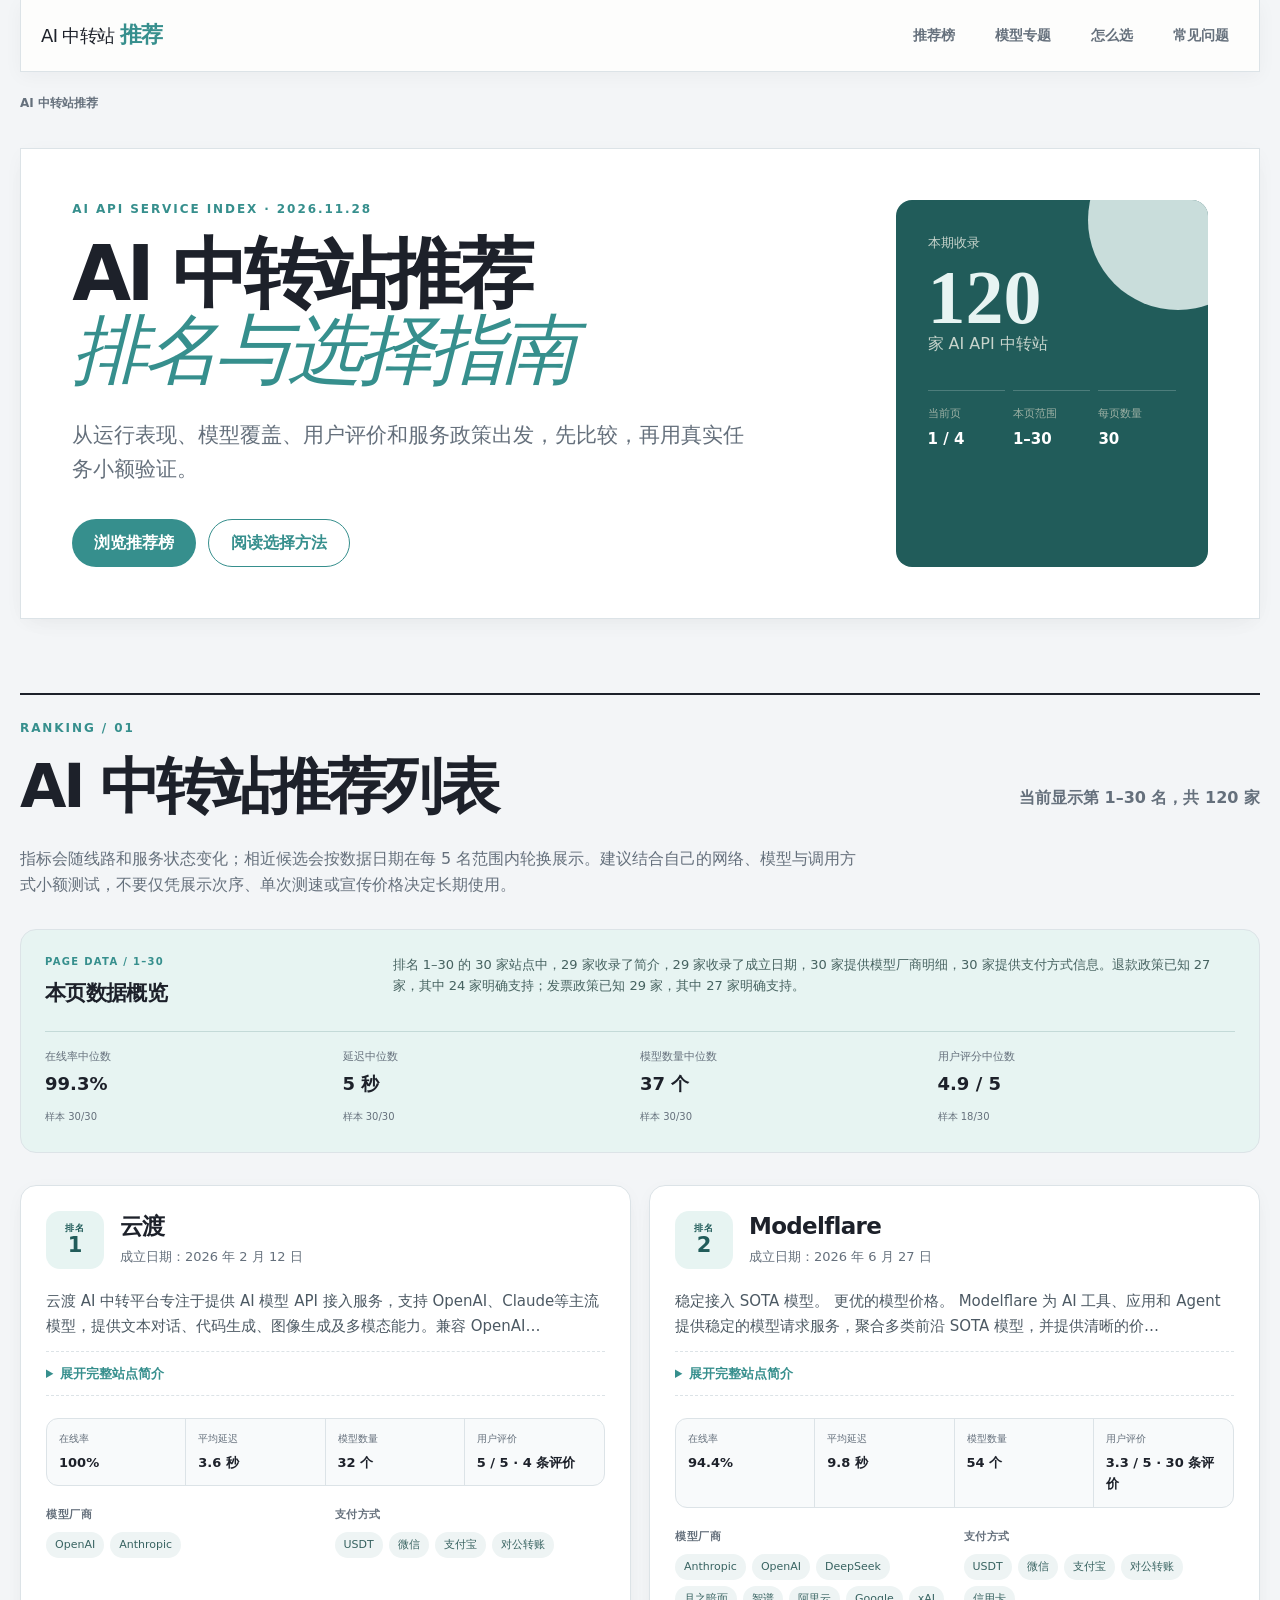
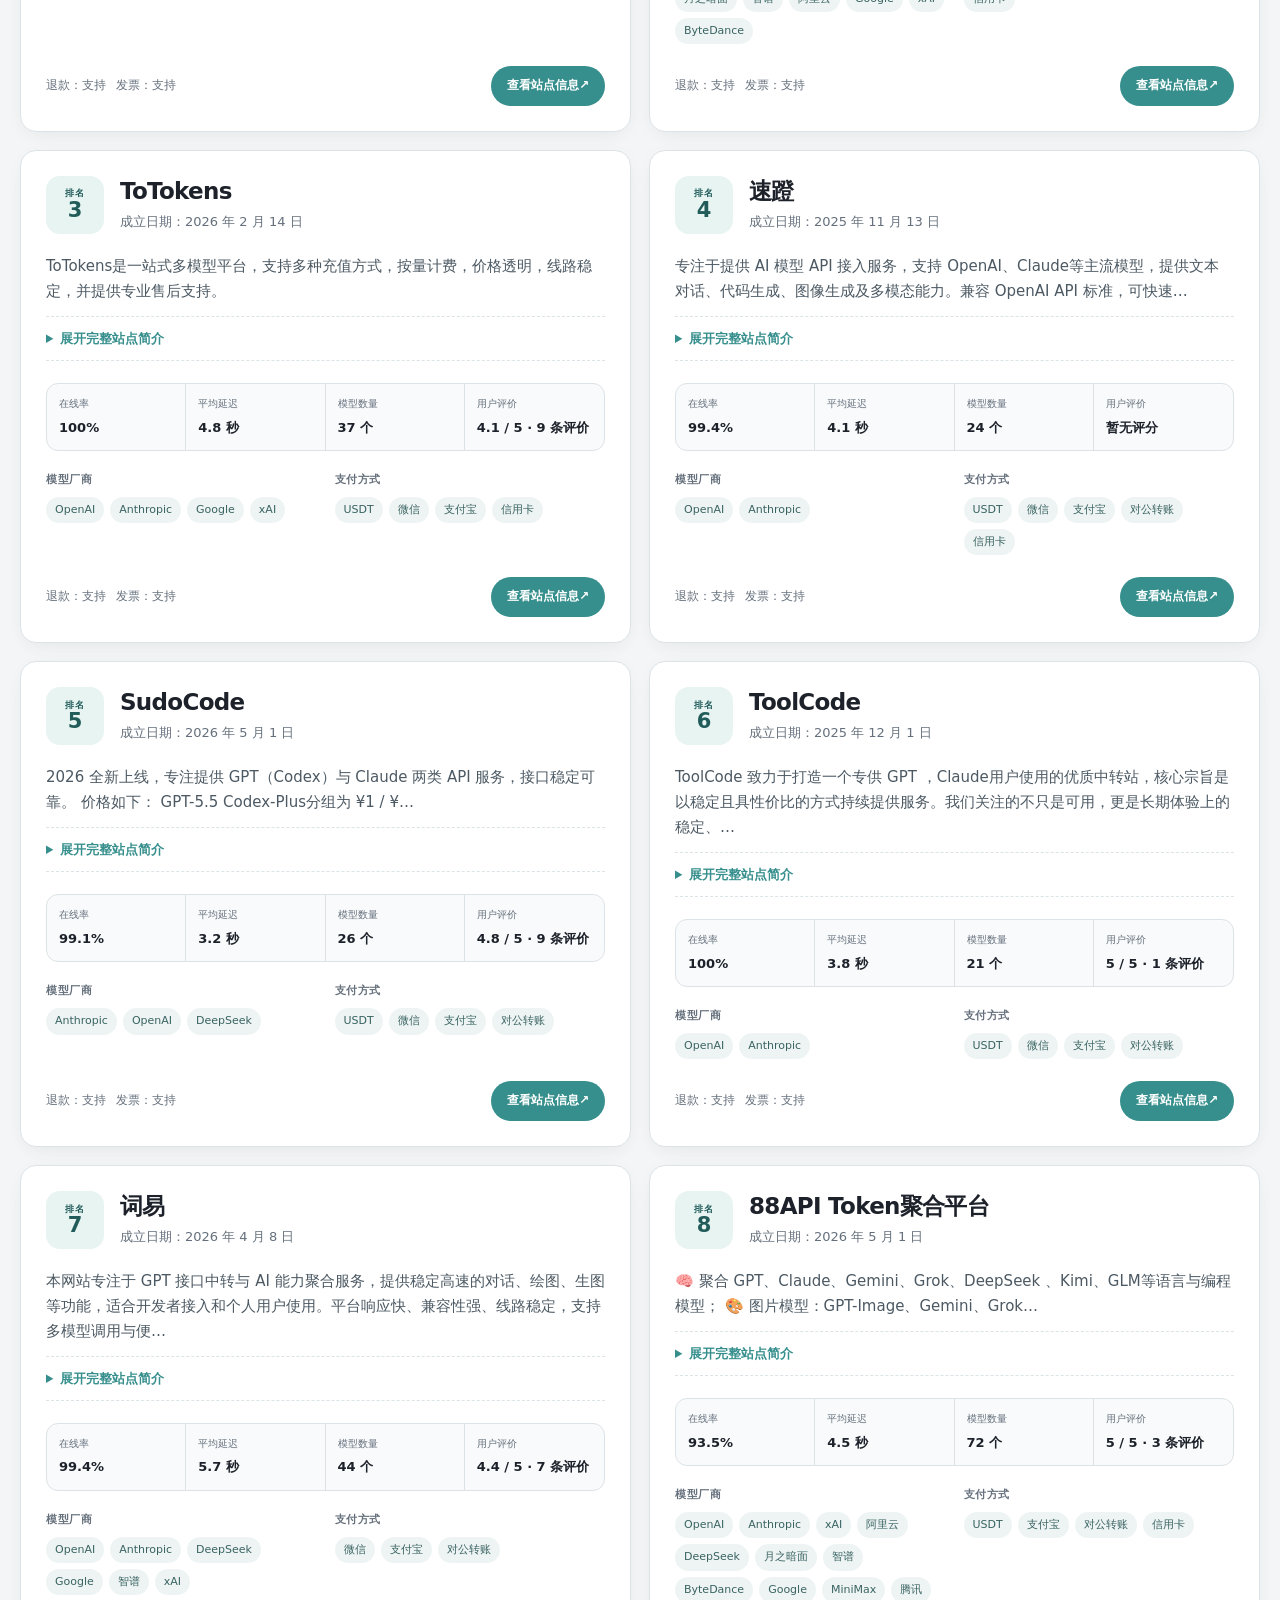
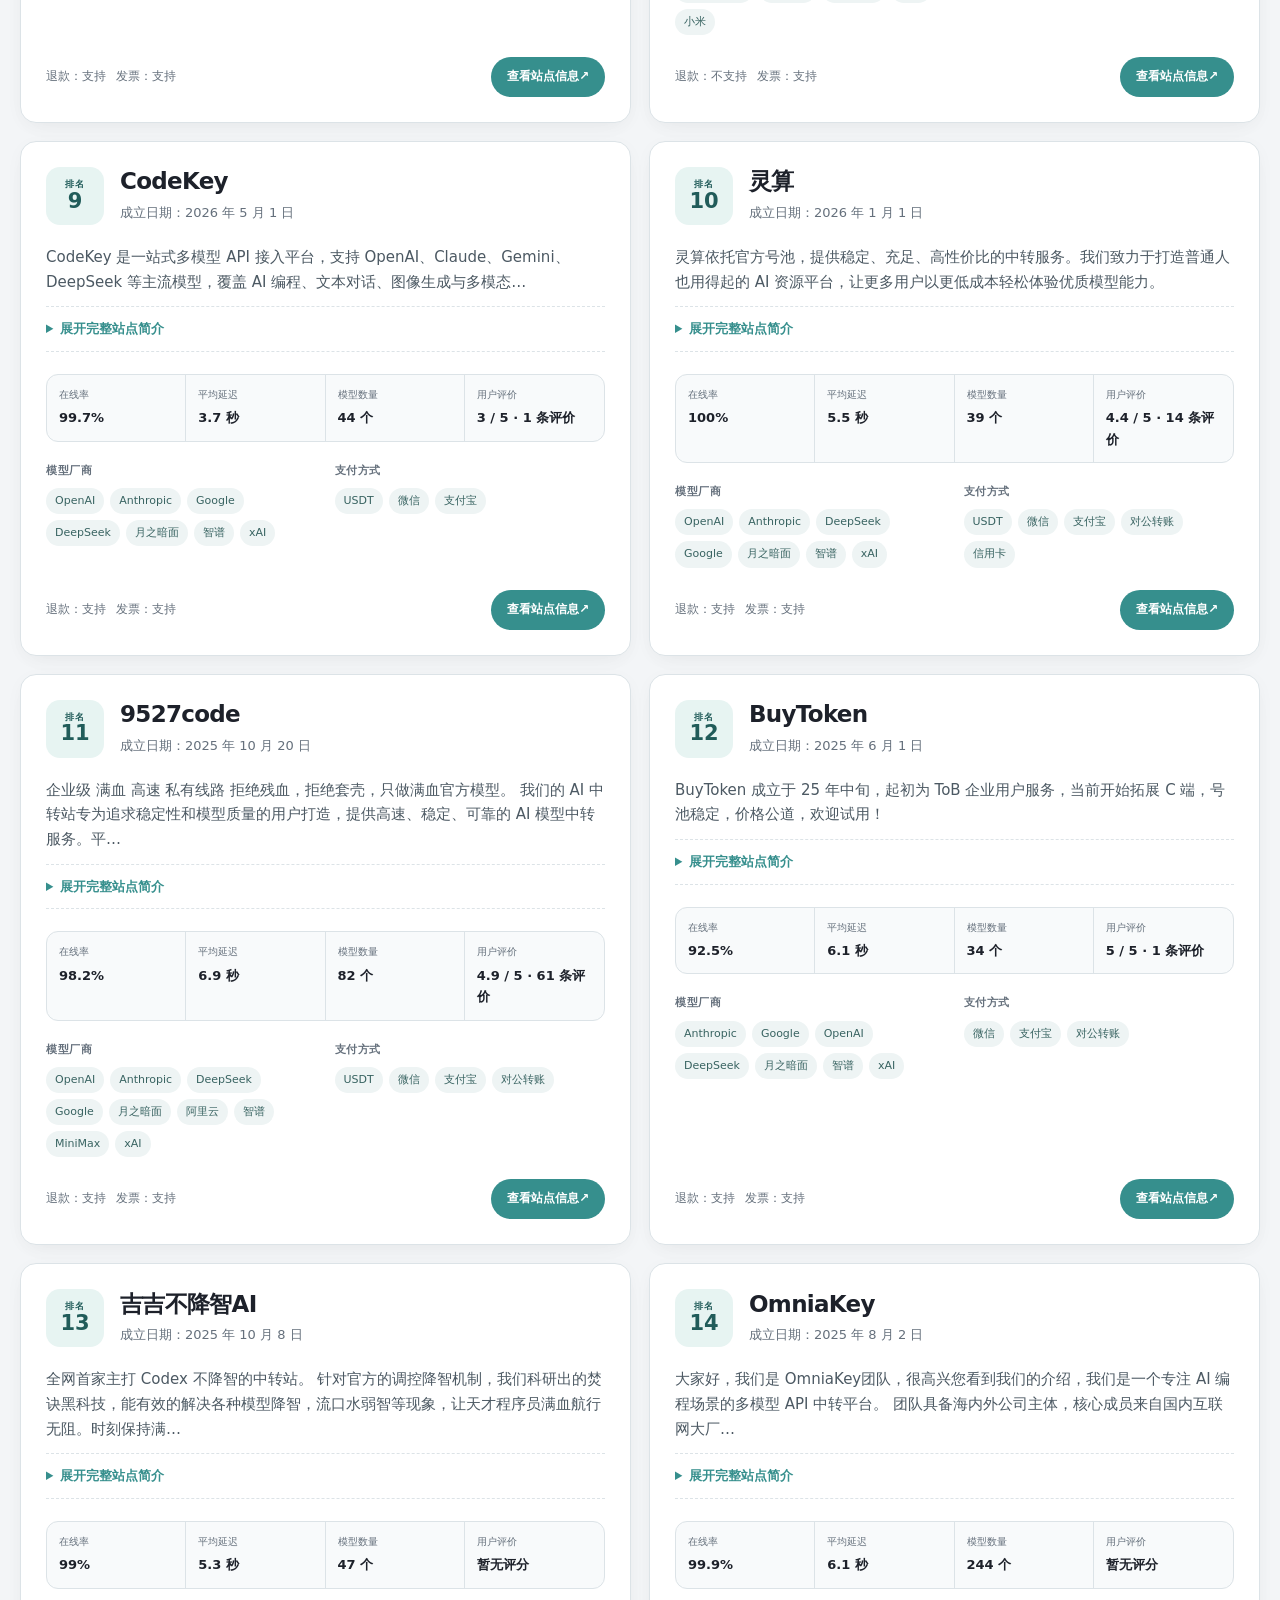
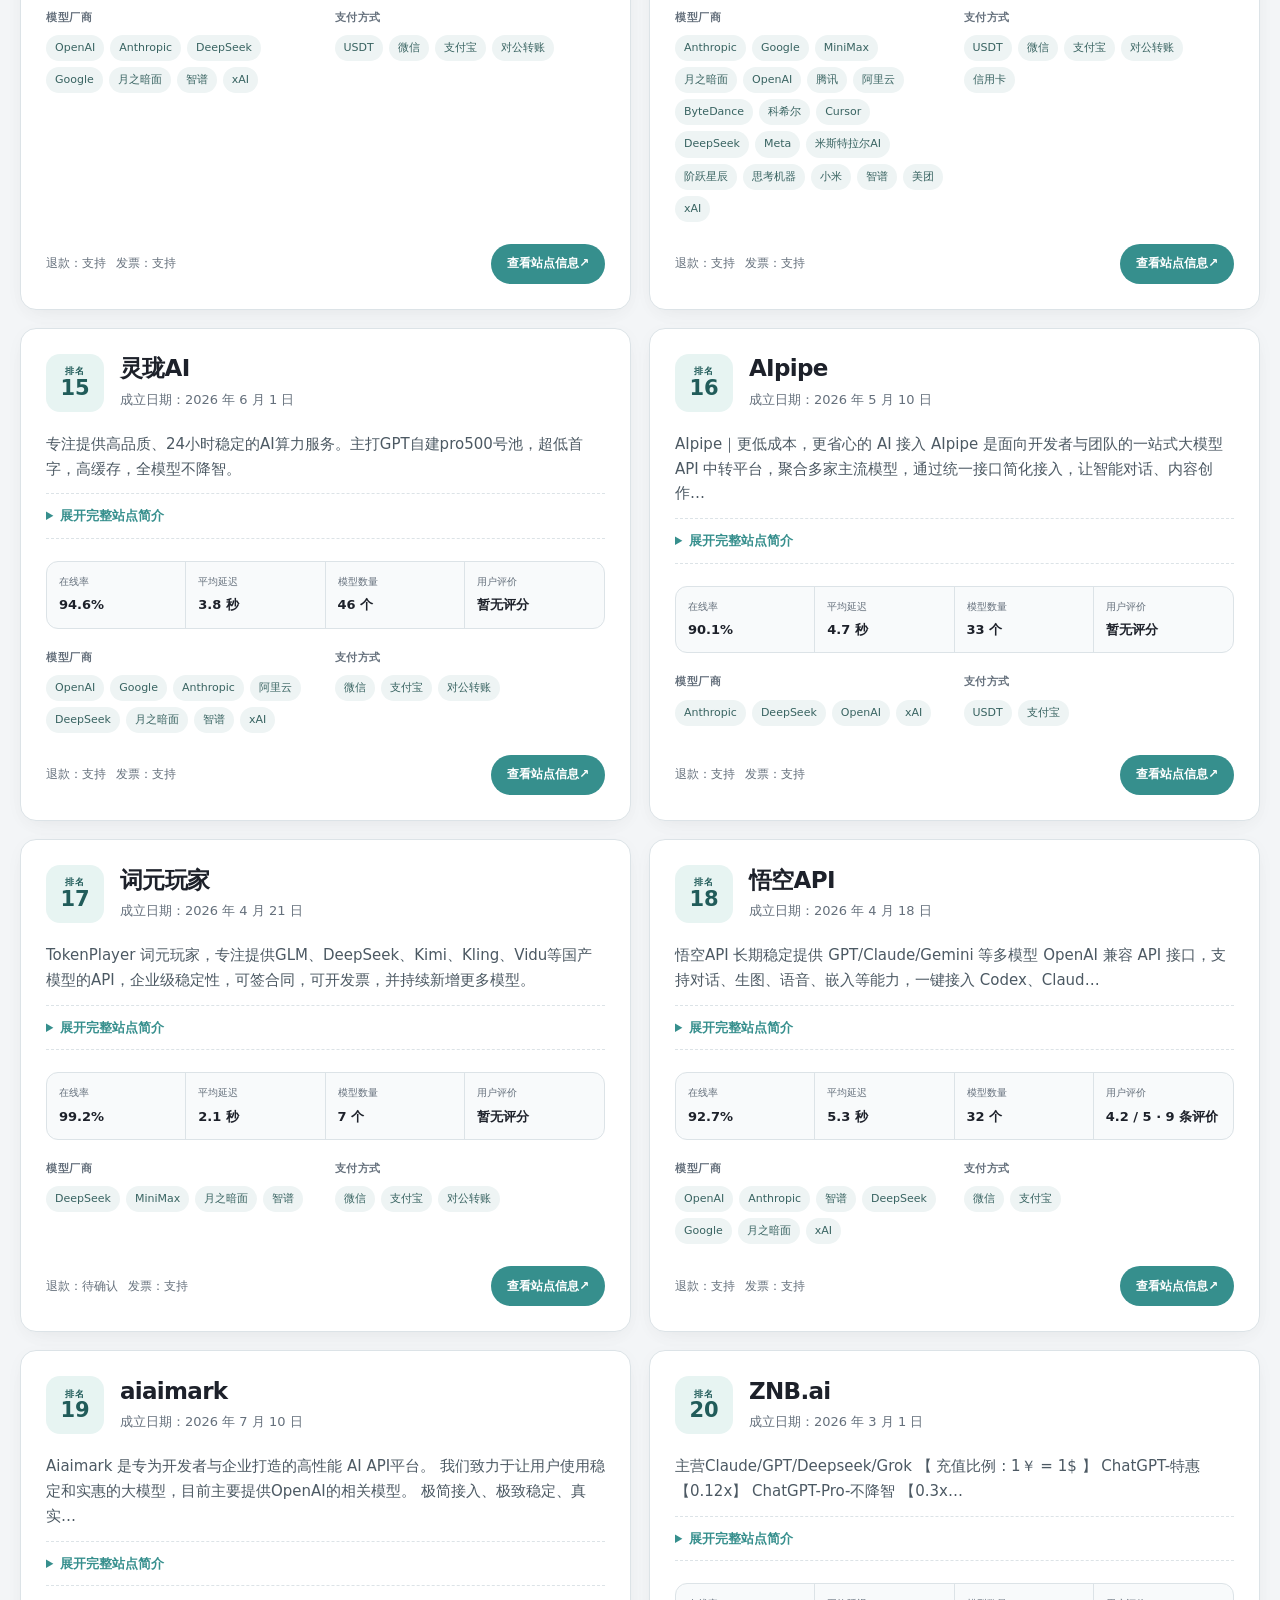
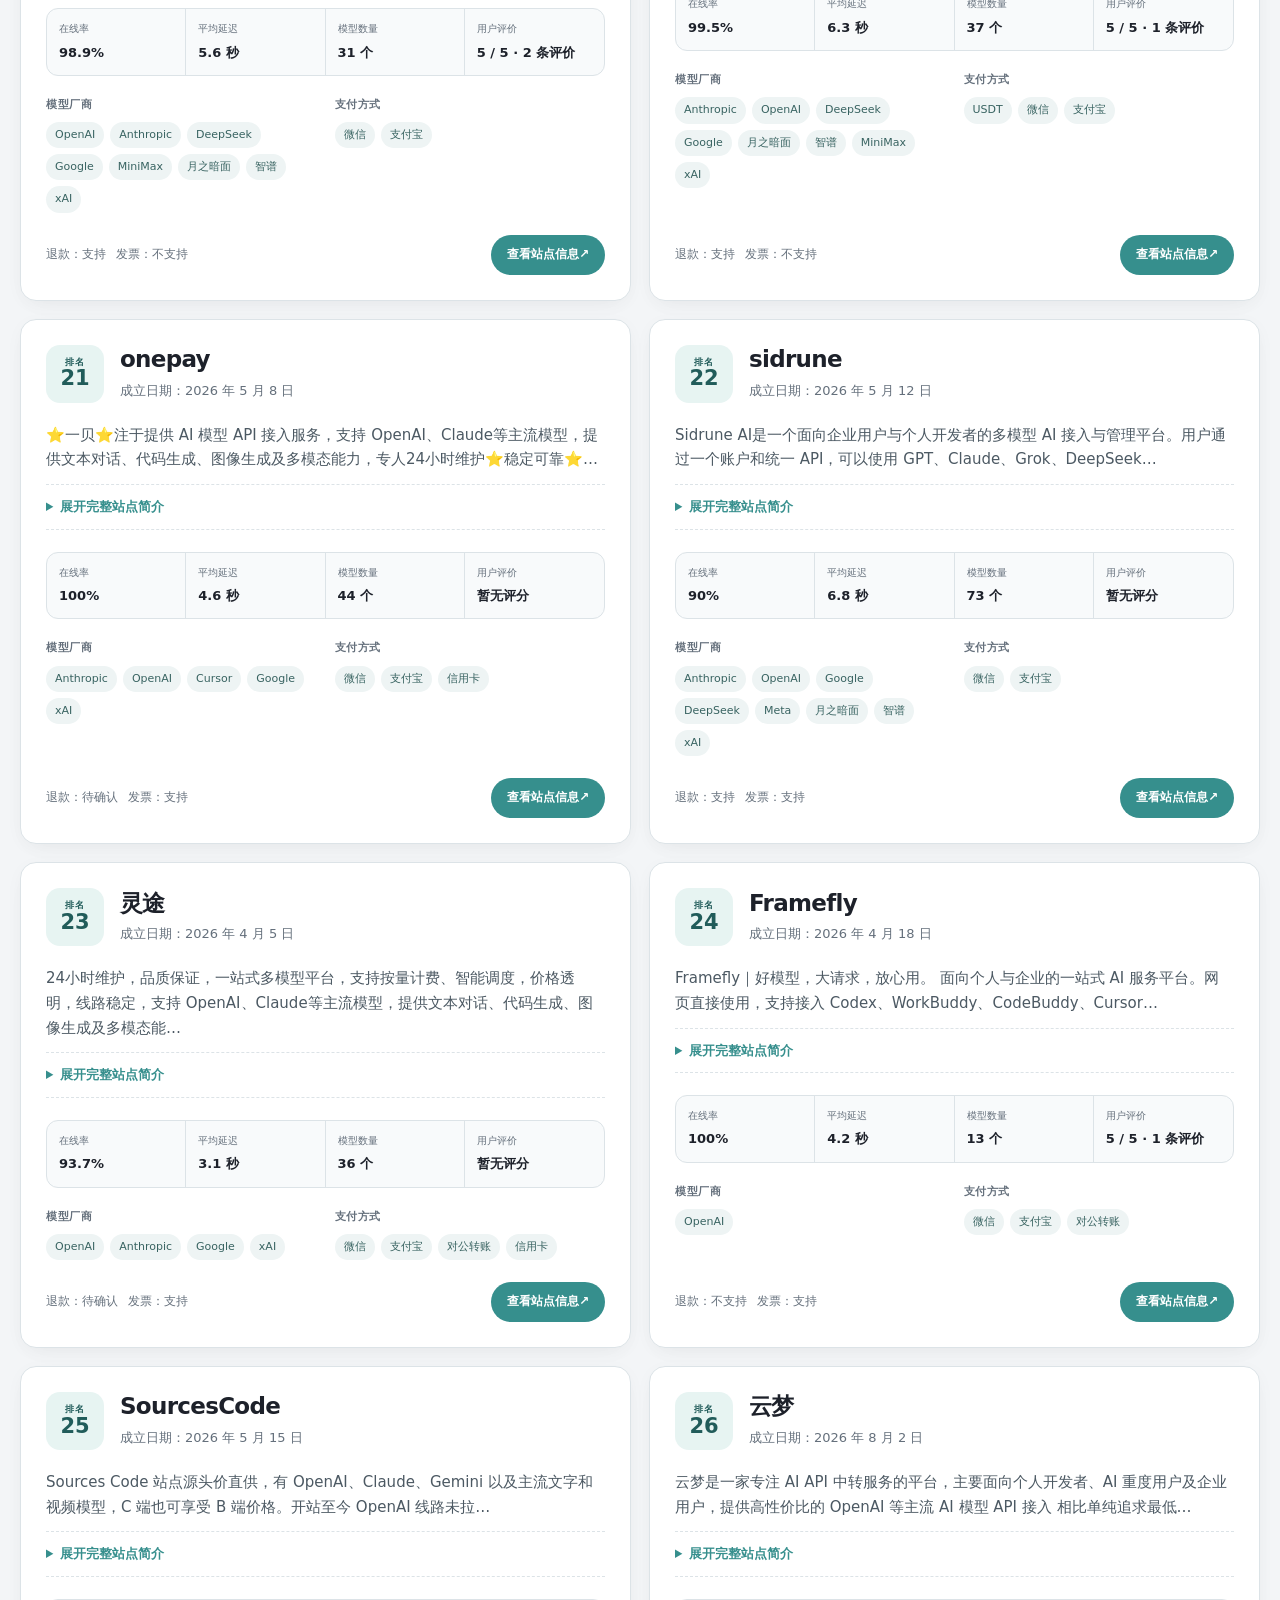
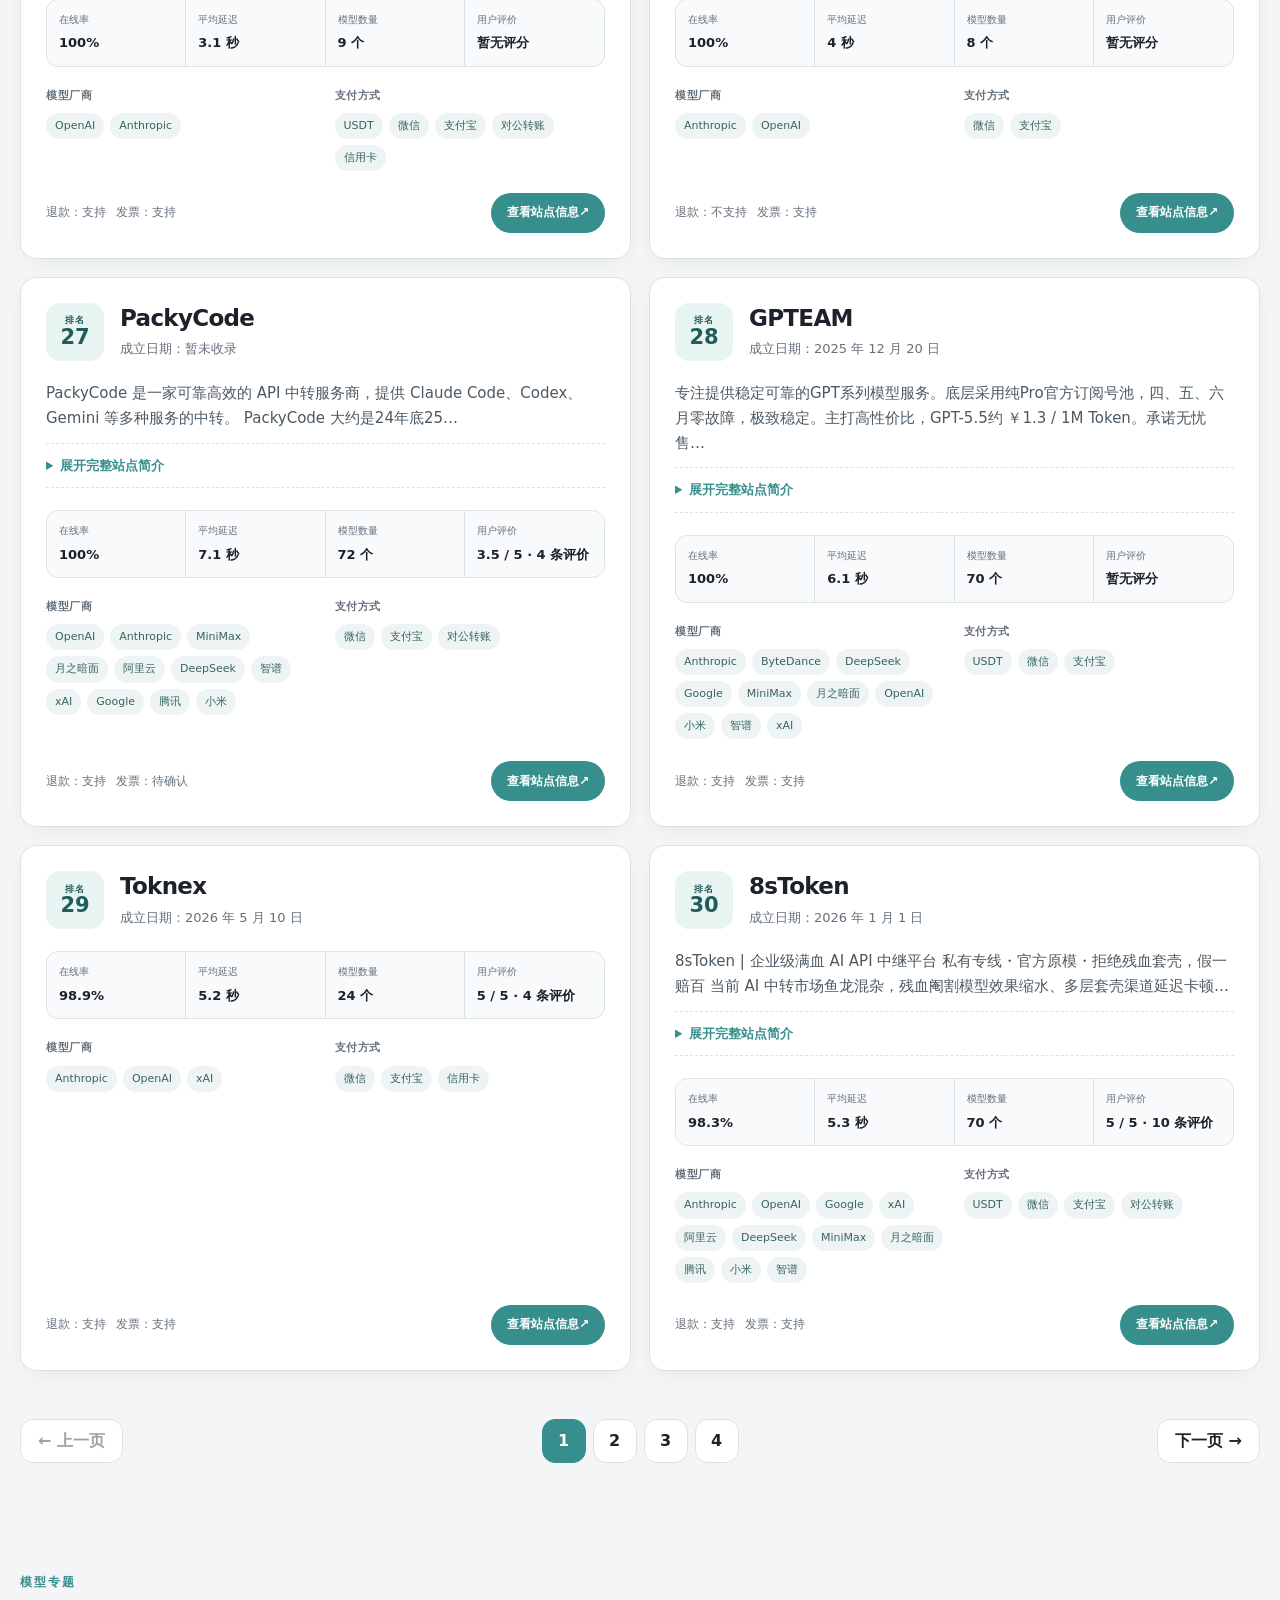
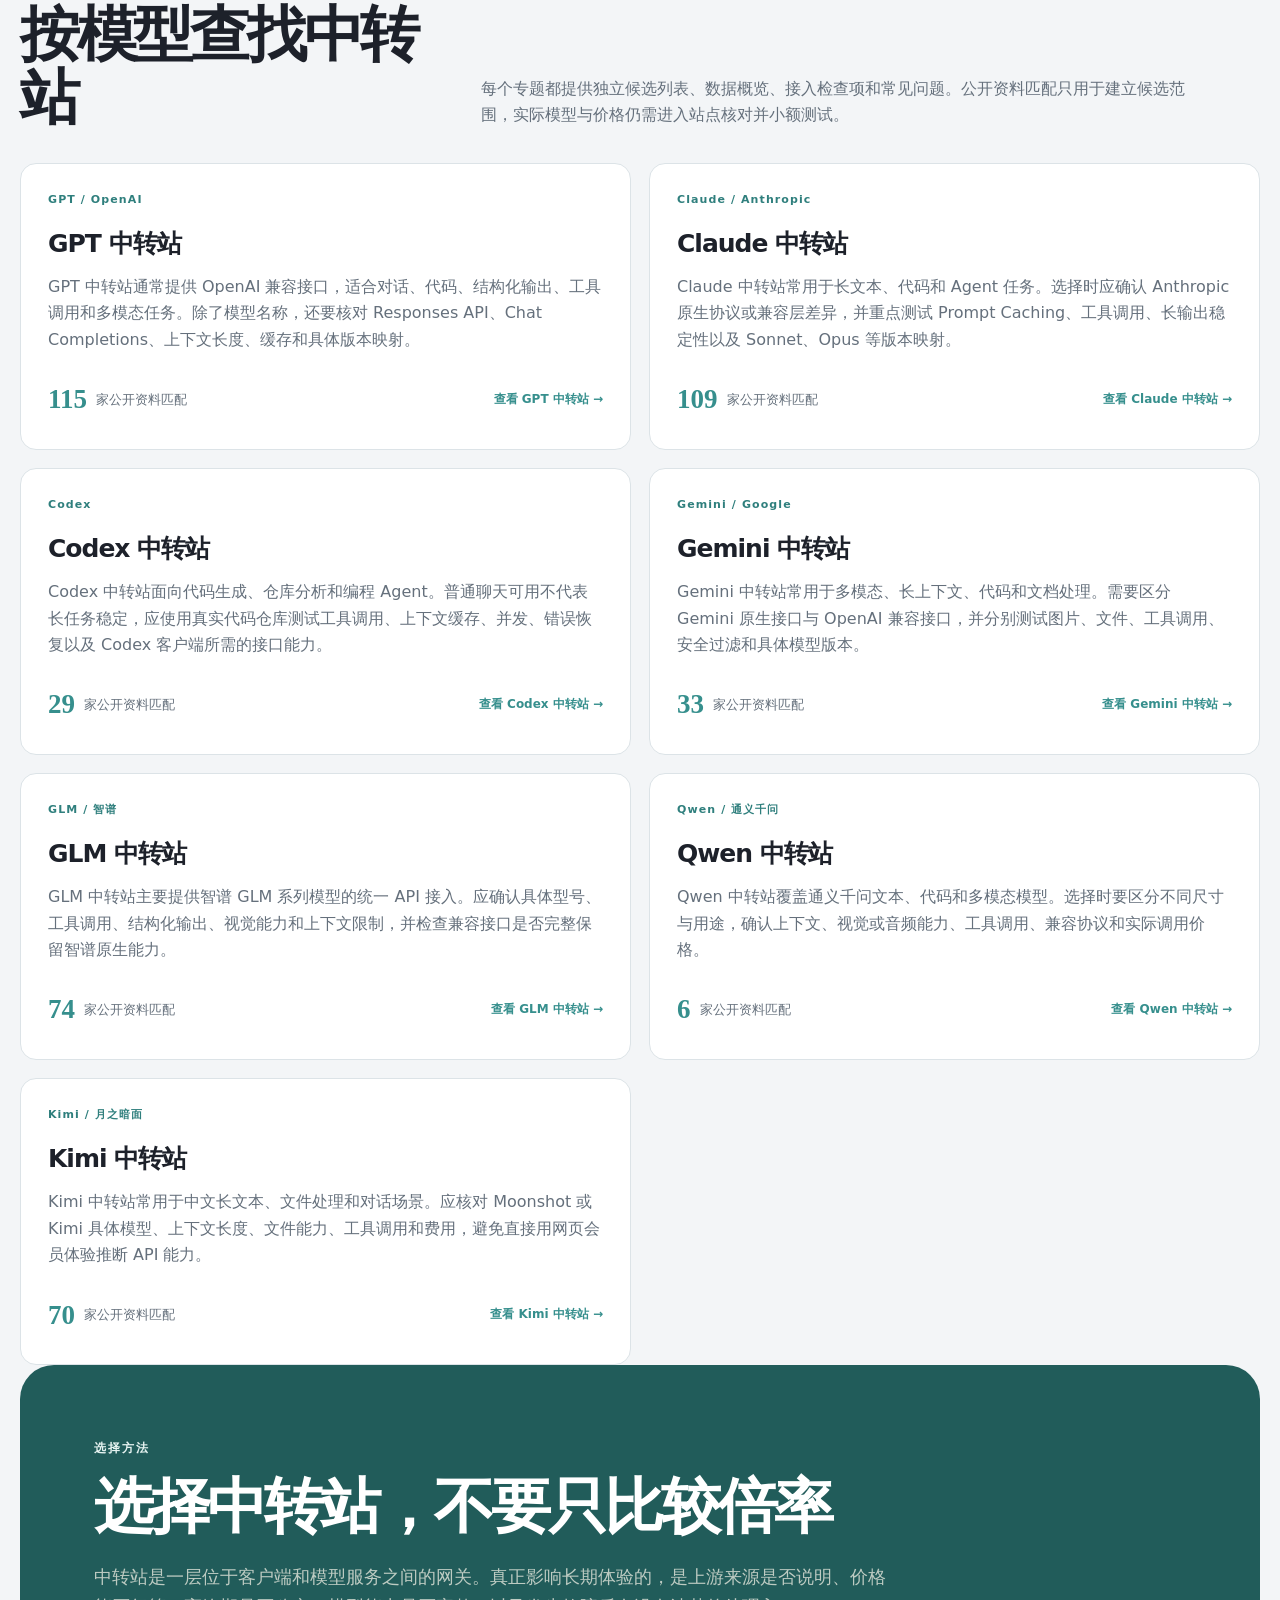
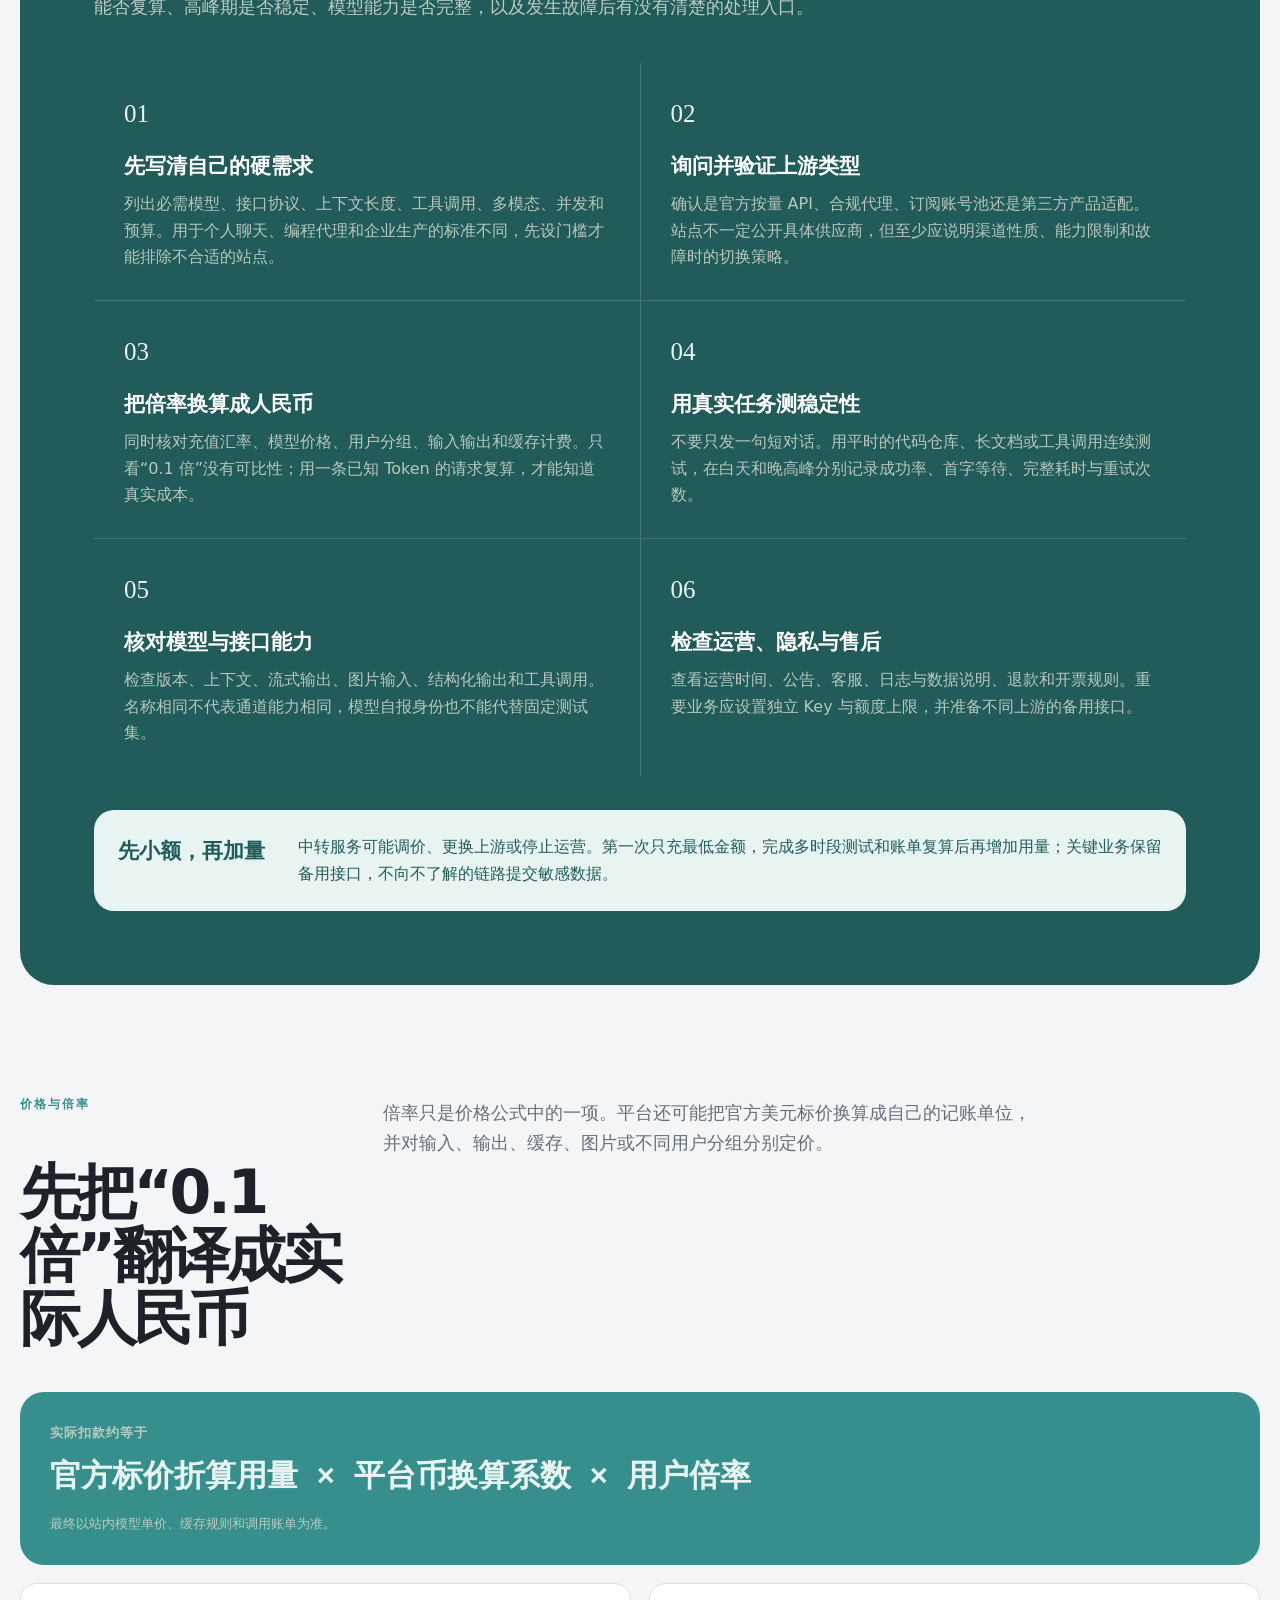
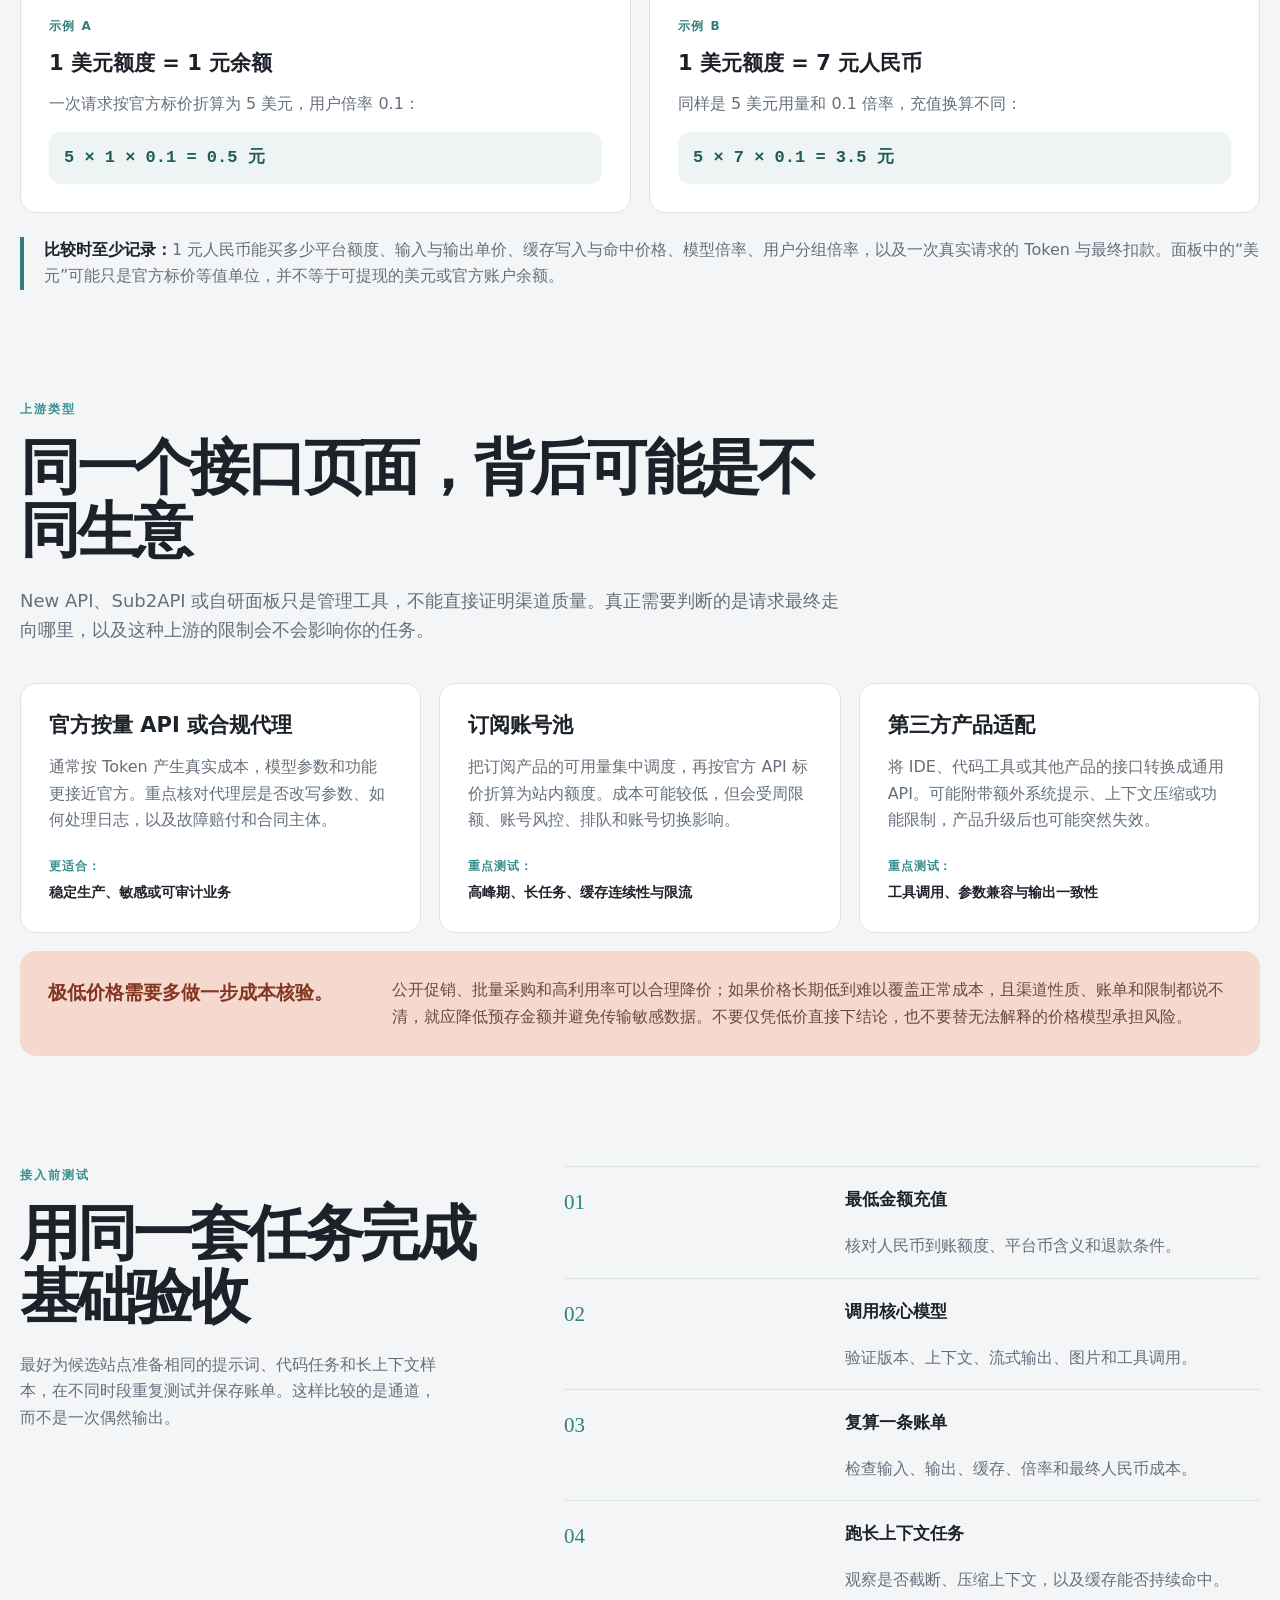
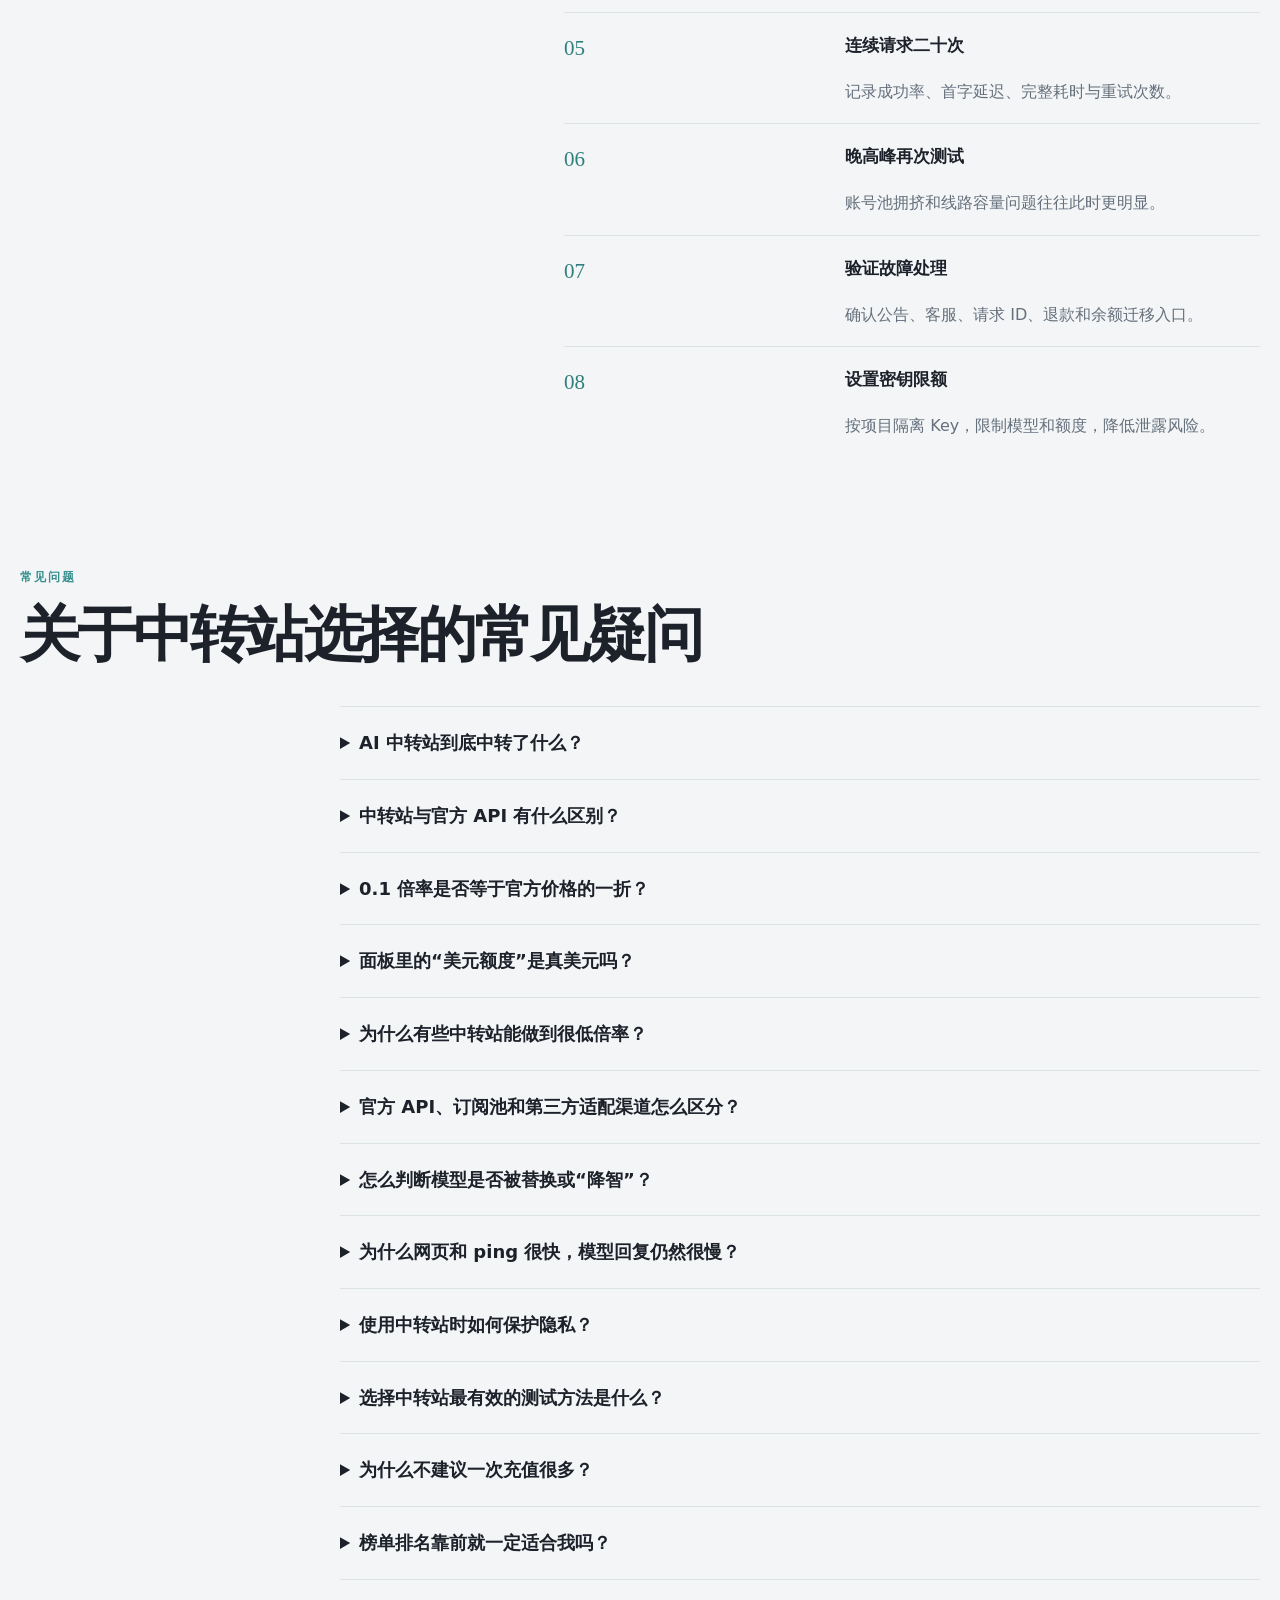
<file: index.html>
<!doctype html><html lang="zh-CN"><head><meta charset="utf-8" /><meta name="viewport" content="width=device-width, initial-scale=1" /><title>AI 中转站推荐｜120 家 API 中转站排名、对比与选择指南</title><meta name="description" content="AI 中转站推荐收录 120 家 API 中转站，静态对比在线率、响应延迟、模型覆盖、支付方式与服务政策，并提供计费、安全和接入测试指南。" /><meta name="robots" content="index, follow, max-image-preview:large, max-snippet:-1" /><meta name="theme-color" content="#f3f5f7" /><meta property="og:type" content="website" /><meta property="og:title" content="AI 中转站推荐｜120 家 API 中转站排名、对比与选择指南" /><meta property="og:description" content="AI 中转站推荐收录 120 家 API 中转站，静态对比在线率、响应延迟、模型覆盖、支付方式与服务政策，并提供计费、安全和接入测试指南。" /><meta property="og:url" content="https://aizhongzhuanzhan.github.io/" /><meta property="og:site_name" content="AI 中转站推荐" /><meta property="og:locale" content="zh_CN" /><meta property="og:image" content="https://aizhongzhuanzhan.github.io/assets/og-image.svg" /><meta name="twitter:card" content="summary_large_image" /><meta name="twitter:title" content="AI 中转站推荐｜120 家 API 中转站排名、对比与选择指南" /><meta name="twitter:description" content="AI 中转站推荐收录 120 家 API 中转站，静态对比在线率、响应延迟、模型覆盖、支付方式与服务政策，并提供计费、安全和接入测试指南。" /><meta name="twitter:image" content="https://aizhongzhuanzhan.github.io/assets/og-image.svg" /><link rel="canonical" href="https://aizhongzhuanzhan.github.io/" /><link rel="alternate" hreflang="zh-CN" href="https://aizhongzhuanzhan.github.io/" /><link rel="next" href="https://aizhongzhuanzhan.github.io/page/2/" /><link rel="icon" href="./assets/favicon.svg" type="image/svg+xml" /><link rel="stylesheet" href="./assets/styles.min.css" /><script type="application/ld+json">{"@context":"https://schema.org","@graph":[{"@type":"WebSite","@id":"https://aizhongzhuanzhan.github.io/#website","url":"https://aizhongzhuanzhan.github.io/","name":"AI 中转站推荐","description":"AI API 中转站排名、服务指标与选择指南。","inLanguage":"zh-CN"},{"@type":"CollectionPage","@id":"https://aizhongzhuanzhan.github.io/#webpage","url":"https://aizhongzhuanzhan.github.io/","name":"AI 中转站推荐｜120 家 API 中转站排名、对比与选择指南","description":"AI 中转站推荐收录 120 家 API 中转站，静态对比在线率、响应延迟、模型覆盖、支付方式与服务政策，并提供计费、安全和接入测试指南。","inLanguage":"zh-CN","dateModified":"2026-11-28","isPartOf":{"@id":"https://aizhongzhuanzhan.github.io/#website"},"breadcrumb":{"@id":"https://aizhongzhuanzhan.github.io/#breadcrumb"},"mainEntity":{"@id":"https://aizhongzhuanzhan.github.io/#ranking"},"hasPart":[{"@id":"https://aizhongzhuanzhan.github.io/gpt-zhongzhuanzhan/#webpage"},{"@id":"https://aizhongzhuanzhan.github.io/claude-zhongzhuanzhan/#webpage"},{"@id":"https://aizhongzhuanzhan.github.io/codex-zhongzhuanzhan/#webpage"},{"@id":"https://aizhongzhuanzhan.github.io/gemini-zhongzhuanzhan/#webpage"},{"@id":"https://aizhongzhuanzhan.github.io/glm-zhongzhuanzhan/#webpage"},{"@id":"https://aizhongzhuanzhan.github.io/qwen-zhongzhuanzhan/#webpage"},{"@id":"https://aizhongzhuanzhan.github.io/kimi-zhongzhuanzhan/#webpage"}]},{"@type":"BreadcrumbList","@id":"https://aizhongzhuanzhan.github.io/#breadcrumb","itemListElement":[{"@type":"ListItem","position":1,"name":"AI 中转站推荐","item":"https://aizhongzhuanzhan.github.io/"}]},{"@type":"ItemList","@id":"https://aizhongzhuanzhan.github.io/#ranking","name":"AI 中转站推荐","numberOfItems":120,"itemListOrder":"https://schema.org/ItemListOrderAscending","itemListElement":[{"@type":"ListItem","position":1,"item":{"@type":"Service","name":"云渡","url":"https://www.hvoyai.com/sites/yundulol/","description":"综合排名第 1；成立日期 2026-02-12；在线率 100%；平均延迟 3.6 秒；收录模型 32 个；用户评分 5/5（4 条评价）；退款政策：支持；发票政策：支持。"}},{"@type":"ListItem","position":2,"item":{"@type":"Service","name":"Modelflare","url":"https://www.hvoyai.com/sites/originmodelflaredev/","description":"综合排名第 2；成立日期 2026-06-27；在线率 94.4%；平均延迟 9.8 秒；收录模型 54 个；用户评分 3.3/5（30 条评价）；退款政策：支持；发票政策：支持。"}},{"@type":"ListItem","position":3,"item":{"@type":"Service","name":"ToTokens","url":"https://www.hvoyai.com/sites/totokenscc/","description":"综合排名第 3；成立日期 2026-02-14；在线率 100%；平均延迟 4.8 秒；收录模型 37 个；用户评分 4.1/5（9 条评价）；退款政策：支持；发票政策：支持。"}},{"@type":"ListItem","position":4,"item":{"@type":"Service","name":"速蹬","url":"https://www.hvoyai.com/sites/sudengcc/","description":"综合排名第 4；成立日期 2025-11-13；在线率 99.4%；平均延迟 4.1 秒；收录模型 24 个；退款政策：支持；发票政策：支持。"}},{"@type":"ListItem","position":5,"item":{"@type":"Service","name":"SudoCode","url":"https://www.hvoyai.com/sites/sudocodechat/","description":"综合排名第 5；成立日期 2026-05-01；在线率 99.1%；平均延迟 3.2 秒；收录模型 26 个；用户评分 4.8/5（9 条评价）；退款政策：支持；发票政策：支持。"}},{"@type":"ListItem","position":6,"item":{"@type":"Service","name":"ToolCode","url":"https://www.hvoyai.com/sites/toolcodecc/","description":"综合排名第 6；成立日期 2025-12-01；在线率 100%；平均延迟 3.8 秒；收录模型 21 个；用户评分 5/5（1 条评价）；退款政策：支持；发票政策：支持。"}},{"@type":"ListItem","position":7,"item":{"@type":"Service","name":"词易","url":"https://www.hvoyai.com/sites/chiyicncom/","description":"综合排名第 7；成立日期 2026-04-08；在线率 99.4%；平均延迟 5.7 秒；收录模型 44 个；用户评分 4.4/5（7 条评价）；退款政策：支持；发票政策：支持。"}},{"@type":"ListItem","position":8,"item":{"@type":"Service","name":"88API Token聚合平台","url":"https://www.hvoyai.com/sites/88apiai/","description":"综合排名第 8；成立日期 2026-05-01；在线率 93.5%；平均延迟 4.5 秒；收录模型 72 个；用户评分 5/5（3 条评价）；退款政策：不支持；发票政策：支持。"}},{"@type":"ListItem","position":9,"item":{"@type":"Service","name":"CodeKey","url":"https://www.hvoyai.com/sites/codekeyai/","description":"综合排名第 9；成立日期 2026-05-01；在线率 99.7%；平均延迟 3.7 秒；收录模型 44 个；用户评分 3/5（1 条评价）；退款政策：支持；发票政策：支持。"}},{"@type":"ListItem","position":10,"item":{"@type":"Service","name":"灵算","url":"https://www.hvoyai.com/sites/lingsuansi/","description":"综合排名第 10；成立日期 2026-01-01；在线率 100%；平均延迟 5.5 秒；收录模型 39 个；用户评分 4.4/5（14 条评价）；退款政策：支持；发票政策：支持。"}},{"@type":"ListItem","position":11,"item":{"@type":"Service","name":"9527code","url":"https://www.hvoyai.com/sites/9527codes/","description":"综合排名第 11；成立日期 2025-10-20；在线率 98.2%；平均延迟 6.9 秒；收录模型 82 个；用户评分 4.9/5（61 条评价）；退款政策：支持；发票政策：支持。"}},{"@type":"ListItem","position":12,"item":{"@type":"Service","name":"BuyToken","url":"https://www.hvoyai.com/sites/buytokenwork/","description":"综合排名第 12；成立日期 2025-06-01；在线率 92.5%；平均延迟 6.1 秒；收录模型 34 个；用户评分 5/5（1 条评价）；退款政策：支持；发票政策：支持。"}},{"@type":"ListItem","position":13,"item":{"@type":"Service","name":"吉吉不降智AI","url":"https://www.hvoyai.com/sites/jijicc/","description":"综合排名第 13；成立日期 2025-10-08；在线率 99%；平均延迟 5.3 秒；收录模型 47 个；退款政策：支持；发票政策：支持。"}},{"@type":"ListItem","position":14,"item":{"@type":"Service","name":"OmniaKey","url":"https://www.hvoyai.com/sites/omniakeycom/","description":"综合排名第 14；成立日期 2025-08-02；在线率 99.9%；平均延迟 6.1 秒；收录模型 244 个；退款政策：支持；发票政策：支持。"}},{"@type":"ListItem","position":15,"item":{"@type":"Service","name":"灵珑AI","url":"https://www.hvoyai.com/sites/linlongscom/","description":"综合排名第 15；成立日期 2026-06-01；在线率 94.6%；平均延迟 3.8 秒；收录模型 46 个；退款政策：支持；发票政策：支持。"}},{"@type":"ListItem","position":16,"item":{"@type":"Service","name":"AIpipe","url":"https://www.hvoyai.com/sites/aipipepro/","description":"综合排名第 16；成立日期 2026-05-10；在线率 90.1%；平均延迟 4.7 秒；收录模型 33 个；退款政策：支持；发票政策：支持。"}},{"@type":"ListItem","position":17,"item":{"@type":"Service","name":"词元玩家","url":"https://www.hvoyai.com/sites/tokenplayercn/","description":"综合排名第 17；成立日期 2026-04-21；在线率 99.2%；平均延迟 2.1 秒；收录模型 7 个；发票政策：支持。"}},{"@type":"ListItem","position":18,"item":{"@type":"Service","name":"悟空API","url":"https://www.hvoyai.com/sites/xaiwkapicom/","description":"综合排名第 18；成立日期 2026-04-18；在线率 92.7%；平均延迟 5.3 秒；收录模型 32 个；用户评分 4.2/5（9 条评价）；退款政策：支持；发票政策：支持。"}},{"@type":"ListItem","position":19,"item":{"@type":"Service","name":"aiaimark","url":"https://www.hvoyai.com/sites/aiaimarkcom/","description":"综合排名第 19；成立日期 2026-07-10；在线率 98.9%；平均延迟 5.6 秒；收录模型 31 个；用户评分 5/5（2 条评价）；退款政策：支持；发票政策：不支持。"}},{"@type":"ListItem","position":20,"item":{"@type":"Service","name":"ZNB.ai","url":"https://www.hvoyai.com/sites/znbcodecom/","description":"综合排名第 20；成立日期 2026-03-01；在线率 99.5%；平均延迟 6.3 秒；收录模型 37 个；用户评分 5/5（1 条评价）；退款政策：支持；发票政策：不支持。"}},{"@type":"ListItem","position":21,"item":{"@type":"Service","name":"onepay","url":"https://www.hvoyai.com/sites/onepayapinet/","description":"综合排名第 21；成立日期 2026-05-08；在线率 100%；平均延迟 4.6 秒；收录模型 44 个；发票政策：支持。"}},{"@type":"ListItem","position":22,"item":{"@type":"Service","name":"sidrune","url":"https://www.hvoyai.com/sites/sidruneai/","description":"综合排名第 22；成立日期 2026-05-12；在线率 90%；平均延迟 6.8 秒；收录模型 73 个；退款政策：支持；发票政策：支持。"}},{"@type":"ListItem","position":23,"item":{"@type":"Service","name":"灵途","url":"https://www.hvoyai.com/sites/lingtuapinet/","description":"综合排名第 23；成立日期 2026-04-05；在线率 93.7%；平均延迟 3.1 秒；收录模型 36 个；发票政策：支持。"}},{"@type":"ListItem","position":24,"item":{"@type":"Service","name":"Framefly","url":"https://www.hvoyai.com/sites/frameflycomcn/","description":"综合排名第 24；成立日期 2026-04-18；在线率 100%；平均延迟 4.2 秒；收录模型 13 个；用户评分 5/5（1 条评价）；退款政策：不支持；发票政策：支持。"}},{"@type":"ListItem","position":25,"item":{"@type":"Service","name":"SourcesCode","url":"https://www.hvoyai.com/sites/sourcesdatacom/","description":"综合排名第 25；成立日期 2026-05-15；在线率 100%；平均延迟 3.1 秒；收录模型 9 个；退款政策：支持；发票政策：支持。"}},{"@type":"ListItem","position":26,"item":{"@type":"Service","name":"云梦","url":"https://www.hvoyai.com/sites/apiyunmengsale/","description":"综合排名第 26；成立日期 2026-08-02；在线率 100%；平均延迟 4 秒；收录模型 8 个；退款政策：不支持；发票政策：支持。"}},{"@type":"ListItem","position":27,"item":{"@type":"Service","name":"PackyCode","url":"https://www.hvoyai.com/sites/packyapiai/","description":"综合排名第 27；在线率 100%；平均延迟 7.1 秒；收录模型 72 个；用户评分 3.5/5（4 条评价）；退款政策：支持。"}},{"@type":"ListItem","position":28,"item":{"@type":"Service","name":"GPTEAM","url":"https://www.hvoyai.com/sites/portalgpteamservicescom/","description":"综合排名第 28；成立日期 2025-12-20；在线率 100%；平均延迟 6.1 秒；收录模型 70 个；退款政策：支持；发票政策：支持。"}},{"@type":"ListItem","position":29,"item":{"@type":"Service","name":"Toknex","url":"https://www.hvoyai.com/sites/toknexme/","description":"综合排名第 29；成立日期 2026-05-10；在线率 98.9%；平均延迟 5.2 秒；收录模型 24 个；用户评分 5/5（4 条评价）；退款政策：支持；发票政策：支持。"}},{"@type":"ListItem","position":30,"item":{"@type":"Service","name":"8sToken","url":"https://www.hvoyai.com/sites/8stokencom/","description":"综合排名第 30；成立日期 2026-01-01；在线率 98.3%；平均延迟 5.3 秒；收录模型 70 个；用户评分 5/5（10 条评价）；退款政策：支持；发票政策：支持。"}}]},{"@type":"FAQPage","@id":"https://aizhongzhuanzhan.github.io/#faq","mainEntity":[{"@type":"Question","name":"AI 中转站到底中转了什么？","acceptedAnswer":{"@type":"Answer","text":"中转站通常不训练模型，而是位于客户端和模型服务之间，负责 API Key 鉴权、余额结算、限流、渠道调度、日志以及接口格式转换。用户把请求发给中转站后，后台选择一条可用上游，再把模型结果返回。\n\n因此一次调用可能经过站点和它接入的二级渠道。链路越长，稳定性、隐私和故障定位越依赖运营方。"}},{"@type":"Question","name":"中转站与官方 API 有什么区别？","acceptedAnswer":{"@type":"Answer","text":"官方 API 的请求和账单直接进入模型厂商；中转站则多了一层第三方网关，通常更容易使用人民币付款，也能用一个密钥接入多个厂商。\n\n代价是模型来源、参数支持、日志保留、服务连续性和余额安全不再只由模型厂商决定。商业或敏感任务应优先选择能说明数据处理方式和上游类型的服务。"}},{"@type":"Question","name":"0.1 倍率是否等于官方价格的一折？","acceptedAnswer":{"@type":"Answer","text":"不一定。实际扣款通常约等于官方标价折算用量 × 平台币换算系数 × 用户或分组倍率，还可能分别计算输入、输出、缓存写入、缓存命中、图片等项目。\n\n如果 1 美元标价额度记作 1 元余额，5 美元用量按 0.1 倍扣 0.5 元；如果 1 美元额度要用 7 元人民币购买，同样 0.1 倍会扣 3.5 元。比较价格必须同时看充值换算和完整账单。"}},{"@type":"Question","name":"面板里的“美元额度”是真美元吗？","acceptedAnswer":{"@type":"Answer","text":"不一定。很多面板中的美元符号只是按照官方 API 标价记录的计费单位，不代表平台持有等额官方余额，也不代表可以提现。\n\n尤其是订阅池渠道，站点可能把订阅实际跑出的请求换算成“如果走官方 API 值多少美元”，再按倍率扣除站内余额。充值前应先确认 1 元人民币能买多少单位以及余额的退款规则。"}},{"@type":"Question","name":"为什么有些中转站能做到很低倍率？","acceptedAnswer":{"@type":"Answer","text":"批量采购、区域价格、公开促销、较高资源利用率和订阅池都可能降低成本，低价本身不能直接证明有问题。\n\n但长期远低于正常成本且不说明来源时，应把短期优惠、账号池波动、第三方产品适配甚至来源异常纳入风险判断。价格模型算不通，通常意味着稳定性、数据或余额风险被转移给了用户。"}},{"@type":"Question","name":"官方 API、订阅池和第三方适配渠道怎么区分？","acceptedAnswer":{"@type":"Answer","text":"只看前端面板无法可靠判断。可以查看站点是否明确标注渠道类型，并测试上下文上限、缓存、工具调用、图片输入、流式输出和参数兼容性。\n\n订阅池更容易在额度耗尽或切换账号时波动；第三方适配可能带有额外系统提示、上下文压缩或功能缺失。即使使用同一套开源面板，不同站点的上游和调度质量也可能完全不同。"}},{"@type":"Question","name":"怎么判断模型是否被替换或“降智”？","acceptedAnswer":{"@type":"Answer","text":"不要依赖模型自报身份，因为回答可能只是复述系统上下文。更可靠的方法是准备固定测试集，长期比较代码能力、上下文上限、工具调用、结构化输出、视觉能力和响应特征。\n\n如果复杂任务持续明显偏离官方表现，应保留请求 ID 和账单记录，换时间、换通道复测，再向站点确认是否存在模型映射、参数改写或上下文压缩。"}},{"@type":"Question","name":"为什么网页和 ping 很快，模型回复仍然很慢？","acceptedAnswer":{"@type":"Answer","text":"域名可能使用 CDN，ping 到的是离你较近的边缘节点，并不是中转程序或模型上游。完整延迟还包括网关处理、排队、上游网络、模型推理和流式传输。\n\n应分别记录首字时间、完整响应时间、失败率和晚高峰波动，而不是只看网页打开速度或一次 ping。"}},{"@type":"Question","name":"使用中转站时如何保护隐私？","acceptedAnswer":{"@type":"Answer","text":"默认按“站点可能接触请求和响应内容”来评估风险。不要提交账号密码、私钥、客户资料、未公开代码和其他不必要的敏感数据；可先脱敏，并为不同项目使用独立 Key 和额度上限。\n\n企业场景还应核对日志保留、数据用途、删除机制、运营主体和合同责任。无法确认链路时，敏感业务更适合官方 API 或可审计的合规服务。"}},{"@type":"Question","name":"选择中转站最有效的测试方法是什么？","acceptedAnswer":{"@type":"Answer","text":"先确定必需模型、协议和预算，再以最低金额充值。使用自己的真实任务，在白天和晚高峰各连续测试，核对成功率、首字延迟、长上下文、缓存、工具调用和单次账单。\n\n不要只问一句“你好”。短对话无法暴露账号池切换、上下文截断、缓存失效和复杂参数不兼容等问题。"}},{"@type":"Question","name":"为什么不建议一次充值很多？","acceptedAnswer":{"@type":"Answer","text":"中转服务会受到上游政策、账号风控、线路、经营状况和价格调整影响，站内余额通常也不具备与银行存款相同的保障。\n\n更稳妥的做法是按近期用量充值，为关键业务准备不同上游的备用接口，并提前确认退款、迁移和故障公告规则。"}},{"@type":"Question","name":"榜单排名靠前就一定适合我吗？","acceptedAnswer":{"@type":"Answer","text":"不一定。榜单用于缩小范围，不能替代具体场景验收。编程工具更关注长任务、缓存和工具调用；图片、音视频或长文档任务还要测试文件限制、多模态能力和超时策略。\n\n先写清自己的硬性需求和不能接受的风险，再结合榜单指标选择候选站点，最后用同一组真实任务横向比较。"}}]}]}</script><script>var _hmt = _hmt || [];(function() {var hm = document.createElement("script");hm.src = "https://hm.baidu.com/hm.js?a95d0c92950541b137908250283f3d91";var s = document.getElementsByTagName("script")[0];s.parentNode.insertBefore(hm, s);})();</script></head><body><a class="skip-link" href="#main">跳到主要内容</a><header class="topbar"><a class="wordmark" href="./" aria-label="AI 中转站推荐首页"><span>AI 中转站</span><strong>推荐</strong></a><nav aria-label="主要导航"><a href="./#ranking">推荐榜</a><a href="./#topics">模型专题</a><a href="./#guide">怎么选</a><a href="./#faq">常见问题</a></nav></header><main id="main"><nav class="breadcrumbs" aria-label="面包屑"><span aria-current="page">AI 中转站推荐</span></nav><section class="hero"><div class="hero__copy"><p class="eyebrow">AI API SERVICE INDEX · 2026.11.28</p><h1>AI 中转站推荐<br /><em>排名与选择指南</em></h1><p class="hero-copy">从运行表现、模型覆盖、用户评价和服务政策出发，先比较，再用真实任务小额验证。</p><div class="hero-actions"><a href="#ranking">浏览推荐榜</a><a href="#guide">阅读选择方法</a></div></div><aside class="hero__panel" aria-label="榜单概览"><p>本期收录</p><strong>120</strong><span>家 AI API 中转站</span><dl><div><dt>当前页</dt><dd>1 / 4</dd></div><div><dt>本页范围</dt><dd>1–30</dd></div><div><dt>每页数量</dt><dd>30</dd></div></dl></aside></section><section class="ranking" id="ranking" aria-labelledby="ranking-title"><div class="ranking-head"><div><p>RANKING / 01</p><h2 id="ranking-title">AI 中转站推荐列表</h2></div><p>当前显示第 1–30 名，共 120 家</p></div><p class="ranking-note">指标会随线路和服务状态变化；相近候选会按数据日期在每 5 名范围内轮换展示。建议结合自己的网络、模型与调用方式小额测试，不要仅凭展示次序、单次测速或宣传价格决定长期使用。</p><section class="page-analysis" aria-labelledby="page-analysis-title"><div class="page-analysis__head"><div><p>PAGE DATA / 1–30</p><h3 id="page-analysis-title">本页数据概览</h3></div><p>排名 1–30 的 30 家站点中，29 家收录了简介，29 家收录了成立日期，30 家提供模型厂商明细，30 家提供支付方式信息。退款政策已知 27 家，其中 24 家明确支持；发票政策已知 29 家，其中 27 家明确支持。</p></div><dl class="analysis-grid"><div><dt>在线率中位数</dt><dd>99.3%</dd><small>样本 30/30</small></div><div><dt>延迟中位数</dt><dd>5 秒</dd><small>样本 30/30</small></div><div><dt>模型数量中位数</dt><dd>37 个</dd><small>样本 30/30</small></div><div><dt>用户评分中位数</dt><dd>4.9 / 5</dd><small>样本 18/30</small></div></dl></section><div class="station-list"><article class="station-card" id="rank-1" aria-labelledby="station-1"><div class="station-card__head"><span class="rank-badge"><small>排名</small>1</span><div class="station-title"><h2 id="station-1"><a href="https://www.hvoyai.com/sites/yundulol/" target="_blank" rel="nofollow noopener" referrerpolicy="origin">云渡</a></h2><p>成立日期：2026 年 2 月 12 日</p></div></div><p class="site-summary">云渡 AI 中转平台专注于提供 AI 模型 API 接入服务，支持 OpenAI、Claude等主流模型，提供文本对话、代码生成、图像生成及多模态能力。兼容 OpenAI…</p><details class="site-intro"><summary>展开完整站点简介</summary><div class="site-intro__body"><p>云渡 AI 中转平台专注于提供 AI 模型 API 接入服务，支持 OpenAI、Claude等主流模型，提供文本对话、代码生成、图像生成及多模态能力。兼容 OpenAI API 标准，可快速接入现有项目、客户端及各类 AI 应用。</p></div></details><dl class="metric-grid"><div><dt>在线率</dt><dd>100%</dd></div><div><dt>平均延迟</dt><dd>3.6 秒</dd></div><div><dt>模型数量</dt><dd>32 个</dd></div><div><dt>用户评价</dt><dd>5 / 5 · 4 条评价</dd></div></dl><div class="station-meta"><div><h3>模型厂商</h3><div class="chip-list"><span class="chip">OpenAI</span><span class="chip">Anthropic</span></div></div><div><h3>支付方式</h3><div class="chip-list"><span class="chip">USDT</span><span class="chip">微信</span><span class="chip">支付宝</span><span class="chip">对公转账</span></div></div></div><div class="station-card__foot"><p><span>退款：支持</span><span>发票：支持</span></p><a class="detail-link" href="https://www.hvoyai.com/sites/yundulol/" target="_blank" rel="nofollow noopener" referrerpolicy="origin" aria-label="查看 云渡 的更多信息">查看站点信息 <span aria-hidden="true">↗</span></a></div></article><article class="station-card" id="rank-2" aria-labelledby="station-2"><div class="station-card__head"><span class="rank-badge"><small>排名</small>2</span><div class="station-title"><h2 id="station-2"><a href="https://www.hvoyai.com/sites/originmodelflaredev/" target="_blank" rel="nofollow noopener" referrerpolicy="origin">Modelflare</a></h2><p>成立日期：2026 年 6 月 27 日</p></div></div><p class="site-summary">稳定接入 SOTA 模型。 更优的模型价格。 Modelflare 为 AI 工具、应用和 Agent 提供稳定的模型请求服务，聚合多类前沿 SOTA 模型，并提供清晰的价…</p><details class="site-intro"><summary>展开完整站点简介</summary><div class="site-intro__body"><p>稳定接入 SOTA 模型。</p><p>更优的模型价格。</p><p>Modelflare 为 AI 工具、应用和 Agent 提供稳定的模型请求服务，聚合多类前沿 SOTA 模型，并提供清晰的价格、用量与请求状态。</p></div></details><dl class="metric-grid"><div><dt>在线率</dt><dd>94.4%</dd></div><div><dt>平均延迟</dt><dd>9.8 秒</dd></div><div><dt>模型数量</dt><dd>54 个</dd></div><div><dt>用户评价</dt><dd>3.3 / 5 · 30 条评价</dd></div></dl><div class="station-meta"><div><h3>模型厂商</h3><div class="chip-list"><span class="chip">Anthropic</span><span class="chip">OpenAI</span><span class="chip">DeepSeek</span><span class="chip">月之暗面</span><span class="chip">智谱</span><span class="chip">阿里云</span><span class="chip">Google</span><span class="chip">xAI</span><span class="chip">ByteDance</span></div></div><div><h3>支付方式</h3><div class="chip-list"><span class="chip">USDT</span><span class="chip">微信</span><span class="chip">支付宝</span><span class="chip">对公转账</span><span class="chip">信用卡</span></div></div></div><div class="station-card__foot"><p><span>退款：支持</span><span>发票：支持</span></p><a class="detail-link" href="https://www.hvoyai.com/sites/originmodelflaredev/" target="_blank" rel="nofollow noopener" referrerpolicy="origin" aria-label="查看 Modelflare 的更多信息">查看站点信息 <span aria-hidden="true">↗</span></a></div></article><article class="station-card" id="rank-3" aria-labelledby="station-3"><div class="station-card__head"><span class="rank-badge"><small>排名</small>3</span><div class="station-title"><h2 id="station-3"><a href="https://www.hvoyai.com/sites/totokenscc/" target="_blank" rel="nofollow noopener" referrerpolicy="origin">ToTokens</a></h2><p>成立日期：2026 年 2 月 14 日</p></div></div><p class="site-summary">ToTokens是一站式多模型平台，支持多种充值方式，按量计费，价格透明，线路稳定，并提供专业售后支持。</p><details class="site-intro"><summary>展开完整站点简介</summary><div class="site-intro__body"><p>ToTokens是一站式多模型平台，支持多种充值方式，按量计费，价格透明，线路稳定，并提供专业售后支持。</p></div></details><dl class="metric-grid"><div><dt>在线率</dt><dd>100%</dd></div><div><dt>平均延迟</dt><dd>4.8 秒</dd></div><div><dt>模型数量</dt><dd>37 个</dd></div><div><dt>用户评价</dt><dd>4.1 / 5 · 9 条评价</dd></div></dl><div class="station-meta"><div><h3>模型厂商</h3><div class="chip-list"><span class="chip">OpenAI</span><span class="chip">Anthropic</span><span class="chip">Google</span><span class="chip">xAI</span></div></div><div><h3>支付方式</h3><div class="chip-list"><span class="chip">USDT</span><span class="chip">微信</span><span class="chip">支付宝</span><span class="chip">信用卡</span></div></div></div><div class="station-card__foot"><p><span>退款：支持</span><span>发票：支持</span></p><a class="detail-link" href="https://www.hvoyai.com/sites/totokenscc/" target="_blank" rel="nofollow noopener" referrerpolicy="origin" aria-label="查看 ToTokens 的更多信息">查看站点信息 <span aria-hidden="true">↗</span></a></div></article><article class="station-card" id="rank-4" aria-labelledby="station-4"><div class="station-card__head"><span class="rank-badge"><small>排名</small>4</span><div class="station-title"><h2 id="station-4"><a href="https://www.hvoyai.com/sites/sudengcc/" target="_blank" rel="nofollow noopener" referrerpolicy="origin">速蹬</a></h2><p>成立日期：2025 年 11 月 13 日</p></div></div><p class="site-summary">专注于提供 AI 模型 API 接入服务，支持 OpenAI、Claude等主流模型，提供文本对话、代码生成、图像生成及多模态能力。兼容 OpenAI API 标准，可快速…</p><details class="site-intro"><summary>展开完整站点简介</summary><div class="site-intro__body"><p>专注于提供 AI 模型 API 接入服务，支持 OpenAI、Claude等主流模型，提供文本对话、代码生成、图像生成及多模态能力。兼容 OpenAI API 标准，可快速接入现有项目、客户端及各类 AI 应用。1比1充值，不搞低价引流套路，不满意随时包退。</p></div></details><dl class="metric-grid"><div><dt>在线率</dt><dd>99.4%</dd></div><div><dt>平均延迟</dt><dd>4.1 秒</dd></div><div><dt>模型数量</dt><dd>24 个</dd></div><div><dt>用户评价</dt><dd>暂无评分</dd></div></dl><div class="station-meta"><div><h3>模型厂商</h3><div class="chip-list"><span class="chip">OpenAI</span><span class="chip">Anthropic</span></div></div><div><h3>支付方式</h3><div class="chip-list"><span class="chip">USDT</span><span class="chip">微信</span><span class="chip">支付宝</span><span class="chip">对公转账</span><span class="chip">信用卡</span></div></div></div><div class="station-card__foot"><p><span>退款：支持</span><span>发票：支持</span></p><a class="detail-link" href="https://www.hvoyai.com/sites/sudengcc/" target="_blank" rel="nofollow noopener" referrerpolicy="origin" aria-label="查看 速蹬 的更多信息">查看站点信息 <span aria-hidden="true">↗</span></a></div></article><article class="station-card" id="rank-5" aria-labelledby="station-5"><div class="station-card__head"><span class="rank-badge"><small>排名</small>5</span><div class="station-title"><h2 id="station-5"><a href="https://www.hvoyai.com/sites/sudocodechat/" target="_blank" rel="nofollow noopener" referrerpolicy="origin">SudoCode</a></h2><p>成立日期：2026 年 5 月 1 日</p></div></div><p class="site-summary">2026 全新上线，专注提供 GPT（Codex）与 Claude 两类 API 服务，接口稳定可靠。 价格如下： GPT-5.5 Codex-Plus分组为 ¥1 / ¥…</p><details class="site-intro"><summary>展开完整站点简介</summary><div class="site-intro__body"><p>2026 全新上线，专注提供 GPT（Codex）与 Claude 两类 API 服务，接口稳定可靠。</p><p>价格如下：</p><p>GPT-5.5 Codex-Plus分组为 ¥1 / ¥6（输入 / 输出）每百万 Token；</p><p>Opus 4.8 CC-Max分组为 ¥7 / ¥35（输入 / 输出）每百万 Token。</p><p>新用户注册可领取 10 元 Codex 日卡体验。</p><p>支持开具发票，可对公转账。</p></div></details><dl class="metric-grid"><div><dt>在线率</dt><dd>99.1%</dd></div><div><dt>平均延迟</dt><dd>3.2 秒</dd></div><div><dt>模型数量</dt><dd>26 个</dd></div><div><dt>用户评价</dt><dd>4.8 / 5 · 9 条评价</dd></div></dl><div class="station-meta"><div><h3>模型厂商</h3><div class="chip-list"><span class="chip">Anthropic</span><span class="chip">OpenAI</span><span class="chip">DeepSeek</span></div></div><div><h3>支付方式</h3><div class="chip-list"><span class="chip">USDT</span><span class="chip">微信</span><span class="chip">支付宝</span><span class="chip">对公转账</span></div></div></div><div class="station-card__foot"><p><span>退款：支持</span><span>发票：支持</span></p><a class="detail-link" href="https://www.hvoyai.com/sites/sudocodechat/" target="_blank" rel="nofollow noopener" referrerpolicy="origin" aria-label="查看 SudoCode 的更多信息">查看站点信息 <span aria-hidden="true">↗</span></a></div></article><article class="station-card" id="rank-6" aria-labelledby="station-6"><div class="station-card__head"><span class="rank-badge"><small>排名</small>6</span><div class="station-title"><h2 id="station-6"><a href="https://www.hvoyai.com/sites/toolcodecc/" target="_blank" rel="nofollow noopener" referrerpolicy="origin">ToolCode</a></h2><p>成立日期：2025 年 12 月 1 日</p></div></div><p class="site-summary">ToolCode 致力于打造一个专供 GPT ，Claude用户使用的优质中转站，核心宗旨是以稳定且具性价比的方式持续提供服务。我们关注的不只是可用，更是长期体验上的稳定、…</p><details class="site-intro"><summary>展开完整站点简介</summary><div class="site-intro__body"><p>ToolCode 致力于打造一个专供 GPT ，Claude用户使用的优质中转站，核心宗旨是以稳定且具性价比的方式持续提供服务。我们关注的不只是可用，更是长期体验上的稳定、响应效率和使用成本，让个人用户和团队用户都能用更合理的价格，获得更安心、更顺畅的 GPT，Claude服务体验。</p></div></details><dl class="metric-grid"><div><dt>在线率</dt><dd>100%</dd></div><div><dt>平均延迟</dt><dd>3.8 秒</dd></div><div><dt>模型数量</dt><dd>21 个</dd></div><div><dt>用户评价</dt><dd>5 / 5 · 1 条评价</dd></div></dl><div class="station-meta"><div><h3>模型厂商</h3><div class="chip-list"><span class="chip">OpenAI</span><span class="chip">Anthropic</span></div></div><div><h3>支付方式</h3><div class="chip-list"><span class="chip">USDT</span><span class="chip">微信</span><span class="chip">支付宝</span><span class="chip">对公转账</span></div></div></div><div class="station-card__foot"><p><span>退款：支持</span><span>发票：支持</span></p><a class="detail-link" href="https://www.hvoyai.com/sites/toolcodecc/" target="_blank" rel="nofollow noopener" referrerpolicy="origin" aria-label="查看 ToolCode 的更多信息">查看站点信息 <span aria-hidden="true">↗</span></a></div></article><article class="station-card" id="rank-7" aria-labelledby="station-7"><div class="station-card__head"><span class="rank-badge"><small>排名</small>7</span><div class="station-title"><h2 id="station-7"><a href="https://www.hvoyai.com/sites/chiyicncom/" target="_blank" rel="nofollow noopener" referrerpolicy="origin">词易</a></h2><p>成立日期：2026 年 4 月 8 日</p></div></div><p class="site-summary">本网站专注于 GPT 接口中转与 AI 能力聚合服务，提供稳定高速的对话、绘图、生图等功能，适合开发者接入和个人用户使用。平台响应快、兼容性强、线路稳定，支持多模型调用与便…</p><details class="site-intro"><summary>展开完整站点简介</summary><div class="site-intro__body"><p>本网站专注于 GPT 接口中转与 AI 能力聚合服务，提供稳定高速的对话、绘图、生图等功能，适合开发者接入和个人用户使用。平台响应快、兼容性强、线路稳定，支持多模型调用与便捷管理，价格透明，售后及时，持续保障服务可用性与使用体验。</p></div></details><dl class="metric-grid"><div><dt>在线率</dt><dd>99.4%</dd></div><div><dt>平均延迟</dt><dd>5.7 秒</dd></div><div><dt>模型数量</dt><dd>44 个</dd></div><div><dt>用户评价</dt><dd>4.4 / 5 · 7 条评价</dd></div></dl><div class="station-meta"><div><h3>模型厂商</h3><div class="chip-list"><span class="chip">OpenAI</span><span class="chip">Anthropic</span><span class="chip">DeepSeek</span><span class="chip">Google</span><span class="chip">智谱</span><span class="chip">xAI</span></div></div><div><h3>支付方式</h3><div class="chip-list"><span class="chip">微信</span><span class="chip">支付宝</span><span class="chip">对公转账</span></div></div></div><div class="station-card__foot"><p><span>退款：支持</span><span>发票：支持</span></p><a class="detail-link" href="https://www.hvoyai.com/sites/chiyicncom/" target="_blank" rel="nofollow noopener" referrerpolicy="origin" aria-label="查看 词易 的更多信息">查看站点信息 <span aria-hidden="true">↗</span></a></div></article><article class="station-card" id="rank-8" aria-labelledby="station-8"><div class="station-card__head"><span class="rank-badge"><small>排名</small>8</span><div class="station-title"><h2 id="station-8"><a href="https://www.hvoyai.com/sites/88apiai/" target="_blank" rel="nofollow noopener" referrerpolicy="origin">88API Token聚合平台</a></h2><p>成立日期：2026 年 5 月 1 日</p></div></div><p class="site-summary">🧠 聚合 GPT、Claude、Gemini、Grok、DeepSeek 、Kimi、GLM等语言与编程模型； 🎨 图片模型：GPT-Image、Gemini、Grok…</p><details class="site-intro"><summary>展开完整站点简介</summary><div class="site-intro__body"><p>🧠 聚合 GPT、Claude、Gemini、Grok、DeepSeek 、Kimi、GLM等语言与编程模型；</p><p>🎨 图片模型：GPT-Image、Gemini、Grok 等；</p><p>🎬 视频模型：Seedance、Veo、MiniMax Hailuo H3、Kling、Grok 等；</p><p>🎙️ 语音能力：Whisper、TTS 等。从文案、出图、改图，到视频生成与配音</p><p>🎁新用户注册送体验额度，可以检测模型能力。站内有人工客服值守！</p><p>👉海外企业资质运营 稳定不跑路 提供正规发票 充值比例1:1</p></div></details><dl class="metric-grid"><div><dt>在线率</dt><dd>93.5%</dd></div><div><dt>平均延迟</dt><dd>4.5 秒</dd></div><div><dt>模型数量</dt><dd>72 个</dd></div><div><dt>用户评价</dt><dd>5 / 5 · 3 条评价</dd></div></dl><div class="station-meta"><div><h3>模型厂商</h3><div class="chip-list"><span class="chip">OpenAI</span><span class="chip">Anthropic</span><span class="chip">xAI</span><span class="chip">阿里云</span><span class="chip">DeepSeek</span><span class="chip">月之暗面</span><span class="chip">智谱</span><span class="chip">ByteDance</span><span class="chip">Google</span><span class="chip">MiniMax</span><span class="chip">腾讯</span><span class="chip">小米</span></div></div><div><h3>支付方式</h3><div class="chip-list"><span class="chip">USDT</span><span class="chip">支付宝</span><span class="chip">对公转账</span><span class="chip">信用卡</span></div></div></div><div class="station-card__foot"><p><span>退款：不支持</span><span>发票：支持</span></p><a class="detail-link" href="https://www.hvoyai.com/sites/88apiai/" target="_blank" rel="nofollow noopener" referrerpolicy="origin" aria-label="查看 88API Token聚合平台 的更多信息">查看站点信息 <span aria-hidden="true">↗</span></a></div></article><article class="station-card" id="rank-9" aria-labelledby="station-9"><div class="station-card__head"><span class="rank-badge"><small>排名</small>9</span><div class="station-title"><h2 id="station-9"><a href="https://www.hvoyai.com/sites/codekeyai/" target="_blank" rel="nofollow noopener" referrerpolicy="origin">CodeKey</a></h2><p>成立日期：2026 年 5 月 1 日</p></div></div><p class="site-summary">CodeKey 是一站式多模型 API 接入平台，支持 OpenAI、Claude、Gemini、DeepSeek 等主流模型，覆盖 AI 编程、文本对话、图像生成与多模态…</p><details class="site-intro"><summary>展开完整站点简介</summary><div class="site-intro__body"><p>CodeKey 是一站式多模型 API 接入平台，支持 OpenAI、Claude、Gemini、DeepSeek 等主流模型，覆盖 AI 编程、文本对话、图像生成与多模态应用。兼容主流 API 调用方式，提供按量计费、智能线路调度、密钥管理与用量查询，让开发者更方便地接入模型、管理调用与控制成本。</p></div></details><dl class="metric-grid"><div><dt>在线率</dt><dd>99.7%</dd></div><div><dt>平均延迟</dt><dd>3.7 秒</dd></div><div><dt>模型数量</dt><dd>44 个</dd></div><div><dt>用户评价</dt><dd>3 / 5 · 1 条评价</dd></div></dl><div class="station-meta"><div><h3>模型厂商</h3><div class="chip-list"><span class="chip">OpenAI</span><span class="chip">Anthropic</span><span class="chip">Google</span><span class="chip">DeepSeek</span><span class="chip">月之暗面</span><span class="chip">智谱</span><span class="chip">xAI</span></div></div><div><h3>支付方式</h3><div class="chip-list"><span class="chip">USDT</span><span class="chip">微信</span><span class="chip">支付宝</span></div></div></div><div class="station-card__foot"><p><span>退款：支持</span><span>发票：支持</span></p><a class="detail-link" href="https://www.hvoyai.com/sites/codekeyai/" target="_blank" rel="nofollow noopener" referrerpolicy="origin" aria-label="查看 CodeKey 的更多信息">查看站点信息 <span aria-hidden="true">↗</span></a></div></article><article class="station-card" id="rank-10" aria-labelledby="station-10"><div class="station-card__head"><span class="rank-badge"><small>排名</small>10</span><div class="station-title"><h2 id="station-10"><a href="https://www.hvoyai.com/sites/lingsuansi/" target="_blank" rel="nofollow noopener" referrerpolicy="origin">灵算</a></h2><p>成立日期：2026 年 1 月 1 日</p></div></div><p class="site-summary">灵算依托官方号池，提供稳定、充足、高性价比的中转服务。我们致力于打造普通人也用得起的 AI 资源平台，让更多用户以更低成本轻松体验优质模型能力。</p><details class="site-intro"><summary>展开完整站点简介</summary><div class="site-intro__body"><p>灵算依托官方号池，提供稳定、充足、高性价比的中转服务。我们致力于打造普通人也用得起的 AI 资源平台，让更多用户以更低成本轻松体验优质模型能力。</p></div></details><dl class="metric-grid"><div><dt>在线率</dt><dd>100%</dd></div><div><dt>平均延迟</dt><dd>5.5 秒</dd></div><div><dt>模型数量</dt><dd>39 个</dd></div><div><dt>用户评价</dt><dd>4.4 / 5 · 14 条评价</dd></div></dl><div class="station-meta"><div><h3>模型厂商</h3><div class="chip-list"><span class="chip">OpenAI</span><span class="chip">Anthropic</span><span class="chip">DeepSeek</span><span class="chip">Google</span><span class="chip">月之暗面</span><span class="chip">智谱</span><span class="chip">xAI</span></div></div><div><h3>支付方式</h3><div class="chip-list"><span class="chip">USDT</span><span class="chip">微信</span><span class="chip">支付宝</span><span class="chip">对公转账</span><span class="chip">信用卡</span></div></div></div><div class="station-card__foot"><p><span>退款：支持</span><span>发票：支持</span></p><a class="detail-link" href="https://www.hvoyai.com/sites/lingsuansi/" target="_blank" rel="nofollow noopener" referrerpolicy="origin" aria-label="查看 灵算 的更多信息">查看站点信息 <span aria-hidden="true">↗</span></a></div></article><article class="station-card" id="rank-11" aria-labelledby="station-11"><div class="station-card__head"><span class="rank-badge"><small>排名</small>11</span><div class="station-title"><h2 id="station-11"><a href="https://www.hvoyai.com/sites/9527codes/" target="_blank" rel="nofollow noopener" referrerpolicy="origin">9527code</a></h2><p>成立日期：2025 年 10 月 20 日</p></div></div><p class="site-summary">企业级 满血 高速 私有线路 拒绝残血，拒绝套壳，只做满血官方模型。 我们的 AI 中转站专为追求稳定性和模型质量的用户打造，提供高速、稳定、可靠的 AI 模型中转服务。平…</p><details class="site-intro"><summary>展开完整站点简介</summary><div class="site-intro__body"><p>企业级 满血 高速 私有线路</p><p>拒绝残血，拒绝套壳，只做满血官方模型。</p><p>我们的 AI 中转站专为追求稳定性和模型质量的用户打造，提供高速、稳定、可靠的 AI 模型中转服务。平台核心服务器采用 10G 高带宽线路，保障请求快速响应，降低延迟，提升调用体验。</p><p>我们承诺：</p><p>百分百企业级别满血官方模型。</p><p>不以次充好，不虚假宣传。</p><p>所有模型假一赔百。</p><p>无论你是做 AI 应用开发、企业内部系统、自动化工具，还是商业化项目接入，我们都能为你提供稳定可靠的接口支持。</p></div></details><dl class="metric-grid"><div><dt>在线率</dt><dd>98.2%</dd></div><div><dt>平均延迟</dt><dd>6.9 秒</dd></div><div><dt>模型数量</dt><dd>82 个</dd></div><div><dt>用户评价</dt><dd>4.9 / 5 · 61 条评价</dd></div></dl><div class="station-meta"><div><h3>模型厂商</h3><div class="chip-list"><span class="chip">OpenAI</span><span class="chip">Anthropic</span><span class="chip">DeepSeek</span><span class="chip">Google</span><span class="chip">月之暗面</span><span class="chip">阿里云</span><span class="chip">智谱</span><span class="chip">MiniMax</span><span class="chip">xAI</span></div></div><div><h3>支付方式</h3><div class="chip-list"><span class="chip">USDT</span><span class="chip">微信</span><span class="chip">支付宝</span><span class="chip">对公转账</span></div></div></div><div class="station-card__foot"><p><span>退款：支持</span><span>发票：支持</span></p><a class="detail-link" href="https://www.hvoyai.com/sites/9527codes/" target="_blank" rel="nofollow noopener" referrerpolicy="origin" aria-label="查看 9527code 的更多信息">查看站点信息 <span aria-hidden="true">↗</span></a></div></article><article class="station-card" id="rank-12" aria-labelledby="station-12"><div class="station-card__head"><span class="rank-badge"><small>排名</small>12</span><div class="station-title"><h2 id="station-12"><a href="https://www.hvoyai.com/sites/buytokenwork/" target="_blank" rel="nofollow noopener" referrerpolicy="origin">BuyToken</a></h2><p>成立日期：2025 年 6 月 1 日</p></div></div><p class="site-summary">BuyToken 成立于 25 年中旬，起初为 ToB 企业用户服务，当前开始拓展 C 端，号池稳定，价格公道，欢迎试用！</p><details class="site-intro"><summary>展开完整站点简介</summary><div class="site-intro__body"><p>BuyToken 成立于 25 年中旬，起初为 ToB 企业用户服务，当前开始拓展 C 端，号池稳定，价格公道，欢迎试用！</p></div></details><dl class="metric-grid"><div><dt>在线率</dt><dd>92.5%</dd></div><div><dt>平均延迟</dt><dd>6.1 秒</dd></div><div><dt>模型数量</dt><dd>34 个</dd></div><div><dt>用户评价</dt><dd>5 / 5 · 1 条评价</dd></div></dl><div class="station-meta"><div><h3>模型厂商</h3><div class="chip-list"><span class="chip">Anthropic</span><span class="chip">Google</span><span class="chip">OpenAI</span><span class="chip">DeepSeek</span><span class="chip">月之暗面</span><span class="chip">智谱</span><span class="chip">xAI</span></div></div><div><h3>支付方式</h3><div class="chip-list"><span class="chip">微信</span><span class="chip">支付宝</span><span class="chip">对公转账</span></div></div></div><div class="station-card__foot"><p><span>退款：支持</span><span>发票：支持</span></p><a class="detail-link" href="https://www.hvoyai.com/sites/buytokenwork/" target="_blank" rel="nofollow noopener" referrerpolicy="origin" aria-label="查看 BuyToken 的更多信息">查看站点信息 <span aria-hidden="true">↗</span></a></div></article><article class="station-card" id="rank-13" aria-labelledby="station-13"><div class="station-card__head"><span class="rank-badge"><small>排名</small>13</span><div class="station-title"><h2 id="station-13"><a href="https://www.hvoyai.com/sites/jijicc/" target="_blank" rel="nofollow noopener" referrerpolicy="origin">吉吉不降智AI</a></h2><p>成立日期：2025 年 10 月 8 日</p></div></div><p class="site-summary">全网首家主打 Codex 不降智的中转站。 针对官方的调控降智机制，我们科研出的焚诀黑科技，能有效的解决各种模型降智，流口水弱智等现象，让天才程序员满血航行无阻。时刻保持满…</p><details class="site-intro"><summary>展开完整站点简介</summary><div class="site-intro__body"><p>全网首家主打 Codex 不降智的中转站。</p><p>针对官方的调控降智机制，我们科研出的焚诀黑科技，能有效的解决各种模型降智，流口水弱智等现象，让天才程序员满血航行无阻。时刻保持满血纯血，指哪打哪能打的状态。</p></div></details><dl class="metric-grid"><div><dt>在线率</dt><dd>99%</dd></div><div><dt>平均延迟</dt><dd>5.3 秒</dd></div><div><dt>模型数量</dt><dd>47 个</dd></div><div><dt>用户评价</dt><dd>暂无评分</dd></div></dl><div class="station-meta"><div><h3>模型厂商</h3><div class="chip-list"><span class="chip">OpenAI</span><span class="chip">Anthropic</span><span class="chip">DeepSeek</span><span class="chip">Google</span><span class="chip">月之暗面</span><span class="chip">智谱</span><span class="chip">xAI</span></div></div><div><h3>支付方式</h3><div class="chip-list"><span class="chip">USDT</span><span class="chip">微信</span><span class="chip">支付宝</span><span class="chip">对公转账</span></div></div></div><div class="station-card__foot"><p><span>退款：支持</span><span>发票：支持</span></p><a class="detail-link" href="https://www.hvoyai.com/sites/jijicc/" target="_blank" rel="nofollow noopener" referrerpolicy="origin" aria-label="查看 吉吉不降智AI 的更多信息">查看站点信息 <span aria-hidden="true">↗</span></a></div></article><article class="station-card" id="rank-14" aria-labelledby="station-14"><div class="station-card__head"><span class="rank-badge"><small>排名</small>14</span><div class="station-title"><h2 id="station-14"><a href="https://www.hvoyai.com/sites/omniakeycom/" target="_blank" rel="nofollow noopener" referrerpolicy="origin">OmniaKey</a></h2><p>成立日期：2025 年 8 月 2 日</p></div></div><p class="site-summary">大家好，我们是 OmniaKey团队，很高兴您看到我们的介绍，我们是一个专注 AI 编程场景的多模型 API 中转平台。 团队具备海内外公司主体，核心成员来自国内互联网大厂…</p><details class="site-intro"><summary>展开完整站点简介</summary><div class="site-intro__body"><p>大家好，我们是 OmniaKey团队，很高兴您看到我们的介绍，我们是一个专注 AI 编程场景的多模型 API 中转平台。</p><p>团队具备海内外公司主体，核心成员来自国内互联网大厂，如百度、字节、阿里，拥有多年研发与产品经验。</p><p>当前平台服务了上万名客户，数千名企业级客户，可开对公发票～</p><p>GPT、Claude、Gemini、Grok、GLM、Qwen 等主流模型我们均支持</p><p>给您介绍一下当前价格： - GPT 系列省 93% - Claude 系列省 80% - Gemini、Grok、GLM、Qwen 等模型也可按需切换</p><p>平台按量计费，无掺水，有的只是偶尔运营活动的降价</p><p>感谢您看到这里，有问题欢迎随时咨询官方的中文客服处理，谢谢～</p><p>官网：https://omniakey.com/zh 价格：https://omniakey.com/zh#pricing 注册：https://omniakey.com/zh/register 客服：https://t.me/OmniaKey</p></div></details><dl class="metric-grid"><div><dt>在线率</dt><dd>99.9%</dd></div><div><dt>平均延迟</dt><dd>6.1 秒</dd></div><div><dt>模型数量</dt><dd>244 个</dd></div><div><dt>用户评价</dt><dd>暂无评分</dd></div></dl><div class="station-meta"><div><h3>模型厂商</h3><div class="chip-list"><span class="chip">Anthropic</span><span class="chip">Google</span><span class="chip">MiniMax</span><span class="chip">月之暗面</span><span class="chip">OpenAI</span><span class="chip">腾讯</span><span class="chip">阿里云</span><span class="chip">ByteDance</span><span class="chip">科希尔</span><span class="chip">Cursor</span><span class="chip">DeepSeek</span><span class="chip">Meta</span><span class="chip">米斯特拉尔AI</span><span class="chip">阶跃星辰</span><span class="chip">思考机器</span><span class="chip">小米</span><span class="chip">智谱</span><span class="chip">美团</span><span class="chip">xAI</span></div></div><div><h3>支付方式</h3><div class="chip-list"><span class="chip">USDT</span><span class="chip">微信</span><span class="chip">支付宝</span><span class="chip">对公转账</span><span class="chip">信用卡</span></div></div></div><div class="station-card__foot"><p><span>退款：支持</span><span>发票：支持</span></p><a class="detail-link" href="https://www.hvoyai.com/sites/omniakeycom/" target="_blank" rel="nofollow noopener" referrerpolicy="origin" aria-label="查看 OmniaKey 的更多信息">查看站点信息 <span aria-hidden="true">↗</span></a></div></article><article class="station-card" id="rank-15" aria-labelledby="station-15"><div class="station-card__head"><span class="rank-badge"><small>排名</small>15</span><div class="station-title"><h2 id="station-15"><a href="https://www.hvoyai.com/sites/linlongscom/" target="_blank" rel="nofollow noopener" referrerpolicy="origin">灵珑AI</a></h2><p>成立日期：2026 年 6 月 1 日</p></div></div><p class="site-summary">专注提供高品质、24小时稳定的AI算力服务。主打GPT自建pro500号池，超低首字，高缓存，全模型不降智。</p><details class="site-intro"><summary>展开完整站点简介</summary><div class="site-intro__body"><p>专注提供高品质、24小时稳定的AI算力服务。主打GPT自建pro500号池，超低首字，高缓存，全模型不降智。</p></div></details><dl class="metric-grid"><div><dt>在线率</dt><dd>94.6%</dd></div><div><dt>平均延迟</dt><dd>3.8 秒</dd></div><div><dt>模型数量</dt><dd>46 个</dd></div><div><dt>用户评价</dt><dd>暂无评分</dd></div></dl><div class="station-meta"><div><h3>模型厂商</h3><div class="chip-list"><span class="chip">OpenAI</span><span class="chip">Google</span><span class="chip">Anthropic</span><span class="chip">阿里云</span><span class="chip">DeepSeek</span><span class="chip">月之暗面</span><span class="chip">智谱</span><span class="chip">xAI</span></div></div><div><h3>支付方式</h3><div class="chip-list"><span class="chip">微信</span><span class="chip">支付宝</span><span class="chip">对公转账</span></div></div></div><div class="station-card__foot"><p><span>退款：支持</span><span>发票：支持</span></p><a class="detail-link" href="https://www.hvoyai.com/sites/linlongscom/" target="_blank" rel="nofollow noopener" referrerpolicy="origin" aria-label="查看 灵珑AI 的更多信息">查看站点信息 <span aria-hidden="true">↗</span></a></div></article><article class="station-card" id="rank-16" aria-labelledby="station-16"><div class="station-card__head"><span class="rank-badge"><small>排名</small>16</span><div class="station-title"><h2 id="station-16"><a href="https://www.hvoyai.com/sites/aipipepro/" target="_blank" rel="nofollow noopener" referrerpolicy="origin">AIpipe</a></h2><p>成立日期：2026 年 5 月 10 日</p></div></div><p class="site-summary">AIpipe｜更低成本，更省心的 AI 接入 AIpipe 是面向开发者与团队的一站式大模型 API 中转平台，聚合多家主流模型，通过统一接口简化接入，让智能对话、内容创作…</p><details class="site-intro"><summary>展开完整站点简介</summary><div class="site-intro__body"><p>AIpipe｜更低成本，更省心的 AI 接入</p><p>AIpipe 是面向开发者与团队的一站式大模型 API 中转平台，聚合多家主流模型，通过统一接口简化接入，让智能对话、内容创作与 AI 编程更高效。</p><p>- 低至 0.3 折：部分模型价格低至官方参考价的 0.3 折，让日常使用与应用开发更具性价比。</p><p>- 全球稳定路由：通过全球路由与高并发 API 网关，为各类 AI 应用提供接入支持。</p><p>- 请求级账单：用量、延迟、费用逐笔可查，每次调用的消耗清楚呈现。</p><p>- 常用工具轻松接入：提供 Codex、Claude Code、Cherry Studio 等工具的配置指引，快速开启使用。</p><p>从个人探索到团队开发，AIpipe 让模型接入更简单，让使用成本更清晰。</p></div></details><dl class="metric-grid"><div><dt>在线率</dt><dd>90.1%</dd></div><div><dt>平均延迟</dt><dd>4.7 秒</dd></div><div><dt>模型数量</dt><dd>33 个</dd></div><div><dt>用户评价</dt><dd>暂无评分</dd></div></dl><div class="station-meta"><div><h3>模型厂商</h3><div class="chip-list"><span class="chip">Anthropic</span><span class="chip">DeepSeek</span><span class="chip">OpenAI</span><span class="chip">xAI</span></div></div><div><h3>支付方式</h3><div class="chip-list"><span class="chip">USDT</span><span class="chip">支付宝</span></div></div></div><div class="station-card__foot"><p><span>退款：支持</span><span>发票：支持</span></p><a class="detail-link" href="https://www.hvoyai.com/sites/aipipepro/" target="_blank" rel="nofollow noopener" referrerpolicy="origin" aria-label="查看 AIpipe 的更多信息">查看站点信息 <span aria-hidden="true">↗</span></a></div></article><article class="station-card" id="rank-17" aria-labelledby="station-17"><div class="station-card__head"><span class="rank-badge"><small>排名</small>17</span><div class="station-title"><h2 id="station-17"><a href="https://www.hvoyai.com/sites/tokenplayercn/" target="_blank" rel="nofollow noopener" referrerpolicy="origin">词元玩家</a></h2><p>成立日期：2026 年 4 月 21 日</p></div></div><p class="site-summary">TokenPlayer 词元玩家，专注提供GLM、DeepSeek、Kimi、Kling、Vidu等国产模型的API，企业级稳定性，可签合同，可开发票，并持续新增更多模型。</p><details class="site-intro"><summary>展开完整站点简介</summary><div class="site-intro__body"><p>TokenPlayer 词元玩家，专注提供GLM、DeepSeek、Kimi、Kling、Vidu等国产模型的API，企业级稳定性，可签合同，可开发票，并持续新增更多模型。</p></div></details><dl class="metric-grid"><div><dt>在线率</dt><dd>99.2%</dd></div><div><dt>平均延迟</dt><dd>2.1 秒</dd></div><div><dt>模型数量</dt><dd>7 个</dd></div><div><dt>用户评价</dt><dd>暂无评分</dd></div></dl><div class="station-meta"><div><h3>模型厂商</h3><div class="chip-list"><span class="chip">DeepSeek</span><span class="chip">MiniMax</span><span class="chip">月之暗面</span><span class="chip">智谱</span></div></div><div><h3>支付方式</h3><div class="chip-list"><span class="chip">微信</span><span class="chip">支付宝</span><span class="chip">对公转账</span></div></div></div><div class="station-card__foot"><p><span>退款：待确认</span><span>发票：支持</span></p><a class="detail-link" href="https://www.hvoyai.com/sites/tokenplayercn/" target="_blank" rel="nofollow noopener" referrerpolicy="origin" aria-label="查看 词元玩家 的更多信息">查看站点信息 <span aria-hidden="true">↗</span></a></div></article><article class="station-card" id="rank-18" aria-labelledby="station-18"><div class="station-card__head"><span class="rank-badge"><small>排名</small>18</span><div class="station-title"><h2 id="station-18"><a href="https://www.hvoyai.com/sites/xaiwkapicom/" target="_blank" rel="nofollow noopener" referrerpolicy="origin">悟空API</a></h2><p>成立日期：2026 年 4 月 18 日</p></div></div><p class="site-summary">悟空API 长期稳定提供 GPT/Claude/Gemini 等多模型 OpenAI 兼容 API 接口，支持对话、生图、语音、嵌入等能力，一键接入 Codex、Claud…</p><details class="site-intro"><summary>展开完整站点简介</summary><div class="site-intro__body"><p>悟空API 长期稳定提供 GPT/Claude/Gemini 等多模型 OpenAI 兼容 API 接口，支持对话、生图、语音、嵌入等能力，一键接入 Codex、Claude code、DeepSeek Harness、Cursor、Cherry Studio 等客户端。所有模型渠道保真支持全方面cctest实测核验，价格质量经得起全网对比，只做长期稳定诚信经营，欢迎各大企业、高校、中转下游对接！</p><p>商务VX：ACWuKong</p><p>QQ：515173989</p><p>无论你是做 AI 应用开发、企业内部系统、自动化工具，还是商业化项目接入，我们都能为你提供稳定可靠的接口支持。</p></div></details><dl class="metric-grid"><div><dt>在线率</dt><dd>92.7%</dd></div><div><dt>平均延迟</dt><dd>5.3 秒</dd></div><div><dt>模型数量</dt><dd>32 个</dd></div><div><dt>用户评价</dt><dd>4.2 / 5 · 9 条评价</dd></div></dl><div class="station-meta"><div><h3>模型厂商</h3><div class="chip-list"><span class="chip">OpenAI</span><span class="chip">Anthropic</span><span class="chip">智谱</span><span class="chip">DeepSeek</span><span class="chip">Google</span><span class="chip">月之暗面</span><span class="chip">xAI</span></div></div><div><h3>支付方式</h3><div class="chip-list"><span class="chip">微信</span><span class="chip">支付宝</span></div></div></div><div class="station-card__foot"><p><span>退款：支持</span><span>发票：支持</span></p><a class="detail-link" href="https://www.hvoyai.com/sites/xaiwkapicom/" target="_blank" rel="nofollow noopener" referrerpolicy="origin" aria-label="查看 悟空API 的更多信息">查看站点信息 <span aria-hidden="true">↗</span></a></div></article><article class="station-card" id="rank-19" aria-labelledby="station-19"><div class="station-card__head"><span class="rank-badge"><small>排名</small>19</span><div class="station-title"><h2 id="station-19"><a href="https://www.hvoyai.com/sites/aiaimarkcom/" target="_blank" rel="nofollow noopener" referrerpolicy="origin">aiaimark</a></h2><p>成立日期：2026 年 7 月 10 日</p></div></div><p class="site-summary">Aiaimark 是专为开发者与企业打造的高性能 AI API平台。 我们致力于让用户使用稳定和实惠的大模型，目前主要提供OpenAI的相关模型。 极简接入、极致稳定、真实…</p><details class="site-intro"><summary>展开完整站点简介</summary><div class="site-intro__body"><p>Aiaimark 是专为开发者与企业打造的高性能 AI API平台。</p><p>我们致力于让用户使用稳定和实惠的大模型，目前主要提供OpenAI的相关模型。</p><p>极简接入、极致稳定、真实不掺水、计费透明简单、无套路</p></div></details><dl class="metric-grid"><div><dt>在线率</dt><dd>98.9%</dd></div><div><dt>平均延迟</dt><dd>5.6 秒</dd></div><div><dt>模型数量</dt><dd>31 个</dd></div><div><dt>用户评价</dt><dd>5 / 5 · 2 条评价</dd></div></dl><div class="station-meta"><div><h3>模型厂商</h3><div class="chip-list"><span class="chip">OpenAI</span><span class="chip">Anthropic</span><span class="chip">DeepSeek</span><span class="chip">Google</span><span class="chip">MiniMax</span><span class="chip">月之暗面</span><span class="chip">智谱</span><span class="chip">xAI</span></div></div><div><h3>支付方式</h3><div class="chip-list"><span class="chip">微信</span><span class="chip">支付宝</span></div></div></div><div class="station-card__foot"><p><span>退款：支持</span><span>发票：不支持</span></p><a class="detail-link" href="https://www.hvoyai.com/sites/aiaimarkcom/" target="_blank" rel="nofollow noopener" referrerpolicy="origin" aria-label="查看 aiaimark 的更多信息">查看站点信息 <span aria-hidden="true">↗</span></a></div></article><article class="station-card" id="rank-20" aria-labelledby="station-20"><div class="station-card__head"><span class="rank-badge"><small>排名</small>20</span><div class="station-title"><h2 id="station-20"><a href="https://www.hvoyai.com/sites/znbcodecom/" target="_blank" rel="nofollow noopener" referrerpolicy="origin">ZNB.ai</a></h2><p>成立日期：2026 年 3 月 1 日</p></div></div><p class="site-summary">主营Claude/GPT/Deepseek/Grok 【 充值比例 : 1￥ = 1$ 】 ChatGPT-特惠 【0.12x】 ChatGPT-Pro-不降智 【0.3x…</p><details class="site-intro"><summary>展开完整站点简介</summary><div class="site-intro__body"><p>主营Claude/GPT/Deepseek/Grok</p><p>【 充值比例 : 1￥ = 1$ 】</p><p>ChatGPT-特惠 【0.12x】</p><p>ChatGPT-Pro-不降智 【0.3x】</p><p>znb-cc-max-特惠 【1x】</p><p>deepseek-v4.1-flash 【0.5x】</p><p>grok-4.7  【0.15x】</p></div></details><dl class="metric-grid"><div><dt>在线率</dt><dd>99.5%</dd></div><div><dt>平均延迟</dt><dd>6.3 秒</dd></div><div><dt>模型数量</dt><dd>37 个</dd></div><div><dt>用户评价</dt><dd>5 / 5 · 1 条评价</dd></div></dl><div class="station-meta"><div><h3>模型厂商</h3><div class="chip-list"><span class="chip">Anthropic</span><span class="chip">OpenAI</span><span class="chip">DeepSeek</span><span class="chip">Google</span><span class="chip">月之暗面</span><span class="chip">智谱</span><span class="chip">MiniMax</span><span class="chip">xAI</span></div></div><div><h3>支付方式</h3><div class="chip-list"><span class="chip">USDT</span><span class="chip">微信</span><span class="chip">支付宝</span></div></div></div><div class="station-card__foot"><p><span>退款：支持</span><span>发票：不支持</span></p><a class="detail-link" href="https://www.hvoyai.com/sites/znbcodecom/" target="_blank" rel="nofollow noopener" referrerpolicy="origin" aria-label="查看 ZNB.ai 的更多信息">查看站点信息 <span aria-hidden="true">↗</span></a></div></article><article class="station-card" id="rank-21" aria-labelledby="station-21"><div class="station-card__head"><span class="rank-badge"><small>排名</small>21</span><div class="station-title"><h2 id="station-21"><a href="https://www.hvoyai.com/sites/onepayapinet/" target="_blank" rel="nofollow noopener" referrerpolicy="origin">onepay</a></h2><p>成立日期：2026 年 5 月 8 日</p></div></div><p class="site-summary">⭐️一贝⭐️注于提供 AI 模型 API 接入服务，支持 OpenAI、Claude等主流模型，提供文本对话、代码生成、图像生成及多模态能力，专人24小时维护⭐️稳定可靠⭐…</p><details class="site-intro"><summary>展开完整站点简介</summary><div class="site-intro__body"><p>⭐️一贝⭐️注于提供 AI 模型 API 接入服务，支持 OpenAI、Claude等主流模型，提供文本对话、代码生成、图像生成及多模态能力，专人24小时维护⭐️稳定可靠⭐️</p></div></details><dl class="metric-grid"><div><dt>在线率</dt><dd>100%</dd></div><div><dt>平均延迟</dt><dd>4.6 秒</dd></div><div><dt>模型数量</dt><dd>44 个</dd></div><div><dt>用户评价</dt><dd>暂无评分</dd></div></dl><div class="station-meta"><div><h3>模型厂商</h3><div class="chip-list"><span class="chip">Anthropic</span><span class="chip">OpenAI</span><span class="chip">Cursor</span><span class="chip">Google</span><span class="chip">xAI</span></div></div><div><h3>支付方式</h3><div class="chip-list"><span class="chip">微信</span><span class="chip">支付宝</span><span class="chip">信用卡</span></div></div></div><div class="station-card__foot"><p><span>退款：待确认</span><span>发票：支持</span></p><a class="detail-link" href="https://www.hvoyai.com/sites/onepayapinet/" target="_blank" rel="nofollow noopener" referrerpolicy="origin" aria-label="查看 onepay 的更多信息">查看站点信息 <span aria-hidden="true">↗</span></a></div></article><article class="station-card" id="rank-22" aria-labelledby="station-22"><div class="station-card__head"><span class="rank-badge"><small>排名</small>22</span><div class="station-title"><h2 id="station-22"><a href="https://www.hvoyai.com/sites/sidruneai/" target="_blank" rel="nofollow noopener" referrerpolicy="origin">sidrune</a></h2><p>成立日期：2026 年 5 月 12 日</p></div></div><p class="site-summary">Sidrune AI是一个面向企业用户与个人开发者的多模型 AI 接入与管理平台。用户通过一个账户和统一 API，可以使用 GPT、Claude、Grok、DeepSeek…</p><details class="site-intro"><summary>展开完整站点简介</summary><div class="site-intro__body"><p>Sidrune AI是一个面向企业用户与个人开发者的多模型 AI 接入与管理平台。用户通过一个账户和统一 API，可以使用 GPT、Claude、Grok、DeepSeek、GLM、Kimi 等当前开放的模型，不必为每种模型分别管理账户、密钥和账单。</p><p>平台提供自营号池及多种非官方 API 线路，用户可以根据预算和使用场景，在价格优先与稳定性优先的线路之间选择。Sidrune AI 兼容常用的 OpenAI、Anthropic 接口，可接入 AI 编程工具、支持自定义接口的客户端，也可通过 SDK 用于应用、脚本和自动化工作流。多线路调度旨在降低单一线路波动的影响，但具体可用性仍以实际线路状态为准。</p><p>模型广场公开展示当前模型、线路与价格；工作台提供调用用量和费用记录，方便用户核对支出。平台支持按量余额和订阅套餐，并提供人民币结算、中文指南与支持。模型、价格和可用线路以官网模型广场的实时信息为准。</p></div></details><dl class="metric-grid"><div><dt>在线率</dt><dd>90%</dd></div><div><dt>平均延迟</dt><dd>6.8 秒</dd></div><div><dt>模型数量</dt><dd>73 个</dd></div><div><dt>用户评价</dt><dd>暂无评分</dd></div></dl><div class="station-meta"><div><h3>模型厂商</h3><div class="chip-list"><span class="chip">Anthropic</span><span class="chip">OpenAI</span><span class="chip">Google</span><span class="chip">DeepSeek</span><span class="chip">Meta</span><span class="chip">月之暗面</span><span class="chip">智谱</span><span class="chip">xAI</span></div></div><div><h3>支付方式</h3><div class="chip-list"><span class="chip">微信</span><span class="chip">支付宝</span></div></div></div><div class="station-card__foot"><p><span>退款：支持</span><span>发票：支持</span></p><a class="detail-link" href="https://www.hvoyai.com/sites/sidruneai/" target="_blank" rel="nofollow noopener" referrerpolicy="origin" aria-label="查看 sidrune 的更多信息">查看站点信息 <span aria-hidden="true">↗</span></a></div></article><article class="station-card" id="rank-23" aria-labelledby="station-23"><div class="station-card__head"><span class="rank-badge"><small>排名</small>23</span><div class="station-title"><h2 id="station-23"><a href="https://www.hvoyai.com/sites/lingtuapinet/" target="_blank" rel="nofollow noopener" referrerpolicy="origin">灵途</a></h2><p>成立日期：2026 年 4 月 5 日</p></div></div><p class="site-summary">24小时维护，品质保证，一站式多模型平台，支持按量计费、智能调度，价格透明，线路稳定，支持 OpenAI、Claude等主流模型，提供文本对话、代码生成、图像生成及多模态能…</p><details class="site-intro"><summary>展开完整站点简介</summary><div class="site-intro__body"><p>24小时维护，品质保证，一站式多模型平台，支持按量计费、智能调度，价格透明，线路稳定，支持 OpenAI、Claude等主流模型，提供文本对话、代码生成、图像生成及多模态能力。兼容 OpenAI API 标准，可快速接入现有项目、客户端及各类 AI 应用，并有自研客户端，免除繁琐的配置，安装即可实现一端多模型对话。</p></div></details><dl class="metric-grid"><div><dt>在线率</dt><dd>93.7%</dd></div><div><dt>平均延迟</dt><dd>3.1 秒</dd></div><div><dt>模型数量</dt><dd>36 个</dd></div><div><dt>用户评价</dt><dd>暂无评分</dd></div></dl><div class="station-meta"><div><h3>模型厂商</h3><div class="chip-list"><span class="chip">OpenAI</span><span class="chip">Anthropic</span><span class="chip">Google</span><span class="chip">xAI</span></div></div><div><h3>支付方式</h3><div class="chip-list"><span class="chip">微信</span><span class="chip">支付宝</span><span class="chip">对公转账</span><span class="chip">信用卡</span></div></div></div><div class="station-card__foot"><p><span>退款：待确认</span><span>发票：支持</span></p><a class="detail-link" href="https://www.hvoyai.com/sites/lingtuapinet/" target="_blank" rel="nofollow noopener" referrerpolicy="origin" aria-label="查看 灵途 的更多信息">查看站点信息 <span aria-hidden="true">↗</span></a></div></article><article class="station-card" id="rank-24" aria-labelledby="station-24"><div class="station-card__head"><span class="rank-badge"><small>排名</small>24</span><div class="station-title"><h2 id="station-24"><a href="https://www.hvoyai.com/sites/frameflycomcn/" target="_blank" rel="nofollow noopener" referrerpolicy="origin">Framefly</a></h2><p>成立日期：2026 年 4 月 18 日</p></div></div><p class="site-summary">Framefly｜好模型，大请求，放心用。 面向个人与企业的一站式 AI 服务平台。网页直接使用，支持接入 Codex、WorkBuddy、CodeBuddy、Cursor…</p><details class="site-intro"><summary>展开完整站点简介</summary><div class="site-intro__body"><p>Framefly｜好模型，大请求，放心用。</p><p>面向个人与企业的一站式 AI 服务平台。网页直接使用，支持接入 Codex、WorkBuddy、CodeBuddy、Cursor、TRAE 等工具，也可通过 API 集成到自有应用。</p><p>- 技术防降智，全程有保障：以完整的防降智技术体系覆盖每一次模型调用，从请求接入到响应返回，全流程保障所选模型的完整能力，不降级、不缩水。</p><p>- 大请求支持，复杂任务接得住：最高支持 128M 大请求，为复杂任务提供充足的承载空间。</p><p>- 会话不留存，隐私更安心：不留存用户会话信息，让工作资料与创作交流更安心。</p><p>- 开发可定制，业务能落地：提供定制开发与应用实施，让 AI 贴合实际需求，融入业务流程。</p><p>- 计费透明，支持开票：按需充值、按量计费，消耗记录清晰可查，个人用得明白，企业管得清楚。</p><p>以技术守住模型品质，以服务兑现业务价值。</p></div></details><dl class="metric-grid"><div><dt>在线率</dt><dd>100%</dd></div><div><dt>平均延迟</dt><dd>4.2 秒</dd></div><div><dt>模型数量</dt><dd>13 个</dd></div><div><dt>用户评价</dt><dd>5 / 5 · 1 条评价</dd></div></dl><div class="station-meta"><div><h3>模型厂商</h3><div class="chip-list"><span class="chip">OpenAI</span></div></div><div><h3>支付方式</h3><div class="chip-list"><span class="chip">微信</span><span class="chip">支付宝</span><span class="chip">对公转账</span></div></div></div><div class="station-card__foot"><p><span>退款：不支持</span><span>发票：支持</span></p><a class="detail-link" href="https://www.hvoyai.com/sites/frameflycomcn/" target="_blank" rel="nofollow noopener" referrerpolicy="origin" aria-label="查看 Framefly 的更多信息">查看站点信息 <span aria-hidden="true">↗</span></a></div></article><article class="station-card" id="rank-25" aria-labelledby="station-25"><div class="station-card__head"><span class="rank-badge"><small>排名</small>25</span><div class="station-title"><h2 id="station-25"><a href="https://www.hvoyai.com/sites/sourcesdatacom/" target="_blank" rel="nofollow noopener" referrerpolicy="origin">SourcesCode</a></h2><p>成立日期：2026 年 5 月 15 日</p></div></div><p class="site-summary">Sources Code 站点源头价直供，有 OpenAI、Claude、Gemini 以及主流文字和视频模型，C 端也可享受 B 端价格。开站至今 OpenAI 线路未拉…</p><details class="site-intro"><summary>展开完整站点简介</summary><div class="site-intro__body"><p>Sources Code 站点源头价直供，有 OpenAI、Claude、Gemini 以及主流文字和视频模型，C 端也可享受 B 端价格。开站至今 OpenAI 线路未拉闸。QQ 群内签到领额度。</p></div></details><dl class="metric-grid"><div><dt>在线率</dt><dd>100%</dd></div><div><dt>平均延迟</dt><dd>3.1 秒</dd></div><div><dt>模型数量</dt><dd>9 个</dd></div><div><dt>用户评价</dt><dd>暂无评分</dd></div></dl><div class="station-meta"><div><h3>模型厂商</h3><div class="chip-list"><span class="chip">OpenAI</span><span class="chip">Anthropic</span></div></div><div><h3>支付方式</h3><div class="chip-list"><span class="chip">USDT</span><span class="chip">微信</span><span class="chip">支付宝</span><span class="chip">对公转账</span><span class="chip">信用卡</span></div></div></div><div class="station-card__foot"><p><span>退款：支持</span><span>发票：支持</span></p><a class="detail-link" href="https://www.hvoyai.com/sites/sourcesdatacom/" target="_blank" rel="nofollow noopener" referrerpolicy="origin" aria-label="查看 SourcesCode 的更多信息">查看站点信息 <span aria-hidden="true">↗</span></a></div></article><article class="station-card" id="rank-26" aria-labelledby="station-26"><div class="station-card__head"><span class="rank-badge"><small>排名</small>26</span><div class="station-title"><h2 id="station-26"><a href="https://www.hvoyai.com/sites/apiyunmengsale/" target="_blank" rel="nofollow noopener" referrerpolicy="origin">云梦</a></h2><p>成立日期：2026 年 8 月 2 日</p></div></div><p class="site-summary">云梦是一家专注 AI API 中转服务的平台，主要面向个人开发者、AI 重度用户及企业用户，提供高性价比的 OpenAI 等主流 AI 模型 API 接入 相比单纯追求最低…</p><details class="site-intro"><summary>展开完整站点简介</summary><div class="site-intro__body"><p>云梦是一家专注 AI API 中转服务的平台，主要面向个人开发者、AI 重度用户及企业用户，提供高性价比的 OpenAI 等主流 AI 模型 API 接入</p><p>相比单纯追求最低价格，云梦更注重长期可用性，通过账号池筛选、渠道监控、异常账号淘汰、故障切换以及并发控制等方式保障服务稳定运行</p><p>价格保持在较低水平，同时尽量避免通过牺牲号池质量换取极限低价。对于个人用户提供低成本 API 接入，对于高频及企业用户则更注重稳定性、持续性和售后支持</p><p>简单来说，云梦的定位不是最便宜的中转站，而是在价格足够低的基础上，把稳定和可用性做好</p></div></details><dl class="metric-grid"><div><dt>在线率</dt><dd>100%</dd></div><div><dt>平均延迟</dt><dd>4 秒</dd></div><div><dt>模型数量</dt><dd>8 个</dd></div><div><dt>用户评价</dt><dd>暂无评分</dd></div></dl><div class="station-meta"><div><h3>模型厂商</h3><div class="chip-list"><span class="chip">Anthropic</span><span class="chip">OpenAI</span></div></div><div><h3>支付方式</h3><div class="chip-list"><span class="chip">微信</span><span class="chip">支付宝</span></div></div></div><div class="station-card__foot"><p><span>退款：不支持</span><span>发票：支持</span></p><a class="detail-link" href="https://www.hvoyai.com/sites/apiyunmengsale/" target="_blank" rel="nofollow noopener" referrerpolicy="origin" aria-label="查看 云梦 的更多信息">查看站点信息 <span aria-hidden="true">↗</span></a></div></article><article class="station-card" id="rank-27" aria-labelledby="station-27"><div class="station-card__head"><span class="rank-badge"><small>排名</small>27</span><div class="station-title"><h2 id="station-27"><a href="https://www.hvoyai.com/sites/packyapiai/" target="_blank" rel="nofollow noopener" referrerpolicy="origin">PackyCode</a></h2><p>成立日期：暂未收录</p></div></div><p class="site-summary">PackyCode 是一家可靠高效的 API 中转服务商，提供 Claude Code、Codex、Gemini 等多种服务的中转。 PackyCode 大约是24年底25…</p><details class="site-intro"><summary>展开完整站点简介</summary><div class="site-intro__body"><p>PackyCode 是一家可靠高效的 API 中转服务商，提供 Claude Code、Codex、Gemini 等多种服务的中转。</p><p>PackyCode 大约是24年底25年初开始活跃, 是国内比较早针对Claude Code进行优化的供应商.</p><p>这个站点与开源社区互动比较频繁, 站长在x上也非常活跃, 客服响应比较快. 随着发展, 这个站已经是很多中转站的上游供应商.</p></div></details><dl class="metric-grid"><div><dt>在线率</dt><dd>100%</dd></div><div><dt>平均延迟</dt><dd>7.1 秒</dd></div><div><dt>模型数量</dt><dd>72 个</dd></div><div><dt>用户评价</dt><dd>3.5 / 5 · 4 条评价</dd></div></dl><div class="station-meta"><div><h3>模型厂商</h3><div class="chip-list"><span class="chip">OpenAI</span><span class="chip">Anthropic</span><span class="chip">MiniMax</span><span class="chip">月之暗面</span><span class="chip">阿里云</span><span class="chip">DeepSeek</span><span class="chip">智谱</span><span class="chip">xAI</span><span class="chip">Google</span><span class="chip">腾讯</span><span class="chip">小米</span></div></div><div><h3>支付方式</h3><div class="chip-list"><span class="chip">微信</span><span class="chip">支付宝</span><span class="chip">对公转账</span></div></div></div><div class="station-card__foot"><p><span>退款：支持</span><span>发票：待确认</span></p><a class="detail-link" href="https://www.hvoyai.com/sites/packyapiai/" target="_blank" rel="nofollow noopener" referrerpolicy="origin" aria-label="查看 PackyCode 的更多信息">查看站点信息 <span aria-hidden="true">↗</span></a></div></article><article class="station-card" id="rank-28" aria-labelledby="station-28"><div class="station-card__head"><span class="rank-badge"><small>排名</small>28</span><div class="station-title"><h2 id="station-28"><a href="https://www.hvoyai.com/sites/portalgpteamservicescom/" target="_blank" rel="nofollow noopener" referrerpolicy="origin">GPTEAM</a></h2><p>成立日期：2025 年 12 月 20 日</p></div></div><p class="site-summary">专注提供稳定可靠的GPT系列模型服务。底层采用纯Pro官方订阅号池，四、五、六月零故障，极致稳定。主打高性价比，GPT-5.5约 ￥1.3 / 1M Token。承诺无忧售…</p><details class="site-intro"><summary>展开完整站点简介</summary><div class="site-intro__body"><p>专注提供稳定可靠的GPT系列模型服务。底层采用纯Pro官方订阅号池，四、五、六月零故障，极致稳定。主打高性价比，GPT-5.5约 ￥1.3 / 1M Token。承诺无忧售后，遇长期不可用等异常均支持退款保障。</p></div></details><dl class="metric-grid"><div><dt>在线率</dt><dd>100%</dd></div><div><dt>平均延迟</dt><dd>6.1 秒</dd></div><div><dt>模型数量</dt><dd>70 个</dd></div><div><dt>用户评价</dt><dd>暂无评分</dd></div></dl><div class="station-meta"><div><h3>模型厂商</h3><div class="chip-list"><span class="chip">Anthropic</span><span class="chip">ByteDance</span><span class="chip">DeepSeek</span><span class="chip">Google</span><span class="chip">MiniMax</span><span class="chip">月之暗面</span><span class="chip">OpenAI</span><span class="chip">小米</span><span class="chip">智谱</span><span class="chip">xAI</span></div></div><div><h3>支付方式</h3><div class="chip-list"><span class="chip">USDT</span><span class="chip">微信</span><span class="chip">支付宝</span></div></div></div><div class="station-card__foot"><p><span>退款：支持</span><span>发票：支持</span></p><a class="detail-link" href="https://www.hvoyai.com/sites/portalgpteamservicescom/" target="_blank" rel="nofollow noopener" referrerpolicy="origin" aria-label="查看 GPTEAM 的更多信息">查看站点信息 <span aria-hidden="true">↗</span></a></div></article><article class="station-card" id="rank-29" aria-labelledby="station-29"><div class="station-card__head"><span class="rank-badge"><small>排名</small>29</span><div class="station-title"><h2 id="station-29"><a href="https://www.hvoyai.com/sites/toknexme/" target="_blank" rel="nofollow noopener" referrerpolicy="origin">Toknex</a></h2><p>成立日期：2026 年 5 月 10 日</p></div></div><dl class="metric-grid"><div><dt>在线率</dt><dd>98.9%</dd></div><div><dt>平均延迟</dt><dd>5.2 秒</dd></div><div><dt>模型数量</dt><dd>24 个</dd></div><div><dt>用户评价</dt><dd>5 / 5 · 4 条评价</dd></div></dl><div class="station-meta"><div><h3>模型厂商</h3><div class="chip-list"><span class="chip">Anthropic</span><span class="chip">OpenAI</span><span class="chip">xAI</span></div></div><div><h3>支付方式</h3><div class="chip-list"><span class="chip">微信</span><span class="chip">支付宝</span><span class="chip">信用卡</span></div></div></div><div class="station-card__foot"><p><span>退款：支持</span><span>发票：支持</span></p><a class="detail-link" href="https://www.hvoyai.com/sites/toknexme/" target="_blank" rel="nofollow noopener" referrerpolicy="origin" aria-label="查看 Toknex 的更多信息">查看站点信息 <span aria-hidden="true">↗</span></a></div></article><article class="station-card" id="rank-30" aria-labelledby="station-30"><div class="station-card__head"><span class="rank-badge"><small>排名</small>30</span><div class="station-title"><h2 id="station-30"><a href="https://www.hvoyai.com/sites/8stokencom/" target="_blank" rel="nofollow noopener" referrerpolicy="origin">8sToken</a></h2><p>成立日期：2026 年 1 月 1 日</p></div></div><p class="site-summary">8sToken | 企业级满血 AI API 中继平台 私有专线・官方原模・拒绝残血套壳，假一赔百 当前 AI 中转市场鱼龙混杂，残血阉割模型效果缩水、多层套壳渠道延迟卡顿…</p><details class="site-intro"><summary>展开完整站点简介</summary><div class="site-intro__body"><p>8sToken | 企业级满血 AI API 中继平台</p><p>私有专线・官方原模・拒绝残血套壳，假一赔百</p><p>当前 AI 中转市场鱼龙混杂，残血阉割模型效果缩水、多层套壳渠道延迟卡顿、参数掺假暗藏合规风险，正成为追求品质的团队落地 AI 业务的核心障碍。</p><p>8sToken 专为看重模型原生质量与调用稳定性的企业与开发者打造，我们拒绝降配缩水、拒绝多层套壳、拒绝公网限速，坚持提供百分百满血官方模型，搭配企业级私有高速线路，同时内置全链路 API 治理能力，让每一次调用都原汁原味、稳定高效、安全可控。</p><p>百分百满血官方原模，假一赔百品质承诺</p><p>我们坚守品质底线，绝不以次充好、不虚假宣传。</p><p>全量模型均接入官方正版渠道，覆盖 GPT、Gemini、Claude 及全系国产大模型，前沿版本同步更新。</p><p>完整保留模型原生能力与输出逻辑，无参数阉割、无功能缩水，调用效果与官方渠道完全一致。</p><p>郑重承诺所有模型假一赔百，品质透明可验证，杜绝任何残血、套壳、掺假行为。</p><p>10G 私有专属线路，高速稳定低延迟</p><p>平台核心服务器采用 10G 高带宽私有专线部署，搭配独立资源集群，彻底摆脱公网拥堵与波动。</p><p>请求直达官方节点，大幅降低传输延迟，保障每一次调用快速响应。</p><p>专属资源物理隔离，高并发场景下不掉速、不排队，业务高峰时段依然流畅稳定。</p><p>Claude 全部分组全新扩容专属集群，调用速率与并发承载能力全面升级。</p><p>企业级治理架构，支撑规模化业务落地</p><p>不止于高速中转，8sToken 更是完整的企业级 AI API 治理底座，为业务规模化提供可靠支撑。</p><p>统一接入入口，一套标准调用协议适配所有模型，业务侧一次接入即可灵活切换，上游模型变更对业务无扰动。</p><p>全链路策略编排，路由分发、限流配额、降级容灾、异常重试全链路策略化管理，按需动态调整，无需修改业务代码。</p><p>统一安全边界，密钥、身份、权限、调用范围统一纳管，开发、测试、生产多环境严格隔离，全程调用可审计追溯。</p><p>灵活部署方案，支持公有云、私有化部署、混合架构，适配不同企业的安全等级与基建现状。</p><p>全场景适配，全程服务护航</p><p>无论是 AI 应用产品研发、企业内部智能系统搭建、自动化工具部署，还是商业化项目批量接入，8sToken 都能提供稳定可靠的接口支撑。使用平台 API 可享专属技术对接支持，配套工具安装服务全程护航，助力业务快速落地。</p><p>立即开启满血高速的企业级 AI 调用体验</p><p>官网：[https://8stoken.com](https://link.wtturl.cn/?target=https%3A%2F%2F8stoken.com&amp;scene=im&amp;aid=582478&amp;lang=zh)</p><p>咨询与技术支持：客服 QQ 1722533695（服务时间 9:00-22:00）</p></div></details><dl class="metric-grid"><div><dt>在线率</dt><dd>98.3%</dd></div><div><dt>平均延迟</dt><dd>5.3 秒</dd></div><div><dt>模型数量</dt><dd>70 个</dd></div><div><dt>用户评价</dt><dd>5 / 5 · 10 条评价</dd></div></dl><div class="station-meta"><div><h3>模型厂商</h3><div class="chip-list"><span class="chip">Anthropic</span><span class="chip">OpenAI</span><span class="chip">Google</span><span class="chip">xAI</span><span class="chip">阿里云</span><span class="chip">DeepSeek</span><span class="chip">MiniMax</span><span class="chip">月之暗面</span><span class="chip">腾讯</span><span class="chip">小米</span><span class="chip">智谱</span></div></div><div><h3>支付方式</h3><div class="chip-list"><span class="chip">USDT</span><span class="chip">微信</span><span class="chip">支付宝</span><span class="chip">对公转账</span></div></div></div><div class="station-card__foot"><p><span>退款：支持</span><span>发票：支持</span></p><a class="detail-link" href="https://www.hvoyai.com/sites/8stokencom/" target="_blank" rel="nofollow noopener" referrerpolicy="origin" aria-label="查看 8sToken 的更多信息">查看站点信息 <span aria-hidden="true">↗</span></a></div></article></div><nav class="pagination" aria-label="榜单分页"><span class="page-step is-disabled">← 上一页</span><div class="page-numbers"><span class="page-number is-current" aria-current="page">1</span><a class="page-number" href="/page/2/" aria-label="前往第 2 页">2</a><a class="page-number" href="/page/3/" aria-label="前往第 3 页">3</a><a class="page-number" href="/page/4/" aria-label="前往第 4 页">4</a></div><a class="page-step" href="/page/2/">下一页 →</a></nav></section><section class="topic-directory" id="topics" aria-labelledby="topics-title"><div class="topic-directory__head"><div><p class="section-kicker">模型专题</p><h2 id="topics-title">按模型查找中转站</h2></div><p>每个专题都提供独立候选列表、数据概览、接入检查项和常见问题。公开资料匹配只用于建立候选范围，实际模型与价格仍需进入站点核对并小额测试。</p></div><div class="topic-directory__grid"><article><span>GPT / OpenAI</span><h3>GPT 中转站</h3><p>GPT 中转站通常提供 OpenAI 兼容接口，适合对话、代码、结构化输出、工具调用和多模态任务。除了模型名称，还要核对 Responses API、Chat Completions、上下文长度、缓存和具体版本映射。</p><div><strong>115</strong><small>家公开资料匹配</small><a href="/gpt-zhongzhuanzhan/">查看 GPT 中转站 →</a></div></article><article><span>Claude / Anthropic</span><h3>Claude 中转站</h3><p>Claude 中转站常用于长文本、代码和 Agent 任务。选择时应确认 Anthropic 原生协议或兼容层差异，并重点测试 Prompt Caching、工具调用、长输出稳定性以及 Sonnet、Opus 等版本映射。</p><div><strong>109</strong><small>家公开资料匹配</small><a href="/claude-zhongzhuanzhan/">查看 Claude 中转站 →</a></div></article><article><span>Codex</span><h3>Codex 中转站</h3><p>Codex 中转站面向代码生成、仓库分析和编程 Agent。普通聊天可用不代表长任务稳定，应使用真实代码仓库测试工具调用、上下文缓存、并发、错误恢复以及 Codex 客户端所需的接口能力。</p><div><strong>29</strong><small>家公开资料匹配</small><a href="/codex-zhongzhuanzhan/">查看 Codex 中转站 →</a></div></article><article><span>Gemini / Google</span><h3>Gemini 中转站</h3><p>Gemini 中转站常用于多模态、长上下文、代码和文档处理。需要区分 Gemini 原生接口与 OpenAI 兼容接口，并分别测试图片、文件、工具调用、安全过滤和具体模型版本。</p><div><strong>33</strong><small>家公开资料匹配</small><a href="/gemini-zhongzhuanzhan/">查看 Gemini 中转站 →</a></div></article><article><span>GLM / 智谱</span><h3>GLM 中转站</h3><p>GLM 中转站主要提供智谱 GLM 系列模型的统一 API 接入。应确认具体型号、工具调用、结构化输出、视觉能力和上下文限制，并检查兼容接口是否完整保留智谱原生能力。</p><div><strong>74</strong><small>家公开资料匹配</small><a href="/glm-zhongzhuanzhan/">查看 GLM 中转站 →</a></div></article><article><span>Qwen / 通义千问</span><h3>Qwen 中转站</h3><p>Qwen 中转站覆盖通义千问文本、代码和多模态模型。选择时要区分不同尺寸与用途，确认上下文、视觉或音频能力、工具调用、兼容协议和实际调用价格。</p><div><strong>6</strong><small>家公开资料匹配</small><a href="/qwen-zhongzhuanzhan/">查看 Qwen 中转站 →</a></div></article><article><span>Kimi / 月之暗面</span><h3>Kimi 中转站</h3><p>Kimi 中转站常用于中文长文本、文件处理和对话场景。应核对 Moonshot 或 Kimi 具体模型、上下文长度、文件能力、工具调用和费用，避免直接用网页会员体验推断 API 能力。</p><div><strong>70</strong><small>家公开资料匹配</small><a href="/kimi-zhongzhuanzhan/">查看 Kimi 中转站 →</a></div></article></div></section><section class="decision-guide" id="guide" aria-labelledby="guide-title"><div class="section-kicker">选择方法</div><h2 id="guide-title">选择中转站，不要只比较倍率</h2><p class="section-lead">中转站是一层位于客户端和模型服务之间的网关。真正影响长期体验的，是上游来源是否说明、价格能否复算、高峰期是否稳定、模型能力是否完整，以及发生故障后有没有清楚的处理入口。</p><div class="guide-grid"><article><span>01</span><h3>先写清自己的硬需求</h3><p>列出必需模型、接口协议、上下文长度、工具调用、多模态、并发和预算。用于个人聊天、编程代理和企业生产的标准不同，先设门槛才能排除不合适的站点。</p></article><article><span>02</span><h3>询问并验证上游类型</h3><p>确认是官方按量 API、合规代理、订阅账号池还是第三方产品适配。站点不一定公开具体供应商，但至少应说明渠道性质、能力限制和故障时的切换策略。</p></article><article><span>03</span><h3>把倍率换算成人民币</h3><p>同时核对充值汇率、模型价格、用户分组、输入输出和缓存计费。只看“0.1 倍”没有可比性；用一条已知 Token 的请求复算，才能知道真实成本。</p></article><article><span>04</span><h3>用真实任务测稳定性</h3><p>不要只发一句短对话。用平时的代码仓库、长文档或工具调用连续测试，在白天和晚高峰分别记录成功率、首字等待、完整耗时与重试次数。</p></article><article><span>05</span><h3>核对模型与接口能力</h3><p>检查版本、上下文、流式输出、图片输入、结构化输出和工具调用。名称相同不代表通道能力相同，模型自报身份也不能代替固定测试集。</p></article><article><span>06</span><h3>检查运营、隐私与售后</h3><p>查看运营时间、公告、客服、日志与数据说明、退款和开票规则。重要业务应设置独立 Key 与额度上限，并准备不同上游的备用接口。</p></article></div><aside class="warning-box"><strong>先小额，再加量</strong><p>中转服务可能调价、更换上游或停止运营。第一次只充最低金额，完成多时段测试和账单复算后再增加用量；关键业务保留备用接口，不向不了解的链路提交敏感数据。</p></aside></section><section class="cost-section" id="pricing" aria-labelledby="pricing-title"><div class="cost-intro"><div class="section-kicker">价格与倍率</div><h2 id="pricing-title">先把“0.1 倍”翻译成实际人民币</h2><p>倍率只是价格公式中的一项。平台还可能把官方美元标价换算成自己的记账单位，并对输入、输出、缓存、图片或不同用户分组分别定价。</p></div><div class="formula-card" aria-label="中转站实际扣款估算公式"><span>实际扣款约等于</span><code>官方标价折算用量 × 平台币换算系数 × 用户倍率</code><small>最终以站内模型单价、缓存规则和调用账单为准。</small></div><div class="example-grid"><article><span>示例 A</span><h3>1 美元额度 = 1 元余额</h3><p>一次请求按官方标价折算为 5 美元，用户倍率 0.1：</p><code>5 × 1 × 0.1 = 0.5 元</code></article><article><span>示例 B</span><h3>1 美元额度 = 7 元人民币</h3><p>同样是 5 美元用量和 0.1 倍率，充值换算不同：</p><code>5 × 7 × 0.1 = 3.5 元</code></article></div><p class="cost-note"><strong>比较时至少记录：</strong>1 元人民币能买多少平台额度、输入与输出单价、缓存写入与命中价格、模型倍率、用户分组倍率，以及一次真实请求的 Token 与最终扣款。面板中的“美元”可能只是官方标价等值单位，并不等于可提现的美元或官方账户余额。</p></section><section class="channel-section" aria-labelledby="channel-title"><div class="section-kicker">上游类型</div><h2 id="channel-title">同一个接口页面，背后可能是不同生意</h2><p class="channel-lead">New API、Sub2API 或自研面板只是管理工具，不能直接证明渠道质量。真正需要判断的是请求最终走向哪里，以及这种上游的限制会不会影响你的任务。</p><div class="channel-grid"><article><h3>官方按量 API 或合规代理</h3><p>通常按 Token 产生真实成本，模型参数和功能更接近官方。重点核对代理层是否改写参数、如何处理日志，以及故障赔付和合同主体。</p><strong>更适合：</strong><span>稳定生产、敏感或可审计业务</span></article><article><h3>订阅账号池</h3><p>把订阅产品的可用量集中调度，再按官方 API 标价折算为站内额度。成本可能较低，但会受周限额、账号风控、排队和账号切换影响。</p><strong>重点测试：</strong><span>高峰期、长任务、缓存连续性与限流</span></article><article><h3>第三方产品适配</h3><p>将 IDE、代码工具或其他产品的接口转换成通用 API。可能附带额外系统提示、上下文压缩或功能限制，产品升级后也可能突然失效。</p><strong>重点测试：</strong><span>工具调用、参数兼容与输出一致性</span></article></div><aside class="risk-note"><strong>极低价格需要多做一步成本核验。</strong><p>公开促销、批量采购和高利用率可以合理降价；如果价格长期低到难以覆盖正常成本，且渠道性质、账单和限制都说不清，就应降低预存金额并避免传输敏感数据。不要仅凭低价直接下结论，也不要替无法解释的价格模型承担风险。</p></aside></section><section class="test-section" id="checklist" aria-labelledby="test-title"><div><div class="section-kicker">接入前测试</div><h2 id="test-title">用同一套任务完成基础验收</h2><p class="test-lead">最好为候选站点准备相同的提示词、代码任务和长上下文样本，在不同时段重复测试并保存账单。这样比较的是通道，而不是一次偶然输出。</p></div><ol class="test-list"><li><strong>最低金额充值</strong><span>核对人民币到账额度、平台币含义和退款条件。</span></li><li><strong>调用核心模型</strong><span>验证版本、上下文、流式输出、图片和工具调用。</span></li><li><strong>复算一条账单</strong><span>检查输入、输出、缓存、倍率和最终人民币成本。</span></li><li><strong>跑长上下文任务</strong><span>观察是否截断、压缩上下文，以及缓存能否持续命中。</span></li><li><strong>连续请求二十次</strong><span>记录成功率、首字延迟、完整耗时与重试次数。</span></li><li><strong>晚高峰再次测试</strong><span>账号池拥挤和线路容量问题往往此时更明显。</span></li><li><strong>验证故障处理</strong><span>确认公告、客服、请求 ID、退款和余额迁移入口。</span></li><li><strong>设置密钥限额</strong><span>按项目隔离 Key，限制模型和额度，降低泄露风险。</span></li></ol></section><section class="faq-section" id="faq" aria-labelledby="faq-title"><div class="section-kicker">常见问题</div><h2 id="faq-title">关于中转站选择的常见疑问</h2><div class="faq-list"><details class="faq-item"><summary>AI 中转站到底中转了什么？</summary><div class="faq-answer"><p>中转站通常不训练模型，而是位于客户端和模型服务之间，负责 API Key 鉴权、余额结算、限流、渠道调度、日志以及接口格式转换。用户把请求发给中转站后，后台选择一条可用上游，再把模型结果返回。</p><p>因此一次调用可能经过站点和它接入的二级渠道。链路越长，稳定性、隐私和故障定位越依赖运营方。</p></div></details><details class="faq-item"><summary>中转站与官方 API 有什么区别？</summary><div class="faq-answer"><p>官方 API 的请求和账单直接进入模型厂商；中转站则多了一层第三方网关，通常更容易使用人民币付款，也能用一个密钥接入多个厂商。</p><p>代价是模型来源、参数支持、日志保留、服务连续性和余额安全不再只由模型厂商决定。商业或敏感任务应优先选择能说明数据处理方式和上游类型的服务。</p></div></details><details class="faq-item"><summary>0.1 倍率是否等于官方价格的一折？</summary><div class="faq-answer"><p>不一定。实际扣款通常约等于官方标价折算用量 × 平台币换算系数 × 用户或分组倍率，还可能分别计算输入、输出、缓存写入、缓存命中、图片等项目。</p><p>如果 1 美元标价额度记作 1 元余额，5 美元用量按 0.1 倍扣 0.5 元；如果 1 美元额度要用 7 元人民币购买，同样 0.1 倍会扣 3.5 元。比较价格必须同时看充值换算和完整账单。</p></div></details><details class="faq-item"><summary>面板里的“美元额度”是真美元吗？</summary><div class="faq-answer"><p>不一定。很多面板中的美元符号只是按照官方 API 标价记录的计费单位，不代表平台持有等额官方余额，也不代表可以提现。</p><p>尤其是订阅池渠道，站点可能把订阅实际跑出的请求换算成“如果走官方 API 值多少美元”，再按倍率扣除站内余额。充值前应先确认 1 元人民币能买多少单位以及余额的退款规则。</p></div></details><details class="faq-item"><summary>为什么有些中转站能做到很低倍率？</summary><div class="faq-answer"><p>批量采购、区域价格、公开促销、较高资源利用率和订阅池都可能降低成本，低价本身不能直接证明有问题。</p><p>但长期远低于正常成本且不说明来源时，应把短期优惠、账号池波动、第三方产品适配甚至来源异常纳入风险判断。价格模型算不通，通常意味着稳定性、数据或余额风险被转移给了用户。</p></div></details><details class="faq-item"><summary>官方 API、订阅池和第三方适配渠道怎么区分？</summary><div class="faq-answer"><p>只看前端面板无法可靠判断。可以查看站点是否明确标注渠道类型，并测试上下文上限、缓存、工具调用、图片输入、流式输出和参数兼容性。</p><p>订阅池更容易在额度耗尽或切换账号时波动；第三方适配可能带有额外系统提示、上下文压缩或功能缺失。即使使用同一套开源面板，不同站点的上游和调度质量也可能完全不同。</p></div></details><details class="faq-item"><summary>怎么判断模型是否被替换或“降智”？</summary><div class="faq-answer"><p>不要依赖模型自报身份，因为回答可能只是复述系统上下文。更可靠的方法是准备固定测试集，长期比较代码能力、上下文上限、工具调用、结构化输出、视觉能力和响应特征。</p><p>如果复杂任务持续明显偏离官方表现，应保留请求 ID 和账单记录，换时间、换通道复测，再向站点确认是否存在模型映射、参数改写或上下文压缩。</p></div></details><details class="faq-item"><summary>为什么网页和 ping 很快，模型回复仍然很慢？</summary><div class="faq-answer"><p>域名可能使用 CDN，ping 到的是离你较近的边缘节点，并不是中转程序或模型上游。完整延迟还包括网关处理、排队、上游网络、模型推理和流式传输。</p><p>应分别记录首字时间、完整响应时间、失败率和晚高峰波动，而不是只看网页打开速度或一次 ping。</p></div></details><details class="faq-item"><summary>使用中转站时如何保护隐私？</summary><div class="faq-answer"><p>默认按“站点可能接触请求和响应内容”来评估风险。不要提交账号密码、私钥、客户资料、未公开代码和其他不必要的敏感数据；可先脱敏，并为不同项目使用独立 Key 和额度上限。</p><p>企业场景还应核对日志保留、数据用途、删除机制、运营主体和合同责任。无法确认链路时，敏感业务更适合官方 API 或可审计的合规服务。</p></div></details><details class="faq-item"><summary>选择中转站最有效的测试方法是什么？</summary><div class="faq-answer"><p>先确定必需模型、协议和预算，再以最低金额充值。使用自己的真实任务，在白天和晚高峰各连续测试，核对成功率、首字延迟、长上下文、缓存、工具调用和单次账单。</p><p>不要只问一句“你好”。短对话无法暴露账号池切换、上下文截断、缓存失效和复杂参数不兼容等问题。</p></div></details><details class="faq-item"><summary>为什么不建议一次充值很多？</summary><div class="faq-answer"><p>中转服务会受到上游政策、账号风控、线路、经营状况和价格调整影响，站内余额通常也不具备与银行存款相同的保障。</p><p>更稳妥的做法是按近期用量充值，为关键业务准备不同上游的备用接口，并提前确认退款、迁移和故障公告规则。</p></div></details><details class="faq-item"><summary>榜单排名靠前就一定适合我吗？</summary><div class="faq-answer"><p>不一定。榜单用于缩小范围，不能替代具体场景验收。编程工具更关注长任务、缓存和工具调用；图片、音视频或长文档任务还要测试文件限制、多模态能力和超时策略。</p><p>先写清自己的硬性需求和不能接受的风险，再结合榜单指标选择候选站点，最后用同一组真实任务横向比较。</p></div></details></div></section></main><footer class="footer"><a class="wordmark" href="./"><span>AI 中转站</span><strong>推荐</strong></a><p>先比较，后测试；少量充值，为关键调用保留备用方案。</p><a href="#main">返回顶部 ↑</a></footer></body></html>
</file>
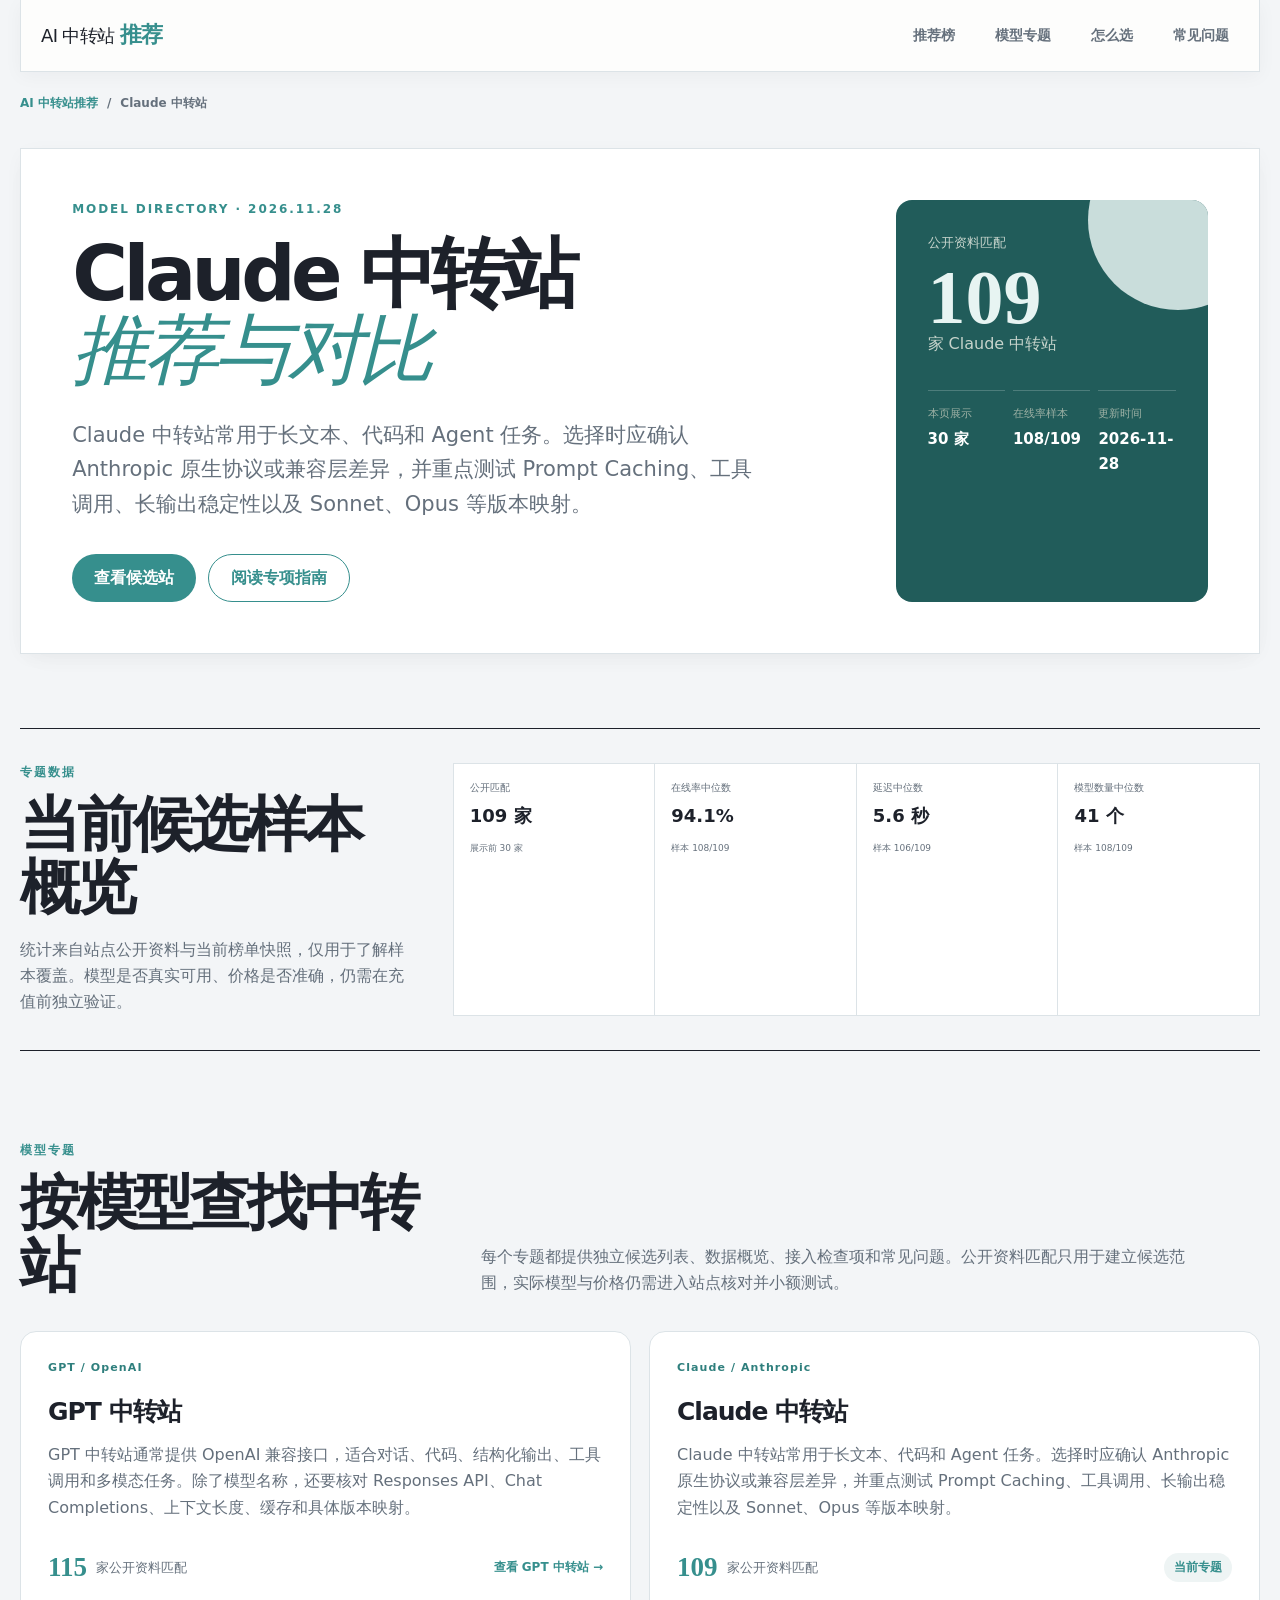
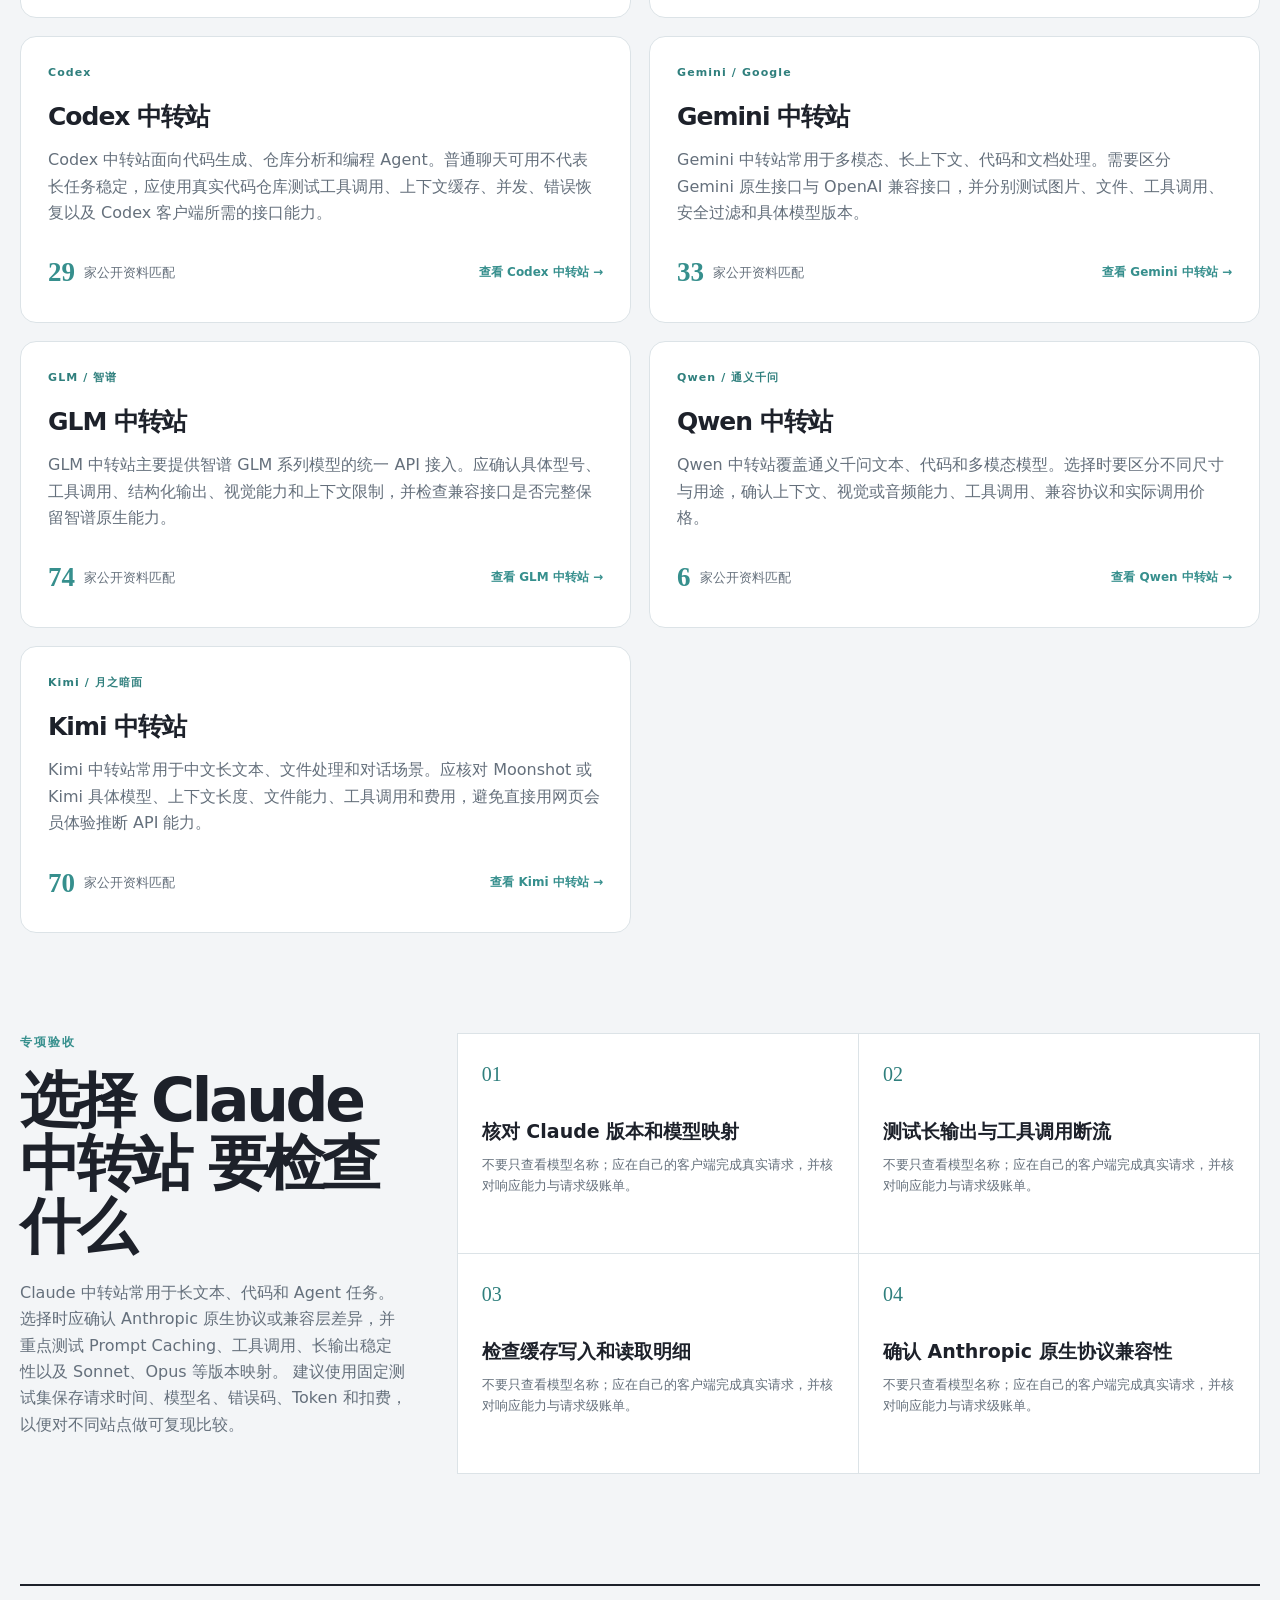
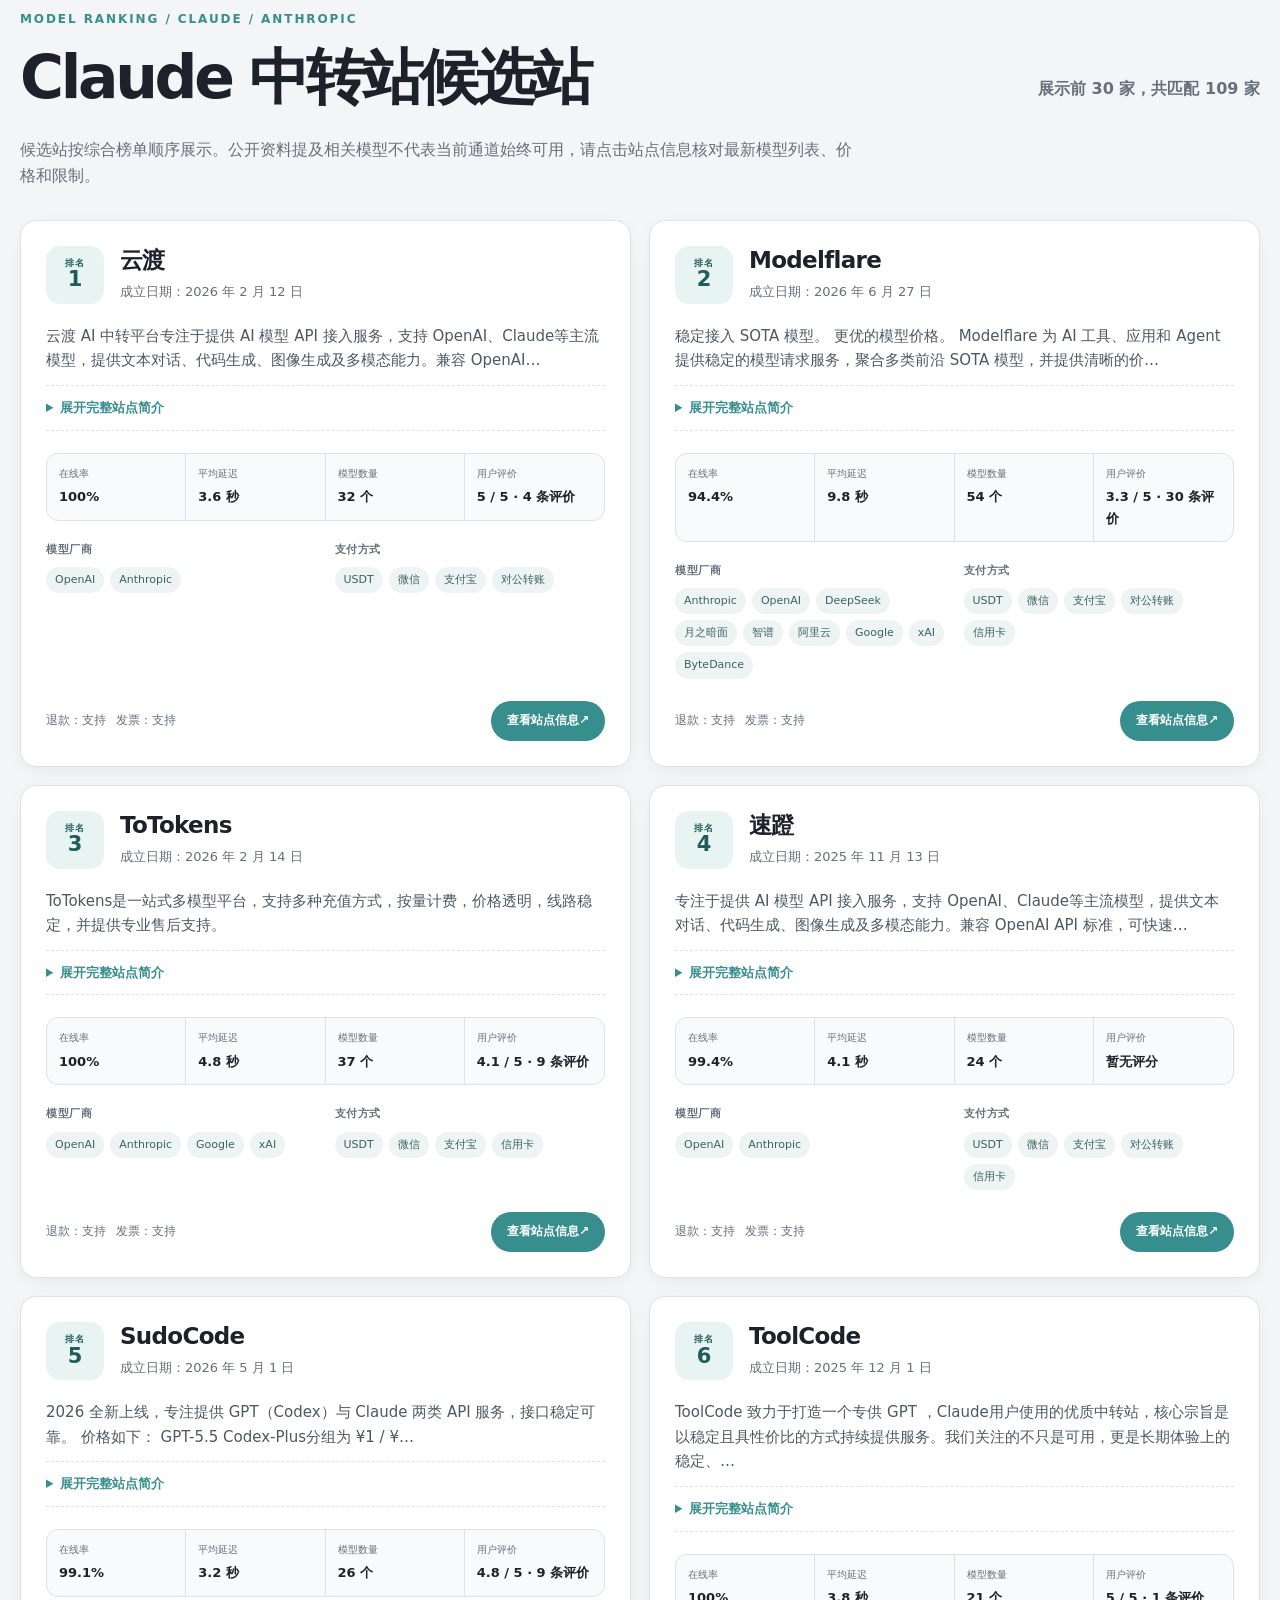
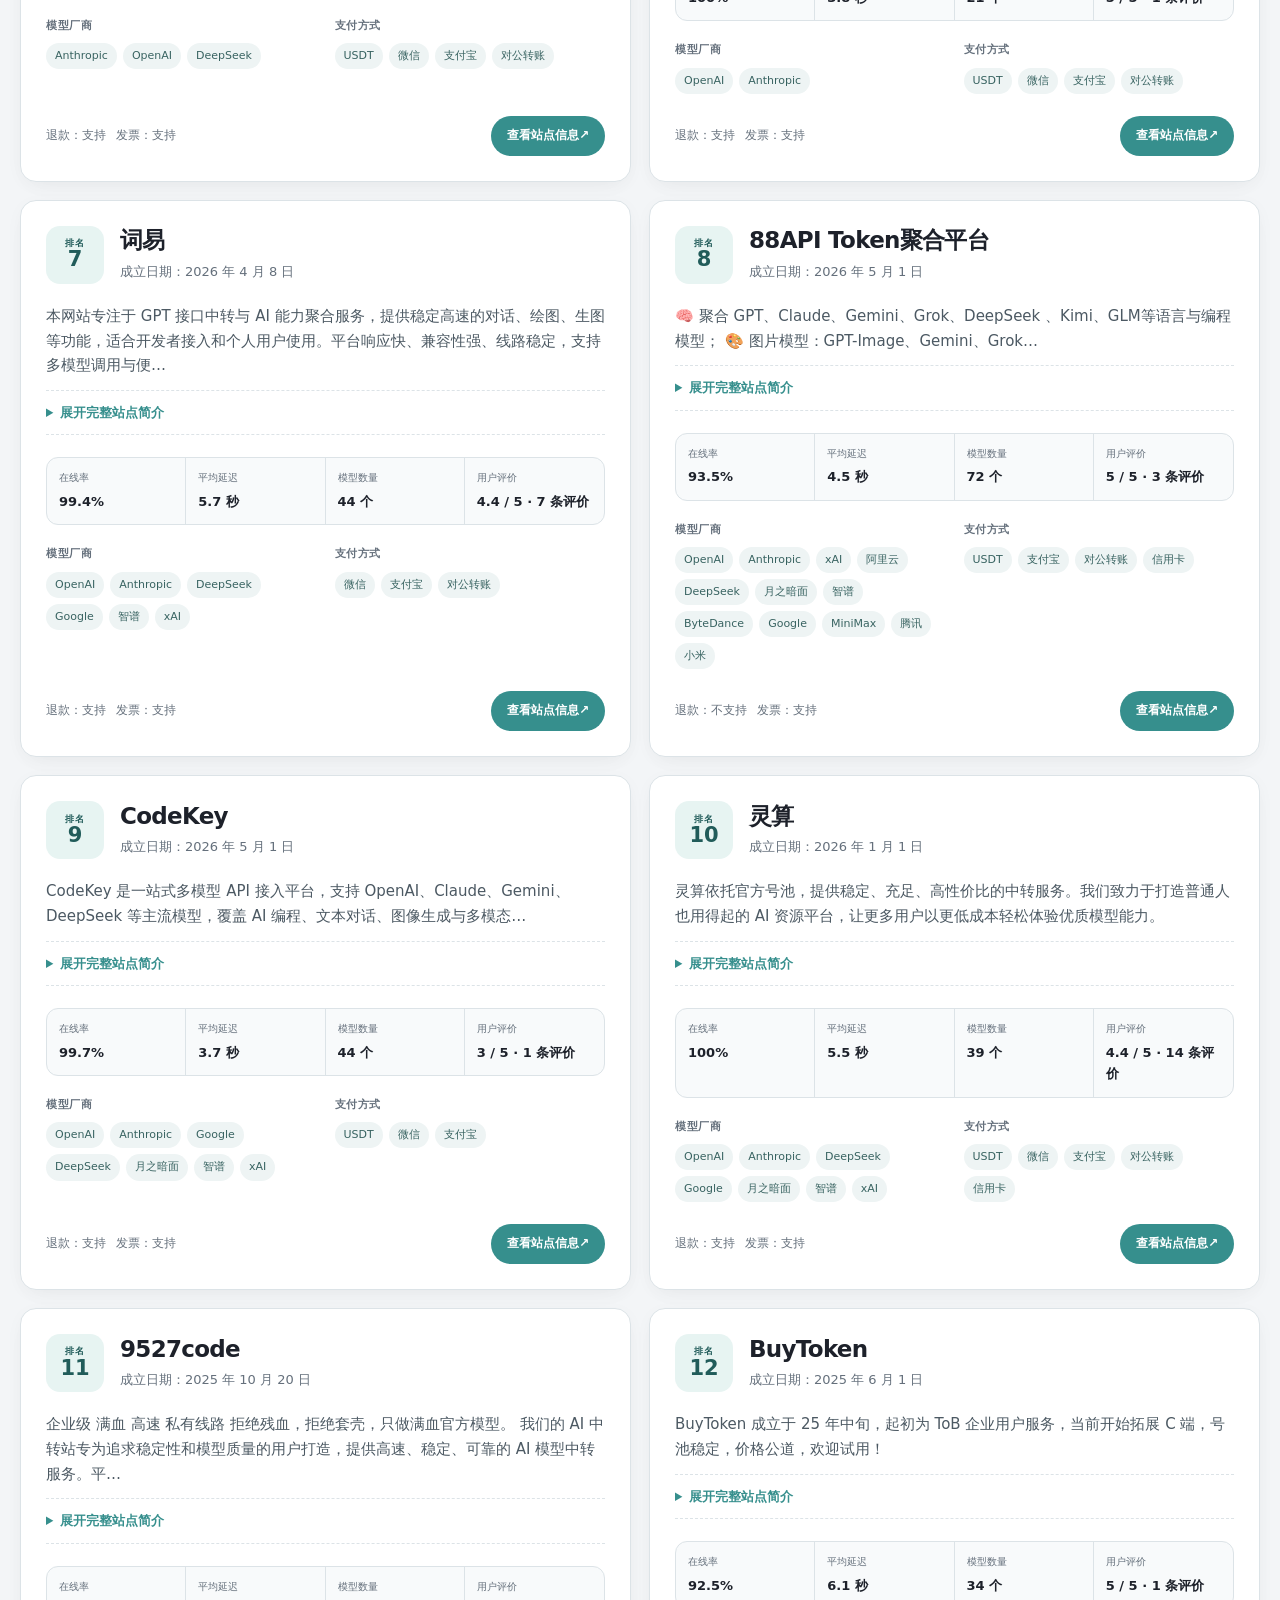
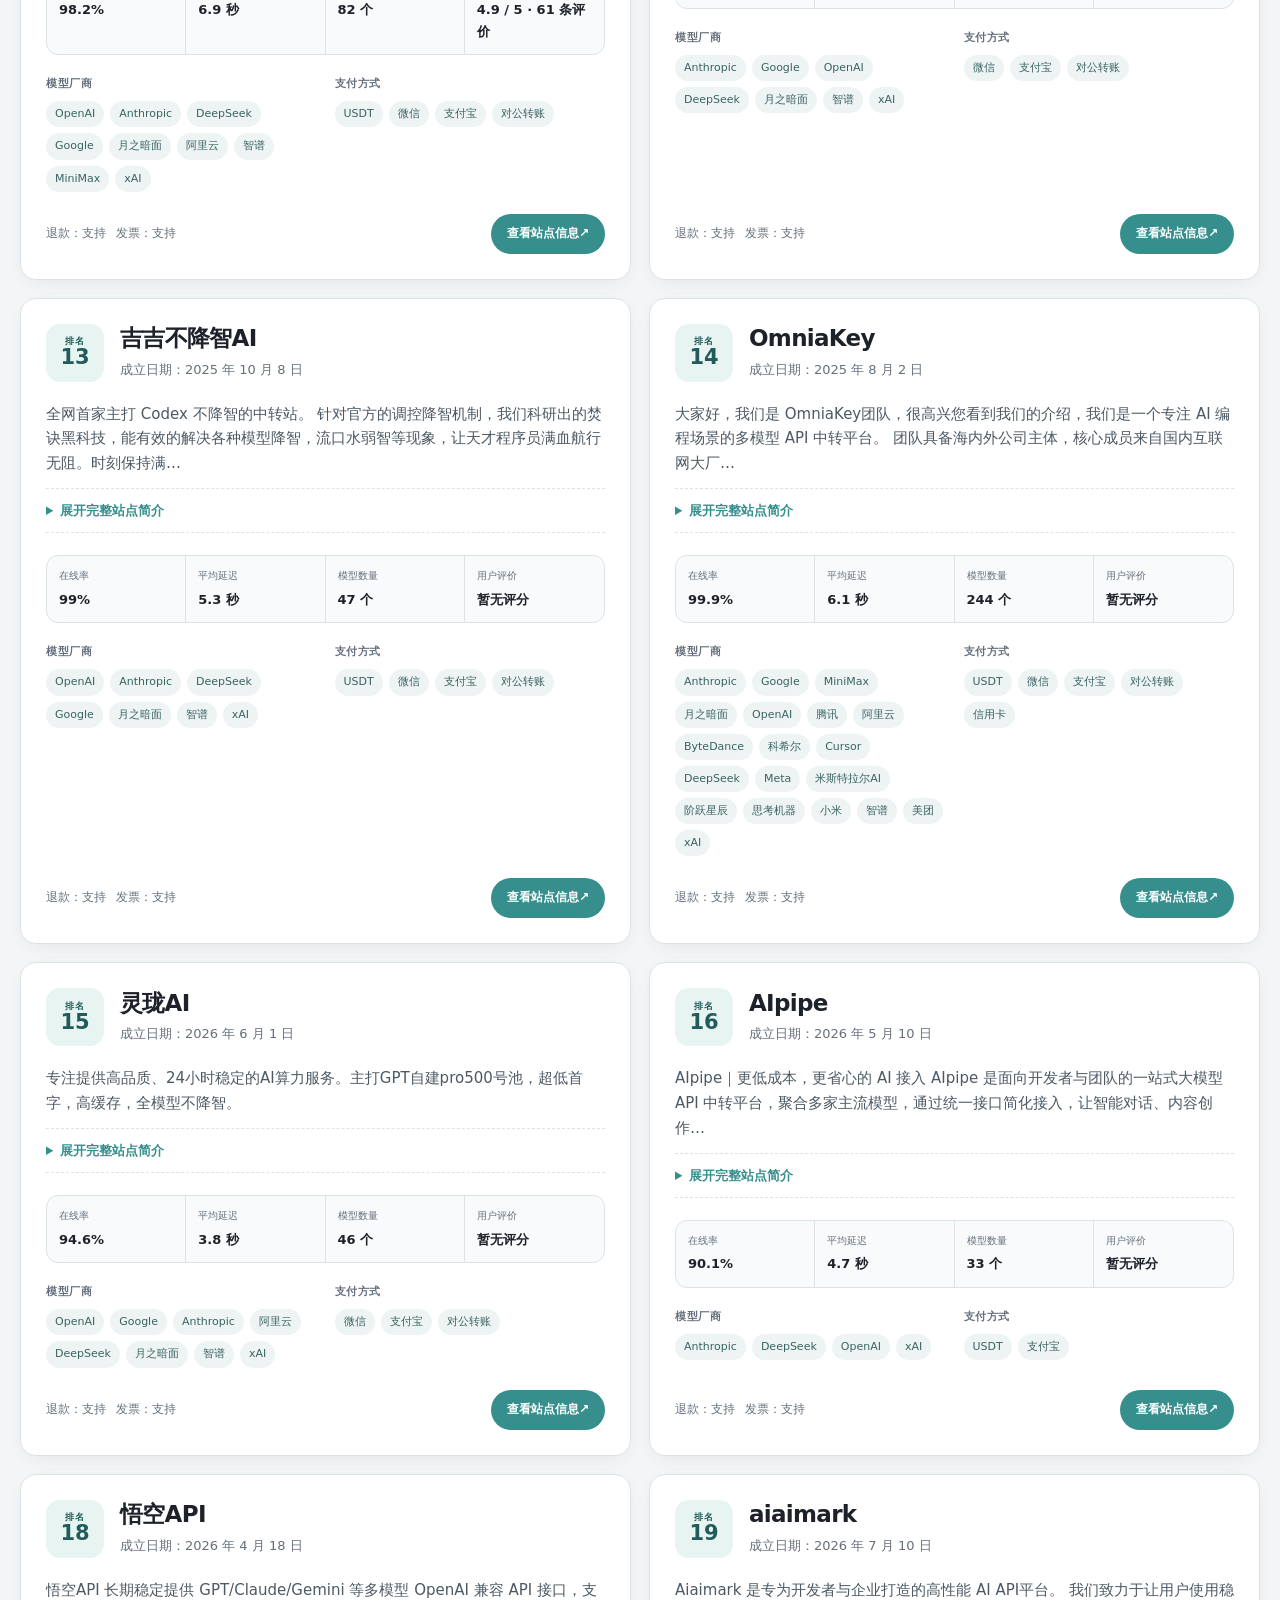
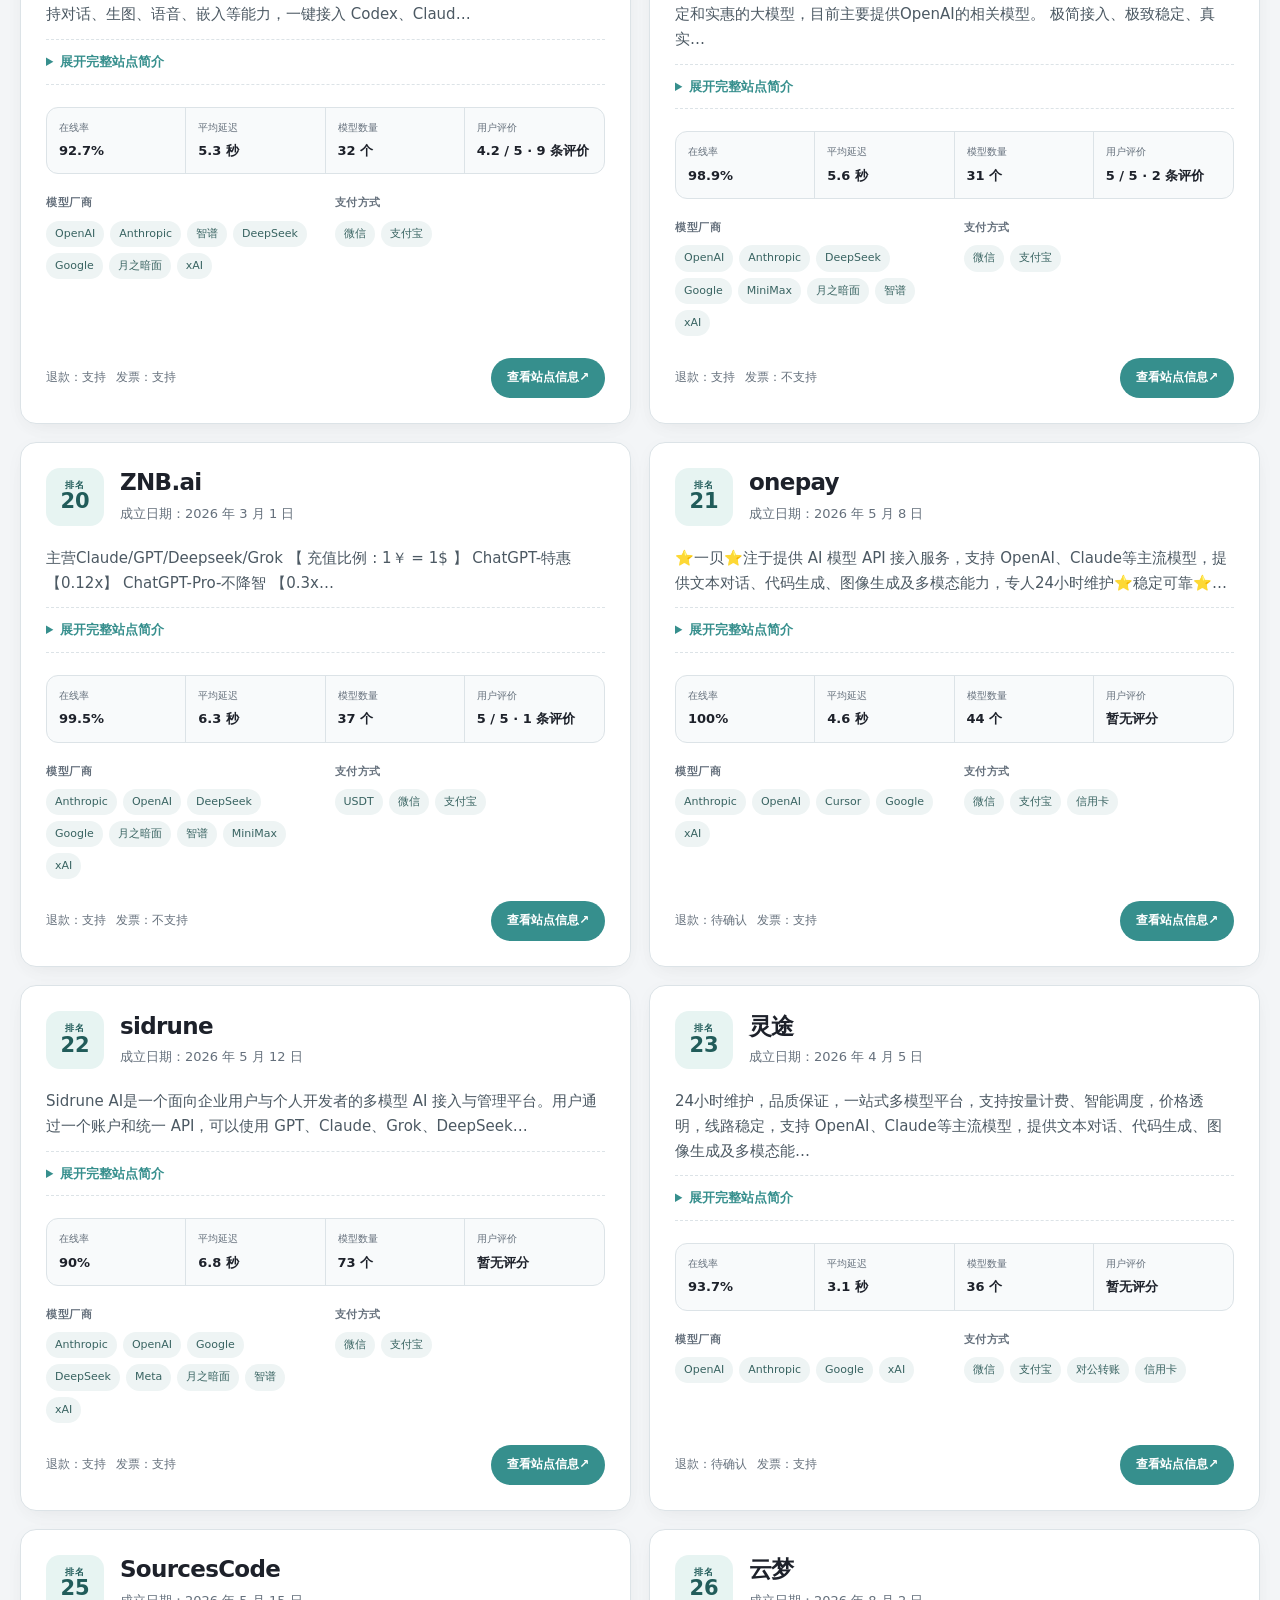
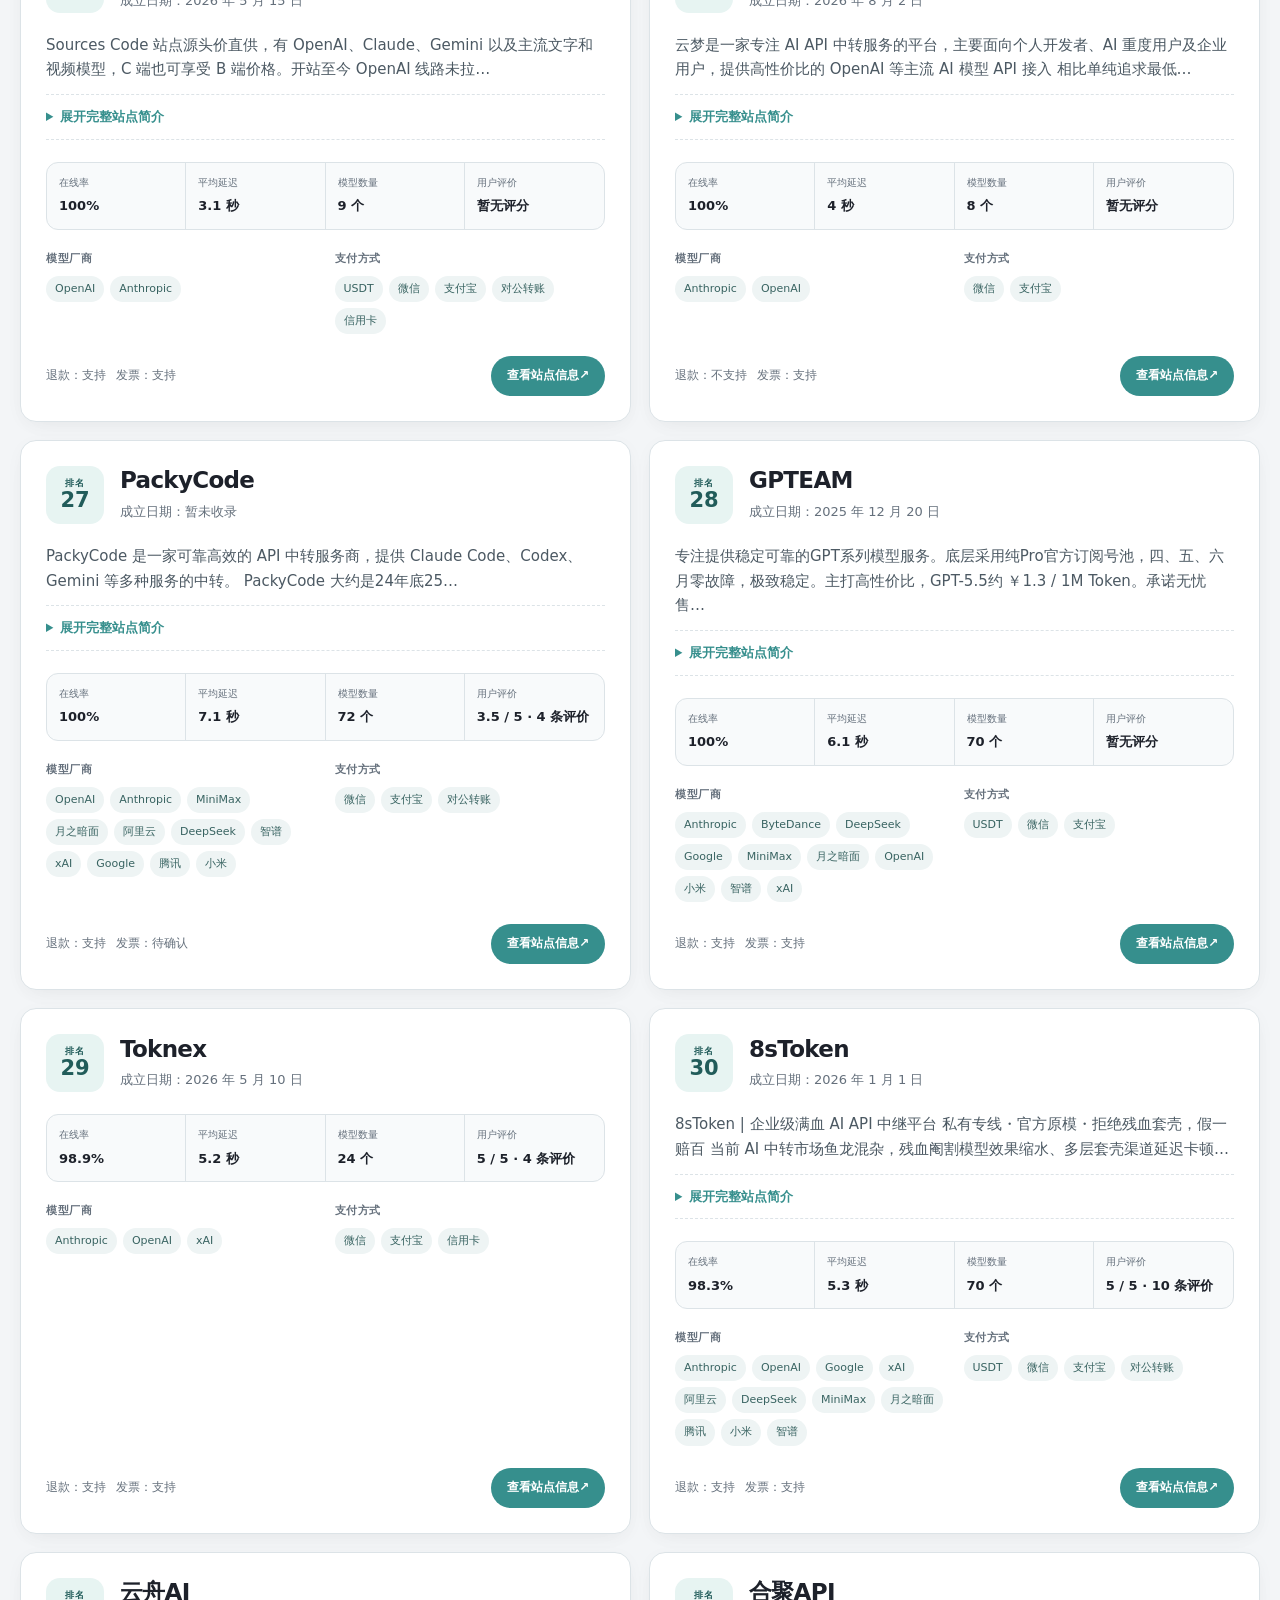
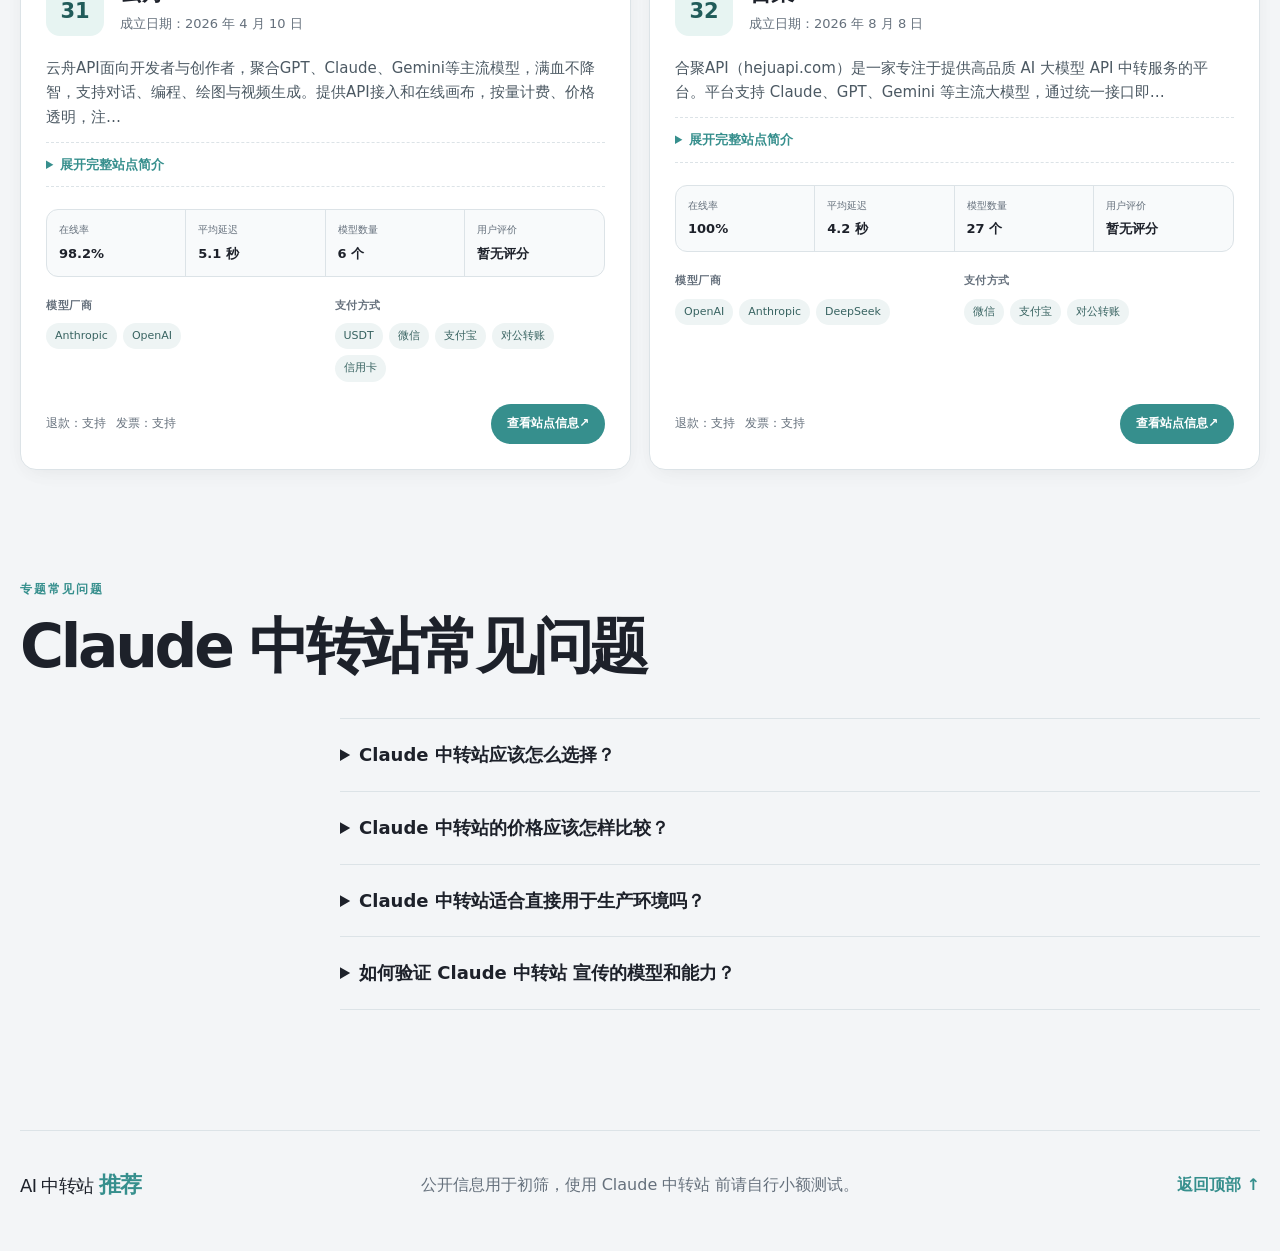
<file: claude-zhongzhuanzhan/index.html>
<!doctype html><html lang="zh-CN"><head><meta charset="utf-8" /><meta name="viewport" content="width=device-width, initial-scale=1" /><title>Claude 中转站推荐｜109 家 AI API 中转站对比</title><meta name="description" content="Claude 中转站专题收录 109 家公开资料相关的 AI API 中转站，对比在线率、延迟、模型数量和服务信息，并提供接入验证、计费与安全选择指南。" /><meta name="robots" content="index, follow, max-image-preview:large, max-snippet:-1" /><meta name="theme-color" content="#f3f5f7" /><meta property="og:type" content="website" /><meta property="og:title" content="Claude 中转站推荐｜109 家 AI API 中转站对比" /><meta property="og:description" content="Claude 中转站专题收录 109 家公开资料相关的 AI API 中转站，对比在线率、延迟、模型数量和服务信息，并提供接入验证、计费与安全选择指南。" /><meta property="og:url" content="https://aizhongzhuanzhan.github.io/claude-zhongzhuanzhan/" /><meta property="og:site_name" content="AI 中转站推荐" /><meta property="og:locale" content="zh_CN" /><meta property="og:image" content="https://aizhongzhuanzhan.github.io/assets/og-image.svg" /><meta name="twitter:card" content="summary_large_image" /><meta name="twitter:title" content="Claude 中转站推荐｜109 家 AI API 中转站对比" /><meta name="twitter:description" content="Claude 中转站专题收录 109 家公开资料相关的 AI API 中转站，对比在线率、延迟、模型数量和服务信息，并提供接入验证、计费与安全选择指南。" /><meta name="twitter:image" content="https://aizhongzhuanzhan.github.io/assets/og-image.svg" /><link rel="canonical" href="https://aizhongzhuanzhan.github.io/claude-zhongzhuanzhan/" /><link rel="alternate" hreflang="zh-CN" href="https://aizhongzhuanzhan.github.io/claude-zhongzhuanzhan/" /><link rel="icon" href="../assets/favicon.svg" type="image/svg+xml" /><link rel="stylesheet" href="../assets/styles.min.css" /><script type="application/ld+json">{"@context":"https://schema.org","@graph":[{"@type":"WebSite","@id":"https://aizhongzhuanzhan.github.io/#website","url":"https://aizhongzhuanzhan.github.io/","name":"AI 中转站推荐","inLanguage":"zh-CN"},{"@type":"CollectionPage","@id":"https://aizhongzhuanzhan.github.io/claude-zhongzhuanzhan/#webpage","url":"https://aizhongzhuanzhan.github.io/claude-zhongzhuanzhan/","name":"Claude 中转站推荐｜109 家 AI API 中转站对比","description":"Claude 中转站专题收录 109 家公开资料相关的 AI API 中转站，对比在线率、延迟、模型数量和服务信息，并提供接入验证、计费与安全选择指南。","dateModified":"2026-11-28","inLanguage":"zh-CN","isPartOf":{"@id":"https://aizhongzhuanzhan.github.io/#website"},"breadcrumb":{"@id":"https://aizhongzhuanzhan.github.io/claude-zhongzhuanzhan/#breadcrumb"},"mainEntity":{"@id":"https://aizhongzhuanzhan.github.io/claude-zhongzhuanzhan/#ranking"}},{"@type":"BreadcrumbList","@id":"https://aizhongzhuanzhan.github.io/claude-zhongzhuanzhan/#breadcrumb","itemListElement":[{"@type":"ListItem","position":1,"name":"AI 中转站推荐","item":"https://aizhongzhuanzhan.github.io/"},{"@type":"ListItem","position":2,"name":"Claude 中转站","item":"https://aizhongzhuanzhan.github.io/claude-zhongzhuanzhan/"}]},{"@type":"ItemList","@id":"https://aizhongzhuanzhan.github.io/claude-zhongzhuanzhan/#ranking","name":"Claude 中转站候选列表","numberOfItems":109,"itemListOrder":"https://schema.org/ItemListOrderAscending","itemListElement":[{"@type":"ListItem","position":1,"item":{"@type":"Service","name":"云渡","url":"https://www.hvoyai.com/sites/yundulol/","description":"综合排名第 1；成立日期 2026-02-12；在线率 100%；平均延迟 3.6 秒；收录模型 32 个；用户评分 5/5（4 条评价）；退款政策：支持；发票政策：支持。"}},{"@type":"ListItem","position":2,"item":{"@type":"Service","name":"Modelflare","url":"https://www.hvoyai.com/sites/originmodelflaredev/","description":"综合排名第 2；成立日期 2026-06-27；在线率 94.4%；平均延迟 9.8 秒；收录模型 54 个；用户评分 3.3/5（30 条评价）；退款政策：支持；发票政策：支持。"}},{"@type":"ListItem","position":3,"item":{"@type":"Service","name":"ToTokens","url":"https://www.hvoyai.com/sites/totokenscc/","description":"综合排名第 3；成立日期 2026-02-14；在线率 100%；平均延迟 4.8 秒；收录模型 37 个；用户评分 4.1/5（9 条评价）；退款政策：支持；发票政策：支持。"}},{"@type":"ListItem","position":4,"item":{"@type":"Service","name":"速蹬","url":"https://www.hvoyai.com/sites/sudengcc/","description":"综合排名第 4；成立日期 2025-11-13；在线率 99.4%；平均延迟 4.1 秒；收录模型 24 个；退款政策：支持；发票政策：支持。"}},{"@type":"ListItem","position":5,"item":{"@type":"Service","name":"SudoCode","url":"https://www.hvoyai.com/sites/sudocodechat/","description":"综合排名第 5；成立日期 2026-05-01；在线率 99.1%；平均延迟 3.2 秒；收录模型 26 个；用户评分 4.8/5（9 条评价）；退款政策：支持；发票政策：支持。"}},{"@type":"ListItem","position":6,"item":{"@type":"Service","name":"ToolCode","url":"https://www.hvoyai.com/sites/toolcodecc/","description":"综合排名第 6；成立日期 2025-12-01；在线率 100%；平均延迟 3.8 秒；收录模型 21 个；用户评分 5/5（1 条评价）；退款政策：支持；发票政策：支持。"}},{"@type":"ListItem","position":7,"item":{"@type":"Service","name":"词易","url":"https://www.hvoyai.com/sites/chiyicncom/","description":"综合排名第 7；成立日期 2026-04-08；在线率 99.4%；平均延迟 5.7 秒；收录模型 44 个；用户评分 4.4/5（7 条评价）；退款政策：支持；发票政策：支持。"}},{"@type":"ListItem","position":8,"item":{"@type":"Service","name":"88API Token聚合平台","url":"https://www.hvoyai.com/sites/88apiai/","description":"综合排名第 8；成立日期 2026-05-01；在线率 93.5%；平均延迟 4.5 秒；收录模型 72 个；用户评分 5/5（3 条评价）；退款政策：不支持；发票政策：支持。"}},{"@type":"ListItem","position":9,"item":{"@type":"Service","name":"CodeKey","url":"https://www.hvoyai.com/sites/codekeyai/","description":"综合排名第 9；成立日期 2026-05-01；在线率 99.7%；平均延迟 3.7 秒；收录模型 44 个；用户评分 3/5（1 条评价）；退款政策：支持；发票政策：支持。"}},{"@type":"ListItem","position":10,"item":{"@type":"Service","name":"灵算","url":"https://www.hvoyai.com/sites/lingsuansi/","description":"综合排名第 10；成立日期 2026-01-01；在线率 100%；平均延迟 5.5 秒；收录模型 39 个；用户评分 4.4/5（14 条评价）；退款政策：支持；发票政策：支持。"}},{"@type":"ListItem","position":11,"item":{"@type":"Service","name":"9527code","url":"https://www.hvoyai.com/sites/9527codes/","description":"综合排名第 11；成立日期 2025-10-20；在线率 98.2%；平均延迟 6.9 秒；收录模型 82 个；用户评分 4.9/5（61 条评价）；退款政策：支持；发票政策：支持。"}},{"@type":"ListItem","position":12,"item":{"@type":"Service","name":"BuyToken","url":"https://www.hvoyai.com/sites/buytokenwork/","description":"综合排名第 12；成立日期 2025-06-01；在线率 92.5%；平均延迟 6.1 秒；收录模型 34 个；用户评分 5/5（1 条评价）；退款政策：支持；发票政策：支持。"}},{"@type":"ListItem","position":13,"item":{"@type":"Service","name":"吉吉不降智AI","url":"https://www.hvoyai.com/sites/jijicc/","description":"综合排名第 13；成立日期 2025-10-08；在线率 99%；平均延迟 5.3 秒；收录模型 47 个；退款政策：支持；发票政策：支持。"}},{"@type":"ListItem","position":14,"item":{"@type":"Service","name":"OmniaKey","url":"https://www.hvoyai.com/sites/omniakeycom/","description":"综合排名第 14；成立日期 2025-08-02；在线率 99.9%；平均延迟 6.1 秒；收录模型 244 个；退款政策：支持；发票政策：支持。"}},{"@type":"ListItem","position":15,"item":{"@type":"Service","name":"灵珑AI","url":"https://www.hvoyai.com/sites/linlongscom/","description":"综合排名第 15；成立日期 2026-06-01；在线率 94.6%；平均延迟 3.8 秒；收录模型 46 个；退款政策：支持；发票政策：支持。"}},{"@type":"ListItem","position":16,"item":{"@type":"Service","name":"AIpipe","url":"https://www.hvoyai.com/sites/aipipepro/","description":"综合排名第 16；成立日期 2026-05-10；在线率 90.1%；平均延迟 4.7 秒；收录模型 33 个；退款政策：支持；发票政策：支持。"}},{"@type":"ListItem","position":17,"item":{"@type":"Service","name":"悟空API","url":"https://www.hvoyai.com/sites/xaiwkapicom/","description":"综合排名第 18；成立日期 2026-04-18；在线率 92.7%；平均延迟 5.3 秒；收录模型 32 个；用户评分 4.2/5（9 条评价）；退款政策：支持；发票政策：支持。"}},{"@type":"ListItem","position":18,"item":{"@type":"Service","name":"aiaimark","url":"https://www.hvoyai.com/sites/aiaimarkcom/","description":"综合排名第 19；成立日期 2026-07-10；在线率 98.9%；平均延迟 5.6 秒；收录模型 31 个；用户评分 5/5（2 条评价）；退款政策：支持；发票政策：不支持。"}},{"@type":"ListItem","position":19,"item":{"@type":"Service","name":"ZNB.ai","url":"https://www.hvoyai.com/sites/znbcodecom/","description":"综合排名第 20；成立日期 2026-03-01；在线率 99.5%；平均延迟 6.3 秒；收录模型 37 个；用户评分 5/5（1 条评价）；退款政策：支持；发票政策：不支持。"}},{"@type":"ListItem","position":20,"item":{"@type":"Service","name":"onepay","url":"https://www.hvoyai.com/sites/onepayapinet/","description":"综合排名第 21；成立日期 2026-05-08；在线率 100%；平均延迟 4.6 秒；收录模型 44 个；发票政策：支持。"}},{"@type":"ListItem","position":21,"item":{"@type":"Service","name":"sidrune","url":"https://www.hvoyai.com/sites/sidruneai/","description":"综合排名第 22；成立日期 2026-05-12；在线率 90%；平均延迟 6.8 秒；收录模型 73 个；退款政策：支持；发票政策：支持。"}},{"@type":"ListItem","position":22,"item":{"@type":"Service","name":"灵途","url":"https://www.hvoyai.com/sites/lingtuapinet/","description":"综合排名第 23；成立日期 2026-04-05；在线率 93.7%；平均延迟 3.1 秒；收录模型 36 个；发票政策：支持。"}},{"@type":"ListItem","position":23,"item":{"@type":"Service","name":"SourcesCode","url":"https://www.hvoyai.com/sites/sourcesdatacom/","description":"综合排名第 25；成立日期 2026-05-15；在线率 100%；平均延迟 3.1 秒；收录模型 9 个；退款政策：支持；发票政策：支持。"}},{"@type":"ListItem","position":24,"item":{"@type":"Service","name":"云梦","url":"https://www.hvoyai.com/sites/apiyunmengsale/","description":"综合排名第 26；成立日期 2026-08-02；在线率 100%；平均延迟 4 秒；收录模型 8 个；退款政策：不支持；发票政策：支持。"}},{"@type":"ListItem","position":25,"item":{"@type":"Service","name":"PackyCode","url":"https://www.hvoyai.com/sites/packyapiai/","description":"综合排名第 27；在线率 100%；平均延迟 7.1 秒；收录模型 72 个；用户评分 3.5/5（4 条评价）；退款政策：支持。"}},{"@type":"ListItem","position":26,"item":{"@type":"Service","name":"GPTEAM","url":"https://www.hvoyai.com/sites/portalgpteamservicescom/","description":"综合排名第 28；成立日期 2025-12-20；在线率 100%；平均延迟 6.1 秒；收录模型 70 个；退款政策：支持；发票政策：支持。"}},{"@type":"ListItem","position":27,"item":{"@type":"Service","name":"Toknex","url":"https://www.hvoyai.com/sites/toknexme/","description":"综合排名第 29；成立日期 2026-05-10；在线率 98.9%；平均延迟 5.2 秒；收录模型 24 个；用户评分 5/5（4 条评价）；退款政策：支持；发票政策：支持。"}},{"@type":"ListItem","position":28,"item":{"@type":"Service","name":"8sToken","url":"https://www.hvoyai.com/sites/8stokencom/","description":"综合排名第 30；成立日期 2026-01-01；在线率 98.3%；平均延迟 5.3 秒；收录模型 70 个；用户评分 5/5（10 条评价）；退款政策：支持；发票政策：支持。"}},{"@type":"ListItem","position":29,"item":{"@type":"Service","name":"云舟AI","url":"https://www.hvoyai.com/sites/yunzhouapicom/","description":"综合排名第 31；成立日期 2026-04-10；在线率 98.2%；平均延迟 5.1 秒；收录模型 6 个；退款政策：支持；发票政策：支持。"}},{"@type":"ListItem","position":30,"item":{"@type":"Service","name":"合聚API","url":"https://www.hvoyai.com/sites/hejuapicom/","description":"综合排名第 32；成立日期 2026-08-08；在线率 100%；平均延迟 4.2 秒；收录模型 27 个；退款政策：支持；发票政策：支持。"}}]},{"@type":"FAQPage","@id":"https://aizhongzhuanzhan.github.io/claude-zhongzhuanzhan/#faq","mainEntity":[{"@type":"Question","name":"Claude 中转站应该怎么选择？","acceptedAnswer":{"@type":"Answer","text":"先确认候选站明确支持所需模型和接口，再用自己的真实任务测试流式输出、工具调用、上下文、成功率和账单。重点完成：核对 Claude 版本和模型映射；测试长输出与工具调用断流；检查缓存写入和读取明细；确认 Anthropic 原生协议兼容性。不要只依据首页价格或一次短对话决定长期使用。"}},{"@type":"Question","name":"Claude 中转站的价格应该怎样比较？","acceptedAnswer":{"@type":"Answer","text":"统一换算人民币充值比例、输入价格、输出价格、缓存读写、模型倍率和用户分组倍率，再复算一条实际请求。面板显示为美元不代表等同官方美元，低倍率也不代表所有模型和渠道采用相同价格。"}},{"@type":"Question","name":"Claude 中转站适合直接用于生产环境吗？","acceptedAnswer":{"@type":"Answer","text":"个人学习和能够随时迁移的任务可以先小额测试。生产环境还要评估数据隐私、运营主体、日志政策、限流、故障公告和备用供应商；涉及敏感数据或强 SLA 时，应优先考虑官方 API 或可签约的企业服务。"}},{"@type":"Question","name":"如何验证 Claude 中转站 宣传的模型和能力？","acceptedAnswer":{"@type":"Answer","text":"使用固定测试集核对模型标识、上下文、流式响应、工具调用和账单模型名，并完成专项验证：核对 Claude 版本和模型映射；测试长输出与工具调用断流；检查缓存写入和读取明细；确认 Anthropic 原生协议兼容性。模型自报身份不能作为证据，关键能力缺失或账单无法复算时应暂停继续充值。"}}]}]}</script><script>var _hmt = _hmt || [];(function() {var hm = document.createElement("script");hm.src = "https://hm.baidu.com/hm.js?a95d0c92950541b137908250283f3d91";var s = document.getElementsByTagName("script")[0];s.parentNode.insertBefore(hm, s);})();</script></head><body><a class="skip-link" href="#main">跳到主要内容</a><header class="topbar"><a class="wordmark" href="../" aria-label="AI 中转站推荐首页"><span>AI 中转站</span><strong>推荐</strong></a><nav aria-label="主要导航"><a href="../#ranking">推荐榜</a><a href="../#topics">模型专题</a><a href="../#guide">怎么选</a><a href="../#faq">常见问题</a></nav></header><main id="main"><nav class="breadcrumbs" aria-label="面包屑"><a href="../">AI 中转站推荐</a><span aria-hidden="true">/</span><span aria-current="page">Claude 中转站</span></nav><section class="hero topic-hero"><div class="hero__copy"><p class="eyebrow">MODEL DIRECTORY · 2026.11.28</p><h1>Claude 中转站<br /><em>推荐与对比</em></h1><p class="hero-copy">Claude 中转站常用于长文本、代码和 Agent 任务。选择时应确认 Anthropic 原生协议或兼容层差异，并重点测试 Prompt Caching、工具调用、长输出稳定性以及 Sonnet、Opus 等版本映射。</p><div class="hero-actions"><a href="#topic-ranking">查看候选站</a><a href="#topic-guide">阅读专项指南</a></div></div><aside class="hero__panel" aria-label="专题概览"><p>公开资料匹配</p><strong>109</strong><span>家 Claude 中转站</span><dl><div><dt>本页展示</dt><dd>30 家</dd></div><div><dt>在线率样本</dt><dd>108/109</dd></div><div><dt>更新时间</dt><dd>2026-11-28</dd></div></dl></aside></section><section class="topic-overview" aria-labelledby="topic-overview-title"><div><p class="section-kicker">专题数据</p><h2 id="topic-overview-title">当前候选样本概览</h2><p>统计来自站点公开资料与当前榜单快照，仅用于了解样本覆盖。模型是否真实可用、价格是否准确，仍需在充值前独立验证。</p></div><dl class="topic-stat-grid"><div><dt>公开匹配</dt><dd>109 家</dd><small>展示前 30 家</small></div><div><dt>在线率中位数</dt><dd>94.1%</dd><small>样本 108/109</small></div><div><dt>延迟中位数</dt><dd>5.6 秒</dd><small>样本 106/109</small></div><div><dt>模型数量中位数</dt><dd>41 个</dd><small>样本 108/109</small></div></dl></section><section class="topic-directory" id="topics" aria-labelledby="topics-title"><div class="topic-directory__head"><div><p class="section-kicker">模型专题</p><h2 id="topics-title">按模型查找中转站</h2></div><p>每个专题都提供独立候选列表、数据概览、接入检查项和常见问题。公开资料匹配只用于建立候选范围，实际模型与价格仍需进入站点核对并小额测试。</p></div><div class="topic-directory__grid"><article><span>GPT / OpenAI</span><h3>GPT 中转站</h3><p>GPT 中转站通常提供 OpenAI 兼容接口，适合对话、代码、结构化输出、工具调用和多模态任务。除了模型名称，还要核对 Responses API、Chat Completions、上下文长度、缓存和具体版本映射。</p><div><strong>115</strong><small>家公开资料匹配</small><a href="/gpt-zhongzhuanzhan/">查看 GPT 中转站 →</a></div></article><article><span>Claude / Anthropic</span><h3>Claude 中转站</h3><p>Claude 中转站常用于长文本、代码和 Agent 任务。选择时应确认 Anthropic 原生协议或兼容层差异，并重点测试 Prompt Caching、工具调用、长输出稳定性以及 Sonnet、Opus 等版本映射。</p><div><strong>109</strong><small>家公开资料匹配</small><span class="topic-directory__current" aria-current="page">当前专题</span></div></article><article><span>Codex</span><h3>Codex 中转站</h3><p>Codex 中转站面向代码生成、仓库分析和编程 Agent。普通聊天可用不代表长任务稳定，应使用真实代码仓库测试工具调用、上下文缓存、并发、错误恢复以及 Codex 客户端所需的接口能力。</p><div><strong>29</strong><small>家公开资料匹配</small><a href="/codex-zhongzhuanzhan/">查看 Codex 中转站 →</a></div></article><article><span>Gemini / Google</span><h3>Gemini 中转站</h3><p>Gemini 中转站常用于多模态、长上下文、代码和文档处理。需要区分 Gemini 原生接口与 OpenAI 兼容接口，并分别测试图片、文件、工具调用、安全过滤和具体模型版本。</p><div><strong>33</strong><small>家公开资料匹配</small><a href="/gemini-zhongzhuanzhan/">查看 Gemini 中转站 →</a></div></article><article><span>GLM / 智谱</span><h3>GLM 中转站</h3><p>GLM 中转站主要提供智谱 GLM 系列模型的统一 API 接入。应确认具体型号、工具调用、结构化输出、视觉能力和上下文限制，并检查兼容接口是否完整保留智谱原生能力。</p><div><strong>74</strong><small>家公开资料匹配</small><a href="/glm-zhongzhuanzhan/">查看 GLM 中转站 →</a></div></article><article><span>Qwen / 通义千问</span><h3>Qwen 中转站</h3><p>Qwen 中转站覆盖通义千问文本、代码和多模态模型。选择时要区分不同尺寸与用途，确认上下文、视觉或音频能力、工具调用、兼容协议和实际调用价格。</p><div><strong>6</strong><small>家公开资料匹配</small><a href="/qwen-zhongzhuanzhan/">查看 Qwen 中转站 →</a></div></article><article><span>Kimi / 月之暗面</span><h3>Kimi 中转站</h3><p>Kimi 中转站常用于中文长文本、文件处理和对话场景。应核对 Moonshot 或 Kimi 具体模型、上下文长度、文件能力、工具调用和费用，避免直接用网页会员体验推断 API 能力。</p><div><strong>70</strong><small>家公开资料匹配</small><a href="/kimi-zhongzhuanzhan/">查看 Kimi 中转站 →</a></div></article></div></section><section class="topic-guide" id="topic-guide" aria-labelledby="topic-guide-title"><div><p class="section-kicker">专项验收</p><h2 id="topic-guide-title">选择 Claude 中转站 要检查什么</h2><p>Claude 中转站常用于长文本、代码和 Agent 任务。选择时应确认 Anthropic 原生协议或兼容层差异，并重点测试 Prompt Caching、工具调用、长输出稳定性以及 Sonnet、Opus 等版本映射。 建议使用固定测试集保存请求时间、模型名、错误码、Token 和扣费，以便对不同站点做可复现比较。</p></div><div class="topic-focus-grid"><article><span>01</span><h3>核对 Claude 版本和模型映射</h3><p>不要只查看模型名称；应在自己的客户端完成真实请求，并核对响应能力与请求级账单。</p></article><article><span>02</span><h3>测试长输出与工具调用断流</h3><p>不要只查看模型名称；应在自己的客户端完成真实请求，并核对响应能力与请求级账单。</p></article><article><span>03</span><h3>检查缓存写入和读取明细</h3><p>不要只查看模型名称；应在自己的客户端完成真实请求，并核对响应能力与请求级账单。</p></article><article><span>04</span><h3>确认 Anthropic 原生协议兼容性</h3><p>不要只查看模型名称；应在自己的客户端完成真实请求，并核对响应能力与请求级账单。</p></article></div></section><section class="ranking topic-ranking" id="topic-ranking" aria-labelledby="topic-ranking-title"><div class="ranking-head"><div><p>MODEL RANKING / Claude / Anthropic</p><h2 id="topic-ranking-title">Claude 中转站候选站</h2></div><p>展示前 30 家，共匹配 109 家</p></div><p class="ranking-note">候选站按综合榜单顺序展示。公开资料提及相关模型不代表当前通道始终可用，请点击站点信息核对最新模型列表、价格和限制。</p><div class="station-list"><article class="station-card" id="rank-1" aria-labelledby="station-1"><div class="station-card__head"><span class="rank-badge"><small>排名</small>1</span><div class="station-title"><h2 id="station-1"><a href="https://www.hvoyai.com/sites/yundulol/" target="_blank" rel="nofollow noopener" referrerpolicy="origin">云渡</a></h2><p>成立日期：2026 年 2 月 12 日</p></div></div><p class="site-summary">云渡 AI 中转平台专注于提供 AI 模型 API 接入服务，支持 OpenAI、Claude等主流模型，提供文本对话、代码生成、图像生成及多模态能力。兼容 OpenAI…</p><details class="site-intro"><summary>展开完整站点简介</summary><div class="site-intro__body"><p>云渡 AI 中转平台专注于提供 AI 模型 API 接入服务，支持 OpenAI、Claude等主流模型，提供文本对话、代码生成、图像生成及多模态能力。兼容 OpenAI API 标准，可快速接入现有项目、客户端及各类 AI 应用。</p></div></details><dl class="metric-grid"><div><dt>在线率</dt><dd>100%</dd></div><div><dt>平均延迟</dt><dd>3.6 秒</dd></div><div><dt>模型数量</dt><dd>32 个</dd></div><div><dt>用户评价</dt><dd>5 / 5 · 4 条评价</dd></div></dl><div class="station-meta"><div><h3>模型厂商</h3><div class="chip-list"><span class="chip">OpenAI</span><span class="chip">Anthropic</span></div></div><div><h3>支付方式</h3><div class="chip-list"><span class="chip">USDT</span><span class="chip">微信</span><span class="chip">支付宝</span><span class="chip">对公转账</span></div></div></div><div class="station-card__foot"><p><span>退款：支持</span><span>发票：支持</span></p><a class="detail-link" href="https://www.hvoyai.com/sites/yundulol/" target="_blank" rel="nofollow noopener" referrerpolicy="origin" aria-label="查看 云渡 的更多信息">查看站点信息 <span aria-hidden="true">↗</span></a></div></article><article class="station-card" id="rank-2" aria-labelledby="station-2"><div class="station-card__head"><span class="rank-badge"><small>排名</small>2</span><div class="station-title"><h2 id="station-2"><a href="https://www.hvoyai.com/sites/originmodelflaredev/" target="_blank" rel="nofollow noopener" referrerpolicy="origin">Modelflare</a></h2><p>成立日期：2026 年 6 月 27 日</p></div></div><p class="site-summary">稳定接入 SOTA 模型。 更优的模型价格。 Modelflare 为 AI 工具、应用和 Agent 提供稳定的模型请求服务，聚合多类前沿 SOTA 模型，并提供清晰的价…</p><details class="site-intro"><summary>展开完整站点简介</summary><div class="site-intro__body"><p>稳定接入 SOTA 模型。</p><p>更优的模型价格。</p><p>Modelflare 为 AI 工具、应用和 Agent 提供稳定的模型请求服务，聚合多类前沿 SOTA 模型，并提供清晰的价格、用量与请求状态。</p></div></details><dl class="metric-grid"><div><dt>在线率</dt><dd>94.4%</dd></div><div><dt>平均延迟</dt><dd>9.8 秒</dd></div><div><dt>模型数量</dt><dd>54 个</dd></div><div><dt>用户评价</dt><dd>3.3 / 5 · 30 条评价</dd></div></dl><div class="station-meta"><div><h3>模型厂商</h3><div class="chip-list"><span class="chip">Anthropic</span><span class="chip">OpenAI</span><span class="chip">DeepSeek</span><span class="chip">月之暗面</span><span class="chip">智谱</span><span class="chip">阿里云</span><span class="chip">Google</span><span class="chip">xAI</span><span class="chip">ByteDance</span></div></div><div><h3>支付方式</h3><div class="chip-list"><span class="chip">USDT</span><span class="chip">微信</span><span class="chip">支付宝</span><span class="chip">对公转账</span><span class="chip">信用卡</span></div></div></div><div class="station-card__foot"><p><span>退款：支持</span><span>发票：支持</span></p><a class="detail-link" href="https://www.hvoyai.com/sites/originmodelflaredev/" target="_blank" rel="nofollow noopener" referrerpolicy="origin" aria-label="查看 Modelflare 的更多信息">查看站点信息 <span aria-hidden="true">↗</span></a></div></article><article class="station-card" id="rank-3" aria-labelledby="station-3"><div class="station-card__head"><span class="rank-badge"><small>排名</small>3</span><div class="station-title"><h2 id="station-3"><a href="https://www.hvoyai.com/sites/totokenscc/" target="_blank" rel="nofollow noopener" referrerpolicy="origin">ToTokens</a></h2><p>成立日期：2026 年 2 月 14 日</p></div></div><p class="site-summary">ToTokens是一站式多模型平台，支持多种充值方式，按量计费，价格透明，线路稳定，并提供专业售后支持。</p><details class="site-intro"><summary>展开完整站点简介</summary><div class="site-intro__body"><p>ToTokens是一站式多模型平台，支持多种充值方式，按量计费，价格透明，线路稳定，并提供专业售后支持。</p></div></details><dl class="metric-grid"><div><dt>在线率</dt><dd>100%</dd></div><div><dt>平均延迟</dt><dd>4.8 秒</dd></div><div><dt>模型数量</dt><dd>37 个</dd></div><div><dt>用户评价</dt><dd>4.1 / 5 · 9 条评价</dd></div></dl><div class="station-meta"><div><h3>模型厂商</h3><div class="chip-list"><span class="chip">OpenAI</span><span class="chip">Anthropic</span><span class="chip">Google</span><span class="chip">xAI</span></div></div><div><h3>支付方式</h3><div class="chip-list"><span class="chip">USDT</span><span class="chip">微信</span><span class="chip">支付宝</span><span class="chip">信用卡</span></div></div></div><div class="station-card__foot"><p><span>退款：支持</span><span>发票：支持</span></p><a class="detail-link" href="https://www.hvoyai.com/sites/totokenscc/" target="_blank" rel="nofollow noopener" referrerpolicy="origin" aria-label="查看 ToTokens 的更多信息">查看站点信息 <span aria-hidden="true">↗</span></a></div></article><article class="station-card" id="rank-4" aria-labelledby="station-4"><div class="station-card__head"><span class="rank-badge"><small>排名</small>4</span><div class="station-title"><h2 id="station-4"><a href="https://www.hvoyai.com/sites/sudengcc/" target="_blank" rel="nofollow noopener" referrerpolicy="origin">速蹬</a></h2><p>成立日期：2025 年 11 月 13 日</p></div></div><p class="site-summary">专注于提供 AI 模型 API 接入服务，支持 OpenAI、Claude等主流模型，提供文本对话、代码生成、图像生成及多模态能力。兼容 OpenAI API 标准，可快速…</p><details class="site-intro"><summary>展开完整站点简介</summary><div class="site-intro__body"><p>专注于提供 AI 模型 API 接入服务，支持 OpenAI、Claude等主流模型，提供文本对话、代码生成、图像生成及多模态能力。兼容 OpenAI API 标准，可快速接入现有项目、客户端及各类 AI 应用。1比1充值，不搞低价引流套路，不满意随时包退。</p></div></details><dl class="metric-grid"><div><dt>在线率</dt><dd>99.4%</dd></div><div><dt>平均延迟</dt><dd>4.1 秒</dd></div><div><dt>模型数量</dt><dd>24 个</dd></div><div><dt>用户评价</dt><dd>暂无评分</dd></div></dl><div class="station-meta"><div><h3>模型厂商</h3><div class="chip-list"><span class="chip">OpenAI</span><span class="chip">Anthropic</span></div></div><div><h3>支付方式</h3><div class="chip-list"><span class="chip">USDT</span><span class="chip">微信</span><span class="chip">支付宝</span><span class="chip">对公转账</span><span class="chip">信用卡</span></div></div></div><div class="station-card__foot"><p><span>退款：支持</span><span>发票：支持</span></p><a class="detail-link" href="https://www.hvoyai.com/sites/sudengcc/" target="_blank" rel="nofollow noopener" referrerpolicy="origin" aria-label="查看 速蹬 的更多信息">查看站点信息 <span aria-hidden="true">↗</span></a></div></article><article class="station-card" id="rank-5" aria-labelledby="station-5"><div class="station-card__head"><span class="rank-badge"><small>排名</small>5</span><div class="station-title"><h2 id="station-5"><a href="https://www.hvoyai.com/sites/sudocodechat/" target="_blank" rel="nofollow noopener" referrerpolicy="origin">SudoCode</a></h2><p>成立日期：2026 年 5 月 1 日</p></div></div><p class="site-summary">2026 全新上线，专注提供 GPT（Codex）与 Claude 两类 API 服务，接口稳定可靠。 价格如下： GPT-5.5 Codex-Plus分组为 ¥1 / ¥…</p><details class="site-intro"><summary>展开完整站点简介</summary><div class="site-intro__body"><p>2026 全新上线，专注提供 GPT（Codex）与 Claude 两类 API 服务，接口稳定可靠。</p><p>价格如下：</p><p>GPT-5.5 Codex-Plus分组为 ¥1 / ¥6（输入 / 输出）每百万 Token；</p><p>Opus 4.8 CC-Max分组为 ¥7 / ¥35（输入 / 输出）每百万 Token。</p><p>新用户注册可领取 10 元 Codex 日卡体验。</p><p>支持开具发票，可对公转账。</p></div></details><dl class="metric-grid"><div><dt>在线率</dt><dd>99.1%</dd></div><div><dt>平均延迟</dt><dd>3.2 秒</dd></div><div><dt>模型数量</dt><dd>26 个</dd></div><div><dt>用户评价</dt><dd>4.8 / 5 · 9 条评价</dd></div></dl><div class="station-meta"><div><h3>模型厂商</h3><div class="chip-list"><span class="chip">Anthropic</span><span class="chip">OpenAI</span><span class="chip">DeepSeek</span></div></div><div><h3>支付方式</h3><div class="chip-list"><span class="chip">USDT</span><span class="chip">微信</span><span class="chip">支付宝</span><span class="chip">对公转账</span></div></div></div><div class="station-card__foot"><p><span>退款：支持</span><span>发票：支持</span></p><a class="detail-link" href="https://www.hvoyai.com/sites/sudocodechat/" target="_blank" rel="nofollow noopener" referrerpolicy="origin" aria-label="查看 SudoCode 的更多信息">查看站点信息 <span aria-hidden="true">↗</span></a></div></article><article class="station-card" id="rank-6" aria-labelledby="station-6"><div class="station-card__head"><span class="rank-badge"><small>排名</small>6</span><div class="station-title"><h2 id="station-6"><a href="https://www.hvoyai.com/sites/toolcodecc/" target="_blank" rel="nofollow noopener" referrerpolicy="origin">ToolCode</a></h2><p>成立日期：2025 年 12 月 1 日</p></div></div><p class="site-summary">ToolCode 致力于打造一个专供 GPT ，Claude用户使用的优质中转站，核心宗旨是以稳定且具性价比的方式持续提供服务。我们关注的不只是可用，更是长期体验上的稳定、…</p><details class="site-intro"><summary>展开完整站点简介</summary><div class="site-intro__body"><p>ToolCode 致力于打造一个专供 GPT ，Claude用户使用的优质中转站，核心宗旨是以稳定且具性价比的方式持续提供服务。我们关注的不只是可用，更是长期体验上的稳定、响应效率和使用成本，让个人用户和团队用户都能用更合理的价格，获得更安心、更顺畅的 GPT，Claude服务体验。</p></div></details><dl class="metric-grid"><div><dt>在线率</dt><dd>100%</dd></div><div><dt>平均延迟</dt><dd>3.8 秒</dd></div><div><dt>模型数量</dt><dd>21 个</dd></div><div><dt>用户评价</dt><dd>5 / 5 · 1 条评价</dd></div></dl><div class="station-meta"><div><h3>模型厂商</h3><div class="chip-list"><span class="chip">OpenAI</span><span class="chip">Anthropic</span></div></div><div><h3>支付方式</h3><div class="chip-list"><span class="chip">USDT</span><span class="chip">微信</span><span class="chip">支付宝</span><span class="chip">对公转账</span></div></div></div><div class="station-card__foot"><p><span>退款：支持</span><span>发票：支持</span></p><a class="detail-link" href="https://www.hvoyai.com/sites/toolcodecc/" target="_blank" rel="nofollow noopener" referrerpolicy="origin" aria-label="查看 ToolCode 的更多信息">查看站点信息 <span aria-hidden="true">↗</span></a></div></article><article class="station-card" id="rank-7" aria-labelledby="station-7"><div class="station-card__head"><span class="rank-badge"><small>排名</small>7</span><div class="station-title"><h2 id="station-7"><a href="https://www.hvoyai.com/sites/chiyicncom/" target="_blank" rel="nofollow noopener" referrerpolicy="origin">词易</a></h2><p>成立日期：2026 年 4 月 8 日</p></div></div><p class="site-summary">本网站专注于 GPT 接口中转与 AI 能力聚合服务，提供稳定高速的对话、绘图、生图等功能，适合开发者接入和个人用户使用。平台响应快、兼容性强、线路稳定，支持多模型调用与便…</p><details class="site-intro"><summary>展开完整站点简介</summary><div class="site-intro__body"><p>本网站专注于 GPT 接口中转与 AI 能力聚合服务，提供稳定高速的对话、绘图、生图等功能，适合开发者接入和个人用户使用。平台响应快、兼容性强、线路稳定，支持多模型调用与便捷管理，价格透明，售后及时，持续保障服务可用性与使用体验。</p></div></details><dl class="metric-grid"><div><dt>在线率</dt><dd>99.4%</dd></div><div><dt>平均延迟</dt><dd>5.7 秒</dd></div><div><dt>模型数量</dt><dd>44 个</dd></div><div><dt>用户评价</dt><dd>4.4 / 5 · 7 条评价</dd></div></dl><div class="station-meta"><div><h3>模型厂商</h3><div class="chip-list"><span class="chip">OpenAI</span><span class="chip">Anthropic</span><span class="chip">DeepSeek</span><span class="chip">Google</span><span class="chip">智谱</span><span class="chip">xAI</span></div></div><div><h3>支付方式</h3><div class="chip-list"><span class="chip">微信</span><span class="chip">支付宝</span><span class="chip">对公转账</span></div></div></div><div class="station-card__foot"><p><span>退款：支持</span><span>发票：支持</span></p><a class="detail-link" href="https://www.hvoyai.com/sites/chiyicncom/" target="_blank" rel="nofollow noopener" referrerpolicy="origin" aria-label="查看 词易 的更多信息">查看站点信息 <span aria-hidden="true">↗</span></a></div></article><article class="station-card" id="rank-8" aria-labelledby="station-8"><div class="station-card__head"><span class="rank-badge"><small>排名</small>8</span><div class="station-title"><h2 id="station-8"><a href="https://www.hvoyai.com/sites/88apiai/" target="_blank" rel="nofollow noopener" referrerpolicy="origin">88API Token聚合平台</a></h2><p>成立日期：2026 年 5 月 1 日</p></div></div><p class="site-summary">🧠 聚合 GPT、Claude、Gemini、Grok、DeepSeek 、Kimi、GLM等语言与编程模型； 🎨 图片模型：GPT-Image、Gemini、Grok…</p><details class="site-intro"><summary>展开完整站点简介</summary><div class="site-intro__body"><p>🧠 聚合 GPT、Claude、Gemini、Grok、DeepSeek 、Kimi、GLM等语言与编程模型；</p><p>🎨 图片模型：GPT-Image、Gemini、Grok 等；</p><p>🎬 视频模型：Seedance、Veo、MiniMax Hailuo H3、Kling、Grok 等；</p><p>🎙️ 语音能力：Whisper、TTS 等。从文案、出图、改图，到视频生成与配音</p><p>🎁新用户注册送体验额度，可以检测模型能力。站内有人工客服值守！</p><p>👉海外企业资质运营 稳定不跑路 提供正规发票 充值比例1:1</p></div></details><dl class="metric-grid"><div><dt>在线率</dt><dd>93.5%</dd></div><div><dt>平均延迟</dt><dd>4.5 秒</dd></div><div><dt>模型数量</dt><dd>72 个</dd></div><div><dt>用户评价</dt><dd>5 / 5 · 3 条评价</dd></div></dl><div class="station-meta"><div><h3>模型厂商</h3><div class="chip-list"><span class="chip">OpenAI</span><span class="chip">Anthropic</span><span class="chip">xAI</span><span class="chip">阿里云</span><span class="chip">DeepSeek</span><span class="chip">月之暗面</span><span class="chip">智谱</span><span class="chip">ByteDance</span><span class="chip">Google</span><span class="chip">MiniMax</span><span class="chip">腾讯</span><span class="chip">小米</span></div></div><div><h3>支付方式</h3><div class="chip-list"><span class="chip">USDT</span><span class="chip">支付宝</span><span class="chip">对公转账</span><span class="chip">信用卡</span></div></div></div><div class="station-card__foot"><p><span>退款：不支持</span><span>发票：支持</span></p><a class="detail-link" href="https://www.hvoyai.com/sites/88apiai/" target="_blank" rel="nofollow noopener" referrerpolicy="origin" aria-label="查看 88API Token聚合平台 的更多信息">查看站点信息 <span aria-hidden="true">↗</span></a></div></article><article class="station-card" id="rank-9" aria-labelledby="station-9"><div class="station-card__head"><span class="rank-badge"><small>排名</small>9</span><div class="station-title"><h2 id="station-9"><a href="https://www.hvoyai.com/sites/codekeyai/" target="_blank" rel="nofollow noopener" referrerpolicy="origin">CodeKey</a></h2><p>成立日期：2026 年 5 月 1 日</p></div></div><p class="site-summary">CodeKey 是一站式多模型 API 接入平台，支持 OpenAI、Claude、Gemini、DeepSeek 等主流模型，覆盖 AI 编程、文本对话、图像生成与多模态…</p><details class="site-intro"><summary>展开完整站点简介</summary><div class="site-intro__body"><p>CodeKey 是一站式多模型 API 接入平台，支持 OpenAI、Claude、Gemini、DeepSeek 等主流模型，覆盖 AI 编程、文本对话、图像生成与多模态应用。兼容主流 API 调用方式，提供按量计费、智能线路调度、密钥管理与用量查询，让开发者更方便地接入模型、管理调用与控制成本。</p></div></details><dl class="metric-grid"><div><dt>在线率</dt><dd>99.7%</dd></div><div><dt>平均延迟</dt><dd>3.7 秒</dd></div><div><dt>模型数量</dt><dd>44 个</dd></div><div><dt>用户评价</dt><dd>3 / 5 · 1 条评价</dd></div></dl><div class="station-meta"><div><h3>模型厂商</h3><div class="chip-list"><span class="chip">OpenAI</span><span class="chip">Anthropic</span><span class="chip">Google</span><span class="chip">DeepSeek</span><span class="chip">月之暗面</span><span class="chip">智谱</span><span class="chip">xAI</span></div></div><div><h3>支付方式</h3><div class="chip-list"><span class="chip">USDT</span><span class="chip">微信</span><span class="chip">支付宝</span></div></div></div><div class="station-card__foot"><p><span>退款：支持</span><span>发票：支持</span></p><a class="detail-link" href="https://www.hvoyai.com/sites/codekeyai/" target="_blank" rel="nofollow noopener" referrerpolicy="origin" aria-label="查看 CodeKey 的更多信息">查看站点信息 <span aria-hidden="true">↗</span></a></div></article><article class="station-card" id="rank-10" aria-labelledby="station-10"><div class="station-card__head"><span class="rank-badge"><small>排名</small>10</span><div class="station-title"><h2 id="station-10"><a href="https://www.hvoyai.com/sites/lingsuansi/" target="_blank" rel="nofollow noopener" referrerpolicy="origin">灵算</a></h2><p>成立日期：2026 年 1 月 1 日</p></div></div><p class="site-summary">灵算依托官方号池，提供稳定、充足、高性价比的中转服务。我们致力于打造普通人也用得起的 AI 资源平台，让更多用户以更低成本轻松体验优质模型能力。</p><details class="site-intro"><summary>展开完整站点简介</summary><div class="site-intro__body"><p>灵算依托官方号池，提供稳定、充足、高性价比的中转服务。我们致力于打造普通人也用得起的 AI 资源平台，让更多用户以更低成本轻松体验优质模型能力。</p></div></details><dl class="metric-grid"><div><dt>在线率</dt><dd>100%</dd></div><div><dt>平均延迟</dt><dd>5.5 秒</dd></div><div><dt>模型数量</dt><dd>39 个</dd></div><div><dt>用户评价</dt><dd>4.4 / 5 · 14 条评价</dd></div></dl><div class="station-meta"><div><h3>模型厂商</h3><div class="chip-list"><span class="chip">OpenAI</span><span class="chip">Anthropic</span><span class="chip">DeepSeek</span><span class="chip">Google</span><span class="chip">月之暗面</span><span class="chip">智谱</span><span class="chip">xAI</span></div></div><div><h3>支付方式</h3><div class="chip-list"><span class="chip">USDT</span><span class="chip">微信</span><span class="chip">支付宝</span><span class="chip">对公转账</span><span class="chip">信用卡</span></div></div></div><div class="station-card__foot"><p><span>退款：支持</span><span>发票：支持</span></p><a class="detail-link" href="https://www.hvoyai.com/sites/lingsuansi/" target="_blank" rel="nofollow noopener" referrerpolicy="origin" aria-label="查看 灵算 的更多信息">查看站点信息 <span aria-hidden="true">↗</span></a></div></article><article class="station-card" id="rank-11" aria-labelledby="station-11"><div class="station-card__head"><span class="rank-badge"><small>排名</small>11</span><div class="station-title"><h2 id="station-11"><a href="https://www.hvoyai.com/sites/9527codes/" target="_blank" rel="nofollow noopener" referrerpolicy="origin">9527code</a></h2><p>成立日期：2025 年 10 月 20 日</p></div></div><p class="site-summary">企业级 满血 高速 私有线路 拒绝残血，拒绝套壳，只做满血官方模型。 我们的 AI 中转站专为追求稳定性和模型质量的用户打造，提供高速、稳定、可靠的 AI 模型中转服务。平…</p><details class="site-intro"><summary>展开完整站点简介</summary><div class="site-intro__body"><p>企业级 满血 高速 私有线路</p><p>拒绝残血，拒绝套壳，只做满血官方模型。</p><p>我们的 AI 中转站专为追求稳定性和模型质量的用户打造，提供高速、稳定、可靠的 AI 模型中转服务。平台核心服务器采用 10G 高带宽线路，保障请求快速响应，降低延迟，提升调用体验。</p><p>我们承诺：</p><p>百分百企业级别满血官方模型。</p><p>不以次充好，不虚假宣传。</p><p>所有模型假一赔百。</p><p>无论你是做 AI 应用开发、企业内部系统、自动化工具，还是商业化项目接入，我们都能为你提供稳定可靠的接口支持。</p></div></details><dl class="metric-grid"><div><dt>在线率</dt><dd>98.2%</dd></div><div><dt>平均延迟</dt><dd>6.9 秒</dd></div><div><dt>模型数量</dt><dd>82 个</dd></div><div><dt>用户评价</dt><dd>4.9 / 5 · 61 条评价</dd></div></dl><div class="station-meta"><div><h3>模型厂商</h3><div class="chip-list"><span class="chip">OpenAI</span><span class="chip">Anthropic</span><span class="chip">DeepSeek</span><span class="chip">Google</span><span class="chip">月之暗面</span><span class="chip">阿里云</span><span class="chip">智谱</span><span class="chip">MiniMax</span><span class="chip">xAI</span></div></div><div><h3>支付方式</h3><div class="chip-list"><span class="chip">USDT</span><span class="chip">微信</span><span class="chip">支付宝</span><span class="chip">对公转账</span></div></div></div><div class="station-card__foot"><p><span>退款：支持</span><span>发票：支持</span></p><a class="detail-link" href="https://www.hvoyai.com/sites/9527codes/" target="_blank" rel="nofollow noopener" referrerpolicy="origin" aria-label="查看 9527code 的更多信息">查看站点信息 <span aria-hidden="true">↗</span></a></div></article><article class="station-card" id="rank-12" aria-labelledby="station-12"><div class="station-card__head"><span class="rank-badge"><small>排名</small>12</span><div class="station-title"><h2 id="station-12"><a href="https://www.hvoyai.com/sites/buytokenwork/" target="_blank" rel="nofollow noopener" referrerpolicy="origin">BuyToken</a></h2><p>成立日期：2025 年 6 月 1 日</p></div></div><p class="site-summary">BuyToken 成立于 25 年中旬，起初为 ToB 企业用户服务，当前开始拓展 C 端，号池稳定，价格公道，欢迎试用！</p><details class="site-intro"><summary>展开完整站点简介</summary><div class="site-intro__body"><p>BuyToken 成立于 25 年中旬，起初为 ToB 企业用户服务，当前开始拓展 C 端，号池稳定，价格公道，欢迎试用！</p></div></details><dl class="metric-grid"><div><dt>在线率</dt><dd>92.5%</dd></div><div><dt>平均延迟</dt><dd>6.1 秒</dd></div><div><dt>模型数量</dt><dd>34 个</dd></div><div><dt>用户评价</dt><dd>5 / 5 · 1 条评价</dd></div></dl><div class="station-meta"><div><h3>模型厂商</h3><div class="chip-list"><span class="chip">Anthropic</span><span class="chip">Google</span><span class="chip">OpenAI</span><span class="chip">DeepSeek</span><span class="chip">月之暗面</span><span class="chip">智谱</span><span class="chip">xAI</span></div></div><div><h3>支付方式</h3><div class="chip-list"><span class="chip">微信</span><span class="chip">支付宝</span><span class="chip">对公转账</span></div></div></div><div class="station-card__foot"><p><span>退款：支持</span><span>发票：支持</span></p><a class="detail-link" href="https://www.hvoyai.com/sites/buytokenwork/" target="_blank" rel="nofollow noopener" referrerpolicy="origin" aria-label="查看 BuyToken 的更多信息">查看站点信息 <span aria-hidden="true">↗</span></a></div></article><article class="station-card" id="rank-13" aria-labelledby="station-13"><div class="station-card__head"><span class="rank-badge"><small>排名</small>13</span><div class="station-title"><h2 id="station-13"><a href="https://www.hvoyai.com/sites/jijicc/" target="_blank" rel="nofollow noopener" referrerpolicy="origin">吉吉不降智AI</a></h2><p>成立日期：2025 年 10 月 8 日</p></div></div><p class="site-summary">全网首家主打 Codex 不降智的中转站。 针对官方的调控降智机制，我们科研出的焚诀黑科技，能有效的解决各种模型降智，流口水弱智等现象，让天才程序员满血航行无阻。时刻保持满…</p><details class="site-intro"><summary>展开完整站点简介</summary><div class="site-intro__body"><p>全网首家主打 Codex 不降智的中转站。</p><p>针对官方的调控降智机制，我们科研出的焚诀黑科技，能有效的解决各种模型降智，流口水弱智等现象，让天才程序员满血航行无阻。时刻保持满血纯血，指哪打哪能打的状态。</p></div></details><dl class="metric-grid"><div><dt>在线率</dt><dd>99%</dd></div><div><dt>平均延迟</dt><dd>5.3 秒</dd></div><div><dt>模型数量</dt><dd>47 个</dd></div><div><dt>用户评价</dt><dd>暂无评分</dd></div></dl><div class="station-meta"><div><h3>模型厂商</h3><div class="chip-list"><span class="chip">OpenAI</span><span class="chip">Anthropic</span><span class="chip">DeepSeek</span><span class="chip">Google</span><span class="chip">月之暗面</span><span class="chip">智谱</span><span class="chip">xAI</span></div></div><div><h3>支付方式</h3><div class="chip-list"><span class="chip">USDT</span><span class="chip">微信</span><span class="chip">支付宝</span><span class="chip">对公转账</span></div></div></div><div class="station-card__foot"><p><span>退款：支持</span><span>发票：支持</span></p><a class="detail-link" href="https://www.hvoyai.com/sites/jijicc/" target="_blank" rel="nofollow noopener" referrerpolicy="origin" aria-label="查看 吉吉不降智AI 的更多信息">查看站点信息 <span aria-hidden="true">↗</span></a></div></article><article class="station-card" id="rank-14" aria-labelledby="station-14"><div class="station-card__head"><span class="rank-badge"><small>排名</small>14</span><div class="station-title"><h2 id="station-14"><a href="https://www.hvoyai.com/sites/omniakeycom/" target="_blank" rel="nofollow noopener" referrerpolicy="origin">OmniaKey</a></h2><p>成立日期：2025 年 8 月 2 日</p></div></div><p class="site-summary">大家好，我们是 OmniaKey团队，很高兴您看到我们的介绍，我们是一个专注 AI 编程场景的多模型 API 中转平台。 团队具备海内外公司主体，核心成员来自国内互联网大厂…</p><details class="site-intro"><summary>展开完整站点简介</summary><div class="site-intro__body"><p>大家好，我们是 OmniaKey团队，很高兴您看到我们的介绍，我们是一个专注 AI 编程场景的多模型 API 中转平台。</p><p>团队具备海内外公司主体，核心成员来自国内互联网大厂，如百度、字节、阿里，拥有多年研发与产品经验。</p><p>当前平台服务了上万名客户，数千名企业级客户，可开对公发票～</p><p>GPT、Claude、Gemini、Grok、GLM、Qwen 等主流模型我们均支持</p><p>给您介绍一下当前价格： - GPT 系列省 93% - Claude 系列省 80% - Gemini、Grok、GLM、Qwen 等模型也可按需切换</p><p>平台按量计费，无掺水，有的只是偶尔运营活动的降价</p><p>感谢您看到这里，有问题欢迎随时咨询官方的中文客服处理，谢谢～</p><p>官网：https://omniakey.com/zh 价格：https://omniakey.com/zh#pricing 注册：https://omniakey.com/zh/register 客服：https://t.me/OmniaKey</p></div></details><dl class="metric-grid"><div><dt>在线率</dt><dd>99.9%</dd></div><div><dt>平均延迟</dt><dd>6.1 秒</dd></div><div><dt>模型数量</dt><dd>244 个</dd></div><div><dt>用户评价</dt><dd>暂无评分</dd></div></dl><div class="station-meta"><div><h3>模型厂商</h3><div class="chip-list"><span class="chip">Anthropic</span><span class="chip">Google</span><span class="chip">MiniMax</span><span class="chip">月之暗面</span><span class="chip">OpenAI</span><span class="chip">腾讯</span><span class="chip">阿里云</span><span class="chip">ByteDance</span><span class="chip">科希尔</span><span class="chip">Cursor</span><span class="chip">DeepSeek</span><span class="chip">Meta</span><span class="chip">米斯特拉尔AI</span><span class="chip">阶跃星辰</span><span class="chip">思考机器</span><span class="chip">小米</span><span class="chip">智谱</span><span class="chip">美团</span><span class="chip">xAI</span></div></div><div><h3>支付方式</h3><div class="chip-list"><span class="chip">USDT</span><span class="chip">微信</span><span class="chip">支付宝</span><span class="chip">对公转账</span><span class="chip">信用卡</span></div></div></div><div class="station-card__foot"><p><span>退款：支持</span><span>发票：支持</span></p><a class="detail-link" href="https://www.hvoyai.com/sites/omniakeycom/" target="_blank" rel="nofollow noopener" referrerpolicy="origin" aria-label="查看 OmniaKey 的更多信息">查看站点信息 <span aria-hidden="true">↗</span></a></div></article><article class="station-card" id="rank-15" aria-labelledby="station-15"><div class="station-card__head"><span class="rank-badge"><small>排名</small>15</span><div class="station-title"><h2 id="station-15"><a href="https://www.hvoyai.com/sites/linlongscom/" target="_blank" rel="nofollow noopener" referrerpolicy="origin">灵珑AI</a></h2><p>成立日期：2026 年 6 月 1 日</p></div></div><p class="site-summary">专注提供高品质、24小时稳定的AI算力服务。主打GPT自建pro500号池，超低首字，高缓存，全模型不降智。</p><details class="site-intro"><summary>展开完整站点简介</summary><div class="site-intro__body"><p>专注提供高品质、24小时稳定的AI算力服务。主打GPT自建pro500号池，超低首字，高缓存，全模型不降智。</p></div></details><dl class="metric-grid"><div><dt>在线率</dt><dd>94.6%</dd></div><div><dt>平均延迟</dt><dd>3.8 秒</dd></div><div><dt>模型数量</dt><dd>46 个</dd></div><div><dt>用户评价</dt><dd>暂无评分</dd></div></dl><div class="station-meta"><div><h3>模型厂商</h3><div class="chip-list"><span class="chip">OpenAI</span><span class="chip">Google</span><span class="chip">Anthropic</span><span class="chip">阿里云</span><span class="chip">DeepSeek</span><span class="chip">月之暗面</span><span class="chip">智谱</span><span class="chip">xAI</span></div></div><div><h3>支付方式</h3><div class="chip-list"><span class="chip">微信</span><span class="chip">支付宝</span><span class="chip">对公转账</span></div></div></div><div class="station-card__foot"><p><span>退款：支持</span><span>发票：支持</span></p><a class="detail-link" href="https://www.hvoyai.com/sites/linlongscom/" target="_blank" rel="nofollow noopener" referrerpolicy="origin" aria-label="查看 灵珑AI 的更多信息">查看站点信息 <span aria-hidden="true">↗</span></a></div></article><article class="station-card" id="rank-16" aria-labelledby="station-16"><div class="station-card__head"><span class="rank-badge"><small>排名</small>16</span><div class="station-title"><h2 id="station-16"><a href="https://www.hvoyai.com/sites/aipipepro/" target="_blank" rel="nofollow noopener" referrerpolicy="origin">AIpipe</a></h2><p>成立日期：2026 年 5 月 10 日</p></div></div><p class="site-summary">AIpipe｜更低成本，更省心的 AI 接入 AIpipe 是面向开发者与团队的一站式大模型 API 中转平台，聚合多家主流模型，通过统一接口简化接入，让智能对话、内容创作…</p><details class="site-intro"><summary>展开完整站点简介</summary><div class="site-intro__body"><p>AIpipe｜更低成本，更省心的 AI 接入</p><p>AIpipe 是面向开发者与团队的一站式大模型 API 中转平台，聚合多家主流模型，通过统一接口简化接入，让智能对话、内容创作与 AI 编程更高效。</p><p>- 低至 0.3 折：部分模型价格低至官方参考价的 0.3 折，让日常使用与应用开发更具性价比。</p><p>- 全球稳定路由：通过全球路由与高并发 API 网关，为各类 AI 应用提供接入支持。</p><p>- 请求级账单：用量、延迟、费用逐笔可查，每次调用的消耗清楚呈现。</p><p>- 常用工具轻松接入：提供 Codex、Claude Code、Cherry Studio 等工具的配置指引，快速开启使用。</p><p>从个人探索到团队开发，AIpipe 让模型接入更简单，让使用成本更清晰。</p></div></details><dl class="metric-grid"><div><dt>在线率</dt><dd>90.1%</dd></div><div><dt>平均延迟</dt><dd>4.7 秒</dd></div><div><dt>模型数量</dt><dd>33 个</dd></div><div><dt>用户评价</dt><dd>暂无评分</dd></div></dl><div class="station-meta"><div><h3>模型厂商</h3><div class="chip-list"><span class="chip">Anthropic</span><span class="chip">DeepSeek</span><span class="chip">OpenAI</span><span class="chip">xAI</span></div></div><div><h3>支付方式</h3><div class="chip-list"><span class="chip">USDT</span><span class="chip">支付宝</span></div></div></div><div class="station-card__foot"><p><span>退款：支持</span><span>发票：支持</span></p><a class="detail-link" href="https://www.hvoyai.com/sites/aipipepro/" target="_blank" rel="nofollow noopener" referrerpolicy="origin" aria-label="查看 AIpipe 的更多信息">查看站点信息 <span aria-hidden="true">↗</span></a></div></article><article class="station-card" id="rank-18" aria-labelledby="station-18"><div class="station-card__head"><span class="rank-badge"><small>排名</small>18</span><div class="station-title"><h2 id="station-18"><a href="https://www.hvoyai.com/sites/xaiwkapicom/" target="_blank" rel="nofollow noopener" referrerpolicy="origin">悟空API</a></h2><p>成立日期：2026 年 4 月 18 日</p></div></div><p class="site-summary">悟空API 长期稳定提供 GPT/Claude/Gemini 等多模型 OpenAI 兼容 API 接口，支持对话、生图、语音、嵌入等能力，一键接入 Codex、Claud…</p><details class="site-intro"><summary>展开完整站点简介</summary><div class="site-intro__body"><p>悟空API 长期稳定提供 GPT/Claude/Gemini 等多模型 OpenAI 兼容 API 接口，支持对话、生图、语音、嵌入等能力，一键接入 Codex、Claude code、DeepSeek Harness、Cursor、Cherry Studio 等客户端。所有模型渠道保真支持全方面cctest实测核验，价格质量经得起全网对比，只做长期稳定诚信经营，欢迎各大企业、高校、中转下游对接！</p><p>商务VX：ACWuKong</p><p>QQ：515173989</p><p>无论你是做 AI 应用开发、企业内部系统、自动化工具，还是商业化项目接入，我们都能为你提供稳定可靠的接口支持。</p></div></details><dl class="metric-grid"><div><dt>在线率</dt><dd>92.7%</dd></div><div><dt>平均延迟</dt><dd>5.3 秒</dd></div><div><dt>模型数量</dt><dd>32 个</dd></div><div><dt>用户评价</dt><dd>4.2 / 5 · 9 条评价</dd></div></dl><div class="station-meta"><div><h3>模型厂商</h3><div class="chip-list"><span class="chip">OpenAI</span><span class="chip">Anthropic</span><span class="chip">智谱</span><span class="chip">DeepSeek</span><span class="chip">Google</span><span class="chip">月之暗面</span><span class="chip">xAI</span></div></div><div><h3>支付方式</h3><div class="chip-list"><span class="chip">微信</span><span class="chip">支付宝</span></div></div></div><div class="station-card__foot"><p><span>退款：支持</span><span>发票：支持</span></p><a class="detail-link" href="https://www.hvoyai.com/sites/xaiwkapicom/" target="_blank" rel="nofollow noopener" referrerpolicy="origin" aria-label="查看 悟空API 的更多信息">查看站点信息 <span aria-hidden="true">↗</span></a></div></article><article class="station-card" id="rank-19" aria-labelledby="station-19"><div class="station-card__head"><span class="rank-badge"><small>排名</small>19</span><div class="station-title"><h2 id="station-19"><a href="https://www.hvoyai.com/sites/aiaimarkcom/" target="_blank" rel="nofollow noopener" referrerpolicy="origin">aiaimark</a></h2><p>成立日期：2026 年 7 月 10 日</p></div></div><p class="site-summary">Aiaimark 是专为开发者与企业打造的高性能 AI API平台。 我们致力于让用户使用稳定和实惠的大模型，目前主要提供OpenAI的相关模型。 极简接入、极致稳定、真实…</p><details class="site-intro"><summary>展开完整站点简介</summary><div class="site-intro__body"><p>Aiaimark 是专为开发者与企业打造的高性能 AI API平台。</p><p>我们致力于让用户使用稳定和实惠的大模型，目前主要提供OpenAI的相关模型。</p><p>极简接入、极致稳定、真实不掺水、计费透明简单、无套路</p></div></details><dl class="metric-grid"><div><dt>在线率</dt><dd>98.9%</dd></div><div><dt>平均延迟</dt><dd>5.6 秒</dd></div><div><dt>模型数量</dt><dd>31 个</dd></div><div><dt>用户评价</dt><dd>5 / 5 · 2 条评价</dd></div></dl><div class="station-meta"><div><h3>模型厂商</h3><div class="chip-list"><span class="chip">OpenAI</span><span class="chip">Anthropic</span><span class="chip">DeepSeek</span><span class="chip">Google</span><span class="chip">MiniMax</span><span class="chip">月之暗面</span><span class="chip">智谱</span><span class="chip">xAI</span></div></div><div><h3>支付方式</h3><div class="chip-list"><span class="chip">微信</span><span class="chip">支付宝</span></div></div></div><div class="station-card__foot"><p><span>退款：支持</span><span>发票：不支持</span></p><a class="detail-link" href="https://www.hvoyai.com/sites/aiaimarkcom/" target="_blank" rel="nofollow noopener" referrerpolicy="origin" aria-label="查看 aiaimark 的更多信息">查看站点信息 <span aria-hidden="true">↗</span></a></div></article><article class="station-card" id="rank-20" aria-labelledby="station-20"><div class="station-card__head"><span class="rank-badge"><small>排名</small>20</span><div class="station-title"><h2 id="station-20"><a href="https://www.hvoyai.com/sites/znbcodecom/" target="_blank" rel="nofollow noopener" referrerpolicy="origin">ZNB.ai</a></h2><p>成立日期：2026 年 3 月 1 日</p></div></div><p class="site-summary">主营Claude/GPT/Deepseek/Grok 【 充值比例 : 1￥ = 1$ 】 ChatGPT-特惠 【0.12x】 ChatGPT-Pro-不降智 【0.3x…</p><details class="site-intro"><summary>展开完整站点简介</summary><div class="site-intro__body"><p>主营Claude/GPT/Deepseek/Grok</p><p>【 充值比例 : 1￥ = 1$ 】</p><p>ChatGPT-特惠 【0.12x】</p><p>ChatGPT-Pro-不降智 【0.3x】</p><p>znb-cc-max-特惠 【1x】</p><p>deepseek-v4.1-flash 【0.5x】</p><p>grok-4.7  【0.15x】</p></div></details><dl class="metric-grid"><div><dt>在线率</dt><dd>99.5%</dd></div><div><dt>平均延迟</dt><dd>6.3 秒</dd></div><div><dt>模型数量</dt><dd>37 个</dd></div><div><dt>用户评价</dt><dd>5 / 5 · 1 条评价</dd></div></dl><div class="station-meta"><div><h3>模型厂商</h3><div class="chip-list"><span class="chip">Anthropic</span><span class="chip">OpenAI</span><span class="chip">DeepSeek</span><span class="chip">Google</span><span class="chip">月之暗面</span><span class="chip">智谱</span><span class="chip">MiniMax</span><span class="chip">xAI</span></div></div><div><h3>支付方式</h3><div class="chip-list"><span class="chip">USDT</span><span class="chip">微信</span><span class="chip">支付宝</span></div></div></div><div class="station-card__foot"><p><span>退款：支持</span><span>发票：不支持</span></p><a class="detail-link" href="https://www.hvoyai.com/sites/znbcodecom/" target="_blank" rel="nofollow noopener" referrerpolicy="origin" aria-label="查看 ZNB.ai 的更多信息">查看站点信息 <span aria-hidden="true">↗</span></a></div></article><article class="station-card" id="rank-21" aria-labelledby="station-21"><div class="station-card__head"><span class="rank-badge"><small>排名</small>21</span><div class="station-title"><h2 id="station-21"><a href="https://www.hvoyai.com/sites/onepayapinet/" target="_blank" rel="nofollow noopener" referrerpolicy="origin">onepay</a></h2><p>成立日期：2026 年 5 月 8 日</p></div></div><p class="site-summary">⭐️一贝⭐️注于提供 AI 模型 API 接入服务，支持 OpenAI、Claude等主流模型，提供文本对话、代码生成、图像生成及多模态能力，专人24小时维护⭐️稳定可靠⭐…</p><details class="site-intro"><summary>展开完整站点简介</summary><div class="site-intro__body"><p>⭐️一贝⭐️注于提供 AI 模型 API 接入服务，支持 OpenAI、Claude等主流模型，提供文本对话、代码生成、图像生成及多模态能力，专人24小时维护⭐️稳定可靠⭐️</p></div></details><dl class="metric-grid"><div><dt>在线率</dt><dd>100%</dd></div><div><dt>平均延迟</dt><dd>4.6 秒</dd></div><div><dt>模型数量</dt><dd>44 个</dd></div><div><dt>用户评价</dt><dd>暂无评分</dd></div></dl><div class="station-meta"><div><h3>模型厂商</h3><div class="chip-list"><span class="chip">Anthropic</span><span class="chip">OpenAI</span><span class="chip">Cursor</span><span class="chip">Google</span><span class="chip">xAI</span></div></div><div><h3>支付方式</h3><div class="chip-list"><span class="chip">微信</span><span class="chip">支付宝</span><span class="chip">信用卡</span></div></div></div><div class="station-card__foot"><p><span>退款：待确认</span><span>发票：支持</span></p><a class="detail-link" href="https://www.hvoyai.com/sites/onepayapinet/" target="_blank" rel="nofollow noopener" referrerpolicy="origin" aria-label="查看 onepay 的更多信息">查看站点信息 <span aria-hidden="true">↗</span></a></div></article><article class="station-card" id="rank-22" aria-labelledby="station-22"><div class="station-card__head"><span class="rank-badge"><small>排名</small>22</span><div class="station-title"><h2 id="station-22"><a href="https://www.hvoyai.com/sites/sidruneai/" target="_blank" rel="nofollow noopener" referrerpolicy="origin">sidrune</a></h2><p>成立日期：2026 年 5 月 12 日</p></div></div><p class="site-summary">Sidrune AI是一个面向企业用户与个人开发者的多模型 AI 接入与管理平台。用户通过一个账户和统一 API，可以使用 GPT、Claude、Grok、DeepSeek…</p><details class="site-intro"><summary>展开完整站点简介</summary><div class="site-intro__body"><p>Sidrune AI是一个面向企业用户与个人开发者的多模型 AI 接入与管理平台。用户通过一个账户和统一 API，可以使用 GPT、Claude、Grok、DeepSeek、GLM、Kimi 等当前开放的模型，不必为每种模型分别管理账户、密钥和账单。</p><p>平台提供自营号池及多种非官方 API 线路，用户可以根据预算和使用场景，在价格优先与稳定性优先的线路之间选择。Sidrune AI 兼容常用的 OpenAI、Anthropic 接口，可接入 AI 编程工具、支持自定义接口的客户端，也可通过 SDK 用于应用、脚本和自动化工作流。多线路调度旨在降低单一线路波动的影响，但具体可用性仍以实际线路状态为准。</p><p>模型广场公开展示当前模型、线路与价格；工作台提供调用用量和费用记录，方便用户核对支出。平台支持按量余额和订阅套餐，并提供人民币结算、中文指南与支持。模型、价格和可用线路以官网模型广场的实时信息为准。</p></div></details><dl class="metric-grid"><div><dt>在线率</dt><dd>90%</dd></div><div><dt>平均延迟</dt><dd>6.8 秒</dd></div><div><dt>模型数量</dt><dd>73 个</dd></div><div><dt>用户评价</dt><dd>暂无评分</dd></div></dl><div class="station-meta"><div><h3>模型厂商</h3><div class="chip-list"><span class="chip">Anthropic</span><span class="chip">OpenAI</span><span class="chip">Google</span><span class="chip">DeepSeek</span><span class="chip">Meta</span><span class="chip">月之暗面</span><span class="chip">智谱</span><span class="chip">xAI</span></div></div><div><h3>支付方式</h3><div class="chip-list"><span class="chip">微信</span><span class="chip">支付宝</span></div></div></div><div class="station-card__foot"><p><span>退款：支持</span><span>发票：支持</span></p><a class="detail-link" href="https://www.hvoyai.com/sites/sidruneai/" target="_blank" rel="nofollow noopener" referrerpolicy="origin" aria-label="查看 sidrune 的更多信息">查看站点信息 <span aria-hidden="true">↗</span></a></div></article><article class="station-card" id="rank-23" aria-labelledby="station-23"><div class="station-card__head"><span class="rank-badge"><small>排名</small>23</span><div class="station-title"><h2 id="station-23"><a href="https://www.hvoyai.com/sites/lingtuapinet/" target="_blank" rel="nofollow noopener" referrerpolicy="origin">灵途</a></h2><p>成立日期：2026 年 4 月 5 日</p></div></div><p class="site-summary">24小时维护，品质保证，一站式多模型平台，支持按量计费、智能调度，价格透明，线路稳定，支持 OpenAI、Claude等主流模型，提供文本对话、代码生成、图像生成及多模态能…</p><details class="site-intro"><summary>展开完整站点简介</summary><div class="site-intro__body"><p>24小时维护，品质保证，一站式多模型平台，支持按量计费、智能调度，价格透明，线路稳定，支持 OpenAI、Claude等主流模型，提供文本对话、代码生成、图像生成及多模态能力。兼容 OpenAI API 标准，可快速接入现有项目、客户端及各类 AI 应用，并有自研客户端，免除繁琐的配置，安装即可实现一端多模型对话。</p></div></details><dl class="metric-grid"><div><dt>在线率</dt><dd>93.7%</dd></div><div><dt>平均延迟</dt><dd>3.1 秒</dd></div><div><dt>模型数量</dt><dd>36 个</dd></div><div><dt>用户评价</dt><dd>暂无评分</dd></div></dl><div class="station-meta"><div><h3>模型厂商</h3><div class="chip-list"><span class="chip">OpenAI</span><span class="chip">Anthropic</span><span class="chip">Google</span><span class="chip">xAI</span></div></div><div><h3>支付方式</h3><div class="chip-list"><span class="chip">微信</span><span class="chip">支付宝</span><span class="chip">对公转账</span><span class="chip">信用卡</span></div></div></div><div class="station-card__foot"><p><span>退款：待确认</span><span>发票：支持</span></p><a class="detail-link" href="https://www.hvoyai.com/sites/lingtuapinet/" target="_blank" rel="nofollow noopener" referrerpolicy="origin" aria-label="查看 灵途 的更多信息">查看站点信息 <span aria-hidden="true">↗</span></a></div></article><article class="station-card" id="rank-25" aria-labelledby="station-25"><div class="station-card__head"><span class="rank-badge"><small>排名</small>25</span><div class="station-title"><h2 id="station-25"><a href="https://www.hvoyai.com/sites/sourcesdatacom/" target="_blank" rel="nofollow noopener" referrerpolicy="origin">SourcesCode</a></h2><p>成立日期：2026 年 5 月 15 日</p></div></div><p class="site-summary">Sources Code 站点源头价直供，有 OpenAI、Claude、Gemini 以及主流文字和视频模型，C 端也可享受 B 端价格。开站至今 OpenAI 线路未拉…</p><details class="site-intro"><summary>展开完整站点简介</summary><div class="site-intro__body"><p>Sources Code 站点源头价直供，有 OpenAI、Claude、Gemini 以及主流文字和视频模型，C 端也可享受 B 端价格。开站至今 OpenAI 线路未拉闸。QQ 群内签到领额度。</p></div></details><dl class="metric-grid"><div><dt>在线率</dt><dd>100%</dd></div><div><dt>平均延迟</dt><dd>3.1 秒</dd></div><div><dt>模型数量</dt><dd>9 个</dd></div><div><dt>用户评价</dt><dd>暂无评分</dd></div></dl><div class="station-meta"><div><h3>模型厂商</h3><div class="chip-list"><span class="chip">OpenAI</span><span class="chip">Anthropic</span></div></div><div><h3>支付方式</h3><div class="chip-list"><span class="chip">USDT</span><span class="chip">微信</span><span class="chip">支付宝</span><span class="chip">对公转账</span><span class="chip">信用卡</span></div></div></div><div class="station-card__foot"><p><span>退款：支持</span><span>发票：支持</span></p><a class="detail-link" href="https://www.hvoyai.com/sites/sourcesdatacom/" target="_blank" rel="nofollow noopener" referrerpolicy="origin" aria-label="查看 SourcesCode 的更多信息">查看站点信息 <span aria-hidden="true">↗</span></a></div></article><article class="station-card" id="rank-26" aria-labelledby="station-26"><div class="station-card__head"><span class="rank-badge"><small>排名</small>26</span><div class="station-title"><h2 id="station-26"><a href="https://www.hvoyai.com/sites/apiyunmengsale/" target="_blank" rel="nofollow noopener" referrerpolicy="origin">云梦</a></h2><p>成立日期：2026 年 8 月 2 日</p></div></div><p class="site-summary">云梦是一家专注 AI API 中转服务的平台，主要面向个人开发者、AI 重度用户及企业用户，提供高性价比的 OpenAI 等主流 AI 模型 API 接入 相比单纯追求最低…</p><details class="site-intro"><summary>展开完整站点简介</summary><div class="site-intro__body"><p>云梦是一家专注 AI API 中转服务的平台，主要面向个人开发者、AI 重度用户及企业用户，提供高性价比的 OpenAI 等主流 AI 模型 API 接入</p><p>相比单纯追求最低价格，云梦更注重长期可用性，通过账号池筛选、渠道监控、异常账号淘汰、故障切换以及并发控制等方式保障服务稳定运行</p><p>价格保持在较低水平，同时尽量避免通过牺牲号池质量换取极限低价。对于个人用户提供低成本 API 接入，对于高频及企业用户则更注重稳定性、持续性和售后支持</p><p>简单来说，云梦的定位不是最便宜的中转站，而是在价格足够低的基础上，把稳定和可用性做好</p></div></details><dl class="metric-grid"><div><dt>在线率</dt><dd>100%</dd></div><div><dt>平均延迟</dt><dd>4 秒</dd></div><div><dt>模型数量</dt><dd>8 个</dd></div><div><dt>用户评价</dt><dd>暂无评分</dd></div></dl><div class="station-meta"><div><h3>模型厂商</h3><div class="chip-list"><span class="chip">Anthropic</span><span class="chip">OpenAI</span></div></div><div><h3>支付方式</h3><div class="chip-list"><span class="chip">微信</span><span class="chip">支付宝</span></div></div></div><div class="station-card__foot"><p><span>退款：不支持</span><span>发票：支持</span></p><a class="detail-link" href="https://www.hvoyai.com/sites/apiyunmengsale/" target="_blank" rel="nofollow noopener" referrerpolicy="origin" aria-label="查看 云梦 的更多信息">查看站点信息 <span aria-hidden="true">↗</span></a></div></article><article class="station-card" id="rank-27" aria-labelledby="station-27"><div class="station-card__head"><span class="rank-badge"><small>排名</small>27</span><div class="station-title"><h2 id="station-27"><a href="https://www.hvoyai.com/sites/packyapiai/" target="_blank" rel="nofollow noopener" referrerpolicy="origin">PackyCode</a></h2><p>成立日期：暂未收录</p></div></div><p class="site-summary">PackyCode 是一家可靠高效的 API 中转服务商，提供 Claude Code、Codex、Gemini 等多种服务的中转。 PackyCode 大约是24年底25…</p><details class="site-intro"><summary>展开完整站点简介</summary><div class="site-intro__body"><p>PackyCode 是一家可靠高效的 API 中转服务商，提供 Claude Code、Codex、Gemini 等多种服务的中转。</p><p>PackyCode 大约是24年底25年初开始活跃, 是国内比较早针对Claude Code进行优化的供应商.</p><p>这个站点与开源社区互动比较频繁, 站长在x上也非常活跃, 客服响应比较快. 随着发展, 这个站已经是很多中转站的上游供应商.</p></div></details><dl class="metric-grid"><div><dt>在线率</dt><dd>100%</dd></div><div><dt>平均延迟</dt><dd>7.1 秒</dd></div><div><dt>模型数量</dt><dd>72 个</dd></div><div><dt>用户评价</dt><dd>3.5 / 5 · 4 条评价</dd></div></dl><div class="station-meta"><div><h3>模型厂商</h3><div class="chip-list"><span class="chip">OpenAI</span><span class="chip">Anthropic</span><span class="chip">MiniMax</span><span class="chip">月之暗面</span><span class="chip">阿里云</span><span class="chip">DeepSeek</span><span class="chip">智谱</span><span class="chip">xAI</span><span class="chip">Google</span><span class="chip">腾讯</span><span class="chip">小米</span></div></div><div><h3>支付方式</h3><div class="chip-list"><span class="chip">微信</span><span class="chip">支付宝</span><span class="chip">对公转账</span></div></div></div><div class="station-card__foot"><p><span>退款：支持</span><span>发票：待确认</span></p><a class="detail-link" href="https://www.hvoyai.com/sites/packyapiai/" target="_blank" rel="nofollow noopener" referrerpolicy="origin" aria-label="查看 PackyCode 的更多信息">查看站点信息 <span aria-hidden="true">↗</span></a></div></article><article class="station-card" id="rank-28" aria-labelledby="station-28"><div class="station-card__head"><span class="rank-badge"><small>排名</small>28</span><div class="station-title"><h2 id="station-28"><a href="https://www.hvoyai.com/sites/portalgpteamservicescom/" target="_blank" rel="nofollow noopener" referrerpolicy="origin">GPTEAM</a></h2><p>成立日期：2025 年 12 月 20 日</p></div></div><p class="site-summary">专注提供稳定可靠的GPT系列模型服务。底层采用纯Pro官方订阅号池，四、五、六月零故障，极致稳定。主打高性价比，GPT-5.5约 ￥1.3 / 1M Token。承诺无忧售…</p><details class="site-intro"><summary>展开完整站点简介</summary><div class="site-intro__body"><p>专注提供稳定可靠的GPT系列模型服务。底层采用纯Pro官方订阅号池，四、五、六月零故障，极致稳定。主打高性价比，GPT-5.5约 ￥1.3 / 1M Token。承诺无忧售后，遇长期不可用等异常均支持退款保障。</p></div></details><dl class="metric-grid"><div><dt>在线率</dt><dd>100%</dd></div><div><dt>平均延迟</dt><dd>6.1 秒</dd></div><div><dt>模型数量</dt><dd>70 个</dd></div><div><dt>用户评价</dt><dd>暂无评分</dd></div></dl><div class="station-meta"><div><h3>模型厂商</h3><div class="chip-list"><span class="chip">Anthropic</span><span class="chip">ByteDance</span><span class="chip">DeepSeek</span><span class="chip">Google</span><span class="chip">MiniMax</span><span class="chip">月之暗面</span><span class="chip">OpenAI</span><span class="chip">小米</span><span class="chip">智谱</span><span class="chip">xAI</span></div></div><div><h3>支付方式</h3><div class="chip-list"><span class="chip">USDT</span><span class="chip">微信</span><span class="chip">支付宝</span></div></div></div><div class="station-card__foot"><p><span>退款：支持</span><span>发票：支持</span></p><a class="detail-link" href="https://www.hvoyai.com/sites/portalgpteamservicescom/" target="_blank" rel="nofollow noopener" referrerpolicy="origin" aria-label="查看 GPTEAM 的更多信息">查看站点信息 <span aria-hidden="true">↗</span></a></div></article><article class="station-card" id="rank-29" aria-labelledby="station-29"><div class="station-card__head"><span class="rank-badge"><small>排名</small>29</span><div class="station-title"><h2 id="station-29"><a href="https://www.hvoyai.com/sites/toknexme/" target="_blank" rel="nofollow noopener" referrerpolicy="origin">Toknex</a></h2><p>成立日期：2026 年 5 月 10 日</p></div></div><dl class="metric-grid"><div><dt>在线率</dt><dd>98.9%</dd></div><div><dt>平均延迟</dt><dd>5.2 秒</dd></div><div><dt>模型数量</dt><dd>24 个</dd></div><div><dt>用户评价</dt><dd>5 / 5 · 4 条评价</dd></div></dl><div class="station-meta"><div><h3>模型厂商</h3><div class="chip-list"><span class="chip">Anthropic</span><span class="chip">OpenAI</span><span class="chip">xAI</span></div></div><div><h3>支付方式</h3><div class="chip-list"><span class="chip">微信</span><span class="chip">支付宝</span><span class="chip">信用卡</span></div></div></div><div class="station-card__foot"><p><span>退款：支持</span><span>发票：支持</span></p><a class="detail-link" href="https://www.hvoyai.com/sites/toknexme/" target="_blank" rel="nofollow noopener" referrerpolicy="origin" aria-label="查看 Toknex 的更多信息">查看站点信息 <span aria-hidden="true">↗</span></a></div></article><article class="station-card" id="rank-30" aria-labelledby="station-30"><div class="station-card__head"><span class="rank-badge"><small>排名</small>30</span><div class="station-title"><h2 id="station-30"><a href="https://www.hvoyai.com/sites/8stokencom/" target="_blank" rel="nofollow noopener" referrerpolicy="origin">8sToken</a></h2><p>成立日期：2026 年 1 月 1 日</p></div></div><p class="site-summary">8sToken | 企业级满血 AI API 中继平台 私有专线・官方原模・拒绝残血套壳，假一赔百 当前 AI 中转市场鱼龙混杂，残血阉割模型效果缩水、多层套壳渠道延迟卡顿…</p><details class="site-intro"><summary>展开完整站点简介</summary><div class="site-intro__body"><p>8sToken | 企业级满血 AI API 中继平台</p><p>私有专线・官方原模・拒绝残血套壳，假一赔百</p><p>当前 AI 中转市场鱼龙混杂，残血阉割模型效果缩水、多层套壳渠道延迟卡顿、参数掺假暗藏合规风险，正成为追求品质的团队落地 AI 业务的核心障碍。</p><p>8sToken 专为看重模型原生质量与调用稳定性的企业与开发者打造，我们拒绝降配缩水、拒绝多层套壳、拒绝公网限速，坚持提供百分百满血官方模型，搭配企业级私有高速线路，同时内置全链路 API 治理能力，让每一次调用都原汁原味、稳定高效、安全可控。</p><p>百分百满血官方原模，假一赔百品质承诺</p><p>我们坚守品质底线，绝不以次充好、不虚假宣传。</p><p>全量模型均接入官方正版渠道，覆盖 GPT、Gemini、Claude 及全系国产大模型，前沿版本同步更新。</p><p>完整保留模型原生能力与输出逻辑，无参数阉割、无功能缩水，调用效果与官方渠道完全一致。</p><p>郑重承诺所有模型假一赔百，品质透明可验证，杜绝任何残血、套壳、掺假行为。</p><p>10G 私有专属线路，高速稳定低延迟</p><p>平台核心服务器采用 10G 高带宽私有专线部署，搭配独立资源集群，彻底摆脱公网拥堵与波动。</p><p>请求直达官方节点，大幅降低传输延迟，保障每一次调用快速响应。</p><p>专属资源物理隔离，高并发场景下不掉速、不排队，业务高峰时段依然流畅稳定。</p><p>Claude 全部分组全新扩容专属集群，调用速率与并发承载能力全面升级。</p><p>企业级治理架构，支撑规模化业务落地</p><p>不止于高速中转，8sToken 更是完整的企业级 AI API 治理底座，为业务规模化提供可靠支撑。</p><p>统一接入入口，一套标准调用协议适配所有模型，业务侧一次接入即可灵活切换，上游模型变更对业务无扰动。</p><p>全链路策略编排，路由分发、限流配额、降级容灾、异常重试全链路策略化管理，按需动态调整，无需修改业务代码。</p><p>统一安全边界，密钥、身份、权限、调用范围统一纳管，开发、测试、生产多环境严格隔离，全程调用可审计追溯。</p><p>灵活部署方案，支持公有云、私有化部署、混合架构，适配不同企业的安全等级与基建现状。</p><p>全场景适配，全程服务护航</p><p>无论是 AI 应用产品研发、企业内部智能系统搭建、自动化工具部署，还是商业化项目批量接入，8sToken 都能提供稳定可靠的接口支撑。使用平台 API 可享专属技术对接支持，配套工具安装服务全程护航，助力业务快速落地。</p><p>立即开启满血高速的企业级 AI 调用体验</p><p>官网：[https://8stoken.com](https://link.wtturl.cn/?target=https%3A%2F%2F8stoken.com&amp;scene=im&amp;aid=582478&amp;lang=zh)</p><p>咨询与技术支持：客服 QQ 1722533695（服务时间 9:00-22:00）</p></div></details><dl class="metric-grid"><div><dt>在线率</dt><dd>98.3%</dd></div><div><dt>平均延迟</dt><dd>5.3 秒</dd></div><div><dt>模型数量</dt><dd>70 个</dd></div><div><dt>用户评价</dt><dd>5 / 5 · 10 条评价</dd></div></dl><div class="station-meta"><div><h3>模型厂商</h3><div class="chip-list"><span class="chip">Anthropic</span><span class="chip">OpenAI</span><span class="chip">Google</span><span class="chip">xAI</span><span class="chip">阿里云</span><span class="chip">DeepSeek</span><span class="chip">MiniMax</span><span class="chip">月之暗面</span><span class="chip">腾讯</span><span class="chip">小米</span><span class="chip">智谱</span></div></div><div><h3>支付方式</h3><div class="chip-list"><span class="chip">USDT</span><span class="chip">微信</span><span class="chip">支付宝</span><span class="chip">对公转账</span></div></div></div><div class="station-card__foot"><p><span>退款：支持</span><span>发票：支持</span></p><a class="detail-link" href="https://www.hvoyai.com/sites/8stokencom/" target="_blank" rel="nofollow noopener" referrerpolicy="origin" aria-label="查看 8sToken 的更多信息">查看站点信息 <span aria-hidden="true">↗</span></a></div></article><article class="station-card" id="rank-31" aria-labelledby="station-31"><div class="station-card__head"><span class="rank-badge"><small>排名</small>31</span><div class="station-title"><h2 id="station-31"><a href="https://www.hvoyai.com/sites/yunzhouapicom/" target="_blank" rel="nofollow noopener" referrerpolicy="origin">云舟AI</a></h2><p>成立日期：2026 年 4 月 10 日</p></div></div><p class="site-summary">云舟API面向开发者与创作者，聚合GPT、Claude、Gemini等主流模型，满血不降智，支持对话、编程、绘图与视频生成。提供API接入和在线画布，按量计费、价格透明，注…</p><details class="site-intro"><summary>展开完整站点简介</summary><div class="site-intro__body"><p>云舟API面向开发者与创作者，聚合GPT、Claude、Gemini等主流模型，满血不降智，支持对话、编程、绘图与视频生成。提供API接入和在线画布，按量计费、价格透明，注重调用稳定性，并提供接入指导与售后支持。</p></div></details><dl class="metric-grid"><div><dt>在线率</dt><dd>98.2%</dd></div><div><dt>平均延迟</dt><dd>5.1 秒</dd></div><div><dt>模型数量</dt><dd>6 个</dd></div><div><dt>用户评价</dt><dd>暂无评分</dd></div></dl><div class="station-meta"><div><h3>模型厂商</h3><div class="chip-list"><span class="chip">Anthropic</span><span class="chip">OpenAI</span></div></div><div><h3>支付方式</h3><div class="chip-list"><span class="chip">USDT</span><span class="chip">微信</span><span class="chip">支付宝</span><span class="chip">对公转账</span><span class="chip">信用卡</span></div></div></div><div class="station-card__foot"><p><span>退款：支持</span><span>发票：支持</span></p><a class="detail-link" href="https://www.hvoyai.com/sites/yunzhouapicom/" target="_blank" rel="nofollow noopener" referrerpolicy="origin" aria-label="查看 云舟AI 的更多信息">查看站点信息 <span aria-hidden="true">↗</span></a></div></article><article class="station-card" id="rank-32" aria-labelledby="station-32"><div class="station-card__head"><span class="rank-badge"><small>排名</small>32</span><div class="station-title"><h2 id="station-32"><a href="https://www.hvoyai.com/sites/hejuapicom/" target="_blank" rel="nofollow noopener" referrerpolicy="origin">合聚API</a></h2><p>成立日期：2026 年 8 月 8 日</p></div></div><p class="site-summary">合聚API（hejuapi.com）是一家专注于提供高品质 AI 大模型 API 中转服务的平台。平台支持 Claude、GPT、Gemini 等主流大模型，通过统一接口即…</p><details class="site-intro"><summary>展开完整站点简介</summary><div class="site-intro__body"><p>合聚API（hejuapi.com）是一家专注于提供高品质 AI 大模型 API 中转服务的平台。平台支持 Claude、GPT、Gemini 等主流大模型，通过统一接口即可快速接入，大幅降低开发者的接入与运维成本。</p><p>核心优势</p><p>多模型全覆盖：一个账号、一套密钥即可自由切换调用主流大模型，并持续跟进上游模型更新。</p><p>高性价比：按量计费，定价透明，适合不同规模的用量需求。</p><p>支付便捷：支持支付宝、微信等国内主流支付渠道，开箱即用。</p><p>技术稳定：基于 New API 系统构建，具备良好的扩展性与兼容性，支持标准 OpenAI 格式接口。</p><p>数据透明：提供公开的价格页与状态页，所有计费明细与运行状态均公开可查。</p></div></details><dl class="metric-grid"><div><dt>在线率</dt><dd>100%</dd></div><div><dt>平均延迟</dt><dd>4.2 秒</dd></div><div><dt>模型数量</dt><dd>27 个</dd></div><div><dt>用户评价</dt><dd>暂无评分</dd></div></dl><div class="station-meta"><div><h3>模型厂商</h3><div class="chip-list"><span class="chip">OpenAI</span><span class="chip">Anthropic</span><span class="chip">DeepSeek</span></div></div><div><h3>支付方式</h3><div class="chip-list"><span class="chip">微信</span><span class="chip">支付宝</span><span class="chip">对公转账</span></div></div></div><div class="station-card__foot"><p><span>退款：支持</span><span>发票：支持</span></p><a class="detail-link" href="https://www.hvoyai.com/sites/hejuapicom/" target="_blank" rel="nofollow noopener" referrerpolicy="origin" aria-label="查看 合聚API 的更多信息">查看站点信息 <span aria-hidden="true">↗</span></a></div></article></div></section><section class="faq-section topic-faq" id="faq" aria-labelledby="topic-faq-title"><div class="section-kicker">专题常见问题</div><h2 id="topic-faq-title">Claude 中转站常见问题</h2><div class="faq-list"><details class="faq-item"><summary>Claude 中转站应该怎么选择？</summary><div class="faq-answer"><p>先确认候选站明确支持所需模型和接口，再用自己的真实任务测试流式输出、工具调用、上下文、成功率和账单。重点完成：核对 Claude 版本和模型映射；测试长输出与工具调用断流；检查缓存写入和读取明细；确认 Anthropic 原生协议兼容性。不要只依据首页价格或一次短对话决定长期使用。</p></div></details><details class="faq-item"><summary>Claude 中转站的价格应该怎样比较？</summary><div class="faq-answer"><p>统一换算人民币充值比例、输入价格、输出价格、缓存读写、模型倍率和用户分组倍率，再复算一条实际请求。面板显示为美元不代表等同官方美元，低倍率也不代表所有模型和渠道采用相同价格。</p></div></details><details class="faq-item"><summary>Claude 中转站适合直接用于生产环境吗？</summary><div class="faq-answer"><p>个人学习和能够随时迁移的任务可以先小额测试。生产环境还要评估数据隐私、运营主体、日志政策、限流、故障公告和备用供应商；涉及敏感数据或强 SLA 时，应优先考虑官方 API 或可签约的企业服务。</p></div></details><details class="faq-item"><summary>如何验证 Claude 中转站 宣传的模型和能力？</summary><div class="faq-answer"><p>使用固定测试集核对模型标识、上下文、流式响应、工具调用和账单模型名，并完成专项验证：核对 Claude 版本和模型映射；测试长输出与工具调用断流；检查缓存写入和读取明细；确认 Anthropic 原生协议兼容性。模型自报身份不能作为证据，关键能力缺失或账单无法复算时应暂停继续充值。</p></div></details></div></section></main><footer class="footer"><a class="wordmark" href="../"><span>AI 中转站</span><strong>推荐</strong></a><p>公开信息用于初筛，使用 Claude 中转站 前请自行小额测试。</p><a href="#main">返回顶部 ↑</a></footer></body></html>
</file>
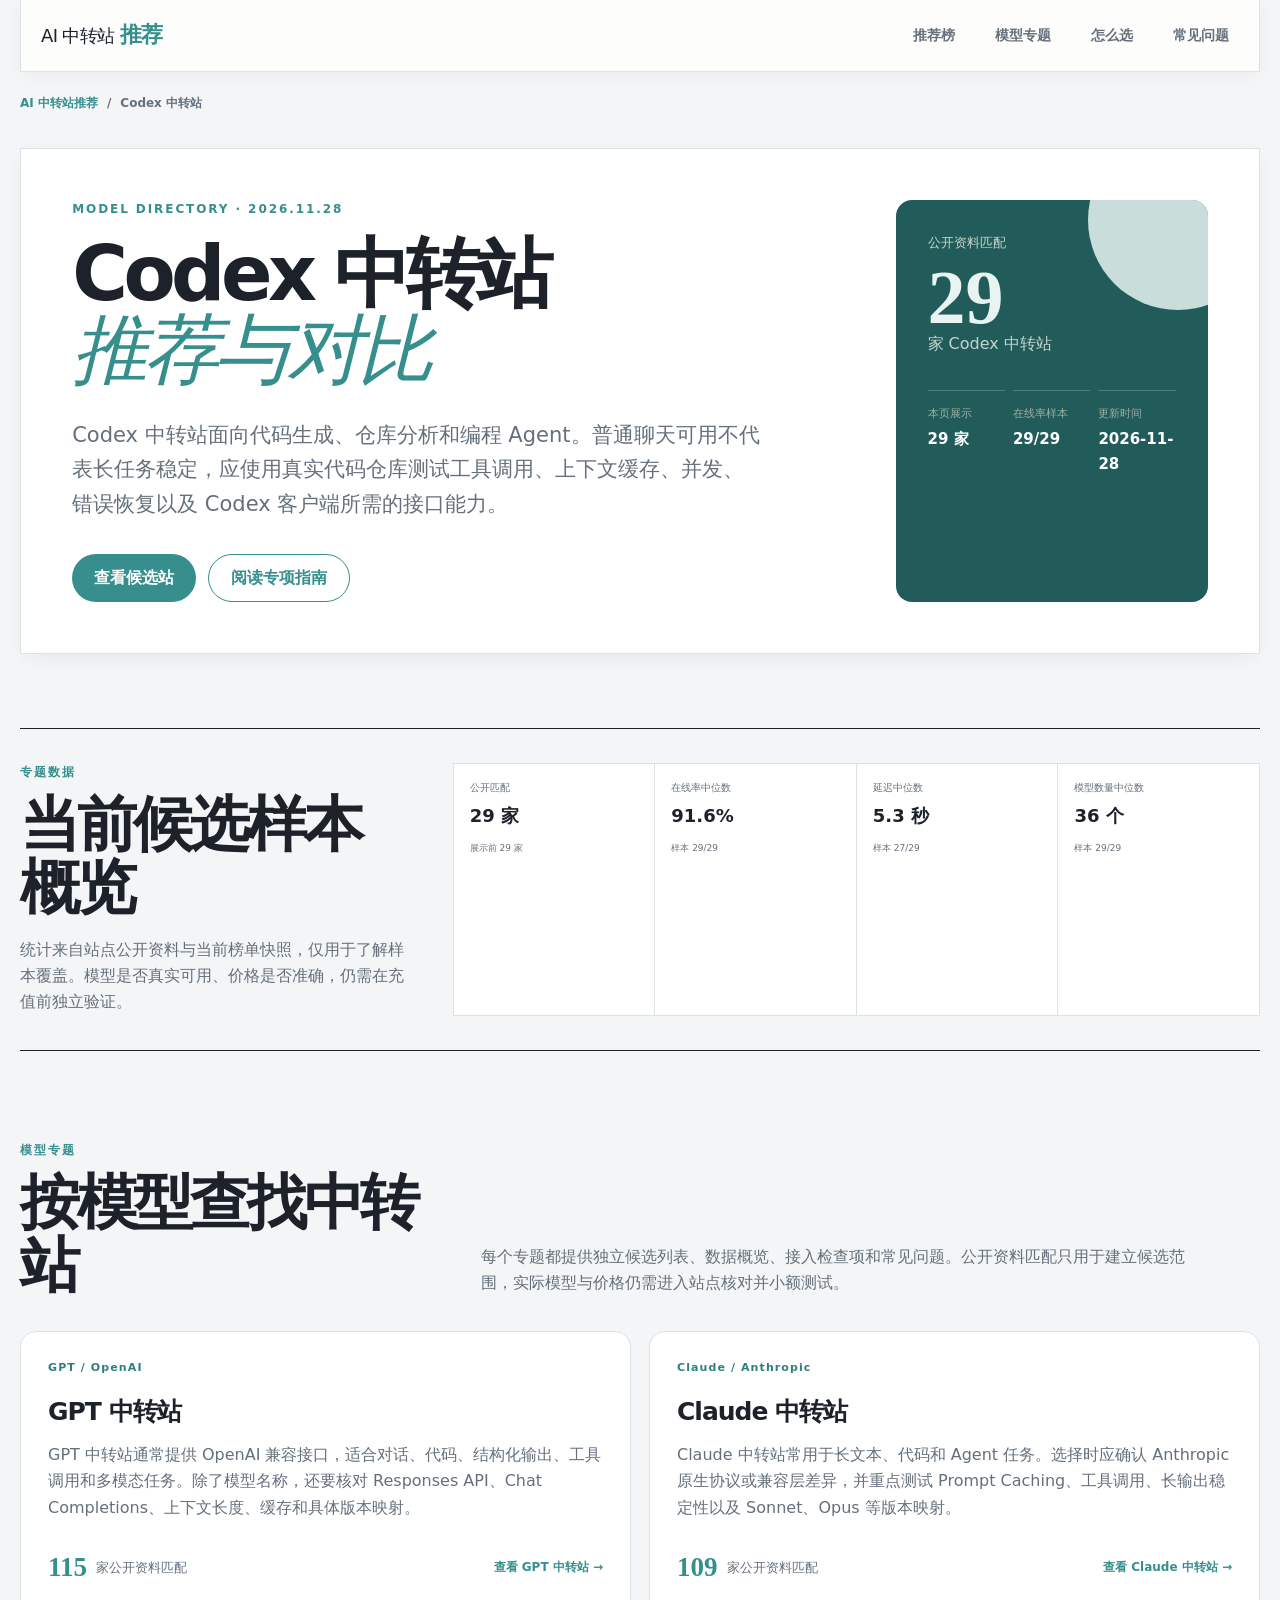
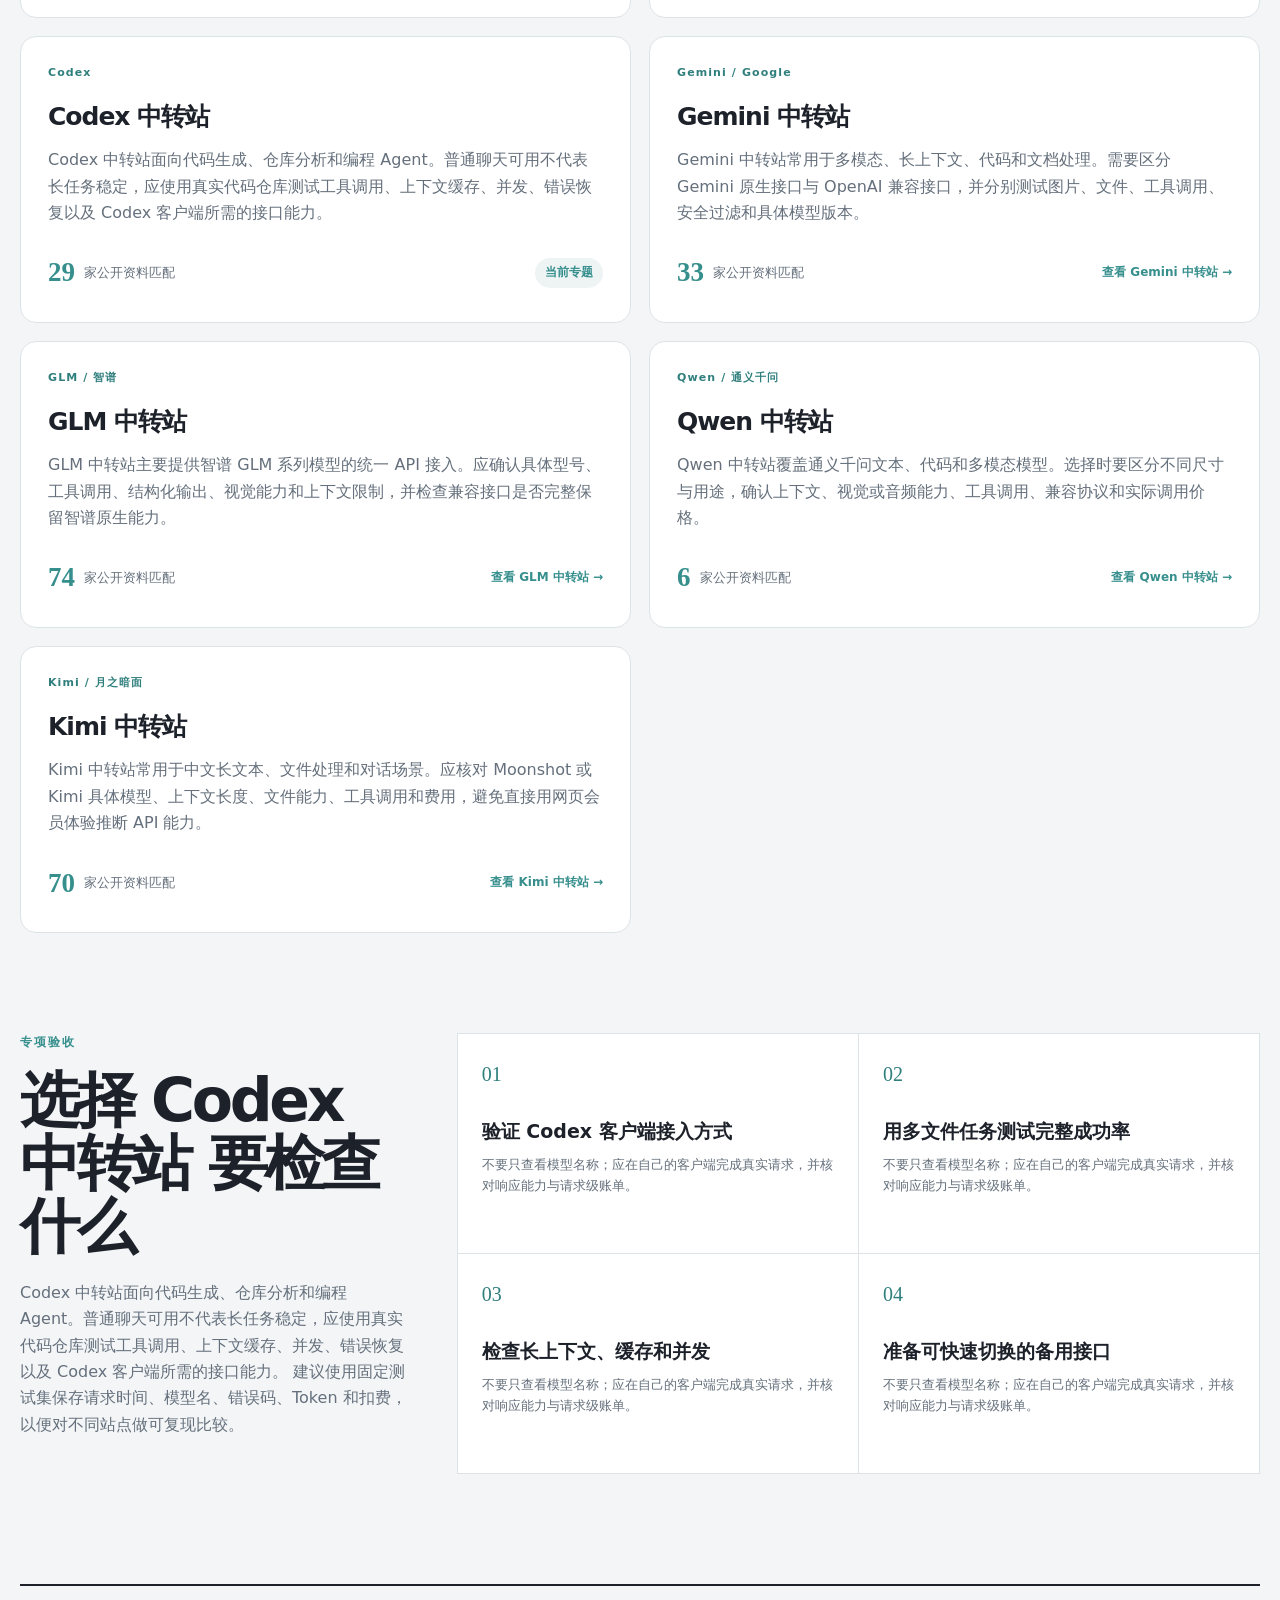
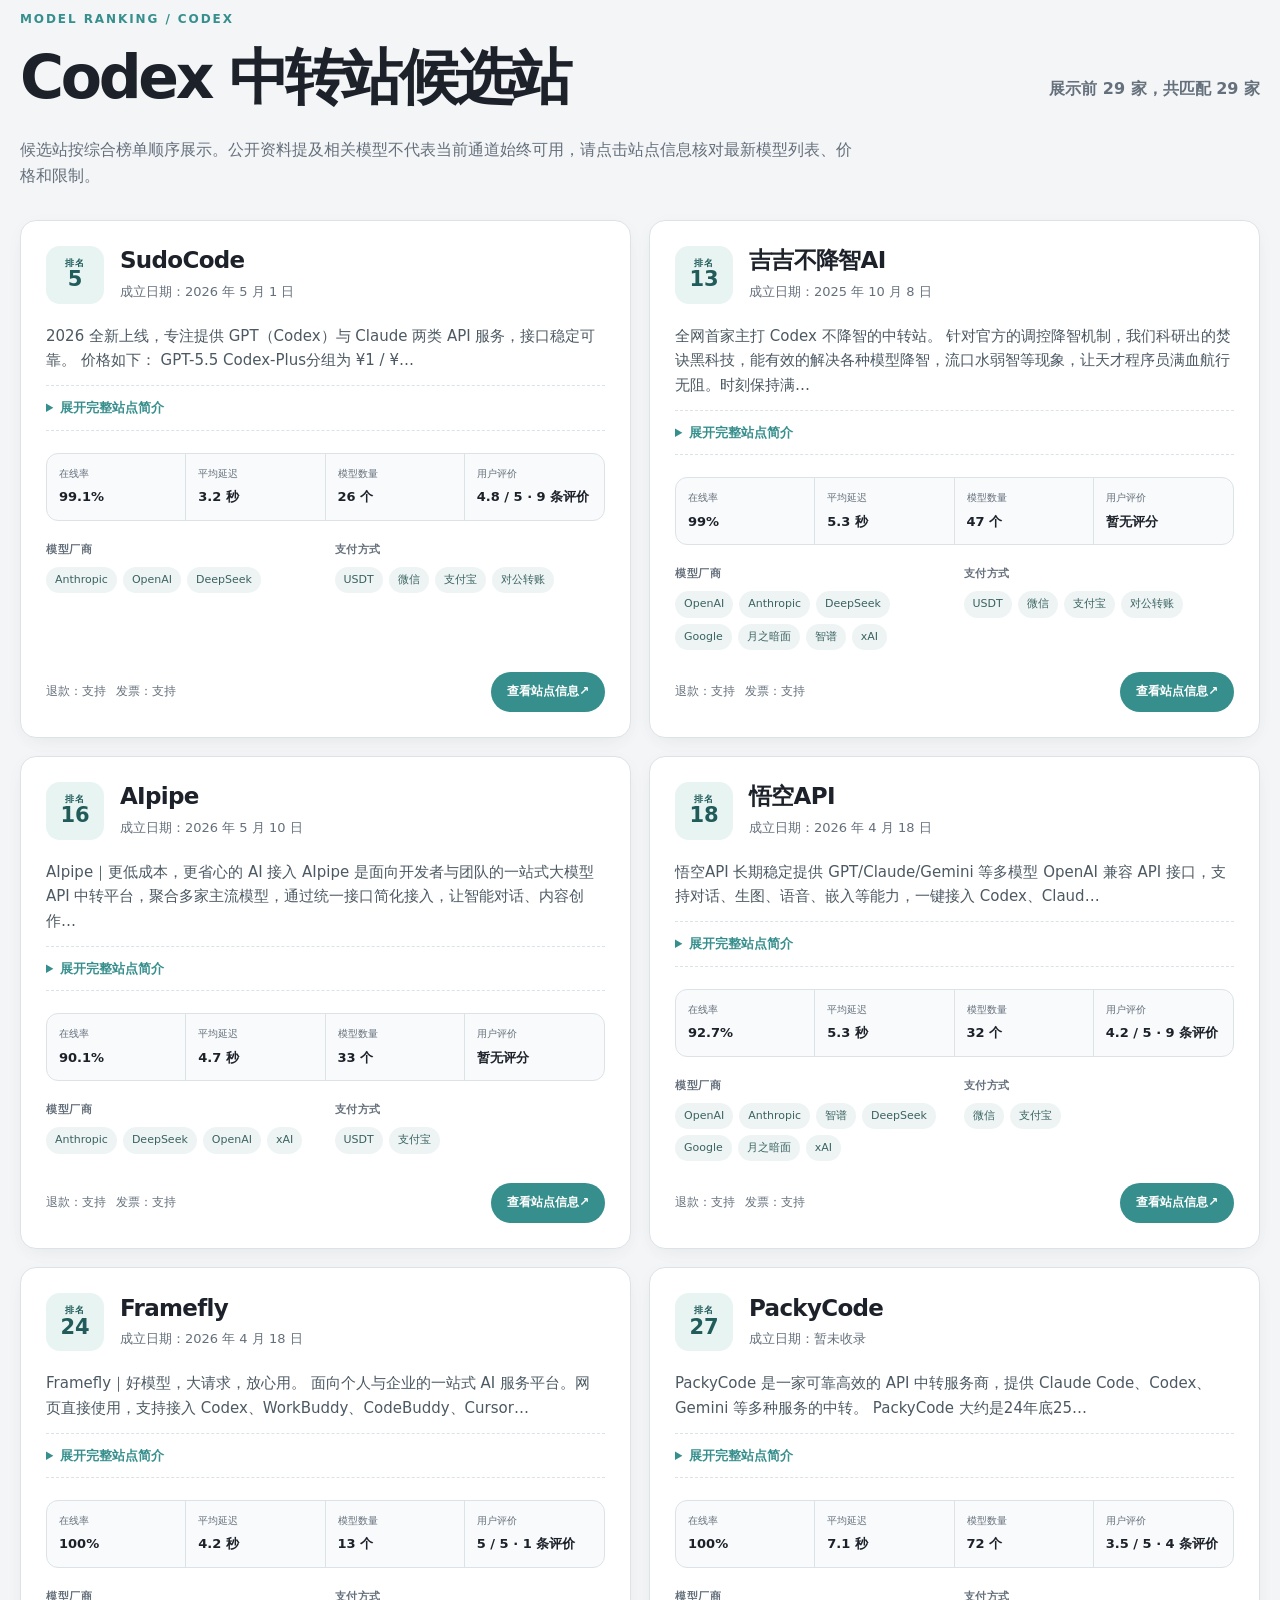
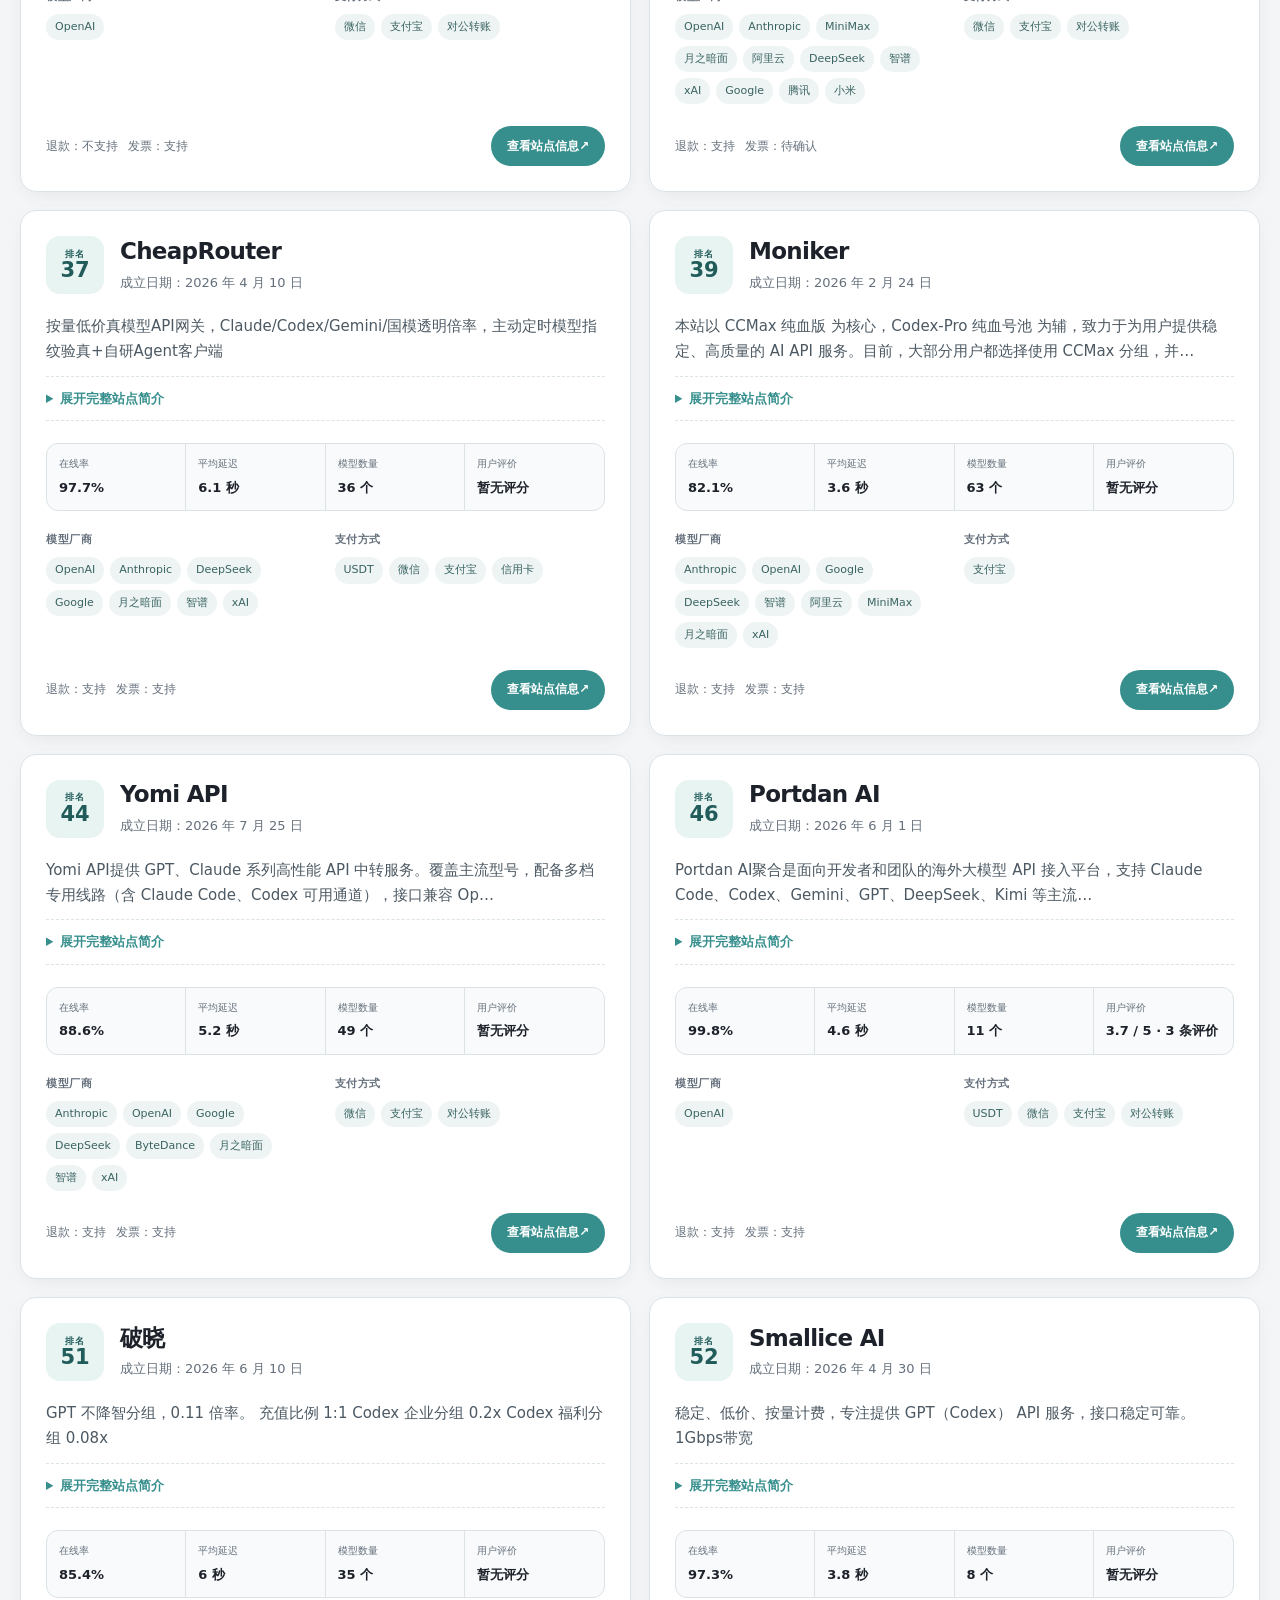
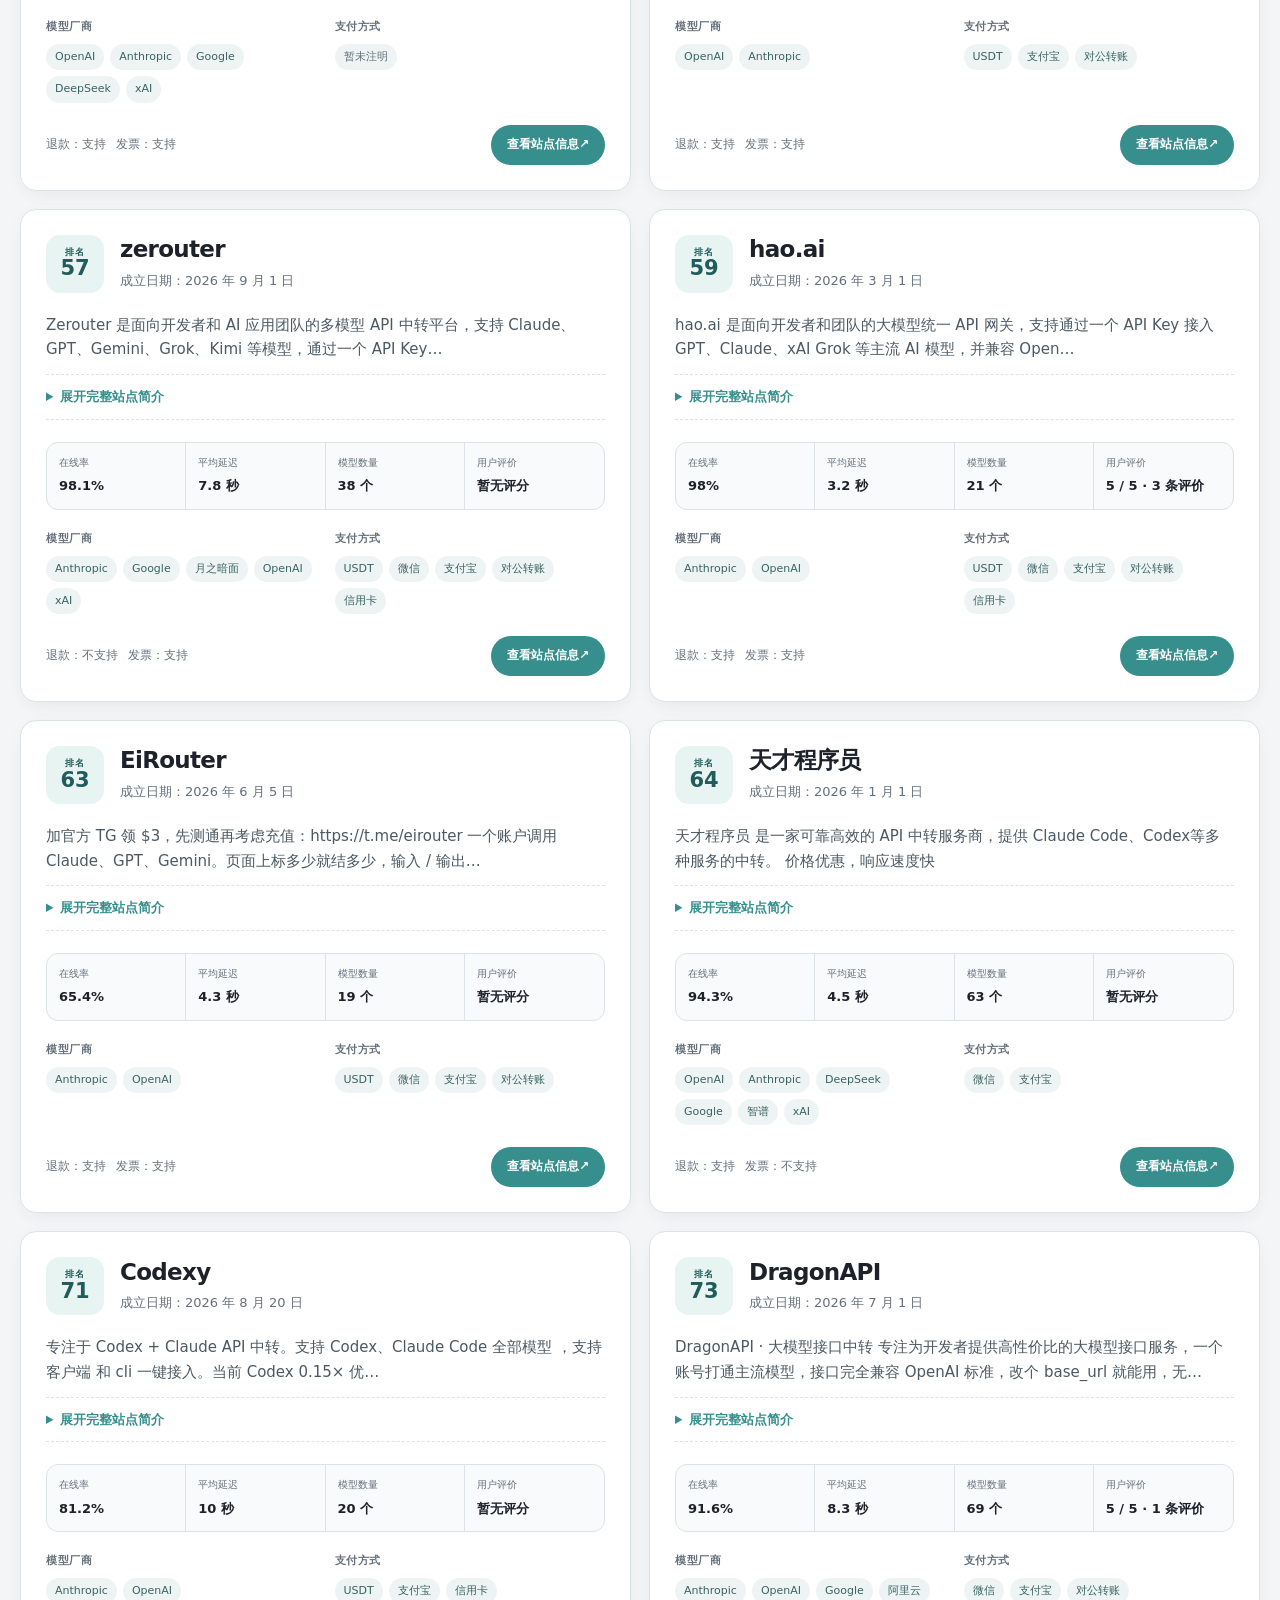
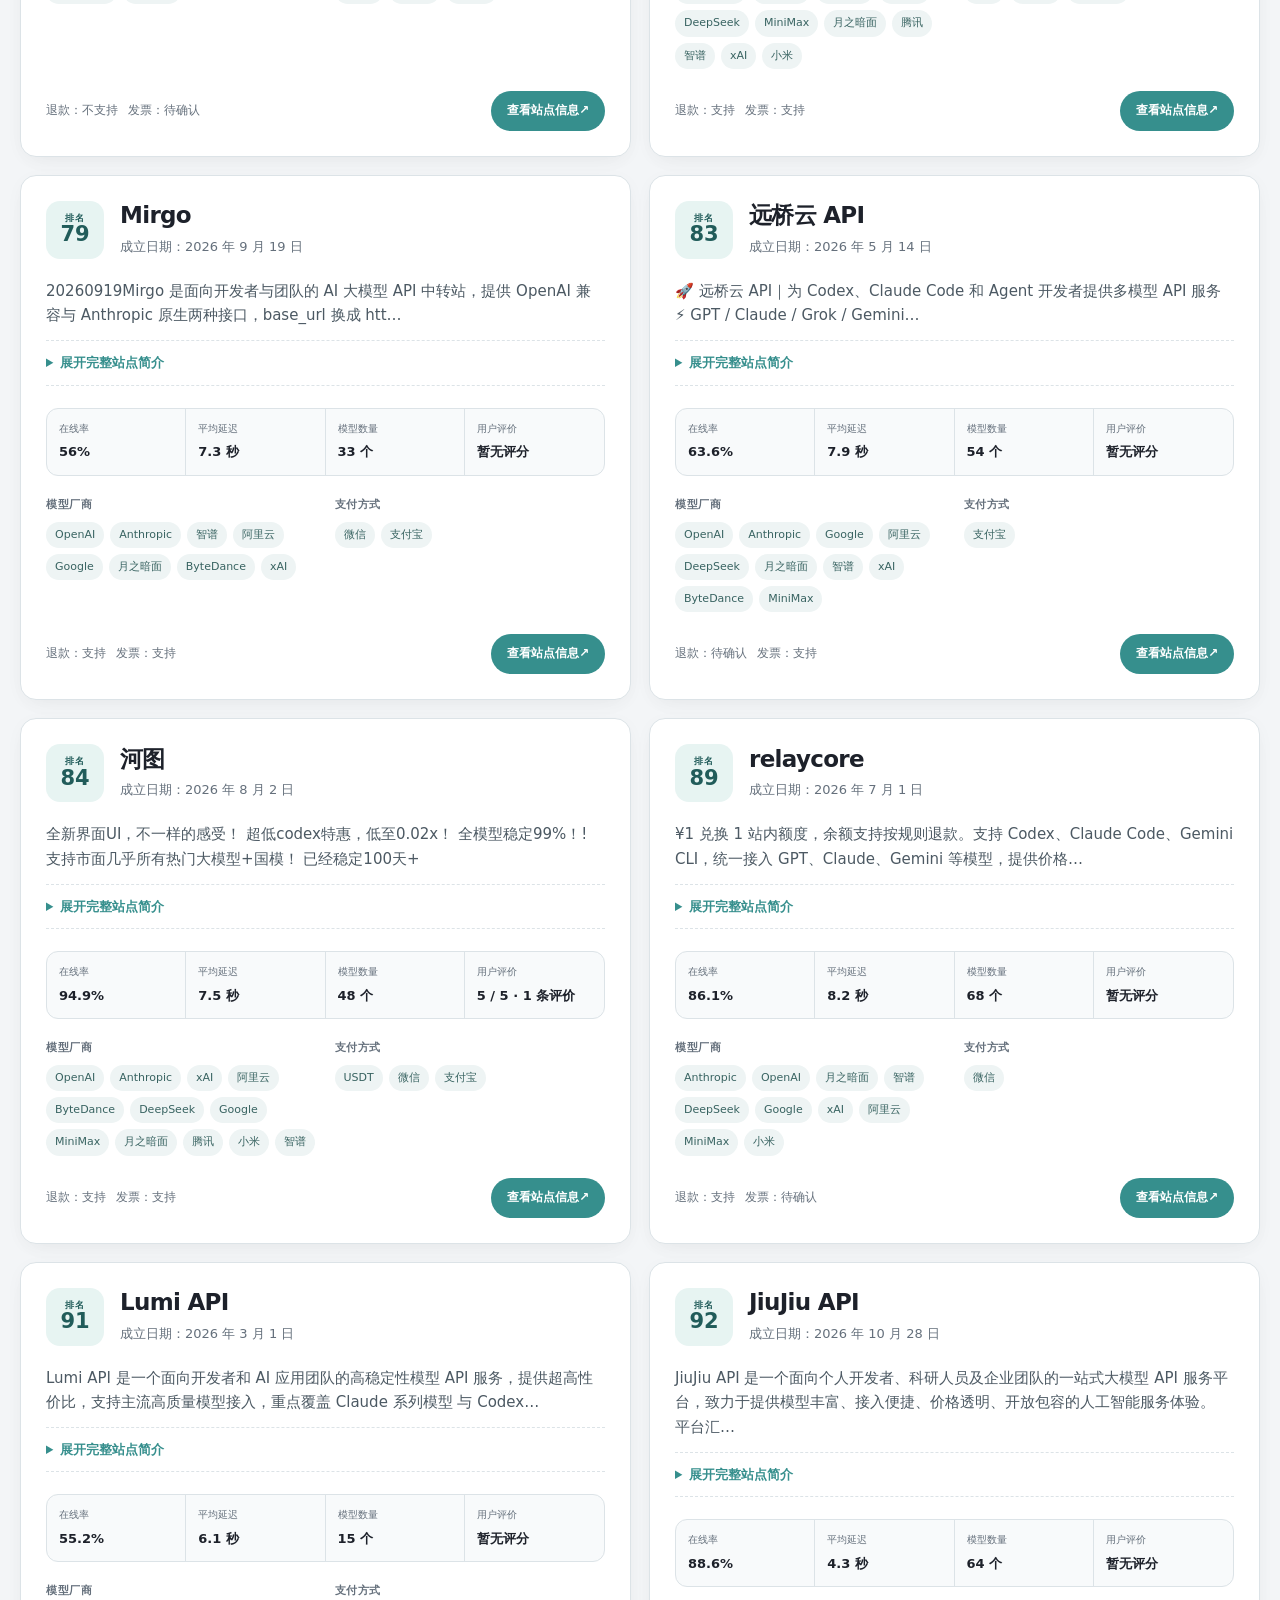
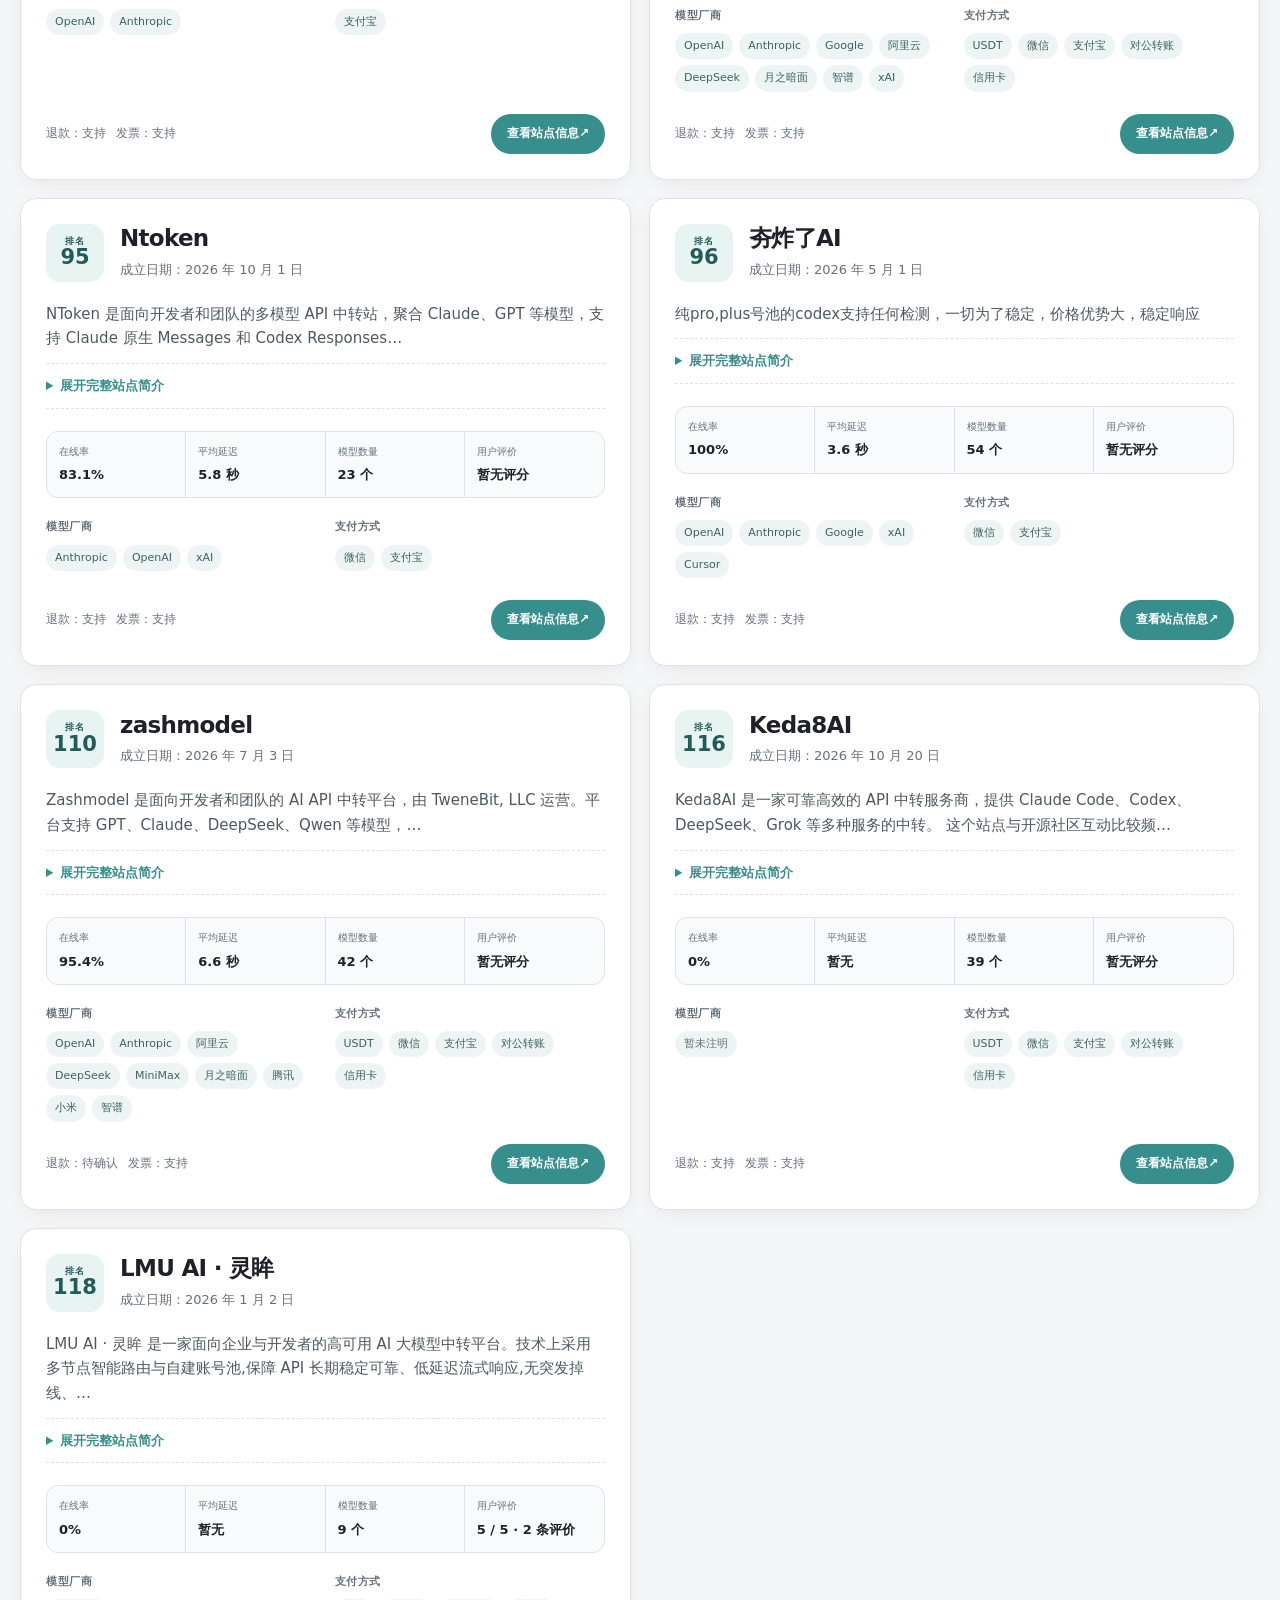
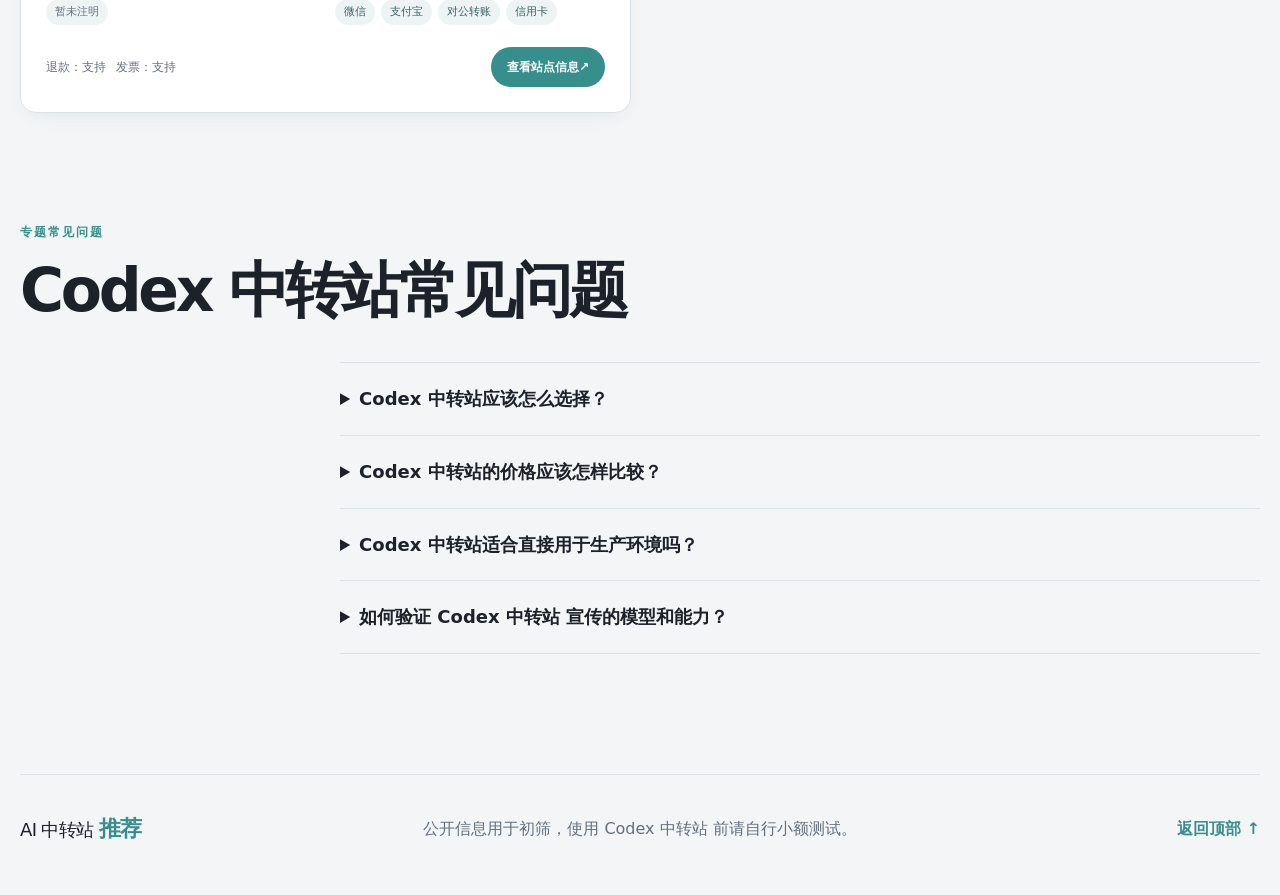
<file: codex-zhongzhuanzhan/index.html>
<!doctype html><html lang="zh-CN"><head><meta charset="utf-8" /><meta name="viewport" content="width=device-width, initial-scale=1" /><title>Codex 中转站推荐｜29 家 AI API 中转站对比</title><meta name="description" content="Codex 中转站专题收录 29 家公开资料相关的 AI API 中转站，对比在线率、延迟、模型数量和服务信息，并提供接入验证、计费与安全选择指南。" /><meta name="robots" content="index, follow, max-image-preview:large, max-snippet:-1" /><meta name="theme-color" content="#f3f5f7" /><meta property="og:type" content="website" /><meta property="og:title" content="Codex 中转站推荐｜29 家 AI API 中转站对比" /><meta property="og:description" content="Codex 中转站专题收录 29 家公开资料相关的 AI API 中转站，对比在线率、延迟、模型数量和服务信息，并提供接入验证、计费与安全选择指南。" /><meta property="og:url" content="https://aizhongzhuanzhan.github.io/codex-zhongzhuanzhan/" /><meta property="og:site_name" content="AI 中转站推荐" /><meta property="og:locale" content="zh_CN" /><meta property="og:image" content="https://aizhongzhuanzhan.github.io/assets/og-image.svg" /><meta name="twitter:card" content="summary_large_image" /><meta name="twitter:title" content="Codex 中转站推荐｜29 家 AI API 中转站对比" /><meta name="twitter:description" content="Codex 中转站专题收录 29 家公开资料相关的 AI API 中转站，对比在线率、延迟、模型数量和服务信息，并提供接入验证、计费与安全选择指南。" /><meta name="twitter:image" content="https://aizhongzhuanzhan.github.io/assets/og-image.svg" /><link rel="canonical" href="https://aizhongzhuanzhan.github.io/codex-zhongzhuanzhan/" /><link rel="alternate" hreflang="zh-CN" href="https://aizhongzhuanzhan.github.io/codex-zhongzhuanzhan/" /><link rel="icon" href="../assets/favicon.svg" type="image/svg+xml" /><link rel="stylesheet" href="../assets/styles.min.css" /><script type="application/ld+json">{"@context":"https://schema.org","@graph":[{"@type":"WebSite","@id":"https://aizhongzhuanzhan.github.io/#website","url":"https://aizhongzhuanzhan.github.io/","name":"AI 中转站推荐","inLanguage":"zh-CN"},{"@type":"CollectionPage","@id":"https://aizhongzhuanzhan.github.io/codex-zhongzhuanzhan/#webpage","url":"https://aizhongzhuanzhan.github.io/codex-zhongzhuanzhan/","name":"Codex 中转站推荐｜29 家 AI API 中转站对比","description":"Codex 中转站专题收录 29 家公开资料相关的 AI API 中转站，对比在线率、延迟、模型数量和服务信息，并提供接入验证、计费与安全选择指南。","dateModified":"2026-11-28","inLanguage":"zh-CN","isPartOf":{"@id":"https://aizhongzhuanzhan.github.io/#website"},"breadcrumb":{"@id":"https://aizhongzhuanzhan.github.io/codex-zhongzhuanzhan/#breadcrumb"},"mainEntity":{"@id":"https://aizhongzhuanzhan.github.io/codex-zhongzhuanzhan/#ranking"}},{"@type":"BreadcrumbList","@id":"https://aizhongzhuanzhan.github.io/codex-zhongzhuanzhan/#breadcrumb","itemListElement":[{"@type":"ListItem","position":1,"name":"AI 中转站推荐","item":"https://aizhongzhuanzhan.github.io/"},{"@type":"ListItem","position":2,"name":"Codex 中转站","item":"https://aizhongzhuanzhan.github.io/codex-zhongzhuanzhan/"}]},{"@type":"ItemList","@id":"https://aizhongzhuanzhan.github.io/codex-zhongzhuanzhan/#ranking","name":"Codex 中转站候选列表","numberOfItems":29,"itemListOrder":"https://schema.org/ItemListOrderAscending","itemListElement":[{"@type":"ListItem","position":1,"item":{"@type":"Service","name":"SudoCode","url":"https://www.hvoyai.com/sites/sudocodechat/","description":"综合排名第 5；成立日期 2026-05-01；在线率 99.1%；平均延迟 3.2 秒；收录模型 26 个；用户评分 4.8/5（9 条评价）；退款政策：支持；发票政策：支持。"}},{"@type":"ListItem","position":2,"item":{"@type":"Service","name":"吉吉不降智AI","url":"https://www.hvoyai.com/sites/jijicc/","description":"综合排名第 13；成立日期 2025-10-08；在线率 99%；平均延迟 5.3 秒；收录模型 47 个；退款政策：支持；发票政策：支持。"}},{"@type":"ListItem","position":3,"item":{"@type":"Service","name":"AIpipe","url":"https://www.hvoyai.com/sites/aipipepro/","description":"综合排名第 16；成立日期 2026-05-10；在线率 90.1%；平均延迟 4.7 秒；收录模型 33 个；退款政策：支持；发票政策：支持。"}},{"@type":"ListItem","position":4,"item":{"@type":"Service","name":"悟空API","url":"https://www.hvoyai.com/sites/xaiwkapicom/","description":"综合排名第 18；成立日期 2026-04-18；在线率 92.7%；平均延迟 5.3 秒；收录模型 32 个；用户评分 4.2/5（9 条评价）；退款政策：支持；发票政策：支持。"}},{"@type":"ListItem","position":5,"item":{"@type":"Service","name":"Framefly","url":"https://www.hvoyai.com/sites/frameflycomcn/","description":"综合排名第 24；成立日期 2026-04-18；在线率 100%；平均延迟 4.2 秒；收录模型 13 个；用户评分 5/5（1 条评价）；退款政策：不支持；发票政策：支持。"}},{"@type":"ListItem","position":6,"item":{"@type":"Service","name":"PackyCode","url":"https://www.hvoyai.com/sites/packyapiai/","description":"综合排名第 27；在线率 100%；平均延迟 7.1 秒；收录模型 72 个；用户评分 3.5/5（4 条评价）；退款政策：支持。"}},{"@type":"ListItem","position":7,"item":{"@type":"Service","name":"CheapRouter","url":"https://www.hvoyai.com/sites/cheaproutercc/","description":"综合排名第 37；成立日期 2026-04-10；在线率 97.7%；平均延迟 6.1 秒；收录模型 36 个；退款政策：支持；发票政策：支持。"}},{"@type":"ListItem","position":8,"item":{"@type":"Service","name":"Moniker","url":"https://www.hvoyai.com/sites/aimonikertop/","description":"综合排名第 39；成立日期 2026-02-24；在线率 82.1%；平均延迟 3.6 秒；收录模型 63 个；退款政策：支持；发票政策：支持。"}},{"@type":"ListItem","position":9,"item":{"@type":"Service","name":"Yomi API","url":"https://www.hvoyai.com/sites/yomiapicom/","description":"综合排名第 44；成立日期 2026-07-25；在线率 88.6%；平均延迟 5.2 秒；收录模型 49 个；退款政策：支持；发票政策：支持。"}},{"@type":"ListItem","position":10,"item":{"@type":"Service","name":"Portdan AI","url":"https://www.hvoyai.com/sites/portdancom/","description":"综合排名第 46；成立日期 2026-06-01；在线率 99.8%；平均延迟 4.6 秒；收录模型 11 个；用户评分 3.7/5（3 条评价）；退款政策：支持；发票政策：支持。"}},{"@type":"ListItem","position":11,"item":{"@type":"Service","name":"破晓","url":"https://www.hvoyai.com/sites/apipoxiaovip/","description":"综合排名第 51；成立日期 2026-06-10；在线率 85.4%；平均延迟 6 秒；收录模型 35 个；退款政策：支持；发票政策：支持。"}},{"@type":"ListItem","position":12,"item":{"@type":"Service","name":"Smallice AI","url":"https://www.hvoyai.com/sites/smallicexyz/","description":"综合排名第 52；成立日期 2026-04-30；在线率 97.3%；平均延迟 3.8 秒；收录模型 8 个；退款政策：支持；发票政策：支持。"}},{"@type":"ListItem","position":13,"item":{"@type":"Service","name":"zerouter","url":"https://www.hvoyai.com/sites/zerouterai/","description":"综合排名第 57；成立日期 2026-09-01；在线率 98.1%；平均延迟 7.8 秒；收录模型 38 个；退款政策：不支持；发票政策：支持。"}},{"@type":"ListItem","position":14,"item":{"@type":"Service","name":"hao.ai","url":"https://www.hvoyai.com/sites/haoai/","description":"综合排名第 59；成立日期 2026-03-01；在线率 98%；平均延迟 3.2 秒；收录模型 21 个；用户评分 5/5（3 条评价）；退款政策：支持；发票政策：支持。"}},{"@type":"ListItem","position":15,"item":{"@type":"Service","name":"EiRouter","url":"https://www.hvoyai.com/sites/eirouterai/","description":"综合排名第 63；成立日期 2026-06-05；在线率 65.4%；平均延迟 4.3 秒；收录模型 19 个；退款政策：支持；发票政策：支持。"}},{"@type":"ListItem","position":16,"item":{"@type":"Service","name":"天才程序员","url":"https://www.hvoyai.com/sites/gptapisxyz/","description":"综合排名第 64；成立日期 2026-01-01；在线率 94.3%；平均延迟 4.5 秒；收录模型 63 个；退款政策：支持；发票政策：不支持。"}},{"@type":"ListItem","position":17,"item":{"@type":"Service","name":"Codexy","url":"https://www.hvoyai.com/sites/codexyme/","description":"综合排名第 71；成立日期 2026-08-20；在线率 81.2%；平均延迟 10 秒；收录模型 20 个；退款政策：不支持。"}},{"@type":"ListItem","position":18,"item":{"@type":"Service","name":"DragonAPI","url":"https://www.hvoyai.com/sites/newapidragon3apicom/","description":"综合排名第 73；成立日期 2026-07-01；在线率 91.6%；平均延迟 8.3 秒；收录模型 69 个；用户评分 5/5（1 条评价）；退款政策：支持；发票政策：支持。"}},{"@type":"ListItem","position":19,"item":{"@type":"Service","name":"Mirgo","url":"https://www.hvoyai.com/sites/mirgotop/","description":"综合排名第 79；成立日期 2026-09-19；在线率 56%；平均延迟 7.3 秒；收录模型 33 个；退款政策：支持；发票政策：支持。"}},{"@type":"ListItem","position":20,"item":{"@type":"Service","name":"远桥云 API","url":"https://www.hvoyai.com/sites/yuanqiaoyuncom/","description":"综合排名第 83；成立日期 2026-05-14；在线率 63.6%；平均延迟 7.9 秒；收录模型 54 个；发票政策：支持。"}},{"@type":"ListItem","position":21,"item":{"@type":"Service","name":"河图","url":"https://www.hvoyai.com/sites/hetunetop/","description":"综合排名第 84；成立日期 2026-08-02；在线率 94.9%；平均延迟 7.5 秒；收录模型 48 个；用户评分 5/5（1 条评价）；退款政策：支持；发票政策：支持。"}},{"@type":"ListItem","position":22,"item":{"@type":"Service","name":"relaycore","url":"https://www.hvoyai.com/sites/relaycorecn/","description":"综合排名第 89；成立日期 2026-07-01；在线率 86.1%；平均延迟 8.2 秒；收录模型 68 个；退款政策：支持。"}},{"@type":"ListItem","position":23,"item":{"@type":"Service","name":"Lumi API","url":"https://www.hvoyai.com/sites/lumibestcc/","description":"综合排名第 91；成立日期 2026-03-01；在线率 55.2%；平均延迟 6.1 秒；收录模型 15 个；退款政策：支持；发票政策：支持。"}},{"@type":"ListItem","position":24,"item":{"@type":"Service","name":"JiuJiu API","url":"https://www.hvoyai.com/sites/jiujiuapicom/","description":"综合排名第 92；成立日期 2026-10-28；在线率 88.6%；平均延迟 4.3 秒；收录模型 64 个；退款政策：支持；发票政策：支持。"}},{"@type":"ListItem","position":25,"item":{"@type":"Service","name":"Ntoken","url":"https://www.hvoyai.com/sites/ntokendev/","description":"综合排名第 95；成立日期 2026-10-01；在线率 83.1%；平均延迟 5.8 秒；收录模型 23 个；退款政策：支持；发票政策：支持。"}},{"@type":"ListItem","position":26,"item":{"@type":"Service","name":"夯炸了AI","url":"https://www.hvoyai.com/sites/aihangzhalecom/","description":"综合排名第 96；成立日期 2026-05-01；在线率 100%；平均延迟 3.6 秒；收录模型 54 个；退款政策：支持；发票政策：支持。"}},{"@type":"ListItem","position":27,"item":{"@type":"Service","name":"zashmodel","url":"https://www.hvoyai.com/sites/zashmodelcom/","description":"综合排名第 110；成立日期 2026-07-03；在线率 95.4%；平均延迟 6.6 秒；收录模型 42 个；发票政策：支持。"}},{"@type":"ListItem","position":28,"item":{"@type":"Service","name":"Keda8AI","url":"https://www.hvoyai.com/sites/keda8ai/","description":"综合排名第 116；成立日期 2026-10-20；在线率 0%；收录模型 39 个；退款政策：支持；发票政策：支持。"}},{"@type":"ListItem","position":29,"item":{"@type":"Service","name":"LMU AI · 灵眸","url":"https://www.hvoyai.com/sites/apilmuaiai/","description":"综合排名第 118；成立日期 2026-01-02；在线率 0%；收录模型 9 个；用户评分 5/5（2 条评价）；退款政策：支持；发票政策：支持。"}}]},{"@type":"FAQPage","@id":"https://aizhongzhuanzhan.github.io/codex-zhongzhuanzhan/#faq","mainEntity":[{"@type":"Question","name":"Codex 中转站应该怎么选择？","acceptedAnswer":{"@type":"Answer","text":"先确认候选站明确支持所需模型和接口，再用自己的真实任务测试流式输出、工具调用、上下文、成功率和账单。重点完成：验证 Codex 客户端接入方式；用多文件任务测试完整成功率；检查长上下文、缓存和并发；准备可快速切换的备用接口。不要只依据首页价格或一次短对话决定长期使用。"}},{"@type":"Question","name":"Codex 中转站的价格应该怎样比较？","acceptedAnswer":{"@type":"Answer","text":"统一换算人民币充值比例、输入价格、输出价格、缓存读写、模型倍率和用户分组倍率，再复算一条实际请求。面板显示为美元不代表等同官方美元，低倍率也不代表所有模型和渠道采用相同价格。"}},{"@type":"Question","name":"Codex 中转站适合直接用于生产环境吗？","acceptedAnswer":{"@type":"Answer","text":"个人学习和能够随时迁移的任务可以先小额测试。生产环境还要评估数据隐私、运营主体、日志政策、限流、故障公告和备用供应商；涉及敏感数据或强 SLA 时，应优先考虑官方 API 或可签约的企业服务。"}},{"@type":"Question","name":"如何验证 Codex 中转站 宣传的模型和能力？","acceptedAnswer":{"@type":"Answer","text":"使用固定测试集核对模型标识、上下文、流式响应、工具调用和账单模型名，并完成专项验证：验证 Codex 客户端接入方式；用多文件任务测试完整成功率；检查长上下文、缓存和并发；准备可快速切换的备用接口。模型自报身份不能作为证据，关键能力缺失或账单无法复算时应暂停继续充值。"}}]}]}</script><script>var _hmt = _hmt || [];(function() {var hm = document.createElement("script");hm.src = "https://hm.baidu.com/hm.js?a95d0c92950541b137908250283f3d91";var s = document.getElementsByTagName("script")[0];s.parentNode.insertBefore(hm, s);})();</script></head><body><a class="skip-link" href="#main">跳到主要内容</a><header class="topbar"><a class="wordmark" href="../" aria-label="AI 中转站推荐首页"><span>AI 中转站</span><strong>推荐</strong></a><nav aria-label="主要导航"><a href="../#ranking">推荐榜</a><a href="../#topics">模型专题</a><a href="../#guide">怎么选</a><a href="../#faq">常见问题</a></nav></header><main id="main"><nav class="breadcrumbs" aria-label="面包屑"><a href="../">AI 中转站推荐</a><span aria-hidden="true">/</span><span aria-current="page">Codex 中转站</span></nav><section class="hero topic-hero"><div class="hero__copy"><p class="eyebrow">MODEL DIRECTORY · 2026.11.28</p><h1>Codex 中转站<br /><em>推荐与对比</em></h1><p class="hero-copy">Codex 中转站面向代码生成、仓库分析和编程 Agent。普通聊天可用不代表长任务稳定，应使用真实代码仓库测试工具调用、上下文缓存、并发、错误恢复以及 Codex 客户端所需的接口能力。</p><div class="hero-actions"><a href="#topic-ranking">查看候选站</a><a href="#topic-guide">阅读专项指南</a></div></div><aside class="hero__panel" aria-label="专题概览"><p>公开资料匹配</p><strong>29</strong><span>家 Codex 中转站</span><dl><div><dt>本页展示</dt><dd>29 家</dd></div><div><dt>在线率样本</dt><dd>29/29</dd></div><div><dt>更新时间</dt><dd>2026-11-28</dd></div></dl></aside></section><section class="topic-overview" aria-labelledby="topic-overview-title"><div><p class="section-kicker">专题数据</p><h2 id="topic-overview-title">当前候选样本概览</h2><p>统计来自站点公开资料与当前榜单快照，仅用于了解样本覆盖。模型是否真实可用、价格是否准确，仍需在充值前独立验证。</p></div><dl class="topic-stat-grid"><div><dt>公开匹配</dt><dd>29 家</dd><small>展示前 29 家</small></div><div><dt>在线率中位数</dt><dd>91.6%</dd><small>样本 29/29</small></div><div><dt>延迟中位数</dt><dd>5.3 秒</dd><small>样本 27/29</small></div><div><dt>模型数量中位数</dt><dd>36 个</dd><small>样本 29/29</small></div></dl></section><section class="topic-directory" id="topics" aria-labelledby="topics-title"><div class="topic-directory__head"><div><p class="section-kicker">模型专题</p><h2 id="topics-title">按模型查找中转站</h2></div><p>每个专题都提供独立候选列表、数据概览、接入检查项和常见问题。公开资料匹配只用于建立候选范围，实际模型与价格仍需进入站点核对并小额测试。</p></div><div class="topic-directory__grid"><article><span>GPT / OpenAI</span><h3>GPT 中转站</h3><p>GPT 中转站通常提供 OpenAI 兼容接口，适合对话、代码、结构化输出、工具调用和多模态任务。除了模型名称，还要核对 Responses API、Chat Completions、上下文长度、缓存和具体版本映射。</p><div><strong>115</strong><small>家公开资料匹配</small><a href="/gpt-zhongzhuanzhan/">查看 GPT 中转站 →</a></div></article><article><span>Claude / Anthropic</span><h3>Claude 中转站</h3><p>Claude 中转站常用于长文本、代码和 Agent 任务。选择时应确认 Anthropic 原生协议或兼容层差异，并重点测试 Prompt Caching、工具调用、长输出稳定性以及 Sonnet、Opus 等版本映射。</p><div><strong>109</strong><small>家公开资料匹配</small><a href="/claude-zhongzhuanzhan/">查看 Claude 中转站 →</a></div></article><article><span>Codex</span><h3>Codex 中转站</h3><p>Codex 中转站面向代码生成、仓库分析和编程 Agent。普通聊天可用不代表长任务稳定，应使用真实代码仓库测试工具调用、上下文缓存、并发、错误恢复以及 Codex 客户端所需的接口能力。</p><div><strong>29</strong><small>家公开资料匹配</small><span class="topic-directory__current" aria-current="page">当前专题</span></div></article><article><span>Gemini / Google</span><h3>Gemini 中转站</h3><p>Gemini 中转站常用于多模态、长上下文、代码和文档处理。需要区分 Gemini 原生接口与 OpenAI 兼容接口，并分别测试图片、文件、工具调用、安全过滤和具体模型版本。</p><div><strong>33</strong><small>家公开资料匹配</small><a href="/gemini-zhongzhuanzhan/">查看 Gemini 中转站 →</a></div></article><article><span>GLM / 智谱</span><h3>GLM 中转站</h3><p>GLM 中转站主要提供智谱 GLM 系列模型的统一 API 接入。应确认具体型号、工具调用、结构化输出、视觉能力和上下文限制，并检查兼容接口是否完整保留智谱原生能力。</p><div><strong>74</strong><small>家公开资料匹配</small><a href="/glm-zhongzhuanzhan/">查看 GLM 中转站 →</a></div></article><article><span>Qwen / 通义千问</span><h3>Qwen 中转站</h3><p>Qwen 中转站覆盖通义千问文本、代码和多模态模型。选择时要区分不同尺寸与用途，确认上下文、视觉或音频能力、工具调用、兼容协议和实际调用价格。</p><div><strong>6</strong><small>家公开资料匹配</small><a href="/qwen-zhongzhuanzhan/">查看 Qwen 中转站 →</a></div></article><article><span>Kimi / 月之暗面</span><h3>Kimi 中转站</h3><p>Kimi 中转站常用于中文长文本、文件处理和对话场景。应核对 Moonshot 或 Kimi 具体模型、上下文长度、文件能力、工具调用和费用，避免直接用网页会员体验推断 API 能力。</p><div><strong>70</strong><small>家公开资料匹配</small><a href="/kimi-zhongzhuanzhan/">查看 Kimi 中转站 →</a></div></article></div></section><section class="topic-guide" id="topic-guide" aria-labelledby="topic-guide-title"><div><p class="section-kicker">专项验收</p><h2 id="topic-guide-title">选择 Codex 中转站 要检查什么</h2><p>Codex 中转站面向代码生成、仓库分析和编程 Agent。普通聊天可用不代表长任务稳定，应使用真实代码仓库测试工具调用、上下文缓存、并发、错误恢复以及 Codex 客户端所需的接口能力。 建议使用固定测试集保存请求时间、模型名、错误码、Token 和扣费，以便对不同站点做可复现比较。</p></div><div class="topic-focus-grid"><article><span>01</span><h3>验证 Codex 客户端接入方式</h3><p>不要只查看模型名称；应在自己的客户端完成真实请求，并核对响应能力与请求级账单。</p></article><article><span>02</span><h3>用多文件任务测试完整成功率</h3><p>不要只查看模型名称；应在自己的客户端完成真实请求，并核对响应能力与请求级账单。</p></article><article><span>03</span><h3>检查长上下文、缓存和并发</h3><p>不要只查看模型名称；应在自己的客户端完成真实请求，并核对响应能力与请求级账单。</p></article><article><span>04</span><h3>准备可快速切换的备用接口</h3><p>不要只查看模型名称；应在自己的客户端完成真实请求，并核对响应能力与请求级账单。</p></article></div></section><section class="ranking topic-ranking" id="topic-ranking" aria-labelledby="topic-ranking-title"><div class="ranking-head"><div><p>MODEL RANKING / Codex</p><h2 id="topic-ranking-title">Codex 中转站候选站</h2></div><p>展示前 29 家，共匹配 29 家</p></div><p class="ranking-note">候选站按综合榜单顺序展示。公开资料提及相关模型不代表当前通道始终可用，请点击站点信息核对最新模型列表、价格和限制。</p><div class="station-list"><article class="station-card" id="rank-5" aria-labelledby="station-5"><div class="station-card__head"><span class="rank-badge"><small>排名</small>5</span><div class="station-title"><h2 id="station-5"><a href="https://www.hvoyai.com/sites/sudocodechat/" target="_blank" rel="nofollow noopener" referrerpolicy="origin">SudoCode</a></h2><p>成立日期：2026 年 5 月 1 日</p></div></div><p class="site-summary">2026 全新上线，专注提供 GPT（Codex）与 Claude 两类 API 服务，接口稳定可靠。 价格如下： GPT-5.5 Codex-Plus分组为 ¥1 / ¥…</p><details class="site-intro"><summary>展开完整站点简介</summary><div class="site-intro__body"><p>2026 全新上线，专注提供 GPT（Codex）与 Claude 两类 API 服务，接口稳定可靠。</p><p>价格如下：</p><p>GPT-5.5 Codex-Plus分组为 ¥1 / ¥6（输入 / 输出）每百万 Token；</p><p>Opus 4.8 CC-Max分组为 ¥7 / ¥35（输入 / 输出）每百万 Token。</p><p>新用户注册可领取 10 元 Codex 日卡体验。</p><p>支持开具发票，可对公转账。</p></div></details><dl class="metric-grid"><div><dt>在线率</dt><dd>99.1%</dd></div><div><dt>平均延迟</dt><dd>3.2 秒</dd></div><div><dt>模型数量</dt><dd>26 个</dd></div><div><dt>用户评价</dt><dd>4.8 / 5 · 9 条评价</dd></div></dl><div class="station-meta"><div><h3>模型厂商</h3><div class="chip-list"><span class="chip">Anthropic</span><span class="chip">OpenAI</span><span class="chip">DeepSeek</span></div></div><div><h3>支付方式</h3><div class="chip-list"><span class="chip">USDT</span><span class="chip">微信</span><span class="chip">支付宝</span><span class="chip">对公转账</span></div></div></div><div class="station-card__foot"><p><span>退款：支持</span><span>发票：支持</span></p><a class="detail-link" href="https://www.hvoyai.com/sites/sudocodechat/" target="_blank" rel="nofollow noopener" referrerpolicy="origin" aria-label="查看 SudoCode 的更多信息">查看站点信息 <span aria-hidden="true">↗</span></a></div></article><article class="station-card" id="rank-13" aria-labelledby="station-13"><div class="station-card__head"><span class="rank-badge"><small>排名</small>13</span><div class="station-title"><h2 id="station-13"><a href="https://www.hvoyai.com/sites/jijicc/" target="_blank" rel="nofollow noopener" referrerpolicy="origin">吉吉不降智AI</a></h2><p>成立日期：2025 年 10 月 8 日</p></div></div><p class="site-summary">全网首家主打 Codex 不降智的中转站。 针对官方的调控降智机制，我们科研出的焚诀黑科技，能有效的解决各种模型降智，流口水弱智等现象，让天才程序员满血航行无阻。时刻保持满…</p><details class="site-intro"><summary>展开完整站点简介</summary><div class="site-intro__body"><p>全网首家主打 Codex 不降智的中转站。</p><p>针对官方的调控降智机制，我们科研出的焚诀黑科技，能有效的解决各种模型降智，流口水弱智等现象，让天才程序员满血航行无阻。时刻保持满血纯血，指哪打哪能打的状态。</p></div></details><dl class="metric-grid"><div><dt>在线率</dt><dd>99%</dd></div><div><dt>平均延迟</dt><dd>5.3 秒</dd></div><div><dt>模型数量</dt><dd>47 个</dd></div><div><dt>用户评价</dt><dd>暂无评分</dd></div></dl><div class="station-meta"><div><h3>模型厂商</h3><div class="chip-list"><span class="chip">OpenAI</span><span class="chip">Anthropic</span><span class="chip">DeepSeek</span><span class="chip">Google</span><span class="chip">月之暗面</span><span class="chip">智谱</span><span class="chip">xAI</span></div></div><div><h3>支付方式</h3><div class="chip-list"><span class="chip">USDT</span><span class="chip">微信</span><span class="chip">支付宝</span><span class="chip">对公转账</span></div></div></div><div class="station-card__foot"><p><span>退款：支持</span><span>发票：支持</span></p><a class="detail-link" href="https://www.hvoyai.com/sites/jijicc/" target="_blank" rel="nofollow noopener" referrerpolicy="origin" aria-label="查看 吉吉不降智AI 的更多信息">查看站点信息 <span aria-hidden="true">↗</span></a></div></article><article class="station-card" id="rank-16" aria-labelledby="station-16"><div class="station-card__head"><span class="rank-badge"><small>排名</small>16</span><div class="station-title"><h2 id="station-16"><a href="https://www.hvoyai.com/sites/aipipepro/" target="_blank" rel="nofollow noopener" referrerpolicy="origin">AIpipe</a></h2><p>成立日期：2026 年 5 月 10 日</p></div></div><p class="site-summary">AIpipe｜更低成本，更省心的 AI 接入 AIpipe 是面向开发者与团队的一站式大模型 API 中转平台，聚合多家主流模型，通过统一接口简化接入，让智能对话、内容创作…</p><details class="site-intro"><summary>展开完整站点简介</summary><div class="site-intro__body"><p>AIpipe｜更低成本，更省心的 AI 接入</p><p>AIpipe 是面向开发者与团队的一站式大模型 API 中转平台，聚合多家主流模型，通过统一接口简化接入，让智能对话、内容创作与 AI 编程更高效。</p><p>- 低至 0.3 折：部分模型价格低至官方参考价的 0.3 折，让日常使用与应用开发更具性价比。</p><p>- 全球稳定路由：通过全球路由与高并发 API 网关，为各类 AI 应用提供接入支持。</p><p>- 请求级账单：用量、延迟、费用逐笔可查，每次调用的消耗清楚呈现。</p><p>- 常用工具轻松接入：提供 Codex、Claude Code、Cherry Studio 等工具的配置指引，快速开启使用。</p><p>从个人探索到团队开发，AIpipe 让模型接入更简单，让使用成本更清晰。</p></div></details><dl class="metric-grid"><div><dt>在线率</dt><dd>90.1%</dd></div><div><dt>平均延迟</dt><dd>4.7 秒</dd></div><div><dt>模型数量</dt><dd>33 个</dd></div><div><dt>用户评价</dt><dd>暂无评分</dd></div></dl><div class="station-meta"><div><h3>模型厂商</h3><div class="chip-list"><span class="chip">Anthropic</span><span class="chip">DeepSeek</span><span class="chip">OpenAI</span><span class="chip">xAI</span></div></div><div><h3>支付方式</h3><div class="chip-list"><span class="chip">USDT</span><span class="chip">支付宝</span></div></div></div><div class="station-card__foot"><p><span>退款：支持</span><span>发票：支持</span></p><a class="detail-link" href="https://www.hvoyai.com/sites/aipipepro/" target="_blank" rel="nofollow noopener" referrerpolicy="origin" aria-label="查看 AIpipe 的更多信息">查看站点信息 <span aria-hidden="true">↗</span></a></div></article><article class="station-card" id="rank-18" aria-labelledby="station-18"><div class="station-card__head"><span class="rank-badge"><small>排名</small>18</span><div class="station-title"><h2 id="station-18"><a href="https://www.hvoyai.com/sites/xaiwkapicom/" target="_blank" rel="nofollow noopener" referrerpolicy="origin">悟空API</a></h2><p>成立日期：2026 年 4 月 18 日</p></div></div><p class="site-summary">悟空API 长期稳定提供 GPT/Claude/Gemini 等多模型 OpenAI 兼容 API 接口，支持对话、生图、语音、嵌入等能力，一键接入 Codex、Claud…</p><details class="site-intro"><summary>展开完整站点简介</summary><div class="site-intro__body"><p>悟空API 长期稳定提供 GPT/Claude/Gemini 等多模型 OpenAI 兼容 API 接口，支持对话、生图、语音、嵌入等能力，一键接入 Codex、Claude code、DeepSeek Harness、Cursor、Cherry Studio 等客户端。所有模型渠道保真支持全方面cctest实测核验，价格质量经得起全网对比，只做长期稳定诚信经营，欢迎各大企业、高校、中转下游对接！</p><p>商务VX：ACWuKong</p><p>QQ：515173989</p><p>无论你是做 AI 应用开发、企业内部系统、自动化工具，还是商业化项目接入，我们都能为你提供稳定可靠的接口支持。</p></div></details><dl class="metric-grid"><div><dt>在线率</dt><dd>92.7%</dd></div><div><dt>平均延迟</dt><dd>5.3 秒</dd></div><div><dt>模型数量</dt><dd>32 个</dd></div><div><dt>用户评价</dt><dd>4.2 / 5 · 9 条评价</dd></div></dl><div class="station-meta"><div><h3>模型厂商</h3><div class="chip-list"><span class="chip">OpenAI</span><span class="chip">Anthropic</span><span class="chip">智谱</span><span class="chip">DeepSeek</span><span class="chip">Google</span><span class="chip">月之暗面</span><span class="chip">xAI</span></div></div><div><h3>支付方式</h3><div class="chip-list"><span class="chip">微信</span><span class="chip">支付宝</span></div></div></div><div class="station-card__foot"><p><span>退款：支持</span><span>发票：支持</span></p><a class="detail-link" href="https://www.hvoyai.com/sites/xaiwkapicom/" target="_blank" rel="nofollow noopener" referrerpolicy="origin" aria-label="查看 悟空API 的更多信息">查看站点信息 <span aria-hidden="true">↗</span></a></div></article><article class="station-card" id="rank-24" aria-labelledby="station-24"><div class="station-card__head"><span class="rank-badge"><small>排名</small>24</span><div class="station-title"><h2 id="station-24"><a href="https://www.hvoyai.com/sites/frameflycomcn/" target="_blank" rel="nofollow noopener" referrerpolicy="origin">Framefly</a></h2><p>成立日期：2026 年 4 月 18 日</p></div></div><p class="site-summary">Framefly｜好模型，大请求，放心用。 面向个人与企业的一站式 AI 服务平台。网页直接使用，支持接入 Codex、WorkBuddy、CodeBuddy、Cursor…</p><details class="site-intro"><summary>展开完整站点简介</summary><div class="site-intro__body"><p>Framefly｜好模型，大请求，放心用。</p><p>面向个人与企业的一站式 AI 服务平台。网页直接使用，支持接入 Codex、WorkBuddy、CodeBuddy、Cursor、TRAE 等工具，也可通过 API 集成到自有应用。</p><p>- 技术防降智，全程有保障：以完整的防降智技术体系覆盖每一次模型调用，从请求接入到响应返回，全流程保障所选模型的完整能力，不降级、不缩水。</p><p>- 大请求支持，复杂任务接得住：最高支持 128M 大请求，为复杂任务提供充足的承载空间。</p><p>- 会话不留存，隐私更安心：不留存用户会话信息，让工作资料与创作交流更安心。</p><p>- 开发可定制，业务能落地：提供定制开发与应用实施，让 AI 贴合实际需求，融入业务流程。</p><p>- 计费透明，支持开票：按需充值、按量计费，消耗记录清晰可查，个人用得明白，企业管得清楚。</p><p>以技术守住模型品质，以服务兑现业务价值。</p></div></details><dl class="metric-grid"><div><dt>在线率</dt><dd>100%</dd></div><div><dt>平均延迟</dt><dd>4.2 秒</dd></div><div><dt>模型数量</dt><dd>13 个</dd></div><div><dt>用户评价</dt><dd>5 / 5 · 1 条评价</dd></div></dl><div class="station-meta"><div><h3>模型厂商</h3><div class="chip-list"><span class="chip">OpenAI</span></div></div><div><h3>支付方式</h3><div class="chip-list"><span class="chip">微信</span><span class="chip">支付宝</span><span class="chip">对公转账</span></div></div></div><div class="station-card__foot"><p><span>退款：不支持</span><span>发票：支持</span></p><a class="detail-link" href="https://www.hvoyai.com/sites/frameflycomcn/" target="_blank" rel="nofollow noopener" referrerpolicy="origin" aria-label="查看 Framefly 的更多信息">查看站点信息 <span aria-hidden="true">↗</span></a></div></article><article class="station-card" id="rank-27" aria-labelledby="station-27"><div class="station-card__head"><span class="rank-badge"><small>排名</small>27</span><div class="station-title"><h2 id="station-27"><a href="https://www.hvoyai.com/sites/packyapiai/" target="_blank" rel="nofollow noopener" referrerpolicy="origin">PackyCode</a></h2><p>成立日期：暂未收录</p></div></div><p class="site-summary">PackyCode 是一家可靠高效的 API 中转服务商，提供 Claude Code、Codex、Gemini 等多种服务的中转。 PackyCode 大约是24年底25…</p><details class="site-intro"><summary>展开完整站点简介</summary><div class="site-intro__body"><p>PackyCode 是一家可靠高效的 API 中转服务商，提供 Claude Code、Codex、Gemini 等多种服务的中转。</p><p>PackyCode 大约是24年底25年初开始活跃, 是国内比较早针对Claude Code进行优化的供应商.</p><p>这个站点与开源社区互动比较频繁, 站长在x上也非常活跃, 客服响应比较快. 随着发展, 这个站已经是很多中转站的上游供应商.</p></div></details><dl class="metric-grid"><div><dt>在线率</dt><dd>100%</dd></div><div><dt>平均延迟</dt><dd>7.1 秒</dd></div><div><dt>模型数量</dt><dd>72 个</dd></div><div><dt>用户评价</dt><dd>3.5 / 5 · 4 条评价</dd></div></dl><div class="station-meta"><div><h3>模型厂商</h3><div class="chip-list"><span class="chip">OpenAI</span><span class="chip">Anthropic</span><span class="chip">MiniMax</span><span class="chip">月之暗面</span><span class="chip">阿里云</span><span class="chip">DeepSeek</span><span class="chip">智谱</span><span class="chip">xAI</span><span class="chip">Google</span><span class="chip">腾讯</span><span class="chip">小米</span></div></div><div><h3>支付方式</h3><div class="chip-list"><span class="chip">微信</span><span class="chip">支付宝</span><span class="chip">对公转账</span></div></div></div><div class="station-card__foot"><p><span>退款：支持</span><span>发票：待确认</span></p><a class="detail-link" href="https://www.hvoyai.com/sites/packyapiai/" target="_blank" rel="nofollow noopener" referrerpolicy="origin" aria-label="查看 PackyCode 的更多信息">查看站点信息 <span aria-hidden="true">↗</span></a></div></article><article class="station-card" id="rank-37" aria-labelledby="station-37"><div class="station-card__head"><span class="rank-badge"><small>排名</small>37</span><div class="station-title"><h2 id="station-37"><a href="https://www.hvoyai.com/sites/cheaproutercc/" target="_blank" rel="nofollow noopener" referrerpolicy="origin">CheapRouter</a></h2><p>成立日期：2026 年 4 月 10 日</p></div></div><p class="site-summary">按量低价真模型API网关，Claude/Codex/Gemini/国模透明倍率，主动定时模型指纹验真+自研Agent客户端</p><details class="site-intro"><summary>展开完整站点简介</summary><div class="site-intro__body"><p>按量低价真模型API网关，Claude/Codex/Gemini/国模透明倍率，主动定时模型指纹验真+自研Agent客户端</p></div></details><dl class="metric-grid"><div><dt>在线率</dt><dd>97.7%</dd></div><div><dt>平均延迟</dt><dd>6.1 秒</dd></div><div><dt>模型数量</dt><dd>36 个</dd></div><div><dt>用户评价</dt><dd>暂无评分</dd></div></dl><div class="station-meta"><div><h3>模型厂商</h3><div class="chip-list"><span class="chip">OpenAI</span><span class="chip">Anthropic</span><span class="chip">DeepSeek</span><span class="chip">Google</span><span class="chip">月之暗面</span><span class="chip">智谱</span><span class="chip">xAI</span></div></div><div><h3>支付方式</h3><div class="chip-list"><span class="chip">USDT</span><span class="chip">微信</span><span class="chip">支付宝</span><span class="chip">信用卡</span></div></div></div><div class="station-card__foot"><p><span>退款：支持</span><span>发票：支持</span></p><a class="detail-link" href="https://www.hvoyai.com/sites/cheaproutercc/" target="_blank" rel="nofollow noopener" referrerpolicy="origin" aria-label="查看 CheapRouter 的更多信息">查看站点信息 <span aria-hidden="true">↗</span></a></div></article><article class="station-card" id="rank-39" aria-labelledby="station-39"><div class="station-card__head"><span class="rank-badge"><small>排名</small>39</span><div class="station-title"><h2 id="station-39"><a href="https://www.hvoyai.com/sites/aimonikertop/" target="_blank" rel="nofollow noopener" referrerpolicy="origin">Moniker</a></h2><p>成立日期：2026 年 2 月 24 日</p></div></div><p class="site-summary">本站以 CCMax 纯血版 为核心，Codex-Pro 纯血号池 为辅，致力于为用户提供稳定、高质量的 AI API 服务。目前，大部分用户都选择使用 CCMax 分组，并…</p><details class="site-intro"><summary>展开完整站点简介</summary><div class="site-intro__body"><p>本站以 CCMax 纯血版 为核心，Codex-Pro 纯血号池 为辅，致力于为用户提供稳定、高质量的 AI API 服务。目前，大部分用户都选择使用 CCMax 分组，并凭借稳定的体验和纯血性能，获得了众多用户的一致好评。</p><p>核心优势</p><p>稳定的纯血号池</p><p>号池稳定是本站最大的优势之一。我们长期维护纯血号池，持续优化可用性，确保用户能够获得稳定、流畅的使用体验。</p><p>快速响应，高效解决问题</p><p>我们始终坚持以用户体验为核心。无论是使用过程中遇到任何问题，还是模型异常、账号故障等情况，都会第一时间响应并处理，尽可能缩短问题恢复时间，让用户无后顾之忧。</p><p>优质售后服务</p><p>服务始终是本站最大的竞争力。我们重视每一位用户的反馈，坚持快速响应、积极沟通、高效解决问题，以专业、负责的态度做好每一次售后服务。对我们而言，每一位客户都值得认真对待。</p><p>价格、稳定性与售后</p><p>CCMax：采用官方 API 相同的计费方式，人民币 1:1 充值，价格约为官方 1.4 折。</p><p>Codex：价格低至 0.06 元，兼顾高性价比与稳定体验。</p><p>稳定性：长期保持 95%+ 的稳定可用率，持续优化号池质量。</p><p>售后：快速响应、及时处理，是本站一直以来最受用户认可的优势，也是我们长期坚持的服务理念。</p><p>我们希望提供的不仅是优惠的价格，更是稳定的号池、可靠的服务和持续的售后支持，让每一位用户都能安心、长期使用。</p></div></details><dl class="metric-grid"><div><dt>在线率</dt><dd>82.1%</dd></div><div><dt>平均延迟</dt><dd>3.6 秒</dd></div><div><dt>模型数量</dt><dd>63 个</dd></div><div><dt>用户评价</dt><dd>暂无评分</dd></div></dl><div class="station-meta"><div><h3>模型厂商</h3><div class="chip-list"><span class="chip">Anthropic</span><span class="chip">OpenAI</span><span class="chip">Google</span><span class="chip">DeepSeek</span><span class="chip">智谱</span><span class="chip">阿里云</span><span class="chip">MiniMax</span><span class="chip">月之暗面</span><span class="chip">xAI</span></div></div><div><h3>支付方式</h3><div class="chip-list"><span class="chip">支付宝</span></div></div></div><div class="station-card__foot"><p><span>退款：支持</span><span>发票：支持</span></p><a class="detail-link" href="https://www.hvoyai.com/sites/aimonikertop/" target="_blank" rel="nofollow noopener" referrerpolicy="origin" aria-label="查看 Moniker 的更多信息">查看站点信息 <span aria-hidden="true">↗</span></a></div></article><article class="station-card" id="rank-44" aria-labelledby="station-44"><div class="station-card__head"><span class="rank-badge"><small>排名</small>44</span><div class="station-title"><h2 id="station-44"><a href="https://www.hvoyai.com/sites/yomiapicom/" target="_blank" rel="nofollow noopener" referrerpolicy="origin">Yomi API</a></h2><p>成立日期：2026 年 7 月 25 日</p></div></div><p class="site-summary">Yomi API提供 GPT、Claude 系列高性能 API 中转服务。覆盖主流型号，配备多档专用线路（含 Claude Code、Codex 可用通道），接口兼容 Op…</p><details class="site-intro"><summary>展开完整站点简介</summary><div class="site-intro__body"><p>Yomi API提供 GPT、Claude 系列高性能 API 中转服务。覆盖主流型号，配备多档专用线路（含 Claude Code、Codex 可用通道），接口兼容 OpenAI 规范，便于现有应用快速接入。计费按 token 公开透明，控制台可实时查看用量与调用表现。</p><p>面向个人与团队开发者，支持即开即用；面向企业客户与高校教学、科研场景，可提供批量采购、定制线路及对公合作支持。</p><p>商务合作请访问：yomiapi.com</p></div></details><dl class="metric-grid"><div><dt>在线率</dt><dd>88.6%</dd></div><div><dt>平均延迟</dt><dd>5.2 秒</dd></div><div><dt>模型数量</dt><dd>49 个</dd></div><div><dt>用户评价</dt><dd>暂无评分</dd></div></dl><div class="station-meta"><div><h3>模型厂商</h3><div class="chip-list"><span class="chip">Anthropic</span><span class="chip">OpenAI</span><span class="chip">Google</span><span class="chip">DeepSeek</span><span class="chip">ByteDance</span><span class="chip">月之暗面</span><span class="chip">智谱</span><span class="chip">xAI</span></div></div><div><h3>支付方式</h3><div class="chip-list"><span class="chip">微信</span><span class="chip">支付宝</span><span class="chip">对公转账</span></div></div></div><div class="station-card__foot"><p><span>退款：支持</span><span>发票：支持</span></p><a class="detail-link" href="https://www.hvoyai.com/sites/yomiapicom/" target="_blank" rel="nofollow noopener" referrerpolicy="origin" aria-label="查看 Yomi API 的更多信息">查看站点信息 <span aria-hidden="true">↗</span></a></div></article><article class="station-card" id="rank-46" aria-labelledby="station-46"><div class="station-card__head"><span class="rank-badge"><small>排名</small>46</span><div class="station-title"><h2 id="station-46"><a href="https://www.hvoyai.com/sites/portdancom/" target="_blank" rel="nofollow noopener" referrerpolicy="origin">Portdan AI</a></h2><p>成立日期：2026 年 6 月 1 日</p></div></div><p class="site-summary">Portdan AI聚合是面向开发者和团队的海外大模型 API 接入平台，支持 Claude Code、Codex、Gemini、GPT、DeepSeek、Kimi 等主流…</p><details class="site-intro"><summary>展开完整站点简介</summary><div class="site-intro__body"><p>Portdan AI聚合是面向开发者和团队的海外大模型 API 接入平台，支持 Claude Code、Codex、Gemini、GPT、DeepSeek、Kimi 等主流模型与工具场景。用户可通过统一 API Key 接入不同模型分组，按需选择适合 AI 编程、Agent 开发、自动化工作流和多模型测试的线路。平台提供清晰的文档、模型广场与分组说明，适合低成本试用和长期集成；订单在符合服务规则的情况下支持申请退款，降低首次接入和迁移试错成本。</p></div></details><dl class="metric-grid"><div><dt>在线率</dt><dd>99.8%</dd></div><div><dt>平均延迟</dt><dd>4.6 秒</dd></div><div><dt>模型数量</dt><dd>11 个</dd></div><div><dt>用户评价</dt><dd>3.7 / 5 · 3 条评价</dd></div></dl><div class="station-meta"><div><h3>模型厂商</h3><div class="chip-list"><span class="chip">OpenAI</span></div></div><div><h3>支付方式</h3><div class="chip-list"><span class="chip">USDT</span><span class="chip">微信</span><span class="chip">支付宝</span><span class="chip">对公转账</span></div></div></div><div class="station-card__foot"><p><span>退款：支持</span><span>发票：支持</span></p><a class="detail-link" href="https://www.hvoyai.com/sites/portdancom/" target="_blank" rel="nofollow noopener" referrerpolicy="origin" aria-label="查看 Portdan AI 的更多信息">查看站点信息 <span aria-hidden="true">↗</span></a></div></article><article class="station-card" id="rank-51" aria-labelledby="station-51"><div class="station-card__head"><span class="rank-badge"><small>排名</small>51</span><div class="station-title"><h2 id="station-51"><a href="https://www.hvoyai.com/sites/apipoxiaovip/" target="_blank" rel="nofollow noopener" referrerpolicy="origin">破晓</a></h2><p>成立日期：2026 年 6 月 10 日</p></div></div><p class="site-summary">GPT 不降智分组，0.11 倍率。 充值比例 1:1 Codex 企业分组 0.2x Codex 福利分组 0.08x</p><details class="site-intro"><summary>展开完整站点简介</summary><div class="site-intro__body"><p>GPT 不降智分组，0.11 倍率。 充值比例 1:1</p><p>Codex 企业分组	0.2x</p><p>Codex 福利分组	0.08x</p></div></details><dl class="metric-grid"><div><dt>在线率</dt><dd>85.4%</dd></div><div><dt>平均延迟</dt><dd>6 秒</dd></div><div><dt>模型数量</dt><dd>35 个</dd></div><div><dt>用户评价</dt><dd>暂无评分</dd></div></dl><div class="station-meta"><div><h3>模型厂商</h3><div class="chip-list"><span class="chip">OpenAI</span><span class="chip">Anthropic</span><span class="chip">Google</span><span class="chip">DeepSeek</span><span class="chip">xAI</span></div></div><div><h3>支付方式</h3><div class="chip-list"><span class="chip chip--quiet">暂未注明</span></div></div></div><div class="station-card__foot"><p><span>退款：支持</span><span>发票：支持</span></p><a class="detail-link" href="https://www.hvoyai.com/sites/apipoxiaovip/" target="_blank" rel="nofollow noopener" referrerpolicy="origin" aria-label="查看 破晓 的更多信息">查看站点信息 <span aria-hidden="true">↗</span></a></div></article><article class="station-card" id="rank-52" aria-labelledby="station-52"><div class="station-card__head"><span class="rank-badge"><small>排名</small>52</span><div class="station-title"><h2 id="station-52"><a href="https://www.hvoyai.com/sites/smallicexyz/" target="_blank" rel="nofollow noopener" referrerpolicy="origin">Smallice AI</a></h2><p>成立日期：2026 年 4 月 30 日</p></div></div><p class="site-summary">稳定、低价、按量计费，专注提供 GPT（Codex） API 服务，接口稳定可靠。1Gbps带宽</p><details class="site-intro"><summary>展开完整站点简介</summary><div class="site-intro__body"><p>稳定、低价、按量计费，专注提供 GPT（Codex） API 服务，接口稳定可靠。1Gbps带宽</p></div></details><dl class="metric-grid"><div><dt>在线率</dt><dd>97.3%</dd></div><div><dt>平均延迟</dt><dd>3.8 秒</dd></div><div><dt>模型数量</dt><dd>8 个</dd></div><div><dt>用户评价</dt><dd>暂无评分</dd></div></dl><div class="station-meta"><div><h3>模型厂商</h3><div class="chip-list"><span class="chip">OpenAI</span><span class="chip">Anthropic</span></div></div><div><h3>支付方式</h3><div class="chip-list"><span class="chip">USDT</span><span class="chip">支付宝</span><span class="chip">对公转账</span></div></div></div><div class="station-card__foot"><p><span>退款：支持</span><span>发票：支持</span></p><a class="detail-link" href="https://www.hvoyai.com/sites/smallicexyz/" target="_blank" rel="nofollow noopener" referrerpolicy="origin" aria-label="查看 Smallice AI 的更多信息">查看站点信息 <span aria-hidden="true">↗</span></a></div></article><article class="station-card" id="rank-57" aria-labelledby="station-57"><div class="station-card__head"><span class="rank-badge"><small>排名</small>57</span><div class="station-title"><h2 id="station-57"><a href="https://www.hvoyai.com/sites/zerouterai/" target="_blank" rel="nofollow noopener" referrerpolicy="origin">zerouter</a></h2><p>成立日期：2026 年 9 月 1 日</p></div></div><p class="site-summary">Zerouter 是面向开发者和 AI 应用团队的多模型 API 中转平台，支持 Claude、GPT、Gemini、Grok、Kimi 等模型，通过一个 API Key…</p><details class="site-intro"><summary>展开完整站点简介</summary><div class="site-intro__body"><p>Zerouter 是面向开发者和 AI 应用团队的多模型 API 中转平台，支持 Claude、GPT、Gemini、Grok、Kimi 等模型，通过一个 API Key 统一接入。平台提供模型价格查询、按量计费和请求用量记录，并提供 Claude Code、Codex、Cursor 等工具的接入文档，方便用户配置调用、比较费用和管理使用情况。同时支持符合条件的闲置 AI 资源托管，资源提供者可从成功结算的请求中获得收益分成。</p></div></details><dl class="metric-grid"><div><dt>在线率</dt><dd>98.1%</dd></div><div><dt>平均延迟</dt><dd>7.8 秒</dd></div><div><dt>模型数量</dt><dd>38 个</dd></div><div><dt>用户评价</dt><dd>暂无评分</dd></div></dl><div class="station-meta"><div><h3>模型厂商</h3><div class="chip-list"><span class="chip">Anthropic</span><span class="chip">Google</span><span class="chip">月之暗面</span><span class="chip">OpenAI</span><span class="chip">xAI</span></div></div><div><h3>支付方式</h3><div class="chip-list"><span class="chip">USDT</span><span class="chip">微信</span><span class="chip">支付宝</span><span class="chip">对公转账</span><span class="chip">信用卡</span></div></div></div><div class="station-card__foot"><p><span>退款：不支持</span><span>发票：支持</span></p><a class="detail-link" href="https://www.hvoyai.com/sites/zerouterai/" target="_blank" rel="nofollow noopener" referrerpolicy="origin" aria-label="查看 zerouter 的更多信息">查看站点信息 <span aria-hidden="true">↗</span></a></div></article><article class="station-card" id="rank-59" aria-labelledby="station-59"><div class="station-card__head"><span class="rank-badge"><small>排名</small>59</span><div class="station-title"><h2 id="station-59"><a href="https://www.hvoyai.com/sites/haoai/" target="_blank" rel="nofollow noopener" referrerpolicy="origin">hao.ai</a></h2><p>成立日期：2026 年 3 月 1 日</p></div></div><p class="site-summary">hao.ai 是面向开发者和团队的大模型统一 API 网关，支持通过一个 API Key 接入 GPT、Claude、xAI Grok 等主流 AI 模型，并兼容 Open…</p><details class="site-intro"><summary>展开完整站点简介</summary><div class="site-intro__body"><p>hao.ai 是面向开发者和团队的大模型统一 API 网关，支持通过一个 API Key 接入 GPT、Claude、xAI Grok 等主流 AI 模型，并兼容 OpenAI、Anthropic、xAI Grok 等常用协议和 SDK。平台适合 AI 应用开发、编程助手、自动化工具、内容生成、企业内部系统等场景，帮助用户降低多模型接入和维护成本。</p><p>hao.ai 的特色包括：OpenAI 兼容接口、Responses / Chat Completions 等常用 API、OpenAI Responses WebSocket 长连接支持、网页版 Chat 对话体验、多模型目录、模型价格对比、模型路由、故障回退和调用日志。平台提供完整的调用明细记录，用户可以查看每次请求的模型、API Key、调用时间、输入/输出用量、缓存用量、缓存命中率、延迟、状态、错误信息和费用明细，方便进行成本核算、问题排查和用量分析。</p><p>hao.ai 支持团队管理能力，团队可以统一管理成员、API Key、钱包余额和使用权限，并为团队、成员或 API Key 设置不同的预算和限额，适合多人协作和企业内部项目使用。</p><p>价格方面，hao.ai 采用按量计费模式，用户可以根据实际调用量使用不同模型，无需分别维护多个模型平台账号。平台提供清晰的模型价格展示和官方参考价对比，帮助用户在不同模型之间评估成本。</p><p>服务方面，hao.ai 提供中文文档、API 文档、集成教程和技术支持，覆盖 Claude Code、Codex、Cursor、Cherry Studio、Chatbox 等常见开发工具和客户端，帮助用户快速完成接入和排查问题。</p></div></details><dl class="metric-grid"><div><dt>在线率</dt><dd>98%</dd></div><div><dt>平均延迟</dt><dd>3.2 秒</dd></div><div><dt>模型数量</dt><dd>21 个</dd></div><div><dt>用户评价</dt><dd>5 / 5 · 3 条评价</dd></div></dl><div class="station-meta"><div><h3>模型厂商</h3><div class="chip-list"><span class="chip">Anthropic</span><span class="chip">OpenAI</span></div></div><div><h3>支付方式</h3><div class="chip-list"><span class="chip">USDT</span><span class="chip">微信</span><span class="chip">支付宝</span><span class="chip">对公转账</span><span class="chip">信用卡</span></div></div></div><div class="station-card__foot"><p><span>退款：支持</span><span>发票：支持</span></p><a class="detail-link" href="https://www.hvoyai.com/sites/haoai/" target="_blank" rel="nofollow noopener" referrerpolicy="origin" aria-label="查看 hao.ai 的更多信息">查看站点信息 <span aria-hidden="true">↗</span></a></div></article><article class="station-card" id="rank-63" aria-labelledby="station-63"><div class="station-card__head"><span class="rank-badge"><small>排名</small>63</span><div class="station-title"><h2 id="station-63"><a href="https://www.hvoyai.com/sites/eirouterai/" target="_blank" rel="nofollow noopener" referrerpolicy="origin">EiRouter</a></h2><p>成立日期：2026 年 6 月 5 日</p></div></div><p class="site-summary">加官方 TG 领 $3，先测通再考虑充值：https://t.me/eirouter 一个账户调用 Claude、GPT、Gemini。页面上标多少就结多少，输入 / 输出…</p><details class="site-intro"><summary>展开完整站点简介</summary><div class="site-intro__body"><p>加官方 TG 领 $3，先测通再考虑充值：https://t.me/eirouter</p><p>一个账户调用 Claude、GPT、Gemini。页面上标多少就结多少，输入 / 输出 / 缓存分开计费，无隐藏倍率。</p><p>Cursor / Claude Code / Codex 只改 base_url。你调用哪个官方模型，就走哪个，拒绝仿品模型以次充好。</p><p>注册不用信用卡。微信、支付宝、USDT、对公可付，可开发票、可退款。</p><p>官方订阅额度用不满可托管，提供者留存 75%，Solana 链上实时结算、公开可查：https://cloud.eirouter.ai</p></div></details><dl class="metric-grid"><div><dt>在线率</dt><dd>65.4%</dd></div><div><dt>平均延迟</dt><dd>4.3 秒</dd></div><div><dt>模型数量</dt><dd>19 个</dd></div><div><dt>用户评价</dt><dd>暂无评分</dd></div></dl><div class="station-meta"><div><h3>模型厂商</h3><div class="chip-list"><span class="chip">Anthropic</span><span class="chip">OpenAI</span></div></div><div><h3>支付方式</h3><div class="chip-list"><span class="chip">USDT</span><span class="chip">微信</span><span class="chip">支付宝</span><span class="chip">对公转账</span></div></div></div><div class="station-card__foot"><p><span>退款：支持</span><span>发票：支持</span></p><a class="detail-link" href="https://www.hvoyai.com/sites/eirouterai/" target="_blank" rel="nofollow noopener" referrerpolicy="origin" aria-label="查看 EiRouter 的更多信息">查看站点信息 <span aria-hidden="true">↗</span></a></div></article><article class="station-card" id="rank-64" aria-labelledby="station-64"><div class="station-card__head"><span class="rank-badge"><small>排名</small>64</span><div class="station-title"><h2 id="station-64"><a href="https://www.hvoyai.com/sites/gptapisxyz/" target="_blank" rel="nofollow noopener" referrerpolicy="origin">天才程序员</a></h2><p>成立日期：2026 年 1 月 1 日</p></div></div><p class="site-summary">天才程序员 是一家可靠高效的 API 中转服务商，提供 Claude Code、Codex等多种服务的中转。 价格优惠，响应速度快</p><details class="site-intro"><summary>展开完整站点简介</summary><div class="site-intro__body"><p>天才程序员 是一家可靠高效的 API 中转服务商，提供 Claude Code、Codex等多种服务的中转。</p><p>价格优惠，响应速度快</p></div></details><dl class="metric-grid"><div><dt>在线率</dt><dd>94.3%</dd></div><div><dt>平均延迟</dt><dd>4.5 秒</dd></div><div><dt>模型数量</dt><dd>63 个</dd></div><div><dt>用户评价</dt><dd>暂无评分</dd></div></dl><div class="station-meta"><div><h3>模型厂商</h3><div class="chip-list"><span class="chip">OpenAI</span><span class="chip">Anthropic</span><span class="chip">DeepSeek</span><span class="chip">Google</span><span class="chip">智谱</span><span class="chip">xAI</span></div></div><div><h3>支付方式</h3><div class="chip-list"><span class="chip">微信</span><span class="chip">支付宝</span></div></div></div><div class="station-card__foot"><p><span>退款：支持</span><span>发票：不支持</span></p><a class="detail-link" href="https://www.hvoyai.com/sites/gptapisxyz/" target="_blank" rel="nofollow noopener" referrerpolicy="origin" aria-label="查看 天才程序员 的更多信息">查看站点信息 <span aria-hidden="true">↗</span></a></div></article><article class="station-card" id="rank-71" aria-labelledby="station-71"><div class="station-card__head"><span class="rank-badge"><small>排名</small>71</span><div class="station-title"><h2 id="station-71"><a href="https://www.hvoyai.com/sites/codexyme/" target="_blank" rel="nofollow noopener" referrerpolicy="origin">Codexy</a></h2><p>成立日期：2026 年 8 月 20 日</p></div></div><p class="site-summary">专注于 Codex + Claude API 中转。支持 Codex、Claude Code 全部模型 ，支持客户端 和 cli 一键接入。当前 Codex 0.15× 优…</p><details class="site-intro"><summary>展开完整站点简介</summary><div class="site-intro__body"><p>专注于 Codex + Claude API 中转。支持 Codex、Claude Code 全部模型 ，支持客户端 和 cli 一键接入。当前 Codex 0.15× 优惠倍率 Claude 0.25×。tg 或者 微信 快速售后。</p></div></details><dl class="metric-grid"><div><dt>在线率</dt><dd>81.2%</dd></div><div><dt>平均延迟</dt><dd>10 秒</dd></div><div><dt>模型数量</dt><dd>20 个</dd></div><div><dt>用户评价</dt><dd>暂无评分</dd></div></dl><div class="station-meta"><div><h3>模型厂商</h3><div class="chip-list"><span class="chip">Anthropic</span><span class="chip">OpenAI</span></div></div><div><h3>支付方式</h3><div class="chip-list"><span class="chip">USDT</span><span class="chip">支付宝</span><span class="chip">信用卡</span></div></div></div><div class="station-card__foot"><p><span>退款：不支持</span><span>发票：待确认</span></p><a class="detail-link" href="https://www.hvoyai.com/sites/codexyme/" target="_blank" rel="nofollow noopener" referrerpolicy="origin" aria-label="查看 Codexy 的更多信息">查看站点信息 <span aria-hidden="true">↗</span></a></div></article><article class="station-card" id="rank-73" aria-labelledby="station-73"><div class="station-card__head"><span class="rank-badge"><small>排名</small>73</span><div class="station-title"><h2 id="station-73"><a href="https://www.hvoyai.com/sites/newapidragon3apicom/" target="_blank" rel="nofollow noopener" referrerpolicy="origin">DragonAPI</a></h2><p>成立日期：2026 年 7 月 1 日</p></div></div><p class="site-summary">DragonAPI · 大模型接口中转 专注为开发者提供高性价比的大模型接口服务，一个账号打通主流模型，接口完全兼容 OpenAI 标准，改个 base_url 就能用，无…</p><details class="site-intro"><summary>展开完整站点简介</summary><div class="site-intro__body"><p>DragonAPI · 大模型接口中转</p><p>专注为开发者提供高性价比的大模型接口服务，一个账号打通主流模型，接口完全兼容 OpenAI 标准，改个 base_url 就能用，无需改动任何代码。</p><p>价格优势</p><p>按官方 0.03 倍率计费，1 刀站内额度约等于官方 33 刀的调用量。同样的预算，能跑出 30 倍以上的量。按量计费，用多少扣多少，无月租无套餐，不用为闲置额度买单。</p><p>稳定性</p><p>专线集群直连，多节点负载均衡，高并发不排队不掉线。原生接口直连，不做中间层转换，响应速度与官方无异。</p><p>透明可查</p><p>后台账单实时更新，每一笔调用的模型、token 消耗、扣费金额全程可追溯，消费明细一目了然，无隐形扣费。</p><p>充值即用</p><p>兑换码充值，秒到账，额度永久有效不清零。多档面值可选，按需充值。</p><p>广泛适配</p><p>VS Code、Cursor、Cherry Studio、Claude Code、Codex 原生客户端等主流开发工具即插即用，配套文档齐全，新手照着文档几分钟即可接入。</p><p>售后保障</p><p>长期运营，问题随时响应。接入遇到任何问题都可以直接联系，协助排查到能正常调用为止。</p></div></details><dl class="metric-grid"><div><dt>在线率</dt><dd>91.6%</dd></div><div><dt>平均延迟</dt><dd>8.3 秒</dd></div><div><dt>模型数量</dt><dd>69 个</dd></div><div><dt>用户评价</dt><dd>5 / 5 · 1 条评价</dd></div></dl><div class="station-meta"><div><h3>模型厂商</h3><div class="chip-list"><span class="chip">Anthropic</span><span class="chip">OpenAI</span><span class="chip">Google</span><span class="chip">阿里云</span><span class="chip">DeepSeek</span><span class="chip">MiniMax</span><span class="chip">月之暗面</span><span class="chip">腾讯</span><span class="chip">智谱</span><span class="chip">xAI</span><span class="chip">小米</span></div></div><div><h3>支付方式</h3><div class="chip-list"><span class="chip">微信</span><span class="chip">支付宝</span><span class="chip">对公转账</span></div></div></div><div class="station-card__foot"><p><span>退款：支持</span><span>发票：支持</span></p><a class="detail-link" href="https://www.hvoyai.com/sites/newapidragon3apicom/" target="_blank" rel="nofollow noopener" referrerpolicy="origin" aria-label="查看 DragonAPI 的更多信息">查看站点信息 <span aria-hidden="true">↗</span></a></div></article><article class="station-card" id="rank-79" aria-labelledby="station-79"><div class="station-card__head"><span class="rank-badge"><small>排名</small>79</span><div class="station-title"><h2 id="station-79"><a href="https://www.hvoyai.com/sites/mirgotop/" target="_blank" rel="nofollow noopener" referrerpolicy="origin">Mirgo</a></h2><p>成立日期：2026 年 9 月 19 日</p></div></div><p class="site-summary">20260919Mirgo 是面向开发者与团队的 AI 大模型 API 中转站，提供 OpenAI 兼容与 Anthropic 原生两种接口，base_url 换成 htt…</p><details class="site-intro"><summary>展开完整站点简介</summary><div class="site-intro__body"><p>20260919Mirgo 是面向开发者与团队的 AI 大模型 API 中转站，提供 OpenAI 兼容与 Anthropic 原生两种接口，base_url 换成 https://mirgo.top 即可接入，无需自行注册或维护海外账号。</p><p>主要优势</p><p>模型齐全：在线 49 个模型，覆盖 Claude 全系（Fable 5/5.1、Opus 4.6–5.5、Sonnet 4.6/5/5.5、Haiku 4.5）、GPT 与 Codex 高端系列（GPT-5.6-sol/terra、GPT-6-astra、GPT-6-sol、GPT-6.1-sol）、DeepSeek 全系、GLM-5.2/5.3、Kimi-K3/K3.1、Qwen3.8-Max、MiniMax-M3、混元 HY3/HY4、mimo 系列；另有 Seedance 2.0/2.5 视频生成与 GPT-Image 2.5、Seedream 5.0、Nano Banana 等生图模型。</p><p>分组清晰：Codex-plus、Codex-pro、企业专线、Kiro正价、CCMAX普通、国模统一分组、高缓存 DeepSeek 等，按场景独立调优；支持 auto 自动选路，单一线路波动时自动避让。</p><p>长上下文：Claude 全系单请求 200K。</p><p>服务特点</p><p>完全兼容 OpenAI 协议，改一行 base_url 即可迁移；同时支持 Anthropic 原生 /v1/messages。</p><p>支持流式与非流式、Function Calling、多模态。全站 HTTPS，邮箱注册即可用。</p><p>价格公开实时可查：https://mirgo.top/api/pricing</p><p>价格</p><p>按量计费，起充 ¥58，充多少送多少（¥988 到账 1038），支持支付宝、微信。</p><p>参考单价（每百万 token 输入/输出）：deepseek-v4-pro $0.68/$2.02；glm-5.3 $1.20/$4.20；claude-opus-5-5 $0.45/$2.25（Kiro正价分组）。</p><p>稳定性</p><p>多线路冗余，单一上游故障可通过分组切换或 auto 自动避让；服务器 7×24 运行，每 30 分钟自动巡查货源余额、调用日志与服务器健康状态。</p><p>售后</p><p>视频与生图任务失败自动全额退款；未消耗余额可联系客服按比例处理。人工响应 QQ：3933216581（交流群 2155081253）。</p></div></details><dl class="metric-grid"><div><dt>在线率</dt><dd>56%</dd></div><div><dt>平均延迟</dt><dd>7.3 秒</dd></div><div><dt>模型数量</dt><dd>33 个</dd></div><div><dt>用户评价</dt><dd>暂无评分</dd></div></dl><div class="station-meta"><div><h3>模型厂商</h3><div class="chip-list"><span class="chip">OpenAI</span><span class="chip">Anthropic</span><span class="chip">智谱</span><span class="chip">阿里云</span><span class="chip">Google</span><span class="chip">月之暗面</span><span class="chip">ByteDance</span><span class="chip">xAI</span></div></div><div><h3>支付方式</h3><div class="chip-list"><span class="chip">微信</span><span class="chip">支付宝</span></div></div></div><div class="station-card__foot"><p><span>退款：支持</span><span>发票：支持</span></p><a class="detail-link" href="https://www.hvoyai.com/sites/mirgotop/" target="_blank" rel="nofollow noopener" referrerpolicy="origin" aria-label="查看 Mirgo 的更多信息">查看站点信息 <span aria-hidden="true">↗</span></a></div></article><article class="station-card" id="rank-83" aria-labelledby="station-83"><div class="station-card__head"><span class="rank-badge"><small>排名</small>83</span><div class="station-title"><h2 id="station-83"><a href="https://www.hvoyai.com/sites/yuanqiaoyuncom/" target="_blank" rel="nofollow noopener" referrerpolicy="origin">远桥云 API</a></h2><p>成立日期：2026 年 5 月 14 日</p></div></div><p class="site-summary">🚀 远桥云 API｜为 Codex、Claude Code 和 Agent 开发者提供多模型 API 服务 ⚡ GPT / Claude / Grok / Gemini…</p><details class="site-intro"><summary>展开完整站点简介</summary><div class="site-intro__body"><p>🚀 远桥云 API｜为 Codex、Claude Code 和 Agent 开发者提供多模型 API 服务</p><p>⚡ GPT / Claude / Grok / Gemini 及国内外主流模型统一接入</p><p>🧑‍💻 Codex、Claude Code、Agent、OpenAI SDK 等开发场景直接使用</p><p>🔑 一个 API Key 调用多种模型，无需反复切换平台</p><p>📊 模型价格、调用日志、Token 消耗和余额清晰可查</p><p>📚 提供完整接入文档，新手也可以快速跑通</p><p>🎁 新用户提供测试额度，进群领额度，先测试再使用</p></div></details><dl class="metric-grid"><div><dt>在线率</dt><dd>63.6%</dd></div><div><dt>平均延迟</dt><dd>7.9 秒</dd></div><div><dt>模型数量</dt><dd>54 个</dd></div><div><dt>用户评价</dt><dd>暂无评分</dd></div></dl><div class="station-meta"><div><h3>模型厂商</h3><div class="chip-list"><span class="chip">OpenAI</span><span class="chip">Anthropic</span><span class="chip">Google</span><span class="chip">阿里云</span><span class="chip">DeepSeek</span><span class="chip">月之暗面</span><span class="chip">智谱</span><span class="chip">xAI</span><span class="chip">ByteDance</span><span class="chip">MiniMax</span></div></div><div><h3>支付方式</h3><div class="chip-list"><span class="chip">支付宝</span></div></div></div><div class="station-card__foot"><p><span>退款：待确认</span><span>发票：支持</span></p><a class="detail-link" href="https://www.hvoyai.com/sites/yuanqiaoyuncom/" target="_blank" rel="nofollow noopener" referrerpolicy="origin" aria-label="查看 远桥云 API 的更多信息">查看站点信息 <span aria-hidden="true">↗</span></a></div></article><article class="station-card" id="rank-84" aria-labelledby="station-84"><div class="station-card__head"><span class="rank-badge"><small>排名</small>84</span><div class="station-title"><h2 id="station-84"><a href="https://www.hvoyai.com/sites/hetunetop/" target="_blank" rel="nofollow noopener" referrerpolicy="origin">河图</a></h2><p>成立日期：2026 年 8 月 2 日</p></div></div><p class="site-summary">全新界面UI，不一样的感受！ 超低codex特惠，低至0.02x！ 全模型稳定99%！! 支持市面几乎所有热门大模型+国模！ 已经稳定100天+</p><details class="site-intro"><summary>展开完整站点简介</summary><div class="site-intro__body"><p>全新界面UI，不一样的感受！</p><p>超低codex特惠，低至0.02x！</p><p>全模型稳定99%！!</p><p>支持市面几乎所有热门大模型+国模！</p><p>已经稳定100天+</p></div></details><dl class="metric-grid"><div><dt>在线率</dt><dd>94.9%</dd></div><div><dt>平均延迟</dt><dd>7.5 秒</dd></div><div><dt>模型数量</dt><dd>48 个</dd></div><div><dt>用户评价</dt><dd>5 / 5 · 1 条评价</dd></div></dl><div class="station-meta"><div><h3>模型厂商</h3><div class="chip-list"><span class="chip">OpenAI</span><span class="chip">Anthropic</span><span class="chip">xAI</span><span class="chip">阿里云</span><span class="chip">ByteDance</span><span class="chip">DeepSeek</span><span class="chip">Google</span><span class="chip">MiniMax</span><span class="chip">月之暗面</span><span class="chip">腾讯</span><span class="chip">小米</span><span class="chip">智谱</span></div></div><div><h3>支付方式</h3><div class="chip-list"><span class="chip">USDT</span><span class="chip">微信</span><span class="chip">支付宝</span></div></div></div><div class="station-card__foot"><p><span>退款：支持</span><span>发票：支持</span></p><a class="detail-link" href="https://www.hvoyai.com/sites/hetunetop/" target="_blank" rel="nofollow noopener" referrerpolicy="origin" aria-label="查看 河图 的更多信息">查看站点信息 <span aria-hidden="true">↗</span></a></div></article><article class="station-card" id="rank-89" aria-labelledby="station-89"><div class="station-card__head"><span class="rank-badge"><small>排名</small>89</span><div class="station-title"><h2 id="station-89"><a href="https://www.hvoyai.com/sites/relaycorecn/" target="_blank" rel="nofollow noopener" referrerpolicy="origin">relaycore</a></h2><p>成立日期：2026 年 7 月 1 日</p></div></div><p class="site-summary">¥1 兑换 1 站内额度，余额支持按规则退款。支持 Codex、Claude Code、Gemini CLI，统一接入 GPT、Claude、Gemini 等模型，提供价格…</p><details class="site-intro"><summary>展开完整站点简介</summary><div class="site-intro__body"><p>¥1 兑换 1 站内额度，余额支持按规则退款。支持 Codex、Claude Code、Gemini CLI，统一接入 GPT、Claude、Gemini 等模型，提供价格查询、用量统计和公开状态页，适合个人开发者与团队按量使用。</p></div></details><dl class="metric-grid"><div><dt>在线率</dt><dd>86.1%</dd></div><div><dt>平均延迟</dt><dd>8.2 秒</dd></div><div><dt>模型数量</dt><dd>68 个</dd></div><div><dt>用户评价</dt><dd>暂无评分</dd></div></dl><div class="station-meta"><div><h3>模型厂商</h3><div class="chip-list"><span class="chip">Anthropic</span><span class="chip">OpenAI</span><span class="chip">月之暗面</span><span class="chip">智谱</span><span class="chip">DeepSeek</span><span class="chip">Google</span><span class="chip">xAI</span><span class="chip">阿里云</span><span class="chip">MiniMax</span><span class="chip">小米</span></div></div><div><h3>支付方式</h3><div class="chip-list"><span class="chip">微信</span></div></div></div><div class="station-card__foot"><p><span>退款：支持</span><span>发票：待确认</span></p><a class="detail-link" href="https://www.hvoyai.com/sites/relaycorecn/" target="_blank" rel="nofollow noopener" referrerpolicy="origin" aria-label="查看 relaycore 的更多信息">查看站点信息 <span aria-hidden="true">↗</span></a></div></article><article class="station-card" id="rank-91" aria-labelledby="station-91"><div class="station-card__head"><span class="rank-badge"><small>排名</small>91</span><div class="station-title"><h2 id="station-91"><a href="https://www.hvoyai.com/sites/lumibestcc/" target="_blank" rel="nofollow noopener" referrerpolicy="origin">Lumi API</a></h2><p>成立日期：2026 年 3 月 1 日</p></div></div><p class="site-summary">Lumi API 是一个面向开发者和 AI 应用团队的高稳定性模型 API 服务，提供超高性价比，支持主流高质量模型接入，重点覆盖 Claude 系列模型 与 Codex…</p><details class="site-intro"><summary>展开完整站点简介</summary><div class="site-intro__body"><p>Lumi API 是一个面向开发者和 AI 应用团队的高稳定性模型 API 服务，提供超高性价比，支持主流高质量模型接入，重点覆盖 Claude 系列模型 与 Codex 编程模型，适合用于 AI 对话、代码生成、智能体开发、自动化工作流、企业内部工具 等场景。</p><p>核心优势：</p><p>1. 模型丰富：支持 Claude、Codex 等高质量模型，满足写作、推理、编程、Agent 等需求。</p><p>2. 稳定可靠：服务持续优化，适合生产环境、工具集成和长期项目使用。</p><p>3. 接入简单：兼容常见 API 调用方式，开发者可以快速接入现有项目。</p><p>4. 适合开发者：特别适合 Open WebUI、LibreChat、Dify、LobeChat、Continue、Cline 等开源项目测试和集成。</p></div></details><dl class="metric-grid"><div><dt>在线率</dt><dd>55.2%</dd></div><div><dt>平均延迟</dt><dd>6.1 秒</dd></div><div><dt>模型数量</dt><dd>15 个</dd></div><div><dt>用户评价</dt><dd>暂无评分</dd></div></dl><div class="station-meta"><div><h3>模型厂商</h3><div class="chip-list"><span class="chip">OpenAI</span><span class="chip">Anthropic</span></div></div><div><h3>支付方式</h3><div class="chip-list"><span class="chip">支付宝</span></div></div></div><div class="station-card__foot"><p><span>退款：支持</span><span>发票：支持</span></p><a class="detail-link" href="https://www.hvoyai.com/sites/lumibestcc/" target="_blank" rel="nofollow noopener" referrerpolicy="origin" aria-label="查看 Lumi API 的更多信息">查看站点信息 <span aria-hidden="true">↗</span></a></div></article><article class="station-card" id="rank-92" aria-labelledby="station-92"><div class="station-card__head"><span class="rank-badge"><small>排名</small>92</span><div class="station-title"><h2 id="station-92"><a href="https://www.hvoyai.com/sites/jiujiuapicom/" target="_blank" rel="nofollow noopener" referrerpolicy="origin">JiuJiu API</a></h2><p>成立日期：2026 年 10 月 28 日</p></div></div><p class="site-summary">JiuJiu API 是一个面向个人开发者、科研人员及企业团队的一站式大模型 API 服务平台，致力于提供模型丰富、接入便捷、价格透明、开放包容的人工智能服务体验。 平台汇…</p><details class="site-intro"><summary>展开完整站点简介</summary><div class="site-intro__body"><p>JiuJiu API 是一个面向个人开发者、科研人员及企业团队的一站式大模型 API 服务平台，致力于提供模型丰富、接入便捷、价格透明、开放包容的人工智能服务体验。</p><p>平台汇聚 GPT、Claude、Gemini、Grok、DeepSeek、Kimi、GLM、Qwen 等全球主流大模型，支持 120+ 模型统一接入，覆盖智能对话、深度推理、代码开发、图像生成等多元应用场景。开发者仅需一个 API Key，即可调用不同模型，原生兼容 OpenAI Chat / Responses、Anthropic Messages 及 Gemini 等主流接口协议，并支持 Claude Code、Codex、cc-haha 等开发工具。</p><p>平台坚持透明、灵活的计费原则，采用 1 元兑换 1 美元平台额度 的计费方式，提供多样化的高性价比模型渠道。</p></div></details><dl class="metric-grid"><div><dt>在线率</dt><dd>88.6%</dd></div><div><dt>平均延迟</dt><dd>4.3 秒</dd></div><div><dt>模型数量</dt><dd>64 个</dd></div><div><dt>用户评价</dt><dd>暂无评分</dd></div></dl><div class="station-meta"><div><h3>模型厂商</h3><div class="chip-list"><span class="chip">OpenAI</span><span class="chip">Anthropic</span><span class="chip">Google</span><span class="chip">阿里云</span><span class="chip">DeepSeek</span><span class="chip">月之暗面</span><span class="chip">智谱</span><span class="chip">xAI</span></div></div><div><h3>支付方式</h3><div class="chip-list"><span class="chip">USDT</span><span class="chip">微信</span><span class="chip">支付宝</span><span class="chip">对公转账</span><span class="chip">信用卡</span></div></div></div><div class="station-card__foot"><p><span>退款：支持</span><span>发票：支持</span></p><a class="detail-link" href="https://www.hvoyai.com/sites/jiujiuapicom/" target="_blank" rel="nofollow noopener" referrerpolicy="origin" aria-label="查看 JiuJiu API 的更多信息">查看站点信息 <span aria-hidden="true">↗</span></a></div></article><article class="station-card" id="rank-95" aria-labelledby="station-95"><div class="station-card__head"><span class="rank-badge"><small>排名</small>95</span><div class="station-title"><h2 id="station-95"><a href="https://www.hvoyai.com/sites/ntokendev/" target="_blank" rel="nofollow noopener" referrerpolicy="origin">Ntoken</a></h2><p>成立日期：2026 年 10 月 1 日</p></div></div><p class="site-summary">NToken 是面向开发者和团队的多模型 API 中转站，聚合 Claude、GPT 等模型，支持 Claude 原生 Messages 和 Codex Responses…</p><details class="site-intro"><summary>展开完整站点简介</summary><div class="site-intro__body"><p>NToken 是面向开发者和团队的多模型 API 中转站，聚合 Claude、GPT 等模型，支持 Claude 原生 Messages 和 Codex Responses 接入。同一模型可对比不同商家的报价、近期成功率、延迟和缓存命中率，也可以固定常用线路。</p><p>MC 自营 GPT 保真线路提供稳定、高缓存的渠道选择。GPT‑6.2 Astra 和 Sol 标准档的输入、输出报价均为同档官价的 0.055 倍。以 GPT‑6.2 Sol 为例，每百万 Token 输入 $0.11、输出 $0.55，按实际用量结算。</p><p>模型市场提供 CCTest 模型归因和鹈鹕生成测试，可查看支持检测的渠道及测试结果。接入配置、调用异常和扣费问题均可通过站内工单联系技术支持与售后，控制台可查逐笔调用和扣费明细。</p></div></details><dl class="metric-grid"><div><dt>在线率</dt><dd>83.1%</dd></div><div><dt>平均延迟</dt><dd>5.8 秒</dd></div><div><dt>模型数量</dt><dd>23 个</dd></div><div><dt>用户评价</dt><dd>暂无评分</dd></div></dl><div class="station-meta"><div><h3>模型厂商</h3><div class="chip-list"><span class="chip">Anthropic</span><span class="chip">OpenAI</span><span class="chip">xAI</span></div></div><div><h3>支付方式</h3><div class="chip-list"><span class="chip">微信</span><span class="chip">支付宝</span></div></div></div><div class="station-card__foot"><p><span>退款：支持</span><span>发票：支持</span></p><a class="detail-link" href="https://www.hvoyai.com/sites/ntokendev/" target="_blank" rel="nofollow noopener" referrerpolicy="origin" aria-label="查看 Ntoken 的更多信息">查看站点信息 <span aria-hidden="true">↗</span></a></div></article><article class="station-card" id="rank-96" aria-labelledby="station-96"><div class="station-card__head"><span class="rank-badge"><small>排名</small>96</span><div class="station-title"><h2 id="station-96"><a href="https://www.hvoyai.com/sites/aihangzhalecom/" target="_blank" rel="nofollow noopener" referrerpolicy="origin">夯炸了AI</a></h2><p>成立日期：2026 年 5 月 1 日</p></div></div><p class="site-summary">纯pro,plus号池的codex支持任何检测，一切为了稳定，价格优势大，稳定响应</p><details class="site-intro"><summary>展开完整站点简介</summary><div class="site-intro__body"><p>纯pro,plus号池的codex支持任何检测，一切为了稳定，价格优势大，稳定响应</p></div></details><dl class="metric-grid"><div><dt>在线率</dt><dd>100%</dd></div><div><dt>平均延迟</dt><dd>3.6 秒</dd></div><div><dt>模型数量</dt><dd>54 个</dd></div><div><dt>用户评价</dt><dd>暂无评分</dd></div></dl><div class="station-meta"><div><h3>模型厂商</h3><div class="chip-list"><span class="chip">OpenAI</span><span class="chip">Anthropic</span><span class="chip">Google</span><span class="chip">xAI</span><span class="chip">Cursor</span></div></div><div><h3>支付方式</h3><div class="chip-list"><span class="chip">微信</span><span class="chip">支付宝</span></div></div></div><div class="station-card__foot"><p><span>退款：支持</span><span>发票：支持</span></p><a class="detail-link" href="https://www.hvoyai.com/sites/aihangzhalecom/" target="_blank" rel="nofollow noopener" referrerpolicy="origin" aria-label="查看 夯炸了AI 的更多信息">查看站点信息 <span aria-hidden="true">↗</span></a></div></article><article class="station-card" id="rank-110" aria-labelledby="station-110"><div class="station-card__head"><span class="rank-badge"><small>排名</small>110</span><div class="station-title"><h2 id="station-110"><a href="https://www.hvoyai.com/sites/zashmodelcom/" target="_blank" rel="nofollow noopener" referrerpolicy="origin">zashmodel</a></h2><p>成立日期：2026 年 7 月 3 日</p></div></div><p class="site-summary">Zashmodel 是面向开发者和团队的 AI API 中转平台，由 TweneBit, LLC 运营。平台支持 GPT、Claude、DeepSeek、Qwen 等模型，…</p><details class="site-intro"><summary>展开完整站点简介</summary><div class="site-intro__body"><p>Zashmodel 是面向开发者和团队的 AI API 中转平台，由 TweneBit, LLC 运营。平台支持 GPT、Claude、DeepSeek、Qwen 等模型，可接入 Codex、Claude Code 等常用开发工具。服务以美元按实际用量计费，用户可以在模型广场查看各线路的价格，并在控制台管理 API Key、查询请求记录和费用明细。</p></div></details><dl class="metric-grid"><div><dt>在线率</dt><dd>95.4%</dd></div><div><dt>平均延迟</dt><dd>6.6 秒</dd></div><div><dt>模型数量</dt><dd>42 个</dd></div><div><dt>用户评价</dt><dd>暂无评分</dd></div></dl><div class="station-meta"><div><h3>模型厂商</h3><div class="chip-list"><span class="chip">OpenAI</span><span class="chip">Anthropic</span><span class="chip">阿里云</span><span class="chip">DeepSeek</span><span class="chip">MiniMax</span><span class="chip">月之暗面</span><span class="chip">腾讯</span><span class="chip">小米</span><span class="chip">智谱</span></div></div><div><h3>支付方式</h3><div class="chip-list"><span class="chip">USDT</span><span class="chip">微信</span><span class="chip">支付宝</span><span class="chip">对公转账</span><span class="chip">信用卡</span></div></div></div><div class="station-card__foot"><p><span>退款：待确认</span><span>发票：支持</span></p><a class="detail-link" href="https://www.hvoyai.com/sites/zashmodelcom/" target="_blank" rel="nofollow noopener" referrerpolicy="origin" aria-label="查看 zashmodel 的更多信息">查看站点信息 <span aria-hidden="true">↗</span></a></div></article><article class="station-card" id="rank-116" aria-labelledby="station-116"><div class="station-card__head"><span class="rank-badge"><small>排名</small>116</span><div class="station-title"><h2 id="station-116"><a href="https://www.hvoyai.com/sites/keda8ai/" target="_blank" rel="nofollow noopener" referrerpolicy="origin">Keda8AI</a></h2><p>成立日期：2026 年 10 月 20 日</p></div></div><p class="site-summary">Keda8AI 是一家可靠高效的 API 中转服务商，提供 Claude Code、Codex、DeepSeek、Grok 等多种服务的中转。 这个站点与开源社区互动比较频…</p><details class="site-intro"><summary>展开完整站点简介</summary><div class="site-intro__body"><p>Keda8AI 是一家可靠高效的 API 中转服务商，提供 Claude Code、Codex、DeepSeek、Grok 等多种服务的中转。</p><p>这个站点与开源社区互动比较频繁, 站长在x上也非常活跃, 客服响应比较. 推特 @Keda8_ai 运营qq 14545</p><p>企业支持公对公转账开票</p></div></details><dl class="metric-grid"><div><dt>在线率</dt><dd>0%</dd></div><div><dt>平均延迟</dt><dd>暂无</dd></div><div><dt>模型数量</dt><dd>39 个</dd></div><div><dt>用户评价</dt><dd>暂无评分</dd></div></dl><div class="station-meta"><div><h3>模型厂商</h3><div class="chip-list"><span class="chip chip--quiet">暂未注明</span></div></div><div><h3>支付方式</h3><div class="chip-list"><span class="chip">USDT</span><span class="chip">微信</span><span class="chip">支付宝</span><span class="chip">对公转账</span><span class="chip">信用卡</span></div></div></div><div class="station-card__foot"><p><span>退款：支持</span><span>发票：支持</span></p><a class="detail-link" href="https://www.hvoyai.com/sites/keda8ai/" target="_blank" rel="nofollow noopener" referrerpolicy="origin" aria-label="查看 Keda8AI 的更多信息">查看站点信息 <span aria-hidden="true">↗</span></a></div></article><article class="station-card" id="rank-118" aria-labelledby="station-118"><div class="station-card__head"><span class="rank-badge"><small>排名</small>118</span><div class="station-title"><h2 id="station-118"><a href="https://www.hvoyai.com/sites/apilmuaiai/" target="_blank" rel="nofollow noopener" referrerpolicy="origin">LMU AI · 灵眸</a></h2><p>成立日期：2026 年 1 月 2 日</p></div></div><p class="site-summary">LMU AI · 灵眸 是一家面向企业与开发者的高可用 AI 大模型中转平台。技术上采用多节点智能路由与自建账号池,保障 API 长期稳定可靠、低延迟流式响应,无突发掉线、…</p><details class="site-intro"><summary>展开完整站点简介</summary><div class="site-intro__body"><p>LMU AI · 灵眸 是一家面向企业与开发者的高可用 AI 大模型中转平台。技术上采用多节点智能路由与自建账号池,保障 API 长期稳定可靠、低延迟流式响应,无突发掉线、限流或临时涨价。模型覆盖国内外主流大模型——Claude 全系(含 Claude Code / CC Max 专业池)、OpenAI 与 Codex、Google Gemini,以及智谱 GLM 等国产模型,一个接口全部打通。坚持原生模型直连、不注入、不降智、不掺水,价格长期稳定。平台由实体企业运营,支持正规开票,并承诺随时退款、0 手续费,真正做到&quot;试错零成本&quot;,适合对稳定性与合规要求高的长期用户。</p></div></details><dl class="metric-grid"><div><dt>在线率</dt><dd>0%</dd></div><div><dt>平均延迟</dt><dd>暂无</dd></div><div><dt>模型数量</dt><dd>9 个</dd></div><div><dt>用户评价</dt><dd>5 / 5 · 2 条评价</dd></div></dl><div class="station-meta"><div><h3>模型厂商</h3><div class="chip-list"><span class="chip chip--quiet">暂未注明</span></div></div><div><h3>支付方式</h3><div class="chip-list"><span class="chip">微信</span><span class="chip">支付宝</span><span class="chip">对公转账</span><span class="chip">信用卡</span></div></div></div><div class="station-card__foot"><p><span>退款：支持</span><span>发票：支持</span></p><a class="detail-link" href="https://www.hvoyai.com/sites/apilmuaiai/" target="_blank" rel="nofollow noopener" referrerpolicy="origin" aria-label="查看 LMU AI · 灵眸 的更多信息">查看站点信息 <span aria-hidden="true">↗</span></a></div></article></div></section><section class="faq-section topic-faq" id="faq" aria-labelledby="topic-faq-title"><div class="section-kicker">专题常见问题</div><h2 id="topic-faq-title">Codex 中转站常见问题</h2><div class="faq-list"><details class="faq-item"><summary>Codex 中转站应该怎么选择？</summary><div class="faq-answer"><p>先确认候选站明确支持所需模型和接口，再用自己的真实任务测试流式输出、工具调用、上下文、成功率和账单。重点完成：验证 Codex 客户端接入方式；用多文件任务测试完整成功率；检查长上下文、缓存和并发；准备可快速切换的备用接口。不要只依据首页价格或一次短对话决定长期使用。</p></div></details><details class="faq-item"><summary>Codex 中转站的价格应该怎样比较？</summary><div class="faq-answer"><p>统一换算人民币充值比例、输入价格、输出价格、缓存读写、模型倍率和用户分组倍率，再复算一条实际请求。面板显示为美元不代表等同官方美元，低倍率也不代表所有模型和渠道采用相同价格。</p></div></details><details class="faq-item"><summary>Codex 中转站适合直接用于生产环境吗？</summary><div class="faq-answer"><p>个人学习和能够随时迁移的任务可以先小额测试。生产环境还要评估数据隐私、运营主体、日志政策、限流、故障公告和备用供应商；涉及敏感数据或强 SLA 时，应优先考虑官方 API 或可签约的企业服务。</p></div></details><details class="faq-item"><summary>如何验证 Codex 中转站 宣传的模型和能力？</summary><div class="faq-answer"><p>使用固定测试集核对模型标识、上下文、流式响应、工具调用和账单模型名，并完成专项验证：验证 Codex 客户端接入方式；用多文件任务测试完整成功率；检查长上下文、缓存和并发；准备可快速切换的备用接口。模型自报身份不能作为证据，关键能力缺失或账单无法复算时应暂停继续充值。</p></div></details></div></section></main><footer class="footer"><a class="wordmark" href="../"><span>AI 中转站</span><strong>推荐</strong></a><p>公开信息用于初筛，使用 Codex 中转站 前请自行小额测试。</p><a href="#main">返回顶部 ↑</a></footer></body></html>
</file>
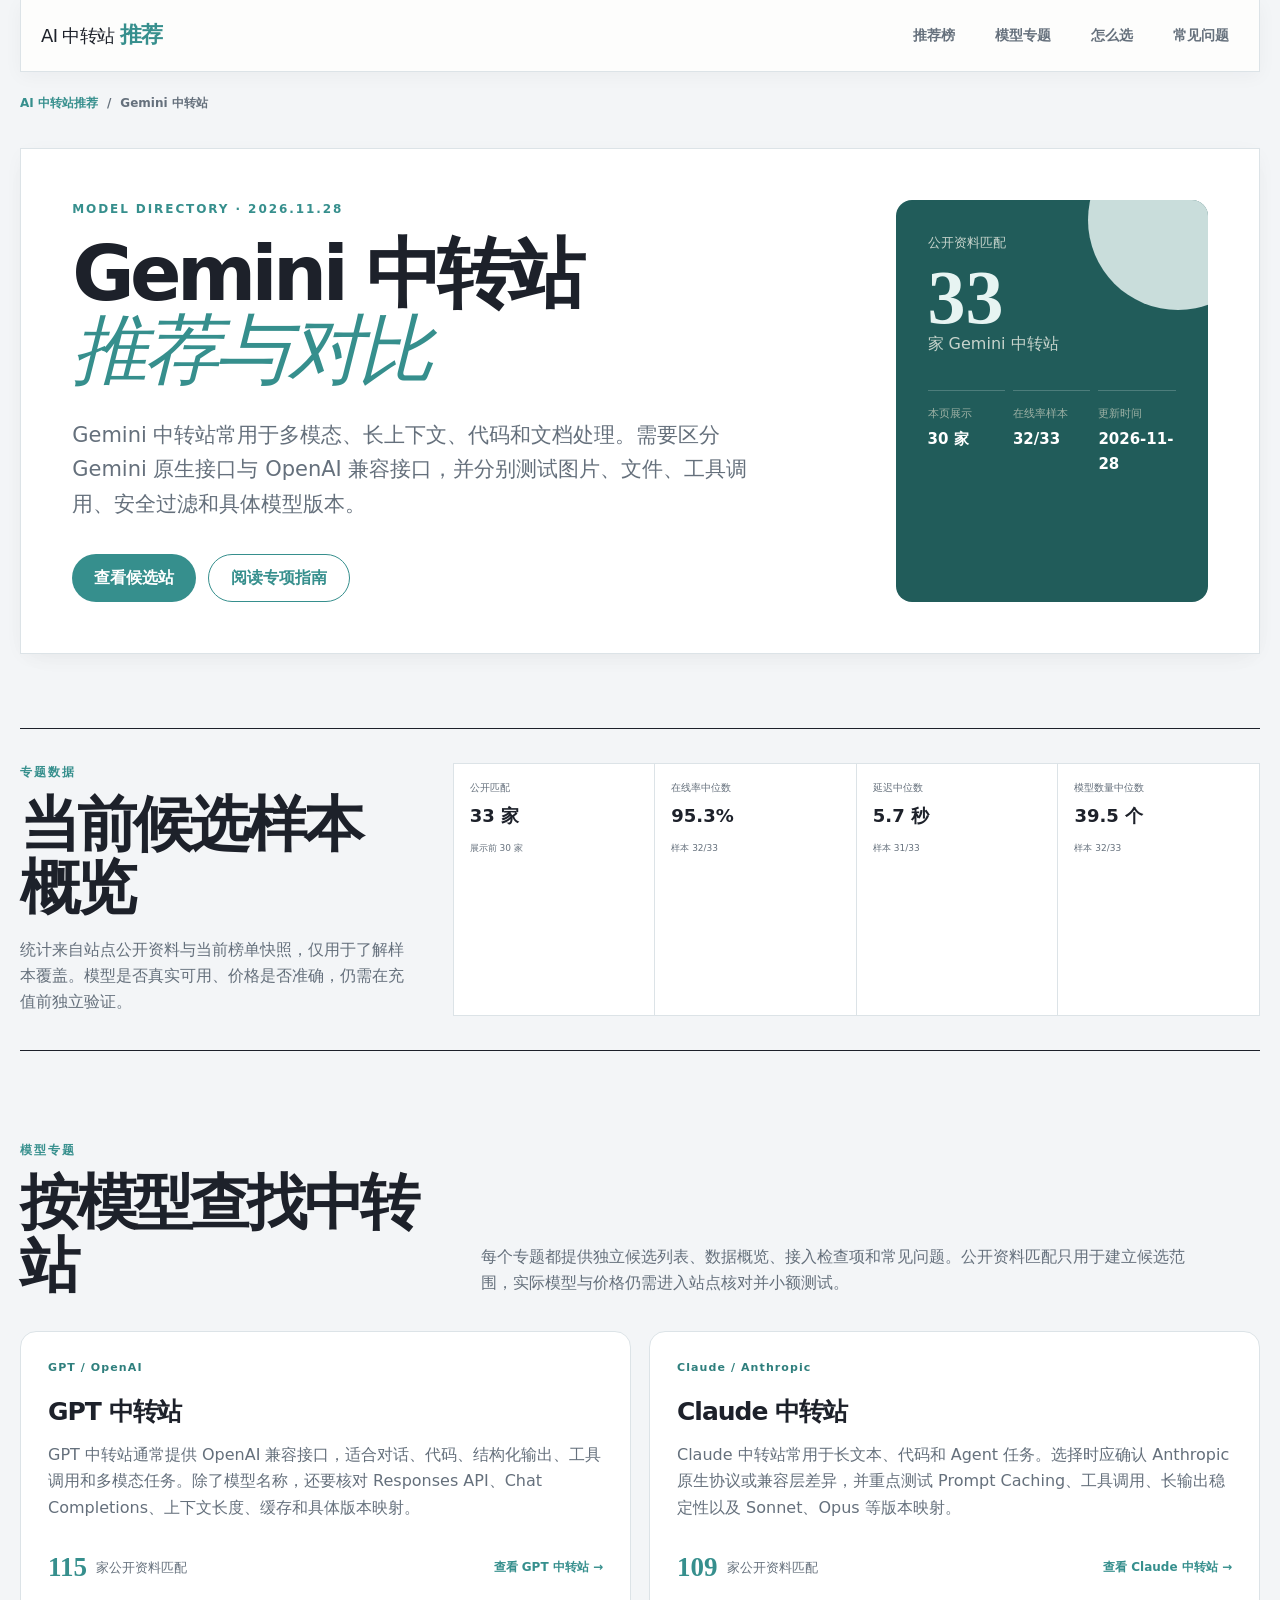
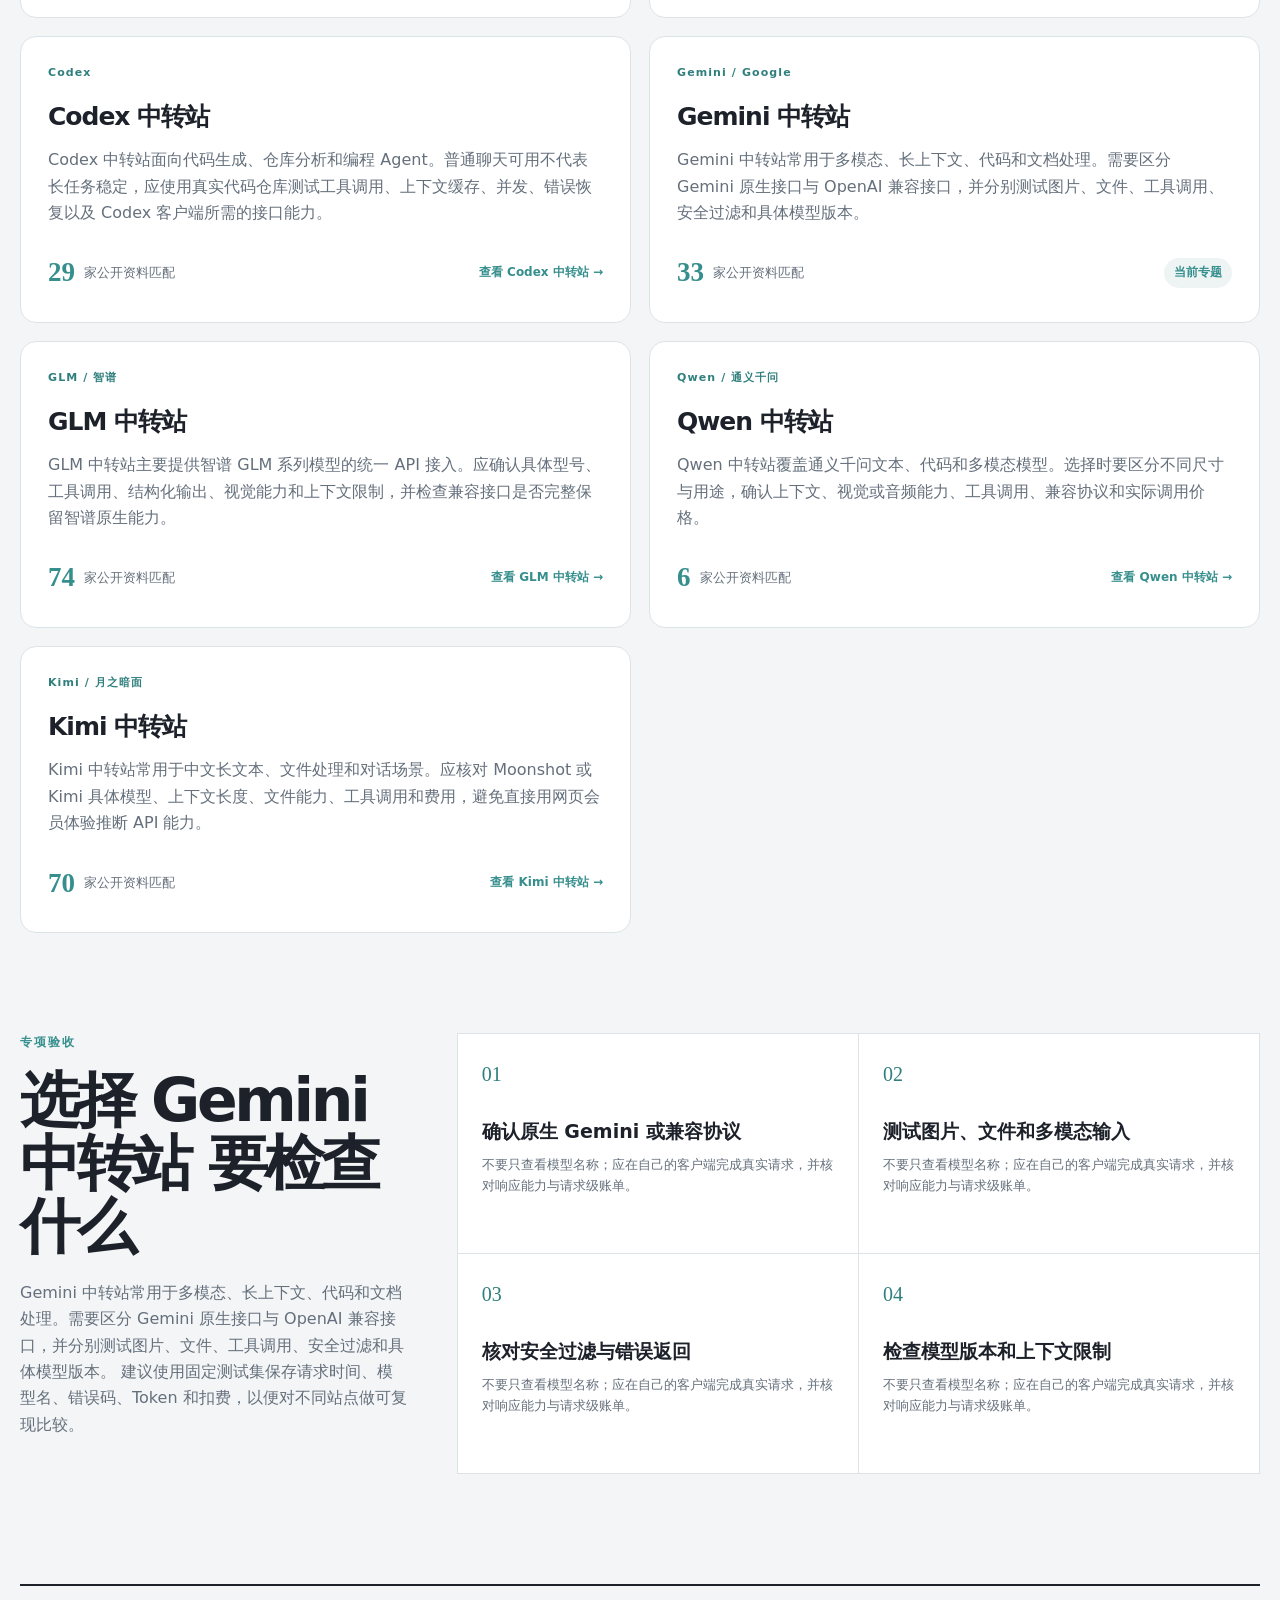
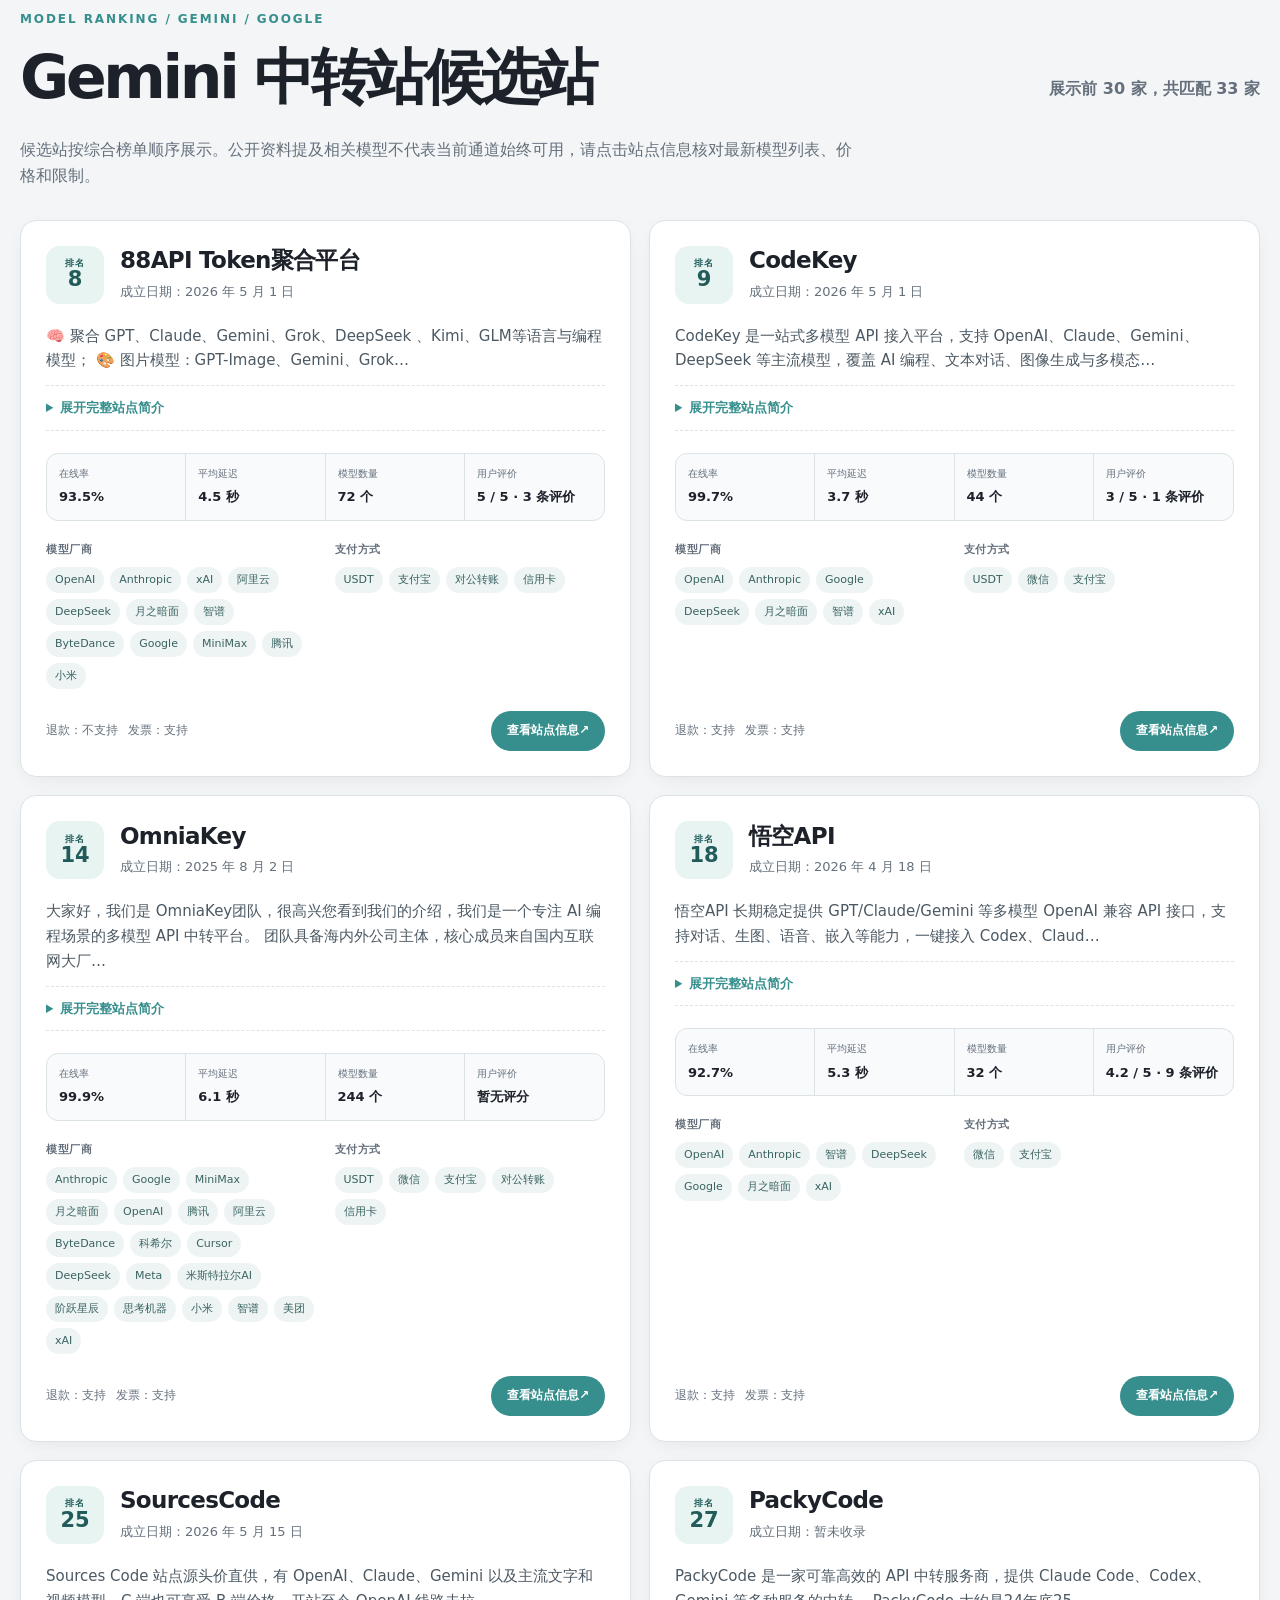
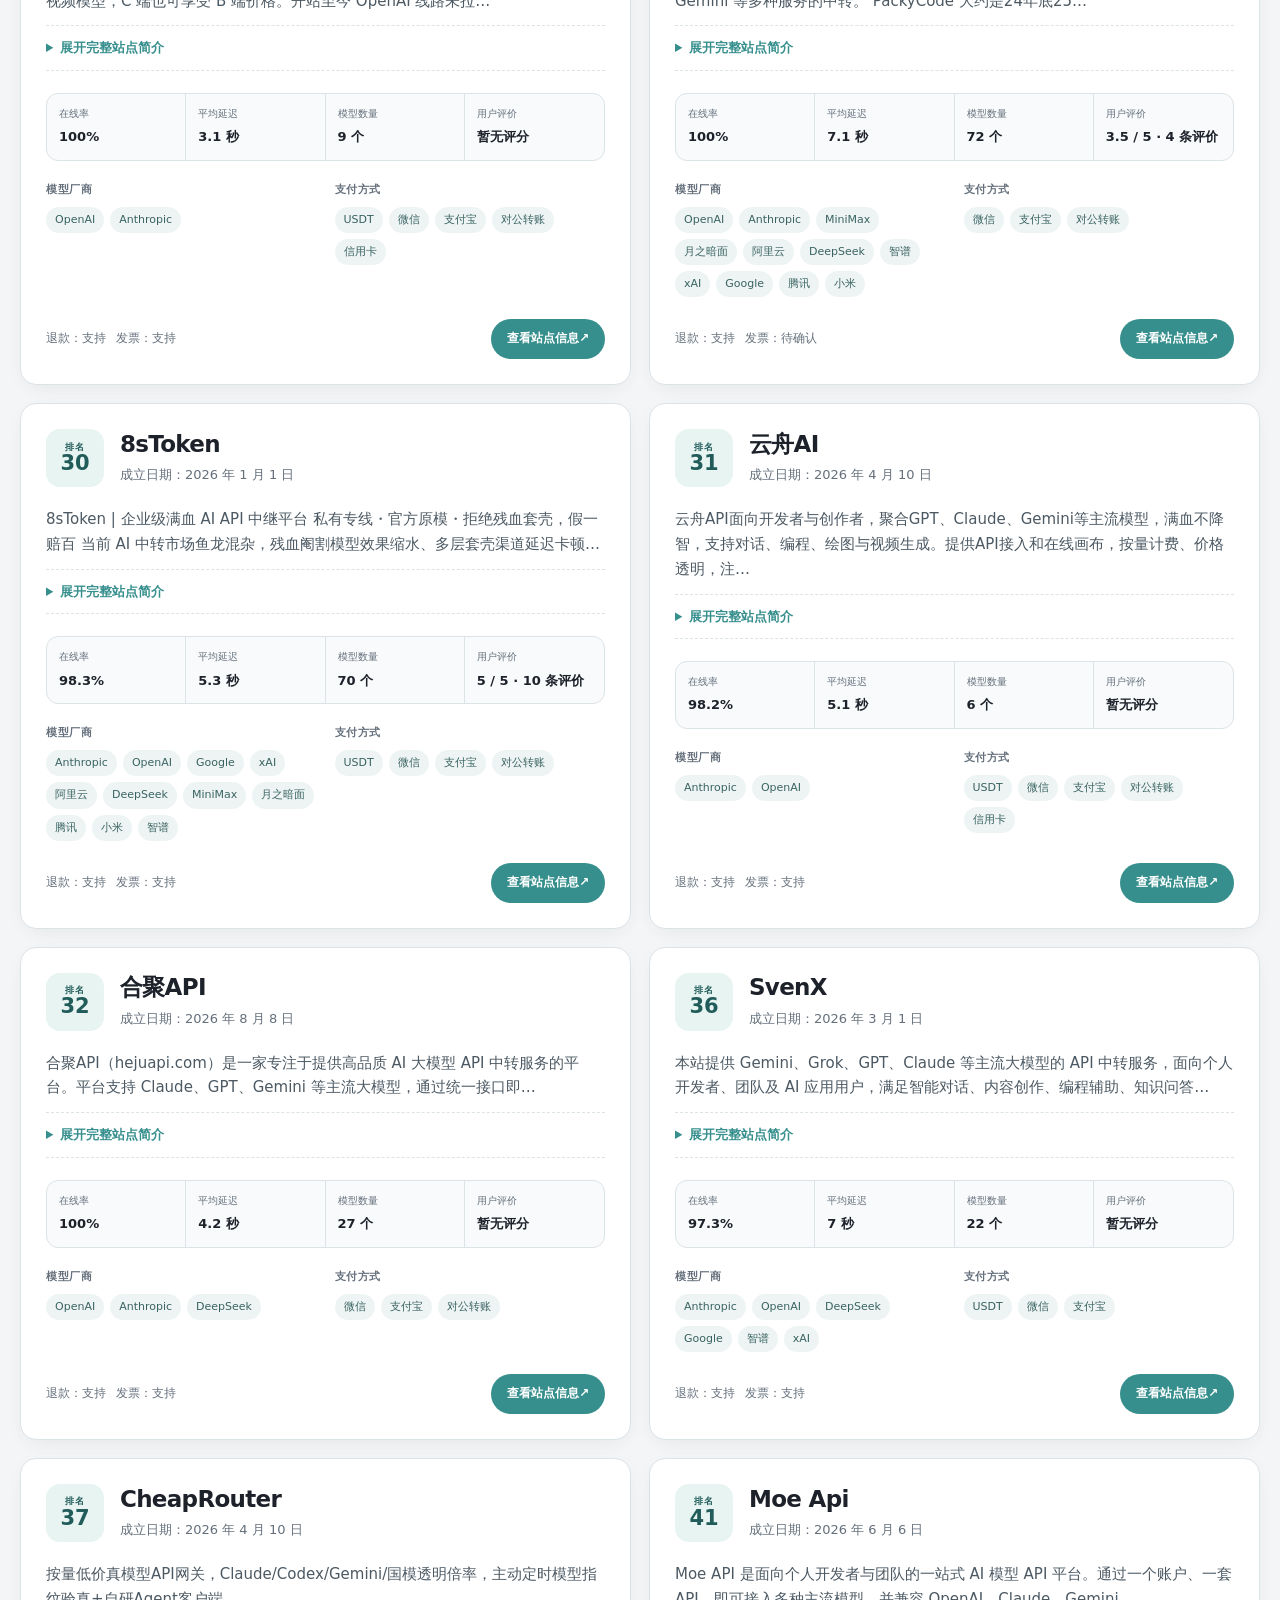
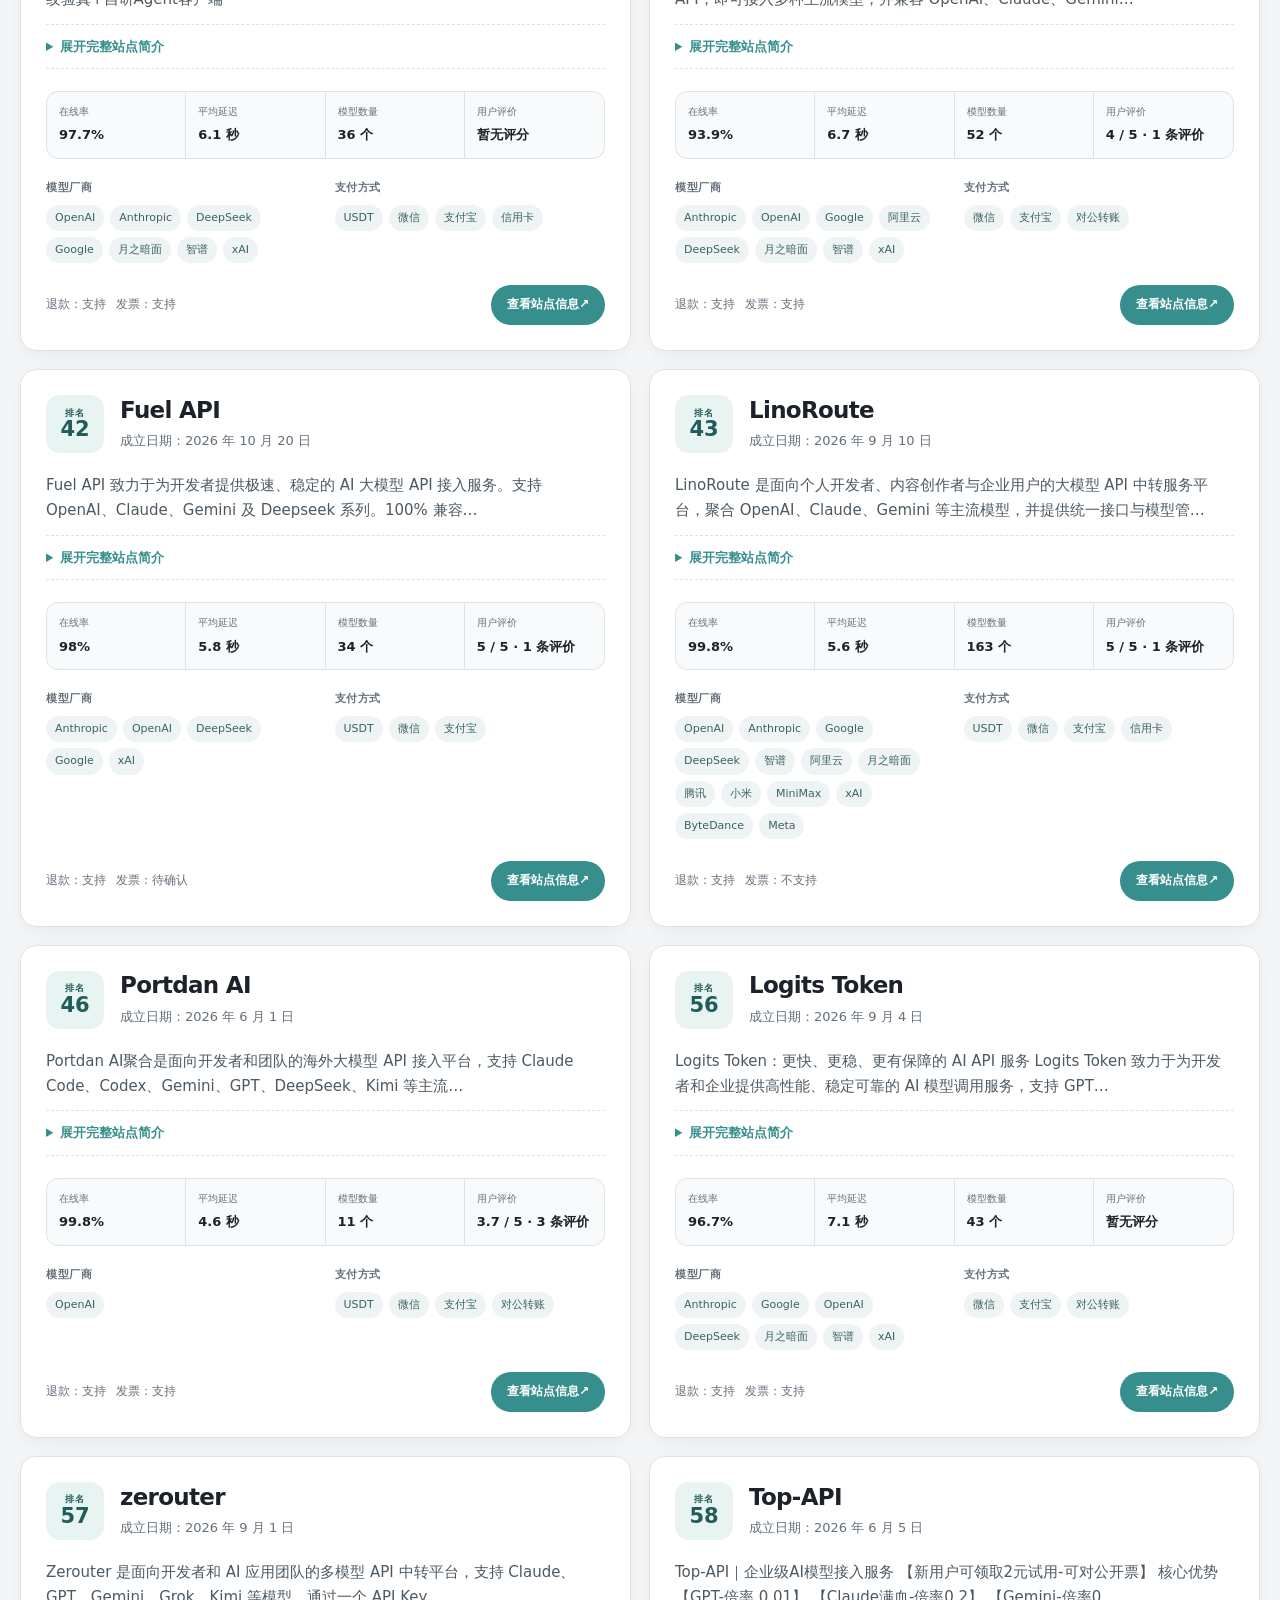
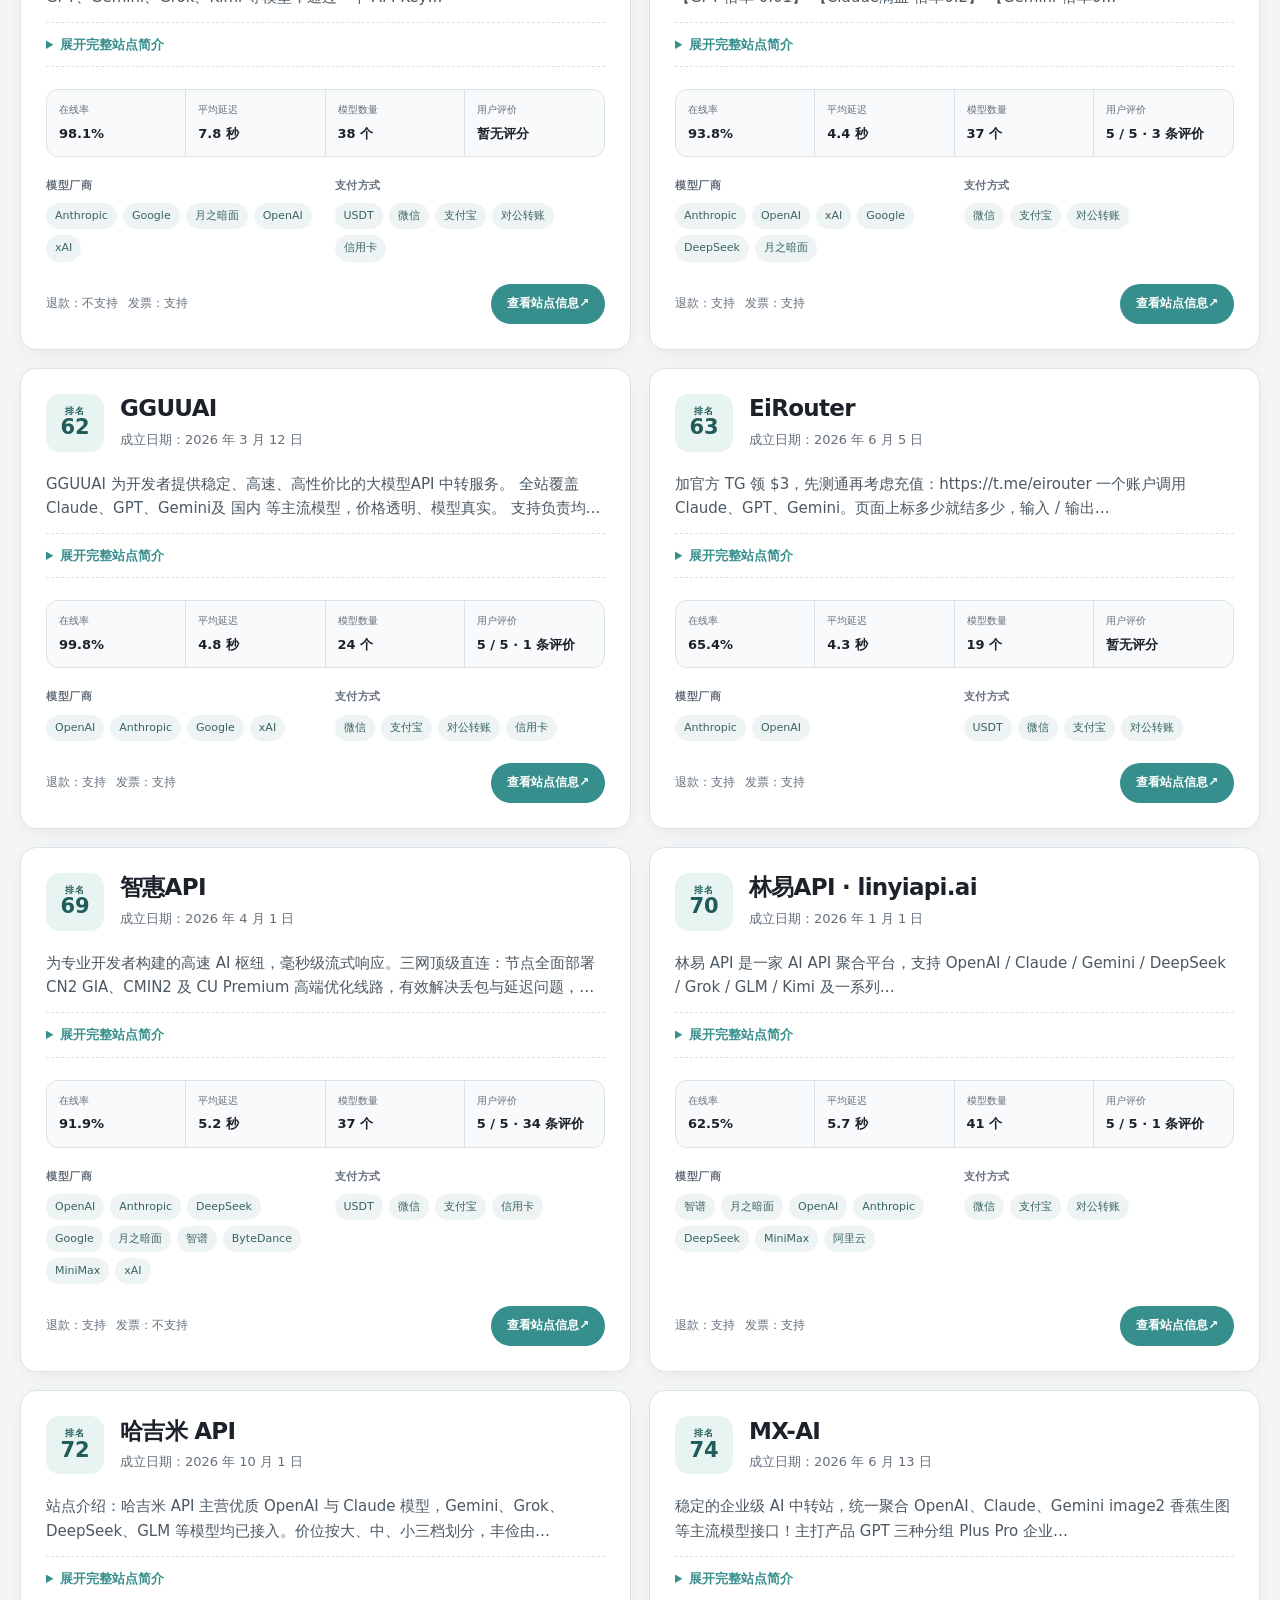
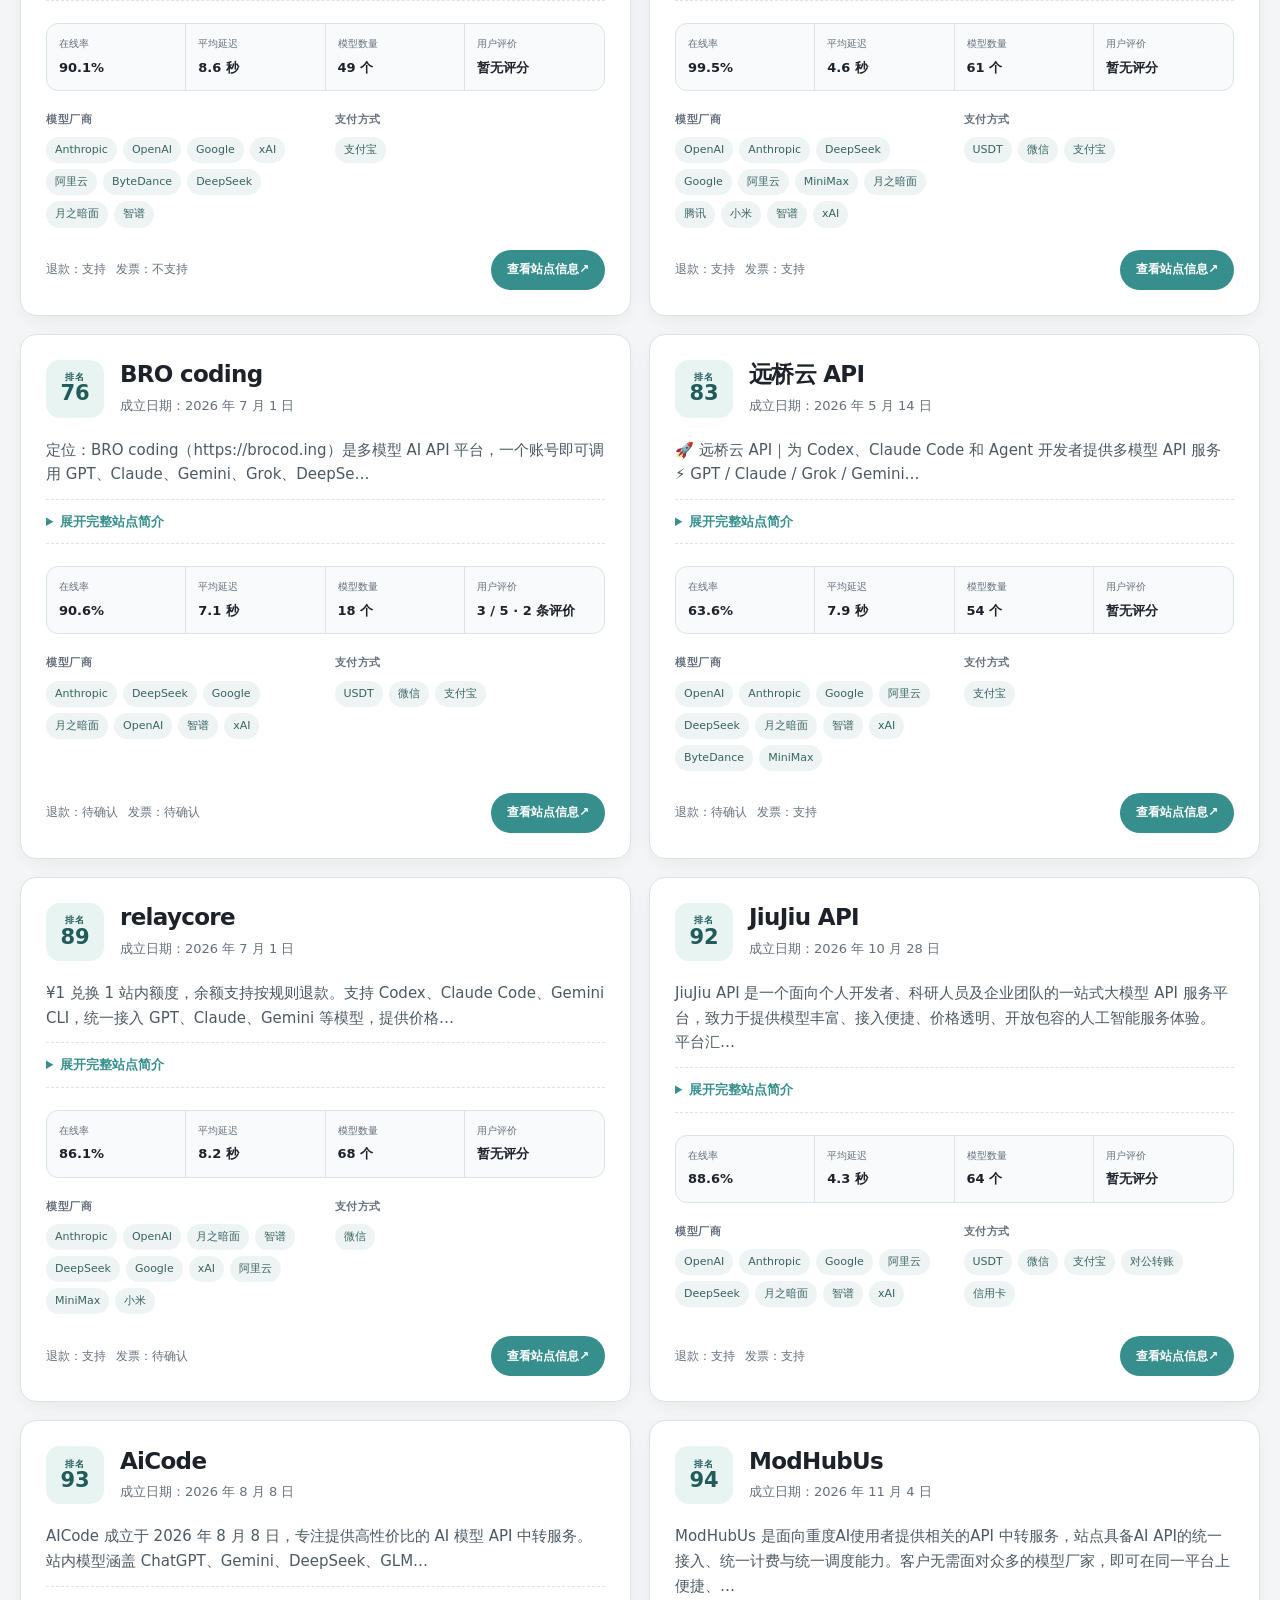
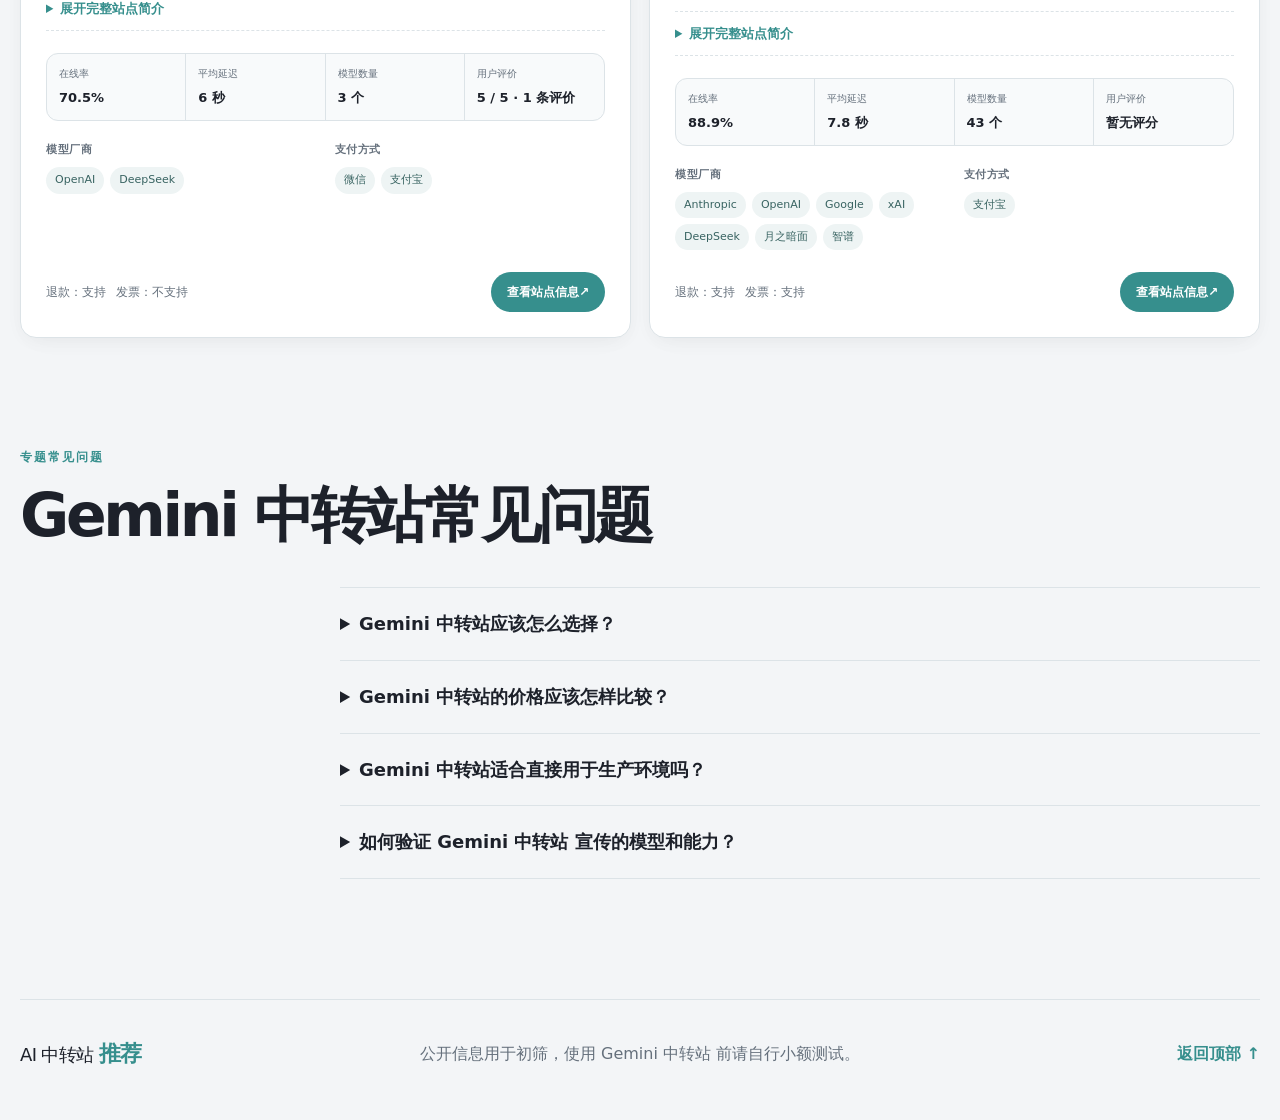
<file: gemini-zhongzhuanzhan/index.html>
<!doctype html><html lang="zh-CN"><head><meta charset="utf-8" /><meta name="viewport" content="width=device-width, initial-scale=1" /><title>Gemini 中转站推荐｜33 家 AI API 中转站对比</title><meta name="description" content="Gemini 中转站专题收录 33 家公开资料相关的 AI API 中转站，对比在线率、延迟、模型数量和服务信息，并提供接入验证、计费与安全选择指南。" /><meta name="robots" content="index, follow, max-image-preview:large, max-snippet:-1" /><meta name="theme-color" content="#f3f5f7" /><meta property="og:type" content="website" /><meta property="og:title" content="Gemini 中转站推荐｜33 家 AI API 中转站对比" /><meta property="og:description" content="Gemini 中转站专题收录 33 家公开资料相关的 AI API 中转站，对比在线率、延迟、模型数量和服务信息，并提供接入验证、计费与安全选择指南。" /><meta property="og:url" content="https://aizhongzhuanzhan.github.io/gemini-zhongzhuanzhan/" /><meta property="og:site_name" content="AI 中转站推荐" /><meta property="og:locale" content="zh_CN" /><meta property="og:image" content="https://aizhongzhuanzhan.github.io/assets/og-image.svg" /><meta name="twitter:card" content="summary_large_image" /><meta name="twitter:title" content="Gemini 中转站推荐｜33 家 AI API 中转站对比" /><meta name="twitter:description" content="Gemini 中转站专题收录 33 家公开资料相关的 AI API 中转站，对比在线率、延迟、模型数量和服务信息，并提供接入验证、计费与安全选择指南。" /><meta name="twitter:image" content="https://aizhongzhuanzhan.github.io/assets/og-image.svg" /><link rel="canonical" href="https://aizhongzhuanzhan.github.io/gemini-zhongzhuanzhan/" /><link rel="alternate" hreflang="zh-CN" href="https://aizhongzhuanzhan.github.io/gemini-zhongzhuanzhan/" /><link rel="icon" href="../assets/favicon.svg" type="image/svg+xml" /><link rel="stylesheet" href="../assets/styles.min.css" /><script type="application/ld+json">{"@context":"https://schema.org","@graph":[{"@type":"WebSite","@id":"https://aizhongzhuanzhan.github.io/#website","url":"https://aizhongzhuanzhan.github.io/","name":"AI 中转站推荐","inLanguage":"zh-CN"},{"@type":"CollectionPage","@id":"https://aizhongzhuanzhan.github.io/gemini-zhongzhuanzhan/#webpage","url":"https://aizhongzhuanzhan.github.io/gemini-zhongzhuanzhan/","name":"Gemini 中转站推荐｜33 家 AI API 中转站对比","description":"Gemini 中转站专题收录 33 家公开资料相关的 AI API 中转站，对比在线率、延迟、模型数量和服务信息，并提供接入验证、计费与安全选择指南。","dateModified":"2026-11-28","inLanguage":"zh-CN","isPartOf":{"@id":"https://aizhongzhuanzhan.github.io/#website"},"breadcrumb":{"@id":"https://aizhongzhuanzhan.github.io/gemini-zhongzhuanzhan/#breadcrumb"},"mainEntity":{"@id":"https://aizhongzhuanzhan.github.io/gemini-zhongzhuanzhan/#ranking"}},{"@type":"BreadcrumbList","@id":"https://aizhongzhuanzhan.github.io/gemini-zhongzhuanzhan/#breadcrumb","itemListElement":[{"@type":"ListItem","position":1,"name":"AI 中转站推荐","item":"https://aizhongzhuanzhan.github.io/"},{"@type":"ListItem","position":2,"name":"Gemini 中转站","item":"https://aizhongzhuanzhan.github.io/gemini-zhongzhuanzhan/"}]},{"@type":"ItemList","@id":"https://aizhongzhuanzhan.github.io/gemini-zhongzhuanzhan/#ranking","name":"Gemini 中转站候选列表","numberOfItems":33,"itemListOrder":"https://schema.org/ItemListOrderAscending","itemListElement":[{"@type":"ListItem","position":1,"item":{"@type":"Service","name":"88API Token聚合平台","url":"https://www.hvoyai.com/sites/88apiai/","description":"综合排名第 8；成立日期 2026-05-01；在线率 93.5%；平均延迟 4.5 秒；收录模型 72 个；用户评分 5/5（3 条评价）；退款政策：不支持；发票政策：支持。"}},{"@type":"ListItem","position":2,"item":{"@type":"Service","name":"CodeKey","url":"https://www.hvoyai.com/sites/codekeyai/","description":"综合排名第 9；成立日期 2026-05-01；在线率 99.7%；平均延迟 3.7 秒；收录模型 44 个；用户评分 3/5（1 条评价）；退款政策：支持；发票政策：支持。"}},{"@type":"ListItem","position":3,"item":{"@type":"Service","name":"OmniaKey","url":"https://www.hvoyai.com/sites/omniakeycom/","description":"综合排名第 14；成立日期 2025-08-02；在线率 99.9%；平均延迟 6.1 秒；收录模型 244 个；退款政策：支持；发票政策：支持。"}},{"@type":"ListItem","position":4,"item":{"@type":"Service","name":"悟空API","url":"https://www.hvoyai.com/sites/xaiwkapicom/","description":"综合排名第 18；成立日期 2026-04-18；在线率 92.7%；平均延迟 5.3 秒；收录模型 32 个；用户评分 4.2/5（9 条评价）；退款政策：支持；发票政策：支持。"}},{"@type":"ListItem","position":5,"item":{"@type":"Service","name":"SourcesCode","url":"https://www.hvoyai.com/sites/sourcesdatacom/","description":"综合排名第 25；成立日期 2026-05-15；在线率 100%；平均延迟 3.1 秒；收录模型 9 个；退款政策：支持；发票政策：支持。"}},{"@type":"ListItem","position":6,"item":{"@type":"Service","name":"PackyCode","url":"https://www.hvoyai.com/sites/packyapiai/","description":"综合排名第 27；在线率 100%；平均延迟 7.1 秒；收录模型 72 个；用户评分 3.5/5（4 条评价）；退款政策：支持。"}},{"@type":"ListItem","position":7,"item":{"@type":"Service","name":"8sToken","url":"https://www.hvoyai.com/sites/8stokencom/","description":"综合排名第 30；成立日期 2026-01-01；在线率 98.3%；平均延迟 5.3 秒；收录模型 70 个；用户评分 5/5（10 条评价）；退款政策：支持；发票政策：支持。"}},{"@type":"ListItem","position":8,"item":{"@type":"Service","name":"云舟AI","url":"https://www.hvoyai.com/sites/yunzhouapicom/","description":"综合排名第 31；成立日期 2026-04-10；在线率 98.2%；平均延迟 5.1 秒；收录模型 6 个；退款政策：支持；发票政策：支持。"}},{"@type":"ListItem","position":9,"item":{"@type":"Service","name":"合聚API","url":"https://www.hvoyai.com/sites/hejuapicom/","description":"综合排名第 32；成立日期 2026-08-08；在线率 100%；平均延迟 4.2 秒；收录模型 27 个；退款政策：支持；发票政策：支持。"}},{"@type":"ListItem","position":10,"item":{"@type":"Service","name":"SvenX","url":"https://www.hvoyai.com/sites/svenxtop/","description":"综合排名第 36；成立日期 2026-03-01；在线率 97.3%；平均延迟 7 秒；收录模型 22 个；退款政策：支持；发票政策：支持。"}},{"@type":"ListItem","position":11,"item":{"@type":"Service","name":"CheapRouter","url":"https://www.hvoyai.com/sites/cheaproutercc/","description":"综合排名第 37；成立日期 2026-04-10；在线率 97.7%；平均延迟 6.1 秒；收录模型 36 个；退款政策：支持；发票政策：支持。"}},{"@type":"ListItem","position":12,"item":{"@type":"Service","name":"Moe Api","url":"https://www.hvoyai.com/sites/moeapicloud/","description":"综合排名第 41；成立日期 2026-06-06；在线率 93.9%；平均延迟 6.7 秒；收录模型 52 个；用户评分 4/5（1 条评价）；退款政策：支持；发票政策：支持。"}},{"@type":"ListItem","position":13,"item":{"@type":"Service","name":"Fuel API","url":"https://www.hvoyai.com/sites/fuelapitop/","description":"综合排名第 42；成立日期 2026-10-20；在线率 98%；平均延迟 5.8 秒；收录模型 34 个；用户评分 5/5（1 条评价）；退款政策：支持。"}},{"@type":"ListItem","position":14,"item":{"@type":"Service","name":"LinoRoute","url":"https://www.hvoyai.com/sites/linoroutecom/","description":"综合排名第 43；成立日期 2026-09-10；在线率 99.8%；平均延迟 5.6 秒；收录模型 163 个；用户评分 5/5（1 条评价）；退款政策：支持；发票政策：不支持。"}},{"@type":"ListItem","position":15,"item":{"@type":"Service","name":"Portdan AI","url":"https://www.hvoyai.com/sites/portdancom/","description":"综合排名第 46；成立日期 2026-06-01；在线率 99.8%；平均延迟 4.6 秒；收录模型 11 个；用户评分 3.7/5（3 条评价）；退款政策：支持；发票政策：支持。"}},{"@type":"ListItem","position":16,"item":{"@type":"Service","name":"Logits Token","url":"https://www.hvoyai.com/sites/logitstokencom/","description":"综合排名第 56；成立日期 2026-09-04；在线率 96.7%；平均延迟 7.1 秒；收录模型 43 个；退款政策：支持；发票政策：支持。"}},{"@type":"ListItem","position":17,"item":{"@type":"Service","name":"zerouter","url":"https://www.hvoyai.com/sites/zerouterai/","description":"综合排名第 57；成立日期 2026-09-01；在线率 98.1%；平均延迟 7.8 秒；收录模型 38 个；退款政策：不支持；发票政策：支持。"}},{"@type":"ListItem","position":18,"item":{"@type":"Service","name":"Top-API","url":"https://www.hvoyai.com/sites/topapiio/","description":"综合排名第 58；成立日期 2026-06-05；在线率 93.8%；平均延迟 4.4 秒；收录模型 37 个；用户评分 5/5（3 条评价）；退款政策：支持；发票政策：支持。"}},{"@type":"ListItem","position":19,"item":{"@type":"Service","name":"GGUUAI","url":"https://www.hvoyai.com/sites/gguuaicom/","description":"综合排名第 62；成立日期 2026-03-12；在线率 99.8%；平均延迟 4.8 秒；收录模型 24 个；用户评分 5/5（1 条评价）；退款政策：支持；发票政策：支持。"}},{"@type":"ListItem","position":20,"item":{"@type":"Service","name":"EiRouter","url":"https://www.hvoyai.com/sites/eirouterai/","description":"综合排名第 63；成立日期 2026-06-05；在线率 65.4%；平均延迟 4.3 秒；收录模型 19 个；退款政策：支持；发票政策：支持。"}},{"@type":"ListItem","position":21,"item":{"@type":"Service","name":"智惠API","url":"https://www.hvoyai.com/sites/apiapi2cncom/","description":"综合排名第 69；成立日期 2026-04-01；在线率 91.9%；平均延迟 5.2 秒；收录模型 37 个；用户评分 5/5（34 条评价）；退款政策：支持；发票政策：不支持。"}},{"@type":"ListItem","position":22,"item":{"@type":"Service","name":"林易API · linyiapi.ai","url":"https://www.hvoyai.com/sites/linyiapiai/","description":"综合排名第 70；成立日期 2026-01-01；在线率 62.5%；平均延迟 5.7 秒；收录模型 41 个；用户评分 5/5（1 条评价）；退款政策：支持；发票政策：支持。"}},{"@type":"ListItem","position":23,"item":{"@type":"Service","name":"哈吉米 API","url":"https://www.hvoyai.com/sites/hajimimen/","description":"综合排名第 72；成立日期 2026-10-01；在线率 90.1%；平均延迟 8.6 秒；收录模型 49 个；退款政策：支持；发票政策：不支持。"}},{"@type":"ListItem","position":24,"item":{"@type":"Service","name":"MX-AI","url":"https://www.hvoyai.com/sites/mxzzzxyz/","description":"综合排名第 74；成立日期 2026-06-13；在线率 99.5%；平均延迟 4.6 秒；收录模型 61 个；退款政策：支持；发票政策：支持。"}},{"@type":"ListItem","position":25,"item":{"@type":"Service","name":"BRO coding","url":"https://www.hvoyai.com/sites/brocoding/","description":"综合排名第 76；成立日期 2026-07-01；在线率 90.6%；平均延迟 7.1 秒；收录模型 18 个；用户评分 3/5（2 条评价）。"}},{"@type":"ListItem","position":26,"item":{"@type":"Service","name":"远桥云 API","url":"https://www.hvoyai.com/sites/yuanqiaoyuncom/","description":"综合排名第 83；成立日期 2026-05-14；在线率 63.6%；平均延迟 7.9 秒；收录模型 54 个；发票政策：支持。"}},{"@type":"ListItem","position":27,"item":{"@type":"Service","name":"relaycore","url":"https://www.hvoyai.com/sites/relaycorecn/","description":"综合排名第 89；成立日期 2026-07-01；在线率 86.1%；平均延迟 8.2 秒；收录模型 68 个；退款政策：支持。"}},{"@type":"ListItem","position":28,"item":{"@type":"Service","name":"JiuJiu API","url":"https://www.hvoyai.com/sites/jiujiuapicom/","description":"综合排名第 92；成立日期 2026-10-28；在线率 88.6%；平均延迟 4.3 秒；收录模型 64 个；退款政策：支持；发票政策：支持。"}},{"@type":"ListItem","position":29,"item":{"@type":"Service","name":"AiCode","url":"https://www.hvoyai.com/sites/aicoduk/","description":"综合排名第 93；成立日期 2026-08-08；在线率 70.5%；平均延迟 6 秒；收录模型 3 个；用户评分 5/5（1 条评价）；退款政策：支持；发票政策：不支持。"}},{"@type":"ListItem","position":30,"item":{"@type":"Service","name":"ModHubUs","url":"https://www.hvoyai.com/sites/modhubuscom/","description":"综合排名第 94；成立日期 2026-11-04；在线率 88.9%；平均延迟 7.8 秒；收录模型 43 个；退款政策：支持；发票政策：支持。"}}]},{"@type":"FAQPage","@id":"https://aizhongzhuanzhan.github.io/gemini-zhongzhuanzhan/#faq","mainEntity":[{"@type":"Question","name":"Gemini 中转站应该怎么选择？","acceptedAnswer":{"@type":"Answer","text":"先确认候选站明确支持所需模型和接口，再用自己的真实任务测试流式输出、工具调用、上下文、成功率和账单。重点完成：确认原生 Gemini 或兼容协议；测试图片、文件和多模态输入；核对安全过滤与错误返回；检查模型版本和上下文限制。不要只依据首页价格或一次短对话决定长期使用。"}},{"@type":"Question","name":"Gemini 中转站的价格应该怎样比较？","acceptedAnswer":{"@type":"Answer","text":"统一换算人民币充值比例、输入价格、输出价格、缓存读写、模型倍率和用户分组倍率，再复算一条实际请求。面板显示为美元不代表等同官方美元，低倍率也不代表所有模型和渠道采用相同价格。"}},{"@type":"Question","name":"Gemini 中转站适合直接用于生产环境吗？","acceptedAnswer":{"@type":"Answer","text":"个人学习和能够随时迁移的任务可以先小额测试。生产环境还要评估数据隐私、运营主体、日志政策、限流、故障公告和备用供应商；涉及敏感数据或强 SLA 时，应优先考虑官方 API 或可签约的企业服务。"}},{"@type":"Question","name":"如何验证 Gemini 中转站 宣传的模型和能力？","acceptedAnswer":{"@type":"Answer","text":"使用固定测试集核对模型标识、上下文、流式响应、工具调用和账单模型名，并完成专项验证：确认原生 Gemini 或兼容协议；测试图片、文件和多模态输入；核对安全过滤与错误返回；检查模型版本和上下文限制。模型自报身份不能作为证据，关键能力缺失或账单无法复算时应暂停继续充值。"}}]}]}</script><script>var _hmt = _hmt || [];(function() {var hm = document.createElement("script");hm.src = "https://hm.baidu.com/hm.js?a95d0c92950541b137908250283f3d91";var s = document.getElementsByTagName("script")[0];s.parentNode.insertBefore(hm, s);})();</script></head><body><a class="skip-link" href="#main">跳到主要内容</a><header class="topbar"><a class="wordmark" href="../" aria-label="AI 中转站推荐首页"><span>AI 中转站</span><strong>推荐</strong></a><nav aria-label="主要导航"><a href="../#ranking">推荐榜</a><a href="../#topics">模型专题</a><a href="../#guide">怎么选</a><a href="../#faq">常见问题</a></nav></header><main id="main"><nav class="breadcrumbs" aria-label="面包屑"><a href="../">AI 中转站推荐</a><span aria-hidden="true">/</span><span aria-current="page">Gemini 中转站</span></nav><section class="hero topic-hero"><div class="hero__copy"><p class="eyebrow">MODEL DIRECTORY · 2026.11.28</p><h1>Gemini 中转站<br /><em>推荐与对比</em></h1><p class="hero-copy">Gemini 中转站常用于多模态、长上下文、代码和文档处理。需要区分 Gemini 原生接口与 OpenAI 兼容接口，并分别测试图片、文件、工具调用、安全过滤和具体模型版本。</p><div class="hero-actions"><a href="#topic-ranking">查看候选站</a><a href="#topic-guide">阅读专项指南</a></div></div><aside class="hero__panel" aria-label="专题概览"><p>公开资料匹配</p><strong>33</strong><span>家 Gemini 中转站</span><dl><div><dt>本页展示</dt><dd>30 家</dd></div><div><dt>在线率样本</dt><dd>32/33</dd></div><div><dt>更新时间</dt><dd>2026-11-28</dd></div></dl></aside></section><section class="topic-overview" aria-labelledby="topic-overview-title"><div><p class="section-kicker">专题数据</p><h2 id="topic-overview-title">当前候选样本概览</h2><p>统计来自站点公开资料与当前榜单快照，仅用于了解样本覆盖。模型是否真实可用、价格是否准确，仍需在充值前独立验证。</p></div><dl class="topic-stat-grid"><div><dt>公开匹配</dt><dd>33 家</dd><small>展示前 30 家</small></div><div><dt>在线率中位数</dt><dd>95.3%</dd><small>样本 32/33</small></div><div><dt>延迟中位数</dt><dd>5.7 秒</dd><small>样本 31/33</small></div><div><dt>模型数量中位数</dt><dd>39.5 个</dd><small>样本 32/33</small></div></dl></section><section class="topic-directory" id="topics" aria-labelledby="topics-title"><div class="topic-directory__head"><div><p class="section-kicker">模型专题</p><h2 id="topics-title">按模型查找中转站</h2></div><p>每个专题都提供独立候选列表、数据概览、接入检查项和常见问题。公开资料匹配只用于建立候选范围，实际模型与价格仍需进入站点核对并小额测试。</p></div><div class="topic-directory__grid"><article><span>GPT / OpenAI</span><h3>GPT 中转站</h3><p>GPT 中转站通常提供 OpenAI 兼容接口，适合对话、代码、结构化输出、工具调用和多模态任务。除了模型名称，还要核对 Responses API、Chat Completions、上下文长度、缓存和具体版本映射。</p><div><strong>115</strong><small>家公开资料匹配</small><a href="/gpt-zhongzhuanzhan/">查看 GPT 中转站 →</a></div></article><article><span>Claude / Anthropic</span><h3>Claude 中转站</h3><p>Claude 中转站常用于长文本、代码和 Agent 任务。选择时应确认 Anthropic 原生协议或兼容层差异，并重点测试 Prompt Caching、工具调用、长输出稳定性以及 Sonnet、Opus 等版本映射。</p><div><strong>109</strong><small>家公开资料匹配</small><a href="/claude-zhongzhuanzhan/">查看 Claude 中转站 →</a></div></article><article><span>Codex</span><h3>Codex 中转站</h3><p>Codex 中转站面向代码生成、仓库分析和编程 Agent。普通聊天可用不代表长任务稳定，应使用真实代码仓库测试工具调用、上下文缓存、并发、错误恢复以及 Codex 客户端所需的接口能力。</p><div><strong>29</strong><small>家公开资料匹配</small><a href="/codex-zhongzhuanzhan/">查看 Codex 中转站 →</a></div></article><article><span>Gemini / Google</span><h3>Gemini 中转站</h3><p>Gemini 中转站常用于多模态、长上下文、代码和文档处理。需要区分 Gemini 原生接口与 OpenAI 兼容接口，并分别测试图片、文件、工具调用、安全过滤和具体模型版本。</p><div><strong>33</strong><small>家公开资料匹配</small><span class="topic-directory__current" aria-current="page">当前专题</span></div></article><article><span>GLM / 智谱</span><h3>GLM 中转站</h3><p>GLM 中转站主要提供智谱 GLM 系列模型的统一 API 接入。应确认具体型号、工具调用、结构化输出、视觉能力和上下文限制，并检查兼容接口是否完整保留智谱原生能力。</p><div><strong>74</strong><small>家公开资料匹配</small><a href="/glm-zhongzhuanzhan/">查看 GLM 中转站 →</a></div></article><article><span>Qwen / 通义千问</span><h3>Qwen 中转站</h3><p>Qwen 中转站覆盖通义千问文本、代码和多模态模型。选择时要区分不同尺寸与用途，确认上下文、视觉或音频能力、工具调用、兼容协议和实际调用价格。</p><div><strong>6</strong><small>家公开资料匹配</small><a href="/qwen-zhongzhuanzhan/">查看 Qwen 中转站 →</a></div></article><article><span>Kimi / 月之暗面</span><h3>Kimi 中转站</h3><p>Kimi 中转站常用于中文长文本、文件处理和对话场景。应核对 Moonshot 或 Kimi 具体模型、上下文长度、文件能力、工具调用和费用，避免直接用网页会员体验推断 API 能力。</p><div><strong>70</strong><small>家公开资料匹配</small><a href="/kimi-zhongzhuanzhan/">查看 Kimi 中转站 →</a></div></article></div></section><section class="topic-guide" id="topic-guide" aria-labelledby="topic-guide-title"><div><p class="section-kicker">专项验收</p><h2 id="topic-guide-title">选择 Gemini 中转站 要检查什么</h2><p>Gemini 中转站常用于多模态、长上下文、代码和文档处理。需要区分 Gemini 原生接口与 OpenAI 兼容接口，并分别测试图片、文件、工具调用、安全过滤和具体模型版本。 建议使用固定测试集保存请求时间、模型名、错误码、Token 和扣费，以便对不同站点做可复现比较。</p></div><div class="topic-focus-grid"><article><span>01</span><h3>确认原生 Gemini 或兼容协议</h3><p>不要只查看模型名称；应在自己的客户端完成真实请求，并核对响应能力与请求级账单。</p></article><article><span>02</span><h3>测试图片、文件和多模态输入</h3><p>不要只查看模型名称；应在自己的客户端完成真实请求，并核对响应能力与请求级账单。</p></article><article><span>03</span><h3>核对安全过滤与错误返回</h3><p>不要只查看模型名称；应在自己的客户端完成真实请求，并核对响应能力与请求级账单。</p></article><article><span>04</span><h3>检查模型版本和上下文限制</h3><p>不要只查看模型名称；应在自己的客户端完成真实请求，并核对响应能力与请求级账单。</p></article></div></section><section class="ranking topic-ranking" id="topic-ranking" aria-labelledby="topic-ranking-title"><div class="ranking-head"><div><p>MODEL RANKING / Gemini / Google</p><h2 id="topic-ranking-title">Gemini 中转站候选站</h2></div><p>展示前 30 家，共匹配 33 家</p></div><p class="ranking-note">候选站按综合榜单顺序展示。公开资料提及相关模型不代表当前通道始终可用，请点击站点信息核对最新模型列表、价格和限制。</p><div class="station-list"><article class="station-card" id="rank-8" aria-labelledby="station-8"><div class="station-card__head"><span class="rank-badge"><small>排名</small>8</span><div class="station-title"><h2 id="station-8"><a href="https://www.hvoyai.com/sites/88apiai/" target="_blank" rel="nofollow noopener" referrerpolicy="origin">88API Token聚合平台</a></h2><p>成立日期：2026 年 5 月 1 日</p></div></div><p class="site-summary">🧠 聚合 GPT、Claude、Gemini、Grok、DeepSeek 、Kimi、GLM等语言与编程模型； 🎨 图片模型：GPT-Image、Gemini、Grok…</p><details class="site-intro"><summary>展开完整站点简介</summary><div class="site-intro__body"><p>🧠 聚合 GPT、Claude、Gemini、Grok、DeepSeek 、Kimi、GLM等语言与编程模型；</p><p>🎨 图片模型：GPT-Image、Gemini、Grok 等；</p><p>🎬 视频模型：Seedance、Veo、MiniMax Hailuo H3、Kling、Grok 等；</p><p>🎙️ 语音能力：Whisper、TTS 等。从文案、出图、改图，到视频生成与配音</p><p>🎁新用户注册送体验额度，可以检测模型能力。站内有人工客服值守！</p><p>👉海外企业资质运营 稳定不跑路 提供正规发票 充值比例1:1</p></div></details><dl class="metric-grid"><div><dt>在线率</dt><dd>93.5%</dd></div><div><dt>平均延迟</dt><dd>4.5 秒</dd></div><div><dt>模型数量</dt><dd>72 个</dd></div><div><dt>用户评价</dt><dd>5 / 5 · 3 条评价</dd></div></dl><div class="station-meta"><div><h3>模型厂商</h3><div class="chip-list"><span class="chip">OpenAI</span><span class="chip">Anthropic</span><span class="chip">xAI</span><span class="chip">阿里云</span><span class="chip">DeepSeek</span><span class="chip">月之暗面</span><span class="chip">智谱</span><span class="chip">ByteDance</span><span class="chip">Google</span><span class="chip">MiniMax</span><span class="chip">腾讯</span><span class="chip">小米</span></div></div><div><h3>支付方式</h3><div class="chip-list"><span class="chip">USDT</span><span class="chip">支付宝</span><span class="chip">对公转账</span><span class="chip">信用卡</span></div></div></div><div class="station-card__foot"><p><span>退款：不支持</span><span>发票：支持</span></p><a class="detail-link" href="https://www.hvoyai.com/sites/88apiai/" target="_blank" rel="nofollow noopener" referrerpolicy="origin" aria-label="查看 88API Token聚合平台 的更多信息">查看站点信息 <span aria-hidden="true">↗</span></a></div></article><article class="station-card" id="rank-9" aria-labelledby="station-9"><div class="station-card__head"><span class="rank-badge"><small>排名</small>9</span><div class="station-title"><h2 id="station-9"><a href="https://www.hvoyai.com/sites/codekeyai/" target="_blank" rel="nofollow noopener" referrerpolicy="origin">CodeKey</a></h2><p>成立日期：2026 年 5 月 1 日</p></div></div><p class="site-summary">CodeKey 是一站式多模型 API 接入平台，支持 OpenAI、Claude、Gemini、DeepSeek 等主流模型，覆盖 AI 编程、文本对话、图像生成与多模态…</p><details class="site-intro"><summary>展开完整站点简介</summary><div class="site-intro__body"><p>CodeKey 是一站式多模型 API 接入平台，支持 OpenAI、Claude、Gemini、DeepSeek 等主流模型，覆盖 AI 编程、文本对话、图像生成与多模态应用。兼容主流 API 调用方式，提供按量计费、智能线路调度、密钥管理与用量查询，让开发者更方便地接入模型、管理调用与控制成本。</p></div></details><dl class="metric-grid"><div><dt>在线率</dt><dd>99.7%</dd></div><div><dt>平均延迟</dt><dd>3.7 秒</dd></div><div><dt>模型数量</dt><dd>44 个</dd></div><div><dt>用户评价</dt><dd>3 / 5 · 1 条评价</dd></div></dl><div class="station-meta"><div><h3>模型厂商</h3><div class="chip-list"><span class="chip">OpenAI</span><span class="chip">Anthropic</span><span class="chip">Google</span><span class="chip">DeepSeek</span><span class="chip">月之暗面</span><span class="chip">智谱</span><span class="chip">xAI</span></div></div><div><h3>支付方式</h3><div class="chip-list"><span class="chip">USDT</span><span class="chip">微信</span><span class="chip">支付宝</span></div></div></div><div class="station-card__foot"><p><span>退款：支持</span><span>发票：支持</span></p><a class="detail-link" href="https://www.hvoyai.com/sites/codekeyai/" target="_blank" rel="nofollow noopener" referrerpolicy="origin" aria-label="查看 CodeKey 的更多信息">查看站点信息 <span aria-hidden="true">↗</span></a></div></article><article class="station-card" id="rank-14" aria-labelledby="station-14"><div class="station-card__head"><span class="rank-badge"><small>排名</small>14</span><div class="station-title"><h2 id="station-14"><a href="https://www.hvoyai.com/sites/omniakeycom/" target="_blank" rel="nofollow noopener" referrerpolicy="origin">OmniaKey</a></h2><p>成立日期：2025 年 8 月 2 日</p></div></div><p class="site-summary">大家好，我们是 OmniaKey团队，很高兴您看到我们的介绍，我们是一个专注 AI 编程场景的多模型 API 中转平台。 团队具备海内外公司主体，核心成员来自国内互联网大厂…</p><details class="site-intro"><summary>展开完整站点简介</summary><div class="site-intro__body"><p>大家好，我们是 OmniaKey团队，很高兴您看到我们的介绍，我们是一个专注 AI 编程场景的多模型 API 中转平台。</p><p>团队具备海内外公司主体，核心成员来自国内互联网大厂，如百度、字节、阿里，拥有多年研发与产品经验。</p><p>当前平台服务了上万名客户，数千名企业级客户，可开对公发票～</p><p>GPT、Claude、Gemini、Grok、GLM、Qwen 等主流模型我们均支持</p><p>给您介绍一下当前价格： - GPT 系列省 93% - Claude 系列省 80% - Gemini、Grok、GLM、Qwen 等模型也可按需切换</p><p>平台按量计费，无掺水，有的只是偶尔运营活动的降价</p><p>感谢您看到这里，有问题欢迎随时咨询官方的中文客服处理，谢谢～</p><p>官网：https://omniakey.com/zh 价格：https://omniakey.com/zh#pricing 注册：https://omniakey.com/zh/register 客服：https://t.me/OmniaKey</p></div></details><dl class="metric-grid"><div><dt>在线率</dt><dd>99.9%</dd></div><div><dt>平均延迟</dt><dd>6.1 秒</dd></div><div><dt>模型数量</dt><dd>244 个</dd></div><div><dt>用户评价</dt><dd>暂无评分</dd></div></dl><div class="station-meta"><div><h3>模型厂商</h3><div class="chip-list"><span class="chip">Anthropic</span><span class="chip">Google</span><span class="chip">MiniMax</span><span class="chip">月之暗面</span><span class="chip">OpenAI</span><span class="chip">腾讯</span><span class="chip">阿里云</span><span class="chip">ByteDance</span><span class="chip">科希尔</span><span class="chip">Cursor</span><span class="chip">DeepSeek</span><span class="chip">Meta</span><span class="chip">米斯特拉尔AI</span><span class="chip">阶跃星辰</span><span class="chip">思考机器</span><span class="chip">小米</span><span class="chip">智谱</span><span class="chip">美团</span><span class="chip">xAI</span></div></div><div><h3>支付方式</h3><div class="chip-list"><span class="chip">USDT</span><span class="chip">微信</span><span class="chip">支付宝</span><span class="chip">对公转账</span><span class="chip">信用卡</span></div></div></div><div class="station-card__foot"><p><span>退款：支持</span><span>发票：支持</span></p><a class="detail-link" href="https://www.hvoyai.com/sites/omniakeycom/" target="_blank" rel="nofollow noopener" referrerpolicy="origin" aria-label="查看 OmniaKey 的更多信息">查看站点信息 <span aria-hidden="true">↗</span></a></div></article><article class="station-card" id="rank-18" aria-labelledby="station-18"><div class="station-card__head"><span class="rank-badge"><small>排名</small>18</span><div class="station-title"><h2 id="station-18"><a href="https://www.hvoyai.com/sites/xaiwkapicom/" target="_blank" rel="nofollow noopener" referrerpolicy="origin">悟空API</a></h2><p>成立日期：2026 年 4 月 18 日</p></div></div><p class="site-summary">悟空API 长期稳定提供 GPT/Claude/Gemini 等多模型 OpenAI 兼容 API 接口，支持对话、生图、语音、嵌入等能力，一键接入 Codex、Claud…</p><details class="site-intro"><summary>展开完整站点简介</summary><div class="site-intro__body"><p>悟空API 长期稳定提供 GPT/Claude/Gemini 等多模型 OpenAI 兼容 API 接口，支持对话、生图、语音、嵌入等能力，一键接入 Codex、Claude code、DeepSeek Harness、Cursor、Cherry Studio 等客户端。所有模型渠道保真支持全方面cctest实测核验，价格质量经得起全网对比，只做长期稳定诚信经营，欢迎各大企业、高校、中转下游对接！</p><p>商务VX：ACWuKong</p><p>QQ：515173989</p><p>无论你是做 AI 应用开发、企业内部系统、自动化工具，还是商业化项目接入，我们都能为你提供稳定可靠的接口支持。</p></div></details><dl class="metric-grid"><div><dt>在线率</dt><dd>92.7%</dd></div><div><dt>平均延迟</dt><dd>5.3 秒</dd></div><div><dt>模型数量</dt><dd>32 个</dd></div><div><dt>用户评价</dt><dd>4.2 / 5 · 9 条评价</dd></div></dl><div class="station-meta"><div><h3>模型厂商</h3><div class="chip-list"><span class="chip">OpenAI</span><span class="chip">Anthropic</span><span class="chip">智谱</span><span class="chip">DeepSeek</span><span class="chip">Google</span><span class="chip">月之暗面</span><span class="chip">xAI</span></div></div><div><h3>支付方式</h3><div class="chip-list"><span class="chip">微信</span><span class="chip">支付宝</span></div></div></div><div class="station-card__foot"><p><span>退款：支持</span><span>发票：支持</span></p><a class="detail-link" href="https://www.hvoyai.com/sites/xaiwkapicom/" target="_blank" rel="nofollow noopener" referrerpolicy="origin" aria-label="查看 悟空API 的更多信息">查看站点信息 <span aria-hidden="true">↗</span></a></div></article><article class="station-card" id="rank-25" aria-labelledby="station-25"><div class="station-card__head"><span class="rank-badge"><small>排名</small>25</span><div class="station-title"><h2 id="station-25"><a href="https://www.hvoyai.com/sites/sourcesdatacom/" target="_blank" rel="nofollow noopener" referrerpolicy="origin">SourcesCode</a></h2><p>成立日期：2026 年 5 月 15 日</p></div></div><p class="site-summary">Sources Code 站点源头价直供，有 OpenAI、Claude、Gemini 以及主流文字和视频模型，C 端也可享受 B 端价格。开站至今 OpenAI 线路未拉…</p><details class="site-intro"><summary>展开完整站点简介</summary><div class="site-intro__body"><p>Sources Code 站点源头价直供，有 OpenAI、Claude、Gemini 以及主流文字和视频模型，C 端也可享受 B 端价格。开站至今 OpenAI 线路未拉闸。QQ 群内签到领额度。</p></div></details><dl class="metric-grid"><div><dt>在线率</dt><dd>100%</dd></div><div><dt>平均延迟</dt><dd>3.1 秒</dd></div><div><dt>模型数量</dt><dd>9 个</dd></div><div><dt>用户评价</dt><dd>暂无评分</dd></div></dl><div class="station-meta"><div><h3>模型厂商</h3><div class="chip-list"><span class="chip">OpenAI</span><span class="chip">Anthropic</span></div></div><div><h3>支付方式</h3><div class="chip-list"><span class="chip">USDT</span><span class="chip">微信</span><span class="chip">支付宝</span><span class="chip">对公转账</span><span class="chip">信用卡</span></div></div></div><div class="station-card__foot"><p><span>退款：支持</span><span>发票：支持</span></p><a class="detail-link" href="https://www.hvoyai.com/sites/sourcesdatacom/" target="_blank" rel="nofollow noopener" referrerpolicy="origin" aria-label="查看 SourcesCode 的更多信息">查看站点信息 <span aria-hidden="true">↗</span></a></div></article><article class="station-card" id="rank-27" aria-labelledby="station-27"><div class="station-card__head"><span class="rank-badge"><small>排名</small>27</span><div class="station-title"><h2 id="station-27"><a href="https://www.hvoyai.com/sites/packyapiai/" target="_blank" rel="nofollow noopener" referrerpolicy="origin">PackyCode</a></h2><p>成立日期：暂未收录</p></div></div><p class="site-summary">PackyCode 是一家可靠高效的 API 中转服务商，提供 Claude Code、Codex、Gemini 等多种服务的中转。 PackyCode 大约是24年底25…</p><details class="site-intro"><summary>展开完整站点简介</summary><div class="site-intro__body"><p>PackyCode 是一家可靠高效的 API 中转服务商，提供 Claude Code、Codex、Gemini 等多种服务的中转。</p><p>PackyCode 大约是24年底25年初开始活跃, 是国内比较早针对Claude Code进行优化的供应商.</p><p>这个站点与开源社区互动比较频繁, 站长在x上也非常活跃, 客服响应比较快. 随着发展, 这个站已经是很多中转站的上游供应商.</p></div></details><dl class="metric-grid"><div><dt>在线率</dt><dd>100%</dd></div><div><dt>平均延迟</dt><dd>7.1 秒</dd></div><div><dt>模型数量</dt><dd>72 个</dd></div><div><dt>用户评价</dt><dd>3.5 / 5 · 4 条评价</dd></div></dl><div class="station-meta"><div><h3>模型厂商</h3><div class="chip-list"><span class="chip">OpenAI</span><span class="chip">Anthropic</span><span class="chip">MiniMax</span><span class="chip">月之暗面</span><span class="chip">阿里云</span><span class="chip">DeepSeek</span><span class="chip">智谱</span><span class="chip">xAI</span><span class="chip">Google</span><span class="chip">腾讯</span><span class="chip">小米</span></div></div><div><h3>支付方式</h3><div class="chip-list"><span class="chip">微信</span><span class="chip">支付宝</span><span class="chip">对公转账</span></div></div></div><div class="station-card__foot"><p><span>退款：支持</span><span>发票：待确认</span></p><a class="detail-link" href="https://www.hvoyai.com/sites/packyapiai/" target="_blank" rel="nofollow noopener" referrerpolicy="origin" aria-label="查看 PackyCode 的更多信息">查看站点信息 <span aria-hidden="true">↗</span></a></div></article><article class="station-card" id="rank-30" aria-labelledby="station-30"><div class="station-card__head"><span class="rank-badge"><small>排名</small>30</span><div class="station-title"><h2 id="station-30"><a href="https://www.hvoyai.com/sites/8stokencom/" target="_blank" rel="nofollow noopener" referrerpolicy="origin">8sToken</a></h2><p>成立日期：2026 年 1 月 1 日</p></div></div><p class="site-summary">8sToken | 企业级满血 AI API 中继平台 私有专线・官方原模・拒绝残血套壳，假一赔百 当前 AI 中转市场鱼龙混杂，残血阉割模型效果缩水、多层套壳渠道延迟卡顿…</p><details class="site-intro"><summary>展开完整站点简介</summary><div class="site-intro__body"><p>8sToken | 企业级满血 AI API 中继平台</p><p>私有专线・官方原模・拒绝残血套壳，假一赔百</p><p>当前 AI 中转市场鱼龙混杂，残血阉割模型效果缩水、多层套壳渠道延迟卡顿、参数掺假暗藏合规风险，正成为追求品质的团队落地 AI 业务的核心障碍。</p><p>8sToken 专为看重模型原生质量与调用稳定性的企业与开发者打造，我们拒绝降配缩水、拒绝多层套壳、拒绝公网限速，坚持提供百分百满血官方模型，搭配企业级私有高速线路，同时内置全链路 API 治理能力，让每一次调用都原汁原味、稳定高效、安全可控。</p><p>百分百满血官方原模，假一赔百品质承诺</p><p>我们坚守品质底线，绝不以次充好、不虚假宣传。</p><p>全量模型均接入官方正版渠道，覆盖 GPT、Gemini、Claude 及全系国产大模型，前沿版本同步更新。</p><p>完整保留模型原生能力与输出逻辑，无参数阉割、无功能缩水，调用效果与官方渠道完全一致。</p><p>郑重承诺所有模型假一赔百，品质透明可验证，杜绝任何残血、套壳、掺假行为。</p><p>10G 私有专属线路，高速稳定低延迟</p><p>平台核心服务器采用 10G 高带宽私有专线部署，搭配独立资源集群，彻底摆脱公网拥堵与波动。</p><p>请求直达官方节点，大幅降低传输延迟，保障每一次调用快速响应。</p><p>专属资源物理隔离，高并发场景下不掉速、不排队，业务高峰时段依然流畅稳定。</p><p>Claude 全部分组全新扩容专属集群，调用速率与并发承载能力全面升级。</p><p>企业级治理架构，支撑规模化业务落地</p><p>不止于高速中转，8sToken 更是完整的企业级 AI API 治理底座，为业务规模化提供可靠支撑。</p><p>统一接入入口，一套标准调用协议适配所有模型，业务侧一次接入即可灵活切换，上游模型变更对业务无扰动。</p><p>全链路策略编排，路由分发、限流配额、降级容灾、异常重试全链路策略化管理，按需动态调整，无需修改业务代码。</p><p>统一安全边界，密钥、身份、权限、调用范围统一纳管，开发、测试、生产多环境严格隔离，全程调用可审计追溯。</p><p>灵活部署方案，支持公有云、私有化部署、混合架构，适配不同企业的安全等级与基建现状。</p><p>全场景适配，全程服务护航</p><p>无论是 AI 应用产品研发、企业内部智能系统搭建、自动化工具部署，还是商业化项目批量接入，8sToken 都能提供稳定可靠的接口支撑。使用平台 API 可享专属技术对接支持，配套工具安装服务全程护航，助力业务快速落地。</p><p>立即开启满血高速的企业级 AI 调用体验</p><p>官网：[https://8stoken.com](https://link.wtturl.cn/?target=https%3A%2F%2F8stoken.com&amp;scene=im&amp;aid=582478&amp;lang=zh)</p><p>咨询与技术支持：客服 QQ 1722533695（服务时间 9:00-22:00）</p></div></details><dl class="metric-grid"><div><dt>在线率</dt><dd>98.3%</dd></div><div><dt>平均延迟</dt><dd>5.3 秒</dd></div><div><dt>模型数量</dt><dd>70 个</dd></div><div><dt>用户评价</dt><dd>5 / 5 · 10 条评价</dd></div></dl><div class="station-meta"><div><h3>模型厂商</h3><div class="chip-list"><span class="chip">Anthropic</span><span class="chip">OpenAI</span><span class="chip">Google</span><span class="chip">xAI</span><span class="chip">阿里云</span><span class="chip">DeepSeek</span><span class="chip">MiniMax</span><span class="chip">月之暗面</span><span class="chip">腾讯</span><span class="chip">小米</span><span class="chip">智谱</span></div></div><div><h3>支付方式</h3><div class="chip-list"><span class="chip">USDT</span><span class="chip">微信</span><span class="chip">支付宝</span><span class="chip">对公转账</span></div></div></div><div class="station-card__foot"><p><span>退款：支持</span><span>发票：支持</span></p><a class="detail-link" href="https://www.hvoyai.com/sites/8stokencom/" target="_blank" rel="nofollow noopener" referrerpolicy="origin" aria-label="查看 8sToken 的更多信息">查看站点信息 <span aria-hidden="true">↗</span></a></div></article><article class="station-card" id="rank-31" aria-labelledby="station-31"><div class="station-card__head"><span class="rank-badge"><small>排名</small>31</span><div class="station-title"><h2 id="station-31"><a href="https://www.hvoyai.com/sites/yunzhouapicom/" target="_blank" rel="nofollow noopener" referrerpolicy="origin">云舟AI</a></h2><p>成立日期：2026 年 4 月 10 日</p></div></div><p class="site-summary">云舟API面向开发者与创作者，聚合GPT、Claude、Gemini等主流模型，满血不降智，支持对话、编程、绘图与视频生成。提供API接入和在线画布，按量计费、价格透明，注…</p><details class="site-intro"><summary>展开完整站点简介</summary><div class="site-intro__body"><p>云舟API面向开发者与创作者，聚合GPT、Claude、Gemini等主流模型，满血不降智，支持对话、编程、绘图与视频生成。提供API接入和在线画布，按量计费、价格透明，注重调用稳定性，并提供接入指导与售后支持。</p></div></details><dl class="metric-grid"><div><dt>在线率</dt><dd>98.2%</dd></div><div><dt>平均延迟</dt><dd>5.1 秒</dd></div><div><dt>模型数量</dt><dd>6 个</dd></div><div><dt>用户评价</dt><dd>暂无评分</dd></div></dl><div class="station-meta"><div><h3>模型厂商</h3><div class="chip-list"><span class="chip">Anthropic</span><span class="chip">OpenAI</span></div></div><div><h3>支付方式</h3><div class="chip-list"><span class="chip">USDT</span><span class="chip">微信</span><span class="chip">支付宝</span><span class="chip">对公转账</span><span class="chip">信用卡</span></div></div></div><div class="station-card__foot"><p><span>退款：支持</span><span>发票：支持</span></p><a class="detail-link" href="https://www.hvoyai.com/sites/yunzhouapicom/" target="_blank" rel="nofollow noopener" referrerpolicy="origin" aria-label="查看 云舟AI 的更多信息">查看站点信息 <span aria-hidden="true">↗</span></a></div></article><article class="station-card" id="rank-32" aria-labelledby="station-32"><div class="station-card__head"><span class="rank-badge"><small>排名</small>32</span><div class="station-title"><h2 id="station-32"><a href="https://www.hvoyai.com/sites/hejuapicom/" target="_blank" rel="nofollow noopener" referrerpolicy="origin">合聚API</a></h2><p>成立日期：2026 年 8 月 8 日</p></div></div><p class="site-summary">合聚API（hejuapi.com）是一家专注于提供高品质 AI 大模型 API 中转服务的平台。平台支持 Claude、GPT、Gemini 等主流大模型，通过统一接口即…</p><details class="site-intro"><summary>展开完整站点简介</summary><div class="site-intro__body"><p>合聚API（hejuapi.com）是一家专注于提供高品质 AI 大模型 API 中转服务的平台。平台支持 Claude、GPT、Gemini 等主流大模型，通过统一接口即可快速接入，大幅降低开发者的接入与运维成本。</p><p>核心优势</p><p>多模型全覆盖：一个账号、一套密钥即可自由切换调用主流大模型，并持续跟进上游模型更新。</p><p>高性价比：按量计费，定价透明，适合不同规模的用量需求。</p><p>支付便捷：支持支付宝、微信等国内主流支付渠道，开箱即用。</p><p>技术稳定：基于 New API 系统构建，具备良好的扩展性与兼容性，支持标准 OpenAI 格式接口。</p><p>数据透明：提供公开的价格页与状态页，所有计费明细与运行状态均公开可查。</p></div></details><dl class="metric-grid"><div><dt>在线率</dt><dd>100%</dd></div><div><dt>平均延迟</dt><dd>4.2 秒</dd></div><div><dt>模型数量</dt><dd>27 个</dd></div><div><dt>用户评价</dt><dd>暂无评分</dd></div></dl><div class="station-meta"><div><h3>模型厂商</h3><div class="chip-list"><span class="chip">OpenAI</span><span class="chip">Anthropic</span><span class="chip">DeepSeek</span></div></div><div><h3>支付方式</h3><div class="chip-list"><span class="chip">微信</span><span class="chip">支付宝</span><span class="chip">对公转账</span></div></div></div><div class="station-card__foot"><p><span>退款：支持</span><span>发票：支持</span></p><a class="detail-link" href="https://www.hvoyai.com/sites/hejuapicom/" target="_blank" rel="nofollow noopener" referrerpolicy="origin" aria-label="查看 合聚API 的更多信息">查看站点信息 <span aria-hidden="true">↗</span></a></div></article><article class="station-card" id="rank-36" aria-labelledby="station-36"><div class="station-card__head"><span class="rank-badge"><small>排名</small>36</span><div class="station-title"><h2 id="station-36"><a href="https://www.hvoyai.com/sites/svenxtop/" target="_blank" rel="nofollow noopener" referrerpolicy="origin">SvenX</a></h2><p>成立日期：2026 年 3 月 1 日</p></div></div><p class="site-summary">本站提供 Gemini、Grok、GPT、Claude 等主流大模型的 API 中转服务，面向个人开发者、团队及 AI 应用用户，满足智能对话、内容创作、编程辅助、知识问答…</p><details class="site-intro"><summary>展开完整站点简介</summary><div class="site-intro__body"><p>本站提供 Gemini、Grok、GPT、Claude 等主流大模型的 API 中转服务，面向个人开发者、团队及 AI 应用用户，满足智能对话、内容创作、编程辅助、知识问答等多种需求。一站接入多种模型，灵活选择，简化接入与管理流程，让 AI 更便捷地融入你的产品与工作。具体模型、价格及使用说明可在站内查看。</p></div></details><dl class="metric-grid"><div><dt>在线率</dt><dd>97.3%</dd></div><div><dt>平均延迟</dt><dd>7 秒</dd></div><div><dt>模型数量</dt><dd>22 个</dd></div><div><dt>用户评价</dt><dd>暂无评分</dd></div></dl><div class="station-meta"><div><h3>模型厂商</h3><div class="chip-list"><span class="chip">Anthropic</span><span class="chip">OpenAI</span><span class="chip">DeepSeek</span><span class="chip">Google</span><span class="chip">智谱</span><span class="chip">xAI</span></div></div><div><h3>支付方式</h3><div class="chip-list"><span class="chip">USDT</span><span class="chip">微信</span><span class="chip">支付宝</span></div></div></div><div class="station-card__foot"><p><span>退款：支持</span><span>发票：支持</span></p><a class="detail-link" href="https://www.hvoyai.com/sites/svenxtop/" target="_blank" rel="nofollow noopener" referrerpolicy="origin" aria-label="查看 SvenX 的更多信息">查看站点信息 <span aria-hidden="true">↗</span></a></div></article><article class="station-card" id="rank-37" aria-labelledby="station-37"><div class="station-card__head"><span class="rank-badge"><small>排名</small>37</span><div class="station-title"><h2 id="station-37"><a href="https://www.hvoyai.com/sites/cheaproutercc/" target="_blank" rel="nofollow noopener" referrerpolicy="origin">CheapRouter</a></h2><p>成立日期：2026 年 4 月 10 日</p></div></div><p class="site-summary">按量低价真模型API网关，Claude/Codex/Gemini/国模透明倍率，主动定时模型指纹验真+自研Agent客户端</p><details class="site-intro"><summary>展开完整站点简介</summary><div class="site-intro__body"><p>按量低价真模型API网关，Claude/Codex/Gemini/国模透明倍率，主动定时模型指纹验真+自研Agent客户端</p></div></details><dl class="metric-grid"><div><dt>在线率</dt><dd>97.7%</dd></div><div><dt>平均延迟</dt><dd>6.1 秒</dd></div><div><dt>模型数量</dt><dd>36 个</dd></div><div><dt>用户评价</dt><dd>暂无评分</dd></div></dl><div class="station-meta"><div><h3>模型厂商</h3><div class="chip-list"><span class="chip">OpenAI</span><span class="chip">Anthropic</span><span class="chip">DeepSeek</span><span class="chip">Google</span><span class="chip">月之暗面</span><span class="chip">智谱</span><span class="chip">xAI</span></div></div><div><h3>支付方式</h3><div class="chip-list"><span class="chip">USDT</span><span class="chip">微信</span><span class="chip">支付宝</span><span class="chip">信用卡</span></div></div></div><div class="station-card__foot"><p><span>退款：支持</span><span>发票：支持</span></p><a class="detail-link" href="https://www.hvoyai.com/sites/cheaproutercc/" target="_blank" rel="nofollow noopener" referrerpolicy="origin" aria-label="查看 CheapRouter 的更多信息">查看站点信息 <span aria-hidden="true">↗</span></a></div></article><article class="station-card" id="rank-41" aria-labelledby="station-41"><div class="station-card__head"><span class="rank-badge"><small>排名</small>41</span><div class="station-title"><h2 id="station-41"><a href="https://www.hvoyai.com/sites/moeapicloud/" target="_blank" rel="nofollow noopener" referrerpolicy="origin">Moe Api</a></h2><p>成立日期：2026 年 6 月 6 日</p></div></div><p class="site-summary">Moe API 是面向个人开发者与团队的一站式 AI 模型 API 平台。通过一个账户、一套 API，即可接入多种主流模型，并兼容 OpenAI、Claude、Gemini…</p><details class="site-intro"><summary>展开完整站点简介</summary><div class="site-intro__body"><p>Moe API 是面向个人开发者与团队的一站式 AI 模型 API 平台。通过一个账户、一套 API，即可接入多种主流模型，并兼容 OpenAI、Claude、Gemini 等常用接口。</p><p>平台提供透明的模型价格和调用记录，按实际用量计费；</p><p>通过多渠道监控与智能路由，尽量降低单一渠道故障的影响。</p><p>遇到接入、充值、计费或账户问题，可查阅使用文档或加入 QQ 技术交流群 1045237768 联系管理员。</p></div></details><dl class="metric-grid"><div><dt>在线率</dt><dd>93.9%</dd></div><div><dt>平均延迟</dt><dd>6.7 秒</dd></div><div><dt>模型数量</dt><dd>52 个</dd></div><div><dt>用户评价</dt><dd>4 / 5 · 1 条评价</dd></div></dl><div class="station-meta"><div><h3>模型厂商</h3><div class="chip-list"><span class="chip">Anthropic</span><span class="chip">OpenAI</span><span class="chip">Google</span><span class="chip">阿里云</span><span class="chip">DeepSeek</span><span class="chip">月之暗面</span><span class="chip">智谱</span><span class="chip">xAI</span></div></div><div><h3>支付方式</h3><div class="chip-list"><span class="chip">微信</span><span class="chip">支付宝</span><span class="chip">对公转账</span></div></div></div><div class="station-card__foot"><p><span>退款：支持</span><span>发票：支持</span></p><a class="detail-link" href="https://www.hvoyai.com/sites/moeapicloud/" target="_blank" rel="nofollow noopener" referrerpolicy="origin" aria-label="查看 Moe Api 的更多信息">查看站点信息 <span aria-hidden="true">↗</span></a></div></article><article class="station-card" id="rank-42" aria-labelledby="station-42"><div class="station-card__head"><span class="rank-badge"><small>排名</small>42</span><div class="station-title"><h2 id="station-42"><a href="https://www.hvoyai.com/sites/fuelapitop/" target="_blank" rel="nofollow noopener" referrerpolicy="origin">Fuel API</a></h2><p>成立日期：2026 年 10 月 20 日</p></div></div><p class="site-summary">Fuel API 致力于为开发者提供极速、稳定的 AI 大模型 API 接入服务。支持 OpenAI、Claude、Gemini 及 Deepseek 系列。100% 兼容…</p><details class="site-intro"><summary>展开完整站点简介</summary><div class="site-intro__body"><p>Fuel API 致力于为开发者提供极速、稳定的 AI 大模型 API 接入服务。支持 OpenAI、Claude、Gemini 及 Deepseek 系列。100% 兼容官方接口，高并发稳定运行。价格透明，按量计费，修改 BaseURL 即可极速调用。</p></div></details><dl class="metric-grid"><div><dt>在线率</dt><dd>98%</dd></div><div><dt>平均延迟</dt><dd>5.8 秒</dd></div><div><dt>模型数量</dt><dd>34 个</dd></div><div><dt>用户评价</dt><dd>5 / 5 · 1 条评价</dd></div></dl><div class="station-meta"><div><h3>模型厂商</h3><div class="chip-list"><span class="chip">Anthropic</span><span class="chip">OpenAI</span><span class="chip">DeepSeek</span><span class="chip">Google</span><span class="chip">xAI</span></div></div><div><h3>支付方式</h3><div class="chip-list"><span class="chip">USDT</span><span class="chip">微信</span><span class="chip">支付宝</span></div></div></div><div class="station-card__foot"><p><span>退款：支持</span><span>发票：待确认</span></p><a class="detail-link" href="https://www.hvoyai.com/sites/fuelapitop/" target="_blank" rel="nofollow noopener" referrerpolicy="origin" aria-label="查看 Fuel API 的更多信息">查看站点信息 <span aria-hidden="true">↗</span></a></div></article><article class="station-card" id="rank-43" aria-labelledby="station-43"><div class="station-card__head"><span class="rank-badge"><small>排名</small>43</span><div class="station-title"><h2 id="station-43"><a href="https://www.hvoyai.com/sites/linoroutecom/" target="_blank" rel="nofollow noopener" referrerpolicy="origin">LinoRoute</a></h2><p>成立日期：2026 年 9 月 10 日</p></div></div><p class="site-summary">LinoRoute 是面向个人开发者、内容创作者与企业用户的大模型 API 中转服务平台，聚合 OpenAI、Claude、Gemini 等主流模型，并提供统一接口与模型管…</p><details class="site-intro"><summary>展开完整站点简介</summary><div class="site-intro__body"><p>LinoRoute 是面向个人开发者、内容创作者与企业用户的大模型 API 中转服务平台，聚合 OpenAI、Claude、Gemini 等主流模型，并提供统一接口与模型管理。平台采用按量计费，价格公开透明，支持文本、图片和视频等多种生成场景；通过智能路由综合价格、速度与成功率选择可用渠道，提升 API 调用的稳定性。我们提供中文客服、工单支持和接入协助，及时处理充值、调用及相关技术问题。</p></div></details><dl class="metric-grid"><div><dt>在线率</dt><dd>99.8%</dd></div><div><dt>平均延迟</dt><dd>5.6 秒</dd></div><div><dt>模型数量</dt><dd>163 个</dd></div><div><dt>用户评价</dt><dd>5 / 5 · 1 条评价</dd></div></dl><div class="station-meta"><div><h3>模型厂商</h3><div class="chip-list"><span class="chip">OpenAI</span><span class="chip">Anthropic</span><span class="chip">Google</span><span class="chip">DeepSeek</span><span class="chip">智谱</span><span class="chip">阿里云</span><span class="chip">月之暗面</span><span class="chip">腾讯</span><span class="chip">小米</span><span class="chip">MiniMax</span><span class="chip">xAI</span><span class="chip">ByteDance</span><span class="chip">Meta</span></div></div><div><h3>支付方式</h3><div class="chip-list"><span class="chip">USDT</span><span class="chip">微信</span><span class="chip">支付宝</span><span class="chip">信用卡</span></div></div></div><div class="station-card__foot"><p><span>退款：支持</span><span>发票：不支持</span></p><a class="detail-link" href="https://www.hvoyai.com/sites/linoroutecom/" target="_blank" rel="nofollow noopener" referrerpolicy="origin" aria-label="查看 LinoRoute 的更多信息">查看站点信息 <span aria-hidden="true">↗</span></a></div></article><article class="station-card" id="rank-46" aria-labelledby="station-46"><div class="station-card__head"><span class="rank-badge"><small>排名</small>46</span><div class="station-title"><h2 id="station-46"><a href="https://www.hvoyai.com/sites/portdancom/" target="_blank" rel="nofollow noopener" referrerpolicy="origin">Portdan AI</a></h2><p>成立日期：2026 年 6 月 1 日</p></div></div><p class="site-summary">Portdan AI聚合是面向开发者和团队的海外大模型 API 接入平台，支持 Claude Code、Codex、Gemini、GPT、DeepSeek、Kimi 等主流…</p><details class="site-intro"><summary>展开完整站点简介</summary><div class="site-intro__body"><p>Portdan AI聚合是面向开发者和团队的海外大模型 API 接入平台，支持 Claude Code、Codex、Gemini、GPT、DeepSeek、Kimi 等主流模型与工具场景。用户可通过统一 API Key 接入不同模型分组，按需选择适合 AI 编程、Agent 开发、自动化工作流和多模型测试的线路。平台提供清晰的文档、模型广场与分组说明，适合低成本试用和长期集成；订单在符合服务规则的情况下支持申请退款，降低首次接入和迁移试错成本。</p></div></details><dl class="metric-grid"><div><dt>在线率</dt><dd>99.8%</dd></div><div><dt>平均延迟</dt><dd>4.6 秒</dd></div><div><dt>模型数量</dt><dd>11 个</dd></div><div><dt>用户评价</dt><dd>3.7 / 5 · 3 条评价</dd></div></dl><div class="station-meta"><div><h3>模型厂商</h3><div class="chip-list"><span class="chip">OpenAI</span></div></div><div><h3>支付方式</h3><div class="chip-list"><span class="chip">USDT</span><span class="chip">微信</span><span class="chip">支付宝</span><span class="chip">对公转账</span></div></div></div><div class="station-card__foot"><p><span>退款：支持</span><span>发票：支持</span></p><a class="detail-link" href="https://www.hvoyai.com/sites/portdancom/" target="_blank" rel="nofollow noopener" referrerpolicy="origin" aria-label="查看 Portdan AI 的更多信息">查看站点信息 <span aria-hidden="true">↗</span></a></div></article><article class="station-card" id="rank-56" aria-labelledby="station-56"><div class="station-card__head"><span class="rank-badge"><small>排名</small>56</span><div class="station-title"><h2 id="station-56"><a href="https://www.hvoyai.com/sites/logitstokencom/" target="_blank" rel="nofollow noopener" referrerpolicy="origin">Logits Token</a></h2><p>成立日期：2026 年 9 月 4 日</p></div></div><p class="site-summary">Logits Token：更快、更稳、更有保障的 AI API 服务 Logits Token 致力于为开发者和企业提供高性能、稳定可靠的 AI 模型调用服务，支持 GPT…</p><details class="site-intro"><summary>展开完整站点简介</summary><div class="site-intro__body"><p>Logits Token：更快、更稳、更有保障的 AI API 服务</p><p>Logits Token 致力于为开发者和企业提供高性能、稳定可靠的 AI 模型调用服务，支持 GPT、Gemini、Claude 等主流模型，提供统一的 API 接入方式，让应用开发更加简单高效。</p><p>我们持续优化请求链路与模型路由，降低响应延迟，提升高并发场景下的稳定性，帮助用户获得更快速、更流畅的调用体验。</p><p>针对 GPT 流式请求，我们还提供独特的“首字超时赔付机制”：当请求首个 Token 响应超过平台设定阈值时，系统将依据赔付规则自动返还部分或全部费用，降低调用延迟带来的使用风险。</p><p>选择 Logits Token，享受快速、稳定、透明，并且更有保障的 AI API 服务。</p></div></details><dl class="metric-grid"><div><dt>在线率</dt><dd>96.7%</dd></div><div><dt>平均延迟</dt><dd>7.1 秒</dd></div><div><dt>模型数量</dt><dd>43 个</dd></div><div><dt>用户评价</dt><dd>暂无评分</dd></div></dl><div class="station-meta"><div><h3>模型厂商</h3><div class="chip-list"><span class="chip">Anthropic</span><span class="chip">Google</span><span class="chip">OpenAI</span><span class="chip">DeepSeek</span><span class="chip">月之暗面</span><span class="chip">智谱</span><span class="chip">xAI</span></div></div><div><h3>支付方式</h3><div class="chip-list"><span class="chip">微信</span><span class="chip">支付宝</span><span class="chip">对公转账</span></div></div></div><div class="station-card__foot"><p><span>退款：支持</span><span>发票：支持</span></p><a class="detail-link" href="https://www.hvoyai.com/sites/logitstokencom/" target="_blank" rel="nofollow noopener" referrerpolicy="origin" aria-label="查看 Logits Token 的更多信息">查看站点信息 <span aria-hidden="true">↗</span></a></div></article><article class="station-card" id="rank-57" aria-labelledby="station-57"><div class="station-card__head"><span class="rank-badge"><small>排名</small>57</span><div class="station-title"><h2 id="station-57"><a href="https://www.hvoyai.com/sites/zerouterai/" target="_blank" rel="nofollow noopener" referrerpolicy="origin">zerouter</a></h2><p>成立日期：2026 年 9 月 1 日</p></div></div><p class="site-summary">Zerouter 是面向开发者和 AI 应用团队的多模型 API 中转平台，支持 Claude、GPT、Gemini、Grok、Kimi 等模型，通过一个 API Key…</p><details class="site-intro"><summary>展开完整站点简介</summary><div class="site-intro__body"><p>Zerouter 是面向开发者和 AI 应用团队的多模型 API 中转平台，支持 Claude、GPT、Gemini、Grok、Kimi 等模型，通过一个 API Key 统一接入。平台提供模型价格查询、按量计费和请求用量记录，并提供 Claude Code、Codex、Cursor 等工具的接入文档，方便用户配置调用、比较费用和管理使用情况。同时支持符合条件的闲置 AI 资源托管，资源提供者可从成功结算的请求中获得收益分成。</p></div></details><dl class="metric-grid"><div><dt>在线率</dt><dd>98.1%</dd></div><div><dt>平均延迟</dt><dd>7.8 秒</dd></div><div><dt>模型数量</dt><dd>38 个</dd></div><div><dt>用户评价</dt><dd>暂无评分</dd></div></dl><div class="station-meta"><div><h3>模型厂商</h3><div class="chip-list"><span class="chip">Anthropic</span><span class="chip">Google</span><span class="chip">月之暗面</span><span class="chip">OpenAI</span><span class="chip">xAI</span></div></div><div><h3>支付方式</h3><div class="chip-list"><span class="chip">USDT</span><span class="chip">微信</span><span class="chip">支付宝</span><span class="chip">对公转账</span><span class="chip">信用卡</span></div></div></div><div class="station-card__foot"><p><span>退款：不支持</span><span>发票：支持</span></p><a class="detail-link" href="https://www.hvoyai.com/sites/zerouterai/" target="_blank" rel="nofollow noopener" referrerpolicy="origin" aria-label="查看 zerouter 的更多信息">查看站点信息 <span aria-hidden="true">↗</span></a></div></article><article class="station-card" id="rank-58" aria-labelledby="station-58"><div class="station-card__head"><span class="rank-badge"><small>排名</small>58</span><div class="station-title"><h2 id="station-58"><a href="https://www.hvoyai.com/sites/topapiio/" target="_blank" rel="nofollow noopener" referrerpolicy="origin">Top-API</a></h2><p>成立日期：2026 年 6 月 5 日</p></div></div><p class="site-summary">Top-API｜企业级AI模型接入服务 【新用户可领取2元试用-可对公开票】 核心优势 【GPT-倍率 0.01】 【Claude满血-倍率0.2】 【Gemini-倍率0…</p><details class="site-intro"><summary>展开完整站点简介</summary><div class="site-intro__body"><p>Top-API｜企业级AI模型接入服务     【新用户可领取2元试用-可对公开票】</p><p>核心优势</p><p>【GPT-倍率 0.01】    【Claude满血-倍率0.2】    【Gemini-倍率0.1】</p><p>【Grok-倍率0.05】   【CC福利Kiro-倍率0.05】    【生图-倍率0.1】</p><p>🧠 主流模型统一接入</p><p>覆盖语言、代码、图像与多模态模型，一个账号统一管理，按需调用，无需在多个平台重复注册和充值。</p><p>🖼️ 专业图像生成能力</p><p>接入 GPT Image 2、Nano Banana 2 等生图模型，支持文生图、图生图和图片编辑，满足内容创作与应用开发需求。</p><p>⚡ 稳定可靠的模型路由</p><p>采用多节点路由、健康检测与故障切换机制，提高请求成功率，轻松应对日常开发和批量调用场景。</p><p>🔌 统一兼容的 API 接口</p><p>兼容主流 API 调用规范，接入简单、迁移方便，可根据业务需求灵活选择和切换模型。</p><p>🛡️ 安全透明的管理体系</p><p>支持密钥隔离、额度限制、调用日志、实时用量统计和透明计费，让每次调用和每笔成本清晰可查。</p><p>💰 灵活实惠的调用成本</p><p>根据不同任务选择合适的模型与服务渠道，在保障模型能力和调用稳定性的同时，帮助用户降低使用成本。</p><p>为什么选择 TopAPI？</p><p>在 AI API 服务中，稳定是基础，模型能力、成本和服务决定使用体验。TopAPI 将对话、编程、图像生成与多模态能力整合在同一个平台，减少多平台管理带来的时间和维护成本。</p></div></details><dl class="metric-grid"><div><dt>在线率</dt><dd>93.8%</dd></div><div><dt>平均延迟</dt><dd>4.4 秒</dd></div><div><dt>模型数量</dt><dd>37 个</dd></div><div><dt>用户评价</dt><dd>5 / 5 · 3 条评价</dd></div></dl><div class="station-meta"><div><h3>模型厂商</h3><div class="chip-list"><span class="chip">Anthropic</span><span class="chip">OpenAI</span><span class="chip">xAI</span><span class="chip">Google</span><span class="chip">DeepSeek</span><span class="chip">月之暗面</span></div></div><div><h3>支付方式</h3><div class="chip-list"><span class="chip">微信</span><span class="chip">支付宝</span><span class="chip">对公转账</span></div></div></div><div class="station-card__foot"><p><span>退款：支持</span><span>发票：支持</span></p><a class="detail-link" href="https://www.hvoyai.com/sites/topapiio/" target="_blank" rel="nofollow noopener" referrerpolicy="origin" aria-label="查看 Top-API 的更多信息">查看站点信息 <span aria-hidden="true">↗</span></a></div></article><article class="station-card" id="rank-62" aria-labelledby="station-62"><div class="station-card__head"><span class="rank-badge"><small>排名</small>62</span><div class="station-title"><h2 id="station-62"><a href="https://www.hvoyai.com/sites/gguuaicom/" target="_blank" rel="nofollow noopener" referrerpolicy="origin">GGUUAI</a></h2><p>成立日期：2026 年 3 月 12 日</p></div></div><p class="site-summary">GGUUAI 为开发者提供稳定、高速、高性价比的大模型API 中转服务。 全站覆盖 Claude、GPT、Gemini及 国内 等主流模型，价格透明、模型真实。 支持负责均…</p><details class="site-intro"><summary>展开完整站点简介</summary><div class="site-intro__body"><p>GGUUAI 为开发者提供稳定、高速、高性价比的大模型API 中转服务。</p><p>全站覆盖 Claude、GPT、Gemini及 国内 等主流模型，价格透明、模型真实。</p><p>支持负责均衡、智能容灾，提供高可用性的API服务。</p></div></details><dl class="metric-grid"><div><dt>在线率</dt><dd>99.8%</dd></div><div><dt>平均延迟</dt><dd>4.8 秒</dd></div><div><dt>模型数量</dt><dd>24 个</dd></div><div><dt>用户评价</dt><dd>5 / 5 · 1 条评价</dd></div></dl><div class="station-meta"><div><h3>模型厂商</h3><div class="chip-list"><span class="chip">OpenAI</span><span class="chip">Anthropic</span><span class="chip">Google</span><span class="chip">xAI</span></div></div><div><h3>支付方式</h3><div class="chip-list"><span class="chip">微信</span><span class="chip">支付宝</span><span class="chip">对公转账</span><span class="chip">信用卡</span></div></div></div><div class="station-card__foot"><p><span>退款：支持</span><span>发票：支持</span></p><a class="detail-link" href="https://www.hvoyai.com/sites/gguuaicom/" target="_blank" rel="nofollow noopener" referrerpolicy="origin" aria-label="查看 GGUUAI 的更多信息">查看站点信息 <span aria-hidden="true">↗</span></a></div></article><article class="station-card" id="rank-63" aria-labelledby="station-63"><div class="station-card__head"><span class="rank-badge"><small>排名</small>63</span><div class="station-title"><h2 id="station-63"><a href="https://www.hvoyai.com/sites/eirouterai/" target="_blank" rel="nofollow noopener" referrerpolicy="origin">EiRouter</a></h2><p>成立日期：2026 年 6 月 5 日</p></div></div><p class="site-summary">加官方 TG 领 $3，先测通再考虑充值：https://t.me/eirouter 一个账户调用 Claude、GPT、Gemini。页面上标多少就结多少，输入 / 输出…</p><details class="site-intro"><summary>展开完整站点简介</summary><div class="site-intro__body"><p>加官方 TG 领 $3，先测通再考虑充值：https://t.me/eirouter</p><p>一个账户调用 Claude、GPT、Gemini。页面上标多少就结多少，输入 / 输出 / 缓存分开计费，无隐藏倍率。</p><p>Cursor / Claude Code / Codex 只改 base_url。你调用哪个官方模型，就走哪个，拒绝仿品模型以次充好。</p><p>注册不用信用卡。微信、支付宝、USDT、对公可付，可开发票、可退款。</p><p>官方订阅额度用不满可托管，提供者留存 75%，Solana 链上实时结算、公开可查：https://cloud.eirouter.ai</p></div></details><dl class="metric-grid"><div><dt>在线率</dt><dd>65.4%</dd></div><div><dt>平均延迟</dt><dd>4.3 秒</dd></div><div><dt>模型数量</dt><dd>19 个</dd></div><div><dt>用户评价</dt><dd>暂无评分</dd></div></dl><div class="station-meta"><div><h3>模型厂商</h3><div class="chip-list"><span class="chip">Anthropic</span><span class="chip">OpenAI</span></div></div><div><h3>支付方式</h3><div class="chip-list"><span class="chip">USDT</span><span class="chip">微信</span><span class="chip">支付宝</span><span class="chip">对公转账</span></div></div></div><div class="station-card__foot"><p><span>退款：支持</span><span>发票：支持</span></p><a class="detail-link" href="https://www.hvoyai.com/sites/eirouterai/" target="_blank" rel="nofollow noopener" referrerpolicy="origin" aria-label="查看 EiRouter 的更多信息">查看站点信息 <span aria-hidden="true">↗</span></a></div></article><article class="station-card" id="rank-69" aria-labelledby="station-69"><div class="station-card__head"><span class="rank-badge"><small>排名</small>69</span><div class="station-title"><h2 id="station-69"><a href="https://www.hvoyai.com/sites/apiapi2cncom/" target="_blank" rel="nofollow noopener" referrerpolicy="origin">智惠API</a></h2><p>成立日期：2026 年 4 月 1 日</p></div></div><p class="site-summary">为专业开发者构建的高速 AI 枢纽，毫秒级流式响应。三网顶级直连：节点全面部署 CN2 GIA、CMIN2 及 CU Premium 高端优化线路，有效解决丢包与延迟问题，…</p><details class="site-intro"><summary>展开完整站点简介</summary><div class="site-intro__body"><p>为专业开发者构建的高速 AI 枢纽，毫秒级流式响应。三网顶级直连：节点全面部署 CN2 GIA、CMIN2 及 CU Premium 高端优化线路，有效解决丢包与延迟问题，提供高可用访问体验。完整支持 Claude、GPT、Gemini、Grok 全系大模型，核心模型超值定价，我们采用最佳性价比竞争策略，致力于为用户带来最省钱的方案！目前已经推出会员等级计划，根据不同会员等级每次充值享受不同的额外赠送比例，用于奖励忠诚会员，站内消费越久，权益越高。</p></div></details><dl class="metric-grid"><div><dt>在线率</dt><dd>91.9%</dd></div><div><dt>平均延迟</dt><dd>5.2 秒</dd></div><div><dt>模型数量</dt><dd>37 个</dd></div><div><dt>用户评价</dt><dd>5 / 5 · 34 条评价</dd></div></dl><div class="station-meta"><div><h3>模型厂商</h3><div class="chip-list"><span class="chip">OpenAI</span><span class="chip">Anthropic</span><span class="chip">DeepSeek</span><span class="chip">Google</span><span class="chip">月之暗面</span><span class="chip">智谱</span><span class="chip">ByteDance</span><span class="chip">MiniMax</span><span class="chip">xAI</span></div></div><div><h3>支付方式</h3><div class="chip-list"><span class="chip">USDT</span><span class="chip">微信</span><span class="chip">支付宝</span><span class="chip">信用卡</span></div></div></div><div class="station-card__foot"><p><span>退款：支持</span><span>发票：不支持</span></p><a class="detail-link" href="https://www.hvoyai.com/sites/apiapi2cncom/" target="_blank" rel="nofollow noopener" referrerpolicy="origin" aria-label="查看 智惠API 的更多信息">查看站点信息 <span aria-hidden="true">↗</span></a></div></article><article class="station-card" id="rank-70" aria-labelledby="station-70"><div class="station-card__head"><span class="rank-badge"><small>排名</small>70</span><div class="station-title"><h2 id="station-70"><a href="https://www.hvoyai.com/sites/linyiapiai/" target="_blank" rel="nofollow noopener" referrerpolicy="origin">林易API · linyiapi.ai</a></h2><p>成立日期：2026 年 1 月 1 日</p></div></div><p class="site-summary">林易 API 是一家 AI API 聚合平台，支持 OpenAI / Claude / Gemini / DeepSeek / Grok / GLM / Kimi 及一系列…</p><details class="site-intro"><summary>展开完整站点简介</summary><div class="site-intro__body"><p>林易 API 是一家 AI API 聚合平台，支持 OpenAI / Claude / Gemini / DeepSeek / Grok / GLM / Kimi 及一系列模型。新人注册加群（ QQ 1054620269） 赠送10美元测试额度，API Key、调用记录、线路状态、用量数据一目了然。专用线路，超级稳定，在线率99.99%。丰富的企业/高校合作经验，可根据实际情况快速开具发票/合同/采购单/询价单/招投标等，解决采购报销难题。</p></div></details><dl class="metric-grid"><div><dt>在线率</dt><dd>62.5%</dd></div><div><dt>平均延迟</dt><dd>5.7 秒</dd></div><div><dt>模型数量</dt><dd>41 个</dd></div><div><dt>用户评价</dt><dd>5 / 5 · 1 条评价</dd></div></dl><div class="station-meta"><div><h3>模型厂商</h3><div class="chip-list"><span class="chip">智谱</span><span class="chip">月之暗面</span><span class="chip">OpenAI</span><span class="chip">Anthropic</span><span class="chip">DeepSeek</span><span class="chip">MiniMax</span><span class="chip">阿里云</span></div></div><div><h3>支付方式</h3><div class="chip-list"><span class="chip">微信</span><span class="chip">支付宝</span><span class="chip">对公转账</span></div></div></div><div class="station-card__foot"><p><span>退款：支持</span><span>发票：支持</span></p><a class="detail-link" href="https://www.hvoyai.com/sites/linyiapiai/" target="_blank" rel="nofollow noopener" referrerpolicy="origin" aria-label="查看 林易API · linyiapi.ai 的更多信息">查看站点信息 <span aria-hidden="true">↗</span></a></div></article><article class="station-card" id="rank-72" aria-labelledby="station-72"><div class="station-card__head"><span class="rank-badge"><small>排名</small>72</span><div class="station-title"><h2 id="station-72"><a href="https://www.hvoyai.com/sites/hajimimen/" target="_blank" rel="nofollow noopener" referrerpolicy="origin">哈吉米 API</a></h2><p>成立日期：2026 年 10 月 1 日</p></div></div><p class="site-summary">站点介绍：哈吉米 API 主营优质 OpenAI 与 Claude 模型，Gemini、Grok、DeepSeek、GLM 等模型均已接入。价位按大、中、小三档划分，丰俭由…</p><details class="site-intro"><summary>展开完整站点简介</summary><div class="site-intro__body"><p>站点介绍：哈吉米 API 主营优质 OpenAI 与 Claude 模型，Gemini、Grok、DeepSeek、GLM 等模型均已接入。价位按大、中、小三档划分，丰俭由人、清晰好选；主打极致性价比与大模型质量，适合开发者与小团队长期使用。目前为开业初期，规模不大，但渠道稳定、价格真实。</p><p>成立时间：2026 年 10 月 28 日</p><p>分组倍率：</p><p>- GPT-小杯（福利）：0.08   70缓</p><p>- GPT-中杯（不降智）：0.25    80缓</p><p>- GPT-大杯（官转不降智）：0.45    98缓</p><p>- Claude-kiro 低价福利：0.25    80缓</p><p>- Claude-kiro 正价：0.38    80缓</p><p>- Claude-Max（满血禁蒸馏）：1.75    80缓</p><p>- Claude-Max（满血，可蒸馏）：1.95    90缓</p><p>- 国模全家桶：0.1        90缓</p><p>- Grok Heavy：0.2</p><p>- Gemini：0.35</p><p>开票相关：</p><p>- 是否支持开票：不支持</p><p>- 多少起开：不适用</p><p>- 是否有手续费：不适用</p><p>- 票据类型（个人开票/企业开票）：不适用（个人主体，暂不开票）</p><p>- 开票主体是否为科技类公司：否（主体类型为个人）</p><p>退款政策：</p><p>- 退款是否收取手续费：收取 5% 手续费（未消费余额可申请退款，已消费部分按实际用量结算；赠送额度不计入可退金额）</p><p>- 是否超过一定时间不支持退款：充值之日起 30 天内可申请退款，超期余额可继续使用、不再支持退款</p></div></details><dl class="metric-grid"><div><dt>在线率</dt><dd>90.1%</dd></div><div><dt>平均延迟</dt><dd>8.6 秒</dd></div><div><dt>模型数量</dt><dd>49 个</dd></div><div><dt>用户评价</dt><dd>暂无评分</dd></div></dl><div class="station-meta"><div><h3>模型厂商</h3><div class="chip-list"><span class="chip">Anthropic</span><span class="chip">OpenAI</span><span class="chip">Google</span><span class="chip">xAI</span><span class="chip">阿里云</span><span class="chip">ByteDance</span><span class="chip">DeepSeek</span><span class="chip">月之暗面</span><span class="chip">智谱</span></div></div><div><h3>支付方式</h3><div class="chip-list"><span class="chip">支付宝</span></div></div></div><div class="station-card__foot"><p><span>退款：支持</span><span>发票：不支持</span></p><a class="detail-link" href="https://www.hvoyai.com/sites/hajimimen/" target="_blank" rel="nofollow noopener" referrerpolicy="origin" aria-label="查看 哈吉米 API 的更多信息">查看站点信息 <span aria-hidden="true">↗</span></a></div></article><article class="station-card" id="rank-74" aria-labelledby="station-74"><div class="station-card__head"><span class="rank-badge"><small>排名</small>74</span><div class="station-title"><h2 id="station-74"><a href="https://www.hvoyai.com/sites/mxzzzxyz/" target="_blank" rel="nofollow noopener" referrerpolicy="origin">MX-AI</a></h2><p>成立日期：2026 年 6 月 13 日</p></div></div><p class="site-summary">稳定的企业级 AI 中转站，统一聚合 OpenAI、Claude、Gemini image2 香蕉生图 等主流模型接口！主打产品 GPT 三种分组 Plus Pro 企业…</p><details class="site-intro"><summary>展开完整站点简介</summary><div class="site-intro__body"><p>稳定的企业级 AI 中转站，统一聚合 OpenAI、Claude、Gemini image2 香蕉生图 等主流模型接口！主打产品 GPT 三种分组 Plus Pro 企业 用户按需选择 三种分组全天24h可用 Pro和企业级针对追求极致稳定用户 首字10s内 高缓存 高命中 低延迟！Claude krio高缓存 满血MAX 两种分组 kiro缓存可达99% 满血禾维可测100分 全天24h可用！生图image2 香蕉 全天99%可调用 官方不炸我不炸！网页底层架构已深度优化 速度快延迟低 功能齐全 用户体验极好！充值梯度优惠 消费梯度优惠叠加 用了您就会爱上！</p></div></details><dl class="metric-grid"><div><dt>在线率</dt><dd>99.5%</dd></div><div><dt>平均延迟</dt><dd>4.6 秒</dd></div><div><dt>模型数量</dt><dd>61 个</dd></div><div><dt>用户评价</dt><dd>暂无评分</dd></div></dl><div class="station-meta"><div><h3>模型厂商</h3><div class="chip-list"><span class="chip">OpenAI</span><span class="chip">Anthropic</span><span class="chip">DeepSeek</span><span class="chip">Google</span><span class="chip">阿里云</span><span class="chip">MiniMax</span><span class="chip">月之暗面</span><span class="chip">腾讯</span><span class="chip">小米</span><span class="chip">智谱</span><span class="chip">xAI</span></div></div><div><h3>支付方式</h3><div class="chip-list"><span class="chip">USDT</span><span class="chip">微信</span><span class="chip">支付宝</span></div></div></div><div class="station-card__foot"><p><span>退款：支持</span><span>发票：支持</span></p><a class="detail-link" href="https://www.hvoyai.com/sites/mxzzzxyz/" target="_blank" rel="nofollow noopener" referrerpolicy="origin" aria-label="查看 MX-AI 的更多信息">查看站点信息 <span aria-hidden="true">↗</span></a></div></article><article class="station-card" id="rank-76" aria-labelledby="station-76"><div class="station-card__head"><span class="rank-badge"><small>排名</small>76</span><div class="station-title"><h2 id="station-76"><a href="https://www.hvoyai.com/sites/brocoding/" target="_blank" rel="nofollow noopener" referrerpolicy="origin">BRO coding</a></h2><p>成立日期：2026 年 7 月 1 日</p></div></div><p class="site-summary">定位：BRO coding（https://brocod.ing）是多模型 AI API 平台，一个账号即可调用 GPT、Claude、Gemini、Grok、DeepSe…</p><details class="site-intro"><summary>展开完整站点简介</summary><div class="site-intro__body"><p>定位：BRO coding（https://brocod.ing）是多模型 AI API 平台，一个账号即可调用 GPT、Claude、Gemini、Grok、DeepSeek、GLM 等主流模型，支持在线对话和 OpenAI 兼容接口（/v1）。</p><p>主要优势：每个模型接入多个上游，故障时自动切换；新上游接入前做真实性检测，替换模型或不合格的渠道自动下线；所有模型内置联网搜索，由模型自行决定是否搜索。</p><p>服务特点：Web 对话与标准 API 同一账号；/ping 页面公开各模型的实时状态与价格；按量计费，不强制套餐。</p><p>价格：价格公开透明，按模型和上游成本定价，页面可见。</p></div></details><dl class="metric-grid"><div><dt>在线率</dt><dd>90.6%</dd></div><div><dt>平均延迟</dt><dd>7.1 秒</dd></div><div><dt>模型数量</dt><dd>18 个</dd></div><div><dt>用户评价</dt><dd>3 / 5 · 2 条评价</dd></div></dl><div class="station-meta"><div><h3>模型厂商</h3><div class="chip-list"><span class="chip">Anthropic</span><span class="chip">DeepSeek</span><span class="chip">Google</span><span class="chip">月之暗面</span><span class="chip">OpenAI</span><span class="chip">智谱</span><span class="chip">xAI</span></div></div><div><h3>支付方式</h3><div class="chip-list"><span class="chip">USDT</span><span class="chip">微信</span><span class="chip">支付宝</span></div></div></div><div class="station-card__foot"><p><span>退款：待确认</span><span>发票：待确认</span></p><a class="detail-link" href="https://www.hvoyai.com/sites/brocoding/" target="_blank" rel="nofollow noopener" referrerpolicy="origin" aria-label="查看 BRO coding 的更多信息">查看站点信息 <span aria-hidden="true">↗</span></a></div></article><article class="station-card" id="rank-83" aria-labelledby="station-83"><div class="station-card__head"><span class="rank-badge"><small>排名</small>83</span><div class="station-title"><h2 id="station-83"><a href="https://www.hvoyai.com/sites/yuanqiaoyuncom/" target="_blank" rel="nofollow noopener" referrerpolicy="origin">远桥云 API</a></h2><p>成立日期：2026 年 5 月 14 日</p></div></div><p class="site-summary">🚀 远桥云 API｜为 Codex、Claude Code 和 Agent 开发者提供多模型 API 服务 ⚡ GPT / Claude / Grok / Gemini…</p><details class="site-intro"><summary>展开完整站点简介</summary><div class="site-intro__body"><p>🚀 远桥云 API｜为 Codex、Claude Code 和 Agent 开发者提供多模型 API 服务</p><p>⚡ GPT / Claude / Grok / Gemini 及国内外主流模型统一接入</p><p>🧑‍💻 Codex、Claude Code、Agent、OpenAI SDK 等开发场景直接使用</p><p>🔑 一个 API Key 调用多种模型，无需反复切换平台</p><p>📊 模型价格、调用日志、Token 消耗和余额清晰可查</p><p>📚 提供完整接入文档，新手也可以快速跑通</p><p>🎁 新用户提供测试额度，进群领额度，先测试再使用</p></div></details><dl class="metric-grid"><div><dt>在线率</dt><dd>63.6%</dd></div><div><dt>平均延迟</dt><dd>7.9 秒</dd></div><div><dt>模型数量</dt><dd>54 个</dd></div><div><dt>用户评价</dt><dd>暂无评分</dd></div></dl><div class="station-meta"><div><h3>模型厂商</h3><div class="chip-list"><span class="chip">OpenAI</span><span class="chip">Anthropic</span><span class="chip">Google</span><span class="chip">阿里云</span><span class="chip">DeepSeek</span><span class="chip">月之暗面</span><span class="chip">智谱</span><span class="chip">xAI</span><span class="chip">ByteDance</span><span class="chip">MiniMax</span></div></div><div><h3>支付方式</h3><div class="chip-list"><span class="chip">支付宝</span></div></div></div><div class="station-card__foot"><p><span>退款：待确认</span><span>发票：支持</span></p><a class="detail-link" href="https://www.hvoyai.com/sites/yuanqiaoyuncom/" target="_blank" rel="nofollow noopener" referrerpolicy="origin" aria-label="查看 远桥云 API 的更多信息">查看站点信息 <span aria-hidden="true">↗</span></a></div></article><article class="station-card" id="rank-89" aria-labelledby="station-89"><div class="station-card__head"><span class="rank-badge"><small>排名</small>89</span><div class="station-title"><h2 id="station-89"><a href="https://www.hvoyai.com/sites/relaycorecn/" target="_blank" rel="nofollow noopener" referrerpolicy="origin">relaycore</a></h2><p>成立日期：2026 年 7 月 1 日</p></div></div><p class="site-summary">¥1 兑换 1 站内额度，余额支持按规则退款。支持 Codex、Claude Code、Gemini CLI，统一接入 GPT、Claude、Gemini 等模型，提供价格…</p><details class="site-intro"><summary>展开完整站点简介</summary><div class="site-intro__body"><p>¥1 兑换 1 站内额度，余额支持按规则退款。支持 Codex、Claude Code、Gemini CLI，统一接入 GPT、Claude、Gemini 等模型，提供价格查询、用量统计和公开状态页，适合个人开发者与团队按量使用。</p></div></details><dl class="metric-grid"><div><dt>在线率</dt><dd>86.1%</dd></div><div><dt>平均延迟</dt><dd>8.2 秒</dd></div><div><dt>模型数量</dt><dd>68 个</dd></div><div><dt>用户评价</dt><dd>暂无评分</dd></div></dl><div class="station-meta"><div><h3>模型厂商</h3><div class="chip-list"><span class="chip">Anthropic</span><span class="chip">OpenAI</span><span class="chip">月之暗面</span><span class="chip">智谱</span><span class="chip">DeepSeek</span><span class="chip">Google</span><span class="chip">xAI</span><span class="chip">阿里云</span><span class="chip">MiniMax</span><span class="chip">小米</span></div></div><div><h3>支付方式</h3><div class="chip-list"><span class="chip">微信</span></div></div></div><div class="station-card__foot"><p><span>退款：支持</span><span>发票：待确认</span></p><a class="detail-link" href="https://www.hvoyai.com/sites/relaycorecn/" target="_blank" rel="nofollow noopener" referrerpolicy="origin" aria-label="查看 relaycore 的更多信息">查看站点信息 <span aria-hidden="true">↗</span></a></div></article><article class="station-card" id="rank-92" aria-labelledby="station-92"><div class="station-card__head"><span class="rank-badge"><small>排名</small>92</span><div class="station-title"><h2 id="station-92"><a href="https://www.hvoyai.com/sites/jiujiuapicom/" target="_blank" rel="nofollow noopener" referrerpolicy="origin">JiuJiu API</a></h2><p>成立日期：2026 年 10 月 28 日</p></div></div><p class="site-summary">JiuJiu API 是一个面向个人开发者、科研人员及企业团队的一站式大模型 API 服务平台，致力于提供模型丰富、接入便捷、价格透明、开放包容的人工智能服务体验。 平台汇…</p><details class="site-intro"><summary>展开完整站点简介</summary><div class="site-intro__body"><p>JiuJiu API 是一个面向个人开发者、科研人员及企业团队的一站式大模型 API 服务平台，致力于提供模型丰富、接入便捷、价格透明、开放包容的人工智能服务体验。</p><p>平台汇聚 GPT、Claude、Gemini、Grok、DeepSeek、Kimi、GLM、Qwen 等全球主流大模型，支持 120+ 模型统一接入，覆盖智能对话、深度推理、代码开发、图像生成等多元应用场景。开发者仅需一个 API Key，即可调用不同模型，原生兼容 OpenAI Chat / Responses、Anthropic Messages 及 Gemini 等主流接口协议，并支持 Claude Code、Codex、cc-haha 等开发工具。</p><p>平台坚持透明、灵活的计费原则，采用 1 元兑换 1 美元平台额度 的计费方式，提供多样化的高性价比模型渠道。</p></div></details><dl class="metric-grid"><div><dt>在线率</dt><dd>88.6%</dd></div><div><dt>平均延迟</dt><dd>4.3 秒</dd></div><div><dt>模型数量</dt><dd>64 个</dd></div><div><dt>用户评价</dt><dd>暂无评分</dd></div></dl><div class="station-meta"><div><h3>模型厂商</h3><div class="chip-list"><span class="chip">OpenAI</span><span class="chip">Anthropic</span><span class="chip">Google</span><span class="chip">阿里云</span><span class="chip">DeepSeek</span><span class="chip">月之暗面</span><span class="chip">智谱</span><span class="chip">xAI</span></div></div><div><h3>支付方式</h3><div class="chip-list"><span class="chip">USDT</span><span class="chip">微信</span><span class="chip">支付宝</span><span class="chip">对公转账</span><span class="chip">信用卡</span></div></div></div><div class="station-card__foot"><p><span>退款：支持</span><span>发票：支持</span></p><a class="detail-link" href="https://www.hvoyai.com/sites/jiujiuapicom/" target="_blank" rel="nofollow noopener" referrerpolicy="origin" aria-label="查看 JiuJiu API 的更多信息">查看站点信息 <span aria-hidden="true">↗</span></a></div></article><article class="station-card" id="rank-93" aria-labelledby="station-93"><div class="station-card__head"><span class="rank-badge"><small>排名</small>93</span><div class="station-title"><h2 id="station-93"><a href="https://www.hvoyai.com/sites/aicoduk/" target="_blank" rel="nofollow noopener" referrerpolicy="origin">AiCode</a></h2><p>成立日期：2026 年 8 月 8 日</p></div></div><p class="site-summary">AICode 成立于 2026 年 8 月 8 日，专注提供高性价比的 AI 模型 API 中转服务。站内模型涵盖 ChatGPT、Gemini、DeepSeek、GLM…</p><details class="site-intro"><summary>展开完整站点简介</summary><div class="site-intro__body"><p>AICode 成立于 2026 年 8 月 8 日，专注提供高性价比的 AI 模型 API 中转服务。站内模型涵盖 ChatGPT、Gemini、DeepSeek、GLM 无限及多种国产模型，主打低价模型，以实惠价格满足开发、创作与日常使用需求，让更多人轻松接入 AI。</p></div></details><dl class="metric-grid"><div><dt>在线率</dt><dd>70.5%</dd></div><div><dt>平均延迟</dt><dd>6 秒</dd></div><div><dt>模型数量</dt><dd>3 个</dd></div><div><dt>用户评价</dt><dd>5 / 5 · 1 条评价</dd></div></dl><div class="station-meta"><div><h3>模型厂商</h3><div class="chip-list"><span class="chip">OpenAI</span><span class="chip">DeepSeek</span></div></div><div><h3>支付方式</h3><div class="chip-list"><span class="chip">微信</span><span class="chip">支付宝</span></div></div></div><div class="station-card__foot"><p><span>退款：支持</span><span>发票：不支持</span></p><a class="detail-link" href="https://www.hvoyai.com/sites/aicoduk/" target="_blank" rel="nofollow noopener" referrerpolicy="origin" aria-label="查看 AiCode 的更多信息">查看站点信息 <span aria-hidden="true">↗</span></a></div></article><article class="station-card" id="rank-94" aria-labelledby="station-94"><div class="station-card__head"><span class="rank-badge"><small>排名</small>94</span><div class="station-title"><h2 id="station-94"><a href="https://www.hvoyai.com/sites/modhubuscom/" target="_blank" rel="nofollow noopener" referrerpolicy="origin">ModHubUs</a></h2><p>成立日期：2026 年 11 月 4 日</p></div></div><p class="site-summary">ModHubUs 是面向重度AI使用者提供相关的API 中转服务，站点具备AI API的统一接入、统一计费与统一调度能力。客户无需面对众多的模型厂家，即可在同一平台上便捷、…</p><details class="site-intro"><summary>展开完整站点简介</summary><div class="site-intro__body"><p>ModHubUs 是面向重度AI使用者提供相关的API 中转服务，站点具备AI API的统一接入、统一计费与统一调度能力。客户无需面对众多的模型厂家，即可在同一平台上便捷、有效的使用 Claude、GPT、Gemini、DeepSeek 等主流模型。</p><p>ModHubUs 的优势能力：</p><p>多线路灵活调度，提升可用性与访问稳定性 ；</p><p>各模型Token 级透明计费，用量可核对、成本可追踪 ；</p><p>用量统计与模型自由选择，便于按场景切换与管控；</p><p>ModHubUs 的适用场景：软件开发、AI 编程、Agent 应用如生图等。</p></div></details><dl class="metric-grid"><div><dt>在线率</dt><dd>88.9%</dd></div><div><dt>平均延迟</dt><dd>7.8 秒</dd></div><div><dt>模型数量</dt><dd>43 个</dd></div><div><dt>用户评价</dt><dd>暂无评分</dd></div></dl><div class="station-meta"><div><h3>模型厂商</h3><div class="chip-list"><span class="chip">Anthropic</span><span class="chip">OpenAI</span><span class="chip">Google</span><span class="chip">xAI</span><span class="chip">DeepSeek</span><span class="chip">月之暗面</span><span class="chip">智谱</span></div></div><div><h3>支付方式</h3><div class="chip-list"><span class="chip">支付宝</span></div></div></div><div class="station-card__foot"><p><span>退款：支持</span><span>发票：支持</span></p><a class="detail-link" href="https://www.hvoyai.com/sites/modhubuscom/" target="_blank" rel="nofollow noopener" referrerpolicy="origin" aria-label="查看 ModHubUs 的更多信息">查看站点信息 <span aria-hidden="true">↗</span></a></div></article></div></section><section class="faq-section topic-faq" id="faq" aria-labelledby="topic-faq-title"><div class="section-kicker">专题常见问题</div><h2 id="topic-faq-title">Gemini 中转站常见问题</h2><div class="faq-list"><details class="faq-item"><summary>Gemini 中转站应该怎么选择？</summary><div class="faq-answer"><p>先确认候选站明确支持所需模型和接口，再用自己的真实任务测试流式输出、工具调用、上下文、成功率和账单。重点完成：确认原生 Gemini 或兼容协议；测试图片、文件和多模态输入；核对安全过滤与错误返回；检查模型版本和上下文限制。不要只依据首页价格或一次短对话决定长期使用。</p></div></details><details class="faq-item"><summary>Gemini 中转站的价格应该怎样比较？</summary><div class="faq-answer"><p>统一换算人民币充值比例、输入价格、输出价格、缓存读写、模型倍率和用户分组倍率，再复算一条实际请求。面板显示为美元不代表等同官方美元，低倍率也不代表所有模型和渠道采用相同价格。</p></div></details><details class="faq-item"><summary>Gemini 中转站适合直接用于生产环境吗？</summary><div class="faq-answer"><p>个人学习和能够随时迁移的任务可以先小额测试。生产环境还要评估数据隐私、运营主体、日志政策、限流、故障公告和备用供应商；涉及敏感数据或强 SLA 时，应优先考虑官方 API 或可签约的企业服务。</p></div></details><details class="faq-item"><summary>如何验证 Gemini 中转站 宣传的模型和能力？</summary><div class="faq-answer"><p>使用固定测试集核对模型标识、上下文、流式响应、工具调用和账单模型名，并完成专项验证：确认原生 Gemini 或兼容协议；测试图片、文件和多模态输入；核对安全过滤与错误返回；检查模型版本和上下文限制。模型自报身份不能作为证据，关键能力缺失或账单无法复算时应暂停继续充值。</p></div></details></div></section></main><footer class="footer"><a class="wordmark" href="../"><span>AI 中转站</span><strong>推荐</strong></a><p>公开信息用于初筛，使用 Gemini 中转站 前请自行小额测试。</p><a href="#main">返回顶部 ↑</a></footer></body></html>
</file>
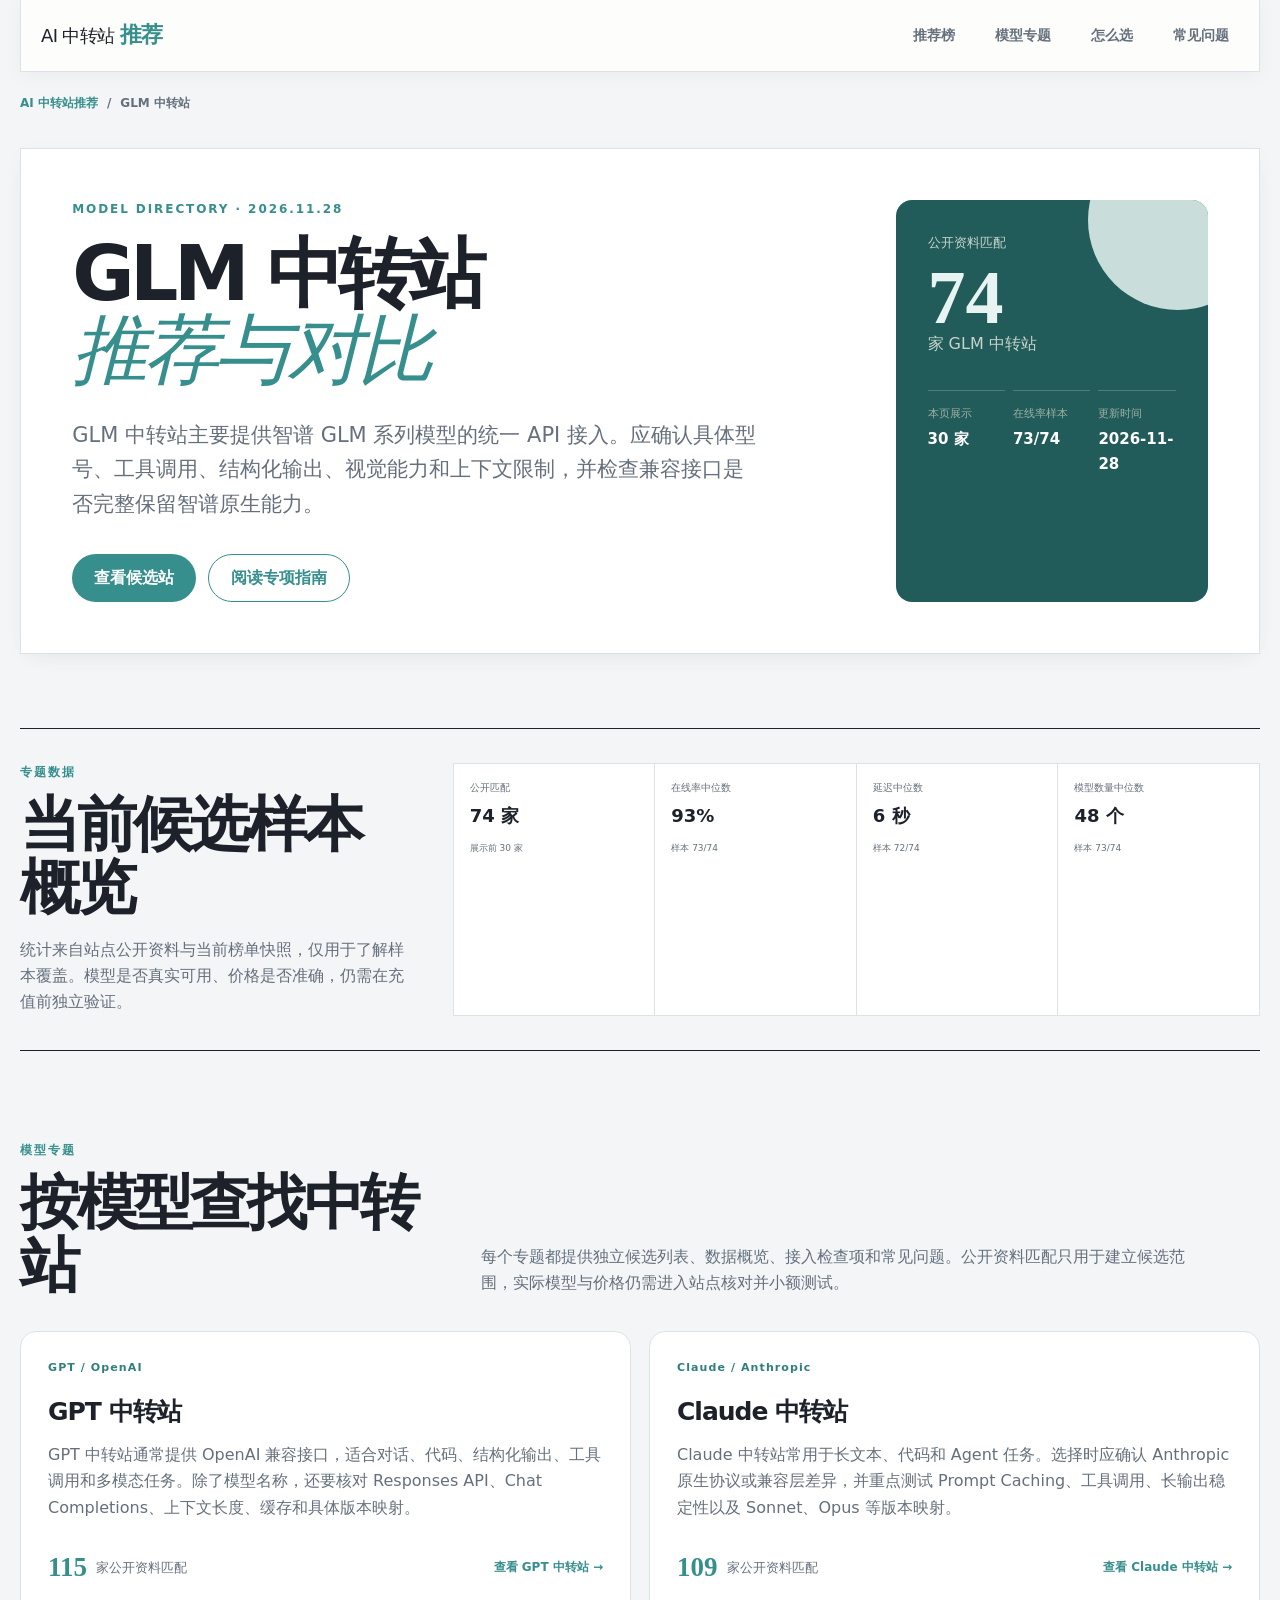
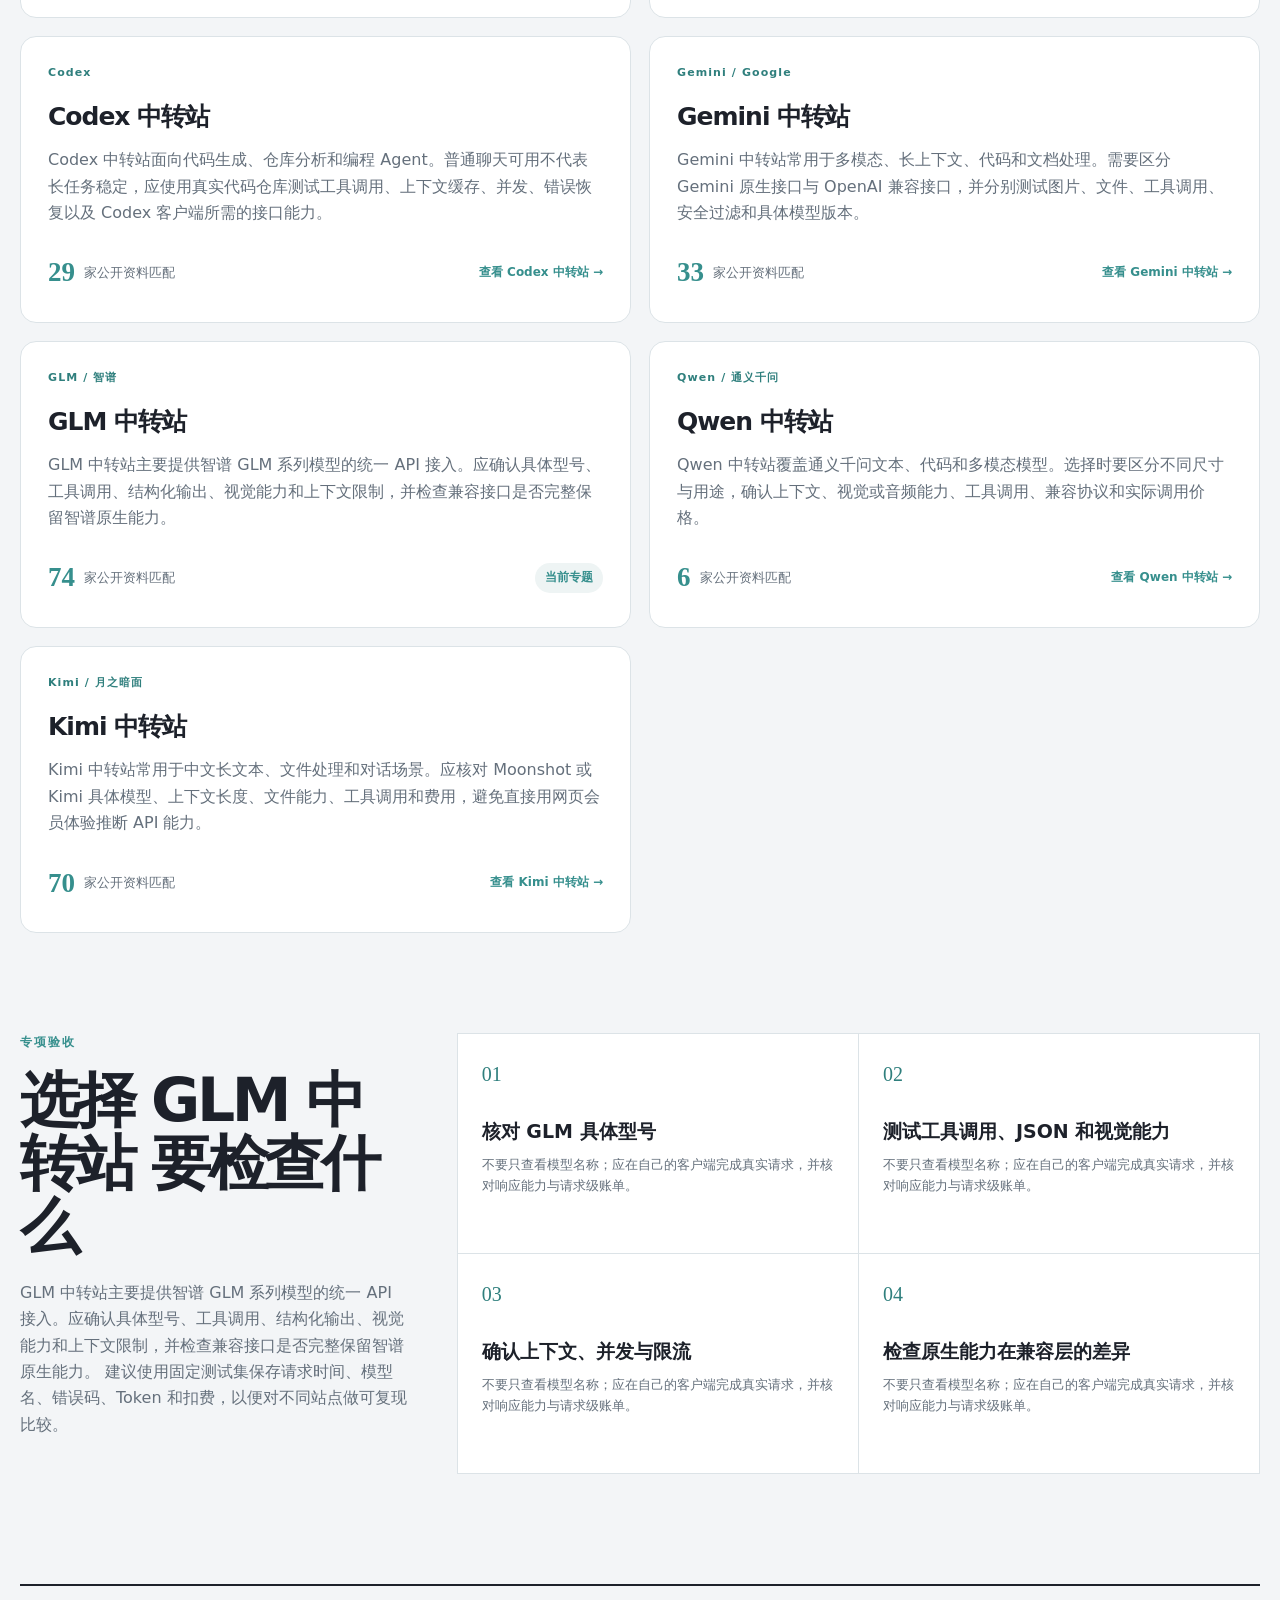
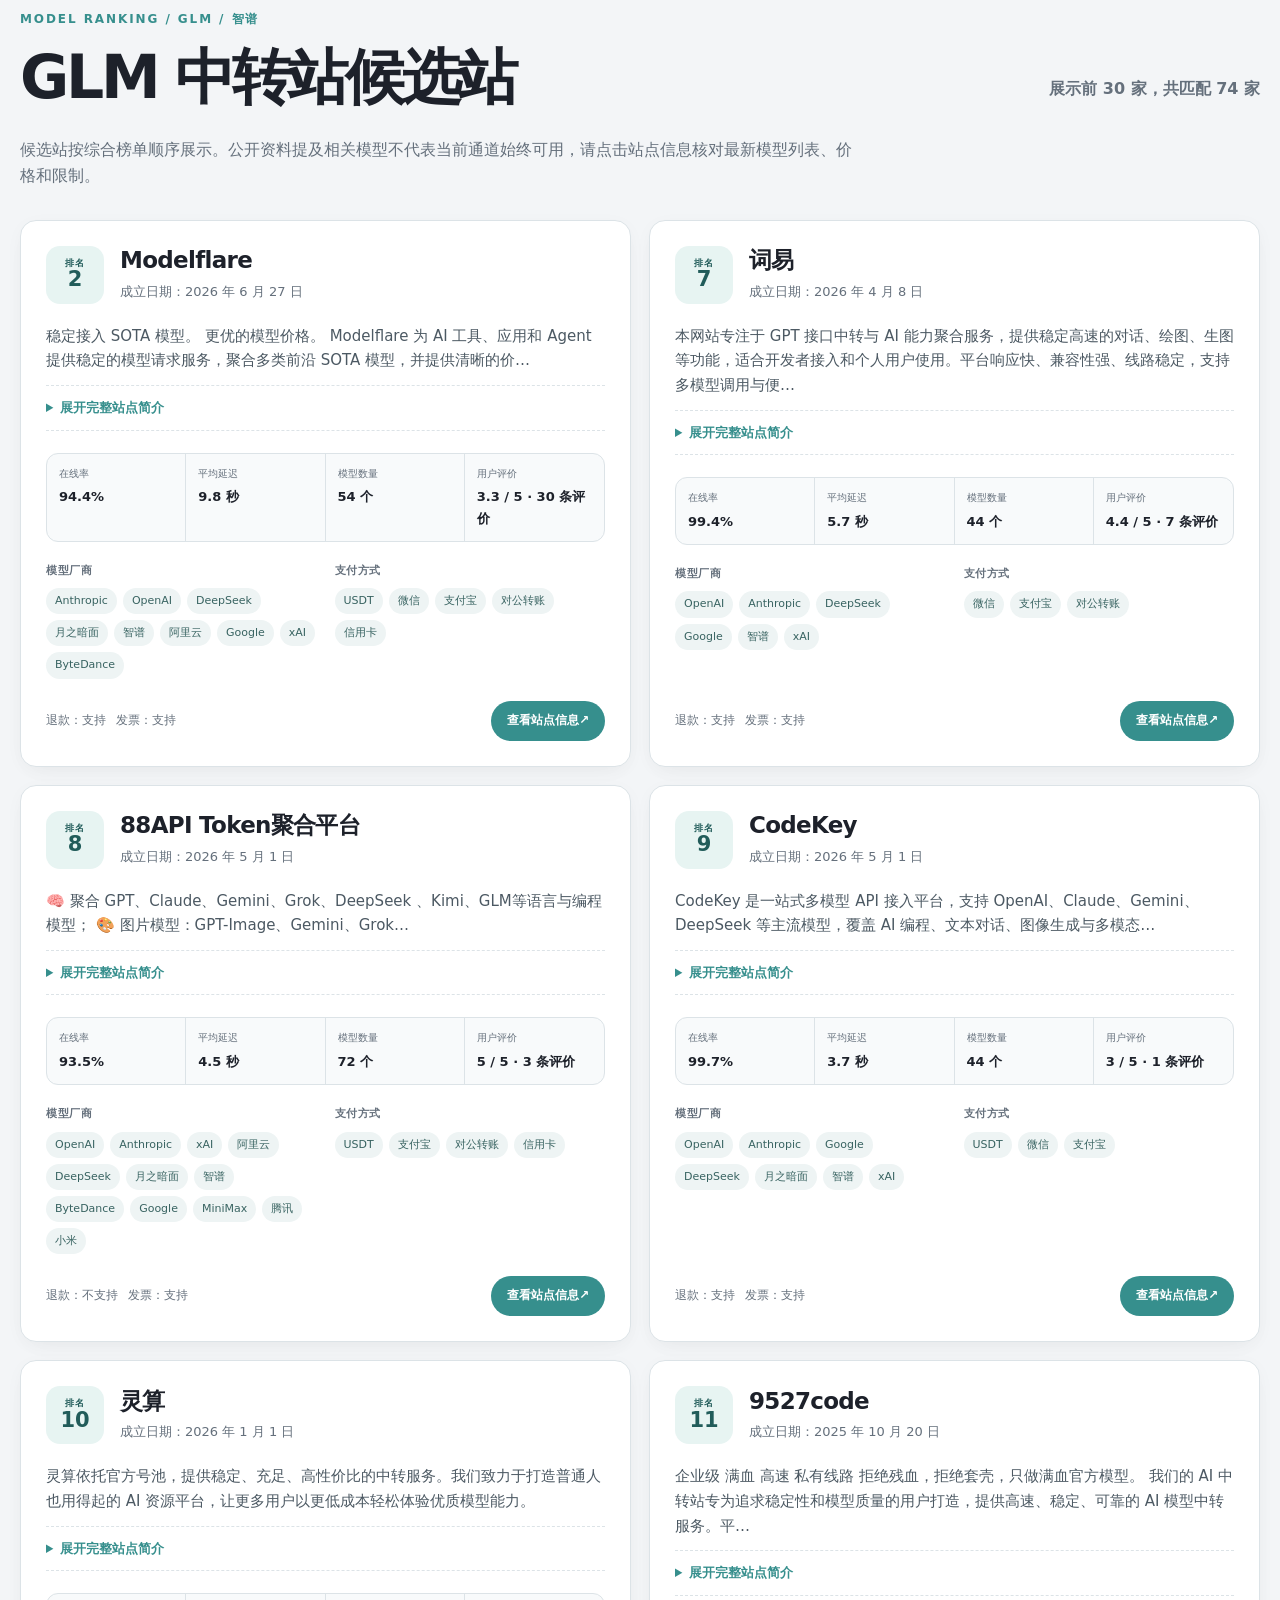
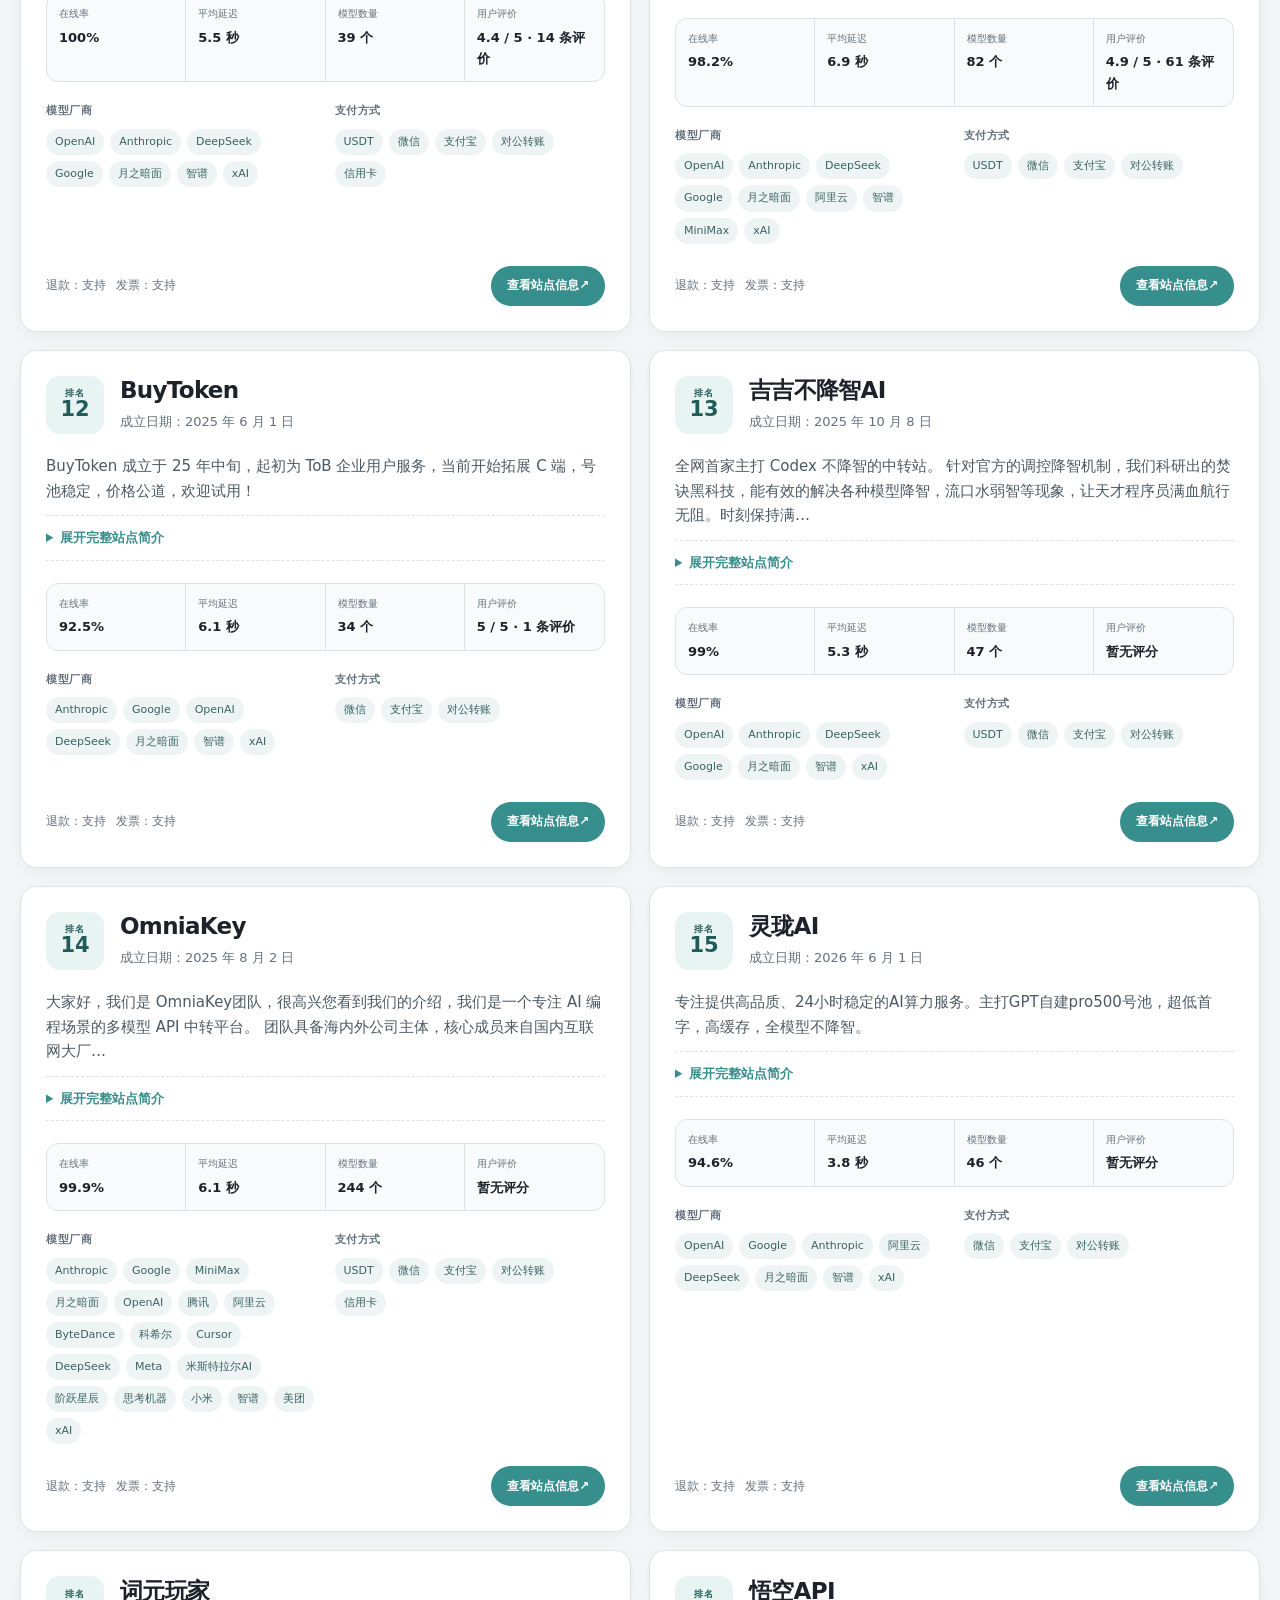
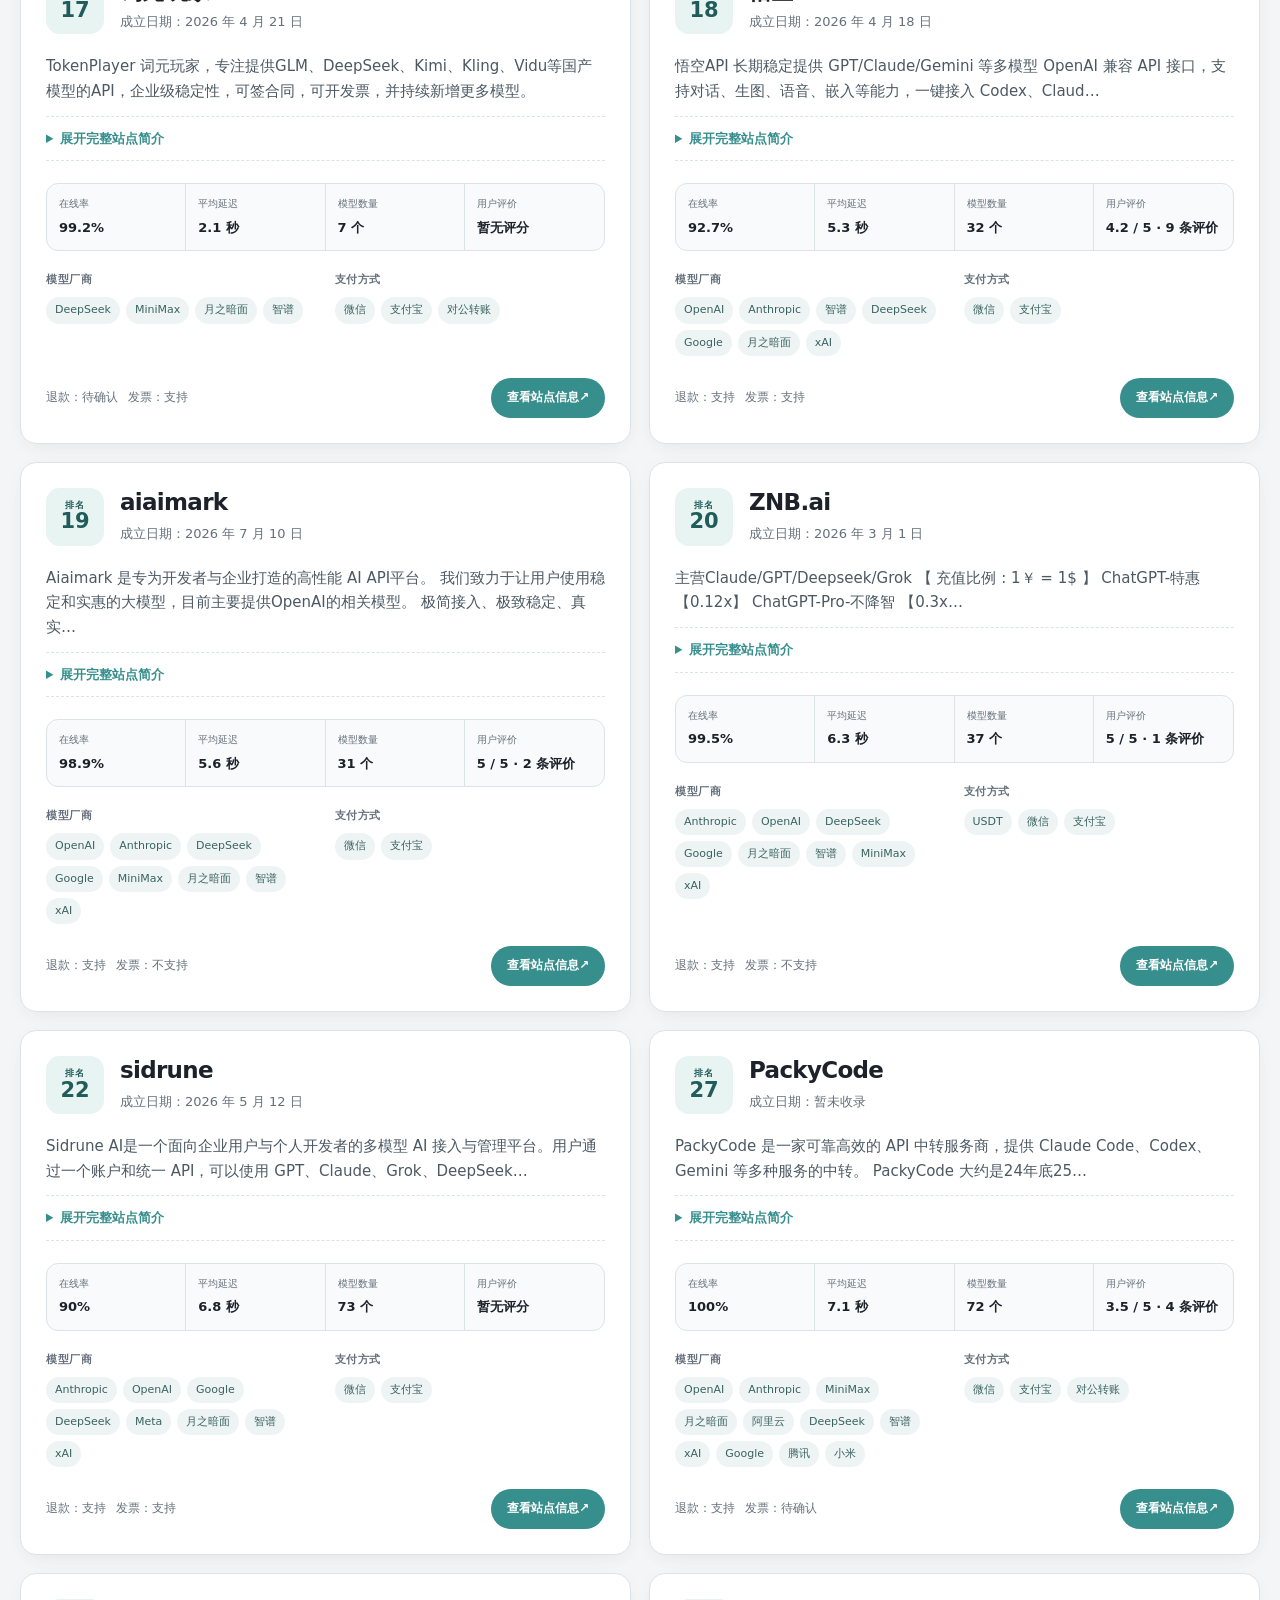
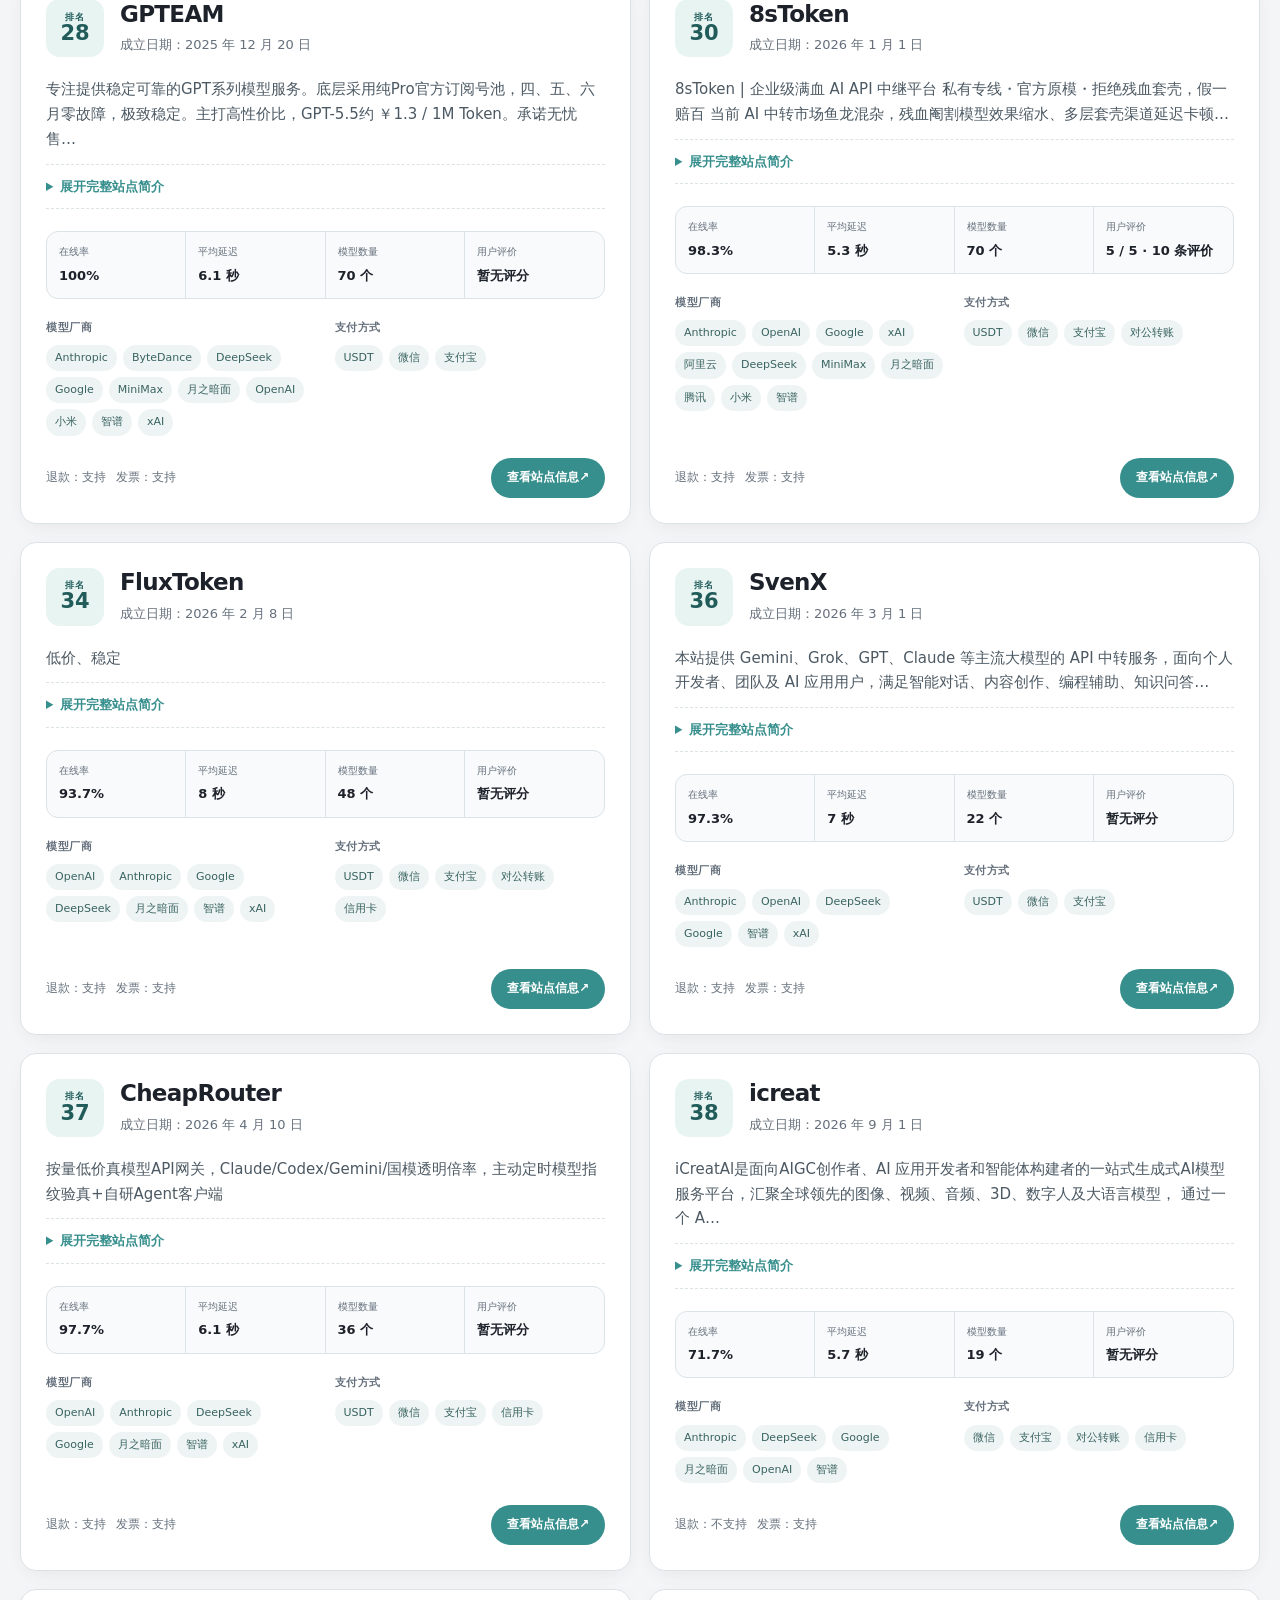
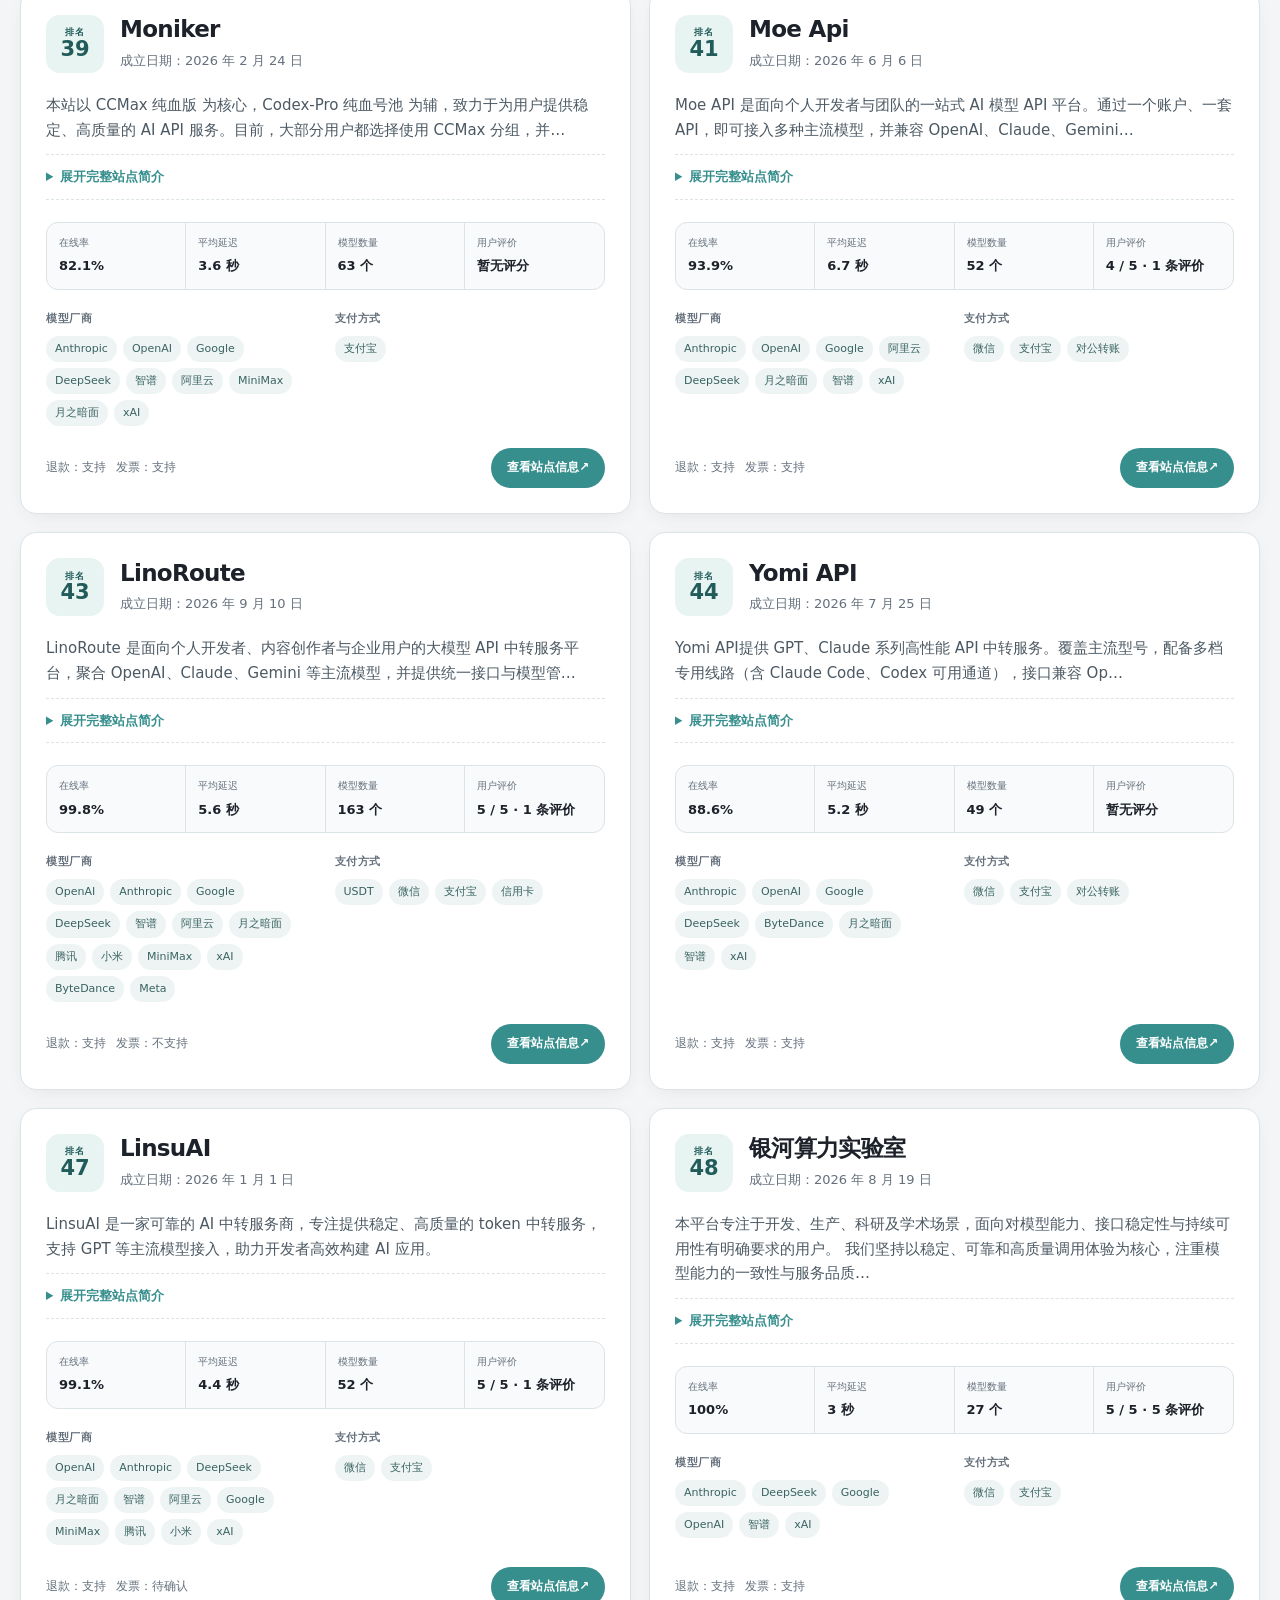
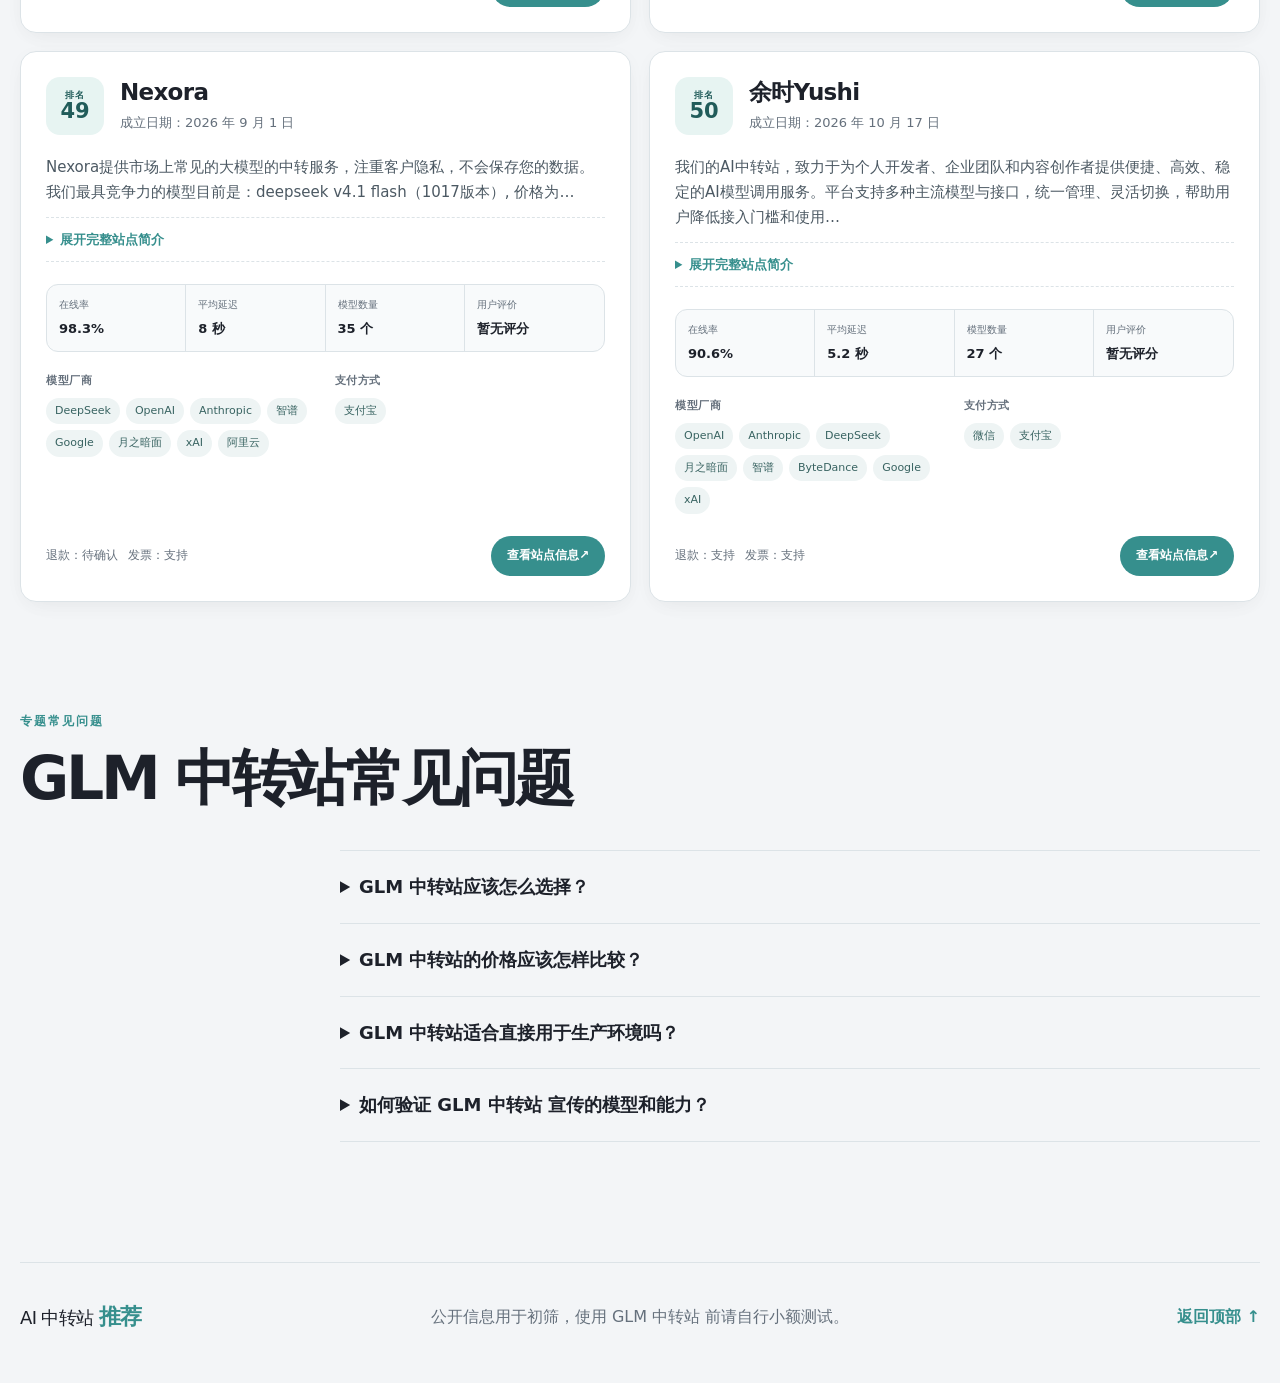
<file: glm-zhongzhuanzhan/index.html>
<!doctype html><html lang="zh-CN"><head><meta charset="utf-8" /><meta name="viewport" content="width=device-width, initial-scale=1" /><title>GLM 中转站推荐｜74 家 AI API 中转站对比</title><meta name="description" content="GLM 中转站专题收录 74 家公开资料相关的 AI API 中转站，对比在线率、延迟、模型数量和服务信息，并提供接入验证、计费与安全选择指南。" /><meta name="robots" content="index, follow, max-image-preview:large, max-snippet:-1" /><meta name="theme-color" content="#f3f5f7" /><meta property="og:type" content="website" /><meta property="og:title" content="GLM 中转站推荐｜74 家 AI API 中转站对比" /><meta property="og:description" content="GLM 中转站专题收录 74 家公开资料相关的 AI API 中转站，对比在线率、延迟、模型数量和服务信息，并提供接入验证、计费与安全选择指南。" /><meta property="og:url" content="https://aizhongzhuanzhan.github.io/glm-zhongzhuanzhan/" /><meta property="og:site_name" content="AI 中转站推荐" /><meta property="og:locale" content="zh_CN" /><meta property="og:image" content="https://aizhongzhuanzhan.github.io/assets/og-image.svg" /><meta name="twitter:card" content="summary_large_image" /><meta name="twitter:title" content="GLM 中转站推荐｜74 家 AI API 中转站对比" /><meta name="twitter:description" content="GLM 中转站专题收录 74 家公开资料相关的 AI API 中转站，对比在线率、延迟、模型数量和服务信息，并提供接入验证、计费与安全选择指南。" /><meta name="twitter:image" content="https://aizhongzhuanzhan.github.io/assets/og-image.svg" /><link rel="canonical" href="https://aizhongzhuanzhan.github.io/glm-zhongzhuanzhan/" /><link rel="alternate" hreflang="zh-CN" href="https://aizhongzhuanzhan.github.io/glm-zhongzhuanzhan/" /><link rel="icon" href="../assets/favicon.svg" type="image/svg+xml" /><link rel="stylesheet" href="../assets/styles.min.css" /><script type="application/ld+json">{"@context":"https://schema.org","@graph":[{"@type":"WebSite","@id":"https://aizhongzhuanzhan.github.io/#website","url":"https://aizhongzhuanzhan.github.io/","name":"AI 中转站推荐","inLanguage":"zh-CN"},{"@type":"CollectionPage","@id":"https://aizhongzhuanzhan.github.io/glm-zhongzhuanzhan/#webpage","url":"https://aizhongzhuanzhan.github.io/glm-zhongzhuanzhan/","name":"GLM 中转站推荐｜74 家 AI API 中转站对比","description":"GLM 中转站专题收录 74 家公开资料相关的 AI API 中转站，对比在线率、延迟、模型数量和服务信息，并提供接入验证、计费与安全选择指南。","dateModified":"2026-11-28","inLanguage":"zh-CN","isPartOf":{"@id":"https://aizhongzhuanzhan.github.io/#website"},"breadcrumb":{"@id":"https://aizhongzhuanzhan.github.io/glm-zhongzhuanzhan/#breadcrumb"},"mainEntity":{"@id":"https://aizhongzhuanzhan.github.io/glm-zhongzhuanzhan/#ranking"}},{"@type":"BreadcrumbList","@id":"https://aizhongzhuanzhan.github.io/glm-zhongzhuanzhan/#breadcrumb","itemListElement":[{"@type":"ListItem","position":1,"name":"AI 中转站推荐","item":"https://aizhongzhuanzhan.github.io/"},{"@type":"ListItem","position":2,"name":"GLM 中转站","item":"https://aizhongzhuanzhan.github.io/glm-zhongzhuanzhan/"}]},{"@type":"ItemList","@id":"https://aizhongzhuanzhan.github.io/glm-zhongzhuanzhan/#ranking","name":"GLM 中转站候选列表","numberOfItems":74,"itemListOrder":"https://schema.org/ItemListOrderAscending","itemListElement":[{"@type":"ListItem","position":1,"item":{"@type":"Service","name":"Modelflare","url":"https://www.hvoyai.com/sites/originmodelflaredev/","description":"综合排名第 2；成立日期 2026-06-27；在线率 94.4%；平均延迟 9.8 秒；收录模型 54 个；用户评分 3.3/5（30 条评价）；退款政策：支持；发票政策：支持。"}},{"@type":"ListItem","position":2,"item":{"@type":"Service","name":"词易","url":"https://www.hvoyai.com/sites/chiyicncom/","description":"综合排名第 7；成立日期 2026-04-08；在线率 99.4%；平均延迟 5.7 秒；收录模型 44 个；用户评分 4.4/5（7 条评价）；退款政策：支持；发票政策：支持。"}},{"@type":"ListItem","position":3,"item":{"@type":"Service","name":"88API Token聚合平台","url":"https://www.hvoyai.com/sites/88apiai/","description":"综合排名第 8；成立日期 2026-05-01；在线率 93.5%；平均延迟 4.5 秒；收录模型 72 个；用户评分 5/5（3 条评价）；退款政策：不支持；发票政策：支持。"}},{"@type":"ListItem","position":4,"item":{"@type":"Service","name":"CodeKey","url":"https://www.hvoyai.com/sites/codekeyai/","description":"综合排名第 9；成立日期 2026-05-01；在线率 99.7%；平均延迟 3.7 秒；收录模型 44 个；用户评分 3/5（1 条评价）；退款政策：支持；发票政策：支持。"}},{"@type":"ListItem","position":5,"item":{"@type":"Service","name":"灵算","url":"https://www.hvoyai.com/sites/lingsuansi/","description":"综合排名第 10；成立日期 2026-01-01；在线率 100%；平均延迟 5.5 秒；收录模型 39 个；用户评分 4.4/5（14 条评价）；退款政策：支持；发票政策：支持。"}},{"@type":"ListItem","position":6,"item":{"@type":"Service","name":"9527code","url":"https://www.hvoyai.com/sites/9527codes/","description":"综合排名第 11；成立日期 2025-10-20；在线率 98.2%；平均延迟 6.9 秒；收录模型 82 个；用户评分 4.9/5（61 条评价）；退款政策：支持；发票政策：支持。"}},{"@type":"ListItem","position":7,"item":{"@type":"Service","name":"BuyToken","url":"https://www.hvoyai.com/sites/buytokenwork/","description":"综合排名第 12；成立日期 2025-06-01；在线率 92.5%；平均延迟 6.1 秒；收录模型 34 个；用户评分 5/5（1 条评价）；退款政策：支持；发票政策：支持。"}},{"@type":"ListItem","position":8,"item":{"@type":"Service","name":"吉吉不降智AI","url":"https://www.hvoyai.com/sites/jijicc/","description":"综合排名第 13；成立日期 2025-10-08；在线率 99%；平均延迟 5.3 秒；收录模型 47 个；退款政策：支持；发票政策：支持。"}},{"@type":"ListItem","position":9,"item":{"@type":"Service","name":"OmniaKey","url":"https://www.hvoyai.com/sites/omniakeycom/","description":"综合排名第 14；成立日期 2025-08-02；在线率 99.9%；平均延迟 6.1 秒；收录模型 244 个；退款政策：支持；发票政策：支持。"}},{"@type":"ListItem","position":10,"item":{"@type":"Service","name":"灵珑AI","url":"https://www.hvoyai.com/sites/linlongscom/","description":"综合排名第 15；成立日期 2026-06-01；在线率 94.6%；平均延迟 3.8 秒；收录模型 46 个；退款政策：支持；发票政策：支持。"}},{"@type":"ListItem","position":11,"item":{"@type":"Service","name":"词元玩家","url":"https://www.hvoyai.com/sites/tokenplayercn/","description":"综合排名第 17；成立日期 2026-04-21；在线率 99.2%；平均延迟 2.1 秒；收录模型 7 个；发票政策：支持。"}},{"@type":"ListItem","position":12,"item":{"@type":"Service","name":"悟空API","url":"https://www.hvoyai.com/sites/xaiwkapicom/","description":"综合排名第 18；成立日期 2026-04-18；在线率 92.7%；平均延迟 5.3 秒；收录模型 32 个；用户评分 4.2/5（9 条评价）；退款政策：支持；发票政策：支持。"}},{"@type":"ListItem","position":13,"item":{"@type":"Service","name":"aiaimark","url":"https://www.hvoyai.com/sites/aiaimarkcom/","description":"综合排名第 19；成立日期 2026-07-10；在线率 98.9%；平均延迟 5.6 秒；收录模型 31 个；用户评分 5/5（2 条评价）；退款政策：支持；发票政策：不支持。"}},{"@type":"ListItem","position":14,"item":{"@type":"Service","name":"ZNB.ai","url":"https://www.hvoyai.com/sites/znbcodecom/","description":"综合排名第 20；成立日期 2026-03-01；在线率 99.5%；平均延迟 6.3 秒；收录模型 37 个；用户评分 5/5（1 条评价）；退款政策：支持；发票政策：不支持。"}},{"@type":"ListItem","position":15,"item":{"@type":"Service","name":"sidrune","url":"https://www.hvoyai.com/sites/sidruneai/","description":"综合排名第 22；成立日期 2026-05-12；在线率 90%；平均延迟 6.8 秒；收录模型 73 个；退款政策：支持；发票政策：支持。"}},{"@type":"ListItem","position":16,"item":{"@type":"Service","name":"PackyCode","url":"https://www.hvoyai.com/sites/packyapiai/","description":"综合排名第 27；在线率 100%；平均延迟 7.1 秒；收录模型 72 个；用户评分 3.5/5（4 条评价）；退款政策：支持。"}},{"@type":"ListItem","position":17,"item":{"@type":"Service","name":"GPTEAM","url":"https://www.hvoyai.com/sites/portalgpteamservicescom/","description":"综合排名第 28；成立日期 2025-12-20；在线率 100%；平均延迟 6.1 秒；收录模型 70 个；退款政策：支持；发票政策：支持。"}},{"@type":"ListItem","position":18,"item":{"@type":"Service","name":"8sToken","url":"https://www.hvoyai.com/sites/8stokencom/","description":"综合排名第 30；成立日期 2026-01-01；在线率 98.3%；平均延迟 5.3 秒；收录模型 70 个；用户评分 5/5（10 条评价）；退款政策：支持；发票政策：支持。"}},{"@type":"ListItem","position":19,"item":{"@type":"Service","name":"FluxToken","url":"https://www.hvoyai.com/sites/fluxtokenai/","description":"综合排名第 34；成立日期 2026-02-08；在线率 93.7%；平均延迟 8 秒；收录模型 48 个；退款政策：支持；发票政策：支持。"}},{"@type":"ListItem","position":20,"item":{"@type":"Service","name":"SvenX","url":"https://www.hvoyai.com/sites/svenxtop/","description":"综合排名第 36；成立日期 2026-03-01；在线率 97.3%；平均延迟 7 秒；收录模型 22 个；退款政策：支持；发票政策：支持。"}},{"@type":"ListItem","position":21,"item":{"@type":"Service","name":"CheapRouter","url":"https://www.hvoyai.com/sites/cheaproutercc/","description":"综合排名第 37；成立日期 2026-04-10；在线率 97.7%；平均延迟 6.1 秒；收录模型 36 个；退款政策：支持；发票政策：支持。"}},{"@type":"ListItem","position":22,"item":{"@type":"Service","name":"icreat","url":"https://www.hvoyai.com/sites/icreatai/","description":"综合排名第 38；成立日期 2026-09-01；在线率 71.7%；平均延迟 5.7 秒；收录模型 19 个；退款政策：不支持；发票政策：支持。"}},{"@type":"ListItem","position":23,"item":{"@type":"Service","name":"Moniker","url":"https://www.hvoyai.com/sites/aimonikertop/","description":"综合排名第 39；成立日期 2026-02-24；在线率 82.1%；平均延迟 3.6 秒；收录模型 63 个；退款政策：支持；发票政策：支持。"}},{"@type":"ListItem","position":24,"item":{"@type":"Service","name":"Moe Api","url":"https://www.hvoyai.com/sites/moeapicloud/","description":"综合排名第 41；成立日期 2026-06-06；在线率 93.9%；平均延迟 6.7 秒；收录模型 52 个；用户评分 4/5（1 条评价）；退款政策：支持；发票政策：支持。"}},{"@type":"ListItem","position":25,"item":{"@type":"Service","name":"LinoRoute","url":"https://www.hvoyai.com/sites/linoroutecom/","description":"综合排名第 43；成立日期 2026-09-10；在线率 99.8%；平均延迟 5.6 秒；收录模型 163 个；用户评分 5/5（1 条评价）；退款政策：支持；发票政策：不支持。"}},{"@type":"ListItem","position":26,"item":{"@type":"Service","name":"Yomi API","url":"https://www.hvoyai.com/sites/yomiapicom/","description":"综合排名第 44；成立日期 2026-07-25；在线率 88.6%；平均延迟 5.2 秒；收录模型 49 个；退款政策：支持；发票政策：支持。"}},{"@type":"ListItem","position":27,"item":{"@type":"Service","name":"LinsuAI","url":"https://www.hvoyai.com/sites/linsuai/","description":"综合排名第 47；成立日期 2026-01-01；在线率 99.1%；平均延迟 4.4 秒；收录模型 52 个；用户评分 5/5（1 条评价）；退款政策：支持。"}},{"@type":"ListItem","position":28,"item":{"@type":"Service","name":"银河算力实验室","url":"https://www.hvoyai.com/sites/inaitop/","description":"综合排名第 48；成立日期 2026-08-19；在线率 100%；平均延迟 3 秒；收录模型 27 个；用户评分 5/5（5 条评价）；退款政策：支持；发票政策：支持。"}},{"@type":"ListItem","position":29,"item":{"@type":"Service","name":"Nexora","url":"https://www.hvoyai.com/sites/asia6901top/","description":"综合排名第 49；成立日期 2026-09-01；在线率 98.3%；平均延迟 8 秒；收录模型 35 个；发票政策：支持。"}},{"@type":"ListItem","position":30,"item":{"@type":"Service","name":"余时Yushi","url":"https://www.hvoyai.com/sites/aixyushicom/","description":"综合排名第 50；成立日期 2026-10-17；在线率 90.6%；平均延迟 5.2 秒；收录模型 27 个；退款政策：支持；发票政策：支持。"}}]},{"@type":"FAQPage","@id":"https://aizhongzhuanzhan.github.io/glm-zhongzhuanzhan/#faq","mainEntity":[{"@type":"Question","name":"GLM 中转站应该怎么选择？","acceptedAnswer":{"@type":"Answer","text":"先确认候选站明确支持所需模型和接口，再用自己的真实任务测试流式输出、工具调用、上下文、成功率和账单。重点完成：核对 GLM 具体型号；测试工具调用、JSON 和视觉能力；确认上下文、并发与限流；检查原生能力在兼容层的差异。不要只依据首页价格或一次短对话决定长期使用。"}},{"@type":"Question","name":"GLM 中转站的价格应该怎样比较？","acceptedAnswer":{"@type":"Answer","text":"统一换算人民币充值比例、输入价格、输出价格、缓存读写、模型倍率和用户分组倍率，再复算一条实际请求。面板显示为美元不代表等同官方美元，低倍率也不代表所有模型和渠道采用相同价格。"}},{"@type":"Question","name":"GLM 中转站适合直接用于生产环境吗？","acceptedAnswer":{"@type":"Answer","text":"个人学习和能够随时迁移的任务可以先小额测试。生产环境还要评估数据隐私、运营主体、日志政策、限流、故障公告和备用供应商；涉及敏感数据或强 SLA 时，应优先考虑官方 API 或可签约的企业服务。"}},{"@type":"Question","name":"如何验证 GLM 中转站 宣传的模型和能力？","acceptedAnswer":{"@type":"Answer","text":"使用固定测试集核对模型标识、上下文、流式响应、工具调用和账单模型名，并完成专项验证：核对 GLM 具体型号；测试工具调用、JSON 和视觉能力；确认上下文、并发与限流；检查原生能力在兼容层的差异。模型自报身份不能作为证据，关键能力缺失或账单无法复算时应暂停继续充值。"}}]}]}</script><script>var _hmt = _hmt || [];(function() {var hm = document.createElement("script");hm.src = "https://hm.baidu.com/hm.js?a95d0c92950541b137908250283f3d91";var s = document.getElementsByTagName("script")[0];s.parentNode.insertBefore(hm, s);})();</script></head><body><a class="skip-link" href="#main">跳到主要内容</a><header class="topbar"><a class="wordmark" href="../" aria-label="AI 中转站推荐首页"><span>AI 中转站</span><strong>推荐</strong></a><nav aria-label="主要导航"><a href="../#ranking">推荐榜</a><a href="../#topics">模型专题</a><a href="../#guide">怎么选</a><a href="../#faq">常见问题</a></nav></header><main id="main"><nav class="breadcrumbs" aria-label="面包屑"><a href="../">AI 中转站推荐</a><span aria-hidden="true">/</span><span aria-current="page">GLM 中转站</span></nav><section class="hero topic-hero"><div class="hero__copy"><p class="eyebrow">MODEL DIRECTORY · 2026.11.28</p><h1>GLM 中转站<br /><em>推荐与对比</em></h1><p class="hero-copy">GLM 中转站主要提供智谱 GLM 系列模型的统一 API 接入。应确认具体型号、工具调用、结构化输出、视觉能力和上下文限制，并检查兼容接口是否完整保留智谱原生能力。</p><div class="hero-actions"><a href="#topic-ranking">查看候选站</a><a href="#topic-guide">阅读专项指南</a></div></div><aside class="hero__panel" aria-label="专题概览"><p>公开资料匹配</p><strong>74</strong><span>家 GLM 中转站</span><dl><div><dt>本页展示</dt><dd>30 家</dd></div><div><dt>在线率样本</dt><dd>73/74</dd></div><div><dt>更新时间</dt><dd>2026-11-28</dd></div></dl></aside></section><section class="topic-overview" aria-labelledby="topic-overview-title"><div><p class="section-kicker">专题数据</p><h2 id="topic-overview-title">当前候选样本概览</h2><p>统计来自站点公开资料与当前榜单快照，仅用于了解样本覆盖。模型是否真实可用、价格是否准确，仍需在充值前独立验证。</p></div><dl class="topic-stat-grid"><div><dt>公开匹配</dt><dd>74 家</dd><small>展示前 30 家</small></div><div><dt>在线率中位数</dt><dd>93%</dd><small>样本 73/74</small></div><div><dt>延迟中位数</dt><dd>6 秒</dd><small>样本 72/74</small></div><div><dt>模型数量中位数</dt><dd>48 个</dd><small>样本 73/74</small></div></dl></section><section class="topic-directory" id="topics" aria-labelledby="topics-title"><div class="topic-directory__head"><div><p class="section-kicker">模型专题</p><h2 id="topics-title">按模型查找中转站</h2></div><p>每个专题都提供独立候选列表、数据概览、接入检查项和常见问题。公开资料匹配只用于建立候选范围，实际模型与价格仍需进入站点核对并小额测试。</p></div><div class="topic-directory__grid"><article><span>GPT / OpenAI</span><h3>GPT 中转站</h3><p>GPT 中转站通常提供 OpenAI 兼容接口，适合对话、代码、结构化输出、工具调用和多模态任务。除了模型名称，还要核对 Responses API、Chat Completions、上下文长度、缓存和具体版本映射。</p><div><strong>115</strong><small>家公开资料匹配</small><a href="/gpt-zhongzhuanzhan/">查看 GPT 中转站 →</a></div></article><article><span>Claude / Anthropic</span><h3>Claude 中转站</h3><p>Claude 中转站常用于长文本、代码和 Agent 任务。选择时应确认 Anthropic 原生协议或兼容层差异，并重点测试 Prompt Caching、工具调用、长输出稳定性以及 Sonnet、Opus 等版本映射。</p><div><strong>109</strong><small>家公开资料匹配</small><a href="/claude-zhongzhuanzhan/">查看 Claude 中转站 →</a></div></article><article><span>Codex</span><h3>Codex 中转站</h3><p>Codex 中转站面向代码生成、仓库分析和编程 Agent。普通聊天可用不代表长任务稳定，应使用真实代码仓库测试工具调用、上下文缓存、并发、错误恢复以及 Codex 客户端所需的接口能力。</p><div><strong>29</strong><small>家公开资料匹配</small><a href="/codex-zhongzhuanzhan/">查看 Codex 中转站 →</a></div></article><article><span>Gemini / Google</span><h3>Gemini 中转站</h3><p>Gemini 中转站常用于多模态、长上下文、代码和文档处理。需要区分 Gemini 原生接口与 OpenAI 兼容接口，并分别测试图片、文件、工具调用、安全过滤和具体模型版本。</p><div><strong>33</strong><small>家公开资料匹配</small><a href="/gemini-zhongzhuanzhan/">查看 Gemini 中转站 →</a></div></article><article><span>GLM / 智谱</span><h3>GLM 中转站</h3><p>GLM 中转站主要提供智谱 GLM 系列模型的统一 API 接入。应确认具体型号、工具调用、结构化输出、视觉能力和上下文限制，并检查兼容接口是否完整保留智谱原生能力。</p><div><strong>74</strong><small>家公开资料匹配</small><span class="topic-directory__current" aria-current="page">当前专题</span></div></article><article><span>Qwen / 通义千问</span><h3>Qwen 中转站</h3><p>Qwen 中转站覆盖通义千问文本、代码和多模态模型。选择时要区分不同尺寸与用途，确认上下文、视觉或音频能力、工具调用、兼容协议和实际调用价格。</p><div><strong>6</strong><small>家公开资料匹配</small><a href="/qwen-zhongzhuanzhan/">查看 Qwen 中转站 →</a></div></article><article><span>Kimi / 月之暗面</span><h3>Kimi 中转站</h3><p>Kimi 中转站常用于中文长文本、文件处理和对话场景。应核对 Moonshot 或 Kimi 具体模型、上下文长度、文件能力、工具调用和费用，避免直接用网页会员体验推断 API 能力。</p><div><strong>70</strong><small>家公开资料匹配</small><a href="/kimi-zhongzhuanzhan/">查看 Kimi 中转站 →</a></div></article></div></section><section class="topic-guide" id="topic-guide" aria-labelledby="topic-guide-title"><div><p class="section-kicker">专项验收</p><h2 id="topic-guide-title">选择 GLM 中转站 要检查什么</h2><p>GLM 中转站主要提供智谱 GLM 系列模型的统一 API 接入。应确认具体型号、工具调用、结构化输出、视觉能力和上下文限制，并检查兼容接口是否完整保留智谱原生能力。 建议使用固定测试集保存请求时间、模型名、错误码、Token 和扣费，以便对不同站点做可复现比较。</p></div><div class="topic-focus-grid"><article><span>01</span><h3>核对 GLM 具体型号</h3><p>不要只查看模型名称；应在自己的客户端完成真实请求，并核对响应能力与请求级账单。</p></article><article><span>02</span><h3>测试工具调用、JSON 和视觉能力</h3><p>不要只查看模型名称；应在自己的客户端完成真实请求，并核对响应能力与请求级账单。</p></article><article><span>03</span><h3>确认上下文、并发与限流</h3><p>不要只查看模型名称；应在自己的客户端完成真实请求，并核对响应能力与请求级账单。</p></article><article><span>04</span><h3>检查原生能力在兼容层的差异</h3><p>不要只查看模型名称；应在自己的客户端完成真实请求，并核对响应能力与请求级账单。</p></article></div></section><section class="ranking topic-ranking" id="topic-ranking" aria-labelledby="topic-ranking-title"><div class="ranking-head"><div><p>MODEL RANKING / GLM / 智谱</p><h2 id="topic-ranking-title">GLM 中转站候选站</h2></div><p>展示前 30 家，共匹配 74 家</p></div><p class="ranking-note">候选站按综合榜单顺序展示。公开资料提及相关模型不代表当前通道始终可用，请点击站点信息核对最新模型列表、价格和限制。</p><div class="station-list"><article class="station-card" id="rank-2" aria-labelledby="station-2"><div class="station-card__head"><span class="rank-badge"><small>排名</small>2</span><div class="station-title"><h2 id="station-2"><a href="https://www.hvoyai.com/sites/originmodelflaredev/" target="_blank" rel="nofollow noopener" referrerpolicy="origin">Modelflare</a></h2><p>成立日期：2026 年 6 月 27 日</p></div></div><p class="site-summary">稳定接入 SOTA 模型。 更优的模型价格。 Modelflare 为 AI 工具、应用和 Agent 提供稳定的模型请求服务，聚合多类前沿 SOTA 模型，并提供清晰的价…</p><details class="site-intro"><summary>展开完整站点简介</summary><div class="site-intro__body"><p>稳定接入 SOTA 模型。</p><p>更优的模型价格。</p><p>Modelflare 为 AI 工具、应用和 Agent 提供稳定的模型请求服务，聚合多类前沿 SOTA 模型，并提供清晰的价格、用量与请求状态。</p></div></details><dl class="metric-grid"><div><dt>在线率</dt><dd>94.4%</dd></div><div><dt>平均延迟</dt><dd>9.8 秒</dd></div><div><dt>模型数量</dt><dd>54 个</dd></div><div><dt>用户评价</dt><dd>3.3 / 5 · 30 条评价</dd></div></dl><div class="station-meta"><div><h3>模型厂商</h3><div class="chip-list"><span class="chip">Anthropic</span><span class="chip">OpenAI</span><span class="chip">DeepSeek</span><span class="chip">月之暗面</span><span class="chip">智谱</span><span class="chip">阿里云</span><span class="chip">Google</span><span class="chip">xAI</span><span class="chip">ByteDance</span></div></div><div><h3>支付方式</h3><div class="chip-list"><span class="chip">USDT</span><span class="chip">微信</span><span class="chip">支付宝</span><span class="chip">对公转账</span><span class="chip">信用卡</span></div></div></div><div class="station-card__foot"><p><span>退款：支持</span><span>发票：支持</span></p><a class="detail-link" href="https://www.hvoyai.com/sites/originmodelflaredev/" target="_blank" rel="nofollow noopener" referrerpolicy="origin" aria-label="查看 Modelflare 的更多信息">查看站点信息 <span aria-hidden="true">↗</span></a></div></article><article class="station-card" id="rank-7" aria-labelledby="station-7"><div class="station-card__head"><span class="rank-badge"><small>排名</small>7</span><div class="station-title"><h2 id="station-7"><a href="https://www.hvoyai.com/sites/chiyicncom/" target="_blank" rel="nofollow noopener" referrerpolicy="origin">词易</a></h2><p>成立日期：2026 年 4 月 8 日</p></div></div><p class="site-summary">本网站专注于 GPT 接口中转与 AI 能力聚合服务，提供稳定高速的对话、绘图、生图等功能，适合开发者接入和个人用户使用。平台响应快、兼容性强、线路稳定，支持多模型调用与便…</p><details class="site-intro"><summary>展开完整站点简介</summary><div class="site-intro__body"><p>本网站专注于 GPT 接口中转与 AI 能力聚合服务，提供稳定高速的对话、绘图、生图等功能，适合开发者接入和个人用户使用。平台响应快、兼容性强、线路稳定，支持多模型调用与便捷管理，价格透明，售后及时，持续保障服务可用性与使用体验。</p></div></details><dl class="metric-grid"><div><dt>在线率</dt><dd>99.4%</dd></div><div><dt>平均延迟</dt><dd>5.7 秒</dd></div><div><dt>模型数量</dt><dd>44 个</dd></div><div><dt>用户评价</dt><dd>4.4 / 5 · 7 条评价</dd></div></dl><div class="station-meta"><div><h3>模型厂商</h3><div class="chip-list"><span class="chip">OpenAI</span><span class="chip">Anthropic</span><span class="chip">DeepSeek</span><span class="chip">Google</span><span class="chip">智谱</span><span class="chip">xAI</span></div></div><div><h3>支付方式</h3><div class="chip-list"><span class="chip">微信</span><span class="chip">支付宝</span><span class="chip">对公转账</span></div></div></div><div class="station-card__foot"><p><span>退款：支持</span><span>发票：支持</span></p><a class="detail-link" href="https://www.hvoyai.com/sites/chiyicncom/" target="_blank" rel="nofollow noopener" referrerpolicy="origin" aria-label="查看 词易 的更多信息">查看站点信息 <span aria-hidden="true">↗</span></a></div></article><article class="station-card" id="rank-8" aria-labelledby="station-8"><div class="station-card__head"><span class="rank-badge"><small>排名</small>8</span><div class="station-title"><h2 id="station-8"><a href="https://www.hvoyai.com/sites/88apiai/" target="_blank" rel="nofollow noopener" referrerpolicy="origin">88API Token聚合平台</a></h2><p>成立日期：2026 年 5 月 1 日</p></div></div><p class="site-summary">🧠 聚合 GPT、Claude、Gemini、Grok、DeepSeek 、Kimi、GLM等语言与编程模型； 🎨 图片模型：GPT-Image、Gemini、Grok…</p><details class="site-intro"><summary>展开完整站点简介</summary><div class="site-intro__body"><p>🧠 聚合 GPT、Claude、Gemini、Grok、DeepSeek 、Kimi、GLM等语言与编程模型；</p><p>🎨 图片模型：GPT-Image、Gemini、Grok 等；</p><p>🎬 视频模型：Seedance、Veo、MiniMax Hailuo H3、Kling、Grok 等；</p><p>🎙️ 语音能力：Whisper、TTS 等。从文案、出图、改图，到视频生成与配音</p><p>🎁新用户注册送体验额度，可以检测模型能力。站内有人工客服值守！</p><p>👉海外企业资质运营 稳定不跑路 提供正规发票 充值比例1:1</p></div></details><dl class="metric-grid"><div><dt>在线率</dt><dd>93.5%</dd></div><div><dt>平均延迟</dt><dd>4.5 秒</dd></div><div><dt>模型数量</dt><dd>72 个</dd></div><div><dt>用户评价</dt><dd>5 / 5 · 3 条评价</dd></div></dl><div class="station-meta"><div><h3>模型厂商</h3><div class="chip-list"><span class="chip">OpenAI</span><span class="chip">Anthropic</span><span class="chip">xAI</span><span class="chip">阿里云</span><span class="chip">DeepSeek</span><span class="chip">月之暗面</span><span class="chip">智谱</span><span class="chip">ByteDance</span><span class="chip">Google</span><span class="chip">MiniMax</span><span class="chip">腾讯</span><span class="chip">小米</span></div></div><div><h3>支付方式</h3><div class="chip-list"><span class="chip">USDT</span><span class="chip">支付宝</span><span class="chip">对公转账</span><span class="chip">信用卡</span></div></div></div><div class="station-card__foot"><p><span>退款：不支持</span><span>发票：支持</span></p><a class="detail-link" href="https://www.hvoyai.com/sites/88apiai/" target="_blank" rel="nofollow noopener" referrerpolicy="origin" aria-label="查看 88API Token聚合平台 的更多信息">查看站点信息 <span aria-hidden="true">↗</span></a></div></article><article class="station-card" id="rank-9" aria-labelledby="station-9"><div class="station-card__head"><span class="rank-badge"><small>排名</small>9</span><div class="station-title"><h2 id="station-9"><a href="https://www.hvoyai.com/sites/codekeyai/" target="_blank" rel="nofollow noopener" referrerpolicy="origin">CodeKey</a></h2><p>成立日期：2026 年 5 月 1 日</p></div></div><p class="site-summary">CodeKey 是一站式多模型 API 接入平台，支持 OpenAI、Claude、Gemini、DeepSeek 等主流模型，覆盖 AI 编程、文本对话、图像生成与多模态…</p><details class="site-intro"><summary>展开完整站点简介</summary><div class="site-intro__body"><p>CodeKey 是一站式多模型 API 接入平台，支持 OpenAI、Claude、Gemini、DeepSeek 等主流模型，覆盖 AI 编程、文本对话、图像生成与多模态应用。兼容主流 API 调用方式，提供按量计费、智能线路调度、密钥管理与用量查询，让开发者更方便地接入模型、管理调用与控制成本。</p></div></details><dl class="metric-grid"><div><dt>在线率</dt><dd>99.7%</dd></div><div><dt>平均延迟</dt><dd>3.7 秒</dd></div><div><dt>模型数量</dt><dd>44 个</dd></div><div><dt>用户评价</dt><dd>3 / 5 · 1 条评价</dd></div></dl><div class="station-meta"><div><h3>模型厂商</h3><div class="chip-list"><span class="chip">OpenAI</span><span class="chip">Anthropic</span><span class="chip">Google</span><span class="chip">DeepSeek</span><span class="chip">月之暗面</span><span class="chip">智谱</span><span class="chip">xAI</span></div></div><div><h3>支付方式</h3><div class="chip-list"><span class="chip">USDT</span><span class="chip">微信</span><span class="chip">支付宝</span></div></div></div><div class="station-card__foot"><p><span>退款：支持</span><span>发票：支持</span></p><a class="detail-link" href="https://www.hvoyai.com/sites/codekeyai/" target="_blank" rel="nofollow noopener" referrerpolicy="origin" aria-label="查看 CodeKey 的更多信息">查看站点信息 <span aria-hidden="true">↗</span></a></div></article><article class="station-card" id="rank-10" aria-labelledby="station-10"><div class="station-card__head"><span class="rank-badge"><small>排名</small>10</span><div class="station-title"><h2 id="station-10"><a href="https://www.hvoyai.com/sites/lingsuansi/" target="_blank" rel="nofollow noopener" referrerpolicy="origin">灵算</a></h2><p>成立日期：2026 年 1 月 1 日</p></div></div><p class="site-summary">灵算依托官方号池，提供稳定、充足、高性价比的中转服务。我们致力于打造普通人也用得起的 AI 资源平台，让更多用户以更低成本轻松体验优质模型能力。</p><details class="site-intro"><summary>展开完整站点简介</summary><div class="site-intro__body"><p>灵算依托官方号池，提供稳定、充足、高性价比的中转服务。我们致力于打造普通人也用得起的 AI 资源平台，让更多用户以更低成本轻松体验优质模型能力。</p></div></details><dl class="metric-grid"><div><dt>在线率</dt><dd>100%</dd></div><div><dt>平均延迟</dt><dd>5.5 秒</dd></div><div><dt>模型数量</dt><dd>39 个</dd></div><div><dt>用户评价</dt><dd>4.4 / 5 · 14 条评价</dd></div></dl><div class="station-meta"><div><h3>模型厂商</h3><div class="chip-list"><span class="chip">OpenAI</span><span class="chip">Anthropic</span><span class="chip">DeepSeek</span><span class="chip">Google</span><span class="chip">月之暗面</span><span class="chip">智谱</span><span class="chip">xAI</span></div></div><div><h3>支付方式</h3><div class="chip-list"><span class="chip">USDT</span><span class="chip">微信</span><span class="chip">支付宝</span><span class="chip">对公转账</span><span class="chip">信用卡</span></div></div></div><div class="station-card__foot"><p><span>退款：支持</span><span>发票：支持</span></p><a class="detail-link" href="https://www.hvoyai.com/sites/lingsuansi/" target="_blank" rel="nofollow noopener" referrerpolicy="origin" aria-label="查看 灵算 的更多信息">查看站点信息 <span aria-hidden="true">↗</span></a></div></article><article class="station-card" id="rank-11" aria-labelledby="station-11"><div class="station-card__head"><span class="rank-badge"><small>排名</small>11</span><div class="station-title"><h2 id="station-11"><a href="https://www.hvoyai.com/sites/9527codes/" target="_blank" rel="nofollow noopener" referrerpolicy="origin">9527code</a></h2><p>成立日期：2025 年 10 月 20 日</p></div></div><p class="site-summary">企业级 满血 高速 私有线路 拒绝残血，拒绝套壳，只做满血官方模型。 我们的 AI 中转站专为追求稳定性和模型质量的用户打造，提供高速、稳定、可靠的 AI 模型中转服务。平…</p><details class="site-intro"><summary>展开完整站点简介</summary><div class="site-intro__body"><p>企业级 满血 高速 私有线路</p><p>拒绝残血，拒绝套壳，只做满血官方模型。</p><p>我们的 AI 中转站专为追求稳定性和模型质量的用户打造，提供高速、稳定、可靠的 AI 模型中转服务。平台核心服务器采用 10G 高带宽线路，保障请求快速响应，降低延迟，提升调用体验。</p><p>我们承诺：</p><p>百分百企业级别满血官方模型。</p><p>不以次充好，不虚假宣传。</p><p>所有模型假一赔百。</p><p>无论你是做 AI 应用开发、企业内部系统、自动化工具，还是商业化项目接入，我们都能为你提供稳定可靠的接口支持。</p></div></details><dl class="metric-grid"><div><dt>在线率</dt><dd>98.2%</dd></div><div><dt>平均延迟</dt><dd>6.9 秒</dd></div><div><dt>模型数量</dt><dd>82 个</dd></div><div><dt>用户评价</dt><dd>4.9 / 5 · 61 条评价</dd></div></dl><div class="station-meta"><div><h3>模型厂商</h3><div class="chip-list"><span class="chip">OpenAI</span><span class="chip">Anthropic</span><span class="chip">DeepSeek</span><span class="chip">Google</span><span class="chip">月之暗面</span><span class="chip">阿里云</span><span class="chip">智谱</span><span class="chip">MiniMax</span><span class="chip">xAI</span></div></div><div><h3>支付方式</h3><div class="chip-list"><span class="chip">USDT</span><span class="chip">微信</span><span class="chip">支付宝</span><span class="chip">对公转账</span></div></div></div><div class="station-card__foot"><p><span>退款：支持</span><span>发票：支持</span></p><a class="detail-link" href="https://www.hvoyai.com/sites/9527codes/" target="_blank" rel="nofollow noopener" referrerpolicy="origin" aria-label="查看 9527code 的更多信息">查看站点信息 <span aria-hidden="true">↗</span></a></div></article><article class="station-card" id="rank-12" aria-labelledby="station-12"><div class="station-card__head"><span class="rank-badge"><small>排名</small>12</span><div class="station-title"><h2 id="station-12"><a href="https://www.hvoyai.com/sites/buytokenwork/" target="_blank" rel="nofollow noopener" referrerpolicy="origin">BuyToken</a></h2><p>成立日期：2025 年 6 月 1 日</p></div></div><p class="site-summary">BuyToken 成立于 25 年中旬，起初为 ToB 企业用户服务，当前开始拓展 C 端，号池稳定，价格公道，欢迎试用！</p><details class="site-intro"><summary>展开完整站点简介</summary><div class="site-intro__body"><p>BuyToken 成立于 25 年中旬，起初为 ToB 企业用户服务，当前开始拓展 C 端，号池稳定，价格公道，欢迎试用！</p></div></details><dl class="metric-grid"><div><dt>在线率</dt><dd>92.5%</dd></div><div><dt>平均延迟</dt><dd>6.1 秒</dd></div><div><dt>模型数量</dt><dd>34 个</dd></div><div><dt>用户评价</dt><dd>5 / 5 · 1 条评价</dd></div></dl><div class="station-meta"><div><h3>模型厂商</h3><div class="chip-list"><span class="chip">Anthropic</span><span class="chip">Google</span><span class="chip">OpenAI</span><span class="chip">DeepSeek</span><span class="chip">月之暗面</span><span class="chip">智谱</span><span class="chip">xAI</span></div></div><div><h3>支付方式</h3><div class="chip-list"><span class="chip">微信</span><span class="chip">支付宝</span><span class="chip">对公转账</span></div></div></div><div class="station-card__foot"><p><span>退款：支持</span><span>发票：支持</span></p><a class="detail-link" href="https://www.hvoyai.com/sites/buytokenwork/" target="_blank" rel="nofollow noopener" referrerpolicy="origin" aria-label="查看 BuyToken 的更多信息">查看站点信息 <span aria-hidden="true">↗</span></a></div></article><article class="station-card" id="rank-13" aria-labelledby="station-13"><div class="station-card__head"><span class="rank-badge"><small>排名</small>13</span><div class="station-title"><h2 id="station-13"><a href="https://www.hvoyai.com/sites/jijicc/" target="_blank" rel="nofollow noopener" referrerpolicy="origin">吉吉不降智AI</a></h2><p>成立日期：2025 年 10 月 8 日</p></div></div><p class="site-summary">全网首家主打 Codex 不降智的中转站。 针对官方的调控降智机制，我们科研出的焚诀黑科技，能有效的解决各种模型降智，流口水弱智等现象，让天才程序员满血航行无阻。时刻保持满…</p><details class="site-intro"><summary>展开完整站点简介</summary><div class="site-intro__body"><p>全网首家主打 Codex 不降智的中转站。</p><p>针对官方的调控降智机制，我们科研出的焚诀黑科技，能有效的解决各种模型降智，流口水弱智等现象，让天才程序员满血航行无阻。时刻保持满血纯血，指哪打哪能打的状态。</p></div></details><dl class="metric-grid"><div><dt>在线率</dt><dd>99%</dd></div><div><dt>平均延迟</dt><dd>5.3 秒</dd></div><div><dt>模型数量</dt><dd>47 个</dd></div><div><dt>用户评价</dt><dd>暂无评分</dd></div></dl><div class="station-meta"><div><h3>模型厂商</h3><div class="chip-list"><span class="chip">OpenAI</span><span class="chip">Anthropic</span><span class="chip">DeepSeek</span><span class="chip">Google</span><span class="chip">月之暗面</span><span class="chip">智谱</span><span class="chip">xAI</span></div></div><div><h3>支付方式</h3><div class="chip-list"><span class="chip">USDT</span><span class="chip">微信</span><span class="chip">支付宝</span><span class="chip">对公转账</span></div></div></div><div class="station-card__foot"><p><span>退款：支持</span><span>发票：支持</span></p><a class="detail-link" href="https://www.hvoyai.com/sites/jijicc/" target="_blank" rel="nofollow noopener" referrerpolicy="origin" aria-label="查看 吉吉不降智AI 的更多信息">查看站点信息 <span aria-hidden="true">↗</span></a></div></article><article class="station-card" id="rank-14" aria-labelledby="station-14"><div class="station-card__head"><span class="rank-badge"><small>排名</small>14</span><div class="station-title"><h2 id="station-14"><a href="https://www.hvoyai.com/sites/omniakeycom/" target="_blank" rel="nofollow noopener" referrerpolicy="origin">OmniaKey</a></h2><p>成立日期：2025 年 8 月 2 日</p></div></div><p class="site-summary">大家好，我们是 OmniaKey团队，很高兴您看到我们的介绍，我们是一个专注 AI 编程场景的多模型 API 中转平台。 团队具备海内外公司主体，核心成员来自国内互联网大厂…</p><details class="site-intro"><summary>展开完整站点简介</summary><div class="site-intro__body"><p>大家好，我们是 OmniaKey团队，很高兴您看到我们的介绍，我们是一个专注 AI 编程场景的多模型 API 中转平台。</p><p>团队具备海内外公司主体，核心成员来自国内互联网大厂，如百度、字节、阿里，拥有多年研发与产品经验。</p><p>当前平台服务了上万名客户，数千名企业级客户，可开对公发票～</p><p>GPT、Claude、Gemini、Grok、GLM、Qwen 等主流模型我们均支持</p><p>给您介绍一下当前价格： - GPT 系列省 93% - Claude 系列省 80% - Gemini、Grok、GLM、Qwen 等模型也可按需切换</p><p>平台按量计费，无掺水，有的只是偶尔运营活动的降价</p><p>感谢您看到这里，有问题欢迎随时咨询官方的中文客服处理，谢谢～</p><p>官网：https://omniakey.com/zh 价格：https://omniakey.com/zh#pricing 注册：https://omniakey.com/zh/register 客服：https://t.me/OmniaKey</p></div></details><dl class="metric-grid"><div><dt>在线率</dt><dd>99.9%</dd></div><div><dt>平均延迟</dt><dd>6.1 秒</dd></div><div><dt>模型数量</dt><dd>244 个</dd></div><div><dt>用户评价</dt><dd>暂无评分</dd></div></dl><div class="station-meta"><div><h3>模型厂商</h3><div class="chip-list"><span class="chip">Anthropic</span><span class="chip">Google</span><span class="chip">MiniMax</span><span class="chip">月之暗面</span><span class="chip">OpenAI</span><span class="chip">腾讯</span><span class="chip">阿里云</span><span class="chip">ByteDance</span><span class="chip">科希尔</span><span class="chip">Cursor</span><span class="chip">DeepSeek</span><span class="chip">Meta</span><span class="chip">米斯特拉尔AI</span><span class="chip">阶跃星辰</span><span class="chip">思考机器</span><span class="chip">小米</span><span class="chip">智谱</span><span class="chip">美团</span><span class="chip">xAI</span></div></div><div><h3>支付方式</h3><div class="chip-list"><span class="chip">USDT</span><span class="chip">微信</span><span class="chip">支付宝</span><span class="chip">对公转账</span><span class="chip">信用卡</span></div></div></div><div class="station-card__foot"><p><span>退款：支持</span><span>发票：支持</span></p><a class="detail-link" href="https://www.hvoyai.com/sites/omniakeycom/" target="_blank" rel="nofollow noopener" referrerpolicy="origin" aria-label="查看 OmniaKey 的更多信息">查看站点信息 <span aria-hidden="true">↗</span></a></div></article><article class="station-card" id="rank-15" aria-labelledby="station-15"><div class="station-card__head"><span class="rank-badge"><small>排名</small>15</span><div class="station-title"><h2 id="station-15"><a href="https://www.hvoyai.com/sites/linlongscom/" target="_blank" rel="nofollow noopener" referrerpolicy="origin">灵珑AI</a></h2><p>成立日期：2026 年 6 月 1 日</p></div></div><p class="site-summary">专注提供高品质、24小时稳定的AI算力服务。主打GPT自建pro500号池，超低首字，高缓存，全模型不降智。</p><details class="site-intro"><summary>展开完整站点简介</summary><div class="site-intro__body"><p>专注提供高品质、24小时稳定的AI算力服务。主打GPT自建pro500号池，超低首字，高缓存，全模型不降智。</p></div></details><dl class="metric-grid"><div><dt>在线率</dt><dd>94.6%</dd></div><div><dt>平均延迟</dt><dd>3.8 秒</dd></div><div><dt>模型数量</dt><dd>46 个</dd></div><div><dt>用户评价</dt><dd>暂无评分</dd></div></dl><div class="station-meta"><div><h3>模型厂商</h3><div class="chip-list"><span class="chip">OpenAI</span><span class="chip">Google</span><span class="chip">Anthropic</span><span class="chip">阿里云</span><span class="chip">DeepSeek</span><span class="chip">月之暗面</span><span class="chip">智谱</span><span class="chip">xAI</span></div></div><div><h3>支付方式</h3><div class="chip-list"><span class="chip">微信</span><span class="chip">支付宝</span><span class="chip">对公转账</span></div></div></div><div class="station-card__foot"><p><span>退款：支持</span><span>发票：支持</span></p><a class="detail-link" href="https://www.hvoyai.com/sites/linlongscom/" target="_blank" rel="nofollow noopener" referrerpolicy="origin" aria-label="查看 灵珑AI 的更多信息">查看站点信息 <span aria-hidden="true">↗</span></a></div></article><article class="station-card" id="rank-17" aria-labelledby="station-17"><div class="station-card__head"><span class="rank-badge"><small>排名</small>17</span><div class="station-title"><h2 id="station-17"><a href="https://www.hvoyai.com/sites/tokenplayercn/" target="_blank" rel="nofollow noopener" referrerpolicy="origin">词元玩家</a></h2><p>成立日期：2026 年 4 月 21 日</p></div></div><p class="site-summary">TokenPlayer 词元玩家，专注提供GLM、DeepSeek、Kimi、Kling、Vidu等国产模型的API，企业级稳定性，可签合同，可开发票，并持续新增更多模型。</p><details class="site-intro"><summary>展开完整站点简介</summary><div class="site-intro__body"><p>TokenPlayer 词元玩家，专注提供GLM、DeepSeek、Kimi、Kling、Vidu等国产模型的API，企业级稳定性，可签合同，可开发票，并持续新增更多模型。</p></div></details><dl class="metric-grid"><div><dt>在线率</dt><dd>99.2%</dd></div><div><dt>平均延迟</dt><dd>2.1 秒</dd></div><div><dt>模型数量</dt><dd>7 个</dd></div><div><dt>用户评价</dt><dd>暂无评分</dd></div></dl><div class="station-meta"><div><h3>模型厂商</h3><div class="chip-list"><span class="chip">DeepSeek</span><span class="chip">MiniMax</span><span class="chip">月之暗面</span><span class="chip">智谱</span></div></div><div><h3>支付方式</h3><div class="chip-list"><span class="chip">微信</span><span class="chip">支付宝</span><span class="chip">对公转账</span></div></div></div><div class="station-card__foot"><p><span>退款：待确认</span><span>发票：支持</span></p><a class="detail-link" href="https://www.hvoyai.com/sites/tokenplayercn/" target="_blank" rel="nofollow noopener" referrerpolicy="origin" aria-label="查看 词元玩家 的更多信息">查看站点信息 <span aria-hidden="true">↗</span></a></div></article><article class="station-card" id="rank-18" aria-labelledby="station-18"><div class="station-card__head"><span class="rank-badge"><small>排名</small>18</span><div class="station-title"><h2 id="station-18"><a href="https://www.hvoyai.com/sites/xaiwkapicom/" target="_blank" rel="nofollow noopener" referrerpolicy="origin">悟空API</a></h2><p>成立日期：2026 年 4 月 18 日</p></div></div><p class="site-summary">悟空API 长期稳定提供 GPT/Claude/Gemini 等多模型 OpenAI 兼容 API 接口，支持对话、生图、语音、嵌入等能力，一键接入 Codex、Claud…</p><details class="site-intro"><summary>展开完整站点简介</summary><div class="site-intro__body"><p>悟空API 长期稳定提供 GPT/Claude/Gemini 等多模型 OpenAI 兼容 API 接口，支持对话、生图、语音、嵌入等能力，一键接入 Codex、Claude code、DeepSeek Harness、Cursor、Cherry Studio 等客户端。所有模型渠道保真支持全方面cctest实测核验，价格质量经得起全网对比，只做长期稳定诚信经营，欢迎各大企业、高校、中转下游对接！</p><p>商务VX：ACWuKong</p><p>QQ：515173989</p><p>无论你是做 AI 应用开发、企业内部系统、自动化工具，还是商业化项目接入，我们都能为你提供稳定可靠的接口支持。</p></div></details><dl class="metric-grid"><div><dt>在线率</dt><dd>92.7%</dd></div><div><dt>平均延迟</dt><dd>5.3 秒</dd></div><div><dt>模型数量</dt><dd>32 个</dd></div><div><dt>用户评价</dt><dd>4.2 / 5 · 9 条评价</dd></div></dl><div class="station-meta"><div><h3>模型厂商</h3><div class="chip-list"><span class="chip">OpenAI</span><span class="chip">Anthropic</span><span class="chip">智谱</span><span class="chip">DeepSeek</span><span class="chip">Google</span><span class="chip">月之暗面</span><span class="chip">xAI</span></div></div><div><h3>支付方式</h3><div class="chip-list"><span class="chip">微信</span><span class="chip">支付宝</span></div></div></div><div class="station-card__foot"><p><span>退款：支持</span><span>发票：支持</span></p><a class="detail-link" href="https://www.hvoyai.com/sites/xaiwkapicom/" target="_blank" rel="nofollow noopener" referrerpolicy="origin" aria-label="查看 悟空API 的更多信息">查看站点信息 <span aria-hidden="true">↗</span></a></div></article><article class="station-card" id="rank-19" aria-labelledby="station-19"><div class="station-card__head"><span class="rank-badge"><small>排名</small>19</span><div class="station-title"><h2 id="station-19"><a href="https://www.hvoyai.com/sites/aiaimarkcom/" target="_blank" rel="nofollow noopener" referrerpolicy="origin">aiaimark</a></h2><p>成立日期：2026 年 7 月 10 日</p></div></div><p class="site-summary">Aiaimark 是专为开发者与企业打造的高性能 AI API平台。 我们致力于让用户使用稳定和实惠的大模型，目前主要提供OpenAI的相关模型。 极简接入、极致稳定、真实…</p><details class="site-intro"><summary>展开完整站点简介</summary><div class="site-intro__body"><p>Aiaimark 是专为开发者与企业打造的高性能 AI API平台。</p><p>我们致力于让用户使用稳定和实惠的大模型，目前主要提供OpenAI的相关模型。</p><p>极简接入、极致稳定、真实不掺水、计费透明简单、无套路</p></div></details><dl class="metric-grid"><div><dt>在线率</dt><dd>98.9%</dd></div><div><dt>平均延迟</dt><dd>5.6 秒</dd></div><div><dt>模型数量</dt><dd>31 个</dd></div><div><dt>用户评价</dt><dd>5 / 5 · 2 条评价</dd></div></dl><div class="station-meta"><div><h3>模型厂商</h3><div class="chip-list"><span class="chip">OpenAI</span><span class="chip">Anthropic</span><span class="chip">DeepSeek</span><span class="chip">Google</span><span class="chip">MiniMax</span><span class="chip">月之暗面</span><span class="chip">智谱</span><span class="chip">xAI</span></div></div><div><h3>支付方式</h3><div class="chip-list"><span class="chip">微信</span><span class="chip">支付宝</span></div></div></div><div class="station-card__foot"><p><span>退款：支持</span><span>发票：不支持</span></p><a class="detail-link" href="https://www.hvoyai.com/sites/aiaimarkcom/" target="_blank" rel="nofollow noopener" referrerpolicy="origin" aria-label="查看 aiaimark 的更多信息">查看站点信息 <span aria-hidden="true">↗</span></a></div></article><article class="station-card" id="rank-20" aria-labelledby="station-20"><div class="station-card__head"><span class="rank-badge"><small>排名</small>20</span><div class="station-title"><h2 id="station-20"><a href="https://www.hvoyai.com/sites/znbcodecom/" target="_blank" rel="nofollow noopener" referrerpolicy="origin">ZNB.ai</a></h2><p>成立日期：2026 年 3 月 1 日</p></div></div><p class="site-summary">主营Claude/GPT/Deepseek/Grok 【 充值比例 : 1￥ = 1$ 】 ChatGPT-特惠 【0.12x】 ChatGPT-Pro-不降智 【0.3x…</p><details class="site-intro"><summary>展开完整站点简介</summary><div class="site-intro__body"><p>主营Claude/GPT/Deepseek/Grok</p><p>【 充值比例 : 1￥ = 1$ 】</p><p>ChatGPT-特惠 【0.12x】</p><p>ChatGPT-Pro-不降智 【0.3x】</p><p>znb-cc-max-特惠 【1x】</p><p>deepseek-v4.1-flash 【0.5x】</p><p>grok-4.7  【0.15x】</p></div></details><dl class="metric-grid"><div><dt>在线率</dt><dd>99.5%</dd></div><div><dt>平均延迟</dt><dd>6.3 秒</dd></div><div><dt>模型数量</dt><dd>37 个</dd></div><div><dt>用户评价</dt><dd>5 / 5 · 1 条评价</dd></div></dl><div class="station-meta"><div><h3>模型厂商</h3><div class="chip-list"><span class="chip">Anthropic</span><span class="chip">OpenAI</span><span class="chip">DeepSeek</span><span class="chip">Google</span><span class="chip">月之暗面</span><span class="chip">智谱</span><span class="chip">MiniMax</span><span class="chip">xAI</span></div></div><div><h3>支付方式</h3><div class="chip-list"><span class="chip">USDT</span><span class="chip">微信</span><span class="chip">支付宝</span></div></div></div><div class="station-card__foot"><p><span>退款：支持</span><span>发票：不支持</span></p><a class="detail-link" href="https://www.hvoyai.com/sites/znbcodecom/" target="_blank" rel="nofollow noopener" referrerpolicy="origin" aria-label="查看 ZNB.ai 的更多信息">查看站点信息 <span aria-hidden="true">↗</span></a></div></article><article class="station-card" id="rank-22" aria-labelledby="station-22"><div class="station-card__head"><span class="rank-badge"><small>排名</small>22</span><div class="station-title"><h2 id="station-22"><a href="https://www.hvoyai.com/sites/sidruneai/" target="_blank" rel="nofollow noopener" referrerpolicy="origin">sidrune</a></h2><p>成立日期：2026 年 5 月 12 日</p></div></div><p class="site-summary">Sidrune AI是一个面向企业用户与个人开发者的多模型 AI 接入与管理平台。用户通过一个账户和统一 API，可以使用 GPT、Claude、Grok、DeepSeek…</p><details class="site-intro"><summary>展开完整站点简介</summary><div class="site-intro__body"><p>Sidrune AI是一个面向企业用户与个人开发者的多模型 AI 接入与管理平台。用户通过一个账户和统一 API，可以使用 GPT、Claude、Grok、DeepSeek、GLM、Kimi 等当前开放的模型，不必为每种模型分别管理账户、密钥和账单。</p><p>平台提供自营号池及多种非官方 API 线路，用户可以根据预算和使用场景，在价格优先与稳定性优先的线路之间选择。Sidrune AI 兼容常用的 OpenAI、Anthropic 接口，可接入 AI 编程工具、支持自定义接口的客户端，也可通过 SDK 用于应用、脚本和自动化工作流。多线路调度旨在降低单一线路波动的影响，但具体可用性仍以实际线路状态为准。</p><p>模型广场公开展示当前模型、线路与价格；工作台提供调用用量和费用记录，方便用户核对支出。平台支持按量余额和订阅套餐，并提供人民币结算、中文指南与支持。模型、价格和可用线路以官网模型广场的实时信息为准。</p></div></details><dl class="metric-grid"><div><dt>在线率</dt><dd>90%</dd></div><div><dt>平均延迟</dt><dd>6.8 秒</dd></div><div><dt>模型数量</dt><dd>73 个</dd></div><div><dt>用户评价</dt><dd>暂无评分</dd></div></dl><div class="station-meta"><div><h3>模型厂商</h3><div class="chip-list"><span class="chip">Anthropic</span><span class="chip">OpenAI</span><span class="chip">Google</span><span class="chip">DeepSeek</span><span class="chip">Meta</span><span class="chip">月之暗面</span><span class="chip">智谱</span><span class="chip">xAI</span></div></div><div><h3>支付方式</h3><div class="chip-list"><span class="chip">微信</span><span class="chip">支付宝</span></div></div></div><div class="station-card__foot"><p><span>退款：支持</span><span>发票：支持</span></p><a class="detail-link" href="https://www.hvoyai.com/sites/sidruneai/" target="_blank" rel="nofollow noopener" referrerpolicy="origin" aria-label="查看 sidrune 的更多信息">查看站点信息 <span aria-hidden="true">↗</span></a></div></article><article class="station-card" id="rank-27" aria-labelledby="station-27"><div class="station-card__head"><span class="rank-badge"><small>排名</small>27</span><div class="station-title"><h2 id="station-27"><a href="https://www.hvoyai.com/sites/packyapiai/" target="_blank" rel="nofollow noopener" referrerpolicy="origin">PackyCode</a></h2><p>成立日期：暂未收录</p></div></div><p class="site-summary">PackyCode 是一家可靠高效的 API 中转服务商，提供 Claude Code、Codex、Gemini 等多种服务的中转。 PackyCode 大约是24年底25…</p><details class="site-intro"><summary>展开完整站点简介</summary><div class="site-intro__body"><p>PackyCode 是一家可靠高效的 API 中转服务商，提供 Claude Code、Codex、Gemini 等多种服务的中转。</p><p>PackyCode 大约是24年底25年初开始活跃, 是国内比较早针对Claude Code进行优化的供应商.</p><p>这个站点与开源社区互动比较频繁, 站长在x上也非常活跃, 客服响应比较快. 随着发展, 这个站已经是很多中转站的上游供应商.</p></div></details><dl class="metric-grid"><div><dt>在线率</dt><dd>100%</dd></div><div><dt>平均延迟</dt><dd>7.1 秒</dd></div><div><dt>模型数量</dt><dd>72 个</dd></div><div><dt>用户评价</dt><dd>3.5 / 5 · 4 条评价</dd></div></dl><div class="station-meta"><div><h3>模型厂商</h3><div class="chip-list"><span class="chip">OpenAI</span><span class="chip">Anthropic</span><span class="chip">MiniMax</span><span class="chip">月之暗面</span><span class="chip">阿里云</span><span class="chip">DeepSeek</span><span class="chip">智谱</span><span class="chip">xAI</span><span class="chip">Google</span><span class="chip">腾讯</span><span class="chip">小米</span></div></div><div><h3>支付方式</h3><div class="chip-list"><span class="chip">微信</span><span class="chip">支付宝</span><span class="chip">对公转账</span></div></div></div><div class="station-card__foot"><p><span>退款：支持</span><span>发票：待确认</span></p><a class="detail-link" href="https://www.hvoyai.com/sites/packyapiai/" target="_blank" rel="nofollow noopener" referrerpolicy="origin" aria-label="查看 PackyCode 的更多信息">查看站点信息 <span aria-hidden="true">↗</span></a></div></article><article class="station-card" id="rank-28" aria-labelledby="station-28"><div class="station-card__head"><span class="rank-badge"><small>排名</small>28</span><div class="station-title"><h2 id="station-28"><a href="https://www.hvoyai.com/sites/portalgpteamservicescom/" target="_blank" rel="nofollow noopener" referrerpolicy="origin">GPTEAM</a></h2><p>成立日期：2025 年 12 月 20 日</p></div></div><p class="site-summary">专注提供稳定可靠的GPT系列模型服务。底层采用纯Pro官方订阅号池，四、五、六月零故障，极致稳定。主打高性价比，GPT-5.5约 ￥1.3 / 1M Token。承诺无忧售…</p><details class="site-intro"><summary>展开完整站点简介</summary><div class="site-intro__body"><p>专注提供稳定可靠的GPT系列模型服务。底层采用纯Pro官方订阅号池，四、五、六月零故障，极致稳定。主打高性价比，GPT-5.5约 ￥1.3 / 1M Token。承诺无忧售后，遇长期不可用等异常均支持退款保障。</p></div></details><dl class="metric-grid"><div><dt>在线率</dt><dd>100%</dd></div><div><dt>平均延迟</dt><dd>6.1 秒</dd></div><div><dt>模型数量</dt><dd>70 个</dd></div><div><dt>用户评价</dt><dd>暂无评分</dd></div></dl><div class="station-meta"><div><h3>模型厂商</h3><div class="chip-list"><span class="chip">Anthropic</span><span class="chip">ByteDance</span><span class="chip">DeepSeek</span><span class="chip">Google</span><span class="chip">MiniMax</span><span class="chip">月之暗面</span><span class="chip">OpenAI</span><span class="chip">小米</span><span class="chip">智谱</span><span class="chip">xAI</span></div></div><div><h3>支付方式</h3><div class="chip-list"><span class="chip">USDT</span><span class="chip">微信</span><span class="chip">支付宝</span></div></div></div><div class="station-card__foot"><p><span>退款：支持</span><span>发票：支持</span></p><a class="detail-link" href="https://www.hvoyai.com/sites/portalgpteamservicescom/" target="_blank" rel="nofollow noopener" referrerpolicy="origin" aria-label="查看 GPTEAM 的更多信息">查看站点信息 <span aria-hidden="true">↗</span></a></div></article><article class="station-card" id="rank-30" aria-labelledby="station-30"><div class="station-card__head"><span class="rank-badge"><small>排名</small>30</span><div class="station-title"><h2 id="station-30"><a href="https://www.hvoyai.com/sites/8stokencom/" target="_blank" rel="nofollow noopener" referrerpolicy="origin">8sToken</a></h2><p>成立日期：2026 年 1 月 1 日</p></div></div><p class="site-summary">8sToken | 企业级满血 AI API 中继平台 私有专线・官方原模・拒绝残血套壳，假一赔百 当前 AI 中转市场鱼龙混杂，残血阉割模型效果缩水、多层套壳渠道延迟卡顿…</p><details class="site-intro"><summary>展开完整站点简介</summary><div class="site-intro__body"><p>8sToken | 企业级满血 AI API 中继平台</p><p>私有专线・官方原模・拒绝残血套壳，假一赔百</p><p>当前 AI 中转市场鱼龙混杂，残血阉割模型效果缩水、多层套壳渠道延迟卡顿、参数掺假暗藏合规风险，正成为追求品质的团队落地 AI 业务的核心障碍。</p><p>8sToken 专为看重模型原生质量与调用稳定性的企业与开发者打造，我们拒绝降配缩水、拒绝多层套壳、拒绝公网限速，坚持提供百分百满血官方模型，搭配企业级私有高速线路，同时内置全链路 API 治理能力，让每一次调用都原汁原味、稳定高效、安全可控。</p><p>百分百满血官方原模，假一赔百品质承诺</p><p>我们坚守品质底线，绝不以次充好、不虚假宣传。</p><p>全量模型均接入官方正版渠道，覆盖 GPT、Gemini、Claude 及全系国产大模型，前沿版本同步更新。</p><p>完整保留模型原生能力与输出逻辑，无参数阉割、无功能缩水，调用效果与官方渠道完全一致。</p><p>郑重承诺所有模型假一赔百，品质透明可验证，杜绝任何残血、套壳、掺假行为。</p><p>10G 私有专属线路，高速稳定低延迟</p><p>平台核心服务器采用 10G 高带宽私有专线部署，搭配独立资源集群，彻底摆脱公网拥堵与波动。</p><p>请求直达官方节点，大幅降低传输延迟，保障每一次调用快速响应。</p><p>专属资源物理隔离，高并发场景下不掉速、不排队，业务高峰时段依然流畅稳定。</p><p>Claude 全部分组全新扩容专属集群，调用速率与并发承载能力全面升级。</p><p>企业级治理架构，支撑规模化业务落地</p><p>不止于高速中转，8sToken 更是完整的企业级 AI API 治理底座，为业务规模化提供可靠支撑。</p><p>统一接入入口，一套标准调用协议适配所有模型，业务侧一次接入即可灵活切换，上游模型变更对业务无扰动。</p><p>全链路策略编排，路由分发、限流配额、降级容灾、异常重试全链路策略化管理，按需动态调整，无需修改业务代码。</p><p>统一安全边界，密钥、身份、权限、调用范围统一纳管，开发、测试、生产多环境严格隔离，全程调用可审计追溯。</p><p>灵活部署方案，支持公有云、私有化部署、混合架构，适配不同企业的安全等级与基建现状。</p><p>全场景适配，全程服务护航</p><p>无论是 AI 应用产品研发、企业内部智能系统搭建、自动化工具部署，还是商业化项目批量接入，8sToken 都能提供稳定可靠的接口支撑。使用平台 API 可享专属技术对接支持，配套工具安装服务全程护航，助力业务快速落地。</p><p>立即开启满血高速的企业级 AI 调用体验</p><p>官网：[https://8stoken.com](https://link.wtturl.cn/?target=https%3A%2F%2F8stoken.com&amp;scene=im&amp;aid=582478&amp;lang=zh)</p><p>咨询与技术支持：客服 QQ 1722533695（服务时间 9:00-22:00）</p></div></details><dl class="metric-grid"><div><dt>在线率</dt><dd>98.3%</dd></div><div><dt>平均延迟</dt><dd>5.3 秒</dd></div><div><dt>模型数量</dt><dd>70 个</dd></div><div><dt>用户评价</dt><dd>5 / 5 · 10 条评价</dd></div></dl><div class="station-meta"><div><h3>模型厂商</h3><div class="chip-list"><span class="chip">Anthropic</span><span class="chip">OpenAI</span><span class="chip">Google</span><span class="chip">xAI</span><span class="chip">阿里云</span><span class="chip">DeepSeek</span><span class="chip">MiniMax</span><span class="chip">月之暗面</span><span class="chip">腾讯</span><span class="chip">小米</span><span class="chip">智谱</span></div></div><div><h3>支付方式</h3><div class="chip-list"><span class="chip">USDT</span><span class="chip">微信</span><span class="chip">支付宝</span><span class="chip">对公转账</span></div></div></div><div class="station-card__foot"><p><span>退款：支持</span><span>发票：支持</span></p><a class="detail-link" href="https://www.hvoyai.com/sites/8stokencom/" target="_blank" rel="nofollow noopener" referrerpolicy="origin" aria-label="查看 8sToken 的更多信息">查看站点信息 <span aria-hidden="true">↗</span></a></div></article><article class="station-card" id="rank-34" aria-labelledby="station-34"><div class="station-card__head"><span class="rank-badge"><small>排名</small>34</span><div class="station-title"><h2 id="station-34"><a href="https://www.hvoyai.com/sites/fluxtokenai/" target="_blank" rel="nofollow noopener" referrerpolicy="origin">FluxToken</a></h2><p>成立日期：2026 年 2 月 8 日</p></div></div><p class="site-summary">低价、稳定</p><details class="site-intro"><summary>展开完整站点简介</summary><div class="site-intro__body"><p>低价、稳定</p></div></details><dl class="metric-grid"><div><dt>在线率</dt><dd>93.7%</dd></div><div><dt>平均延迟</dt><dd>8 秒</dd></div><div><dt>模型数量</dt><dd>48 个</dd></div><div><dt>用户评价</dt><dd>暂无评分</dd></div></dl><div class="station-meta"><div><h3>模型厂商</h3><div class="chip-list"><span class="chip">OpenAI</span><span class="chip">Anthropic</span><span class="chip">Google</span><span class="chip">DeepSeek</span><span class="chip">月之暗面</span><span class="chip">智谱</span><span class="chip">xAI</span></div></div><div><h3>支付方式</h3><div class="chip-list"><span class="chip">USDT</span><span class="chip">微信</span><span class="chip">支付宝</span><span class="chip">对公转账</span><span class="chip">信用卡</span></div></div></div><div class="station-card__foot"><p><span>退款：支持</span><span>发票：支持</span></p><a class="detail-link" href="https://www.hvoyai.com/sites/fluxtokenai/" target="_blank" rel="nofollow noopener" referrerpolicy="origin" aria-label="查看 FluxToken 的更多信息">查看站点信息 <span aria-hidden="true">↗</span></a></div></article><article class="station-card" id="rank-36" aria-labelledby="station-36"><div class="station-card__head"><span class="rank-badge"><small>排名</small>36</span><div class="station-title"><h2 id="station-36"><a href="https://www.hvoyai.com/sites/svenxtop/" target="_blank" rel="nofollow noopener" referrerpolicy="origin">SvenX</a></h2><p>成立日期：2026 年 3 月 1 日</p></div></div><p class="site-summary">本站提供 Gemini、Grok、GPT、Claude 等主流大模型的 API 中转服务，面向个人开发者、团队及 AI 应用用户，满足智能对话、内容创作、编程辅助、知识问答…</p><details class="site-intro"><summary>展开完整站点简介</summary><div class="site-intro__body"><p>本站提供 Gemini、Grok、GPT、Claude 等主流大模型的 API 中转服务，面向个人开发者、团队及 AI 应用用户，满足智能对话、内容创作、编程辅助、知识问答等多种需求。一站接入多种模型，灵活选择，简化接入与管理流程，让 AI 更便捷地融入你的产品与工作。具体模型、价格及使用说明可在站内查看。</p></div></details><dl class="metric-grid"><div><dt>在线率</dt><dd>97.3%</dd></div><div><dt>平均延迟</dt><dd>7 秒</dd></div><div><dt>模型数量</dt><dd>22 个</dd></div><div><dt>用户评价</dt><dd>暂无评分</dd></div></dl><div class="station-meta"><div><h3>模型厂商</h3><div class="chip-list"><span class="chip">Anthropic</span><span class="chip">OpenAI</span><span class="chip">DeepSeek</span><span class="chip">Google</span><span class="chip">智谱</span><span class="chip">xAI</span></div></div><div><h3>支付方式</h3><div class="chip-list"><span class="chip">USDT</span><span class="chip">微信</span><span class="chip">支付宝</span></div></div></div><div class="station-card__foot"><p><span>退款：支持</span><span>发票：支持</span></p><a class="detail-link" href="https://www.hvoyai.com/sites/svenxtop/" target="_blank" rel="nofollow noopener" referrerpolicy="origin" aria-label="查看 SvenX 的更多信息">查看站点信息 <span aria-hidden="true">↗</span></a></div></article><article class="station-card" id="rank-37" aria-labelledby="station-37"><div class="station-card__head"><span class="rank-badge"><small>排名</small>37</span><div class="station-title"><h2 id="station-37"><a href="https://www.hvoyai.com/sites/cheaproutercc/" target="_blank" rel="nofollow noopener" referrerpolicy="origin">CheapRouter</a></h2><p>成立日期：2026 年 4 月 10 日</p></div></div><p class="site-summary">按量低价真模型API网关，Claude/Codex/Gemini/国模透明倍率，主动定时模型指纹验真+自研Agent客户端</p><details class="site-intro"><summary>展开完整站点简介</summary><div class="site-intro__body"><p>按量低价真模型API网关，Claude/Codex/Gemini/国模透明倍率，主动定时模型指纹验真+自研Agent客户端</p></div></details><dl class="metric-grid"><div><dt>在线率</dt><dd>97.7%</dd></div><div><dt>平均延迟</dt><dd>6.1 秒</dd></div><div><dt>模型数量</dt><dd>36 个</dd></div><div><dt>用户评价</dt><dd>暂无评分</dd></div></dl><div class="station-meta"><div><h3>模型厂商</h3><div class="chip-list"><span class="chip">OpenAI</span><span class="chip">Anthropic</span><span class="chip">DeepSeek</span><span class="chip">Google</span><span class="chip">月之暗面</span><span class="chip">智谱</span><span class="chip">xAI</span></div></div><div><h3>支付方式</h3><div class="chip-list"><span class="chip">USDT</span><span class="chip">微信</span><span class="chip">支付宝</span><span class="chip">信用卡</span></div></div></div><div class="station-card__foot"><p><span>退款：支持</span><span>发票：支持</span></p><a class="detail-link" href="https://www.hvoyai.com/sites/cheaproutercc/" target="_blank" rel="nofollow noopener" referrerpolicy="origin" aria-label="查看 CheapRouter 的更多信息">查看站点信息 <span aria-hidden="true">↗</span></a></div></article><article class="station-card" id="rank-38" aria-labelledby="station-38"><div class="station-card__head"><span class="rank-badge"><small>排名</small>38</span><div class="station-title"><h2 id="station-38"><a href="https://www.hvoyai.com/sites/icreatai/" target="_blank" rel="nofollow noopener" referrerpolicy="origin">icreat</a></h2><p>成立日期：2026 年 9 月 1 日</p></div></div><p class="site-summary">iCreatAl是面向AIGC创作者、AI 应用开发者和智能体构建者的一站式生成式AI模型服务平台，汇聚全球领先的图像、视频、音频、3D、数字人及大语言模型， 通过一个 A…</p><details class="site-intro"><summary>展开完整站点简介</summary><div class="site-intro__body"><p>iCreatAl是面向AIGC创作者、AI 应用开发者和智能体构建者的一站式生成式AI模型服务平台，汇聚全球领先的图像、视频、音频、3D、数字人及大语言模型，</p><p>通过一个 API，可调用领先的国际模型，包括图像、视频和大语言模型的应用。支持在线测试，并按需付费，价格透明。</p></div></details><dl class="metric-grid"><div><dt>在线率</dt><dd>71.7%</dd></div><div><dt>平均延迟</dt><dd>5.7 秒</dd></div><div><dt>模型数量</dt><dd>19 个</dd></div><div><dt>用户评价</dt><dd>暂无评分</dd></div></dl><div class="station-meta"><div><h3>模型厂商</h3><div class="chip-list"><span class="chip">Anthropic</span><span class="chip">DeepSeek</span><span class="chip">Google</span><span class="chip">月之暗面</span><span class="chip">OpenAI</span><span class="chip">智谱</span></div></div><div><h3>支付方式</h3><div class="chip-list"><span class="chip">微信</span><span class="chip">支付宝</span><span class="chip">对公转账</span><span class="chip">信用卡</span></div></div></div><div class="station-card__foot"><p><span>退款：不支持</span><span>发票：支持</span></p><a class="detail-link" href="https://www.hvoyai.com/sites/icreatai/" target="_blank" rel="nofollow noopener" referrerpolicy="origin" aria-label="查看 icreat 的更多信息">查看站点信息 <span aria-hidden="true">↗</span></a></div></article><article class="station-card" id="rank-39" aria-labelledby="station-39"><div class="station-card__head"><span class="rank-badge"><small>排名</small>39</span><div class="station-title"><h2 id="station-39"><a href="https://www.hvoyai.com/sites/aimonikertop/" target="_blank" rel="nofollow noopener" referrerpolicy="origin">Moniker</a></h2><p>成立日期：2026 年 2 月 24 日</p></div></div><p class="site-summary">本站以 CCMax 纯血版 为核心，Codex-Pro 纯血号池 为辅，致力于为用户提供稳定、高质量的 AI API 服务。目前，大部分用户都选择使用 CCMax 分组，并…</p><details class="site-intro"><summary>展开完整站点简介</summary><div class="site-intro__body"><p>本站以 CCMax 纯血版 为核心，Codex-Pro 纯血号池 为辅，致力于为用户提供稳定、高质量的 AI API 服务。目前，大部分用户都选择使用 CCMax 分组，并凭借稳定的体验和纯血性能，获得了众多用户的一致好评。</p><p>核心优势</p><p>稳定的纯血号池</p><p>号池稳定是本站最大的优势之一。我们长期维护纯血号池，持续优化可用性，确保用户能够获得稳定、流畅的使用体验。</p><p>快速响应，高效解决问题</p><p>我们始终坚持以用户体验为核心。无论是使用过程中遇到任何问题，还是模型异常、账号故障等情况，都会第一时间响应并处理，尽可能缩短问题恢复时间，让用户无后顾之忧。</p><p>优质售后服务</p><p>服务始终是本站最大的竞争力。我们重视每一位用户的反馈，坚持快速响应、积极沟通、高效解决问题，以专业、负责的态度做好每一次售后服务。对我们而言，每一位客户都值得认真对待。</p><p>价格、稳定性与售后</p><p>CCMax：采用官方 API 相同的计费方式，人民币 1:1 充值，价格约为官方 1.4 折。</p><p>Codex：价格低至 0.06 元，兼顾高性价比与稳定体验。</p><p>稳定性：长期保持 95%+ 的稳定可用率，持续优化号池质量。</p><p>售后：快速响应、及时处理，是本站一直以来最受用户认可的优势，也是我们长期坚持的服务理念。</p><p>我们希望提供的不仅是优惠的价格，更是稳定的号池、可靠的服务和持续的售后支持，让每一位用户都能安心、长期使用。</p></div></details><dl class="metric-grid"><div><dt>在线率</dt><dd>82.1%</dd></div><div><dt>平均延迟</dt><dd>3.6 秒</dd></div><div><dt>模型数量</dt><dd>63 个</dd></div><div><dt>用户评价</dt><dd>暂无评分</dd></div></dl><div class="station-meta"><div><h3>模型厂商</h3><div class="chip-list"><span class="chip">Anthropic</span><span class="chip">OpenAI</span><span class="chip">Google</span><span class="chip">DeepSeek</span><span class="chip">智谱</span><span class="chip">阿里云</span><span class="chip">MiniMax</span><span class="chip">月之暗面</span><span class="chip">xAI</span></div></div><div><h3>支付方式</h3><div class="chip-list"><span class="chip">支付宝</span></div></div></div><div class="station-card__foot"><p><span>退款：支持</span><span>发票：支持</span></p><a class="detail-link" href="https://www.hvoyai.com/sites/aimonikertop/" target="_blank" rel="nofollow noopener" referrerpolicy="origin" aria-label="查看 Moniker 的更多信息">查看站点信息 <span aria-hidden="true">↗</span></a></div></article><article class="station-card" id="rank-41" aria-labelledby="station-41"><div class="station-card__head"><span class="rank-badge"><small>排名</small>41</span><div class="station-title"><h2 id="station-41"><a href="https://www.hvoyai.com/sites/moeapicloud/" target="_blank" rel="nofollow noopener" referrerpolicy="origin">Moe Api</a></h2><p>成立日期：2026 年 6 月 6 日</p></div></div><p class="site-summary">Moe API 是面向个人开发者与团队的一站式 AI 模型 API 平台。通过一个账户、一套 API，即可接入多种主流模型，并兼容 OpenAI、Claude、Gemini…</p><details class="site-intro"><summary>展开完整站点简介</summary><div class="site-intro__body"><p>Moe API 是面向个人开发者与团队的一站式 AI 模型 API 平台。通过一个账户、一套 API，即可接入多种主流模型，并兼容 OpenAI、Claude、Gemini 等常用接口。</p><p>平台提供透明的模型价格和调用记录，按实际用量计费；</p><p>通过多渠道监控与智能路由，尽量降低单一渠道故障的影响。</p><p>遇到接入、充值、计费或账户问题，可查阅使用文档或加入 QQ 技术交流群 1045237768 联系管理员。</p></div></details><dl class="metric-grid"><div><dt>在线率</dt><dd>93.9%</dd></div><div><dt>平均延迟</dt><dd>6.7 秒</dd></div><div><dt>模型数量</dt><dd>52 个</dd></div><div><dt>用户评价</dt><dd>4 / 5 · 1 条评价</dd></div></dl><div class="station-meta"><div><h3>模型厂商</h3><div class="chip-list"><span class="chip">Anthropic</span><span class="chip">OpenAI</span><span class="chip">Google</span><span class="chip">阿里云</span><span class="chip">DeepSeek</span><span class="chip">月之暗面</span><span class="chip">智谱</span><span class="chip">xAI</span></div></div><div><h3>支付方式</h3><div class="chip-list"><span class="chip">微信</span><span class="chip">支付宝</span><span class="chip">对公转账</span></div></div></div><div class="station-card__foot"><p><span>退款：支持</span><span>发票：支持</span></p><a class="detail-link" href="https://www.hvoyai.com/sites/moeapicloud/" target="_blank" rel="nofollow noopener" referrerpolicy="origin" aria-label="查看 Moe Api 的更多信息">查看站点信息 <span aria-hidden="true">↗</span></a></div></article><article class="station-card" id="rank-43" aria-labelledby="station-43"><div class="station-card__head"><span class="rank-badge"><small>排名</small>43</span><div class="station-title"><h2 id="station-43"><a href="https://www.hvoyai.com/sites/linoroutecom/" target="_blank" rel="nofollow noopener" referrerpolicy="origin">LinoRoute</a></h2><p>成立日期：2026 年 9 月 10 日</p></div></div><p class="site-summary">LinoRoute 是面向个人开发者、内容创作者与企业用户的大模型 API 中转服务平台，聚合 OpenAI、Claude、Gemini 等主流模型，并提供统一接口与模型管…</p><details class="site-intro"><summary>展开完整站点简介</summary><div class="site-intro__body"><p>LinoRoute 是面向个人开发者、内容创作者与企业用户的大模型 API 中转服务平台，聚合 OpenAI、Claude、Gemini 等主流模型，并提供统一接口与模型管理。平台采用按量计费，价格公开透明，支持文本、图片和视频等多种生成场景；通过智能路由综合价格、速度与成功率选择可用渠道，提升 API 调用的稳定性。我们提供中文客服、工单支持和接入协助，及时处理充值、调用及相关技术问题。</p></div></details><dl class="metric-grid"><div><dt>在线率</dt><dd>99.8%</dd></div><div><dt>平均延迟</dt><dd>5.6 秒</dd></div><div><dt>模型数量</dt><dd>163 个</dd></div><div><dt>用户评价</dt><dd>5 / 5 · 1 条评价</dd></div></dl><div class="station-meta"><div><h3>模型厂商</h3><div class="chip-list"><span class="chip">OpenAI</span><span class="chip">Anthropic</span><span class="chip">Google</span><span class="chip">DeepSeek</span><span class="chip">智谱</span><span class="chip">阿里云</span><span class="chip">月之暗面</span><span class="chip">腾讯</span><span class="chip">小米</span><span class="chip">MiniMax</span><span class="chip">xAI</span><span class="chip">ByteDance</span><span class="chip">Meta</span></div></div><div><h3>支付方式</h3><div class="chip-list"><span class="chip">USDT</span><span class="chip">微信</span><span class="chip">支付宝</span><span class="chip">信用卡</span></div></div></div><div class="station-card__foot"><p><span>退款：支持</span><span>发票：不支持</span></p><a class="detail-link" href="https://www.hvoyai.com/sites/linoroutecom/" target="_blank" rel="nofollow noopener" referrerpolicy="origin" aria-label="查看 LinoRoute 的更多信息">查看站点信息 <span aria-hidden="true">↗</span></a></div></article><article class="station-card" id="rank-44" aria-labelledby="station-44"><div class="station-card__head"><span class="rank-badge"><small>排名</small>44</span><div class="station-title"><h2 id="station-44"><a href="https://www.hvoyai.com/sites/yomiapicom/" target="_blank" rel="nofollow noopener" referrerpolicy="origin">Yomi API</a></h2><p>成立日期：2026 年 7 月 25 日</p></div></div><p class="site-summary">Yomi API提供 GPT、Claude 系列高性能 API 中转服务。覆盖主流型号，配备多档专用线路（含 Claude Code、Codex 可用通道），接口兼容 Op…</p><details class="site-intro"><summary>展开完整站点简介</summary><div class="site-intro__body"><p>Yomi API提供 GPT、Claude 系列高性能 API 中转服务。覆盖主流型号，配备多档专用线路（含 Claude Code、Codex 可用通道），接口兼容 OpenAI 规范，便于现有应用快速接入。计费按 token 公开透明，控制台可实时查看用量与调用表现。</p><p>面向个人与团队开发者，支持即开即用；面向企业客户与高校教学、科研场景，可提供批量采购、定制线路及对公合作支持。</p><p>商务合作请访问：yomiapi.com</p></div></details><dl class="metric-grid"><div><dt>在线率</dt><dd>88.6%</dd></div><div><dt>平均延迟</dt><dd>5.2 秒</dd></div><div><dt>模型数量</dt><dd>49 个</dd></div><div><dt>用户评价</dt><dd>暂无评分</dd></div></dl><div class="station-meta"><div><h3>模型厂商</h3><div class="chip-list"><span class="chip">Anthropic</span><span class="chip">OpenAI</span><span class="chip">Google</span><span class="chip">DeepSeek</span><span class="chip">ByteDance</span><span class="chip">月之暗面</span><span class="chip">智谱</span><span class="chip">xAI</span></div></div><div><h3>支付方式</h3><div class="chip-list"><span class="chip">微信</span><span class="chip">支付宝</span><span class="chip">对公转账</span></div></div></div><div class="station-card__foot"><p><span>退款：支持</span><span>发票：支持</span></p><a class="detail-link" href="https://www.hvoyai.com/sites/yomiapicom/" target="_blank" rel="nofollow noopener" referrerpolicy="origin" aria-label="查看 Yomi API 的更多信息">查看站点信息 <span aria-hidden="true">↗</span></a></div></article><article class="station-card" id="rank-47" aria-labelledby="station-47"><div class="station-card__head"><span class="rank-badge"><small>排名</small>47</span><div class="station-title"><h2 id="station-47"><a href="https://www.hvoyai.com/sites/linsuai/" target="_blank" rel="nofollow noopener" referrerpolicy="origin">LinsuAI</a></h2><p>成立日期：2026 年 1 月 1 日</p></div></div><p class="site-summary">LinsuAI 是一家可靠的 AI 中转服务商，专注提供稳定、高质量的 token 中转服务，支持 GPT 等主流模型接入，助力开发者高效构建 AI 应用。</p><details class="site-intro"><summary>展开完整站点简介</summary><div class="site-intro__body"><p>LinsuAI 是一家可靠的 AI 中转服务商，专注提供稳定、高质量的 token 中转服务，支持 GPT 等主流模型接入，助力开发者高效构建 AI 应用。</p></div></details><dl class="metric-grid"><div><dt>在线率</dt><dd>99.1%</dd></div><div><dt>平均延迟</dt><dd>4.4 秒</dd></div><div><dt>模型数量</dt><dd>52 个</dd></div><div><dt>用户评价</dt><dd>5 / 5 · 1 条评价</dd></div></dl><div class="station-meta"><div><h3>模型厂商</h3><div class="chip-list"><span class="chip">OpenAI</span><span class="chip">Anthropic</span><span class="chip">DeepSeek</span><span class="chip">月之暗面</span><span class="chip">智谱</span><span class="chip">阿里云</span><span class="chip">Google</span><span class="chip">MiniMax</span><span class="chip">腾讯</span><span class="chip">小米</span><span class="chip">xAI</span></div></div><div><h3>支付方式</h3><div class="chip-list"><span class="chip">微信</span><span class="chip">支付宝</span></div></div></div><div class="station-card__foot"><p><span>退款：支持</span><span>发票：待确认</span></p><a class="detail-link" href="https://www.hvoyai.com/sites/linsuai/" target="_blank" rel="nofollow noopener" referrerpolicy="origin" aria-label="查看 LinsuAI 的更多信息">查看站点信息 <span aria-hidden="true">↗</span></a></div></article><article class="station-card" id="rank-48" aria-labelledby="station-48"><div class="station-card__head"><span class="rank-badge"><small>排名</small>48</span><div class="station-title"><h2 id="station-48"><a href="https://www.hvoyai.com/sites/inaitop/" target="_blank" rel="nofollow noopener" referrerpolicy="origin">银河算力实验室</a></h2><p>成立日期：2026 年 8 月 19 日</p></div></div><p class="site-summary">本平台专注于开发、生产、科研及学术场景，面向对模型能力、接口稳定性与持续可用性有明确要求的用户。 我们坚持以稳定、可靠和高质量调用体验为核心，注重模型能力的一致性与服务品质…</p><details class="site-intro"><summary>展开完整站点简介</summary><div class="site-intro__body"><p>本平台专注于开发、生产、科研及学术场景，面向对模型能力、接口稳定性与持续可用性有明确要求的用户。</p><p>我们坚持以稳定、可靠和高质量调用体验为核心，注重模型能力的一致性与服务品质，不以低价竞争作为主要方向。</p><p>适用于 API 接入、项目开发、系统集成、持续测试及模型研究等专业用途。</p></div></details><dl class="metric-grid"><div><dt>在线率</dt><dd>100%</dd></div><div><dt>平均延迟</dt><dd>3 秒</dd></div><div><dt>模型数量</dt><dd>27 个</dd></div><div><dt>用户评价</dt><dd>5 / 5 · 5 条评价</dd></div></dl><div class="station-meta"><div><h3>模型厂商</h3><div class="chip-list"><span class="chip">Anthropic</span><span class="chip">DeepSeek</span><span class="chip">Google</span><span class="chip">OpenAI</span><span class="chip">智谱</span><span class="chip">xAI</span></div></div><div><h3>支付方式</h3><div class="chip-list"><span class="chip">微信</span><span class="chip">支付宝</span></div></div></div><div class="station-card__foot"><p><span>退款：支持</span><span>发票：支持</span></p><a class="detail-link" href="https://www.hvoyai.com/sites/inaitop/" target="_blank" rel="nofollow noopener" referrerpolicy="origin" aria-label="查看 银河算力实验室 的更多信息">查看站点信息 <span aria-hidden="true">↗</span></a></div></article><article class="station-card" id="rank-49" aria-labelledby="station-49"><div class="station-card__head"><span class="rank-badge"><small>排名</small>49</span><div class="station-title"><h2 id="station-49"><a href="https://www.hvoyai.com/sites/asia6901top/" target="_blank" rel="nofollow noopener" referrerpolicy="origin">Nexora</a></h2><p>成立日期：2026 年 9 月 1 日</p></div></div><p class="site-summary">Nexora提供市场上常见的大模型的中转服务，注重客户隐私，不会保存您的数据。 我们最具竞争力的模型目前是：deepseek v4.1 flash（1017版本）, 价格为…</p><details class="site-intro"><summary>展开完整站点简介</summary><div class="site-intro__body"><p>Nexora提供市场上常见的大模型的中转服务，注重客户隐私，不会保存您的数据。</p><p>我们最具竞争力的模型目前是：deepseek v4.1 flash（1017版本）, 价格为官方的0.07（不到0.1！）倍，并且有缓存兜底保障功能，缓存不达标次日退款！新用户可享用0.5元体验金！</p></div></details><dl class="metric-grid"><div><dt>在线率</dt><dd>98.3%</dd></div><div><dt>平均延迟</dt><dd>8 秒</dd></div><div><dt>模型数量</dt><dd>35 个</dd></div><div><dt>用户评价</dt><dd>暂无评分</dd></div></dl><div class="station-meta"><div><h3>模型厂商</h3><div class="chip-list"><span class="chip">DeepSeek</span><span class="chip">OpenAI</span><span class="chip">Anthropic</span><span class="chip">智谱</span><span class="chip">Google</span><span class="chip">月之暗面</span><span class="chip">xAI</span><span class="chip">阿里云</span></div></div><div><h3>支付方式</h3><div class="chip-list"><span class="chip">支付宝</span></div></div></div><div class="station-card__foot"><p><span>退款：待确认</span><span>发票：支持</span></p><a class="detail-link" href="https://www.hvoyai.com/sites/asia6901top/" target="_blank" rel="nofollow noopener" referrerpolicy="origin" aria-label="查看 Nexora 的更多信息">查看站点信息 <span aria-hidden="true">↗</span></a></div></article><article class="station-card" id="rank-50" aria-labelledby="station-50"><div class="station-card__head"><span class="rank-badge"><small>排名</small>50</span><div class="station-title"><h2 id="station-50"><a href="https://www.hvoyai.com/sites/aixyushicom/" target="_blank" rel="nofollow noopener" referrerpolicy="origin">余时Yushi</a></h2><p>成立日期：2026 年 10 月 17 日</p></div></div><p class="site-summary">我们的AI中转站，致力于为个人开发者、企业团队和内容创作者提供便捷、高效、稳定的AI模型调用服务。平台支持多种主流模型与接口，统一管理、灵活切换，帮助用户降低接入门槛和使用…</p><details class="site-intro"><summary>展开完整站点简介</summary><div class="site-intro__body"><p>我们的AI中转站，致力于为个人开发者、企业团队和内容创作者提供便捷、高效、稳定的AI模型调用服务。平台支持多种主流模型与接口，统一管理、灵活切换，帮助用户降低接入门槛和使用成本。我们坚持价格透明、计费清晰，提供多种套餐与按量计费方式，满足不同规模用户的需求。</p><p>在服务稳定性方面，平台采用智能路由、节点优化和实时监控机制，提升响应速度与调用成功率，为日常办公、智能客服、编程开发、内容创作等场景提供可靠支持。同时，我们重视用户体验，提供清晰的使用指引、接口文档和技术协助。遇到充值、调用、配置等问题时，可联系在线客服，我们将及时响应并协助处理，让每一次AI调用都更加简单、省心、安心。</p></div></details><dl class="metric-grid"><div><dt>在线率</dt><dd>90.6%</dd></div><div><dt>平均延迟</dt><dd>5.2 秒</dd></div><div><dt>模型数量</dt><dd>27 个</dd></div><div><dt>用户评价</dt><dd>暂无评分</dd></div></dl><div class="station-meta"><div><h3>模型厂商</h3><div class="chip-list"><span class="chip">OpenAI</span><span class="chip">Anthropic</span><span class="chip">DeepSeek</span><span class="chip">月之暗面</span><span class="chip">智谱</span><span class="chip">ByteDance</span><span class="chip">Google</span><span class="chip">xAI</span></div></div><div><h3>支付方式</h3><div class="chip-list"><span class="chip">微信</span><span class="chip">支付宝</span></div></div></div><div class="station-card__foot"><p><span>退款：支持</span><span>发票：支持</span></p><a class="detail-link" href="https://www.hvoyai.com/sites/aixyushicom/" target="_blank" rel="nofollow noopener" referrerpolicy="origin" aria-label="查看 余时Yushi 的更多信息">查看站点信息 <span aria-hidden="true">↗</span></a></div></article></div></section><section class="faq-section topic-faq" id="faq" aria-labelledby="topic-faq-title"><div class="section-kicker">专题常见问题</div><h2 id="topic-faq-title">GLM 中转站常见问题</h2><div class="faq-list"><details class="faq-item"><summary>GLM 中转站应该怎么选择？</summary><div class="faq-answer"><p>先确认候选站明确支持所需模型和接口，再用自己的真实任务测试流式输出、工具调用、上下文、成功率和账单。重点完成：核对 GLM 具体型号；测试工具调用、JSON 和视觉能力；确认上下文、并发与限流；检查原生能力在兼容层的差异。不要只依据首页价格或一次短对话决定长期使用。</p></div></details><details class="faq-item"><summary>GLM 中转站的价格应该怎样比较？</summary><div class="faq-answer"><p>统一换算人民币充值比例、输入价格、输出价格、缓存读写、模型倍率和用户分组倍率，再复算一条实际请求。面板显示为美元不代表等同官方美元，低倍率也不代表所有模型和渠道采用相同价格。</p></div></details><details class="faq-item"><summary>GLM 中转站适合直接用于生产环境吗？</summary><div class="faq-answer"><p>个人学习和能够随时迁移的任务可以先小额测试。生产环境还要评估数据隐私、运营主体、日志政策、限流、故障公告和备用供应商；涉及敏感数据或强 SLA 时，应优先考虑官方 API 或可签约的企业服务。</p></div></details><details class="faq-item"><summary>如何验证 GLM 中转站 宣传的模型和能力？</summary><div class="faq-answer"><p>使用固定测试集核对模型标识、上下文、流式响应、工具调用和账单模型名，并完成专项验证：核对 GLM 具体型号；测试工具调用、JSON 和视觉能力；确认上下文、并发与限流；检查原生能力在兼容层的差异。模型自报身份不能作为证据，关键能力缺失或账单无法复算时应暂停继续充值。</p></div></details></div></section></main><footer class="footer"><a class="wordmark" href="../"><span>AI 中转站</span><strong>推荐</strong></a><p>公开信息用于初筛，使用 GLM 中转站 前请自行小额测试。</p><a href="#main">返回顶部 ↑</a></footer></body></html>
</file>
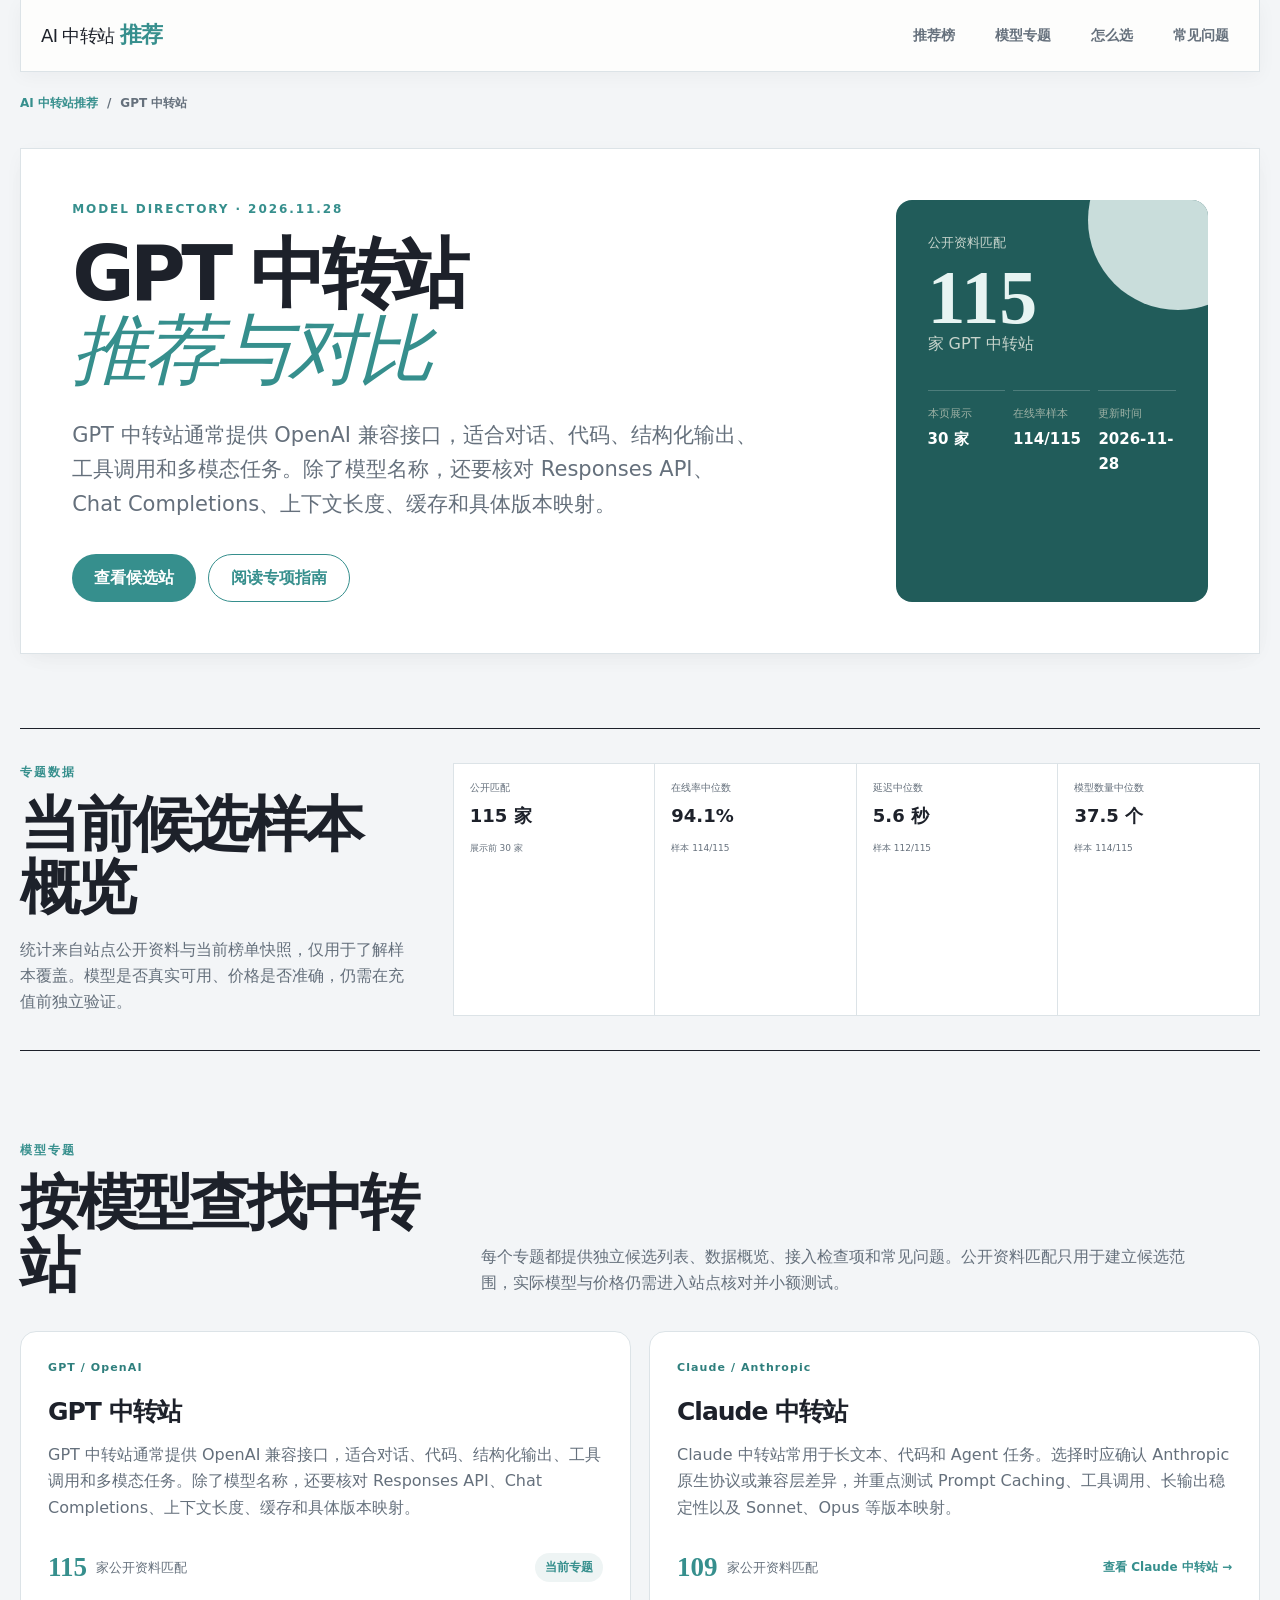
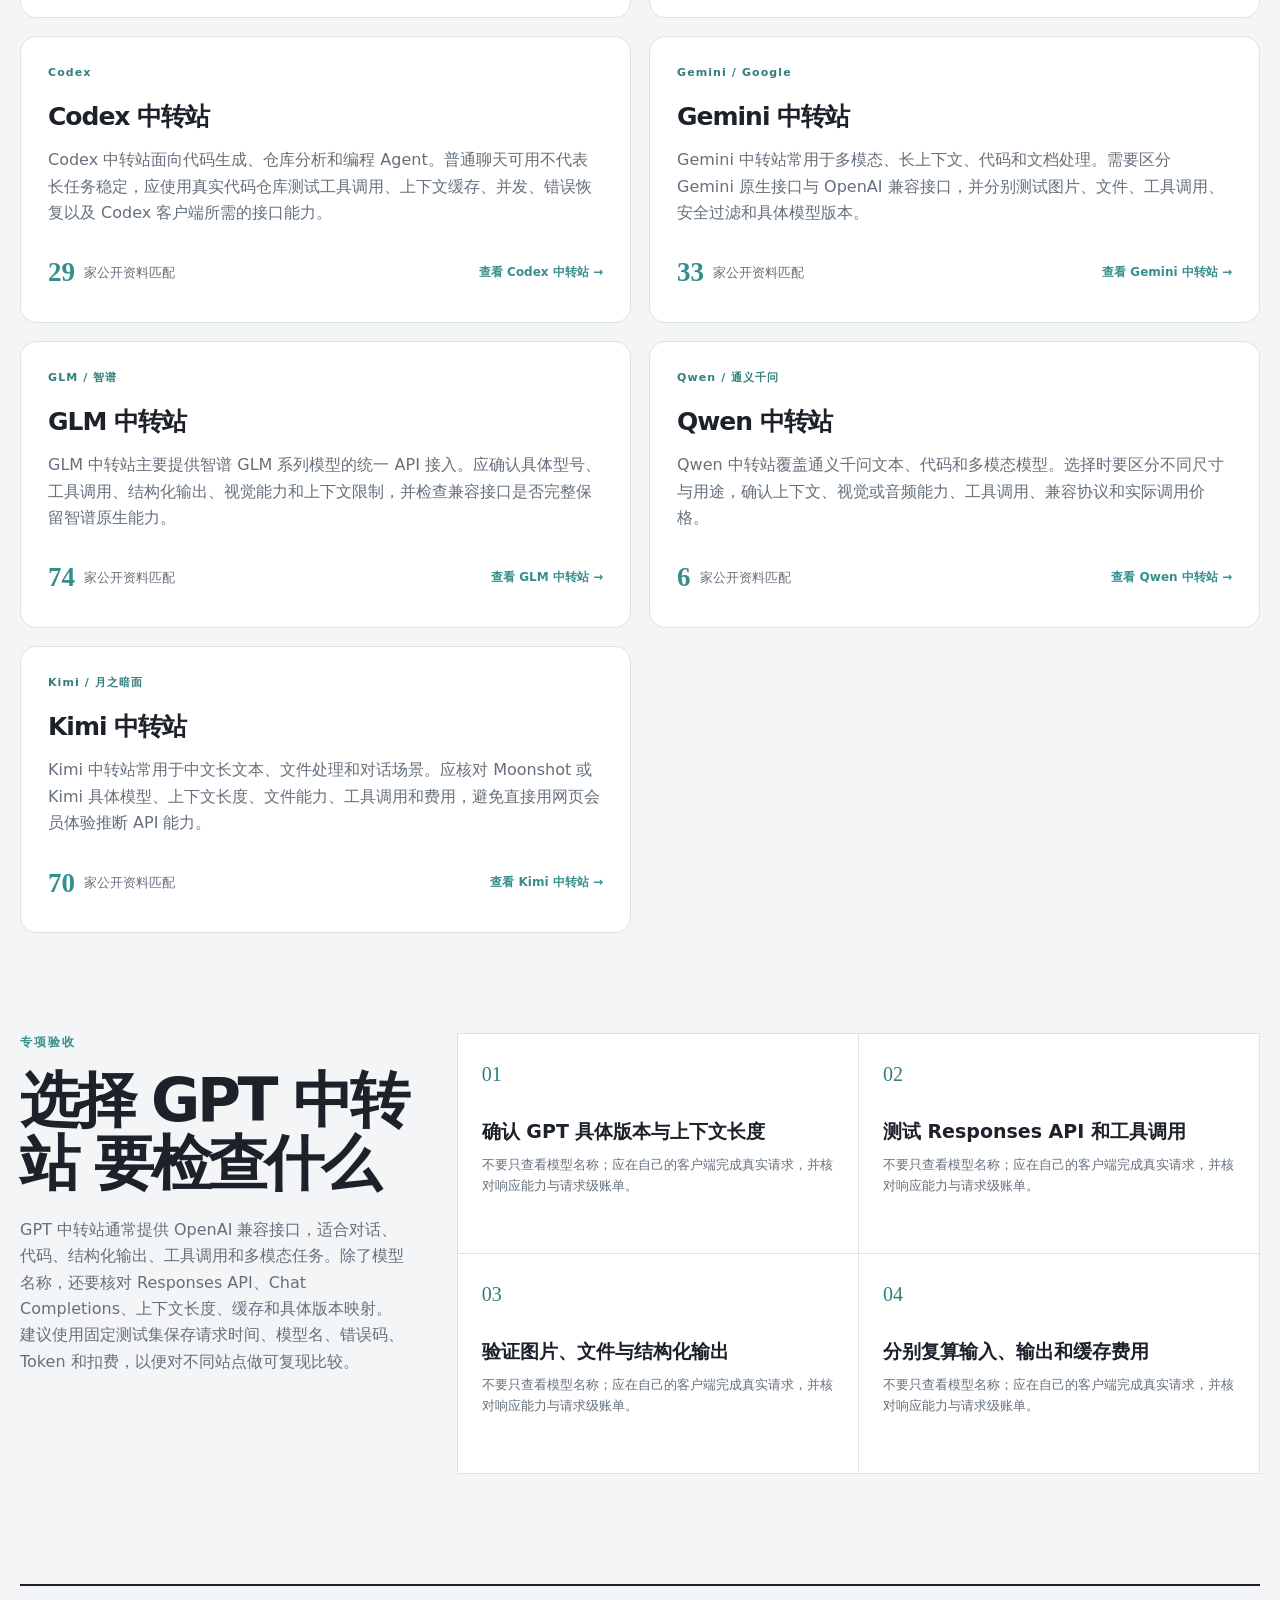
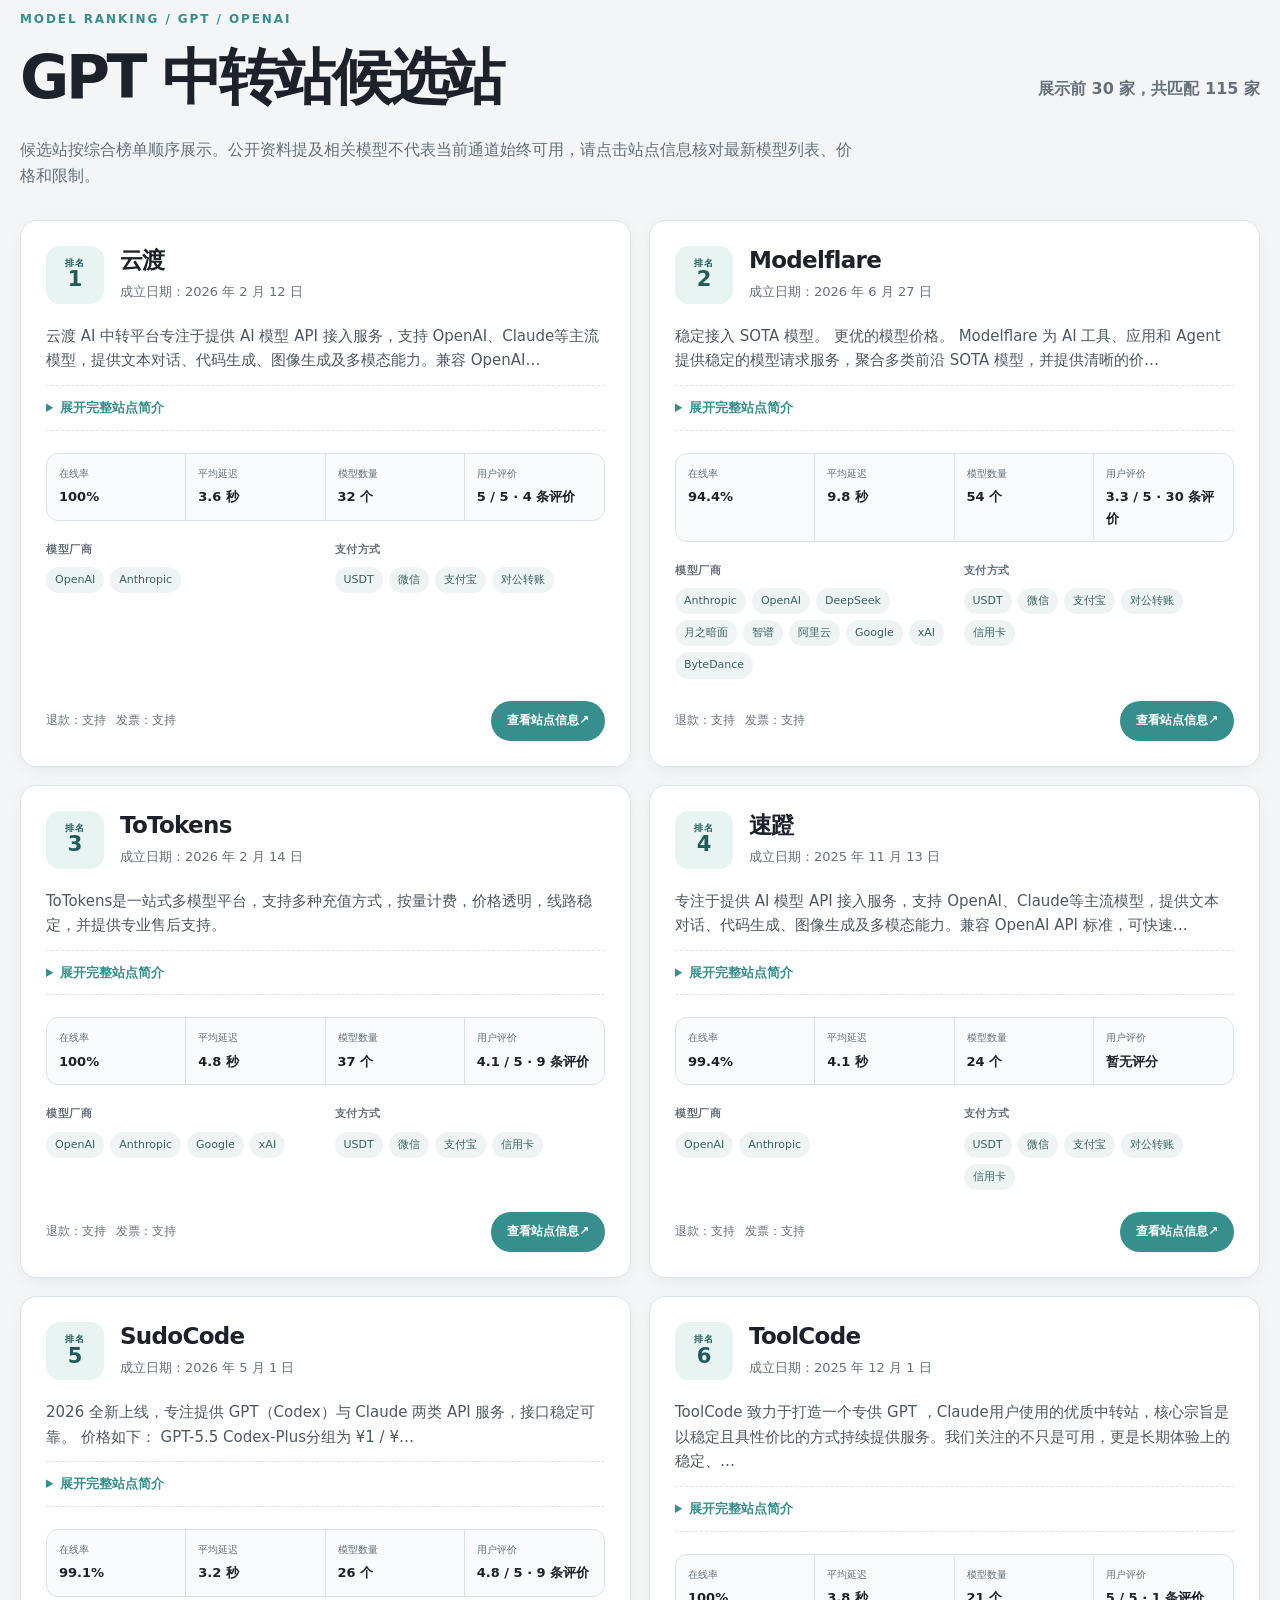
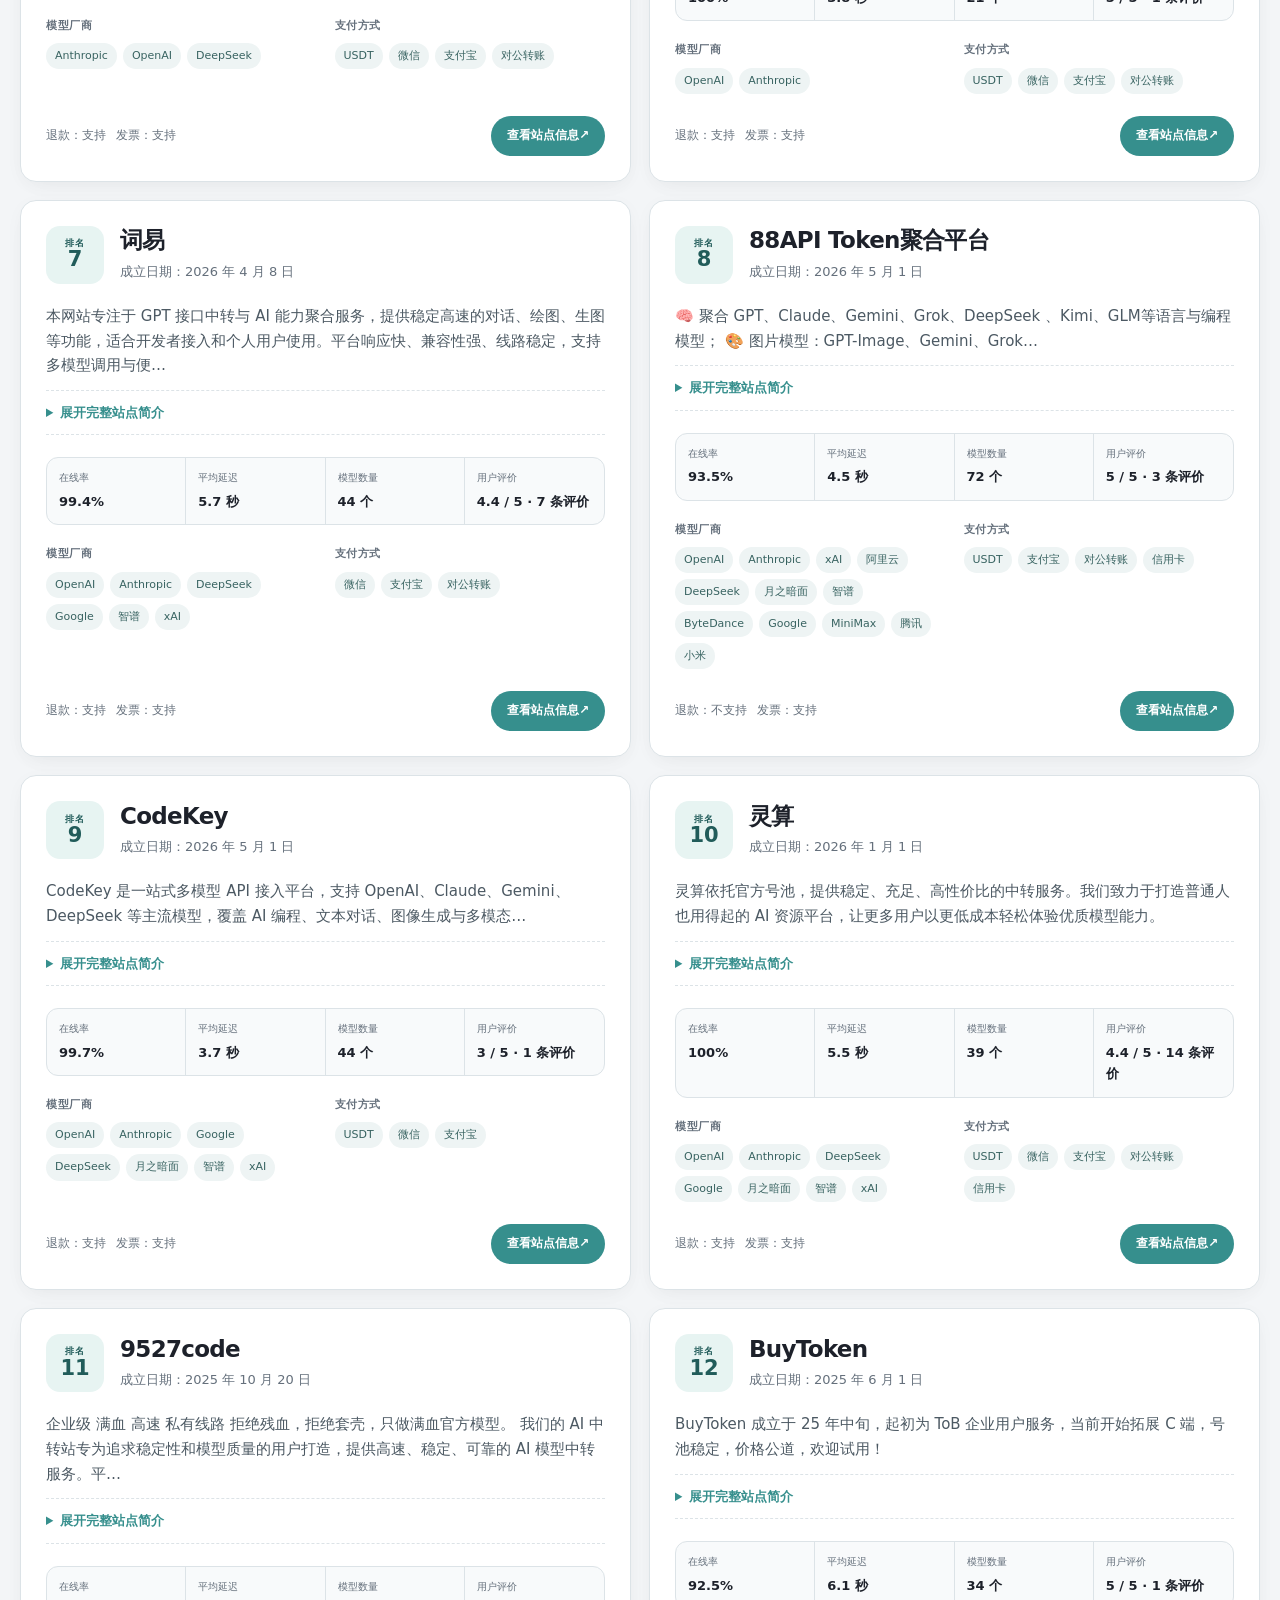
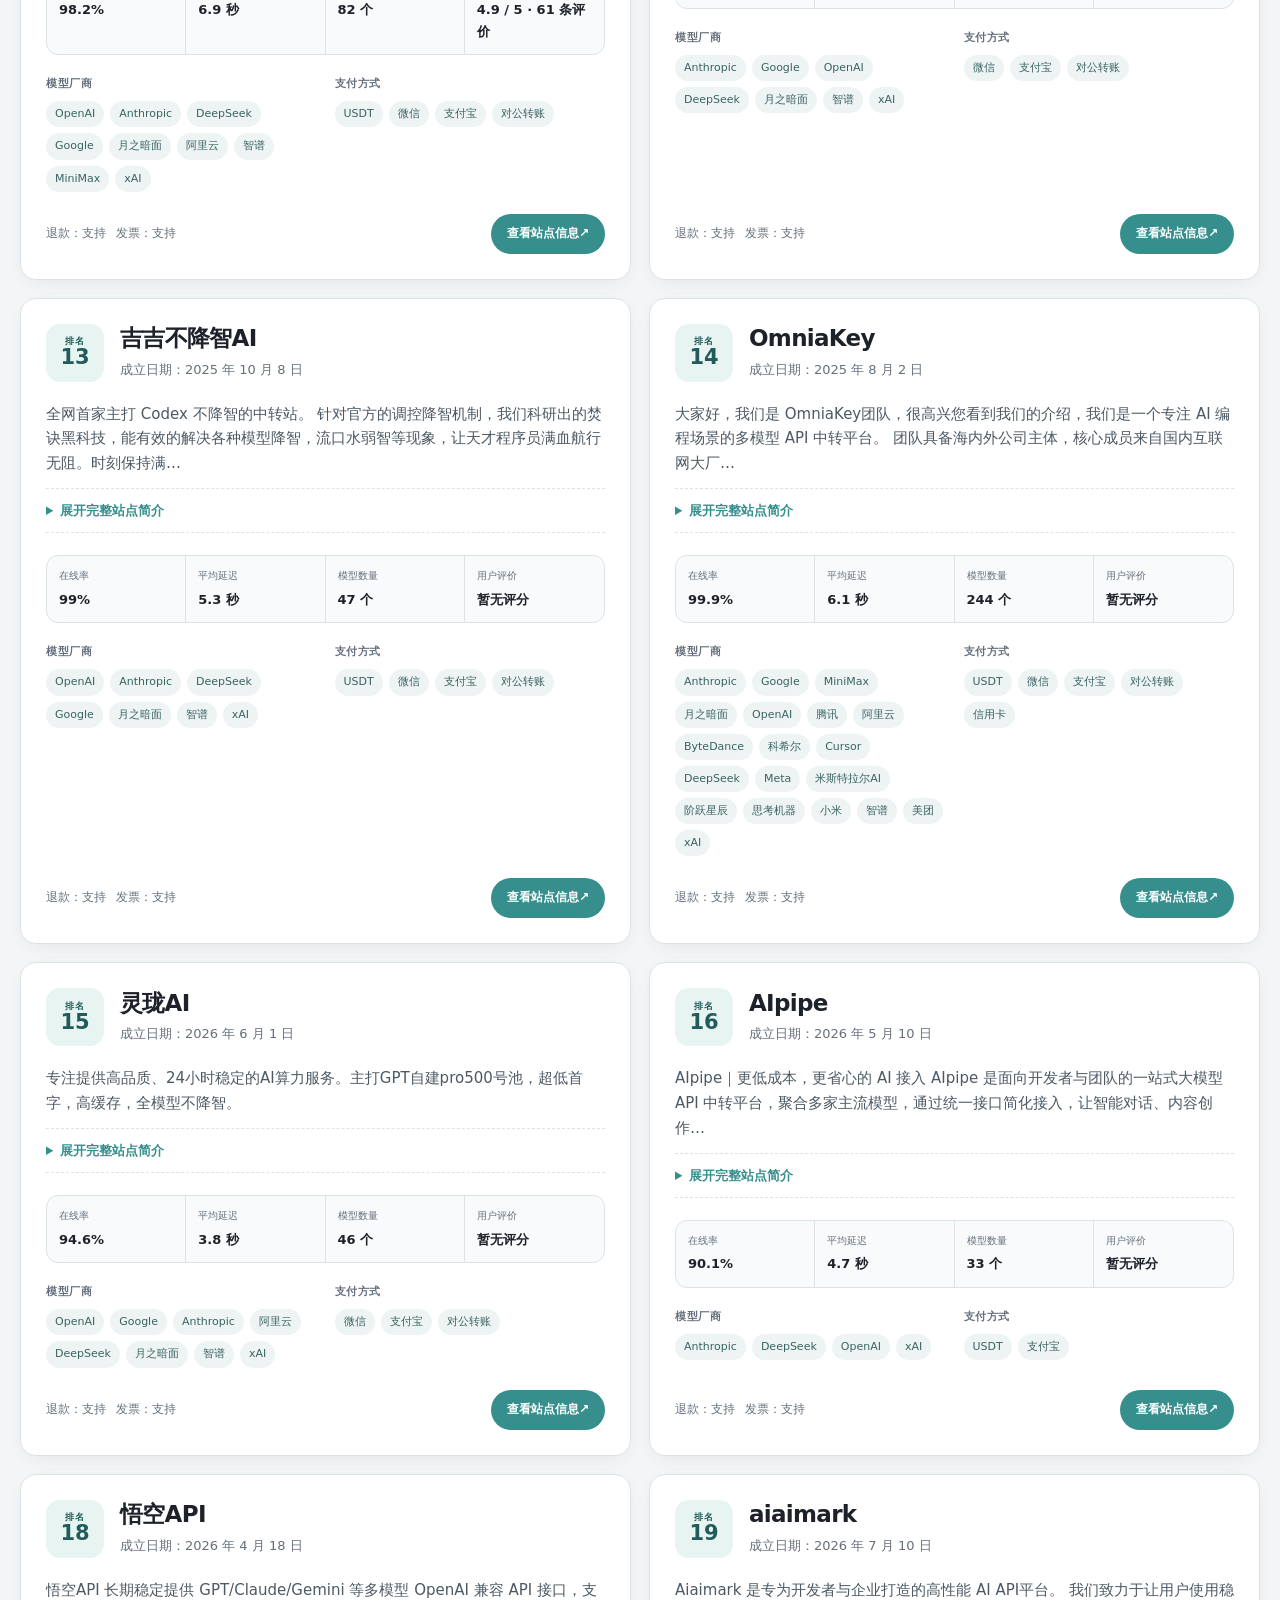
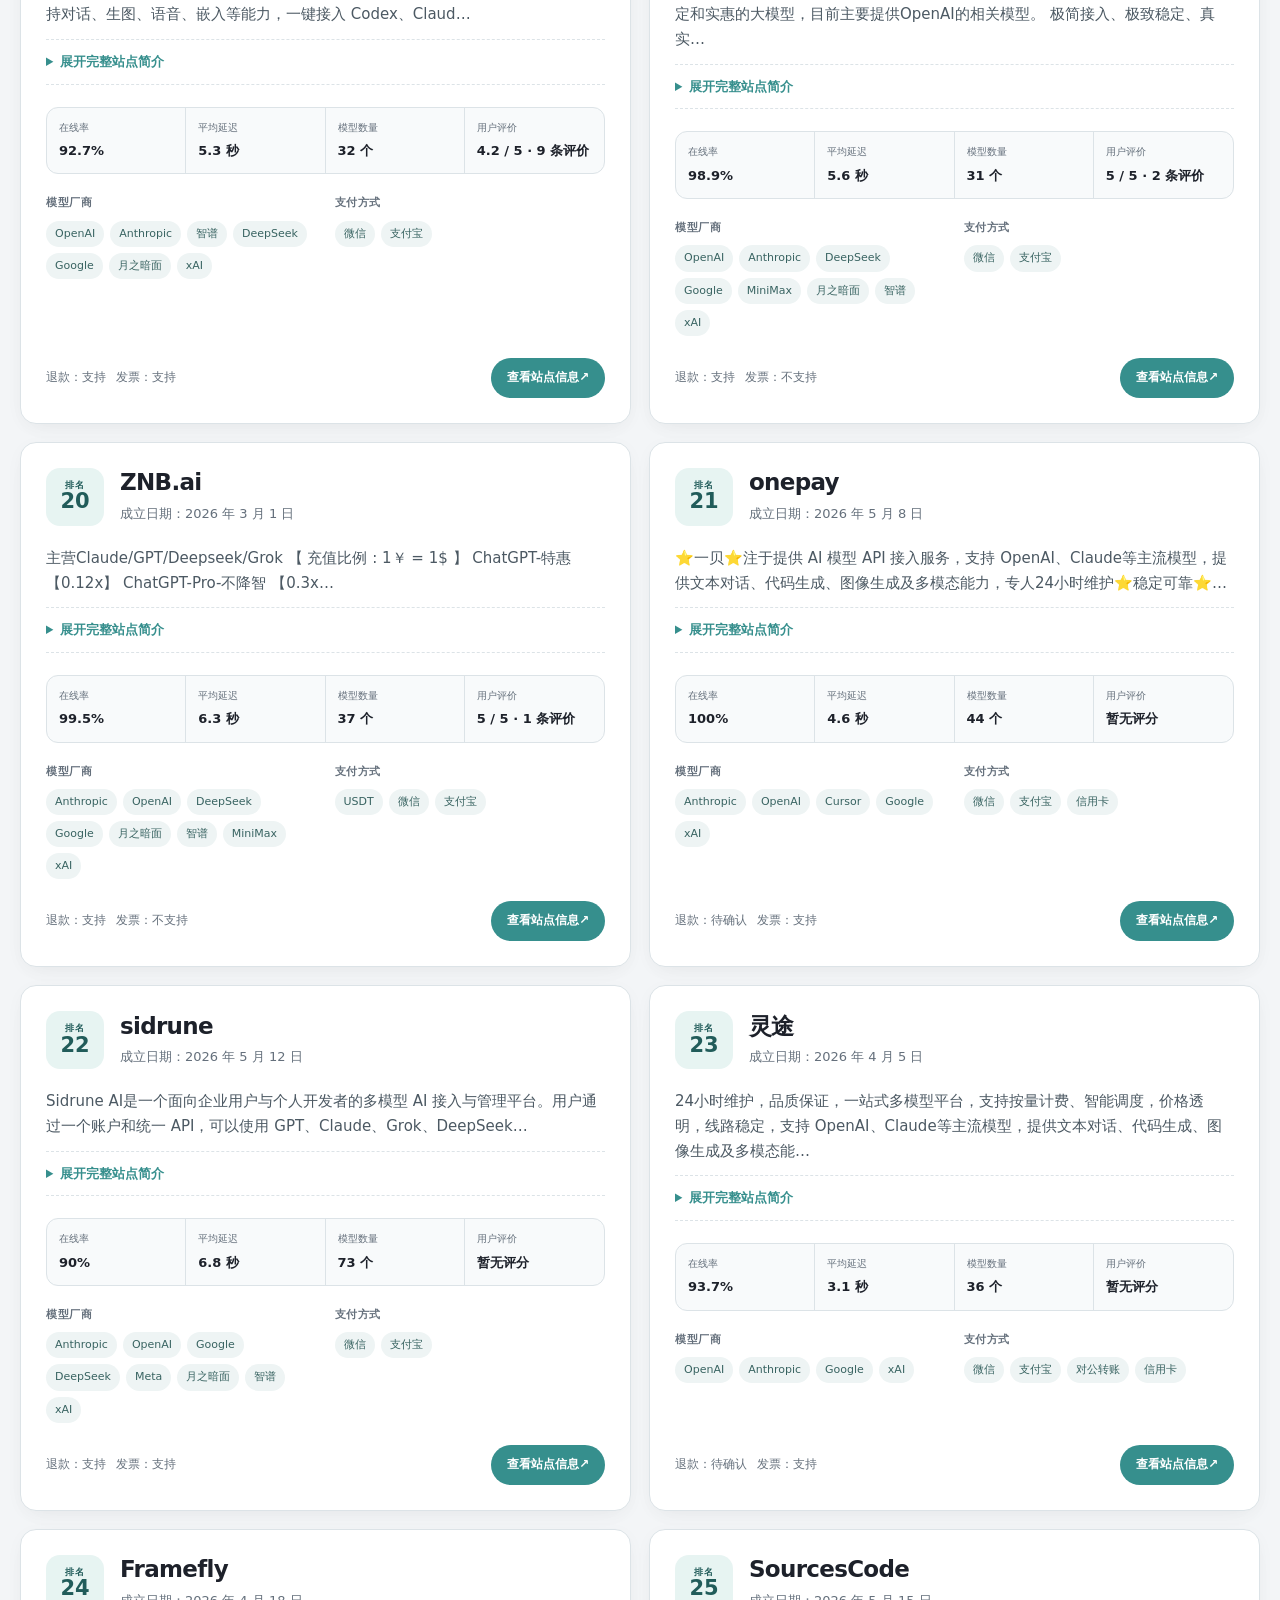
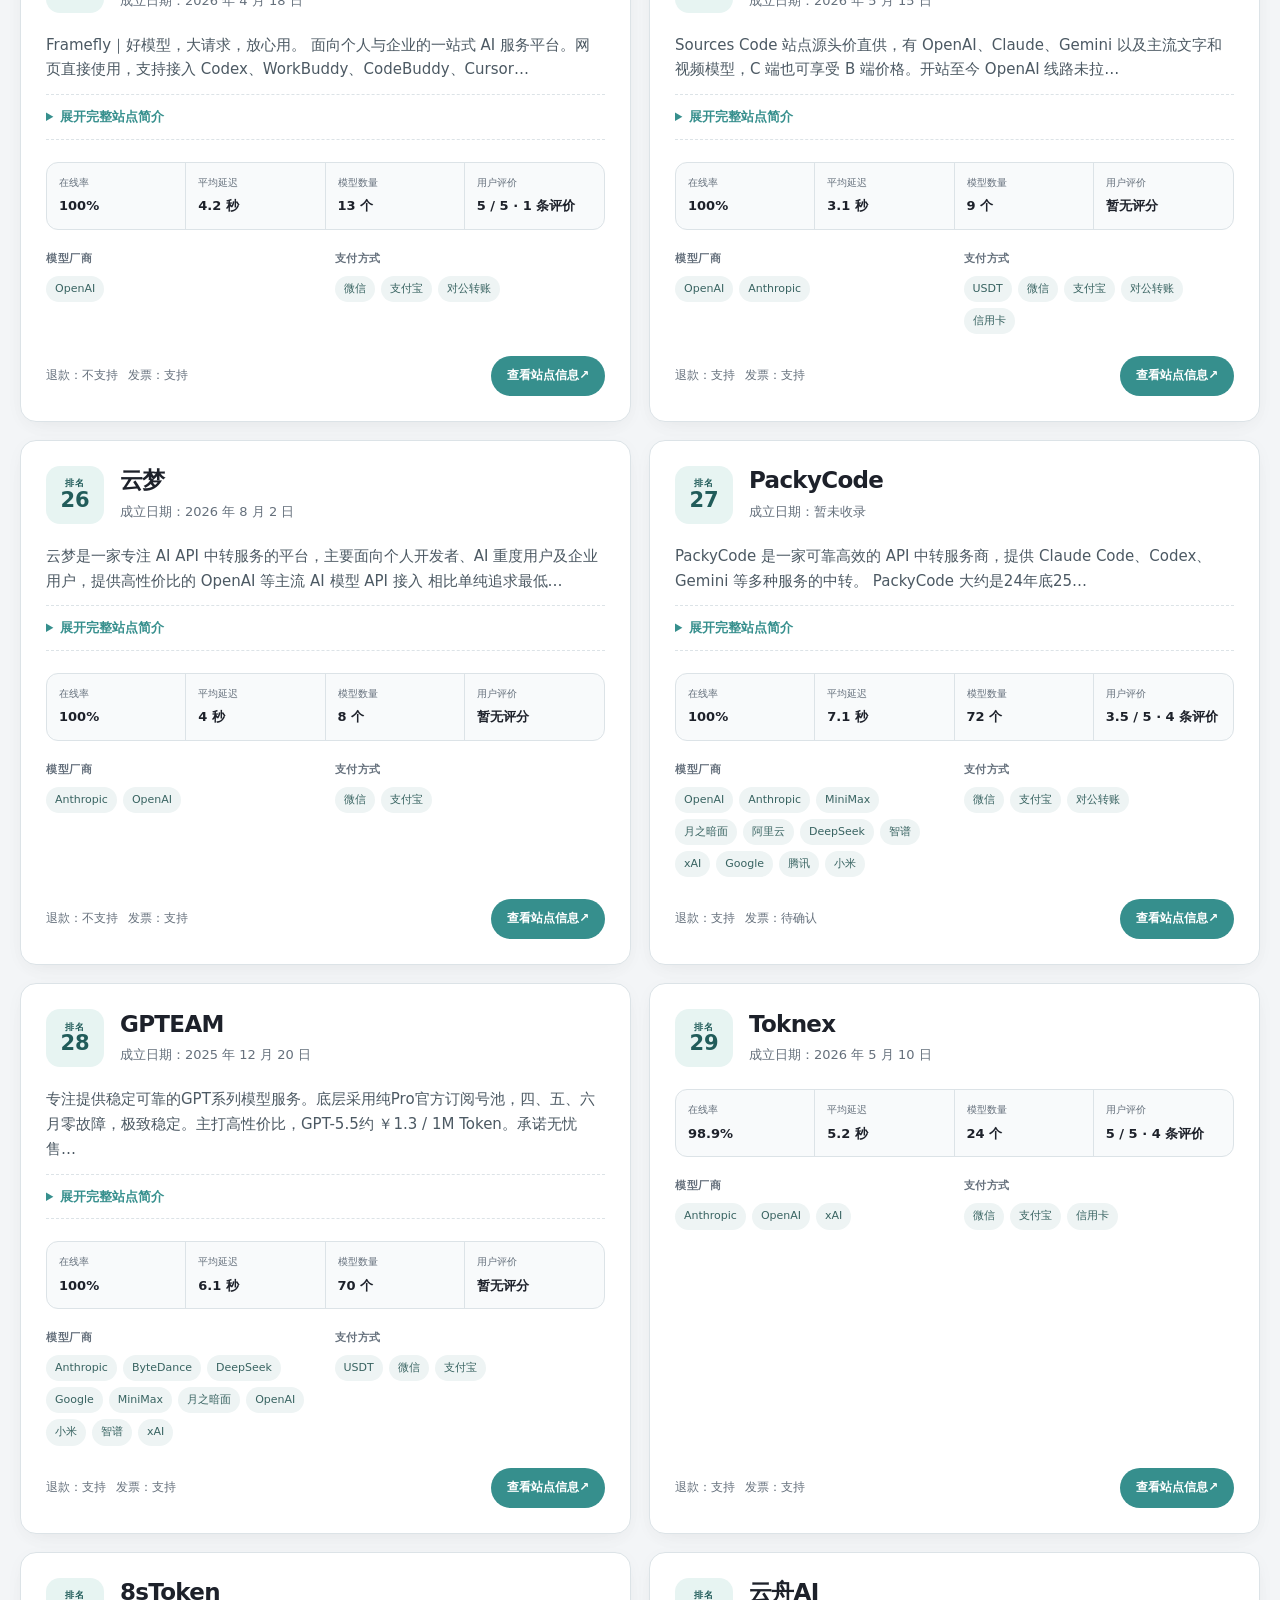
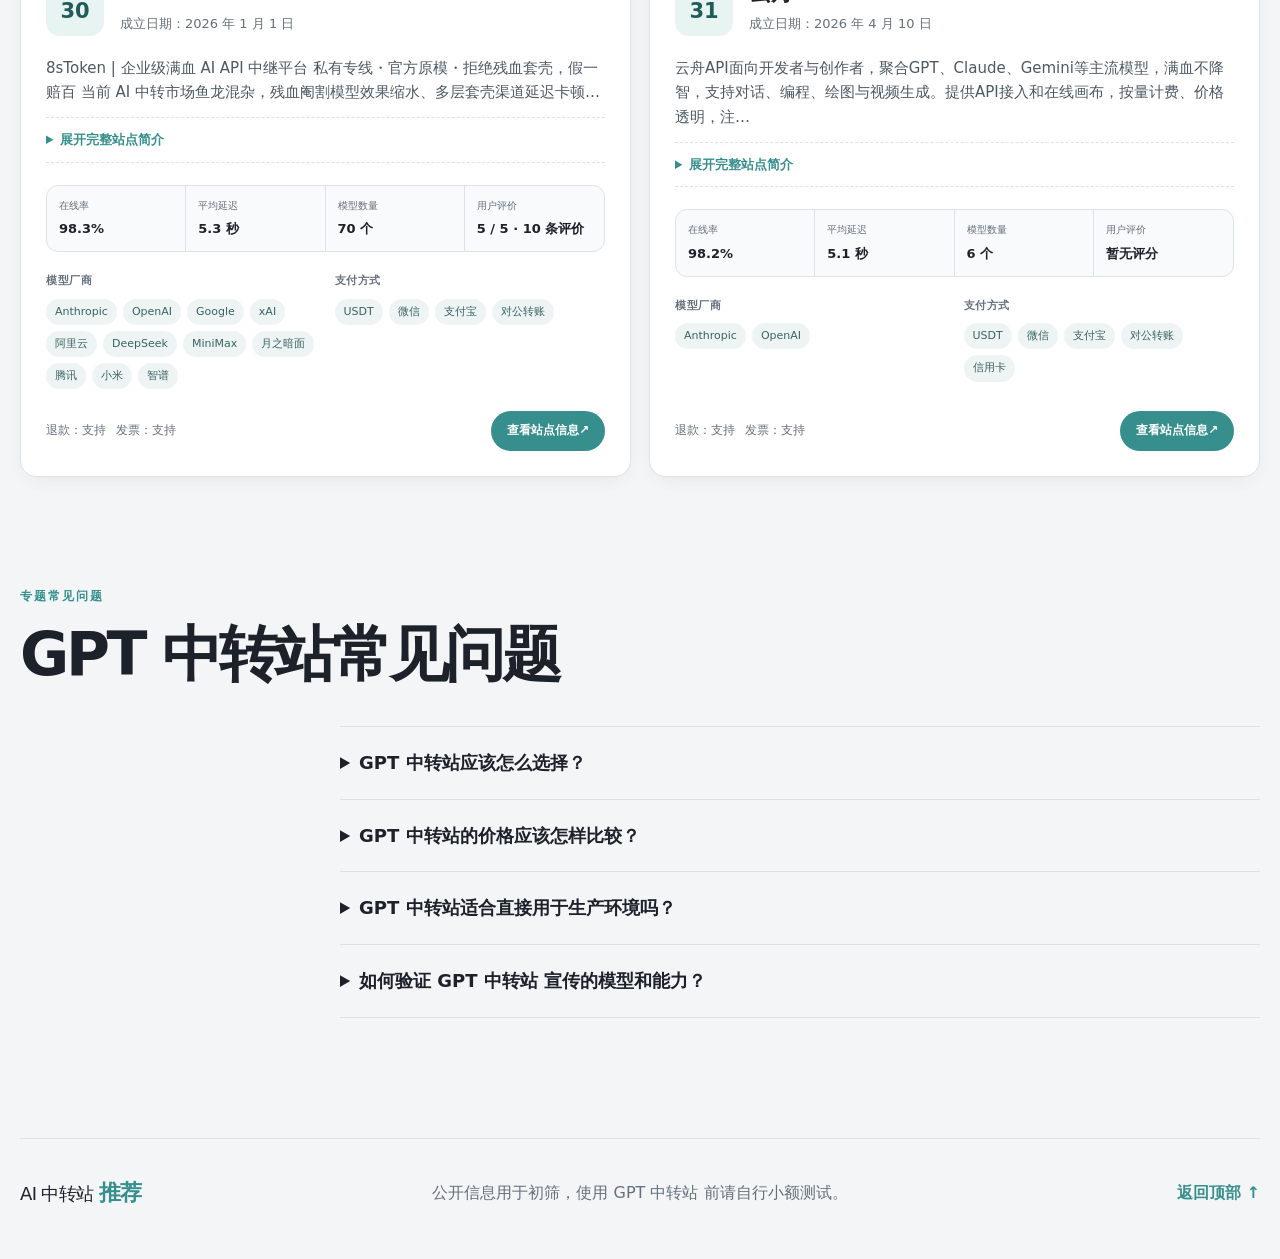
<file: gpt-zhongzhuanzhan/index.html>
<!doctype html><html lang="zh-CN"><head><meta charset="utf-8" /><meta name="viewport" content="width=device-width, initial-scale=1" /><title>GPT 中转站推荐｜115 家 AI API 中转站对比</title><meta name="description" content="GPT 中转站专题收录 115 家公开资料相关的 AI API 中转站，对比在线率、延迟、模型数量和服务信息，并提供接入验证、计费与安全选择指南。" /><meta name="robots" content="index, follow, max-image-preview:large, max-snippet:-1" /><meta name="theme-color" content="#f3f5f7" /><meta property="og:type" content="website" /><meta property="og:title" content="GPT 中转站推荐｜115 家 AI API 中转站对比" /><meta property="og:description" content="GPT 中转站专题收录 115 家公开资料相关的 AI API 中转站，对比在线率、延迟、模型数量和服务信息，并提供接入验证、计费与安全选择指南。" /><meta property="og:url" content="https://aizhongzhuanzhan.github.io/gpt-zhongzhuanzhan/" /><meta property="og:site_name" content="AI 中转站推荐" /><meta property="og:locale" content="zh_CN" /><meta property="og:image" content="https://aizhongzhuanzhan.github.io/assets/og-image.svg" /><meta name="twitter:card" content="summary_large_image" /><meta name="twitter:title" content="GPT 中转站推荐｜115 家 AI API 中转站对比" /><meta name="twitter:description" content="GPT 中转站专题收录 115 家公开资料相关的 AI API 中转站，对比在线率、延迟、模型数量和服务信息，并提供接入验证、计费与安全选择指南。" /><meta name="twitter:image" content="https://aizhongzhuanzhan.github.io/assets/og-image.svg" /><link rel="canonical" href="https://aizhongzhuanzhan.github.io/gpt-zhongzhuanzhan/" /><link rel="alternate" hreflang="zh-CN" href="https://aizhongzhuanzhan.github.io/gpt-zhongzhuanzhan/" /><link rel="icon" href="../assets/favicon.svg" type="image/svg+xml" /><link rel="stylesheet" href="../assets/styles.min.css" /><script type="application/ld+json">{"@context":"https://schema.org","@graph":[{"@type":"WebSite","@id":"https://aizhongzhuanzhan.github.io/#website","url":"https://aizhongzhuanzhan.github.io/","name":"AI 中转站推荐","inLanguage":"zh-CN"},{"@type":"CollectionPage","@id":"https://aizhongzhuanzhan.github.io/gpt-zhongzhuanzhan/#webpage","url":"https://aizhongzhuanzhan.github.io/gpt-zhongzhuanzhan/","name":"GPT 中转站推荐｜115 家 AI API 中转站对比","description":"GPT 中转站专题收录 115 家公开资料相关的 AI API 中转站，对比在线率、延迟、模型数量和服务信息，并提供接入验证、计费与安全选择指南。","dateModified":"2026-11-28","inLanguage":"zh-CN","isPartOf":{"@id":"https://aizhongzhuanzhan.github.io/#website"},"breadcrumb":{"@id":"https://aizhongzhuanzhan.github.io/gpt-zhongzhuanzhan/#breadcrumb"},"mainEntity":{"@id":"https://aizhongzhuanzhan.github.io/gpt-zhongzhuanzhan/#ranking"}},{"@type":"BreadcrumbList","@id":"https://aizhongzhuanzhan.github.io/gpt-zhongzhuanzhan/#breadcrumb","itemListElement":[{"@type":"ListItem","position":1,"name":"AI 中转站推荐","item":"https://aizhongzhuanzhan.github.io/"},{"@type":"ListItem","position":2,"name":"GPT 中转站","item":"https://aizhongzhuanzhan.github.io/gpt-zhongzhuanzhan/"}]},{"@type":"ItemList","@id":"https://aizhongzhuanzhan.github.io/gpt-zhongzhuanzhan/#ranking","name":"GPT 中转站候选列表","numberOfItems":115,"itemListOrder":"https://schema.org/ItemListOrderAscending","itemListElement":[{"@type":"ListItem","position":1,"item":{"@type":"Service","name":"云渡","url":"https://www.hvoyai.com/sites/yundulol/","description":"综合排名第 1；成立日期 2026-02-12；在线率 100%；平均延迟 3.6 秒；收录模型 32 个；用户评分 5/5（4 条评价）；退款政策：支持；发票政策：支持。"}},{"@type":"ListItem","position":2,"item":{"@type":"Service","name":"Modelflare","url":"https://www.hvoyai.com/sites/originmodelflaredev/","description":"综合排名第 2；成立日期 2026-06-27；在线率 94.4%；平均延迟 9.8 秒；收录模型 54 个；用户评分 3.3/5（30 条评价）；退款政策：支持；发票政策：支持。"}},{"@type":"ListItem","position":3,"item":{"@type":"Service","name":"ToTokens","url":"https://www.hvoyai.com/sites/totokenscc/","description":"综合排名第 3；成立日期 2026-02-14；在线率 100%；平均延迟 4.8 秒；收录模型 37 个；用户评分 4.1/5（9 条评价）；退款政策：支持；发票政策：支持。"}},{"@type":"ListItem","position":4,"item":{"@type":"Service","name":"速蹬","url":"https://www.hvoyai.com/sites/sudengcc/","description":"综合排名第 4；成立日期 2025-11-13；在线率 99.4%；平均延迟 4.1 秒；收录模型 24 个；退款政策：支持；发票政策：支持。"}},{"@type":"ListItem","position":5,"item":{"@type":"Service","name":"SudoCode","url":"https://www.hvoyai.com/sites/sudocodechat/","description":"综合排名第 5；成立日期 2026-05-01；在线率 99.1%；平均延迟 3.2 秒；收录模型 26 个；用户评分 4.8/5（9 条评价）；退款政策：支持；发票政策：支持。"}},{"@type":"ListItem","position":6,"item":{"@type":"Service","name":"ToolCode","url":"https://www.hvoyai.com/sites/toolcodecc/","description":"综合排名第 6；成立日期 2025-12-01；在线率 100%；平均延迟 3.8 秒；收录模型 21 个；用户评分 5/5（1 条评价）；退款政策：支持；发票政策：支持。"}},{"@type":"ListItem","position":7,"item":{"@type":"Service","name":"词易","url":"https://www.hvoyai.com/sites/chiyicncom/","description":"综合排名第 7；成立日期 2026-04-08；在线率 99.4%；平均延迟 5.7 秒；收录模型 44 个；用户评分 4.4/5（7 条评价）；退款政策：支持；发票政策：支持。"}},{"@type":"ListItem","position":8,"item":{"@type":"Service","name":"88API Token聚合平台","url":"https://www.hvoyai.com/sites/88apiai/","description":"综合排名第 8；成立日期 2026-05-01；在线率 93.5%；平均延迟 4.5 秒；收录模型 72 个；用户评分 5/5（3 条评价）；退款政策：不支持；发票政策：支持。"}},{"@type":"ListItem","position":9,"item":{"@type":"Service","name":"CodeKey","url":"https://www.hvoyai.com/sites/codekeyai/","description":"综合排名第 9；成立日期 2026-05-01；在线率 99.7%；平均延迟 3.7 秒；收录模型 44 个；用户评分 3/5（1 条评价）；退款政策：支持；发票政策：支持。"}},{"@type":"ListItem","position":10,"item":{"@type":"Service","name":"灵算","url":"https://www.hvoyai.com/sites/lingsuansi/","description":"综合排名第 10；成立日期 2026-01-01；在线率 100%；平均延迟 5.5 秒；收录模型 39 个；用户评分 4.4/5（14 条评价）；退款政策：支持；发票政策：支持。"}},{"@type":"ListItem","position":11,"item":{"@type":"Service","name":"9527code","url":"https://www.hvoyai.com/sites/9527codes/","description":"综合排名第 11；成立日期 2025-10-20；在线率 98.2%；平均延迟 6.9 秒；收录模型 82 个；用户评分 4.9/5（61 条评价）；退款政策：支持；发票政策：支持。"}},{"@type":"ListItem","position":12,"item":{"@type":"Service","name":"BuyToken","url":"https://www.hvoyai.com/sites/buytokenwork/","description":"综合排名第 12；成立日期 2025-06-01；在线率 92.5%；平均延迟 6.1 秒；收录模型 34 个；用户评分 5/5（1 条评价）；退款政策：支持；发票政策：支持。"}},{"@type":"ListItem","position":13,"item":{"@type":"Service","name":"吉吉不降智AI","url":"https://www.hvoyai.com/sites/jijicc/","description":"综合排名第 13；成立日期 2025-10-08；在线率 99%；平均延迟 5.3 秒；收录模型 47 个；退款政策：支持；发票政策：支持。"}},{"@type":"ListItem","position":14,"item":{"@type":"Service","name":"OmniaKey","url":"https://www.hvoyai.com/sites/omniakeycom/","description":"综合排名第 14；成立日期 2025-08-02；在线率 99.9%；平均延迟 6.1 秒；收录模型 244 个；退款政策：支持；发票政策：支持。"}},{"@type":"ListItem","position":15,"item":{"@type":"Service","name":"灵珑AI","url":"https://www.hvoyai.com/sites/linlongscom/","description":"综合排名第 15；成立日期 2026-06-01；在线率 94.6%；平均延迟 3.8 秒；收录模型 46 个；退款政策：支持；发票政策：支持。"}},{"@type":"ListItem","position":16,"item":{"@type":"Service","name":"AIpipe","url":"https://www.hvoyai.com/sites/aipipepro/","description":"综合排名第 16；成立日期 2026-05-10；在线率 90.1%；平均延迟 4.7 秒；收录模型 33 个；退款政策：支持；发票政策：支持。"}},{"@type":"ListItem","position":17,"item":{"@type":"Service","name":"悟空API","url":"https://www.hvoyai.com/sites/xaiwkapicom/","description":"综合排名第 18；成立日期 2026-04-18；在线率 92.7%；平均延迟 5.3 秒；收录模型 32 个；用户评分 4.2/5（9 条评价）；退款政策：支持；发票政策：支持。"}},{"@type":"ListItem","position":18,"item":{"@type":"Service","name":"aiaimark","url":"https://www.hvoyai.com/sites/aiaimarkcom/","description":"综合排名第 19；成立日期 2026-07-10；在线率 98.9%；平均延迟 5.6 秒；收录模型 31 个；用户评分 5/5（2 条评价）；退款政策：支持；发票政策：不支持。"}},{"@type":"ListItem","position":19,"item":{"@type":"Service","name":"ZNB.ai","url":"https://www.hvoyai.com/sites/znbcodecom/","description":"综合排名第 20；成立日期 2026-03-01；在线率 99.5%；平均延迟 6.3 秒；收录模型 37 个；用户评分 5/5（1 条评价）；退款政策：支持；发票政策：不支持。"}},{"@type":"ListItem","position":20,"item":{"@type":"Service","name":"onepay","url":"https://www.hvoyai.com/sites/onepayapinet/","description":"综合排名第 21；成立日期 2026-05-08；在线率 100%；平均延迟 4.6 秒；收录模型 44 个；发票政策：支持。"}},{"@type":"ListItem","position":21,"item":{"@type":"Service","name":"sidrune","url":"https://www.hvoyai.com/sites/sidruneai/","description":"综合排名第 22；成立日期 2026-05-12；在线率 90%；平均延迟 6.8 秒；收录模型 73 个；退款政策：支持；发票政策：支持。"}},{"@type":"ListItem","position":22,"item":{"@type":"Service","name":"灵途","url":"https://www.hvoyai.com/sites/lingtuapinet/","description":"综合排名第 23；成立日期 2026-04-05；在线率 93.7%；平均延迟 3.1 秒；收录模型 36 个；发票政策：支持。"}},{"@type":"ListItem","position":23,"item":{"@type":"Service","name":"Framefly","url":"https://www.hvoyai.com/sites/frameflycomcn/","description":"综合排名第 24；成立日期 2026-04-18；在线率 100%；平均延迟 4.2 秒；收录模型 13 个；用户评分 5/5（1 条评价）；退款政策：不支持；发票政策：支持。"}},{"@type":"ListItem","position":24,"item":{"@type":"Service","name":"SourcesCode","url":"https://www.hvoyai.com/sites/sourcesdatacom/","description":"综合排名第 25；成立日期 2026-05-15；在线率 100%；平均延迟 3.1 秒；收录模型 9 个；退款政策：支持；发票政策：支持。"}},{"@type":"ListItem","position":25,"item":{"@type":"Service","name":"云梦","url":"https://www.hvoyai.com/sites/apiyunmengsale/","description":"综合排名第 26；成立日期 2026-08-02；在线率 100%；平均延迟 4 秒；收录模型 8 个；退款政策：不支持；发票政策：支持。"}},{"@type":"ListItem","position":26,"item":{"@type":"Service","name":"PackyCode","url":"https://www.hvoyai.com/sites/packyapiai/","description":"综合排名第 27；在线率 100%；平均延迟 7.1 秒；收录模型 72 个；用户评分 3.5/5（4 条评价）；退款政策：支持。"}},{"@type":"ListItem","position":27,"item":{"@type":"Service","name":"GPTEAM","url":"https://www.hvoyai.com/sites/portalgpteamservicescom/","description":"综合排名第 28；成立日期 2025-12-20；在线率 100%；平均延迟 6.1 秒；收录模型 70 个；退款政策：支持；发票政策：支持。"}},{"@type":"ListItem","position":28,"item":{"@type":"Service","name":"Toknex","url":"https://www.hvoyai.com/sites/toknexme/","description":"综合排名第 29；成立日期 2026-05-10；在线率 98.9%；平均延迟 5.2 秒；收录模型 24 个；用户评分 5/5（4 条评价）；退款政策：支持；发票政策：支持。"}},{"@type":"ListItem","position":29,"item":{"@type":"Service","name":"8sToken","url":"https://www.hvoyai.com/sites/8stokencom/","description":"综合排名第 30；成立日期 2026-01-01；在线率 98.3%；平均延迟 5.3 秒；收录模型 70 个；用户评分 5/5（10 条评价）；退款政策：支持；发票政策：支持。"}},{"@type":"ListItem","position":30,"item":{"@type":"Service","name":"云舟AI","url":"https://www.hvoyai.com/sites/yunzhouapicom/","description":"综合排名第 31；成立日期 2026-04-10；在线率 98.2%；平均延迟 5.1 秒；收录模型 6 个；退款政策：支持；发票政策：支持。"}}]},{"@type":"FAQPage","@id":"https://aizhongzhuanzhan.github.io/gpt-zhongzhuanzhan/#faq","mainEntity":[{"@type":"Question","name":"GPT 中转站应该怎么选择？","acceptedAnswer":{"@type":"Answer","text":"先确认候选站明确支持所需模型和接口，再用自己的真实任务测试流式输出、工具调用、上下文、成功率和账单。重点完成：确认 GPT 具体版本与上下文长度；测试 Responses API 和工具调用；验证图片、文件与结构化输出；分别复算输入、输出和缓存费用。不要只依据首页价格或一次短对话决定长期使用。"}},{"@type":"Question","name":"GPT 中转站的价格应该怎样比较？","acceptedAnswer":{"@type":"Answer","text":"统一换算人民币充值比例、输入价格、输出价格、缓存读写、模型倍率和用户分组倍率，再复算一条实际请求。面板显示为美元不代表等同官方美元，低倍率也不代表所有模型和渠道采用相同价格。"}},{"@type":"Question","name":"GPT 中转站适合直接用于生产环境吗？","acceptedAnswer":{"@type":"Answer","text":"个人学习和能够随时迁移的任务可以先小额测试。生产环境还要评估数据隐私、运营主体、日志政策、限流、故障公告和备用供应商；涉及敏感数据或强 SLA 时，应优先考虑官方 API 或可签约的企业服务。"}},{"@type":"Question","name":"如何验证 GPT 中转站 宣传的模型和能力？","acceptedAnswer":{"@type":"Answer","text":"使用固定测试集核对模型标识、上下文、流式响应、工具调用和账单模型名，并完成专项验证：确认 GPT 具体版本与上下文长度；测试 Responses API 和工具调用；验证图片、文件与结构化输出；分别复算输入、输出和缓存费用。模型自报身份不能作为证据，关键能力缺失或账单无法复算时应暂停继续充值。"}}]}]}</script><script>var _hmt = _hmt || [];(function() {var hm = document.createElement("script");hm.src = "https://hm.baidu.com/hm.js?a95d0c92950541b137908250283f3d91";var s = document.getElementsByTagName("script")[0];s.parentNode.insertBefore(hm, s);})();</script></head><body><a class="skip-link" href="#main">跳到主要内容</a><header class="topbar"><a class="wordmark" href="../" aria-label="AI 中转站推荐首页"><span>AI 中转站</span><strong>推荐</strong></a><nav aria-label="主要导航"><a href="../#ranking">推荐榜</a><a href="../#topics">模型专题</a><a href="../#guide">怎么选</a><a href="../#faq">常见问题</a></nav></header><main id="main"><nav class="breadcrumbs" aria-label="面包屑"><a href="../">AI 中转站推荐</a><span aria-hidden="true">/</span><span aria-current="page">GPT 中转站</span></nav><section class="hero topic-hero"><div class="hero__copy"><p class="eyebrow">MODEL DIRECTORY · 2026.11.28</p><h1>GPT 中转站<br /><em>推荐与对比</em></h1><p class="hero-copy">GPT 中转站通常提供 OpenAI 兼容接口，适合对话、代码、结构化输出、工具调用和多模态任务。除了模型名称，还要核对 Responses API、Chat Completions、上下文长度、缓存和具体版本映射。</p><div class="hero-actions"><a href="#topic-ranking">查看候选站</a><a href="#topic-guide">阅读专项指南</a></div></div><aside class="hero__panel" aria-label="专题概览"><p>公开资料匹配</p><strong>115</strong><span>家 GPT 中转站</span><dl><div><dt>本页展示</dt><dd>30 家</dd></div><div><dt>在线率样本</dt><dd>114/115</dd></div><div><dt>更新时间</dt><dd>2026-11-28</dd></div></dl></aside></section><section class="topic-overview" aria-labelledby="topic-overview-title"><div><p class="section-kicker">专题数据</p><h2 id="topic-overview-title">当前候选样本概览</h2><p>统计来自站点公开资料与当前榜单快照，仅用于了解样本覆盖。模型是否真实可用、价格是否准确，仍需在充值前独立验证。</p></div><dl class="topic-stat-grid"><div><dt>公开匹配</dt><dd>115 家</dd><small>展示前 30 家</small></div><div><dt>在线率中位数</dt><dd>94.1%</dd><small>样本 114/115</small></div><div><dt>延迟中位数</dt><dd>5.6 秒</dd><small>样本 112/115</small></div><div><dt>模型数量中位数</dt><dd>37.5 个</dd><small>样本 114/115</small></div></dl></section><section class="topic-directory" id="topics" aria-labelledby="topics-title"><div class="topic-directory__head"><div><p class="section-kicker">模型专题</p><h2 id="topics-title">按模型查找中转站</h2></div><p>每个专题都提供独立候选列表、数据概览、接入检查项和常见问题。公开资料匹配只用于建立候选范围，实际模型与价格仍需进入站点核对并小额测试。</p></div><div class="topic-directory__grid"><article><span>GPT / OpenAI</span><h3>GPT 中转站</h3><p>GPT 中转站通常提供 OpenAI 兼容接口，适合对话、代码、结构化输出、工具调用和多模态任务。除了模型名称，还要核对 Responses API、Chat Completions、上下文长度、缓存和具体版本映射。</p><div><strong>115</strong><small>家公开资料匹配</small><span class="topic-directory__current" aria-current="page">当前专题</span></div></article><article><span>Claude / Anthropic</span><h3>Claude 中转站</h3><p>Claude 中转站常用于长文本、代码和 Agent 任务。选择时应确认 Anthropic 原生协议或兼容层差异，并重点测试 Prompt Caching、工具调用、长输出稳定性以及 Sonnet、Opus 等版本映射。</p><div><strong>109</strong><small>家公开资料匹配</small><a href="/claude-zhongzhuanzhan/">查看 Claude 中转站 →</a></div></article><article><span>Codex</span><h3>Codex 中转站</h3><p>Codex 中转站面向代码生成、仓库分析和编程 Agent。普通聊天可用不代表长任务稳定，应使用真实代码仓库测试工具调用、上下文缓存、并发、错误恢复以及 Codex 客户端所需的接口能力。</p><div><strong>29</strong><small>家公开资料匹配</small><a href="/codex-zhongzhuanzhan/">查看 Codex 中转站 →</a></div></article><article><span>Gemini / Google</span><h3>Gemini 中转站</h3><p>Gemini 中转站常用于多模态、长上下文、代码和文档处理。需要区分 Gemini 原生接口与 OpenAI 兼容接口，并分别测试图片、文件、工具调用、安全过滤和具体模型版本。</p><div><strong>33</strong><small>家公开资料匹配</small><a href="/gemini-zhongzhuanzhan/">查看 Gemini 中转站 →</a></div></article><article><span>GLM / 智谱</span><h3>GLM 中转站</h3><p>GLM 中转站主要提供智谱 GLM 系列模型的统一 API 接入。应确认具体型号、工具调用、结构化输出、视觉能力和上下文限制，并检查兼容接口是否完整保留智谱原生能力。</p><div><strong>74</strong><small>家公开资料匹配</small><a href="/glm-zhongzhuanzhan/">查看 GLM 中转站 →</a></div></article><article><span>Qwen / 通义千问</span><h3>Qwen 中转站</h3><p>Qwen 中转站覆盖通义千问文本、代码和多模态模型。选择时要区分不同尺寸与用途，确认上下文、视觉或音频能力、工具调用、兼容协议和实际调用价格。</p><div><strong>6</strong><small>家公开资料匹配</small><a href="/qwen-zhongzhuanzhan/">查看 Qwen 中转站 →</a></div></article><article><span>Kimi / 月之暗面</span><h3>Kimi 中转站</h3><p>Kimi 中转站常用于中文长文本、文件处理和对话场景。应核对 Moonshot 或 Kimi 具体模型、上下文长度、文件能力、工具调用和费用，避免直接用网页会员体验推断 API 能力。</p><div><strong>70</strong><small>家公开资料匹配</small><a href="/kimi-zhongzhuanzhan/">查看 Kimi 中转站 →</a></div></article></div></section><section class="topic-guide" id="topic-guide" aria-labelledby="topic-guide-title"><div><p class="section-kicker">专项验收</p><h2 id="topic-guide-title">选择 GPT 中转站 要检查什么</h2><p>GPT 中转站通常提供 OpenAI 兼容接口，适合对话、代码、结构化输出、工具调用和多模态任务。除了模型名称，还要核对 Responses API、Chat Completions、上下文长度、缓存和具体版本映射。 建议使用固定测试集保存请求时间、模型名、错误码、Token 和扣费，以便对不同站点做可复现比较。</p></div><div class="topic-focus-grid"><article><span>01</span><h3>确认 GPT 具体版本与上下文长度</h3><p>不要只查看模型名称；应在自己的客户端完成真实请求，并核对响应能力与请求级账单。</p></article><article><span>02</span><h3>测试 Responses API 和工具调用</h3><p>不要只查看模型名称；应在自己的客户端完成真实请求，并核对响应能力与请求级账单。</p></article><article><span>03</span><h3>验证图片、文件与结构化输出</h3><p>不要只查看模型名称；应在自己的客户端完成真实请求，并核对响应能力与请求级账单。</p></article><article><span>04</span><h3>分别复算输入、输出和缓存费用</h3><p>不要只查看模型名称；应在自己的客户端完成真实请求，并核对响应能力与请求级账单。</p></article></div></section><section class="ranking topic-ranking" id="topic-ranking" aria-labelledby="topic-ranking-title"><div class="ranking-head"><div><p>MODEL RANKING / GPT / OpenAI</p><h2 id="topic-ranking-title">GPT 中转站候选站</h2></div><p>展示前 30 家，共匹配 115 家</p></div><p class="ranking-note">候选站按综合榜单顺序展示。公开资料提及相关模型不代表当前通道始终可用，请点击站点信息核对最新模型列表、价格和限制。</p><div class="station-list"><article class="station-card" id="rank-1" aria-labelledby="station-1"><div class="station-card__head"><span class="rank-badge"><small>排名</small>1</span><div class="station-title"><h2 id="station-1"><a href="https://www.hvoyai.com/sites/yundulol/" target="_blank" rel="nofollow noopener" referrerpolicy="origin">云渡</a></h2><p>成立日期：2026 年 2 月 12 日</p></div></div><p class="site-summary">云渡 AI 中转平台专注于提供 AI 模型 API 接入服务，支持 OpenAI、Claude等主流模型，提供文本对话、代码生成、图像生成及多模态能力。兼容 OpenAI…</p><details class="site-intro"><summary>展开完整站点简介</summary><div class="site-intro__body"><p>云渡 AI 中转平台专注于提供 AI 模型 API 接入服务，支持 OpenAI、Claude等主流模型，提供文本对话、代码生成、图像生成及多模态能力。兼容 OpenAI API 标准，可快速接入现有项目、客户端及各类 AI 应用。</p></div></details><dl class="metric-grid"><div><dt>在线率</dt><dd>100%</dd></div><div><dt>平均延迟</dt><dd>3.6 秒</dd></div><div><dt>模型数量</dt><dd>32 个</dd></div><div><dt>用户评价</dt><dd>5 / 5 · 4 条评价</dd></div></dl><div class="station-meta"><div><h3>模型厂商</h3><div class="chip-list"><span class="chip">OpenAI</span><span class="chip">Anthropic</span></div></div><div><h3>支付方式</h3><div class="chip-list"><span class="chip">USDT</span><span class="chip">微信</span><span class="chip">支付宝</span><span class="chip">对公转账</span></div></div></div><div class="station-card__foot"><p><span>退款：支持</span><span>发票：支持</span></p><a class="detail-link" href="https://www.hvoyai.com/sites/yundulol/" target="_blank" rel="nofollow noopener" referrerpolicy="origin" aria-label="查看 云渡 的更多信息">查看站点信息 <span aria-hidden="true">↗</span></a></div></article><article class="station-card" id="rank-2" aria-labelledby="station-2"><div class="station-card__head"><span class="rank-badge"><small>排名</small>2</span><div class="station-title"><h2 id="station-2"><a href="https://www.hvoyai.com/sites/originmodelflaredev/" target="_blank" rel="nofollow noopener" referrerpolicy="origin">Modelflare</a></h2><p>成立日期：2026 年 6 月 27 日</p></div></div><p class="site-summary">稳定接入 SOTA 模型。 更优的模型价格。 Modelflare 为 AI 工具、应用和 Agent 提供稳定的模型请求服务，聚合多类前沿 SOTA 模型，并提供清晰的价…</p><details class="site-intro"><summary>展开完整站点简介</summary><div class="site-intro__body"><p>稳定接入 SOTA 模型。</p><p>更优的模型价格。</p><p>Modelflare 为 AI 工具、应用和 Agent 提供稳定的模型请求服务，聚合多类前沿 SOTA 模型，并提供清晰的价格、用量与请求状态。</p></div></details><dl class="metric-grid"><div><dt>在线率</dt><dd>94.4%</dd></div><div><dt>平均延迟</dt><dd>9.8 秒</dd></div><div><dt>模型数量</dt><dd>54 个</dd></div><div><dt>用户评价</dt><dd>3.3 / 5 · 30 条评价</dd></div></dl><div class="station-meta"><div><h3>模型厂商</h3><div class="chip-list"><span class="chip">Anthropic</span><span class="chip">OpenAI</span><span class="chip">DeepSeek</span><span class="chip">月之暗面</span><span class="chip">智谱</span><span class="chip">阿里云</span><span class="chip">Google</span><span class="chip">xAI</span><span class="chip">ByteDance</span></div></div><div><h3>支付方式</h3><div class="chip-list"><span class="chip">USDT</span><span class="chip">微信</span><span class="chip">支付宝</span><span class="chip">对公转账</span><span class="chip">信用卡</span></div></div></div><div class="station-card__foot"><p><span>退款：支持</span><span>发票：支持</span></p><a class="detail-link" href="https://www.hvoyai.com/sites/originmodelflaredev/" target="_blank" rel="nofollow noopener" referrerpolicy="origin" aria-label="查看 Modelflare 的更多信息">查看站点信息 <span aria-hidden="true">↗</span></a></div></article><article class="station-card" id="rank-3" aria-labelledby="station-3"><div class="station-card__head"><span class="rank-badge"><small>排名</small>3</span><div class="station-title"><h2 id="station-3"><a href="https://www.hvoyai.com/sites/totokenscc/" target="_blank" rel="nofollow noopener" referrerpolicy="origin">ToTokens</a></h2><p>成立日期：2026 年 2 月 14 日</p></div></div><p class="site-summary">ToTokens是一站式多模型平台，支持多种充值方式，按量计费，价格透明，线路稳定，并提供专业售后支持。</p><details class="site-intro"><summary>展开完整站点简介</summary><div class="site-intro__body"><p>ToTokens是一站式多模型平台，支持多种充值方式，按量计费，价格透明，线路稳定，并提供专业售后支持。</p></div></details><dl class="metric-grid"><div><dt>在线率</dt><dd>100%</dd></div><div><dt>平均延迟</dt><dd>4.8 秒</dd></div><div><dt>模型数量</dt><dd>37 个</dd></div><div><dt>用户评价</dt><dd>4.1 / 5 · 9 条评价</dd></div></dl><div class="station-meta"><div><h3>模型厂商</h3><div class="chip-list"><span class="chip">OpenAI</span><span class="chip">Anthropic</span><span class="chip">Google</span><span class="chip">xAI</span></div></div><div><h3>支付方式</h3><div class="chip-list"><span class="chip">USDT</span><span class="chip">微信</span><span class="chip">支付宝</span><span class="chip">信用卡</span></div></div></div><div class="station-card__foot"><p><span>退款：支持</span><span>发票：支持</span></p><a class="detail-link" href="https://www.hvoyai.com/sites/totokenscc/" target="_blank" rel="nofollow noopener" referrerpolicy="origin" aria-label="查看 ToTokens 的更多信息">查看站点信息 <span aria-hidden="true">↗</span></a></div></article><article class="station-card" id="rank-4" aria-labelledby="station-4"><div class="station-card__head"><span class="rank-badge"><small>排名</small>4</span><div class="station-title"><h2 id="station-4"><a href="https://www.hvoyai.com/sites/sudengcc/" target="_blank" rel="nofollow noopener" referrerpolicy="origin">速蹬</a></h2><p>成立日期：2025 年 11 月 13 日</p></div></div><p class="site-summary">专注于提供 AI 模型 API 接入服务，支持 OpenAI、Claude等主流模型，提供文本对话、代码生成、图像生成及多模态能力。兼容 OpenAI API 标准，可快速…</p><details class="site-intro"><summary>展开完整站点简介</summary><div class="site-intro__body"><p>专注于提供 AI 模型 API 接入服务，支持 OpenAI、Claude等主流模型，提供文本对话、代码生成、图像生成及多模态能力。兼容 OpenAI API 标准，可快速接入现有项目、客户端及各类 AI 应用。1比1充值，不搞低价引流套路，不满意随时包退。</p></div></details><dl class="metric-grid"><div><dt>在线率</dt><dd>99.4%</dd></div><div><dt>平均延迟</dt><dd>4.1 秒</dd></div><div><dt>模型数量</dt><dd>24 个</dd></div><div><dt>用户评价</dt><dd>暂无评分</dd></div></dl><div class="station-meta"><div><h3>模型厂商</h3><div class="chip-list"><span class="chip">OpenAI</span><span class="chip">Anthropic</span></div></div><div><h3>支付方式</h3><div class="chip-list"><span class="chip">USDT</span><span class="chip">微信</span><span class="chip">支付宝</span><span class="chip">对公转账</span><span class="chip">信用卡</span></div></div></div><div class="station-card__foot"><p><span>退款：支持</span><span>发票：支持</span></p><a class="detail-link" href="https://www.hvoyai.com/sites/sudengcc/" target="_blank" rel="nofollow noopener" referrerpolicy="origin" aria-label="查看 速蹬 的更多信息">查看站点信息 <span aria-hidden="true">↗</span></a></div></article><article class="station-card" id="rank-5" aria-labelledby="station-5"><div class="station-card__head"><span class="rank-badge"><small>排名</small>5</span><div class="station-title"><h2 id="station-5"><a href="https://www.hvoyai.com/sites/sudocodechat/" target="_blank" rel="nofollow noopener" referrerpolicy="origin">SudoCode</a></h2><p>成立日期：2026 年 5 月 1 日</p></div></div><p class="site-summary">2026 全新上线，专注提供 GPT（Codex）与 Claude 两类 API 服务，接口稳定可靠。 价格如下： GPT-5.5 Codex-Plus分组为 ¥1 / ¥…</p><details class="site-intro"><summary>展开完整站点简介</summary><div class="site-intro__body"><p>2026 全新上线，专注提供 GPT（Codex）与 Claude 两类 API 服务，接口稳定可靠。</p><p>价格如下：</p><p>GPT-5.5 Codex-Plus分组为 ¥1 / ¥6（输入 / 输出）每百万 Token；</p><p>Opus 4.8 CC-Max分组为 ¥7 / ¥35（输入 / 输出）每百万 Token。</p><p>新用户注册可领取 10 元 Codex 日卡体验。</p><p>支持开具发票，可对公转账。</p></div></details><dl class="metric-grid"><div><dt>在线率</dt><dd>99.1%</dd></div><div><dt>平均延迟</dt><dd>3.2 秒</dd></div><div><dt>模型数量</dt><dd>26 个</dd></div><div><dt>用户评价</dt><dd>4.8 / 5 · 9 条评价</dd></div></dl><div class="station-meta"><div><h3>模型厂商</h3><div class="chip-list"><span class="chip">Anthropic</span><span class="chip">OpenAI</span><span class="chip">DeepSeek</span></div></div><div><h3>支付方式</h3><div class="chip-list"><span class="chip">USDT</span><span class="chip">微信</span><span class="chip">支付宝</span><span class="chip">对公转账</span></div></div></div><div class="station-card__foot"><p><span>退款：支持</span><span>发票：支持</span></p><a class="detail-link" href="https://www.hvoyai.com/sites/sudocodechat/" target="_blank" rel="nofollow noopener" referrerpolicy="origin" aria-label="查看 SudoCode 的更多信息">查看站点信息 <span aria-hidden="true">↗</span></a></div></article><article class="station-card" id="rank-6" aria-labelledby="station-6"><div class="station-card__head"><span class="rank-badge"><small>排名</small>6</span><div class="station-title"><h2 id="station-6"><a href="https://www.hvoyai.com/sites/toolcodecc/" target="_blank" rel="nofollow noopener" referrerpolicy="origin">ToolCode</a></h2><p>成立日期：2025 年 12 月 1 日</p></div></div><p class="site-summary">ToolCode 致力于打造一个专供 GPT ，Claude用户使用的优质中转站，核心宗旨是以稳定且具性价比的方式持续提供服务。我们关注的不只是可用，更是长期体验上的稳定、…</p><details class="site-intro"><summary>展开完整站点简介</summary><div class="site-intro__body"><p>ToolCode 致力于打造一个专供 GPT ，Claude用户使用的优质中转站，核心宗旨是以稳定且具性价比的方式持续提供服务。我们关注的不只是可用，更是长期体验上的稳定、响应效率和使用成本，让个人用户和团队用户都能用更合理的价格，获得更安心、更顺畅的 GPT，Claude服务体验。</p></div></details><dl class="metric-grid"><div><dt>在线率</dt><dd>100%</dd></div><div><dt>平均延迟</dt><dd>3.8 秒</dd></div><div><dt>模型数量</dt><dd>21 个</dd></div><div><dt>用户评价</dt><dd>5 / 5 · 1 条评价</dd></div></dl><div class="station-meta"><div><h3>模型厂商</h3><div class="chip-list"><span class="chip">OpenAI</span><span class="chip">Anthropic</span></div></div><div><h3>支付方式</h3><div class="chip-list"><span class="chip">USDT</span><span class="chip">微信</span><span class="chip">支付宝</span><span class="chip">对公转账</span></div></div></div><div class="station-card__foot"><p><span>退款：支持</span><span>发票：支持</span></p><a class="detail-link" href="https://www.hvoyai.com/sites/toolcodecc/" target="_blank" rel="nofollow noopener" referrerpolicy="origin" aria-label="查看 ToolCode 的更多信息">查看站点信息 <span aria-hidden="true">↗</span></a></div></article><article class="station-card" id="rank-7" aria-labelledby="station-7"><div class="station-card__head"><span class="rank-badge"><small>排名</small>7</span><div class="station-title"><h2 id="station-7"><a href="https://www.hvoyai.com/sites/chiyicncom/" target="_blank" rel="nofollow noopener" referrerpolicy="origin">词易</a></h2><p>成立日期：2026 年 4 月 8 日</p></div></div><p class="site-summary">本网站专注于 GPT 接口中转与 AI 能力聚合服务，提供稳定高速的对话、绘图、生图等功能，适合开发者接入和个人用户使用。平台响应快、兼容性强、线路稳定，支持多模型调用与便…</p><details class="site-intro"><summary>展开完整站点简介</summary><div class="site-intro__body"><p>本网站专注于 GPT 接口中转与 AI 能力聚合服务，提供稳定高速的对话、绘图、生图等功能，适合开发者接入和个人用户使用。平台响应快、兼容性强、线路稳定，支持多模型调用与便捷管理，价格透明，售后及时，持续保障服务可用性与使用体验。</p></div></details><dl class="metric-grid"><div><dt>在线率</dt><dd>99.4%</dd></div><div><dt>平均延迟</dt><dd>5.7 秒</dd></div><div><dt>模型数量</dt><dd>44 个</dd></div><div><dt>用户评价</dt><dd>4.4 / 5 · 7 条评价</dd></div></dl><div class="station-meta"><div><h3>模型厂商</h3><div class="chip-list"><span class="chip">OpenAI</span><span class="chip">Anthropic</span><span class="chip">DeepSeek</span><span class="chip">Google</span><span class="chip">智谱</span><span class="chip">xAI</span></div></div><div><h3>支付方式</h3><div class="chip-list"><span class="chip">微信</span><span class="chip">支付宝</span><span class="chip">对公转账</span></div></div></div><div class="station-card__foot"><p><span>退款：支持</span><span>发票：支持</span></p><a class="detail-link" href="https://www.hvoyai.com/sites/chiyicncom/" target="_blank" rel="nofollow noopener" referrerpolicy="origin" aria-label="查看 词易 的更多信息">查看站点信息 <span aria-hidden="true">↗</span></a></div></article><article class="station-card" id="rank-8" aria-labelledby="station-8"><div class="station-card__head"><span class="rank-badge"><small>排名</small>8</span><div class="station-title"><h2 id="station-8"><a href="https://www.hvoyai.com/sites/88apiai/" target="_blank" rel="nofollow noopener" referrerpolicy="origin">88API Token聚合平台</a></h2><p>成立日期：2026 年 5 月 1 日</p></div></div><p class="site-summary">🧠 聚合 GPT、Claude、Gemini、Grok、DeepSeek 、Kimi、GLM等语言与编程模型； 🎨 图片模型：GPT-Image、Gemini、Grok…</p><details class="site-intro"><summary>展开完整站点简介</summary><div class="site-intro__body"><p>🧠 聚合 GPT、Claude、Gemini、Grok、DeepSeek 、Kimi、GLM等语言与编程模型；</p><p>🎨 图片模型：GPT-Image、Gemini、Grok 等；</p><p>🎬 视频模型：Seedance、Veo、MiniMax Hailuo H3、Kling、Grok 等；</p><p>🎙️ 语音能力：Whisper、TTS 等。从文案、出图、改图，到视频生成与配音</p><p>🎁新用户注册送体验额度，可以检测模型能力。站内有人工客服值守！</p><p>👉海外企业资质运营 稳定不跑路 提供正规发票 充值比例1:1</p></div></details><dl class="metric-grid"><div><dt>在线率</dt><dd>93.5%</dd></div><div><dt>平均延迟</dt><dd>4.5 秒</dd></div><div><dt>模型数量</dt><dd>72 个</dd></div><div><dt>用户评价</dt><dd>5 / 5 · 3 条评价</dd></div></dl><div class="station-meta"><div><h3>模型厂商</h3><div class="chip-list"><span class="chip">OpenAI</span><span class="chip">Anthropic</span><span class="chip">xAI</span><span class="chip">阿里云</span><span class="chip">DeepSeek</span><span class="chip">月之暗面</span><span class="chip">智谱</span><span class="chip">ByteDance</span><span class="chip">Google</span><span class="chip">MiniMax</span><span class="chip">腾讯</span><span class="chip">小米</span></div></div><div><h3>支付方式</h3><div class="chip-list"><span class="chip">USDT</span><span class="chip">支付宝</span><span class="chip">对公转账</span><span class="chip">信用卡</span></div></div></div><div class="station-card__foot"><p><span>退款：不支持</span><span>发票：支持</span></p><a class="detail-link" href="https://www.hvoyai.com/sites/88apiai/" target="_blank" rel="nofollow noopener" referrerpolicy="origin" aria-label="查看 88API Token聚合平台 的更多信息">查看站点信息 <span aria-hidden="true">↗</span></a></div></article><article class="station-card" id="rank-9" aria-labelledby="station-9"><div class="station-card__head"><span class="rank-badge"><small>排名</small>9</span><div class="station-title"><h2 id="station-9"><a href="https://www.hvoyai.com/sites/codekeyai/" target="_blank" rel="nofollow noopener" referrerpolicy="origin">CodeKey</a></h2><p>成立日期：2026 年 5 月 1 日</p></div></div><p class="site-summary">CodeKey 是一站式多模型 API 接入平台，支持 OpenAI、Claude、Gemini、DeepSeek 等主流模型，覆盖 AI 编程、文本对话、图像生成与多模态…</p><details class="site-intro"><summary>展开完整站点简介</summary><div class="site-intro__body"><p>CodeKey 是一站式多模型 API 接入平台，支持 OpenAI、Claude、Gemini、DeepSeek 等主流模型，覆盖 AI 编程、文本对话、图像生成与多模态应用。兼容主流 API 调用方式，提供按量计费、智能线路调度、密钥管理与用量查询，让开发者更方便地接入模型、管理调用与控制成本。</p></div></details><dl class="metric-grid"><div><dt>在线率</dt><dd>99.7%</dd></div><div><dt>平均延迟</dt><dd>3.7 秒</dd></div><div><dt>模型数量</dt><dd>44 个</dd></div><div><dt>用户评价</dt><dd>3 / 5 · 1 条评价</dd></div></dl><div class="station-meta"><div><h3>模型厂商</h3><div class="chip-list"><span class="chip">OpenAI</span><span class="chip">Anthropic</span><span class="chip">Google</span><span class="chip">DeepSeek</span><span class="chip">月之暗面</span><span class="chip">智谱</span><span class="chip">xAI</span></div></div><div><h3>支付方式</h3><div class="chip-list"><span class="chip">USDT</span><span class="chip">微信</span><span class="chip">支付宝</span></div></div></div><div class="station-card__foot"><p><span>退款：支持</span><span>发票：支持</span></p><a class="detail-link" href="https://www.hvoyai.com/sites/codekeyai/" target="_blank" rel="nofollow noopener" referrerpolicy="origin" aria-label="查看 CodeKey 的更多信息">查看站点信息 <span aria-hidden="true">↗</span></a></div></article><article class="station-card" id="rank-10" aria-labelledby="station-10"><div class="station-card__head"><span class="rank-badge"><small>排名</small>10</span><div class="station-title"><h2 id="station-10"><a href="https://www.hvoyai.com/sites/lingsuansi/" target="_blank" rel="nofollow noopener" referrerpolicy="origin">灵算</a></h2><p>成立日期：2026 年 1 月 1 日</p></div></div><p class="site-summary">灵算依托官方号池，提供稳定、充足、高性价比的中转服务。我们致力于打造普通人也用得起的 AI 资源平台，让更多用户以更低成本轻松体验优质模型能力。</p><details class="site-intro"><summary>展开完整站点简介</summary><div class="site-intro__body"><p>灵算依托官方号池，提供稳定、充足、高性价比的中转服务。我们致力于打造普通人也用得起的 AI 资源平台，让更多用户以更低成本轻松体验优质模型能力。</p></div></details><dl class="metric-grid"><div><dt>在线率</dt><dd>100%</dd></div><div><dt>平均延迟</dt><dd>5.5 秒</dd></div><div><dt>模型数量</dt><dd>39 个</dd></div><div><dt>用户评价</dt><dd>4.4 / 5 · 14 条评价</dd></div></dl><div class="station-meta"><div><h3>模型厂商</h3><div class="chip-list"><span class="chip">OpenAI</span><span class="chip">Anthropic</span><span class="chip">DeepSeek</span><span class="chip">Google</span><span class="chip">月之暗面</span><span class="chip">智谱</span><span class="chip">xAI</span></div></div><div><h3>支付方式</h3><div class="chip-list"><span class="chip">USDT</span><span class="chip">微信</span><span class="chip">支付宝</span><span class="chip">对公转账</span><span class="chip">信用卡</span></div></div></div><div class="station-card__foot"><p><span>退款：支持</span><span>发票：支持</span></p><a class="detail-link" href="https://www.hvoyai.com/sites/lingsuansi/" target="_blank" rel="nofollow noopener" referrerpolicy="origin" aria-label="查看 灵算 的更多信息">查看站点信息 <span aria-hidden="true">↗</span></a></div></article><article class="station-card" id="rank-11" aria-labelledby="station-11"><div class="station-card__head"><span class="rank-badge"><small>排名</small>11</span><div class="station-title"><h2 id="station-11"><a href="https://www.hvoyai.com/sites/9527codes/" target="_blank" rel="nofollow noopener" referrerpolicy="origin">9527code</a></h2><p>成立日期：2025 年 10 月 20 日</p></div></div><p class="site-summary">企业级 满血 高速 私有线路 拒绝残血，拒绝套壳，只做满血官方模型。 我们的 AI 中转站专为追求稳定性和模型质量的用户打造，提供高速、稳定、可靠的 AI 模型中转服务。平…</p><details class="site-intro"><summary>展开完整站点简介</summary><div class="site-intro__body"><p>企业级 满血 高速 私有线路</p><p>拒绝残血，拒绝套壳，只做满血官方模型。</p><p>我们的 AI 中转站专为追求稳定性和模型质量的用户打造，提供高速、稳定、可靠的 AI 模型中转服务。平台核心服务器采用 10G 高带宽线路，保障请求快速响应，降低延迟，提升调用体验。</p><p>我们承诺：</p><p>百分百企业级别满血官方模型。</p><p>不以次充好，不虚假宣传。</p><p>所有模型假一赔百。</p><p>无论你是做 AI 应用开发、企业内部系统、自动化工具，还是商业化项目接入，我们都能为你提供稳定可靠的接口支持。</p></div></details><dl class="metric-grid"><div><dt>在线率</dt><dd>98.2%</dd></div><div><dt>平均延迟</dt><dd>6.9 秒</dd></div><div><dt>模型数量</dt><dd>82 个</dd></div><div><dt>用户评价</dt><dd>4.9 / 5 · 61 条评价</dd></div></dl><div class="station-meta"><div><h3>模型厂商</h3><div class="chip-list"><span class="chip">OpenAI</span><span class="chip">Anthropic</span><span class="chip">DeepSeek</span><span class="chip">Google</span><span class="chip">月之暗面</span><span class="chip">阿里云</span><span class="chip">智谱</span><span class="chip">MiniMax</span><span class="chip">xAI</span></div></div><div><h3>支付方式</h3><div class="chip-list"><span class="chip">USDT</span><span class="chip">微信</span><span class="chip">支付宝</span><span class="chip">对公转账</span></div></div></div><div class="station-card__foot"><p><span>退款：支持</span><span>发票：支持</span></p><a class="detail-link" href="https://www.hvoyai.com/sites/9527codes/" target="_blank" rel="nofollow noopener" referrerpolicy="origin" aria-label="查看 9527code 的更多信息">查看站点信息 <span aria-hidden="true">↗</span></a></div></article><article class="station-card" id="rank-12" aria-labelledby="station-12"><div class="station-card__head"><span class="rank-badge"><small>排名</small>12</span><div class="station-title"><h2 id="station-12"><a href="https://www.hvoyai.com/sites/buytokenwork/" target="_blank" rel="nofollow noopener" referrerpolicy="origin">BuyToken</a></h2><p>成立日期：2025 年 6 月 1 日</p></div></div><p class="site-summary">BuyToken 成立于 25 年中旬，起初为 ToB 企业用户服务，当前开始拓展 C 端，号池稳定，价格公道，欢迎试用！</p><details class="site-intro"><summary>展开完整站点简介</summary><div class="site-intro__body"><p>BuyToken 成立于 25 年中旬，起初为 ToB 企业用户服务，当前开始拓展 C 端，号池稳定，价格公道，欢迎试用！</p></div></details><dl class="metric-grid"><div><dt>在线率</dt><dd>92.5%</dd></div><div><dt>平均延迟</dt><dd>6.1 秒</dd></div><div><dt>模型数量</dt><dd>34 个</dd></div><div><dt>用户评价</dt><dd>5 / 5 · 1 条评价</dd></div></dl><div class="station-meta"><div><h3>模型厂商</h3><div class="chip-list"><span class="chip">Anthropic</span><span class="chip">Google</span><span class="chip">OpenAI</span><span class="chip">DeepSeek</span><span class="chip">月之暗面</span><span class="chip">智谱</span><span class="chip">xAI</span></div></div><div><h3>支付方式</h3><div class="chip-list"><span class="chip">微信</span><span class="chip">支付宝</span><span class="chip">对公转账</span></div></div></div><div class="station-card__foot"><p><span>退款：支持</span><span>发票：支持</span></p><a class="detail-link" href="https://www.hvoyai.com/sites/buytokenwork/" target="_blank" rel="nofollow noopener" referrerpolicy="origin" aria-label="查看 BuyToken 的更多信息">查看站点信息 <span aria-hidden="true">↗</span></a></div></article><article class="station-card" id="rank-13" aria-labelledby="station-13"><div class="station-card__head"><span class="rank-badge"><small>排名</small>13</span><div class="station-title"><h2 id="station-13"><a href="https://www.hvoyai.com/sites/jijicc/" target="_blank" rel="nofollow noopener" referrerpolicy="origin">吉吉不降智AI</a></h2><p>成立日期：2025 年 10 月 8 日</p></div></div><p class="site-summary">全网首家主打 Codex 不降智的中转站。 针对官方的调控降智机制，我们科研出的焚诀黑科技，能有效的解决各种模型降智，流口水弱智等现象，让天才程序员满血航行无阻。时刻保持满…</p><details class="site-intro"><summary>展开完整站点简介</summary><div class="site-intro__body"><p>全网首家主打 Codex 不降智的中转站。</p><p>针对官方的调控降智机制，我们科研出的焚诀黑科技，能有效的解决各种模型降智，流口水弱智等现象，让天才程序员满血航行无阻。时刻保持满血纯血，指哪打哪能打的状态。</p></div></details><dl class="metric-grid"><div><dt>在线率</dt><dd>99%</dd></div><div><dt>平均延迟</dt><dd>5.3 秒</dd></div><div><dt>模型数量</dt><dd>47 个</dd></div><div><dt>用户评价</dt><dd>暂无评分</dd></div></dl><div class="station-meta"><div><h3>模型厂商</h3><div class="chip-list"><span class="chip">OpenAI</span><span class="chip">Anthropic</span><span class="chip">DeepSeek</span><span class="chip">Google</span><span class="chip">月之暗面</span><span class="chip">智谱</span><span class="chip">xAI</span></div></div><div><h3>支付方式</h3><div class="chip-list"><span class="chip">USDT</span><span class="chip">微信</span><span class="chip">支付宝</span><span class="chip">对公转账</span></div></div></div><div class="station-card__foot"><p><span>退款：支持</span><span>发票：支持</span></p><a class="detail-link" href="https://www.hvoyai.com/sites/jijicc/" target="_blank" rel="nofollow noopener" referrerpolicy="origin" aria-label="查看 吉吉不降智AI 的更多信息">查看站点信息 <span aria-hidden="true">↗</span></a></div></article><article class="station-card" id="rank-14" aria-labelledby="station-14"><div class="station-card__head"><span class="rank-badge"><small>排名</small>14</span><div class="station-title"><h2 id="station-14"><a href="https://www.hvoyai.com/sites/omniakeycom/" target="_blank" rel="nofollow noopener" referrerpolicy="origin">OmniaKey</a></h2><p>成立日期：2025 年 8 月 2 日</p></div></div><p class="site-summary">大家好，我们是 OmniaKey团队，很高兴您看到我们的介绍，我们是一个专注 AI 编程场景的多模型 API 中转平台。 团队具备海内外公司主体，核心成员来自国内互联网大厂…</p><details class="site-intro"><summary>展开完整站点简介</summary><div class="site-intro__body"><p>大家好，我们是 OmniaKey团队，很高兴您看到我们的介绍，我们是一个专注 AI 编程场景的多模型 API 中转平台。</p><p>团队具备海内外公司主体，核心成员来自国内互联网大厂，如百度、字节、阿里，拥有多年研发与产品经验。</p><p>当前平台服务了上万名客户，数千名企业级客户，可开对公发票～</p><p>GPT、Claude、Gemini、Grok、GLM、Qwen 等主流模型我们均支持</p><p>给您介绍一下当前价格： - GPT 系列省 93% - Claude 系列省 80% - Gemini、Grok、GLM、Qwen 等模型也可按需切换</p><p>平台按量计费，无掺水，有的只是偶尔运营活动的降价</p><p>感谢您看到这里，有问题欢迎随时咨询官方的中文客服处理，谢谢～</p><p>官网：https://omniakey.com/zh 价格：https://omniakey.com/zh#pricing 注册：https://omniakey.com/zh/register 客服：https://t.me/OmniaKey</p></div></details><dl class="metric-grid"><div><dt>在线率</dt><dd>99.9%</dd></div><div><dt>平均延迟</dt><dd>6.1 秒</dd></div><div><dt>模型数量</dt><dd>244 个</dd></div><div><dt>用户评价</dt><dd>暂无评分</dd></div></dl><div class="station-meta"><div><h3>模型厂商</h3><div class="chip-list"><span class="chip">Anthropic</span><span class="chip">Google</span><span class="chip">MiniMax</span><span class="chip">月之暗面</span><span class="chip">OpenAI</span><span class="chip">腾讯</span><span class="chip">阿里云</span><span class="chip">ByteDance</span><span class="chip">科希尔</span><span class="chip">Cursor</span><span class="chip">DeepSeek</span><span class="chip">Meta</span><span class="chip">米斯特拉尔AI</span><span class="chip">阶跃星辰</span><span class="chip">思考机器</span><span class="chip">小米</span><span class="chip">智谱</span><span class="chip">美团</span><span class="chip">xAI</span></div></div><div><h3>支付方式</h3><div class="chip-list"><span class="chip">USDT</span><span class="chip">微信</span><span class="chip">支付宝</span><span class="chip">对公转账</span><span class="chip">信用卡</span></div></div></div><div class="station-card__foot"><p><span>退款：支持</span><span>发票：支持</span></p><a class="detail-link" href="https://www.hvoyai.com/sites/omniakeycom/" target="_blank" rel="nofollow noopener" referrerpolicy="origin" aria-label="查看 OmniaKey 的更多信息">查看站点信息 <span aria-hidden="true">↗</span></a></div></article><article class="station-card" id="rank-15" aria-labelledby="station-15"><div class="station-card__head"><span class="rank-badge"><small>排名</small>15</span><div class="station-title"><h2 id="station-15"><a href="https://www.hvoyai.com/sites/linlongscom/" target="_blank" rel="nofollow noopener" referrerpolicy="origin">灵珑AI</a></h2><p>成立日期：2026 年 6 月 1 日</p></div></div><p class="site-summary">专注提供高品质、24小时稳定的AI算力服务。主打GPT自建pro500号池，超低首字，高缓存，全模型不降智。</p><details class="site-intro"><summary>展开完整站点简介</summary><div class="site-intro__body"><p>专注提供高品质、24小时稳定的AI算力服务。主打GPT自建pro500号池，超低首字，高缓存，全模型不降智。</p></div></details><dl class="metric-grid"><div><dt>在线率</dt><dd>94.6%</dd></div><div><dt>平均延迟</dt><dd>3.8 秒</dd></div><div><dt>模型数量</dt><dd>46 个</dd></div><div><dt>用户评价</dt><dd>暂无评分</dd></div></dl><div class="station-meta"><div><h3>模型厂商</h3><div class="chip-list"><span class="chip">OpenAI</span><span class="chip">Google</span><span class="chip">Anthropic</span><span class="chip">阿里云</span><span class="chip">DeepSeek</span><span class="chip">月之暗面</span><span class="chip">智谱</span><span class="chip">xAI</span></div></div><div><h3>支付方式</h3><div class="chip-list"><span class="chip">微信</span><span class="chip">支付宝</span><span class="chip">对公转账</span></div></div></div><div class="station-card__foot"><p><span>退款：支持</span><span>发票：支持</span></p><a class="detail-link" href="https://www.hvoyai.com/sites/linlongscom/" target="_blank" rel="nofollow noopener" referrerpolicy="origin" aria-label="查看 灵珑AI 的更多信息">查看站点信息 <span aria-hidden="true">↗</span></a></div></article><article class="station-card" id="rank-16" aria-labelledby="station-16"><div class="station-card__head"><span class="rank-badge"><small>排名</small>16</span><div class="station-title"><h2 id="station-16"><a href="https://www.hvoyai.com/sites/aipipepro/" target="_blank" rel="nofollow noopener" referrerpolicy="origin">AIpipe</a></h2><p>成立日期：2026 年 5 月 10 日</p></div></div><p class="site-summary">AIpipe｜更低成本，更省心的 AI 接入 AIpipe 是面向开发者与团队的一站式大模型 API 中转平台，聚合多家主流模型，通过统一接口简化接入，让智能对话、内容创作…</p><details class="site-intro"><summary>展开完整站点简介</summary><div class="site-intro__body"><p>AIpipe｜更低成本，更省心的 AI 接入</p><p>AIpipe 是面向开发者与团队的一站式大模型 API 中转平台，聚合多家主流模型，通过统一接口简化接入，让智能对话、内容创作与 AI 编程更高效。</p><p>- 低至 0.3 折：部分模型价格低至官方参考价的 0.3 折，让日常使用与应用开发更具性价比。</p><p>- 全球稳定路由：通过全球路由与高并发 API 网关，为各类 AI 应用提供接入支持。</p><p>- 请求级账单：用量、延迟、费用逐笔可查，每次调用的消耗清楚呈现。</p><p>- 常用工具轻松接入：提供 Codex、Claude Code、Cherry Studio 等工具的配置指引，快速开启使用。</p><p>从个人探索到团队开发，AIpipe 让模型接入更简单，让使用成本更清晰。</p></div></details><dl class="metric-grid"><div><dt>在线率</dt><dd>90.1%</dd></div><div><dt>平均延迟</dt><dd>4.7 秒</dd></div><div><dt>模型数量</dt><dd>33 个</dd></div><div><dt>用户评价</dt><dd>暂无评分</dd></div></dl><div class="station-meta"><div><h3>模型厂商</h3><div class="chip-list"><span class="chip">Anthropic</span><span class="chip">DeepSeek</span><span class="chip">OpenAI</span><span class="chip">xAI</span></div></div><div><h3>支付方式</h3><div class="chip-list"><span class="chip">USDT</span><span class="chip">支付宝</span></div></div></div><div class="station-card__foot"><p><span>退款：支持</span><span>发票：支持</span></p><a class="detail-link" href="https://www.hvoyai.com/sites/aipipepro/" target="_blank" rel="nofollow noopener" referrerpolicy="origin" aria-label="查看 AIpipe 的更多信息">查看站点信息 <span aria-hidden="true">↗</span></a></div></article><article class="station-card" id="rank-18" aria-labelledby="station-18"><div class="station-card__head"><span class="rank-badge"><small>排名</small>18</span><div class="station-title"><h2 id="station-18"><a href="https://www.hvoyai.com/sites/xaiwkapicom/" target="_blank" rel="nofollow noopener" referrerpolicy="origin">悟空API</a></h2><p>成立日期：2026 年 4 月 18 日</p></div></div><p class="site-summary">悟空API 长期稳定提供 GPT/Claude/Gemini 等多模型 OpenAI 兼容 API 接口，支持对话、生图、语音、嵌入等能力，一键接入 Codex、Claud…</p><details class="site-intro"><summary>展开完整站点简介</summary><div class="site-intro__body"><p>悟空API 长期稳定提供 GPT/Claude/Gemini 等多模型 OpenAI 兼容 API 接口，支持对话、生图、语音、嵌入等能力，一键接入 Codex、Claude code、DeepSeek Harness、Cursor、Cherry Studio 等客户端。所有模型渠道保真支持全方面cctest实测核验，价格质量经得起全网对比，只做长期稳定诚信经营，欢迎各大企业、高校、中转下游对接！</p><p>商务VX：ACWuKong</p><p>QQ：515173989</p><p>无论你是做 AI 应用开发、企业内部系统、自动化工具，还是商业化项目接入，我们都能为你提供稳定可靠的接口支持。</p></div></details><dl class="metric-grid"><div><dt>在线率</dt><dd>92.7%</dd></div><div><dt>平均延迟</dt><dd>5.3 秒</dd></div><div><dt>模型数量</dt><dd>32 个</dd></div><div><dt>用户评价</dt><dd>4.2 / 5 · 9 条评价</dd></div></dl><div class="station-meta"><div><h3>模型厂商</h3><div class="chip-list"><span class="chip">OpenAI</span><span class="chip">Anthropic</span><span class="chip">智谱</span><span class="chip">DeepSeek</span><span class="chip">Google</span><span class="chip">月之暗面</span><span class="chip">xAI</span></div></div><div><h3>支付方式</h3><div class="chip-list"><span class="chip">微信</span><span class="chip">支付宝</span></div></div></div><div class="station-card__foot"><p><span>退款：支持</span><span>发票：支持</span></p><a class="detail-link" href="https://www.hvoyai.com/sites/xaiwkapicom/" target="_blank" rel="nofollow noopener" referrerpolicy="origin" aria-label="查看 悟空API 的更多信息">查看站点信息 <span aria-hidden="true">↗</span></a></div></article><article class="station-card" id="rank-19" aria-labelledby="station-19"><div class="station-card__head"><span class="rank-badge"><small>排名</small>19</span><div class="station-title"><h2 id="station-19"><a href="https://www.hvoyai.com/sites/aiaimarkcom/" target="_blank" rel="nofollow noopener" referrerpolicy="origin">aiaimark</a></h2><p>成立日期：2026 年 7 月 10 日</p></div></div><p class="site-summary">Aiaimark 是专为开发者与企业打造的高性能 AI API平台。 我们致力于让用户使用稳定和实惠的大模型，目前主要提供OpenAI的相关模型。 极简接入、极致稳定、真实…</p><details class="site-intro"><summary>展开完整站点简介</summary><div class="site-intro__body"><p>Aiaimark 是专为开发者与企业打造的高性能 AI API平台。</p><p>我们致力于让用户使用稳定和实惠的大模型，目前主要提供OpenAI的相关模型。</p><p>极简接入、极致稳定、真实不掺水、计费透明简单、无套路</p></div></details><dl class="metric-grid"><div><dt>在线率</dt><dd>98.9%</dd></div><div><dt>平均延迟</dt><dd>5.6 秒</dd></div><div><dt>模型数量</dt><dd>31 个</dd></div><div><dt>用户评价</dt><dd>5 / 5 · 2 条评价</dd></div></dl><div class="station-meta"><div><h3>模型厂商</h3><div class="chip-list"><span class="chip">OpenAI</span><span class="chip">Anthropic</span><span class="chip">DeepSeek</span><span class="chip">Google</span><span class="chip">MiniMax</span><span class="chip">月之暗面</span><span class="chip">智谱</span><span class="chip">xAI</span></div></div><div><h3>支付方式</h3><div class="chip-list"><span class="chip">微信</span><span class="chip">支付宝</span></div></div></div><div class="station-card__foot"><p><span>退款：支持</span><span>发票：不支持</span></p><a class="detail-link" href="https://www.hvoyai.com/sites/aiaimarkcom/" target="_blank" rel="nofollow noopener" referrerpolicy="origin" aria-label="查看 aiaimark 的更多信息">查看站点信息 <span aria-hidden="true">↗</span></a></div></article><article class="station-card" id="rank-20" aria-labelledby="station-20"><div class="station-card__head"><span class="rank-badge"><small>排名</small>20</span><div class="station-title"><h2 id="station-20"><a href="https://www.hvoyai.com/sites/znbcodecom/" target="_blank" rel="nofollow noopener" referrerpolicy="origin">ZNB.ai</a></h2><p>成立日期：2026 年 3 月 1 日</p></div></div><p class="site-summary">主营Claude/GPT/Deepseek/Grok 【 充值比例 : 1￥ = 1$ 】 ChatGPT-特惠 【0.12x】 ChatGPT-Pro-不降智 【0.3x…</p><details class="site-intro"><summary>展开完整站点简介</summary><div class="site-intro__body"><p>主营Claude/GPT/Deepseek/Grok</p><p>【 充值比例 : 1￥ = 1$ 】</p><p>ChatGPT-特惠 【0.12x】</p><p>ChatGPT-Pro-不降智 【0.3x】</p><p>znb-cc-max-特惠 【1x】</p><p>deepseek-v4.1-flash 【0.5x】</p><p>grok-4.7  【0.15x】</p></div></details><dl class="metric-grid"><div><dt>在线率</dt><dd>99.5%</dd></div><div><dt>平均延迟</dt><dd>6.3 秒</dd></div><div><dt>模型数量</dt><dd>37 个</dd></div><div><dt>用户评价</dt><dd>5 / 5 · 1 条评价</dd></div></dl><div class="station-meta"><div><h3>模型厂商</h3><div class="chip-list"><span class="chip">Anthropic</span><span class="chip">OpenAI</span><span class="chip">DeepSeek</span><span class="chip">Google</span><span class="chip">月之暗面</span><span class="chip">智谱</span><span class="chip">MiniMax</span><span class="chip">xAI</span></div></div><div><h3>支付方式</h3><div class="chip-list"><span class="chip">USDT</span><span class="chip">微信</span><span class="chip">支付宝</span></div></div></div><div class="station-card__foot"><p><span>退款：支持</span><span>发票：不支持</span></p><a class="detail-link" href="https://www.hvoyai.com/sites/znbcodecom/" target="_blank" rel="nofollow noopener" referrerpolicy="origin" aria-label="查看 ZNB.ai 的更多信息">查看站点信息 <span aria-hidden="true">↗</span></a></div></article><article class="station-card" id="rank-21" aria-labelledby="station-21"><div class="station-card__head"><span class="rank-badge"><small>排名</small>21</span><div class="station-title"><h2 id="station-21"><a href="https://www.hvoyai.com/sites/onepayapinet/" target="_blank" rel="nofollow noopener" referrerpolicy="origin">onepay</a></h2><p>成立日期：2026 年 5 月 8 日</p></div></div><p class="site-summary">⭐️一贝⭐️注于提供 AI 模型 API 接入服务，支持 OpenAI、Claude等主流模型，提供文本对话、代码生成、图像生成及多模态能力，专人24小时维护⭐️稳定可靠⭐…</p><details class="site-intro"><summary>展开完整站点简介</summary><div class="site-intro__body"><p>⭐️一贝⭐️注于提供 AI 模型 API 接入服务，支持 OpenAI、Claude等主流模型，提供文本对话、代码生成、图像生成及多模态能力，专人24小时维护⭐️稳定可靠⭐️</p></div></details><dl class="metric-grid"><div><dt>在线率</dt><dd>100%</dd></div><div><dt>平均延迟</dt><dd>4.6 秒</dd></div><div><dt>模型数量</dt><dd>44 个</dd></div><div><dt>用户评价</dt><dd>暂无评分</dd></div></dl><div class="station-meta"><div><h3>模型厂商</h3><div class="chip-list"><span class="chip">Anthropic</span><span class="chip">OpenAI</span><span class="chip">Cursor</span><span class="chip">Google</span><span class="chip">xAI</span></div></div><div><h3>支付方式</h3><div class="chip-list"><span class="chip">微信</span><span class="chip">支付宝</span><span class="chip">信用卡</span></div></div></div><div class="station-card__foot"><p><span>退款：待确认</span><span>发票：支持</span></p><a class="detail-link" href="https://www.hvoyai.com/sites/onepayapinet/" target="_blank" rel="nofollow noopener" referrerpolicy="origin" aria-label="查看 onepay 的更多信息">查看站点信息 <span aria-hidden="true">↗</span></a></div></article><article class="station-card" id="rank-22" aria-labelledby="station-22"><div class="station-card__head"><span class="rank-badge"><small>排名</small>22</span><div class="station-title"><h2 id="station-22"><a href="https://www.hvoyai.com/sites/sidruneai/" target="_blank" rel="nofollow noopener" referrerpolicy="origin">sidrune</a></h2><p>成立日期：2026 年 5 月 12 日</p></div></div><p class="site-summary">Sidrune AI是一个面向企业用户与个人开发者的多模型 AI 接入与管理平台。用户通过一个账户和统一 API，可以使用 GPT、Claude、Grok、DeepSeek…</p><details class="site-intro"><summary>展开完整站点简介</summary><div class="site-intro__body"><p>Sidrune AI是一个面向企业用户与个人开发者的多模型 AI 接入与管理平台。用户通过一个账户和统一 API，可以使用 GPT、Claude、Grok、DeepSeek、GLM、Kimi 等当前开放的模型，不必为每种模型分别管理账户、密钥和账单。</p><p>平台提供自营号池及多种非官方 API 线路，用户可以根据预算和使用场景，在价格优先与稳定性优先的线路之间选择。Sidrune AI 兼容常用的 OpenAI、Anthropic 接口，可接入 AI 编程工具、支持自定义接口的客户端，也可通过 SDK 用于应用、脚本和自动化工作流。多线路调度旨在降低单一线路波动的影响，但具体可用性仍以实际线路状态为准。</p><p>模型广场公开展示当前模型、线路与价格；工作台提供调用用量和费用记录，方便用户核对支出。平台支持按量余额和订阅套餐，并提供人民币结算、中文指南与支持。模型、价格和可用线路以官网模型广场的实时信息为准。</p></div></details><dl class="metric-grid"><div><dt>在线率</dt><dd>90%</dd></div><div><dt>平均延迟</dt><dd>6.8 秒</dd></div><div><dt>模型数量</dt><dd>73 个</dd></div><div><dt>用户评价</dt><dd>暂无评分</dd></div></dl><div class="station-meta"><div><h3>模型厂商</h3><div class="chip-list"><span class="chip">Anthropic</span><span class="chip">OpenAI</span><span class="chip">Google</span><span class="chip">DeepSeek</span><span class="chip">Meta</span><span class="chip">月之暗面</span><span class="chip">智谱</span><span class="chip">xAI</span></div></div><div><h3>支付方式</h3><div class="chip-list"><span class="chip">微信</span><span class="chip">支付宝</span></div></div></div><div class="station-card__foot"><p><span>退款：支持</span><span>发票：支持</span></p><a class="detail-link" href="https://www.hvoyai.com/sites/sidruneai/" target="_blank" rel="nofollow noopener" referrerpolicy="origin" aria-label="查看 sidrune 的更多信息">查看站点信息 <span aria-hidden="true">↗</span></a></div></article><article class="station-card" id="rank-23" aria-labelledby="station-23"><div class="station-card__head"><span class="rank-badge"><small>排名</small>23</span><div class="station-title"><h2 id="station-23"><a href="https://www.hvoyai.com/sites/lingtuapinet/" target="_blank" rel="nofollow noopener" referrerpolicy="origin">灵途</a></h2><p>成立日期：2026 年 4 月 5 日</p></div></div><p class="site-summary">24小时维护，品质保证，一站式多模型平台，支持按量计费、智能调度，价格透明，线路稳定，支持 OpenAI、Claude等主流模型，提供文本对话、代码生成、图像生成及多模态能…</p><details class="site-intro"><summary>展开完整站点简介</summary><div class="site-intro__body"><p>24小时维护，品质保证，一站式多模型平台，支持按量计费、智能调度，价格透明，线路稳定，支持 OpenAI、Claude等主流模型，提供文本对话、代码生成、图像生成及多模态能力。兼容 OpenAI API 标准，可快速接入现有项目、客户端及各类 AI 应用，并有自研客户端，免除繁琐的配置，安装即可实现一端多模型对话。</p></div></details><dl class="metric-grid"><div><dt>在线率</dt><dd>93.7%</dd></div><div><dt>平均延迟</dt><dd>3.1 秒</dd></div><div><dt>模型数量</dt><dd>36 个</dd></div><div><dt>用户评价</dt><dd>暂无评分</dd></div></dl><div class="station-meta"><div><h3>模型厂商</h3><div class="chip-list"><span class="chip">OpenAI</span><span class="chip">Anthropic</span><span class="chip">Google</span><span class="chip">xAI</span></div></div><div><h3>支付方式</h3><div class="chip-list"><span class="chip">微信</span><span class="chip">支付宝</span><span class="chip">对公转账</span><span class="chip">信用卡</span></div></div></div><div class="station-card__foot"><p><span>退款：待确认</span><span>发票：支持</span></p><a class="detail-link" href="https://www.hvoyai.com/sites/lingtuapinet/" target="_blank" rel="nofollow noopener" referrerpolicy="origin" aria-label="查看 灵途 的更多信息">查看站点信息 <span aria-hidden="true">↗</span></a></div></article><article class="station-card" id="rank-24" aria-labelledby="station-24"><div class="station-card__head"><span class="rank-badge"><small>排名</small>24</span><div class="station-title"><h2 id="station-24"><a href="https://www.hvoyai.com/sites/frameflycomcn/" target="_blank" rel="nofollow noopener" referrerpolicy="origin">Framefly</a></h2><p>成立日期：2026 年 4 月 18 日</p></div></div><p class="site-summary">Framefly｜好模型，大请求，放心用。 面向个人与企业的一站式 AI 服务平台。网页直接使用，支持接入 Codex、WorkBuddy、CodeBuddy、Cursor…</p><details class="site-intro"><summary>展开完整站点简介</summary><div class="site-intro__body"><p>Framefly｜好模型，大请求，放心用。</p><p>面向个人与企业的一站式 AI 服务平台。网页直接使用，支持接入 Codex、WorkBuddy、CodeBuddy、Cursor、TRAE 等工具，也可通过 API 集成到自有应用。</p><p>- 技术防降智，全程有保障：以完整的防降智技术体系覆盖每一次模型调用，从请求接入到响应返回，全流程保障所选模型的完整能力，不降级、不缩水。</p><p>- 大请求支持，复杂任务接得住：最高支持 128M 大请求，为复杂任务提供充足的承载空间。</p><p>- 会话不留存，隐私更安心：不留存用户会话信息，让工作资料与创作交流更安心。</p><p>- 开发可定制，业务能落地：提供定制开发与应用实施，让 AI 贴合实际需求，融入业务流程。</p><p>- 计费透明，支持开票：按需充值、按量计费，消耗记录清晰可查，个人用得明白，企业管得清楚。</p><p>以技术守住模型品质，以服务兑现业务价值。</p></div></details><dl class="metric-grid"><div><dt>在线率</dt><dd>100%</dd></div><div><dt>平均延迟</dt><dd>4.2 秒</dd></div><div><dt>模型数量</dt><dd>13 个</dd></div><div><dt>用户评价</dt><dd>5 / 5 · 1 条评价</dd></div></dl><div class="station-meta"><div><h3>模型厂商</h3><div class="chip-list"><span class="chip">OpenAI</span></div></div><div><h3>支付方式</h3><div class="chip-list"><span class="chip">微信</span><span class="chip">支付宝</span><span class="chip">对公转账</span></div></div></div><div class="station-card__foot"><p><span>退款：不支持</span><span>发票：支持</span></p><a class="detail-link" href="https://www.hvoyai.com/sites/frameflycomcn/" target="_blank" rel="nofollow noopener" referrerpolicy="origin" aria-label="查看 Framefly 的更多信息">查看站点信息 <span aria-hidden="true">↗</span></a></div></article><article class="station-card" id="rank-25" aria-labelledby="station-25"><div class="station-card__head"><span class="rank-badge"><small>排名</small>25</span><div class="station-title"><h2 id="station-25"><a href="https://www.hvoyai.com/sites/sourcesdatacom/" target="_blank" rel="nofollow noopener" referrerpolicy="origin">SourcesCode</a></h2><p>成立日期：2026 年 5 月 15 日</p></div></div><p class="site-summary">Sources Code 站点源头价直供，有 OpenAI、Claude、Gemini 以及主流文字和视频模型，C 端也可享受 B 端价格。开站至今 OpenAI 线路未拉…</p><details class="site-intro"><summary>展开完整站点简介</summary><div class="site-intro__body"><p>Sources Code 站点源头价直供，有 OpenAI、Claude、Gemini 以及主流文字和视频模型，C 端也可享受 B 端价格。开站至今 OpenAI 线路未拉闸。QQ 群内签到领额度。</p></div></details><dl class="metric-grid"><div><dt>在线率</dt><dd>100%</dd></div><div><dt>平均延迟</dt><dd>3.1 秒</dd></div><div><dt>模型数量</dt><dd>9 个</dd></div><div><dt>用户评价</dt><dd>暂无评分</dd></div></dl><div class="station-meta"><div><h3>模型厂商</h3><div class="chip-list"><span class="chip">OpenAI</span><span class="chip">Anthropic</span></div></div><div><h3>支付方式</h3><div class="chip-list"><span class="chip">USDT</span><span class="chip">微信</span><span class="chip">支付宝</span><span class="chip">对公转账</span><span class="chip">信用卡</span></div></div></div><div class="station-card__foot"><p><span>退款：支持</span><span>发票：支持</span></p><a class="detail-link" href="https://www.hvoyai.com/sites/sourcesdatacom/" target="_blank" rel="nofollow noopener" referrerpolicy="origin" aria-label="查看 SourcesCode 的更多信息">查看站点信息 <span aria-hidden="true">↗</span></a></div></article><article class="station-card" id="rank-26" aria-labelledby="station-26"><div class="station-card__head"><span class="rank-badge"><small>排名</small>26</span><div class="station-title"><h2 id="station-26"><a href="https://www.hvoyai.com/sites/apiyunmengsale/" target="_blank" rel="nofollow noopener" referrerpolicy="origin">云梦</a></h2><p>成立日期：2026 年 8 月 2 日</p></div></div><p class="site-summary">云梦是一家专注 AI API 中转服务的平台，主要面向个人开发者、AI 重度用户及企业用户，提供高性价比的 OpenAI 等主流 AI 模型 API 接入 相比单纯追求最低…</p><details class="site-intro"><summary>展开完整站点简介</summary><div class="site-intro__body"><p>云梦是一家专注 AI API 中转服务的平台，主要面向个人开发者、AI 重度用户及企业用户，提供高性价比的 OpenAI 等主流 AI 模型 API 接入</p><p>相比单纯追求最低价格，云梦更注重长期可用性，通过账号池筛选、渠道监控、异常账号淘汰、故障切换以及并发控制等方式保障服务稳定运行</p><p>价格保持在较低水平，同时尽量避免通过牺牲号池质量换取极限低价。对于个人用户提供低成本 API 接入，对于高频及企业用户则更注重稳定性、持续性和售后支持</p><p>简单来说，云梦的定位不是最便宜的中转站，而是在价格足够低的基础上，把稳定和可用性做好</p></div></details><dl class="metric-grid"><div><dt>在线率</dt><dd>100%</dd></div><div><dt>平均延迟</dt><dd>4 秒</dd></div><div><dt>模型数量</dt><dd>8 个</dd></div><div><dt>用户评价</dt><dd>暂无评分</dd></div></dl><div class="station-meta"><div><h3>模型厂商</h3><div class="chip-list"><span class="chip">Anthropic</span><span class="chip">OpenAI</span></div></div><div><h3>支付方式</h3><div class="chip-list"><span class="chip">微信</span><span class="chip">支付宝</span></div></div></div><div class="station-card__foot"><p><span>退款：不支持</span><span>发票：支持</span></p><a class="detail-link" href="https://www.hvoyai.com/sites/apiyunmengsale/" target="_blank" rel="nofollow noopener" referrerpolicy="origin" aria-label="查看 云梦 的更多信息">查看站点信息 <span aria-hidden="true">↗</span></a></div></article><article class="station-card" id="rank-27" aria-labelledby="station-27"><div class="station-card__head"><span class="rank-badge"><small>排名</small>27</span><div class="station-title"><h2 id="station-27"><a href="https://www.hvoyai.com/sites/packyapiai/" target="_blank" rel="nofollow noopener" referrerpolicy="origin">PackyCode</a></h2><p>成立日期：暂未收录</p></div></div><p class="site-summary">PackyCode 是一家可靠高效的 API 中转服务商，提供 Claude Code、Codex、Gemini 等多种服务的中转。 PackyCode 大约是24年底25…</p><details class="site-intro"><summary>展开完整站点简介</summary><div class="site-intro__body"><p>PackyCode 是一家可靠高效的 API 中转服务商，提供 Claude Code、Codex、Gemini 等多种服务的中转。</p><p>PackyCode 大约是24年底25年初开始活跃, 是国内比较早针对Claude Code进行优化的供应商.</p><p>这个站点与开源社区互动比较频繁, 站长在x上也非常活跃, 客服响应比较快. 随着发展, 这个站已经是很多中转站的上游供应商.</p></div></details><dl class="metric-grid"><div><dt>在线率</dt><dd>100%</dd></div><div><dt>平均延迟</dt><dd>7.1 秒</dd></div><div><dt>模型数量</dt><dd>72 个</dd></div><div><dt>用户评价</dt><dd>3.5 / 5 · 4 条评价</dd></div></dl><div class="station-meta"><div><h3>模型厂商</h3><div class="chip-list"><span class="chip">OpenAI</span><span class="chip">Anthropic</span><span class="chip">MiniMax</span><span class="chip">月之暗面</span><span class="chip">阿里云</span><span class="chip">DeepSeek</span><span class="chip">智谱</span><span class="chip">xAI</span><span class="chip">Google</span><span class="chip">腾讯</span><span class="chip">小米</span></div></div><div><h3>支付方式</h3><div class="chip-list"><span class="chip">微信</span><span class="chip">支付宝</span><span class="chip">对公转账</span></div></div></div><div class="station-card__foot"><p><span>退款：支持</span><span>发票：待确认</span></p><a class="detail-link" href="https://www.hvoyai.com/sites/packyapiai/" target="_blank" rel="nofollow noopener" referrerpolicy="origin" aria-label="查看 PackyCode 的更多信息">查看站点信息 <span aria-hidden="true">↗</span></a></div></article><article class="station-card" id="rank-28" aria-labelledby="station-28"><div class="station-card__head"><span class="rank-badge"><small>排名</small>28</span><div class="station-title"><h2 id="station-28"><a href="https://www.hvoyai.com/sites/portalgpteamservicescom/" target="_blank" rel="nofollow noopener" referrerpolicy="origin">GPTEAM</a></h2><p>成立日期：2025 年 12 月 20 日</p></div></div><p class="site-summary">专注提供稳定可靠的GPT系列模型服务。底层采用纯Pro官方订阅号池，四、五、六月零故障，极致稳定。主打高性价比，GPT-5.5约 ￥1.3 / 1M Token。承诺无忧售…</p><details class="site-intro"><summary>展开完整站点简介</summary><div class="site-intro__body"><p>专注提供稳定可靠的GPT系列模型服务。底层采用纯Pro官方订阅号池，四、五、六月零故障，极致稳定。主打高性价比，GPT-5.5约 ￥1.3 / 1M Token。承诺无忧售后，遇长期不可用等异常均支持退款保障。</p></div></details><dl class="metric-grid"><div><dt>在线率</dt><dd>100%</dd></div><div><dt>平均延迟</dt><dd>6.1 秒</dd></div><div><dt>模型数量</dt><dd>70 个</dd></div><div><dt>用户评价</dt><dd>暂无评分</dd></div></dl><div class="station-meta"><div><h3>模型厂商</h3><div class="chip-list"><span class="chip">Anthropic</span><span class="chip">ByteDance</span><span class="chip">DeepSeek</span><span class="chip">Google</span><span class="chip">MiniMax</span><span class="chip">月之暗面</span><span class="chip">OpenAI</span><span class="chip">小米</span><span class="chip">智谱</span><span class="chip">xAI</span></div></div><div><h3>支付方式</h3><div class="chip-list"><span class="chip">USDT</span><span class="chip">微信</span><span class="chip">支付宝</span></div></div></div><div class="station-card__foot"><p><span>退款：支持</span><span>发票：支持</span></p><a class="detail-link" href="https://www.hvoyai.com/sites/portalgpteamservicescom/" target="_blank" rel="nofollow noopener" referrerpolicy="origin" aria-label="查看 GPTEAM 的更多信息">查看站点信息 <span aria-hidden="true">↗</span></a></div></article><article class="station-card" id="rank-29" aria-labelledby="station-29"><div class="station-card__head"><span class="rank-badge"><small>排名</small>29</span><div class="station-title"><h2 id="station-29"><a href="https://www.hvoyai.com/sites/toknexme/" target="_blank" rel="nofollow noopener" referrerpolicy="origin">Toknex</a></h2><p>成立日期：2026 年 5 月 10 日</p></div></div><dl class="metric-grid"><div><dt>在线率</dt><dd>98.9%</dd></div><div><dt>平均延迟</dt><dd>5.2 秒</dd></div><div><dt>模型数量</dt><dd>24 个</dd></div><div><dt>用户评价</dt><dd>5 / 5 · 4 条评价</dd></div></dl><div class="station-meta"><div><h3>模型厂商</h3><div class="chip-list"><span class="chip">Anthropic</span><span class="chip">OpenAI</span><span class="chip">xAI</span></div></div><div><h3>支付方式</h3><div class="chip-list"><span class="chip">微信</span><span class="chip">支付宝</span><span class="chip">信用卡</span></div></div></div><div class="station-card__foot"><p><span>退款：支持</span><span>发票：支持</span></p><a class="detail-link" href="https://www.hvoyai.com/sites/toknexme/" target="_blank" rel="nofollow noopener" referrerpolicy="origin" aria-label="查看 Toknex 的更多信息">查看站点信息 <span aria-hidden="true">↗</span></a></div></article><article class="station-card" id="rank-30" aria-labelledby="station-30"><div class="station-card__head"><span class="rank-badge"><small>排名</small>30</span><div class="station-title"><h2 id="station-30"><a href="https://www.hvoyai.com/sites/8stokencom/" target="_blank" rel="nofollow noopener" referrerpolicy="origin">8sToken</a></h2><p>成立日期：2026 年 1 月 1 日</p></div></div><p class="site-summary">8sToken | 企业级满血 AI API 中继平台 私有专线・官方原模・拒绝残血套壳，假一赔百 当前 AI 中转市场鱼龙混杂，残血阉割模型效果缩水、多层套壳渠道延迟卡顿…</p><details class="site-intro"><summary>展开完整站点简介</summary><div class="site-intro__body"><p>8sToken | 企业级满血 AI API 中继平台</p><p>私有专线・官方原模・拒绝残血套壳，假一赔百</p><p>当前 AI 中转市场鱼龙混杂，残血阉割模型效果缩水、多层套壳渠道延迟卡顿、参数掺假暗藏合规风险，正成为追求品质的团队落地 AI 业务的核心障碍。</p><p>8sToken 专为看重模型原生质量与调用稳定性的企业与开发者打造，我们拒绝降配缩水、拒绝多层套壳、拒绝公网限速，坚持提供百分百满血官方模型，搭配企业级私有高速线路，同时内置全链路 API 治理能力，让每一次调用都原汁原味、稳定高效、安全可控。</p><p>百分百满血官方原模，假一赔百品质承诺</p><p>我们坚守品质底线，绝不以次充好、不虚假宣传。</p><p>全量模型均接入官方正版渠道，覆盖 GPT、Gemini、Claude 及全系国产大模型，前沿版本同步更新。</p><p>完整保留模型原生能力与输出逻辑，无参数阉割、无功能缩水，调用效果与官方渠道完全一致。</p><p>郑重承诺所有模型假一赔百，品质透明可验证，杜绝任何残血、套壳、掺假行为。</p><p>10G 私有专属线路，高速稳定低延迟</p><p>平台核心服务器采用 10G 高带宽私有专线部署，搭配独立资源集群，彻底摆脱公网拥堵与波动。</p><p>请求直达官方节点，大幅降低传输延迟，保障每一次调用快速响应。</p><p>专属资源物理隔离，高并发场景下不掉速、不排队，业务高峰时段依然流畅稳定。</p><p>Claude 全部分组全新扩容专属集群，调用速率与并发承载能力全面升级。</p><p>企业级治理架构，支撑规模化业务落地</p><p>不止于高速中转，8sToken 更是完整的企业级 AI API 治理底座，为业务规模化提供可靠支撑。</p><p>统一接入入口，一套标准调用协议适配所有模型，业务侧一次接入即可灵活切换，上游模型变更对业务无扰动。</p><p>全链路策略编排，路由分发、限流配额、降级容灾、异常重试全链路策略化管理，按需动态调整，无需修改业务代码。</p><p>统一安全边界，密钥、身份、权限、调用范围统一纳管，开发、测试、生产多环境严格隔离，全程调用可审计追溯。</p><p>灵活部署方案，支持公有云、私有化部署、混合架构，适配不同企业的安全等级与基建现状。</p><p>全场景适配，全程服务护航</p><p>无论是 AI 应用产品研发、企业内部智能系统搭建、自动化工具部署，还是商业化项目批量接入，8sToken 都能提供稳定可靠的接口支撑。使用平台 API 可享专属技术对接支持，配套工具安装服务全程护航，助力业务快速落地。</p><p>立即开启满血高速的企业级 AI 调用体验</p><p>官网：[https://8stoken.com](https://link.wtturl.cn/?target=https%3A%2F%2F8stoken.com&amp;scene=im&amp;aid=582478&amp;lang=zh)</p><p>咨询与技术支持：客服 QQ 1722533695（服务时间 9:00-22:00）</p></div></details><dl class="metric-grid"><div><dt>在线率</dt><dd>98.3%</dd></div><div><dt>平均延迟</dt><dd>5.3 秒</dd></div><div><dt>模型数量</dt><dd>70 个</dd></div><div><dt>用户评价</dt><dd>5 / 5 · 10 条评价</dd></div></dl><div class="station-meta"><div><h3>模型厂商</h3><div class="chip-list"><span class="chip">Anthropic</span><span class="chip">OpenAI</span><span class="chip">Google</span><span class="chip">xAI</span><span class="chip">阿里云</span><span class="chip">DeepSeek</span><span class="chip">MiniMax</span><span class="chip">月之暗面</span><span class="chip">腾讯</span><span class="chip">小米</span><span class="chip">智谱</span></div></div><div><h3>支付方式</h3><div class="chip-list"><span class="chip">USDT</span><span class="chip">微信</span><span class="chip">支付宝</span><span class="chip">对公转账</span></div></div></div><div class="station-card__foot"><p><span>退款：支持</span><span>发票：支持</span></p><a class="detail-link" href="https://www.hvoyai.com/sites/8stokencom/" target="_blank" rel="nofollow noopener" referrerpolicy="origin" aria-label="查看 8sToken 的更多信息">查看站点信息 <span aria-hidden="true">↗</span></a></div></article><article class="station-card" id="rank-31" aria-labelledby="station-31"><div class="station-card__head"><span class="rank-badge"><small>排名</small>31</span><div class="station-title"><h2 id="station-31"><a href="https://www.hvoyai.com/sites/yunzhouapicom/" target="_blank" rel="nofollow noopener" referrerpolicy="origin">云舟AI</a></h2><p>成立日期：2026 年 4 月 10 日</p></div></div><p class="site-summary">云舟API面向开发者与创作者，聚合GPT、Claude、Gemini等主流模型，满血不降智，支持对话、编程、绘图与视频生成。提供API接入和在线画布，按量计费、价格透明，注…</p><details class="site-intro"><summary>展开完整站点简介</summary><div class="site-intro__body"><p>云舟API面向开发者与创作者，聚合GPT、Claude、Gemini等主流模型，满血不降智，支持对话、编程、绘图与视频生成。提供API接入和在线画布，按量计费、价格透明，注重调用稳定性，并提供接入指导与售后支持。</p></div></details><dl class="metric-grid"><div><dt>在线率</dt><dd>98.2%</dd></div><div><dt>平均延迟</dt><dd>5.1 秒</dd></div><div><dt>模型数量</dt><dd>6 个</dd></div><div><dt>用户评价</dt><dd>暂无评分</dd></div></dl><div class="station-meta"><div><h3>模型厂商</h3><div class="chip-list"><span class="chip">Anthropic</span><span class="chip">OpenAI</span></div></div><div><h3>支付方式</h3><div class="chip-list"><span class="chip">USDT</span><span class="chip">微信</span><span class="chip">支付宝</span><span class="chip">对公转账</span><span class="chip">信用卡</span></div></div></div><div class="station-card__foot"><p><span>退款：支持</span><span>发票：支持</span></p><a class="detail-link" href="https://www.hvoyai.com/sites/yunzhouapicom/" target="_blank" rel="nofollow noopener" referrerpolicy="origin" aria-label="查看 云舟AI 的更多信息">查看站点信息 <span aria-hidden="true">↗</span></a></div></article></div></section><section class="faq-section topic-faq" id="faq" aria-labelledby="topic-faq-title"><div class="section-kicker">专题常见问题</div><h2 id="topic-faq-title">GPT 中转站常见问题</h2><div class="faq-list"><details class="faq-item"><summary>GPT 中转站应该怎么选择？</summary><div class="faq-answer"><p>先确认候选站明确支持所需模型和接口，再用自己的真实任务测试流式输出、工具调用、上下文、成功率和账单。重点完成：确认 GPT 具体版本与上下文长度；测试 Responses API 和工具调用；验证图片、文件与结构化输出；分别复算输入、输出和缓存费用。不要只依据首页价格或一次短对话决定长期使用。</p></div></details><details class="faq-item"><summary>GPT 中转站的价格应该怎样比较？</summary><div class="faq-answer"><p>统一换算人民币充值比例、输入价格、输出价格、缓存读写、模型倍率和用户分组倍率，再复算一条实际请求。面板显示为美元不代表等同官方美元，低倍率也不代表所有模型和渠道采用相同价格。</p></div></details><details class="faq-item"><summary>GPT 中转站适合直接用于生产环境吗？</summary><div class="faq-answer"><p>个人学习和能够随时迁移的任务可以先小额测试。生产环境还要评估数据隐私、运营主体、日志政策、限流、故障公告和备用供应商；涉及敏感数据或强 SLA 时，应优先考虑官方 API 或可签约的企业服务。</p></div></details><details class="faq-item"><summary>如何验证 GPT 中转站 宣传的模型和能力？</summary><div class="faq-answer"><p>使用固定测试集核对模型标识、上下文、流式响应、工具调用和账单模型名，并完成专项验证：确认 GPT 具体版本与上下文长度；测试 Responses API 和工具调用；验证图片、文件与结构化输出；分别复算输入、输出和缓存费用。模型自报身份不能作为证据，关键能力缺失或账单无法复算时应暂停继续充值。</p></div></details></div></section></main><footer class="footer"><a class="wordmark" href="../"><span>AI 中转站</span><strong>推荐</strong></a><p>公开信息用于初筛，使用 GPT 中转站 前请自行小额测试。</p><a href="#main">返回顶部 ↑</a></footer></body></html>
</file>
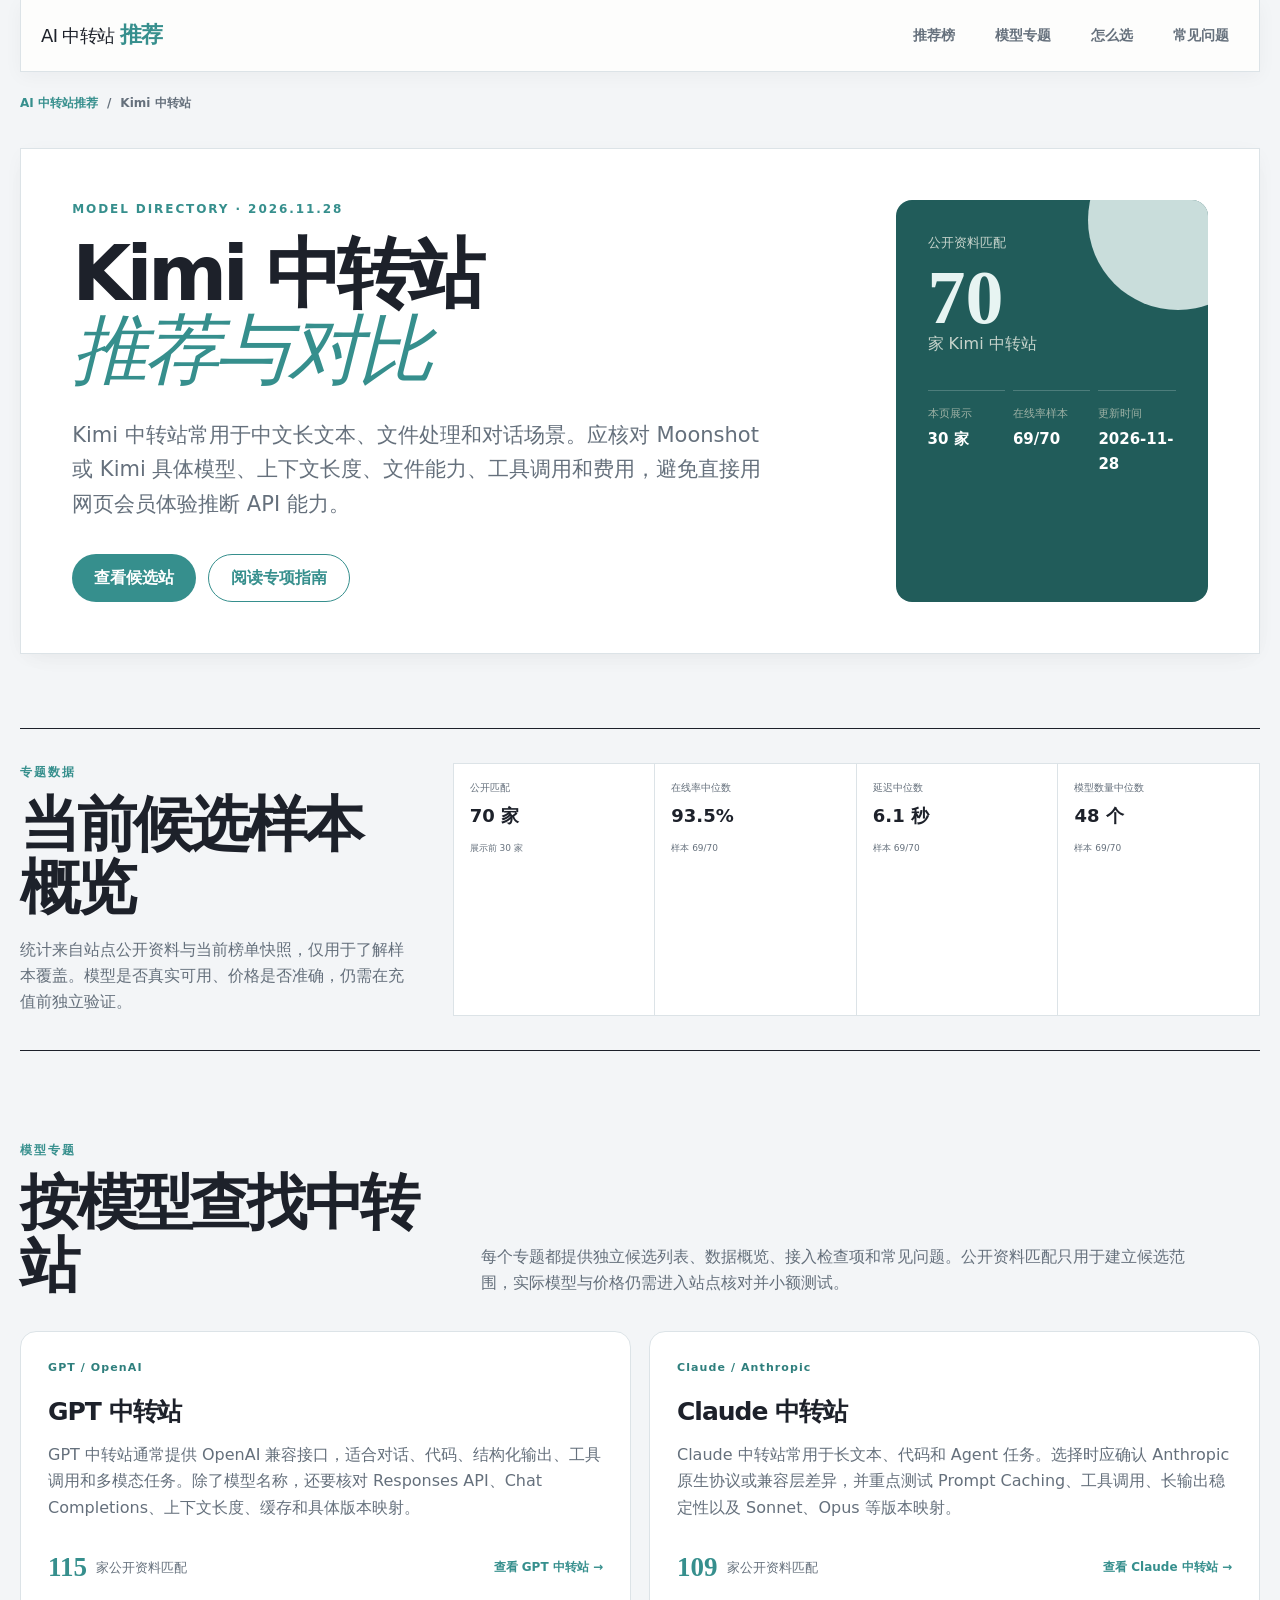
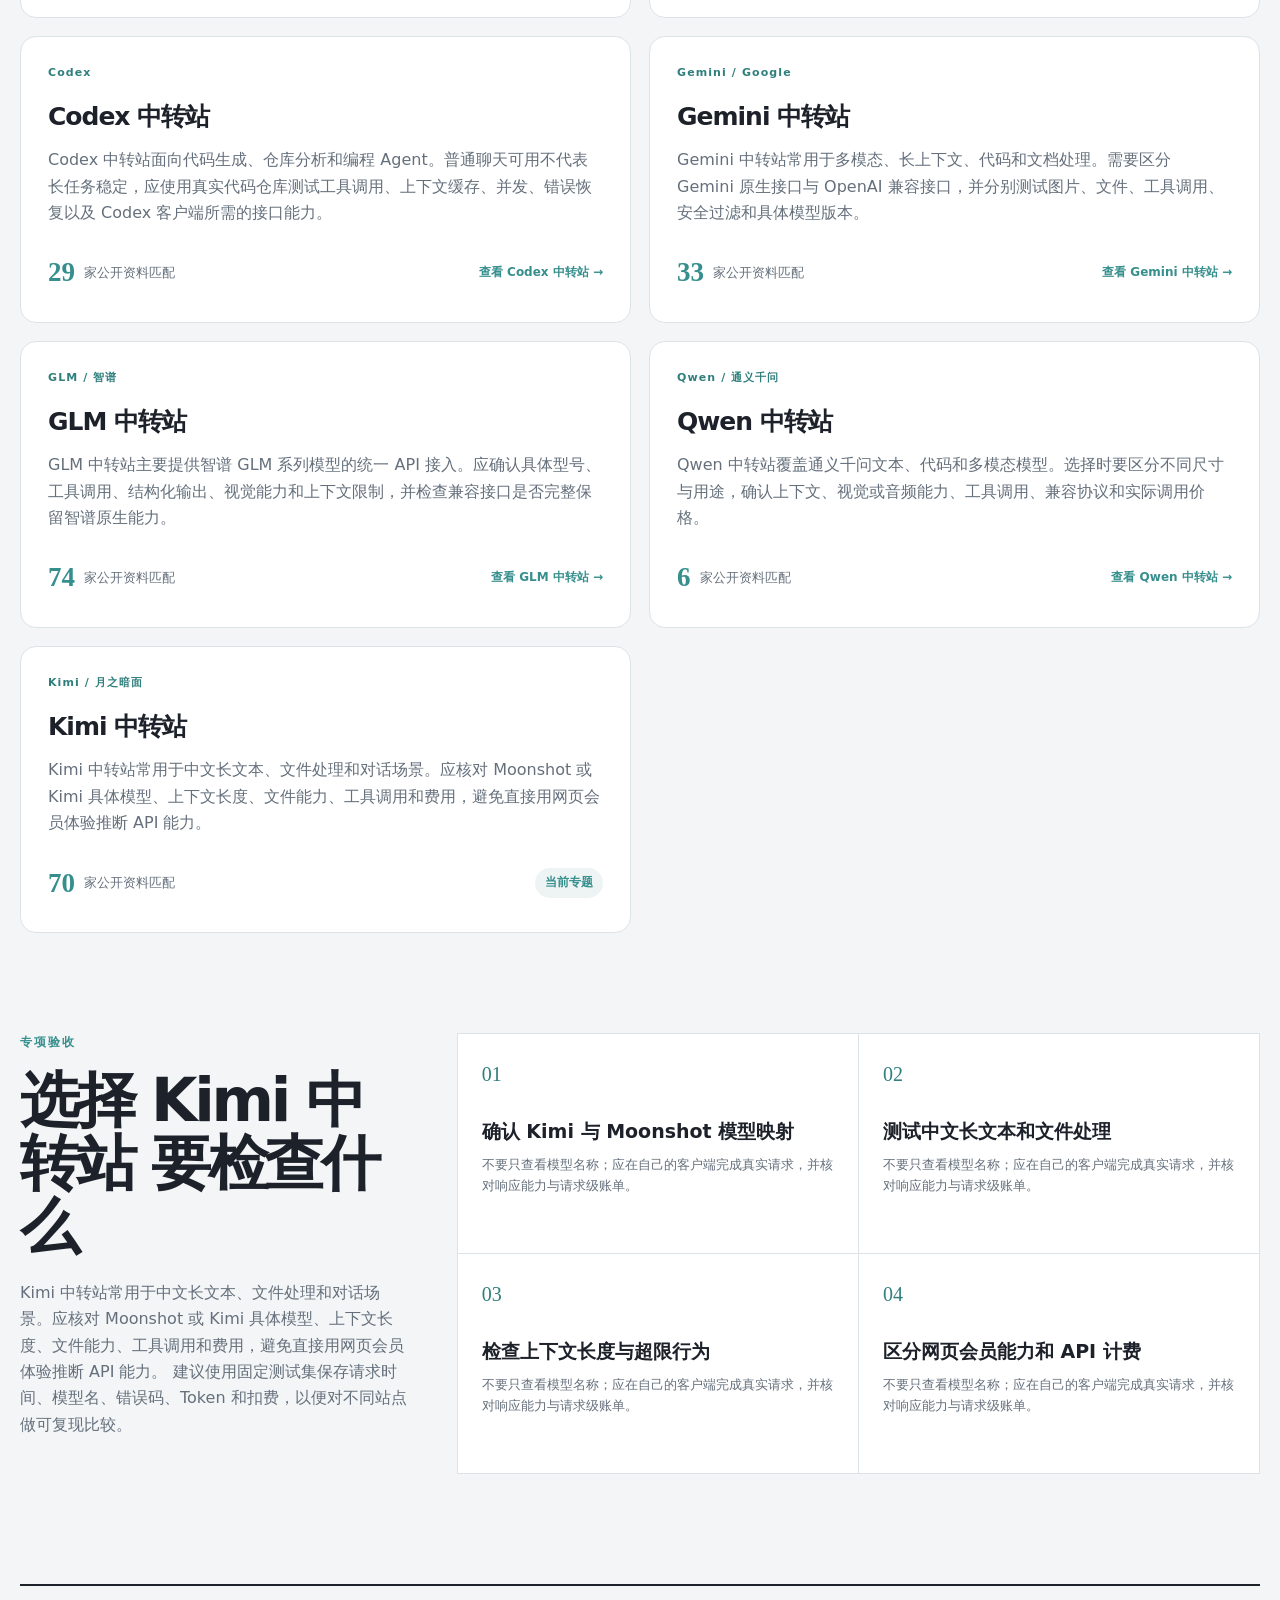
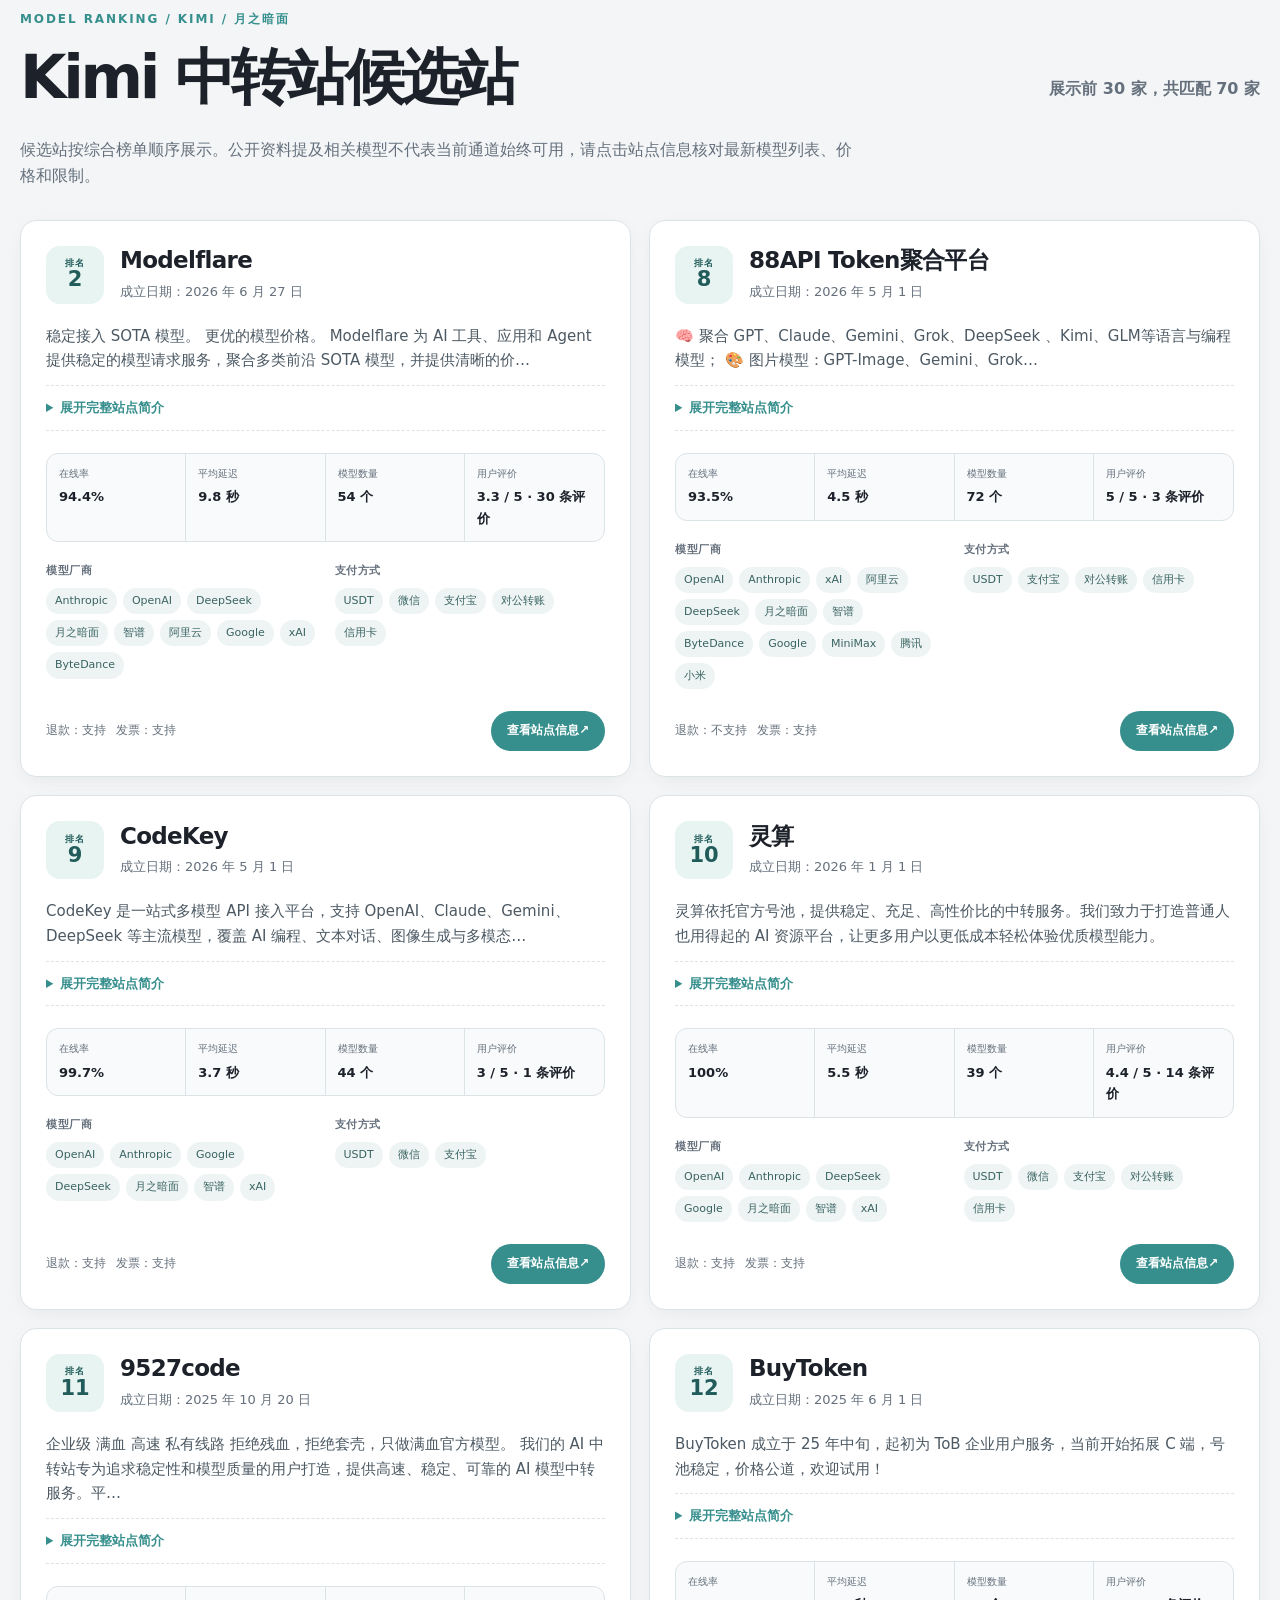
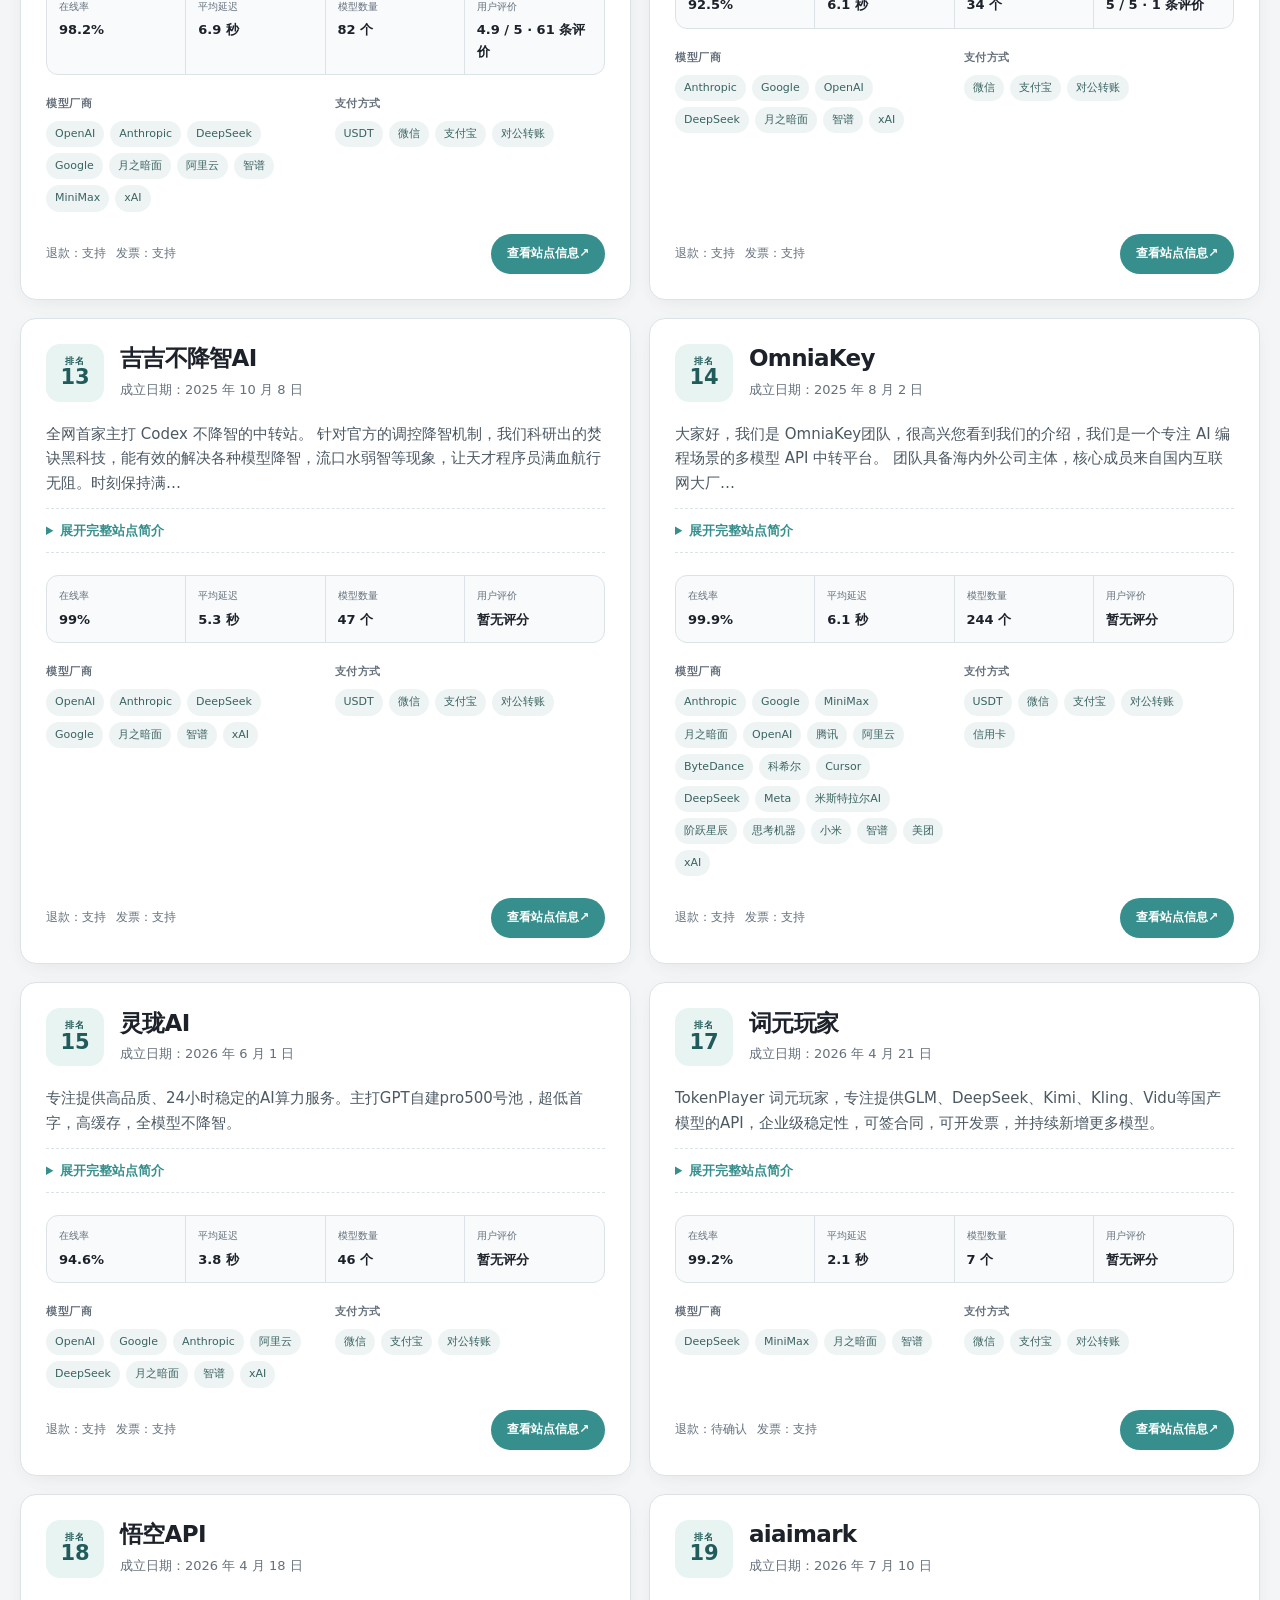
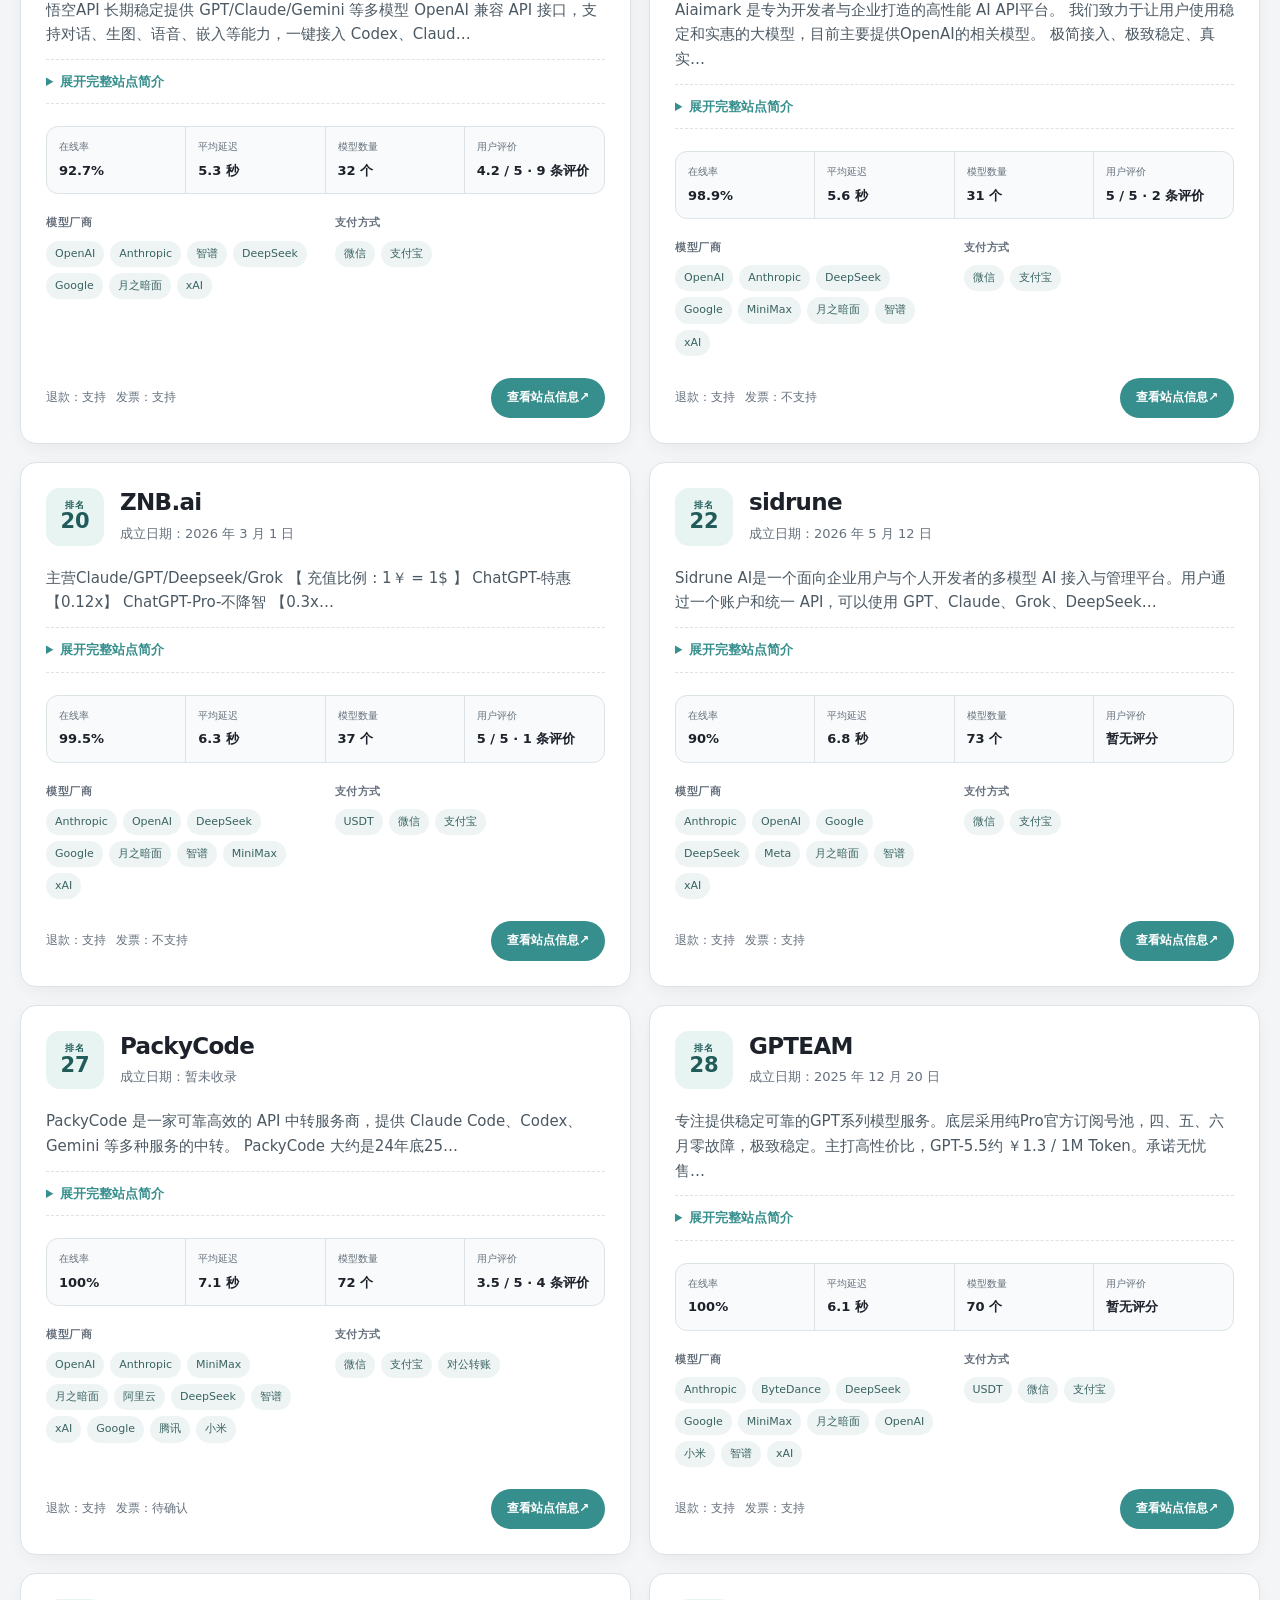
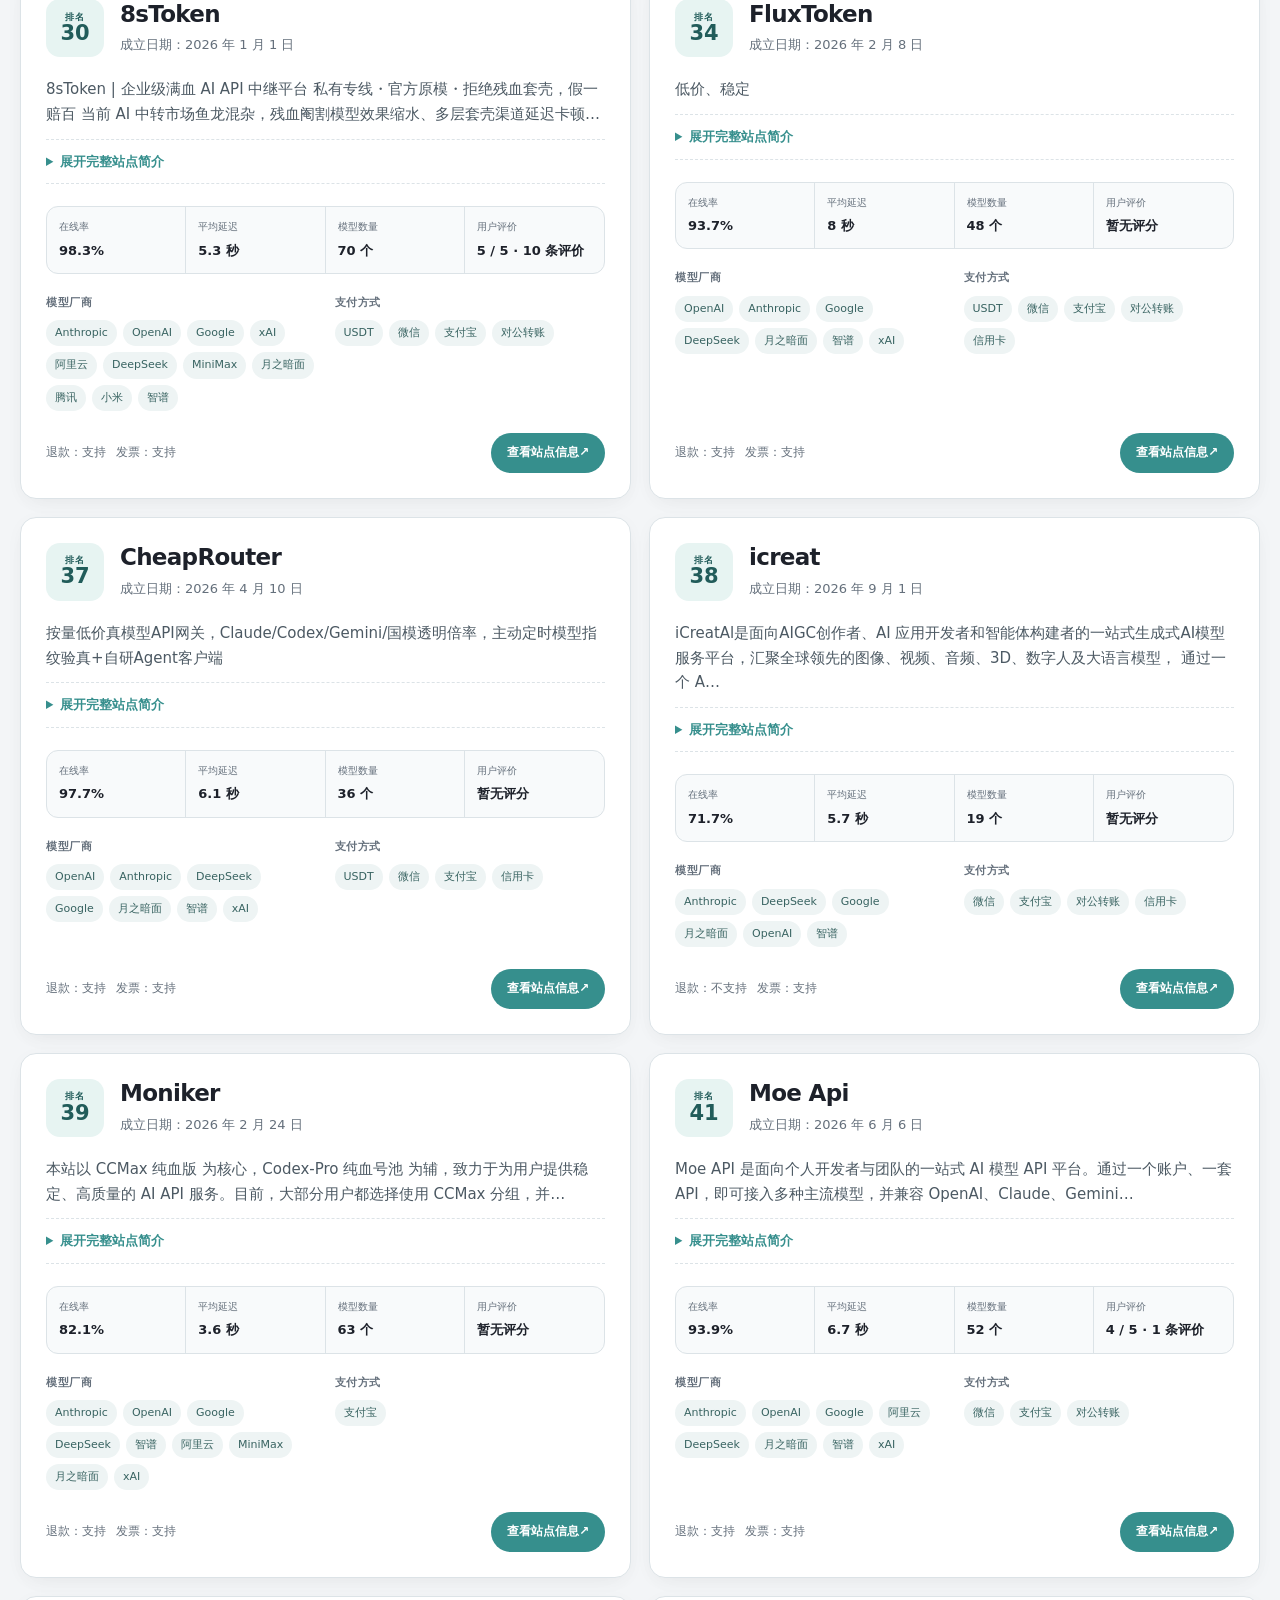
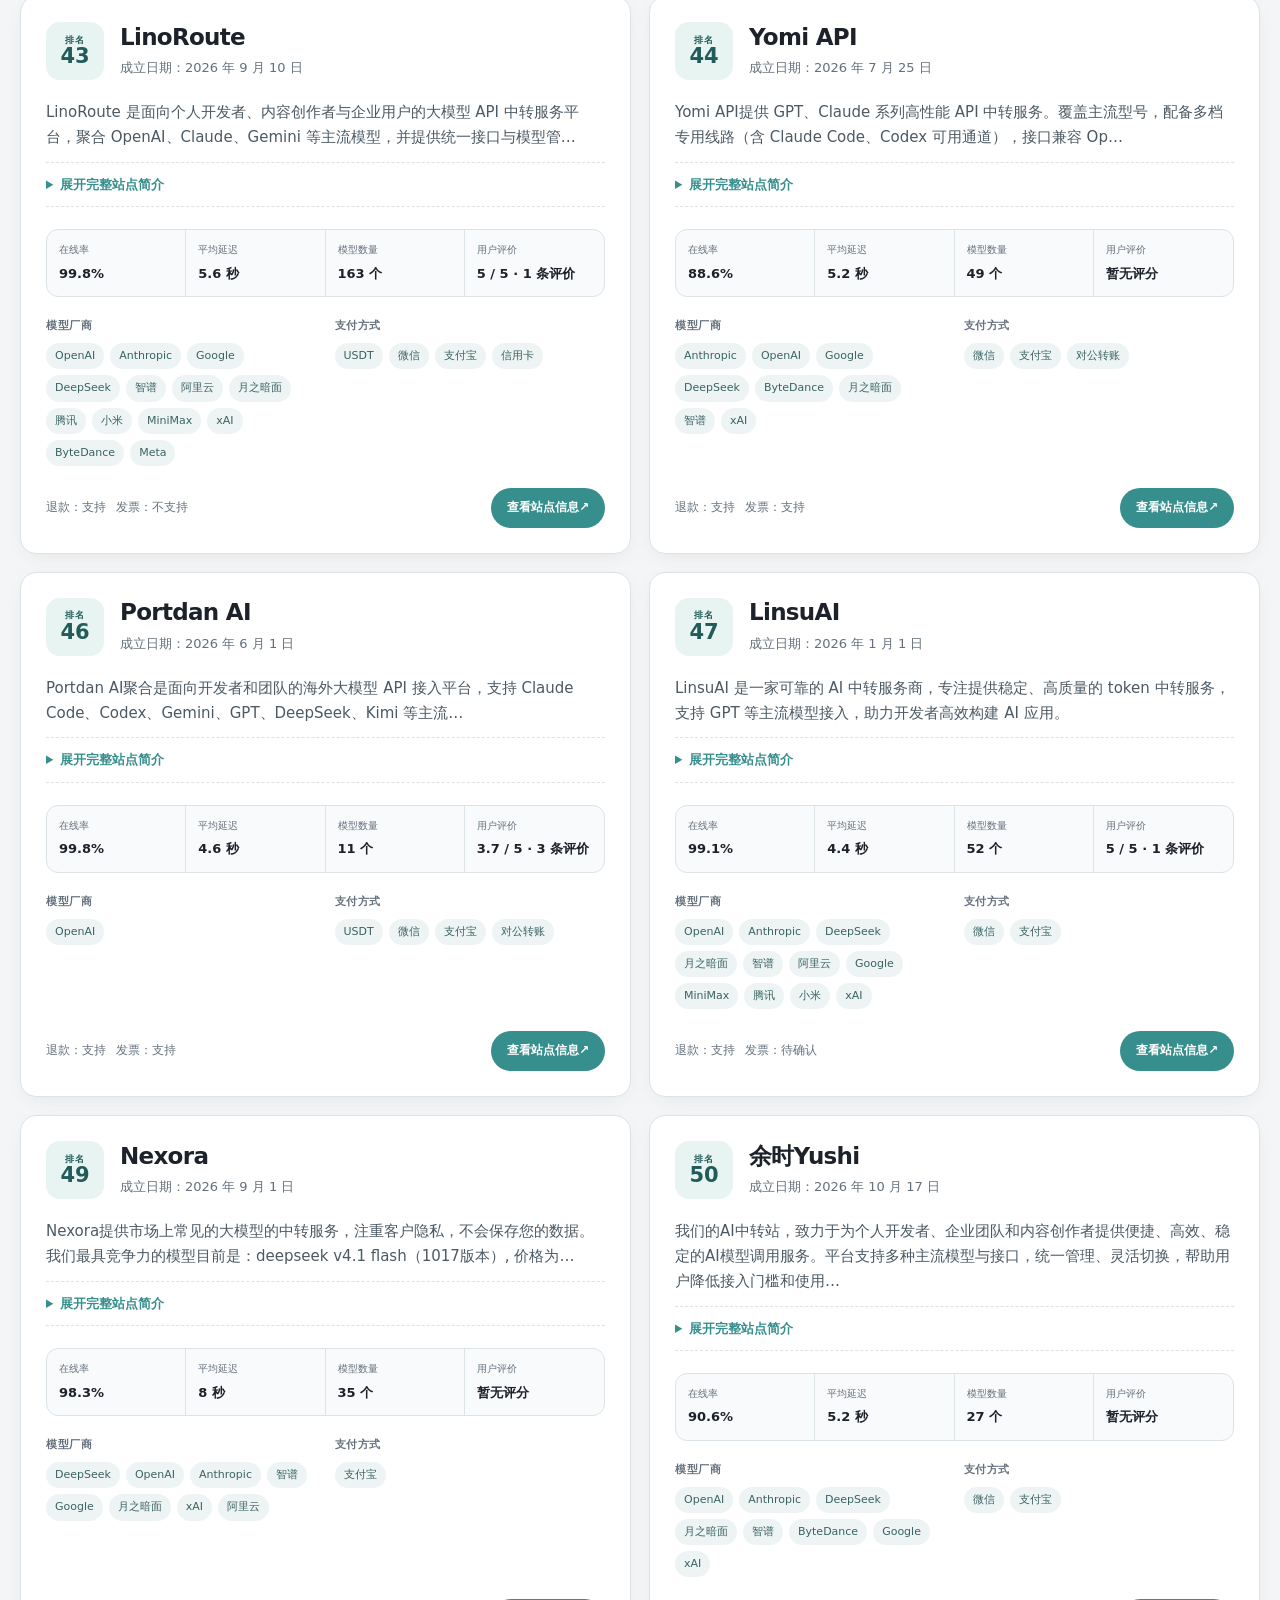
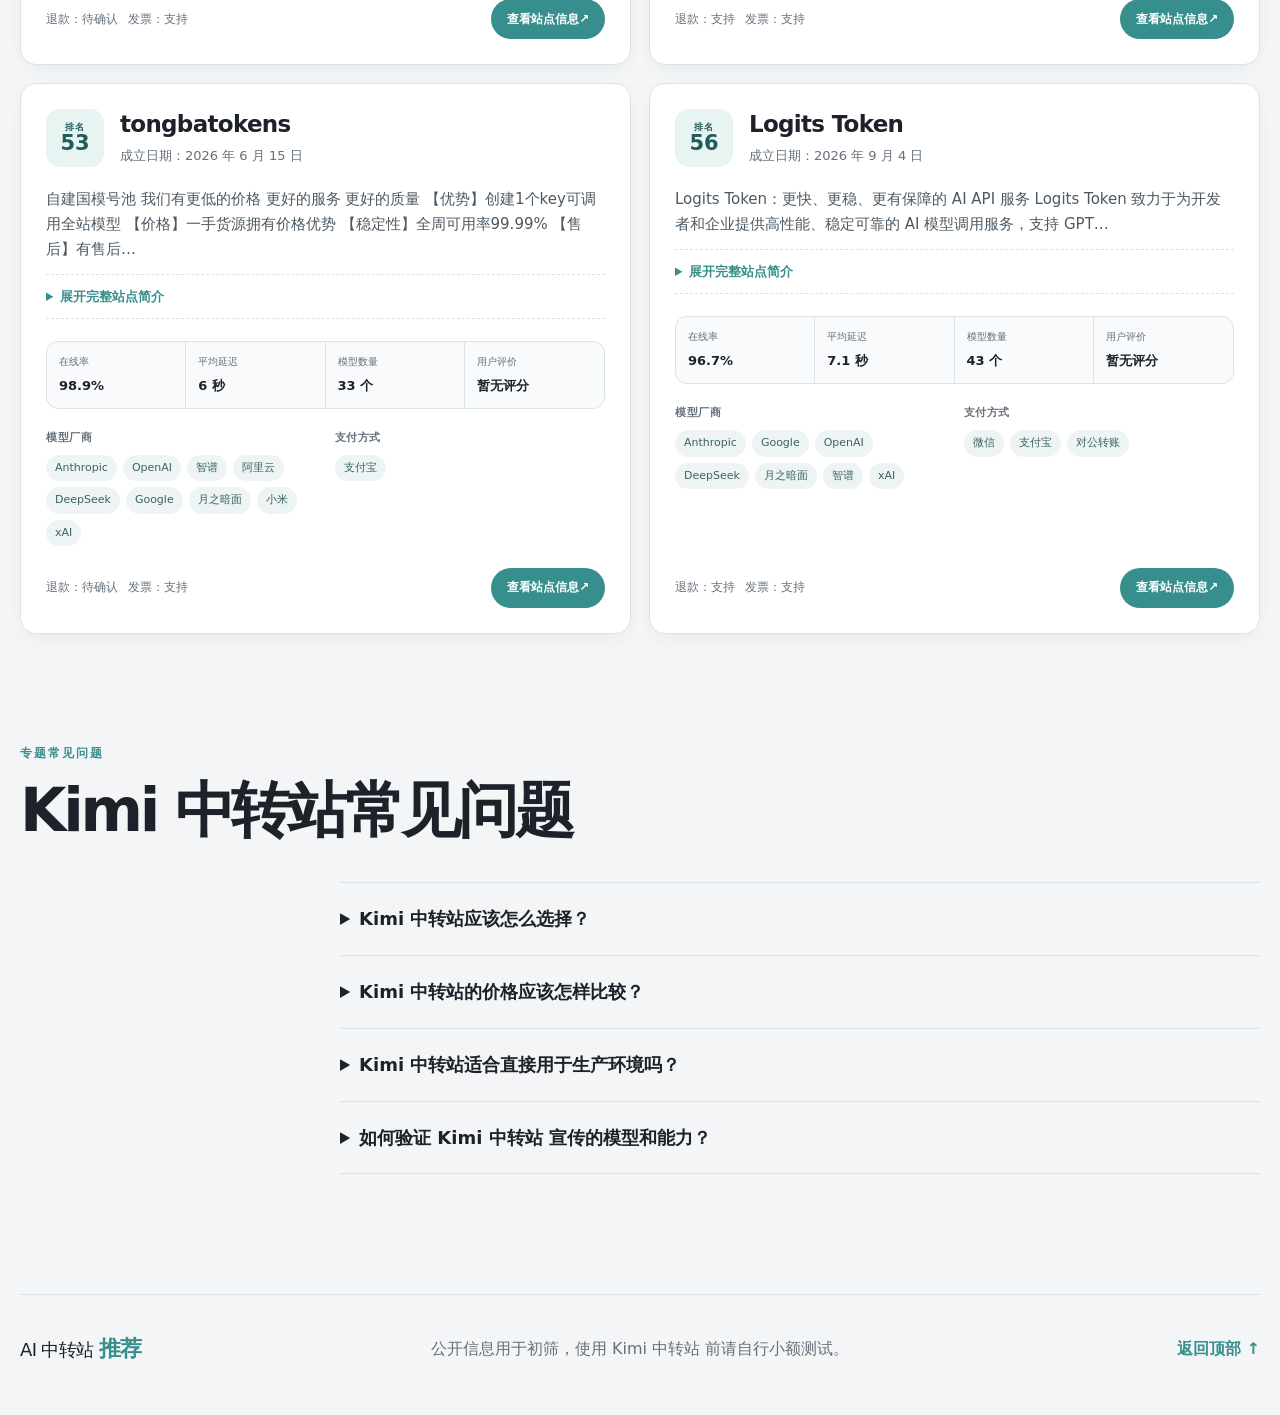
<file: kimi-zhongzhuanzhan/index.html>
<!doctype html><html lang="zh-CN"><head><meta charset="utf-8" /><meta name="viewport" content="width=device-width, initial-scale=1" /><title>Kimi 中转站推荐｜70 家 AI API 中转站对比</title><meta name="description" content="Kimi 中转站专题收录 70 家公开资料相关的 AI API 中转站，对比在线率、延迟、模型数量和服务信息，并提供接入验证、计费与安全选择指南。" /><meta name="robots" content="index, follow, max-image-preview:large, max-snippet:-1" /><meta name="theme-color" content="#f3f5f7" /><meta property="og:type" content="website" /><meta property="og:title" content="Kimi 中转站推荐｜70 家 AI API 中转站对比" /><meta property="og:description" content="Kimi 中转站专题收录 70 家公开资料相关的 AI API 中转站，对比在线率、延迟、模型数量和服务信息，并提供接入验证、计费与安全选择指南。" /><meta property="og:url" content="https://aizhongzhuanzhan.github.io/kimi-zhongzhuanzhan/" /><meta property="og:site_name" content="AI 中转站推荐" /><meta property="og:locale" content="zh_CN" /><meta property="og:image" content="https://aizhongzhuanzhan.github.io/assets/og-image.svg" /><meta name="twitter:card" content="summary_large_image" /><meta name="twitter:title" content="Kimi 中转站推荐｜70 家 AI API 中转站对比" /><meta name="twitter:description" content="Kimi 中转站专题收录 70 家公开资料相关的 AI API 中转站，对比在线率、延迟、模型数量和服务信息，并提供接入验证、计费与安全选择指南。" /><meta name="twitter:image" content="https://aizhongzhuanzhan.github.io/assets/og-image.svg" /><link rel="canonical" href="https://aizhongzhuanzhan.github.io/kimi-zhongzhuanzhan/" /><link rel="alternate" hreflang="zh-CN" href="https://aizhongzhuanzhan.github.io/kimi-zhongzhuanzhan/" /><link rel="icon" href="../assets/favicon.svg" type="image/svg+xml" /><link rel="stylesheet" href="../assets/styles.min.css" /><script type="application/ld+json">{"@context":"https://schema.org","@graph":[{"@type":"WebSite","@id":"https://aizhongzhuanzhan.github.io/#website","url":"https://aizhongzhuanzhan.github.io/","name":"AI 中转站推荐","inLanguage":"zh-CN"},{"@type":"CollectionPage","@id":"https://aizhongzhuanzhan.github.io/kimi-zhongzhuanzhan/#webpage","url":"https://aizhongzhuanzhan.github.io/kimi-zhongzhuanzhan/","name":"Kimi 中转站推荐｜70 家 AI API 中转站对比","description":"Kimi 中转站专题收录 70 家公开资料相关的 AI API 中转站，对比在线率、延迟、模型数量和服务信息，并提供接入验证、计费与安全选择指南。","dateModified":"2026-11-28","inLanguage":"zh-CN","isPartOf":{"@id":"https://aizhongzhuanzhan.github.io/#website"},"breadcrumb":{"@id":"https://aizhongzhuanzhan.github.io/kimi-zhongzhuanzhan/#breadcrumb"},"mainEntity":{"@id":"https://aizhongzhuanzhan.github.io/kimi-zhongzhuanzhan/#ranking"}},{"@type":"BreadcrumbList","@id":"https://aizhongzhuanzhan.github.io/kimi-zhongzhuanzhan/#breadcrumb","itemListElement":[{"@type":"ListItem","position":1,"name":"AI 中转站推荐","item":"https://aizhongzhuanzhan.github.io/"},{"@type":"ListItem","position":2,"name":"Kimi 中转站","item":"https://aizhongzhuanzhan.github.io/kimi-zhongzhuanzhan/"}]},{"@type":"ItemList","@id":"https://aizhongzhuanzhan.github.io/kimi-zhongzhuanzhan/#ranking","name":"Kimi 中转站候选列表","numberOfItems":70,"itemListOrder":"https://schema.org/ItemListOrderAscending","itemListElement":[{"@type":"ListItem","position":1,"item":{"@type":"Service","name":"Modelflare","url":"https://www.hvoyai.com/sites/originmodelflaredev/","description":"综合排名第 2；成立日期 2026-06-27；在线率 94.4%；平均延迟 9.8 秒；收录模型 54 个；用户评分 3.3/5（30 条评价）；退款政策：支持；发票政策：支持。"}},{"@type":"ListItem","position":2,"item":{"@type":"Service","name":"88API Token聚合平台","url":"https://www.hvoyai.com/sites/88apiai/","description":"综合排名第 8；成立日期 2026-05-01；在线率 93.5%；平均延迟 4.5 秒；收录模型 72 个；用户评分 5/5（3 条评价）；退款政策：不支持；发票政策：支持。"}},{"@type":"ListItem","position":3,"item":{"@type":"Service","name":"CodeKey","url":"https://www.hvoyai.com/sites/codekeyai/","description":"综合排名第 9；成立日期 2026-05-01；在线率 99.7%；平均延迟 3.7 秒；收录模型 44 个；用户评分 3/5（1 条评价）；退款政策：支持；发票政策：支持。"}},{"@type":"ListItem","position":4,"item":{"@type":"Service","name":"灵算","url":"https://www.hvoyai.com/sites/lingsuansi/","description":"综合排名第 10；成立日期 2026-01-01；在线率 100%；平均延迟 5.5 秒；收录模型 39 个；用户评分 4.4/5（14 条评价）；退款政策：支持；发票政策：支持。"}},{"@type":"ListItem","position":5,"item":{"@type":"Service","name":"9527code","url":"https://www.hvoyai.com/sites/9527codes/","description":"综合排名第 11；成立日期 2025-10-20；在线率 98.2%；平均延迟 6.9 秒；收录模型 82 个；用户评分 4.9/5（61 条评价）；退款政策：支持；发票政策：支持。"}},{"@type":"ListItem","position":6,"item":{"@type":"Service","name":"BuyToken","url":"https://www.hvoyai.com/sites/buytokenwork/","description":"综合排名第 12；成立日期 2025-06-01；在线率 92.5%；平均延迟 6.1 秒；收录模型 34 个；用户评分 5/5（1 条评价）；退款政策：支持；发票政策：支持。"}},{"@type":"ListItem","position":7,"item":{"@type":"Service","name":"吉吉不降智AI","url":"https://www.hvoyai.com/sites/jijicc/","description":"综合排名第 13；成立日期 2025-10-08；在线率 99%；平均延迟 5.3 秒；收录模型 47 个；退款政策：支持；发票政策：支持。"}},{"@type":"ListItem","position":8,"item":{"@type":"Service","name":"OmniaKey","url":"https://www.hvoyai.com/sites/omniakeycom/","description":"综合排名第 14；成立日期 2025-08-02；在线率 99.9%；平均延迟 6.1 秒；收录模型 244 个；退款政策：支持；发票政策：支持。"}},{"@type":"ListItem","position":9,"item":{"@type":"Service","name":"灵珑AI","url":"https://www.hvoyai.com/sites/linlongscom/","description":"综合排名第 15；成立日期 2026-06-01；在线率 94.6%；平均延迟 3.8 秒；收录模型 46 个；退款政策：支持；发票政策：支持。"}},{"@type":"ListItem","position":10,"item":{"@type":"Service","name":"词元玩家","url":"https://www.hvoyai.com/sites/tokenplayercn/","description":"综合排名第 17；成立日期 2026-04-21；在线率 99.2%；平均延迟 2.1 秒；收录模型 7 个；发票政策：支持。"}},{"@type":"ListItem","position":11,"item":{"@type":"Service","name":"悟空API","url":"https://www.hvoyai.com/sites/xaiwkapicom/","description":"综合排名第 18；成立日期 2026-04-18；在线率 92.7%；平均延迟 5.3 秒；收录模型 32 个；用户评分 4.2/5（9 条评价）；退款政策：支持；发票政策：支持。"}},{"@type":"ListItem","position":12,"item":{"@type":"Service","name":"aiaimark","url":"https://www.hvoyai.com/sites/aiaimarkcom/","description":"综合排名第 19；成立日期 2026-07-10；在线率 98.9%；平均延迟 5.6 秒；收录模型 31 个；用户评分 5/5（2 条评价）；退款政策：支持；发票政策：不支持。"}},{"@type":"ListItem","position":13,"item":{"@type":"Service","name":"ZNB.ai","url":"https://www.hvoyai.com/sites/znbcodecom/","description":"综合排名第 20；成立日期 2026-03-01；在线率 99.5%；平均延迟 6.3 秒；收录模型 37 个；用户评分 5/5（1 条评价）；退款政策：支持；发票政策：不支持。"}},{"@type":"ListItem","position":14,"item":{"@type":"Service","name":"sidrune","url":"https://www.hvoyai.com/sites/sidruneai/","description":"综合排名第 22；成立日期 2026-05-12；在线率 90%；平均延迟 6.8 秒；收录模型 73 个；退款政策：支持；发票政策：支持。"}},{"@type":"ListItem","position":15,"item":{"@type":"Service","name":"PackyCode","url":"https://www.hvoyai.com/sites/packyapiai/","description":"综合排名第 27；在线率 100%；平均延迟 7.1 秒；收录模型 72 个；用户评分 3.5/5（4 条评价）；退款政策：支持。"}},{"@type":"ListItem","position":16,"item":{"@type":"Service","name":"GPTEAM","url":"https://www.hvoyai.com/sites/portalgpteamservicescom/","description":"综合排名第 28；成立日期 2025-12-20；在线率 100%；平均延迟 6.1 秒；收录模型 70 个；退款政策：支持；发票政策：支持。"}},{"@type":"ListItem","position":17,"item":{"@type":"Service","name":"8sToken","url":"https://www.hvoyai.com/sites/8stokencom/","description":"综合排名第 30；成立日期 2026-01-01；在线率 98.3%；平均延迟 5.3 秒；收录模型 70 个；用户评分 5/5（10 条评价）；退款政策：支持；发票政策：支持。"}},{"@type":"ListItem","position":18,"item":{"@type":"Service","name":"FluxToken","url":"https://www.hvoyai.com/sites/fluxtokenai/","description":"综合排名第 34；成立日期 2026-02-08；在线率 93.7%；平均延迟 8 秒；收录模型 48 个；退款政策：支持；发票政策：支持。"}},{"@type":"ListItem","position":19,"item":{"@type":"Service","name":"CheapRouter","url":"https://www.hvoyai.com/sites/cheaproutercc/","description":"综合排名第 37；成立日期 2026-04-10；在线率 97.7%；平均延迟 6.1 秒；收录模型 36 个；退款政策：支持；发票政策：支持。"}},{"@type":"ListItem","position":20,"item":{"@type":"Service","name":"icreat","url":"https://www.hvoyai.com/sites/icreatai/","description":"综合排名第 38；成立日期 2026-09-01；在线率 71.7%；平均延迟 5.7 秒；收录模型 19 个；退款政策：不支持；发票政策：支持。"}},{"@type":"ListItem","position":21,"item":{"@type":"Service","name":"Moniker","url":"https://www.hvoyai.com/sites/aimonikertop/","description":"综合排名第 39；成立日期 2026-02-24；在线率 82.1%；平均延迟 3.6 秒；收录模型 63 个；退款政策：支持；发票政策：支持。"}},{"@type":"ListItem","position":22,"item":{"@type":"Service","name":"Moe Api","url":"https://www.hvoyai.com/sites/moeapicloud/","description":"综合排名第 41；成立日期 2026-06-06；在线率 93.9%；平均延迟 6.7 秒；收录模型 52 个；用户评分 4/5（1 条评价）；退款政策：支持；发票政策：支持。"}},{"@type":"ListItem","position":23,"item":{"@type":"Service","name":"LinoRoute","url":"https://www.hvoyai.com/sites/linoroutecom/","description":"综合排名第 43；成立日期 2026-09-10；在线率 99.8%；平均延迟 5.6 秒；收录模型 163 个；用户评分 5/5（1 条评价）；退款政策：支持；发票政策：不支持。"}},{"@type":"ListItem","position":24,"item":{"@type":"Service","name":"Yomi API","url":"https://www.hvoyai.com/sites/yomiapicom/","description":"综合排名第 44；成立日期 2026-07-25；在线率 88.6%；平均延迟 5.2 秒；收录模型 49 个；退款政策：支持；发票政策：支持。"}},{"@type":"ListItem","position":25,"item":{"@type":"Service","name":"Portdan AI","url":"https://www.hvoyai.com/sites/portdancom/","description":"综合排名第 46；成立日期 2026-06-01；在线率 99.8%；平均延迟 4.6 秒；收录模型 11 个；用户评分 3.7/5（3 条评价）；退款政策：支持；发票政策：支持。"}},{"@type":"ListItem","position":26,"item":{"@type":"Service","name":"LinsuAI","url":"https://www.hvoyai.com/sites/linsuai/","description":"综合排名第 47；成立日期 2026-01-01；在线率 99.1%；平均延迟 4.4 秒；收录模型 52 个；用户评分 5/5（1 条评价）；退款政策：支持。"}},{"@type":"ListItem","position":27,"item":{"@type":"Service","name":"Nexora","url":"https://www.hvoyai.com/sites/asia6901top/","description":"综合排名第 49；成立日期 2026-09-01；在线率 98.3%；平均延迟 8 秒；收录模型 35 个；发票政策：支持。"}},{"@type":"ListItem","position":28,"item":{"@type":"Service","name":"余时Yushi","url":"https://www.hvoyai.com/sites/aixyushicom/","description":"综合排名第 50；成立日期 2026-10-17；在线率 90.6%；平均延迟 5.2 秒；收录模型 27 个；退款政策：支持；发票政策：支持。"}},{"@type":"ListItem","position":29,"item":{"@type":"Service","name":"tongbatokens","url":"https://www.hvoyai.com/sites/tbtkasia/","description":"综合排名第 53；成立日期 2026-06-15；在线率 98.9%；平均延迟 6 秒；收录模型 33 个；发票政策：支持。"}},{"@type":"ListItem","position":30,"item":{"@type":"Service","name":"Logits Token","url":"https://www.hvoyai.com/sites/logitstokencom/","description":"综合排名第 56；成立日期 2026-09-04；在线率 96.7%；平均延迟 7.1 秒；收录模型 43 个；退款政策：支持；发票政策：支持。"}}]},{"@type":"FAQPage","@id":"https://aizhongzhuanzhan.github.io/kimi-zhongzhuanzhan/#faq","mainEntity":[{"@type":"Question","name":"Kimi 中转站应该怎么选择？","acceptedAnswer":{"@type":"Answer","text":"先确认候选站明确支持所需模型和接口，再用自己的真实任务测试流式输出、工具调用、上下文、成功率和账单。重点完成：确认 Kimi 与 Moonshot 模型映射；测试中文长文本和文件处理；检查上下文长度与超限行为；区分网页会员能力和 API 计费。不要只依据首页价格或一次短对话决定长期使用。"}},{"@type":"Question","name":"Kimi 中转站的价格应该怎样比较？","acceptedAnswer":{"@type":"Answer","text":"统一换算人民币充值比例、输入价格、输出价格、缓存读写、模型倍率和用户分组倍率，再复算一条实际请求。面板显示为美元不代表等同官方美元，低倍率也不代表所有模型和渠道采用相同价格。"}},{"@type":"Question","name":"Kimi 中转站适合直接用于生产环境吗？","acceptedAnswer":{"@type":"Answer","text":"个人学习和能够随时迁移的任务可以先小额测试。生产环境还要评估数据隐私、运营主体、日志政策、限流、故障公告和备用供应商；涉及敏感数据或强 SLA 时，应优先考虑官方 API 或可签约的企业服务。"}},{"@type":"Question","name":"如何验证 Kimi 中转站 宣传的模型和能力？","acceptedAnswer":{"@type":"Answer","text":"使用固定测试集核对模型标识、上下文、流式响应、工具调用和账单模型名，并完成专项验证：确认 Kimi 与 Moonshot 模型映射；测试中文长文本和文件处理；检查上下文长度与超限行为；区分网页会员能力和 API 计费。模型自报身份不能作为证据，关键能力缺失或账单无法复算时应暂停继续充值。"}}]}]}</script><script>var _hmt = _hmt || [];(function() {var hm = document.createElement("script");hm.src = "https://hm.baidu.com/hm.js?a95d0c92950541b137908250283f3d91";var s = document.getElementsByTagName("script")[0];s.parentNode.insertBefore(hm, s);})();</script></head><body><a class="skip-link" href="#main">跳到主要内容</a><header class="topbar"><a class="wordmark" href="../" aria-label="AI 中转站推荐首页"><span>AI 中转站</span><strong>推荐</strong></a><nav aria-label="主要导航"><a href="../#ranking">推荐榜</a><a href="../#topics">模型专题</a><a href="../#guide">怎么选</a><a href="../#faq">常见问题</a></nav></header><main id="main"><nav class="breadcrumbs" aria-label="面包屑"><a href="../">AI 中转站推荐</a><span aria-hidden="true">/</span><span aria-current="page">Kimi 中转站</span></nav><section class="hero topic-hero"><div class="hero__copy"><p class="eyebrow">MODEL DIRECTORY · 2026.11.28</p><h1>Kimi 中转站<br /><em>推荐与对比</em></h1><p class="hero-copy">Kimi 中转站常用于中文长文本、文件处理和对话场景。应核对 Moonshot 或 Kimi 具体模型、上下文长度、文件能力、工具调用和费用，避免直接用网页会员体验推断 API 能力。</p><div class="hero-actions"><a href="#topic-ranking">查看候选站</a><a href="#topic-guide">阅读专项指南</a></div></div><aside class="hero__panel" aria-label="专题概览"><p>公开资料匹配</p><strong>70</strong><span>家 Kimi 中转站</span><dl><div><dt>本页展示</dt><dd>30 家</dd></div><div><dt>在线率样本</dt><dd>69/70</dd></div><div><dt>更新时间</dt><dd>2026-11-28</dd></div></dl></aside></section><section class="topic-overview" aria-labelledby="topic-overview-title"><div><p class="section-kicker">专题数据</p><h2 id="topic-overview-title">当前候选样本概览</h2><p>统计来自站点公开资料与当前榜单快照，仅用于了解样本覆盖。模型是否真实可用、价格是否准确，仍需在充值前独立验证。</p></div><dl class="topic-stat-grid"><div><dt>公开匹配</dt><dd>70 家</dd><small>展示前 30 家</small></div><div><dt>在线率中位数</dt><dd>93.5%</dd><small>样本 69/70</small></div><div><dt>延迟中位数</dt><dd>6.1 秒</dd><small>样本 69/70</small></div><div><dt>模型数量中位数</dt><dd>48 个</dd><small>样本 69/70</small></div></dl></section><section class="topic-directory" id="topics" aria-labelledby="topics-title"><div class="topic-directory__head"><div><p class="section-kicker">模型专题</p><h2 id="topics-title">按模型查找中转站</h2></div><p>每个专题都提供独立候选列表、数据概览、接入检查项和常见问题。公开资料匹配只用于建立候选范围，实际模型与价格仍需进入站点核对并小额测试。</p></div><div class="topic-directory__grid"><article><span>GPT / OpenAI</span><h3>GPT 中转站</h3><p>GPT 中转站通常提供 OpenAI 兼容接口，适合对话、代码、结构化输出、工具调用和多模态任务。除了模型名称，还要核对 Responses API、Chat Completions、上下文长度、缓存和具体版本映射。</p><div><strong>115</strong><small>家公开资料匹配</small><a href="/gpt-zhongzhuanzhan/">查看 GPT 中转站 →</a></div></article><article><span>Claude / Anthropic</span><h3>Claude 中转站</h3><p>Claude 中转站常用于长文本、代码和 Agent 任务。选择时应确认 Anthropic 原生协议或兼容层差异，并重点测试 Prompt Caching、工具调用、长输出稳定性以及 Sonnet、Opus 等版本映射。</p><div><strong>109</strong><small>家公开资料匹配</small><a href="/claude-zhongzhuanzhan/">查看 Claude 中转站 →</a></div></article><article><span>Codex</span><h3>Codex 中转站</h3><p>Codex 中转站面向代码生成、仓库分析和编程 Agent。普通聊天可用不代表长任务稳定，应使用真实代码仓库测试工具调用、上下文缓存、并发、错误恢复以及 Codex 客户端所需的接口能力。</p><div><strong>29</strong><small>家公开资料匹配</small><a href="/codex-zhongzhuanzhan/">查看 Codex 中转站 →</a></div></article><article><span>Gemini / Google</span><h3>Gemini 中转站</h3><p>Gemini 中转站常用于多模态、长上下文、代码和文档处理。需要区分 Gemini 原生接口与 OpenAI 兼容接口，并分别测试图片、文件、工具调用、安全过滤和具体模型版本。</p><div><strong>33</strong><small>家公开资料匹配</small><a href="/gemini-zhongzhuanzhan/">查看 Gemini 中转站 →</a></div></article><article><span>GLM / 智谱</span><h3>GLM 中转站</h3><p>GLM 中转站主要提供智谱 GLM 系列模型的统一 API 接入。应确认具体型号、工具调用、结构化输出、视觉能力和上下文限制，并检查兼容接口是否完整保留智谱原生能力。</p><div><strong>74</strong><small>家公开资料匹配</small><a href="/glm-zhongzhuanzhan/">查看 GLM 中转站 →</a></div></article><article><span>Qwen / 通义千问</span><h3>Qwen 中转站</h3><p>Qwen 中转站覆盖通义千问文本、代码和多模态模型。选择时要区分不同尺寸与用途，确认上下文、视觉或音频能力、工具调用、兼容协议和实际调用价格。</p><div><strong>6</strong><small>家公开资料匹配</small><a href="/qwen-zhongzhuanzhan/">查看 Qwen 中转站 →</a></div></article><article><span>Kimi / 月之暗面</span><h3>Kimi 中转站</h3><p>Kimi 中转站常用于中文长文本、文件处理和对话场景。应核对 Moonshot 或 Kimi 具体模型、上下文长度、文件能力、工具调用和费用，避免直接用网页会员体验推断 API 能力。</p><div><strong>70</strong><small>家公开资料匹配</small><span class="topic-directory__current" aria-current="page">当前专题</span></div></article></div></section><section class="topic-guide" id="topic-guide" aria-labelledby="topic-guide-title"><div><p class="section-kicker">专项验收</p><h2 id="topic-guide-title">选择 Kimi 中转站 要检查什么</h2><p>Kimi 中转站常用于中文长文本、文件处理和对话场景。应核对 Moonshot 或 Kimi 具体模型、上下文长度、文件能力、工具调用和费用，避免直接用网页会员体验推断 API 能力。 建议使用固定测试集保存请求时间、模型名、错误码、Token 和扣费，以便对不同站点做可复现比较。</p></div><div class="topic-focus-grid"><article><span>01</span><h3>确认 Kimi 与 Moonshot 模型映射</h3><p>不要只查看模型名称；应在自己的客户端完成真实请求，并核对响应能力与请求级账单。</p></article><article><span>02</span><h3>测试中文长文本和文件处理</h3><p>不要只查看模型名称；应在自己的客户端完成真实请求，并核对响应能力与请求级账单。</p></article><article><span>03</span><h3>检查上下文长度与超限行为</h3><p>不要只查看模型名称；应在自己的客户端完成真实请求，并核对响应能力与请求级账单。</p></article><article><span>04</span><h3>区分网页会员能力和 API 计费</h3><p>不要只查看模型名称；应在自己的客户端完成真实请求，并核对响应能力与请求级账单。</p></article></div></section><section class="ranking topic-ranking" id="topic-ranking" aria-labelledby="topic-ranking-title"><div class="ranking-head"><div><p>MODEL RANKING / Kimi / 月之暗面</p><h2 id="topic-ranking-title">Kimi 中转站候选站</h2></div><p>展示前 30 家，共匹配 70 家</p></div><p class="ranking-note">候选站按综合榜单顺序展示。公开资料提及相关模型不代表当前通道始终可用，请点击站点信息核对最新模型列表、价格和限制。</p><div class="station-list"><article class="station-card" id="rank-2" aria-labelledby="station-2"><div class="station-card__head"><span class="rank-badge"><small>排名</small>2</span><div class="station-title"><h2 id="station-2"><a href="https://www.hvoyai.com/sites/originmodelflaredev/" target="_blank" rel="nofollow noopener" referrerpolicy="origin">Modelflare</a></h2><p>成立日期：2026 年 6 月 27 日</p></div></div><p class="site-summary">稳定接入 SOTA 模型。 更优的模型价格。 Modelflare 为 AI 工具、应用和 Agent 提供稳定的模型请求服务，聚合多类前沿 SOTA 模型，并提供清晰的价…</p><details class="site-intro"><summary>展开完整站点简介</summary><div class="site-intro__body"><p>稳定接入 SOTA 模型。</p><p>更优的模型价格。</p><p>Modelflare 为 AI 工具、应用和 Agent 提供稳定的模型请求服务，聚合多类前沿 SOTA 模型，并提供清晰的价格、用量与请求状态。</p></div></details><dl class="metric-grid"><div><dt>在线率</dt><dd>94.4%</dd></div><div><dt>平均延迟</dt><dd>9.8 秒</dd></div><div><dt>模型数量</dt><dd>54 个</dd></div><div><dt>用户评价</dt><dd>3.3 / 5 · 30 条评价</dd></div></dl><div class="station-meta"><div><h3>模型厂商</h3><div class="chip-list"><span class="chip">Anthropic</span><span class="chip">OpenAI</span><span class="chip">DeepSeek</span><span class="chip">月之暗面</span><span class="chip">智谱</span><span class="chip">阿里云</span><span class="chip">Google</span><span class="chip">xAI</span><span class="chip">ByteDance</span></div></div><div><h3>支付方式</h3><div class="chip-list"><span class="chip">USDT</span><span class="chip">微信</span><span class="chip">支付宝</span><span class="chip">对公转账</span><span class="chip">信用卡</span></div></div></div><div class="station-card__foot"><p><span>退款：支持</span><span>发票：支持</span></p><a class="detail-link" href="https://www.hvoyai.com/sites/originmodelflaredev/" target="_blank" rel="nofollow noopener" referrerpolicy="origin" aria-label="查看 Modelflare 的更多信息">查看站点信息 <span aria-hidden="true">↗</span></a></div></article><article class="station-card" id="rank-8" aria-labelledby="station-8"><div class="station-card__head"><span class="rank-badge"><small>排名</small>8</span><div class="station-title"><h2 id="station-8"><a href="https://www.hvoyai.com/sites/88apiai/" target="_blank" rel="nofollow noopener" referrerpolicy="origin">88API Token聚合平台</a></h2><p>成立日期：2026 年 5 月 1 日</p></div></div><p class="site-summary">🧠 聚合 GPT、Claude、Gemini、Grok、DeepSeek 、Kimi、GLM等语言与编程模型； 🎨 图片模型：GPT-Image、Gemini、Grok…</p><details class="site-intro"><summary>展开完整站点简介</summary><div class="site-intro__body"><p>🧠 聚合 GPT、Claude、Gemini、Grok、DeepSeek 、Kimi、GLM等语言与编程模型；</p><p>🎨 图片模型：GPT-Image、Gemini、Grok 等；</p><p>🎬 视频模型：Seedance、Veo、MiniMax Hailuo H3、Kling、Grok 等；</p><p>🎙️ 语音能力：Whisper、TTS 等。从文案、出图、改图，到视频生成与配音</p><p>🎁新用户注册送体验额度，可以检测模型能力。站内有人工客服值守！</p><p>👉海外企业资质运营 稳定不跑路 提供正规发票 充值比例1:1</p></div></details><dl class="metric-grid"><div><dt>在线率</dt><dd>93.5%</dd></div><div><dt>平均延迟</dt><dd>4.5 秒</dd></div><div><dt>模型数量</dt><dd>72 个</dd></div><div><dt>用户评价</dt><dd>5 / 5 · 3 条评价</dd></div></dl><div class="station-meta"><div><h3>模型厂商</h3><div class="chip-list"><span class="chip">OpenAI</span><span class="chip">Anthropic</span><span class="chip">xAI</span><span class="chip">阿里云</span><span class="chip">DeepSeek</span><span class="chip">月之暗面</span><span class="chip">智谱</span><span class="chip">ByteDance</span><span class="chip">Google</span><span class="chip">MiniMax</span><span class="chip">腾讯</span><span class="chip">小米</span></div></div><div><h3>支付方式</h3><div class="chip-list"><span class="chip">USDT</span><span class="chip">支付宝</span><span class="chip">对公转账</span><span class="chip">信用卡</span></div></div></div><div class="station-card__foot"><p><span>退款：不支持</span><span>发票：支持</span></p><a class="detail-link" href="https://www.hvoyai.com/sites/88apiai/" target="_blank" rel="nofollow noopener" referrerpolicy="origin" aria-label="查看 88API Token聚合平台 的更多信息">查看站点信息 <span aria-hidden="true">↗</span></a></div></article><article class="station-card" id="rank-9" aria-labelledby="station-9"><div class="station-card__head"><span class="rank-badge"><small>排名</small>9</span><div class="station-title"><h2 id="station-9"><a href="https://www.hvoyai.com/sites/codekeyai/" target="_blank" rel="nofollow noopener" referrerpolicy="origin">CodeKey</a></h2><p>成立日期：2026 年 5 月 1 日</p></div></div><p class="site-summary">CodeKey 是一站式多模型 API 接入平台，支持 OpenAI、Claude、Gemini、DeepSeek 等主流模型，覆盖 AI 编程、文本对话、图像生成与多模态…</p><details class="site-intro"><summary>展开完整站点简介</summary><div class="site-intro__body"><p>CodeKey 是一站式多模型 API 接入平台，支持 OpenAI、Claude、Gemini、DeepSeek 等主流模型，覆盖 AI 编程、文本对话、图像生成与多模态应用。兼容主流 API 调用方式，提供按量计费、智能线路调度、密钥管理与用量查询，让开发者更方便地接入模型、管理调用与控制成本。</p></div></details><dl class="metric-grid"><div><dt>在线率</dt><dd>99.7%</dd></div><div><dt>平均延迟</dt><dd>3.7 秒</dd></div><div><dt>模型数量</dt><dd>44 个</dd></div><div><dt>用户评价</dt><dd>3 / 5 · 1 条评价</dd></div></dl><div class="station-meta"><div><h3>模型厂商</h3><div class="chip-list"><span class="chip">OpenAI</span><span class="chip">Anthropic</span><span class="chip">Google</span><span class="chip">DeepSeek</span><span class="chip">月之暗面</span><span class="chip">智谱</span><span class="chip">xAI</span></div></div><div><h3>支付方式</h3><div class="chip-list"><span class="chip">USDT</span><span class="chip">微信</span><span class="chip">支付宝</span></div></div></div><div class="station-card__foot"><p><span>退款：支持</span><span>发票：支持</span></p><a class="detail-link" href="https://www.hvoyai.com/sites/codekeyai/" target="_blank" rel="nofollow noopener" referrerpolicy="origin" aria-label="查看 CodeKey 的更多信息">查看站点信息 <span aria-hidden="true">↗</span></a></div></article><article class="station-card" id="rank-10" aria-labelledby="station-10"><div class="station-card__head"><span class="rank-badge"><small>排名</small>10</span><div class="station-title"><h2 id="station-10"><a href="https://www.hvoyai.com/sites/lingsuansi/" target="_blank" rel="nofollow noopener" referrerpolicy="origin">灵算</a></h2><p>成立日期：2026 年 1 月 1 日</p></div></div><p class="site-summary">灵算依托官方号池，提供稳定、充足、高性价比的中转服务。我们致力于打造普通人也用得起的 AI 资源平台，让更多用户以更低成本轻松体验优质模型能力。</p><details class="site-intro"><summary>展开完整站点简介</summary><div class="site-intro__body"><p>灵算依托官方号池，提供稳定、充足、高性价比的中转服务。我们致力于打造普通人也用得起的 AI 资源平台，让更多用户以更低成本轻松体验优质模型能力。</p></div></details><dl class="metric-grid"><div><dt>在线率</dt><dd>100%</dd></div><div><dt>平均延迟</dt><dd>5.5 秒</dd></div><div><dt>模型数量</dt><dd>39 个</dd></div><div><dt>用户评价</dt><dd>4.4 / 5 · 14 条评价</dd></div></dl><div class="station-meta"><div><h3>模型厂商</h3><div class="chip-list"><span class="chip">OpenAI</span><span class="chip">Anthropic</span><span class="chip">DeepSeek</span><span class="chip">Google</span><span class="chip">月之暗面</span><span class="chip">智谱</span><span class="chip">xAI</span></div></div><div><h3>支付方式</h3><div class="chip-list"><span class="chip">USDT</span><span class="chip">微信</span><span class="chip">支付宝</span><span class="chip">对公转账</span><span class="chip">信用卡</span></div></div></div><div class="station-card__foot"><p><span>退款：支持</span><span>发票：支持</span></p><a class="detail-link" href="https://www.hvoyai.com/sites/lingsuansi/" target="_blank" rel="nofollow noopener" referrerpolicy="origin" aria-label="查看 灵算 的更多信息">查看站点信息 <span aria-hidden="true">↗</span></a></div></article><article class="station-card" id="rank-11" aria-labelledby="station-11"><div class="station-card__head"><span class="rank-badge"><small>排名</small>11</span><div class="station-title"><h2 id="station-11"><a href="https://www.hvoyai.com/sites/9527codes/" target="_blank" rel="nofollow noopener" referrerpolicy="origin">9527code</a></h2><p>成立日期：2025 年 10 月 20 日</p></div></div><p class="site-summary">企业级 满血 高速 私有线路 拒绝残血，拒绝套壳，只做满血官方模型。 我们的 AI 中转站专为追求稳定性和模型质量的用户打造，提供高速、稳定、可靠的 AI 模型中转服务。平…</p><details class="site-intro"><summary>展开完整站点简介</summary><div class="site-intro__body"><p>企业级 满血 高速 私有线路</p><p>拒绝残血，拒绝套壳，只做满血官方模型。</p><p>我们的 AI 中转站专为追求稳定性和模型质量的用户打造，提供高速、稳定、可靠的 AI 模型中转服务。平台核心服务器采用 10G 高带宽线路，保障请求快速响应，降低延迟，提升调用体验。</p><p>我们承诺：</p><p>百分百企业级别满血官方模型。</p><p>不以次充好，不虚假宣传。</p><p>所有模型假一赔百。</p><p>无论你是做 AI 应用开发、企业内部系统、自动化工具，还是商业化项目接入，我们都能为你提供稳定可靠的接口支持。</p></div></details><dl class="metric-grid"><div><dt>在线率</dt><dd>98.2%</dd></div><div><dt>平均延迟</dt><dd>6.9 秒</dd></div><div><dt>模型数量</dt><dd>82 个</dd></div><div><dt>用户评价</dt><dd>4.9 / 5 · 61 条评价</dd></div></dl><div class="station-meta"><div><h3>模型厂商</h3><div class="chip-list"><span class="chip">OpenAI</span><span class="chip">Anthropic</span><span class="chip">DeepSeek</span><span class="chip">Google</span><span class="chip">月之暗面</span><span class="chip">阿里云</span><span class="chip">智谱</span><span class="chip">MiniMax</span><span class="chip">xAI</span></div></div><div><h3>支付方式</h3><div class="chip-list"><span class="chip">USDT</span><span class="chip">微信</span><span class="chip">支付宝</span><span class="chip">对公转账</span></div></div></div><div class="station-card__foot"><p><span>退款：支持</span><span>发票：支持</span></p><a class="detail-link" href="https://www.hvoyai.com/sites/9527codes/" target="_blank" rel="nofollow noopener" referrerpolicy="origin" aria-label="查看 9527code 的更多信息">查看站点信息 <span aria-hidden="true">↗</span></a></div></article><article class="station-card" id="rank-12" aria-labelledby="station-12"><div class="station-card__head"><span class="rank-badge"><small>排名</small>12</span><div class="station-title"><h2 id="station-12"><a href="https://www.hvoyai.com/sites/buytokenwork/" target="_blank" rel="nofollow noopener" referrerpolicy="origin">BuyToken</a></h2><p>成立日期：2025 年 6 月 1 日</p></div></div><p class="site-summary">BuyToken 成立于 25 年中旬，起初为 ToB 企业用户服务，当前开始拓展 C 端，号池稳定，价格公道，欢迎试用！</p><details class="site-intro"><summary>展开完整站点简介</summary><div class="site-intro__body"><p>BuyToken 成立于 25 年中旬，起初为 ToB 企业用户服务，当前开始拓展 C 端，号池稳定，价格公道，欢迎试用！</p></div></details><dl class="metric-grid"><div><dt>在线率</dt><dd>92.5%</dd></div><div><dt>平均延迟</dt><dd>6.1 秒</dd></div><div><dt>模型数量</dt><dd>34 个</dd></div><div><dt>用户评价</dt><dd>5 / 5 · 1 条评价</dd></div></dl><div class="station-meta"><div><h3>模型厂商</h3><div class="chip-list"><span class="chip">Anthropic</span><span class="chip">Google</span><span class="chip">OpenAI</span><span class="chip">DeepSeek</span><span class="chip">月之暗面</span><span class="chip">智谱</span><span class="chip">xAI</span></div></div><div><h3>支付方式</h3><div class="chip-list"><span class="chip">微信</span><span class="chip">支付宝</span><span class="chip">对公转账</span></div></div></div><div class="station-card__foot"><p><span>退款：支持</span><span>发票：支持</span></p><a class="detail-link" href="https://www.hvoyai.com/sites/buytokenwork/" target="_blank" rel="nofollow noopener" referrerpolicy="origin" aria-label="查看 BuyToken 的更多信息">查看站点信息 <span aria-hidden="true">↗</span></a></div></article><article class="station-card" id="rank-13" aria-labelledby="station-13"><div class="station-card__head"><span class="rank-badge"><small>排名</small>13</span><div class="station-title"><h2 id="station-13"><a href="https://www.hvoyai.com/sites/jijicc/" target="_blank" rel="nofollow noopener" referrerpolicy="origin">吉吉不降智AI</a></h2><p>成立日期：2025 年 10 月 8 日</p></div></div><p class="site-summary">全网首家主打 Codex 不降智的中转站。 针对官方的调控降智机制，我们科研出的焚诀黑科技，能有效的解决各种模型降智，流口水弱智等现象，让天才程序员满血航行无阻。时刻保持满…</p><details class="site-intro"><summary>展开完整站点简介</summary><div class="site-intro__body"><p>全网首家主打 Codex 不降智的中转站。</p><p>针对官方的调控降智机制，我们科研出的焚诀黑科技，能有效的解决各种模型降智，流口水弱智等现象，让天才程序员满血航行无阻。时刻保持满血纯血，指哪打哪能打的状态。</p></div></details><dl class="metric-grid"><div><dt>在线率</dt><dd>99%</dd></div><div><dt>平均延迟</dt><dd>5.3 秒</dd></div><div><dt>模型数量</dt><dd>47 个</dd></div><div><dt>用户评价</dt><dd>暂无评分</dd></div></dl><div class="station-meta"><div><h3>模型厂商</h3><div class="chip-list"><span class="chip">OpenAI</span><span class="chip">Anthropic</span><span class="chip">DeepSeek</span><span class="chip">Google</span><span class="chip">月之暗面</span><span class="chip">智谱</span><span class="chip">xAI</span></div></div><div><h3>支付方式</h3><div class="chip-list"><span class="chip">USDT</span><span class="chip">微信</span><span class="chip">支付宝</span><span class="chip">对公转账</span></div></div></div><div class="station-card__foot"><p><span>退款：支持</span><span>发票：支持</span></p><a class="detail-link" href="https://www.hvoyai.com/sites/jijicc/" target="_blank" rel="nofollow noopener" referrerpolicy="origin" aria-label="查看 吉吉不降智AI 的更多信息">查看站点信息 <span aria-hidden="true">↗</span></a></div></article><article class="station-card" id="rank-14" aria-labelledby="station-14"><div class="station-card__head"><span class="rank-badge"><small>排名</small>14</span><div class="station-title"><h2 id="station-14"><a href="https://www.hvoyai.com/sites/omniakeycom/" target="_blank" rel="nofollow noopener" referrerpolicy="origin">OmniaKey</a></h2><p>成立日期：2025 年 8 月 2 日</p></div></div><p class="site-summary">大家好，我们是 OmniaKey团队，很高兴您看到我们的介绍，我们是一个专注 AI 编程场景的多模型 API 中转平台。 团队具备海内外公司主体，核心成员来自国内互联网大厂…</p><details class="site-intro"><summary>展开完整站点简介</summary><div class="site-intro__body"><p>大家好，我们是 OmniaKey团队，很高兴您看到我们的介绍，我们是一个专注 AI 编程场景的多模型 API 中转平台。</p><p>团队具备海内外公司主体，核心成员来自国内互联网大厂，如百度、字节、阿里，拥有多年研发与产品经验。</p><p>当前平台服务了上万名客户，数千名企业级客户，可开对公发票～</p><p>GPT、Claude、Gemini、Grok、GLM、Qwen 等主流模型我们均支持</p><p>给您介绍一下当前价格： - GPT 系列省 93% - Claude 系列省 80% - Gemini、Grok、GLM、Qwen 等模型也可按需切换</p><p>平台按量计费，无掺水，有的只是偶尔运营活动的降价</p><p>感谢您看到这里，有问题欢迎随时咨询官方的中文客服处理，谢谢～</p><p>官网：https://omniakey.com/zh 价格：https://omniakey.com/zh#pricing 注册：https://omniakey.com/zh/register 客服：https://t.me/OmniaKey</p></div></details><dl class="metric-grid"><div><dt>在线率</dt><dd>99.9%</dd></div><div><dt>平均延迟</dt><dd>6.1 秒</dd></div><div><dt>模型数量</dt><dd>244 个</dd></div><div><dt>用户评价</dt><dd>暂无评分</dd></div></dl><div class="station-meta"><div><h3>模型厂商</h3><div class="chip-list"><span class="chip">Anthropic</span><span class="chip">Google</span><span class="chip">MiniMax</span><span class="chip">月之暗面</span><span class="chip">OpenAI</span><span class="chip">腾讯</span><span class="chip">阿里云</span><span class="chip">ByteDance</span><span class="chip">科希尔</span><span class="chip">Cursor</span><span class="chip">DeepSeek</span><span class="chip">Meta</span><span class="chip">米斯特拉尔AI</span><span class="chip">阶跃星辰</span><span class="chip">思考机器</span><span class="chip">小米</span><span class="chip">智谱</span><span class="chip">美团</span><span class="chip">xAI</span></div></div><div><h3>支付方式</h3><div class="chip-list"><span class="chip">USDT</span><span class="chip">微信</span><span class="chip">支付宝</span><span class="chip">对公转账</span><span class="chip">信用卡</span></div></div></div><div class="station-card__foot"><p><span>退款：支持</span><span>发票：支持</span></p><a class="detail-link" href="https://www.hvoyai.com/sites/omniakeycom/" target="_blank" rel="nofollow noopener" referrerpolicy="origin" aria-label="查看 OmniaKey 的更多信息">查看站点信息 <span aria-hidden="true">↗</span></a></div></article><article class="station-card" id="rank-15" aria-labelledby="station-15"><div class="station-card__head"><span class="rank-badge"><small>排名</small>15</span><div class="station-title"><h2 id="station-15"><a href="https://www.hvoyai.com/sites/linlongscom/" target="_blank" rel="nofollow noopener" referrerpolicy="origin">灵珑AI</a></h2><p>成立日期：2026 年 6 月 1 日</p></div></div><p class="site-summary">专注提供高品质、24小时稳定的AI算力服务。主打GPT自建pro500号池，超低首字，高缓存，全模型不降智。</p><details class="site-intro"><summary>展开完整站点简介</summary><div class="site-intro__body"><p>专注提供高品质、24小时稳定的AI算力服务。主打GPT自建pro500号池，超低首字，高缓存，全模型不降智。</p></div></details><dl class="metric-grid"><div><dt>在线率</dt><dd>94.6%</dd></div><div><dt>平均延迟</dt><dd>3.8 秒</dd></div><div><dt>模型数量</dt><dd>46 个</dd></div><div><dt>用户评价</dt><dd>暂无评分</dd></div></dl><div class="station-meta"><div><h3>模型厂商</h3><div class="chip-list"><span class="chip">OpenAI</span><span class="chip">Google</span><span class="chip">Anthropic</span><span class="chip">阿里云</span><span class="chip">DeepSeek</span><span class="chip">月之暗面</span><span class="chip">智谱</span><span class="chip">xAI</span></div></div><div><h3>支付方式</h3><div class="chip-list"><span class="chip">微信</span><span class="chip">支付宝</span><span class="chip">对公转账</span></div></div></div><div class="station-card__foot"><p><span>退款：支持</span><span>发票：支持</span></p><a class="detail-link" href="https://www.hvoyai.com/sites/linlongscom/" target="_blank" rel="nofollow noopener" referrerpolicy="origin" aria-label="查看 灵珑AI 的更多信息">查看站点信息 <span aria-hidden="true">↗</span></a></div></article><article class="station-card" id="rank-17" aria-labelledby="station-17"><div class="station-card__head"><span class="rank-badge"><small>排名</small>17</span><div class="station-title"><h2 id="station-17"><a href="https://www.hvoyai.com/sites/tokenplayercn/" target="_blank" rel="nofollow noopener" referrerpolicy="origin">词元玩家</a></h2><p>成立日期：2026 年 4 月 21 日</p></div></div><p class="site-summary">TokenPlayer 词元玩家，专注提供GLM、DeepSeek、Kimi、Kling、Vidu等国产模型的API，企业级稳定性，可签合同，可开发票，并持续新增更多模型。</p><details class="site-intro"><summary>展开完整站点简介</summary><div class="site-intro__body"><p>TokenPlayer 词元玩家，专注提供GLM、DeepSeek、Kimi、Kling、Vidu等国产模型的API，企业级稳定性，可签合同，可开发票，并持续新增更多模型。</p></div></details><dl class="metric-grid"><div><dt>在线率</dt><dd>99.2%</dd></div><div><dt>平均延迟</dt><dd>2.1 秒</dd></div><div><dt>模型数量</dt><dd>7 个</dd></div><div><dt>用户评价</dt><dd>暂无评分</dd></div></dl><div class="station-meta"><div><h3>模型厂商</h3><div class="chip-list"><span class="chip">DeepSeek</span><span class="chip">MiniMax</span><span class="chip">月之暗面</span><span class="chip">智谱</span></div></div><div><h3>支付方式</h3><div class="chip-list"><span class="chip">微信</span><span class="chip">支付宝</span><span class="chip">对公转账</span></div></div></div><div class="station-card__foot"><p><span>退款：待确认</span><span>发票：支持</span></p><a class="detail-link" href="https://www.hvoyai.com/sites/tokenplayercn/" target="_blank" rel="nofollow noopener" referrerpolicy="origin" aria-label="查看 词元玩家 的更多信息">查看站点信息 <span aria-hidden="true">↗</span></a></div></article><article class="station-card" id="rank-18" aria-labelledby="station-18"><div class="station-card__head"><span class="rank-badge"><small>排名</small>18</span><div class="station-title"><h2 id="station-18"><a href="https://www.hvoyai.com/sites/xaiwkapicom/" target="_blank" rel="nofollow noopener" referrerpolicy="origin">悟空API</a></h2><p>成立日期：2026 年 4 月 18 日</p></div></div><p class="site-summary">悟空API 长期稳定提供 GPT/Claude/Gemini 等多模型 OpenAI 兼容 API 接口，支持对话、生图、语音、嵌入等能力，一键接入 Codex、Claud…</p><details class="site-intro"><summary>展开完整站点简介</summary><div class="site-intro__body"><p>悟空API 长期稳定提供 GPT/Claude/Gemini 等多模型 OpenAI 兼容 API 接口，支持对话、生图、语音、嵌入等能力，一键接入 Codex、Claude code、DeepSeek Harness、Cursor、Cherry Studio 等客户端。所有模型渠道保真支持全方面cctest实测核验，价格质量经得起全网对比，只做长期稳定诚信经营，欢迎各大企业、高校、中转下游对接！</p><p>商务VX：ACWuKong</p><p>QQ：515173989</p><p>无论你是做 AI 应用开发、企业内部系统、自动化工具，还是商业化项目接入，我们都能为你提供稳定可靠的接口支持。</p></div></details><dl class="metric-grid"><div><dt>在线率</dt><dd>92.7%</dd></div><div><dt>平均延迟</dt><dd>5.3 秒</dd></div><div><dt>模型数量</dt><dd>32 个</dd></div><div><dt>用户评价</dt><dd>4.2 / 5 · 9 条评价</dd></div></dl><div class="station-meta"><div><h3>模型厂商</h3><div class="chip-list"><span class="chip">OpenAI</span><span class="chip">Anthropic</span><span class="chip">智谱</span><span class="chip">DeepSeek</span><span class="chip">Google</span><span class="chip">月之暗面</span><span class="chip">xAI</span></div></div><div><h3>支付方式</h3><div class="chip-list"><span class="chip">微信</span><span class="chip">支付宝</span></div></div></div><div class="station-card__foot"><p><span>退款：支持</span><span>发票：支持</span></p><a class="detail-link" href="https://www.hvoyai.com/sites/xaiwkapicom/" target="_blank" rel="nofollow noopener" referrerpolicy="origin" aria-label="查看 悟空API 的更多信息">查看站点信息 <span aria-hidden="true">↗</span></a></div></article><article class="station-card" id="rank-19" aria-labelledby="station-19"><div class="station-card__head"><span class="rank-badge"><small>排名</small>19</span><div class="station-title"><h2 id="station-19"><a href="https://www.hvoyai.com/sites/aiaimarkcom/" target="_blank" rel="nofollow noopener" referrerpolicy="origin">aiaimark</a></h2><p>成立日期：2026 年 7 月 10 日</p></div></div><p class="site-summary">Aiaimark 是专为开发者与企业打造的高性能 AI API平台。 我们致力于让用户使用稳定和实惠的大模型，目前主要提供OpenAI的相关模型。 极简接入、极致稳定、真实…</p><details class="site-intro"><summary>展开完整站点简介</summary><div class="site-intro__body"><p>Aiaimark 是专为开发者与企业打造的高性能 AI API平台。</p><p>我们致力于让用户使用稳定和实惠的大模型，目前主要提供OpenAI的相关模型。</p><p>极简接入、极致稳定、真实不掺水、计费透明简单、无套路</p></div></details><dl class="metric-grid"><div><dt>在线率</dt><dd>98.9%</dd></div><div><dt>平均延迟</dt><dd>5.6 秒</dd></div><div><dt>模型数量</dt><dd>31 个</dd></div><div><dt>用户评价</dt><dd>5 / 5 · 2 条评价</dd></div></dl><div class="station-meta"><div><h3>模型厂商</h3><div class="chip-list"><span class="chip">OpenAI</span><span class="chip">Anthropic</span><span class="chip">DeepSeek</span><span class="chip">Google</span><span class="chip">MiniMax</span><span class="chip">月之暗面</span><span class="chip">智谱</span><span class="chip">xAI</span></div></div><div><h3>支付方式</h3><div class="chip-list"><span class="chip">微信</span><span class="chip">支付宝</span></div></div></div><div class="station-card__foot"><p><span>退款：支持</span><span>发票：不支持</span></p><a class="detail-link" href="https://www.hvoyai.com/sites/aiaimarkcom/" target="_blank" rel="nofollow noopener" referrerpolicy="origin" aria-label="查看 aiaimark 的更多信息">查看站点信息 <span aria-hidden="true">↗</span></a></div></article><article class="station-card" id="rank-20" aria-labelledby="station-20"><div class="station-card__head"><span class="rank-badge"><small>排名</small>20</span><div class="station-title"><h2 id="station-20"><a href="https://www.hvoyai.com/sites/znbcodecom/" target="_blank" rel="nofollow noopener" referrerpolicy="origin">ZNB.ai</a></h2><p>成立日期：2026 年 3 月 1 日</p></div></div><p class="site-summary">主营Claude/GPT/Deepseek/Grok 【 充值比例 : 1￥ = 1$ 】 ChatGPT-特惠 【0.12x】 ChatGPT-Pro-不降智 【0.3x…</p><details class="site-intro"><summary>展开完整站点简介</summary><div class="site-intro__body"><p>主营Claude/GPT/Deepseek/Grok</p><p>【 充值比例 : 1￥ = 1$ 】</p><p>ChatGPT-特惠 【0.12x】</p><p>ChatGPT-Pro-不降智 【0.3x】</p><p>znb-cc-max-特惠 【1x】</p><p>deepseek-v4.1-flash 【0.5x】</p><p>grok-4.7  【0.15x】</p></div></details><dl class="metric-grid"><div><dt>在线率</dt><dd>99.5%</dd></div><div><dt>平均延迟</dt><dd>6.3 秒</dd></div><div><dt>模型数量</dt><dd>37 个</dd></div><div><dt>用户评价</dt><dd>5 / 5 · 1 条评价</dd></div></dl><div class="station-meta"><div><h3>模型厂商</h3><div class="chip-list"><span class="chip">Anthropic</span><span class="chip">OpenAI</span><span class="chip">DeepSeek</span><span class="chip">Google</span><span class="chip">月之暗面</span><span class="chip">智谱</span><span class="chip">MiniMax</span><span class="chip">xAI</span></div></div><div><h3>支付方式</h3><div class="chip-list"><span class="chip">USDT</span><span class="chip">微信</span><span class="chip">支付宝</span></div></div></div><div class="station-card__foot"><p><span>退款：支持</span><span>发票：不支持</span></p><a class="detail-link" href="https://www.hvoyai.com/sites/znbcodecom/" target="_blank" rel="nofollow noopener" referrerpolicy="origin" aria-label="查看 ZNB.ai 的更多信息">查看站点信息 <span aria-hidden="true">↗</span></a></div></article><article class="station-card" id="rank-22" aria-labelledby="station-22"><div class="station-card__head"><span class="rank-badge"><small>排名</small>22</span><div class="station-title"><h2 id="station-22"><a href="https://www.hvoyai.com/sites/sidruneai/" target="_blank" rel="nofollow noopener" referrerpolicy="origin">sidrune</a></h2><p>成立日期：2026 年 5 月 12 日</p></div></div><p class="site-summary">Sidrune AI是一个面向企业用户与个人开发者的多模型 AI 接入与管理平台。用户通过一个账户和统一 API，可以使用 GPT、Claude、Grok、DeepSeek…</p><details class="site-intro"><summary>展开完整站点简介</summary><div class="site-intro__body"><p>Sidrune AI是一个面向企业用户与个人开发者的多模型 AI 接入与管理平台。用户通过一个账户和统一 API，可以使用 GPT、Claude、Grok、DeepSeek、GLM、Kimi 等当前开放的模型，不必为每种模型分别管理账户、密钥和账单。</p><p>平台提供自营号池及多种非官方 API 线路，用户可以根据预算和使用场景，在价格优先与稳定性优先的线路之间选择。Sidrune AI 兼容常用的 OpenAI、Anthropic 接口，可接入 AI 编程工具、支持自定义接口的客户端，也可通过 SDK 用于应用、脚本和自动化工作流。多线路调度旨在降低单一线路波动的影响，但具体可用性仍以实际线路状态为准。</p><p>模型广场公开展示当前模型、线路与价格；工作台提供调用用量和费用记录，方便用户核对支出。平台支持按量余额和订阅套餐，并提供人民币结算、中文指南与支持。模型、价格和可用线路以官网模型广场的实时信息为准。</p></div></details><dl class="metric-grid"><div><dt>在线率</dt><dd>90%</dd></div><div><dt>平均延迟</dt><dd>6.8 秒</dd></div><div><dt>模型数量</dt><dd>73 个</dd></div><div><dt>用户评价</dt><dd>暂无评分</dd></div></dl><div class="station-meta"><div><h3>模型厂商</h3><div class="chip-list"><span class="chip">Anthropic</span><span class="chip">OpenAI</span><span class="chip">Google</span><span class="chip">DeepSeek</span><span class="chip">Meta</span><span class="chip">月之暗面</span><span class="chip">智谱</span><span class="chip">xAI</span></div></div><div><h3>支付方式</h3><div class="chip-list"><span class="chip">微信</span><span class="chip">支付宝</span></div></div></div><div class="station-card__foot"><p><span>退款：支持</span><span>发票：支持</span></p><a class="detail-link" href="https://www.hvoyai.com/sites/sidruneai/" target="_blank" rel="nofollow noopener" referrerpolicy="origin" aria-label="查看 sidrune 的更多信息">查看站点信息 <span aria-hidden="true">↗</span></a></div></article><article class="station-card" id="rank-27" aria-labelledby="station-27"><div class="station-card__head"><span class="rank-badge"><small>排名</small>27</span><div class="station-title"><h2 id="station-27"><a href="https://www.hvoyai.com/sites/packyapiai/" target="_blank" rel="nofollow noopener" referrerpolicy="origin">PackyCode</a></h2><p>成立日期：暂未收录</p></div></div><p class="site-summary">PackyCode 是一家可靠高效的 API 中转服务商，提供 Claude Code、Codex、Gemini 等多种服务的中转。 PackyCode 大约是24年底25…</p><details class="site-intro"><summary>展开完整站点简介</summary><div class="site-intro__body"><p>PackyCode 是一家可靠高效的 API 中转服务商，提供 Claude Code、Codex、Gemini 等多种服务的中转。</p><p>PackyCode 大约是24年底25年初开始活跃, 是国内比较早针对Claude Code进行优化的供应商.</p><p>这个站点与开源社区互动比较频繁, 站长在x上也非常活跃, 客服响应比较快. 随着发展, 这个站已经是很多中转站的上游供应商.</p></div></details><dl class="metric-grid"><div><dt>在线率</dt><dd>100%</dd></div><div><dt>平均延迟</dt><dd>7.1 秒</dd></div><div><dt>模型数量</dt><dd>72 个</dd></div><div><dt>用户评价</dt><dd>3.5 / 5 · 4 条评价</dd></div></dl><div class="station-meta"><div><h3>模型厂商</h3><div class="chip-list"><span class="chip">OpenAI</span><span class="chip">Anthropic</span><span class="chip">MiniMax</span><span class="chip">月之暗面</span><span class="chip">阿里云</span><span class="chip">DeepSeek</span><span class="chip">智谱</span><span class="chip">xAI</span><span class="chip">Google</span><span class="chip">腾讯</span><span class="chip">小米</span></div></div><div><h3>支付方式</h3><div class="chip-list"><span class="chip">微信</span><span class="chip">支付宝</span><span class="chip">对公转账</span></div></div></div><div class="station-card__foot"><p><span>退款：支持</span><span>发票：待确认</span></p><a class="detail-link" href="https://www.hvoyai.com/sites/packyapiai/" target="_blank" rel="nofollow noopener" referrerpolicy="origin" aria-label="查看 PackyCode 的更多信息">查看站点信息 <span aria-hidden="true">↗</span></a></div></article><article class="station-card" id="rank-28" aria-labelledby="station-28"><div class="station-card__head"><span class="rank-badge"><small>排名</small>28</span><div class="station-title"><h2 id="station-28"><a href="https://www.hvoyai.com/sites/portalgpteamservicescom/" target="_blank" rel="nofollow noopener" referrerpolicy="origin">GPTEAM</a></h2><p>成立日期：2025 年 12 月 20 日</p></div></div><p class="site-summary">专注提供稳定可靠的GPT系列模型服务。底层采用纯Pro官方订阅号池，四、五、六月零故障，极致稳定。主打高性价比，GPT-5.5约 ￥1.3 / 1M Token。承诺无忧售…</p><details class="site-intro"><summary>展开完整站点简介</summary><div class="site-intro__body"><p>专注提供稳定可靠的GPT系列模型服务。底层采用纯Pro官方订阅号池，四、五、六月零故障，极致稳定。主打高性价比，GPT-5.5约 ￥1.3 / 1M Token。承诺无忧售后，遇长期不可用等异常均支持退款保障。</p></div></details><dl class="metric-grid"><div><dt>在线率</dt><dd>100%</dd></div><div><dt>平均延迟</dt><dd>6.1 秒</dd></div><div><dt>模型数量</dt><dd>70 个</dd></div><div><dt>用户评价</dt><dd>暂无评分</dd></div></dl><div class="station-meta"><div><h3>模型厂商</h3><div class="chip-list"><span class="chip">Anthropic</span><span class="chip">ByteDance</span><span class="chip">DeepSeek</span><span class="chip">Google</span><span class="chip">MiniMax</span><span class="chip">月之暗面</span><span class="chip">OpenAI</span><span class="chip">小米</span><span class="chip">智谱</span><span class="chip">xAI</span></div></div><div><h3>支付方式</h3><div class="chip-list"><span class="chip">USDT</span><span class="chip">微信</span><span class="chip">支付宝</span></div></div></div><div class="station-card__foot"><p><span>退款：支持</span><span>发票：支持</span></p><a class="detail-link" href="https://www.hvoyai.com/sites/portalgpteamservicescom/" target="_blank" rel="nofollow noopener" referrerpolicy="origin" aria-label="查看 GPTEAM 的更多信息">查看站点信息 <span aria-hidden="true">↗</span></a></div></article><article class="station-card" id="rank-30" aria-labelledby="station-30"><div class="station-card__head"><span class="rank-badge"><small>排名</small>30</span><div class="station-title"><h2 id="station-30"><a href="https://www.hvoyai.com/sites/8stokencom/" target="_blank" rel="nofollow noopener" referrerpolicy="origin">8sToken</a></h2><p>成立日期：2026 年 1 月 1 日</p></div></div><p class="site-summary">8sToken | 企业级满血 AI API 中继平台 私有专线・官方原模・拒绝残血套壳，假一赔百 当前 AI 中转市场鱼龙混杂，残血阉割模型效果缩水、多层套壳渠道延迟卡顿…</p><details class="site-intro"><summary>展开完整站点简介</summary><div class="site-intro__body"><p>8sToken | 企业级满血 AI API 中继平台</p><p>私有专线・官方原模・拒绝残血套壳，假一赔百</p><p>当前 AI 中转市场鱼龙混杂，残血阉割模型效果缩水、多层套壳渠道延迟卡顿、参数掺假暗藏合规风险，正成为追求品质的团队落地 AI 业务的核心障碍。</p><p>8sToken 专为看重模型原生质量与调用稳定性的企业与开发者打造，我们拒绝降配缩水、拒绝多层套壳、拒绝公网限速，坚持提供百分百满血官方模型，搭配企业级私有高速线路，同时内置全链路 API 治理能力，让每一次调用都原汁原味、稳定高效、安全可控。</p><p>百分百满血官方原模，假一赔百品质承诺</p><p>我们坚守品质底线，绝不以次充好、不虚假宣传。</p><p>全量模型均接入官方正版渠道，覆盖 GPT、Gemini、Claude 及全系国产大模型，前沿版本同步更新。</p><p>完整保留模型原生能力与输出逻辑，无参数阉割、无功能缩水，调用效果与官方渠道完全一致。</p><p>郑重承诺所有模型假一赔百，品质透明可验证，杜绝任何残血、套壳、掺假行为。</p><p>10G 私有专属线路，高速稳定低延迟</p><p>平台核心服务器采用 10G 高带宽私有专线部署，搭配独立资源集群，彻底摆脱公网拥堵与波动。</p><p>请求直达官方节点，大幅降低传输延迟，保障每一次调用快速响应。</p><p>专属资源物理隔离，高并发场景下不掉速、不排队，业务高峰时段依然流畅稳定。</p><p>Claude 全部分组全新扩容专属集群，调用速率与并发承载能力全面升级。</p><p>企业级治理架构，支撑规模化业务落地</p><p>不止于高速中转，8sToken 更是完整的企业级 AI API 治理底座，为业务规模化提供可靠支撑。</p><p>统一接入入口，一套标准调用协议适配所有模型，业务侧一次接入即可灵活切换，上游模型变更对业务无扰动。</p><p>全链路策略编排，路由分发、限流配额、降级容灾、异常重试全链路策略化管理，按需动态调整，无需修改业务代码。</p><p>统一安全边界，密钥、身份、权限、调用范围统一纳管，开发、测试、生产多环境严格隔离，全程调用可审计追溯。</p><p>灵活部署方案，支持公有云、私有化部署、混合架构，适配不同企业的安全等级与基建现状。</p><p>全场景适配，全程服务护航</p><p>无论是 AI 应用产品研发、企业内部智能系统搭建、自动化工具部署，还是商业化项目批量接入，8sToken 都能提供稳定可靠的接口支撑。使用平台 API 可享专属技术对接支持，配套工具安装服务全程护航，助力业务快速落地。</p><p>立即开启满血高速的企业级 AI 调用体验</p><p>官网：[https://8stoken.com](https://link.wtturl.cn/?target=https%3A%2F%2F8stoken.com&amp;scene=im&amp;aid=582478&amp;lang=zh)</p><p>咨询与技术支持：客服 QQ 1722533695（服务时间 9:00-22:00）</p></div></details><dl class="metric-grid"><div><dt>在线率</dt><dd>98.3%</dd></div><div><dt>平均延迟</dt><dd>5.3 秒</dd></div><div><dt>模型数量</dt><dd>70 个</dd></div><div><dt>用户评价</dt><dd>5 / 5 · 10 条评价</dd></div></dl><div class="station-meta"><div><h3>模型厂商</h3><div class="chip-list"><span class="chip">Anthropic</span><span class="chip">OpenAI</span><span class="chip">Google</span><span class="chip">xAI</span><span class="chip">阿里云</span><span class="chip">DeepSeek</span><span class="chip">MiniMax</span><span class="chip">月之暗面</span><span class="chip">腾讯</span><span class="chip">小米</span><span class="chip">智谱</span></div></div><div><h3>支付方式</h3><div class="chip-list"><span class="chip">USDT</span><span class="chip">微信</span><span class="chip">支付宝</span><span class="chip">对公转账</span></div></div></div><div class="station-card__foot"><p><span>退款：支持</span><span>发票：支持</span></p><a class="detail-link" href="https://www.hvoyai.com/sites/8stokencom/" target="_blank" rel="nofollow noopener" referrerpolicy="origin" aria-label="查看 8sToken 的更多信息">查看站点信息 <span aria-hidden="true">↗</span></a></div></article><article class="station-card" id="rank-34" aria-labelledby="station-34"><div class="station-card__head"><span class="rank-badge"><small>排名</small>34</span><div class="station-title"><h2 id="station-34"><a href="https://www.hvoyai.com/sites/fluxtokenai/" target="_blank" rel="nofollow noopener" referrerpolicy="origin">FluxToken</a></h2><p>成立日期：2026 年 2 月 8 日</p></div></div><p class="site-summary">低价、稳定</p><details class="site-intro"><summary>展开完整站点简介</summary><div class="site-intro__body"><p>低价、稳定</p></div></details><dl class="metric-grid"><div><dt>在线率</dt><dd>93.7%</dd></div><div><dt>平均延迟</dt><dd>8 秒</dd></div><div><dt>模型数量</dt><dd>48 个</dd></div><div><dt>用户评价</dt><dd>暂无评分</dd></div></dl><div class="station-meta"><div><h3>模型厂商</h3><div class="chip-list"><span class="chip">OpenAI</span><span class="chip">Anthropic</span><span class="chip">Google</span><span class="chip">DeepSeek</span><span class="chip">月之暗面</span><span class="chip">智谱</span><span class="chip">xAI</span></div></div><div><h3>支付方式</h3><div class="chip-list"><span class="chip">USDT</span><span class="chip">微信</span><span class="chip">支付宝</span><span class="chip">对公转账</span><span class="chip">信用卡</span></div></div></div><div class="station-card__foot"><p><span>退款：支持</span><span>发票：支持</span></p><a class="detail-link" href="https://www.hvoyai.com/sites/fluxtokenai/" target="_blank" rel="nofollow noopener" referrerpolicy="origin" aria-label="查看 FluxToken 的更多信息">查看站点信息 <span aria-hidden="true">↗</span></a></div></article><article class="station-card" id="rank-37" aria-labelledby="station-37"><div class="station-card__head"><span class="rank-badge"><small>排名</small>37</span><div class="station-title"><h2 id="station-37"><a href="https://www.hvoyai.com/sites/cheaproutercc/" target="_blank" rel="nofollow noopener" referrerpolicy="origin">CheapRouter</a></h2><p>成立日期：2026 年 4 月 10 日</p></div></div><p class="site-summary">按量低价真模型API网关，Claude/Codex/Gemini/国模透明倍率，主动定时模型指纹验真+自研Agent客户端</p><details class="site-intro"><summary>展开完整站点简介</summary><div class="site-intro__body"><p>按量低价真模型API网关，Claude/Codex/Gemini/国模透明倍率，主动定时模型指纹验真+自研Agent客户端</p></div></details><dl class="metric-grid"><div><dt>在线率</dt><dd>97.7%</dd></div><div><dt>平均延迟</dt><dd>6.1 秒</dd></div><div><dt>模型数量</dt><dd>36 个</dd></div><div><dt>用户评价</dt><dd>暂无评分</dd></div></dl><div class="station-meta"><div><h3>模型厂商</h3><div class="chip-list"><span class="chip">OpenAI</span><span class="chip">Anthropic</span><span class="chip">DeepSeek</span><span class="chip">Google</span><span class="chip">月之暗面</span><span class="chip">智谱</span><span class="chip">xAI</span></div></div><div><h3>支付方式</h3><div class="chip-list"><span class="chip">USDT</span><span class="chip">微信</span><span class="chip">支付宝</span><span class="chip">信用卡</span></div></div></div><div class="station-card__foot"><p><span>退款：支持</span><span>发票：支持</span></p><a class="detail-link" href="https://www.hvoyai.com/sites/cheaproutercc/" target="_blank" rel="nofollow noopener" referrerpolicy="origin" aria-label="查看 CheapRouter 的更多信息">查看站点信息 <span aria-hidden="true">↗</span></a></div></article><article class="station-card" id="rank-38" aria-labelledby="station-38"><div class="station-card__head"><span class="rank-badge"><small>排名</small>38</span><div class="station-title"><h2 id="station-38"><a href="https://www.hvoyai.com/sites/icreatai/" target="_blank" rel="nofollow noopener" referrerpolicy="origin">icreat</a></h2><p>成立日期：2026 年 9 月 1 日</p></div></div><p class="site-summary">iCreatAl是面向AIGC创作者、AI 应用开发者和智能体构建者的一站式生成式AI模型服务平台，汇聚全球领先的图像、视频、音频、3D、数字人及大语言模型， 通过一个 A…</p><details class="site-intro"><summary>展开完整站点简介</summary><div class="site-intro__body"><p>iCreatAl是面向AIGC创作者、AI 应用开发者和智能体构建者的一站式生成式AI模型服务平台，汇聚全球领先的图像、视频、音频、3D、数字人及大语言模型，</p><p>通过一个 API，可调用领先的国际模型，包括图像、视频和大语言模型的应用。支持在线测试，并按需付费，价格透明。</p></div></details><dl class="metric-grid"><div><dt>在线率</dt><dd>71.7%</dd></div><div><dt>平均延迟</dt><dd>5.7 秒</dd></div><div><dt>模型数量</dt><dd>19 个</dd></div><div><dt>用户评价</dt><dd>暂无评分</dd></div></dl><div class="station-meta"><div><h3>模型厂商</h3><div class="chip-list"><span class="chip">Anthropic</span><span class="chip">DeepSeek</span><span class="chip">Google</span><span class="chip">月之暗面</span><span class="chip">OpenAI</span><span class="chip">智谱</span></div></div><div><h3>支付方式</h3><div class="chip-list"><span class="chip">微信</span><span class="chip">支付宝</span><span class="chip">对公转账</span><span class="chip">信用卡</span></div></div></div><div class="station-card__foot"><p><span>退款：不支持</span><span>发票：支持</span></p><a class="detail-link" href="https://www.hvoyai.com/sites/icreatai/" target="_blank" rel="nofollow noopener" referrerpolicy="origin" aria-label="查看 icreat 的更多信息">查看站点信息 <span aria-hidden="true">↗</span></a></div></article><article class="station-card" id="rank-39" aria-labelledby="station-39"><div class="station-card__head"><span class="rank-badge"><small>排名</small>39</span><div class="station-title"><h2 id="station-39"><a href="https://www.hvoyai.com/sites/aimonikertop/" target="_blank" rel="nofollow noopener" referrerpolicy="origin">Moniker</a></h2><p>成立日期：2026 年 2 月 24 日</p></div></div><p class="site-summary">本站以 CCMax 纯血版 为核心，Codex-Pro 纯血号池 为辅，致力于为用户提供稳定、高质量的 AI API 服务。目前，大部分用户都选择使用 CCMax 分组，并…</p><details class="site-intro"><summary>展开完整站点简介</summary><div class="site-intro__body"><p>本站以 CCMax 纯血版 为核心，Codex-Pro 纯血号池 为辅，致力于为用户提供稳定、高质量的 AI API 服务。目前，大部分用户都选择使用 CCMax 分组，并凭借稳定的体验和纯血性能，获得了众多用户的一致好评。</p><p>核心优势</p><p>稳定的纯血号池</p><p>号池稳定是本站最大的优势之一。我们长期维护纯血号池，持续优化可用性，确保用户能够获得稳定、流畅的使用体验。</p><p>快速响应，高效解决问题</p><p>我们始终坚持以用户体验为核心。无论是使用过程中遇到任何问题，还是模型异常、账号故障等情况，都会第一时间响应并处理，尽可能缩短问题恢复时间，让用户无后顾之忧。</p><p>优质售后服务</p><p>服务始终是本站最大的竞争力。我们重视每一位用户的反馈，坚持快速响应、积极沟通、高效解决问题，以专业、负责的态度做好每一次售后服务。对我们而言，每一位客户都值得认真对待。</p><p>价格、稳定性与售后</p><p>CCMax：采用官方 API 相同的计费方式，人民币 1:1 充值，价格约为官方 1.4 折。</p><p>Codex：价格低至 0.06 元，兼顾高性价比与稳定体验。</p><p>稳定性：长期保持 95%+ 的稳定可用率，持续优化号池质量。</p><p>售后：快速响应、及时处理，是本站一直以来最受用户认可的优势，也是我们长期坚持的服务理念。</p><p>我们希望提供的不仅是优惠的价格，更是稳定的号池、可靠的服务和持续的售后支持，让每一位用户都能安心、长期使用。</p></div></details><dl class="metric-grid"><div><dt>在线率</dt><dd>82.1%</dd></div><div><dt>平均延迟</dt><dd>3.6 秒</dd></div><div><dt>模型数量</dt><dd>63 个</dd></div><div><dt>用户评价</dt><dd>暂无评分</dd></div></dl><div class="station-meta"><div><h3>模型厂商</h3><div class="chip-list"><span class="chip">Anthropic</span><span class="chip">OpenAI</span><span class="chip">Google</span><span class="chip">DeepSeek</span><span class="chip">智谱</span><span class="chip">阿里云</span><span class="chip">MiniMax</span><span class="chip">月之暗面</span><span class="chip">xAI</span></div></div><div><h3>支付方式</h3><div class="chip-list"><span class="chip">支付宝</span></div></div></div><div class="station-card__foot"><p><span>退款：支持</span><span>发票：支持</span></p><a class="detail-link" href="https://www.hvoyai.com/sites/aimonikertop/" target="_blank" rel="nofollow noopener" referrerpolicy="origin" aria-label="查看 Moniker 的更多信息">查看站点信息 <span aria-hidden="true">↗</span></a></div></article><article class="station-card" id="rank-41" aria-labelledby="station-41"><div class="station-card__head"><span class="rank-badge"><small>排名</small>41</span><div class="station-title"><h2 id="station-41"><a href="https://www.hvoyai.com/sites/moeapicloud/" target="_blank" rel="nofollow noopener" referrerpolicy="origin">Moe Api</a></h2><p>成立日期：2026 年 6 月 6 日</p></div></div><p class="site-summary">Moe API 是面向个人开发者与团队的一站式 AI 模型 API 平台。通过一个账户、一套 API，即可接入多种主流模型，并兼容 OpenAI、Claude、Gemini…</p><details class="site-intro"><summary>展开完整站点简介</summary><div class="site-intro__body"><p>Moe API 是面向个人开发者与团队的一站式 AI 模型 API 平台。通过一个账户、一套 API，即可接入多种主流模型，并兼容 OpenAI、Claude、Gemini 等常用接口。</p><p>平台提供透明的模型价格和调用记录，按实际用量计费；</p><p>通过多渠道监控与智能路由，尽量降低单一渠道故障的影响。</p><p>遇到接入、充值、计费或账户问题，可查阅使用文档或加入 QQ 技术交流群 1045237768 联系管理员。</p></div></details><dl class="metric-grid"><div><dt>在线率</dt><dd>93.9%</dd></div><div><dt>平均延迟</dt><dd>6.7 秒</dd></div><div><dt>模型数量</dt><dd>52 个</dd></div><div><dt>用户评价</dt><dd>4 / 5 · 1 条评价</dd></div></dl><div class="station-meta"><div><h3>模型厂商</h3><div class="chip-list"><span class="chip">Anthropic</span><span class="chip">OpenAI</span><span class="chip">Google</span><span class="chip">阿里云</span><span class="chip">DeepSeek</span><span class="chip">月之暗面</span><span class="chip">智谱</span><span class="chip">xAI</span></div></div><div><h3>支付方式</h3><div class="chip-list"><span class="chip">微信</span><span class="chip">支付宝</span><span class="chip">对公转账</span></div></div></div><div class="station-card__foot"><p><span>退款：支持</span><span>发票：支持</span></p><a class="detail-link" href="https://www.hvoyai.com/sites/moeapicloud/" target="_blank" rel="nofollow noopener" referrerpolicy="origin" aria-label="查看 Moe Api 的更多信息">查看站点信息 <span aria-hidden="true">↗</span></a></div></article><article class="station-card" id="rank-43" aria-labelledby="station-43"><div class="station-card__head"><span class="rank-badge"><small>排名</small>43</span><div class="station-title"><h2 id="station-43"><a href="https://www.hvoyai.com/sites/linoroutecom/" target="_blank" rel="nofollow noopener" referrerpolicy="origin">LinoRoute</a></h2><p>成立日期：2026 年 9 月 10 日</p></div></div><p class="site-summary">LinoRoute 是面向个人开发者、内容创作者与企业用户的大模型 API 中转服务平台，聚合 OpenAI、Claude、Gemini 等主流模型，并提供统一接口与模型管…</p><details class="site-intro"><summary>展开完整站点简介</summary><div class="site-intro__body"><p>LinoRoute 是面向个人开发者、内容创作者与企业用户的大模型 API 中转服务平台，聚合 OpenAI、Claude、Gemini 等主流模型，并提供统一接口与模型管理。平台采用按量计费，价格公开透明，支持文本、图片和视频等多种生成场景；通过智能路由综合价格、速度与成功率选择可用渠道，提升 API 调用的稳定性。我们提供中文客服、工单支持和接入协助，及时处理充值、调用及相关技术问题。</p></div></details><dl class="metric-grid"><div><dt>在线率</dt><dd>99.8%</dd></div><div><dt>平均延迟</dt><dd>5.6 秒</dd></div><div><dt>模型数量</dt><dd>163 个</dd></div><div><dt>用户评价</dt><dd>5 / 5 · 1 条评价</dd></div></dl><div class="station-meta"><div><h3>模型厂商</h3><div class="chip-list"><span class="chip">OpenAI</span><span class="chip">Anthropic</span><span class="chip">Google</span><span class="chip">DeepSeek</span><span class="chip">智谱</span><span class="chip">阿里云</span><span class="chip">月之暗面</span><span class="chip">腾讯</span><span class="chip">小米</span><span class="chip">MiniMax</span><span class="chip">xAI</span><span class="chip">ByteDance</span><span class="chip">Meta</span></div></div><div><h3>支付方式</h3><div class="chip-list"><span class="chip">USDT</span><span class="chip">微信</span><span class="chip">支付宝</span><span class="chip">信用卡</span></div></div></div><div class="station-card__foot"><p><span>退款：支持</span><span>发票：不支持</span></p><a class="detail-link" href="https://www.hvoyai.com/sites/linoroutecom/" target="_blank" rel="nofollow noopener" referrerpolicy="origin" aria-label="查看 LinoRoute 的更多信息">查看站点信息 <span aria-hidden="true">↗</span></a></div></article><article class="station-card" id="rank-44" aria-labelledby="station-44"><div class="station-card__head"><span class="rank-badge"><small>排名</small>44</span><div class="station-title"><h2 id="station-44"><a href="https://www.hvoyai.com/sites/yomiapicom/" target="_blank" rel="nofollow noopener" referrerpolicy="origin">Yomi API</a></h2><p>成立日期：2026 年 7 月 25 日</p></div></div><p class="site-summary">Yomi API提供 GPT、Claude 系列高性能 API 中转服务。覆盖主流型号，配备多档专用线路（含 Claude Code、Codex 可用通道），接口兼容 Op…</p><details class="site-intro"><summary>展开完整站点简介</summary><div class="site-intro__body"><p>Yomi API提供 GPT、Claude 系列高性能 API 中转服务。覆盖主流型号，配备多档专用线路（含 Claude Code、Codex 可用通道），接口兼容 OpenAI 规范，便于现有应用快速接入。计费按 token 公开透明，控制台可实时查看用量与调用表现。</p><p>面向个人与团队开发者，支持即开即用；面向企业客户与高校教学、科研场景，可提供批量采购、定制线路及对公合作支持。</p><p>商务合作请访问：yomiapi.com</p></div></details><dl class="metric-grid"><div><dt>在线率</dt><dd>88.6%</dd></div><div><dt>平均延迟</dt><dd>5.2 秒</dd></div><div><dt>模型数量</dt><dd>49 个</dd></div><div><dt>用户评价</dt><dd>暂无评分</dd></div></dl><div class="station-meta"><div><h3>模型厂商</h3><div class="chip-list"><span class="chip">Anthropic</span><span class="chip">OpenAI</span><span class="chip">Google</span><span class="chip">DeepSeek</span><span class="chip">ByteDance</span><span class="chip">月之暗面</span><span class="chip">智谱</span><span class="chip">xAI</span></div></div><div><h3>支付方式</h3><div class="chip-list"><span class="chip">微信</span><span class="chip">支付宝</span><span class="chip">对公转账</span></div></div></div><div class="station-card__foot"><p><span>退款：支持</span><span>发票：支持</span></p><a class="detail-link" href="https://www.hvoyai.com/sites/yomiapicom/" target="_blank" rel="nofollow noopener" referrerpolicy="origin" aria-label="查看 Yomi API 的更多信息">查看站点信息 <span aria-hidden="true">↗</span></a></div></article><article class="station-card" id="rank-46" aria-labelledby="station-46"><div class="station-card__head"><span class="rank-badge"><small>排名</small>46</span><div class="station-title"><h2 id="station-46"><a href="https://www.hvoyai.com/sites/portdancom/" target="_blank" rel="nofollow noopener" referrerpolicy="origin">Portdan AI</a></h2><p>成立日期：2026 年 6 月 1 日</p></div></div><p class="site-summary">Portdan AI聚合是面向开发者和团队的海外大模型 API 接入平台，支持 Claude Code、Codex、Gemini、GPT、DeepSeek、Kimi 等主流…</p><details class="site-intro"><summary>展开完整站点简介</summary><div class="site-intro__body"><p>Portdan AI聚合是面向开发者和团队的海外大模型 API 接入平台，支持 Claude Code、Codex、Gemini、GPT、DeepSeek、Kimi 等主流模型与工具场景。用户可通过统一 API Key 接入不同模型分组，按需选择适合 AI 编程、Agent 开发、自动化工作流和多模型测试的线路。平台提供清晰的文档、模型广场与分组说明，适合低成本试用和长期集成；订单在符合服务规则的情况下支持申请退款，降低首次接入和迁移试错成本。</p></div></details><dl class="metric-grid"><div><dt>在线率</dt><dd>99.8%</dd></div><div><dt>平均延迟</dt><dd>4.6 秒</dd></div><div><dt>模型数量</dt><dd>11 个</dd></div><div><dt>用户评价</dt><dd>3.7 / 5 · 3 条评价</dd></div></dl><div class="station-meta"><div><h3>模型厂商</h3><div class="chip-list"><span class="chip">OpenAI</span></div></div><div><h3>支付方式</h3><div class="chip-list"><span class="chip">USDT</span><span class="chip">微信</span><span class="chip">支付宝</span><span class="chip">对公转账</span></div></div></div><div class="station-card__foot"><p><span>退款：支持</span><span>发票：支持</span></p><a class="detail-link" href="https://www.hvoyai.com/sites/portdancom/" target="_blank" rel="nofollow noopener" referrerpolicy="origin" aria-label="查看 Portdan AI 的更多信息">查看站点信息 <span aria-hidden="true">↗</span></a></div></article><article class="station-card" id="rank-47" aria-labelledby="station-47"><div class="station-card__head"><span class="rank-badge"><small>排名</small>47</span><div class="station-title"><h2 id="station-47"><a href="https://www.hvoyai.com/sites/linsuai/" target="_blank" rel="nofollow noopener" referrerpolicy="origin">LinsuAI</a></h2><p>成立日期：2026 年 1 月 1 日</p></div></div><p class="site-summary">LinsuAI 是一家可靠的 AI 中转服务商，专注提供稳定、高质量的 token 中转服务，支持 GPT 等主流模型接入，助力开发者高效构建 AI 应用。</p><details class="site-intro"><summary>展开完整站点简介</summary><div class="site-intro__body"><p>LinsuAI 是一家可靠的 AI 中转服务商，专注提供稳定、高质量的 token 中转服务，支持 GPT 等主流模型接入，助力开发者高效构建 AI 应用。</p></div></details><dl class="metric-grid"><div><dt>在线率</dt><dd>99.1%</dd></div><div><dt>平均延迟</dt><dd>4.4 秒</dd></div><div><dt>模型数量</dt><dd>52 个</dd></div><div><dt>用户评价</dt><dd>5 / 5 · 1 条评价</dd></div></dl><div class="station-meta"><div><h3>模型厂商</h3><div class="chip-list"><span class="chip">OpenAI</span><span class="chip">Anthropic</span><span class="chip">DeepSeek</span><span class="chip">月之暗面</span><span class="chip">智谱</span><span class="chip">阿里云</span><span class="chip">Google</span><span class="chip">MiniMax</span><span class="chip">腾讯</span><span class="chip">小米</span><span class="chip">xAI</span></div></div><div><h3>支付方式</h3><div class="chip-list"><span class="chip">微信</span><span class="chip">支付宝</span></div></div></div><div class="station-card__foot"><p><span>退款：支持</span><span>发票：待确认</span></p><a class="detail-link" href="https://www.hvoyai.com/sites/linsuai/" target="_blank" rel="nofollow noopener" referrerpolicy="origin" aria-label="查看 LinsuAI 的更多信息">查看站点信息 <span aria-hidden="true">↗</span></a></div></article><article class="station-card" id="rank-49" aria-labelledby="station-49"><div class="station-card__head"><span class="rank-badge"><small>排名</small>49</span><div class="station-title"><h2 id="station-49"><a href="https://www.hvoyai.com/sites/asia6901top/" target="_blank" rel="nofollow noopener" referrerpolicy="origin">Nexora</a></h2><p>成立日期：2026 年 9 月 1 日</p></div></div><p class="site-summary">Nexora提供市场上常见的大模型的中转服务，注重客户隐私，不会保存您的数据。 我们最具竞争力的模型目前是：deepseek v4.1 flash（1017版本）, 价格为…</p><details class="site-intro"><summary>展开完整站点简介</summary><div class="site-intro__body"><p>Nexora提供市场上常见的大模型的中转服务，注重客户隐私，不会保存您的数据。</p><p>我们最具竞争力的模型目前是：deepseek v4.1 flash（1017版本）, 价格为官方的0.07（不到0.1！）倍，并且有缓存兜底保障功能，缓存不达标次日退款！新用户可享用0.5元体验金！</p></div></details><dl class="metric-grid"><div><dt>在线率</dt><dd>98.3%</dd></div><div><dt>平均延迟</dt><dd>8 秒</dd></div><div><dt>模型数量</dt><dd>35 个</dd></div><div><dt>用户评价</dt><dd>暂无评分</dd></div></dl><div class="station-meta"><div><h3>模型厂商</h3><div class="chip-list"><span class="chip">DeepSeek</span><span class="chip">OpenAI</span><span class="chip">Anthropic</span><span class="chip">智谱</span><span class="chip">Google</span><span class="chip">月之暗面</span><span class="chip">xAI</span><span class="chip">阿里云</span></div></div><div><h3>支付方式</h3><div class="chip-list"><span class="chip">支付宝</span></div></div></div><div class="station-card__foot"><p><span>退款：待确认</span><span>发票：支持</span></p><a class="detail-link" href="https://www.hvoyai.com/sites/asia6901top/" target="_blank" rel="nofollow noopener" referrerpolicy="origin" aria-label="查看 Nexora 的更多信息">查看站点信息 <span aria-hidden="true">↗</span></a></div></article><article class="station-card" id="rank-50" aria-labelledby="station-50"><div class="station-card__head"><span class="rank-badge"><small>排名</small>50</span><div class="station-title"><h2 id="station-50"><a href="https://www.hvoyai.com/sites/aixyushicom/" target="_blank" rel="nofollow noopener" referrerpolicy="origin">余时Yushi</a></h2><p>成立日期：2026 年 10 月 17 日</p></div></div><p class="site-summary">我们的AI中转站，致力于为个人开发者、企业团队和内容创作者提供便捷、高效、稳定的AI模型调用服务。平台支持多种主流模型与接口，统一管理、灵活切换，帮助用户降低接入门槛和使用…</p><details class="site-intro"><summary>展开完整站点简介</summary><div class="site-intro__body"><p>我们的AI中转站，致力于为个人开发者、企业团队和内容创作者提供便捷、高效、稳定的AI模型调用服务。平台支持多种主流模型与接口，统一管理、灵活切换，帮助用户降低接入门槛和使用成本。我们坚持价格透明、计费清晰，提供多种套餐与按量计费方式，满足不同规模用户的需求。</p><p>在服务稳定性方面，平台采用智能路由、节点优化和实时监控机制，提升响应速度与调用成功率，为日常办公、智能客服、编程开发、内容创作等场景提供可靠支持。同时，我们重视用户体验，提供清晰的使用指引、接口文档和技术协助。遇到充值、调用、配置等问题时，可联系在线客服，我们将及时响应并协助处理，让每一次AI调用都更加简单、省心、安心。</p></div></details><dl class="metric-grid"><div><dt>在线率</dt><dd>90.6%</dd></div><div><dt>平均延迟</dt><dd>5.2 秒</dd></div><div><dt>模型数量</dt><dd>27 个</dd></div><div><dt>用户评价</dt><dd>暂无评分</dd></div></dl><div class="station-meta"><div><h3>模型厂商</h3><div class="chip-list"><span class="chip">OpenAI</span><span class="chip">Anthropic</span><span class="chip">DeepSeek</span><span class="chip">月之暗面</span><span class="chip">智谱</span><span class="chip">ByteDance</span><span class="chip">Google</span><span class="chip">xAI</span></div></div><div><h3>支付方式</h3><div class="chip-list"><span class="chip">微信</span><span class="chip">支付宝</span></div></div></div><div class="station-card__foot"><p><span>退款：支持</span><span>发票：支持</span></p><a class="detail-link" href="https://www.hvoyai.com/sites/aixyushicom/" target="_blank" rel="nofollow noopener" referrerpolicy="origin" aria-label="查看 余时Yushi 的更多信息">查看站点信息 <span aria-hidden="true">↗</span></a></div></article><article class="station-card" id="rank-53" aria-labelledby="station-53"><div class="station-card__head"><span class="rank-badge"><small>排名</small>53</span><div class="station-title"><h2 id="station-53"><a href="https://www.hvoyai.com/sites/tbtkasia/" target="_blank" rel="nofollow noopener" referrerpolicy="origin">tongbatokens</a></h2><p>成立日期：2026 年 6 月 15 日</p></div></div><p class="site-summary">自建国模号池 我们有更低的价格 更好的服务 更好的质量 【优势】创建1个key可调用全站模型 【价格】一手货源拥有价格优势 【稳定性】全周可用率99.99% 【售后】有售后…</p><details class="site-intro"><summary>展开完整站点简介</summary><div class="site-intro__body"><p>自建国模号池</p><p>我们有更低的价格 更好的服务 更好的质量</p><p>【优势】创建1个key可调用全站模型</p><p>【价格】一手货源拥有价格优势</p><p>【稳定性】全周可用率99.99%</p><p>【售后】有售后群交流通知群</p></div></details><dl class="metric-grid"><div><dt>在线率</dt><dd>98.9%</dd></div><div><dt>平均延迟</dt><dd>6 秒</dd></div><div><dt>模型数量</dt><dd>33 个</dd></div><div><dt>用户评价</dt><dd>暂无评分</dd></div></dl><div class="station-meta"><div><h3>模型厂商</h3><div class="chip-list"><span class="chip">Anthropic</span><span class="chip">OpenAI</span><span class="chip">智谱</span><span class="chip">阿里云</span><span class="chip">DeepSeek</span><span class="chip">Google</span><span class="chip">月之暗面</span><span class="chip">小米</span><span class="chip">xAI</span></div></div><div><h3>支付方式</h3><div class="chip-list"><span class="chip">支付宝</span></div></div></div><div class="station-card__foot"><p><span>退款：待确认</span><span>发票：支持</span></p><a class="detail-link" href="https://www.hvoyai.com/sites/tbtkasia/" target="_blank" rel="nofollow noopener" referrerpolicy="origin" aria-label="查看 tongbatokens 的更多信息">查看站点信息 <span aria-hidden="true">↗</span></a></div></article><article class="station-card" id="rank-56" aria-labelledby="station-56"><div class="station-card__head"><span class="rank-badge"><small>排名</small>56</span><div class="station-title"><h2 id="station-56"><a href="https://www.hvoyai.com/sites/logitstokencom/" target="_blank" rel="nofollow noopener" referrerpolicy="origin">Logits Token</a></h2><p>成立日期：2026 年 9 月 4 日</p></div></div><p class="site-summary">Logits Token：更快、更稳、更有保障的 AI API 服务 Logits Token 致力于为开发者和企业提供高性能、稳定可靠的 AI 模型调用服务，支持 GPT…</p><details class="site-intro"><summary>展开完整站点简介</summary><div class="site-intro__body"><p>Logits Token：更快、更稳、更有保障的 AI API 服务</p><p>Logits Token 致力于为开发者和企业提供高性能、稳定可靠的 AI 模型调用服务，支持 GPT、Gemini、Claude 等主流模型，提供统一的 API 接入方式，让应用开发更加简单高效。</p><p>我们持续优化请求链路与模型路由，降低响应延迟，提升高并发场景下的稳定性，帮助用户获得更快速、更流畅的调用体验。</p><p>针对 GPT 流式请求，我们还提供独特的“首字超时赔付机制”：当请求首个 Token 响应超过平台设定阈值时，系统将依据赔付规则自动返还部分或全部费用，降低调用延迟带来的使用风险。</p><p>选择 Logits Token，享受快速、稳定、透明，并且更有保障的 AI API 服务。</p></div></details><dl class="metric-grid"><div><dt>在线率</dt><dd>96.7%</dd></div><div><dt>平均延迟</dt><dd>7.1 秒</dd></div><div><dt>模型数量</dt><dd>43 个</dd></div><div><dt>用户评价</dt><dd>暂无评分</dd></div></dl><div class="station-meta"><div><h3>模型厂商</h3><div class="chip-list"><span class="chip">Anthropic</span><span class="chip">Google</span><span class="chip">OpenAI</span><span class="chip">DeepSeek</span><span class="chip">月之暗面</span><span class="chip">智谱</span><span class="chip">xAI</span></div></div><div><h3>支付方式</h3><div class="chip-list"><span class="chip">微信</span><span class="chip">支付宝</span><span class="chip">对公转账</span></div></div></div><div class="station-card__foot"><p><span>退款：支持</span><span>发票：支持</span></p><a class="detail-link" href="https://www.hvoyai.com/sites/logitstokencom/" target="_blank" rel="nofollow noopener" referrerpolicy="origin" aria-label="查看 Logits Token 的更多信息">查看站点信息 <span aria-hidden="true">↗</span></a></div></article></div></section><section class="faq-section topic-faq" id="faq" aria-labelledby="topic-faq-title"><div class="section-kicker">专题常见问题</div><h2 id="topic-faq-title">Kimi 中转站常见问题</h2><div class="faq-list"><details class="faq-item"><summary>Kimi 中转站应该怎么选择？</summary><div class="faq-answer"><p>先确认候选站明确支持所需模型和接口，再用自己的真实任务测试流式输出、工具调用、上下文、成功率和账单。重点完成：确认 Kimi 与 Moonshot 模型映射；测试中文长文本和文件处理；检查上下文长度与超限行为；区分网页会员能力和 API 计费。不要只依据首页价格或一次短对话决定长期使用。</p></div></details><details class="faq-item"><summary>Kimi 中转站的价格应该怎样比较？</summary><div class="faq-answer"><p>统一换算人民币充值比例、输入价格、输出价格、缓存读写、模型倍率和用户分组倍率，再复算一条实际请求。面板显示为美元不代表等同官方美元，低倍率也不代表所有模型和渠道采用相同价格。</p></div></details><details class="faq-item"><summary>Kimi 中转站适合直接用于生产环境吗？</summary><div class="faq-answer"><p>个人学习和能够随时迁移的任务可以先小额测试。生产环境还要评估数据隐私、运营主体、日志政策、限流、故障公告和备用供应商；涉及敏感数据或强 SLA 时，应优先考虑官方 API 或可签约的企业服务。</p></div></details><details class="faq-item"><summary>如何验证 Kimi 中转站 宣传的模型和能力？</summary><div class="faq-answer"><p>使用固定测试集核对模型标识、上下文、流式响应、工具调用和账单模型名，并完成专项验证：确认 Kimi 与 Moonshot 模型映射；测试中文长文本和文件处理；检查上下文长度与超限行为；区分网页会员能力和 API 计费。模型自报身份不能作为证据，关键能力缺失或账单无法复算时应暂停继续充值。</p></div></details></div></section></main><footer class="footer"><a class="wordmark" href="../"><span>AI 中转站</span><strong>推荐</strong></a><p>公开信息用于初筛，使用 Kimi 中转站 前请自行小额测试。</p><a href="#main">返回顶部 ↑</a></footer></body></html>
</file>
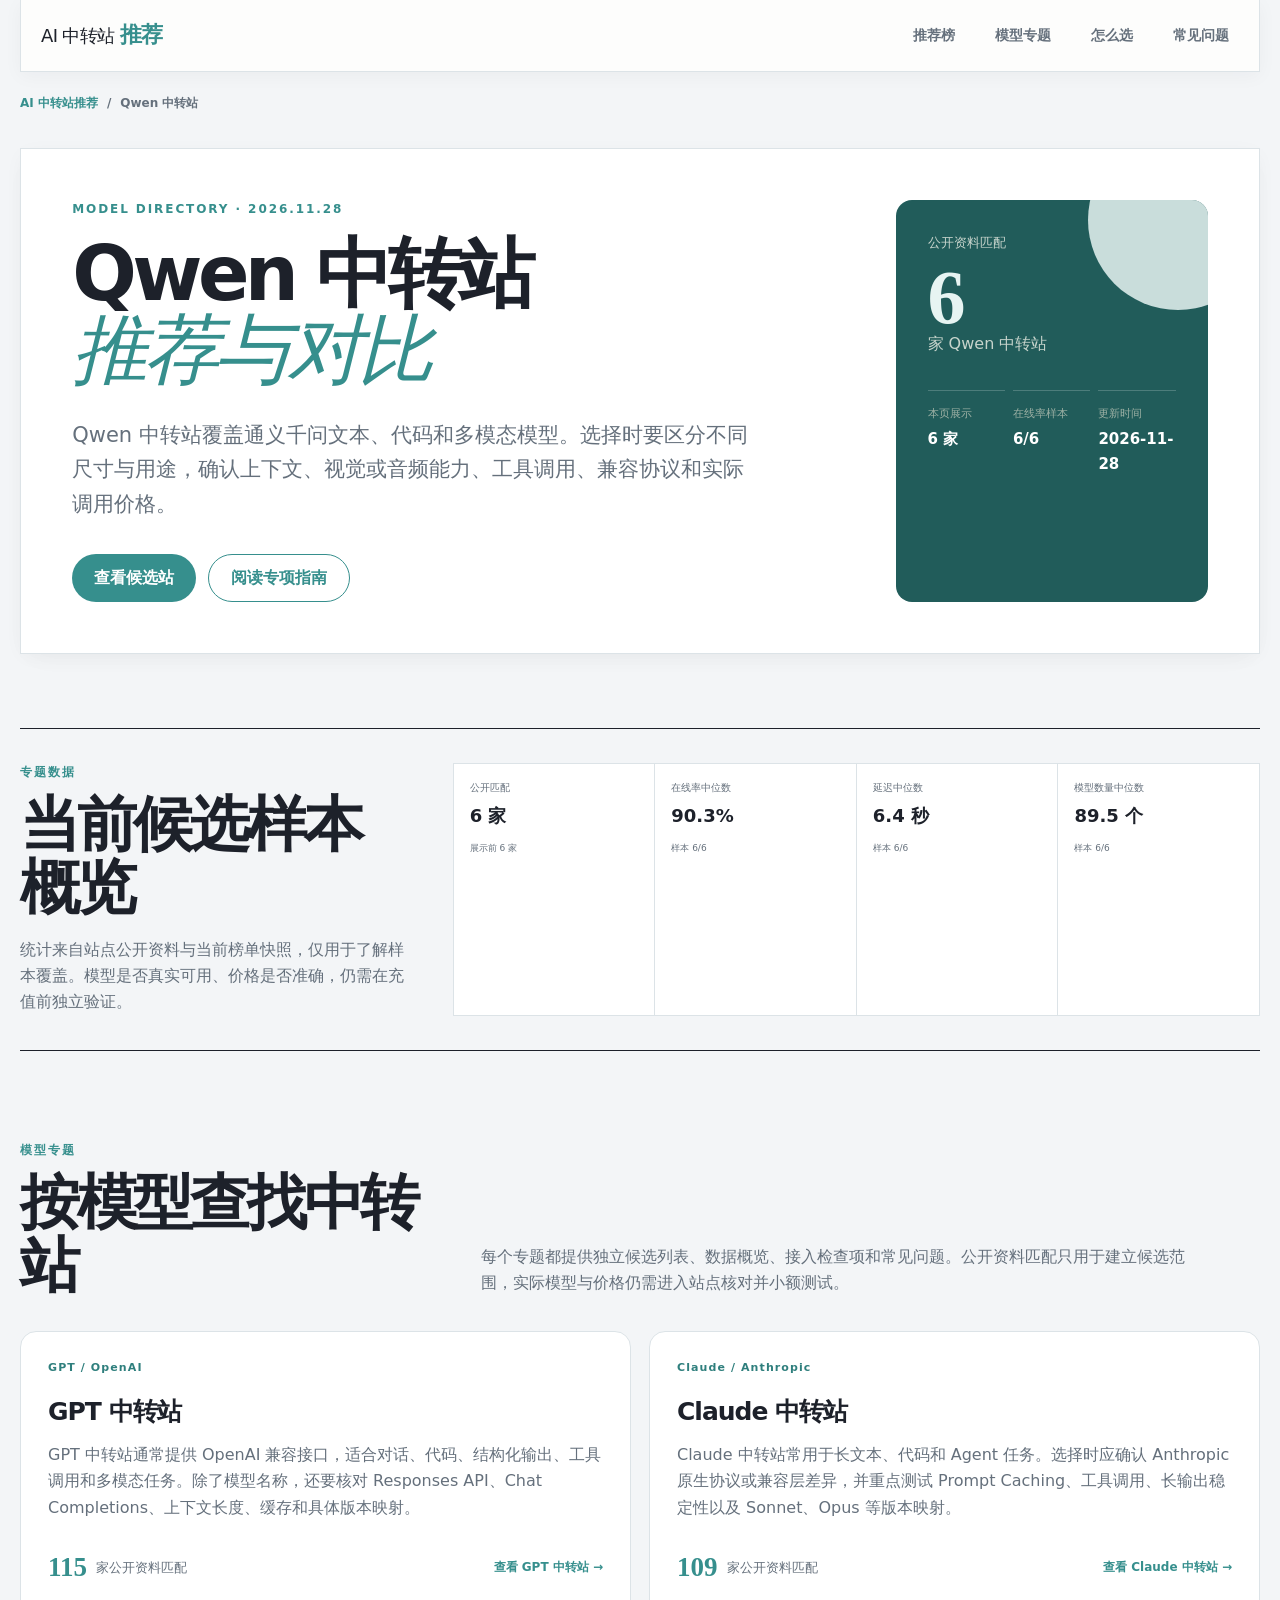
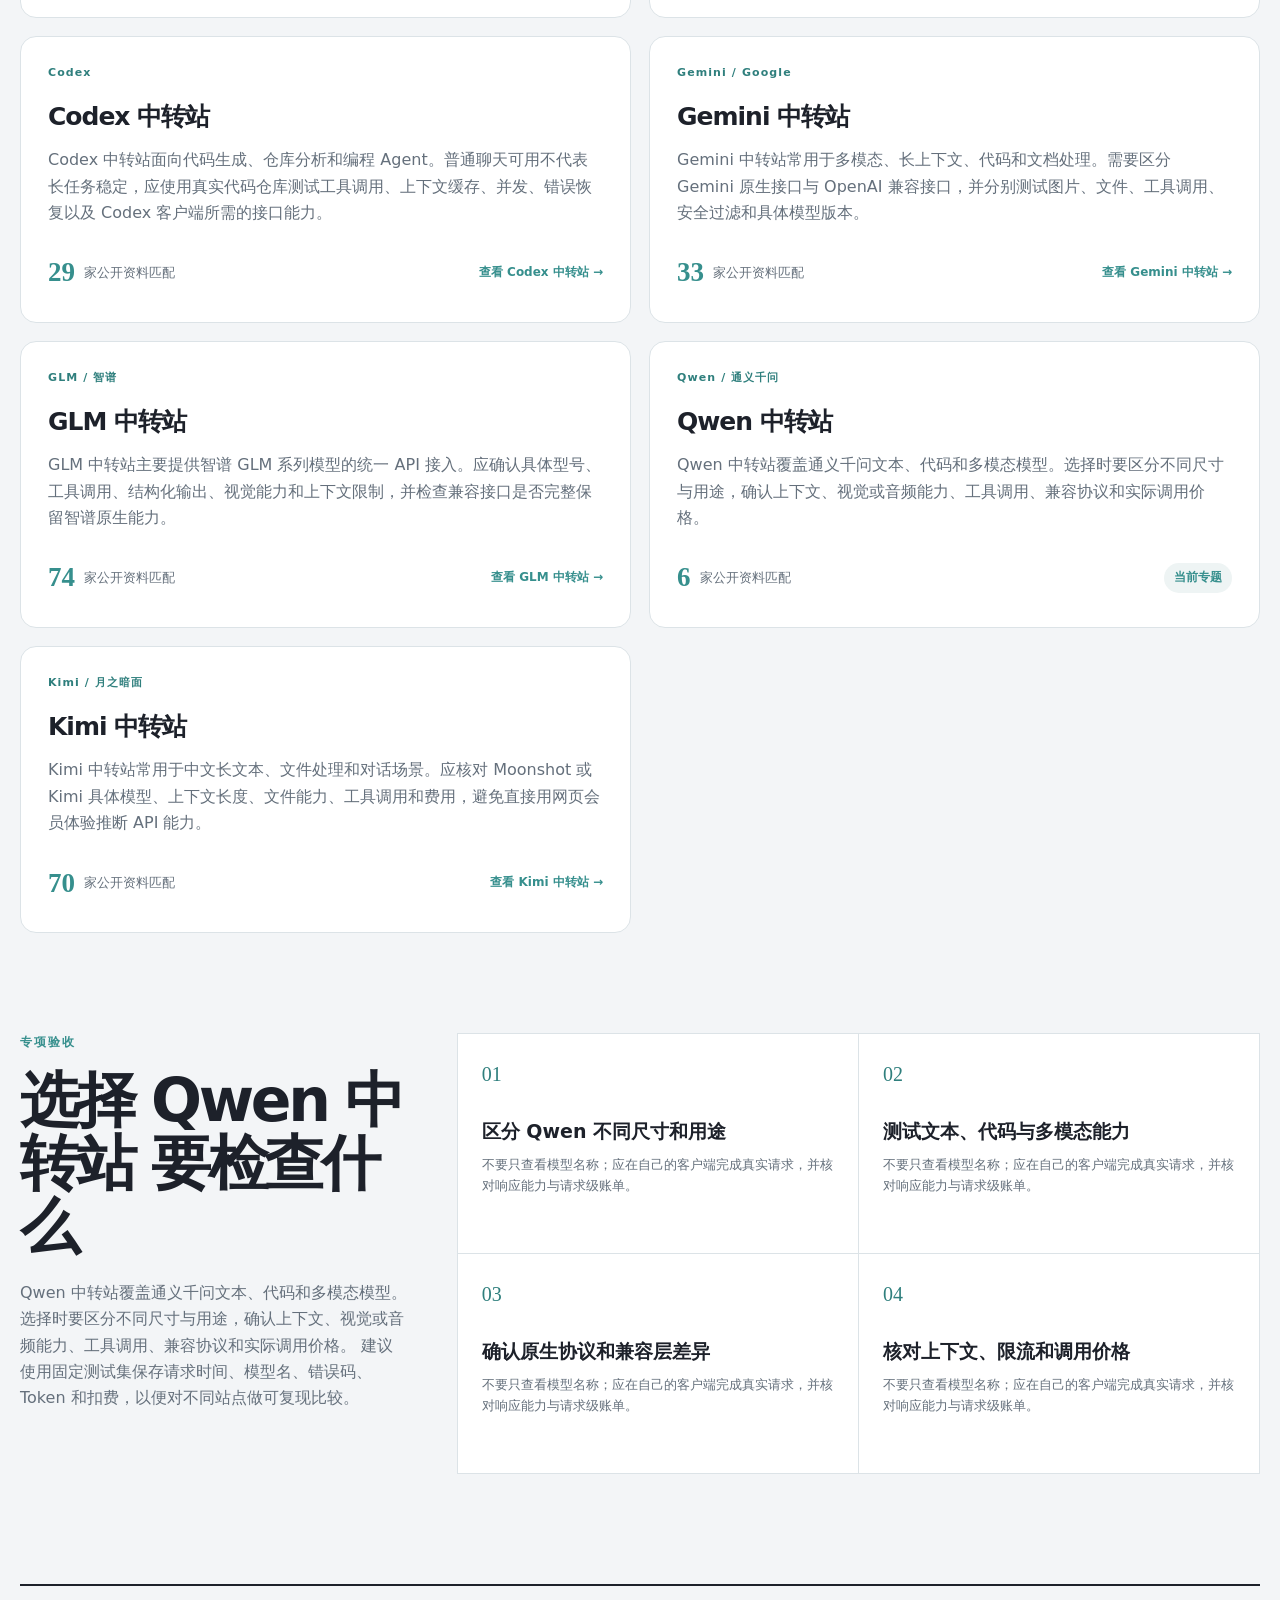
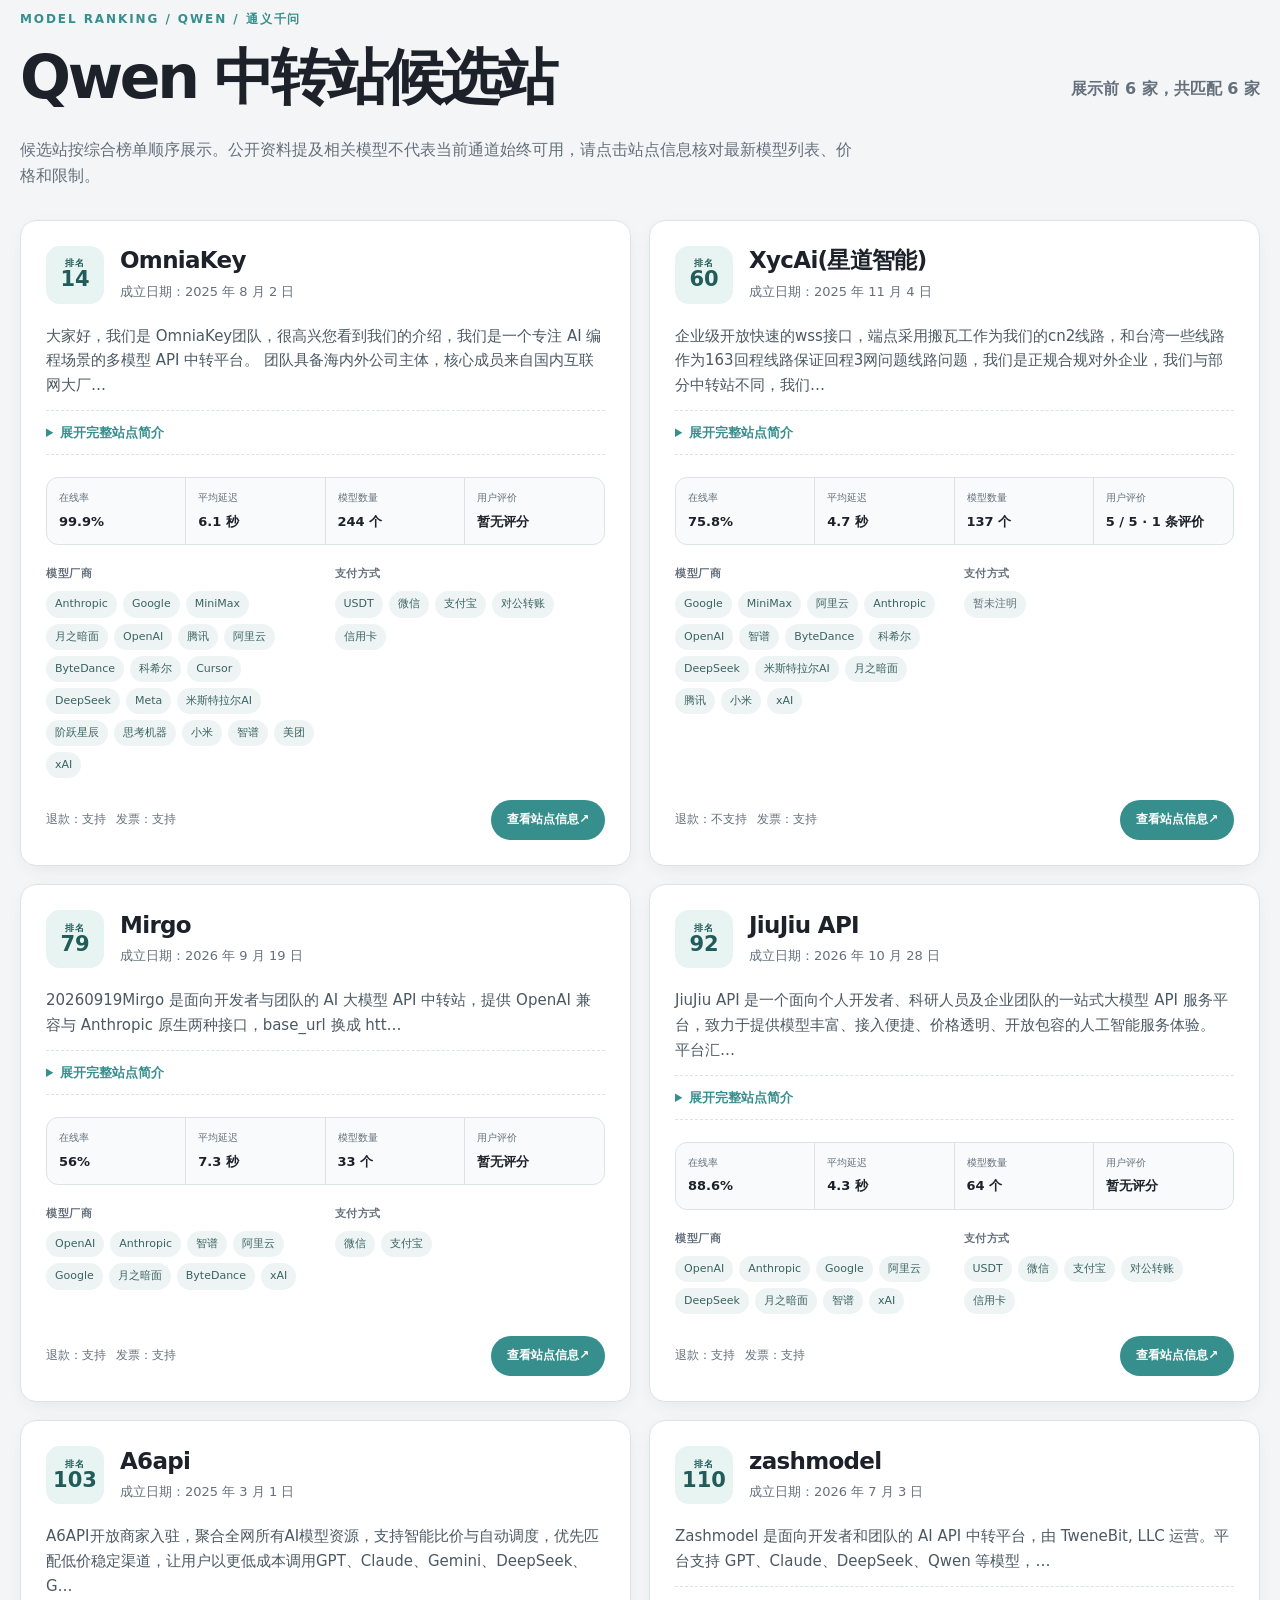
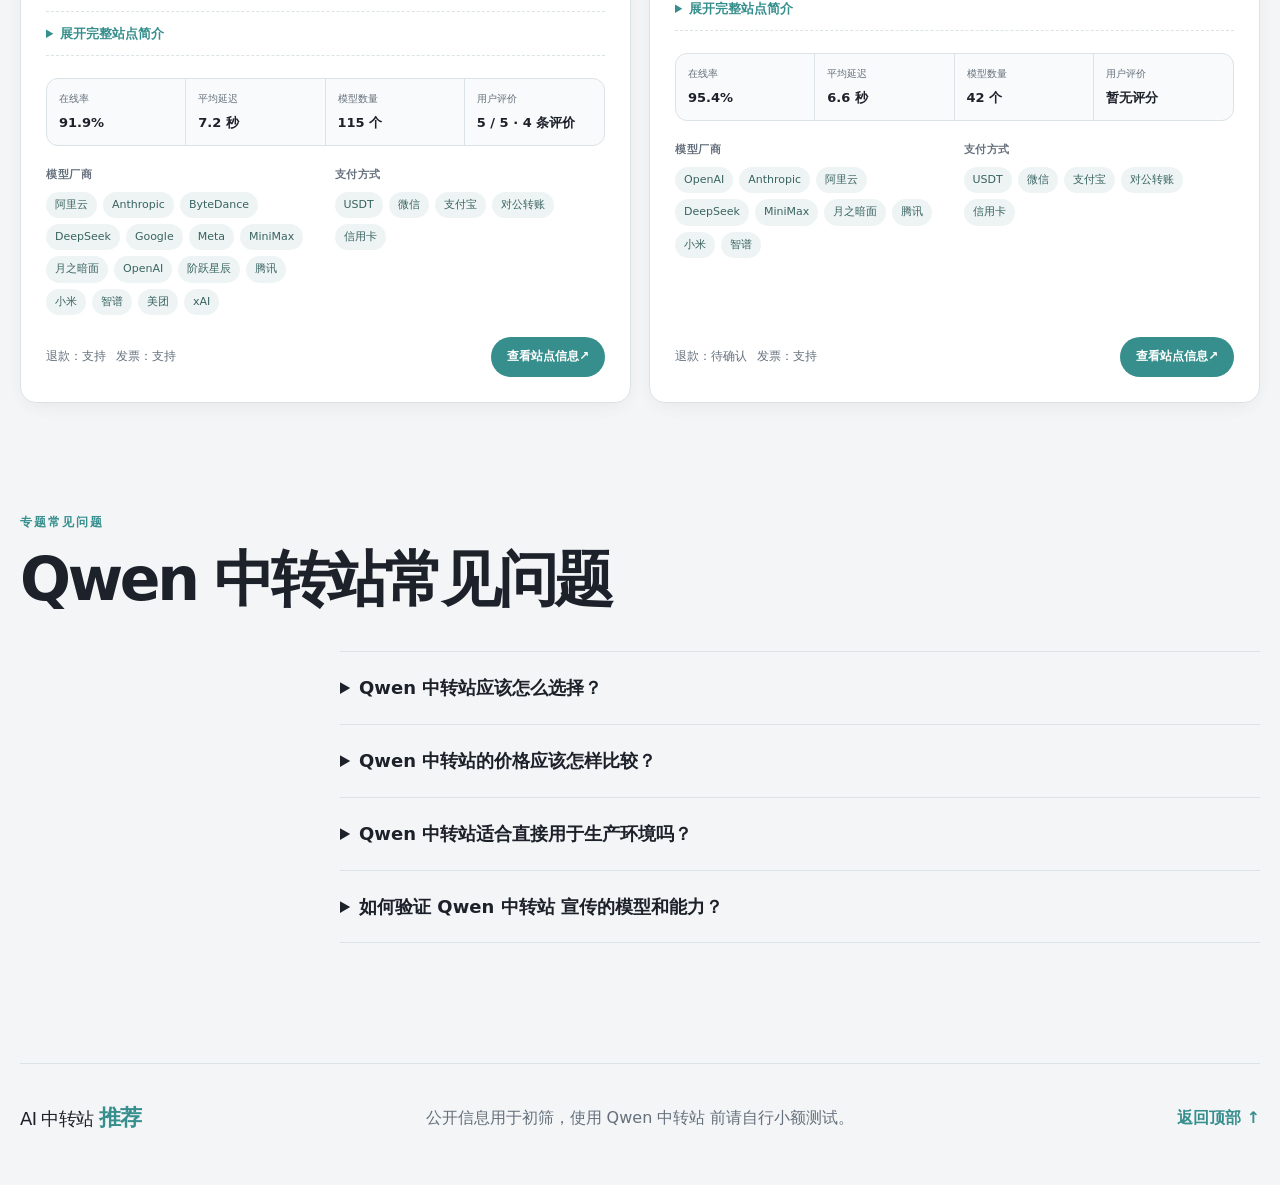
<file: qwen-zhongzhuanzhan/index.html>
<!doctype html><html lang="zh-CN"><head><meta charset="utf-8" /><meta name="viewport" content="width=device-width, initial-scale=1" /><title>Qwen 中转站推荐｜6 家 AI API 中转站对比</title><meta name="description" content="Qwen 中转站专题收录 6 家公开资料相关的 AI API 中转站，对比在线率、延迟、模型数量和服务信息，并提供接入验证、计费与安全选择指南。" /><meta name="robots" content="index, follow, max-image-preview:large, max-snippet:-1" /><meta name="theme-color" content="#f3f5f7" /><meta property="og:type" content="website" /><meta property="og:title" content="Qwen 中转站推荐｜6 家 AI API 中转站对比" /><meta property="og:description" content="Qwen 中转站专题收录 6 家公开资料相关的 AI API 中转站，对比在线率、延迟、模型数量和服务信息，并提供接入验证、计费与安全选择指南。" /><meta property="og:url" content="https://aizhongzhuanzhan.github.io/qwen-zhongzhuanzhan/" /><meta property="og:site_name" content="AI 中转站推荐" /><meta property="og:locale" content="zh_CN" /><meta property="og:image" content="https://aizhongzhuanzhan.github.io/assets/og-image.svg" /><meta name="twitter:card" content="summary_large_image" /><meta name="twitter:title" content="Qwen 中转站推荐｜6 家 AI API 中转站对比" /><meta name="twitter:description" content="Qwen 中转站专题收录 6 家公开资料相关的 AI API 中转站，对比在线率、延迟、模型数量和服务信息，并提供接入验证、计费与安全选择指南。" /><meta name="twitter:image" content="https://aizhongzhuanzhan.github.io/assets/og-image.svg" /><link rel="canonical" href="https://aizhongzhuanzhan.github.io/qwen-zhongzhuanzhan/" /><link rel="alternate" hreflang="zh-CN" href="https://aizhongzhuanzhan.github.io/qwen-zhongzhuanzhan/" /><link rel="icon" href="../assets/favicon.svg" type="image/svg+xml" /><link rel="stylesheet" href="../assets/styles.min.css" /><script type="application/ld+json">{"@context":"https://schema.org","@graph":[{"@type":"WebSite","@id":"https://aizhongzhuanzhan.github.io/#website","url":"https://aizhongzhuanzhan.github.io/","name":"AI 中转站推荐","inLanguage":"zh-CN"},{"@type":"CollectionPage","@id":"https://aizhongzhuanzhan.github.io/qwen-zhongzhuanzhan/#webpage","url":"https://aizhongzhuanzhan.github.io/qwen-zhongzhuanzhan/","name":"Qwen 中转站推荐｜6 家 AI API 中转站对比","description":"Qwen 中转站专题收录 6 家公开资料相关的 AI API 中转站，对比在线率、延迟、模型数量和服务信息，并提供接入验证、计费与安全选择指南。","dateModified":"2026-11-28","inLanguage":"zh-CN","isPartOf":{"@id":"https://aizhongzhuanzhan.github.io/#website"},"breadcrumb":{"@id":"https://aizhongzhuanzhan.github.io/qwen-zhongzhuanzhan/#breadcrumb"},"mainEntity":{"@id":"https://aizhongzhuanzhan.github.io/qwen-zhongzhuanzhan/#ranking"}},{"@type":"BreadcrumbList","@id":"https://aizhongzhuanzhan.github.io/qwen-zhongzhuanzhan/#breadcrumb","itemListElement":[{"@type":"ListItem","position":1,"name":"AI 中转站推荐","item":"https://aizhongzhuanzhan.github.io/"},{"@type":"ListItem","position":2,"name":"Qwen 中转站","item":"https://aizhongzhuanzhan.github.io/qwen-zhongzhuanzhan/"}]},{"@type":"ItemList","@id":"https://aizhongzhuanzhan.github.io/qwen-zhongzhuanzhan/#ranking","name":"Qwen 中转站候选列表","numberOfItems":6,"itemListOrder":"https://schema.org/ItemListOrderAscending","itemListElement":[{"@type":"ListItem","position":1,"item":{"@type":"Service","name":"OmniaKey","url":"https://www.hvoyai.com/sites/omniakeycom/","description":"综合排名第 14；成立日期 2025-08-02；在线率 99.9%；平均延迟 6.1 秒；收录模型 244 个；退款政策：支持；发票政策：支持。"}},{"@type":"ListItem","position":2,"item":{"@type":"Service","name":"XycAi(星道智能)","url":"https://www.hvoyai.com/sites/xycaius/","description":"综合排名第 60；成立日期 2025-11-04；在线率 75.8%；平均延迟 4.7 秒；收录模型 137 个；用户评分 5/5（1 条评价）；退款政策：不支持；发票政策：支持。"}},{"@type":"ListItem","position":3,"item":{"@type":"Service","name":"Mirgo","url":"https://www.hvoyai.com/sites/mirgotop/","description":"综合排名第 79；成立日期 2026-09-19；在线率 56%；平均延迟 7.3 秒；收录模型 33 个；退款政策：支持；发票政策：支持。"}},{"@type":"ListItem","position":4,"item":{"@type":"Service","name":"JiuJiu API","url":"https://www.hvoyai.com/sites/jiujiuapicom/","description":"综合排名第 92；成立日期 2026-10-28；在线率 88.6%；平均延迟 4.3 秒；收录模型 64 个；退款政策：支持；发票政策：支持。"}},{"@type":"ListItem","position":5,"item":{"@type":"Service","name":"A6api","url":"https://www.hvoyai.com/sites/a6apiai/","description":"综合排名第 103；成立日期 2025-03-01；在线率 91.9%；平均延迟 7.2 秒；收录模型 115 个；用户评分 5/5（4 条评价）；退款政策：支持；发票政策：支持。"}},{"@type":"ListItem","position":6,"item":{"@type":"Service","name":"zashmodel","url":"https://www.hvoyai.com/sites/zashmodelcom/","description":"综合排名第 110；成立日期 2026-07-03；在线率 95.4%；平均延迟 6.6 秒；收录模型 42 个；发票政策：支持。"}}]},{"@type":"FAQPage","@id":"https://aizhongzhuanzhan.github.io/qwen-zhongzhuanzhan/#faq","mainEntity":[{"@type":"Question","name":"Qwen 中转站应该怎么选择？","acceptedAnswer":{"@type":"Answer","text":"先确认候选站明确支持所需模型和接口，再用自己的真实任务测试流式输出、工具调用、上下文、成功率和账单。重点完成：区分 Qwen 不同尺寸和用途；测试文本、代码与多模态能力；确认原生协议和兼容层差异；核对上下文、限流和调用价格。不要只依据首页价格或一次短对话决定长期使用。"}},{"@type":"Question","name":"Qwen 中转站的价格应该怎样比较？","acceptedAnswer":{"@type":"Answer","text":"统一换算人民币充值比例、输入价格、输出价格、缓存读写、模型倍率和用户分组倍率，再复算一条实际请求。面板显示为美元不代表等同官方美元，低倍率也不代表所有模型和渠道采用相同价格。"}},{"@type":"Question","name":"Qwen 中转站适合直接用于生产环境吗？","acceptedAnswer":{"@type":"Answer","text":"个人学习和能够随时迁移的任务可以先小额测试。生产环境还要评估数据隐私、运营主体、日志政策、限流、故障公告和备用供应商；涉及敏感数据或强 SLA 时，应优先考虑官方 API 或可签约的企业服务。"}},{"@type":"Question","name":"如何验证 Qwen 中转站 宣传的模型和能力？","acceptedAnswer":{"@type":"Answer","text":"使用固定测试集核对模型标识、上下文、流式响应、工具调用和账单模型名，并完成专项验证：区分 Qwen 不同尺寸和用途；测试文本、代码与多模态能力；确认原生协议和兼容层差异；核对上下文、限流和调用价格。模型自报身份不能作为证据，关键能力缺失或账单无法复算时应暂停继续充值。"}}]}]}</script><script>var _hmt = _hmt || [];(function() {var hm = document.createElement("script");hm.src = "https://hm.baidu.com/hm.js?a95d0c92950541b137908250283f3d91";var s = document.getElementsByTagName("script")[0];s.parentNode.insertBefore(hm, s);})();</script></head><body><a class="skip-link" href="#main">跳到主要内容</a><header class="topbar"><a class="wordmark" href="../" aria-label="AI 中转站推荐首页"><span>AI 中转站</span><strong>推荐</strong></a><nav aria-label="主要导航"><a href="../#ranking">推荐榜</a><a href="../#topics">模型专题</a><a href="../#guide">怎么选</a><a href="../#faq">常见问题</a></nav></header><main id="main"><nav class="breadcrumbs" aria-label="面包屑"><a href="../">AI 中转站推荐</a><span aria-hidden="true">/</span><span aria-current="page">Qwen 中转站</span></nav><section class="hero topic-hero"><div class="hero__copy"><p class="eyebrow">MODEL DIRECTORY · 2026.11.28</p><h1>Qwen 中转站<br /><em>推荐与对比</em></h1><p class="hero-copy">Qwen 中转站覆盖通义千问文本、代码和多模态模型。选择时要区分不同尺寸与用途，确认上下文、视觉或音频能力、工具调用、兼容协议和实际调用价格。</p><div class="hero-actions"><a href="#topic-ranking">查看候选站</a><a href="#topic-guide">阅读专项指南</a></div></div><aside class="hero__panel" aria-label="专题概览"><p>公开资料匹配</p><strong>6</strong><span>家 Qwen 中转站</span><dl><div><dt>本页展示</dt><dd>6 家</dd></div><div><dt>在线率样本</dt><dd>6/6</dd></div><div><dt>更新时间</dt><dd>2026-11-28</dd></div></dl></aside></section><section class="topic-overview" aria-labelledby="topic-overview-title"><div><p class="section-kicker">专题数据</p><h2 id="topic-overview-title">当前候选样本概览</h2><p>统计来自站点公开资料与当前榜单快照，仅用于了解样本覆盖。模型是否真实可用、价格是否准确，仍需在充值前独立验证。</p></div><dl class="topic-stat-grid"><div><dt>公开匹配</dt><dd>6 家</dd><small>展示前 6 家</small></div><div><dt>在线率中位数</dt><dd>90.3%</dd><small>样本 6/6</small></div><div><dt>延迟中位数</dt><dd>6.4 秒</dd><small>样本 6/6</small></div><div><dt>模型数量中位数</dt><dd>89.5 个</dd><small>样本 6/6</small></div></dl></section><section class="topic-directory" id="topics" aria-labelledby="topics-title"><div class="topic-directory__head"><div><p class="section-kicker">模型专题</p><h2 id="topics-title">按模型查找中转站</h2></div><p>每个专题都提供独立候选列表、数据概览、接入检查项和常见问题。公开资料匹配只用于建立候选范围，实际模型与价格仍需进入站点核对并小额测试。</p></div><div class="topic-directory__grid"><article><span>GPT / OpenAI</span><h3>GPT 中转站</h3><p>GPT 中转站通常提供 OpenAI 兼容接口，适合对话、代码、结构化输出、工具调用和多模态任务。除了模型名称，还要核对 Responses API、Chat Completions、上下文长度、缓存和具体版本映射。</p><div><strong>115</strong><small>家公开资料匹配</small><a href="/gpt-zhongzhuanzhan/">查看 GPT 中转站 →</a></div></article><article><span>Claude / Anthropic</span><h3>Claude 中转站</h3><p>Claude 中转站常用于长文本、代码和 Agent 任务。选择时应确认 Anthropic 原生协议或兼容层差异，并重点测试 Prompt Caching、工具调用、长输出稳定性以及 Sonnet、Opus 等版本映射。</p><div><strong>109</strong><small>家公开资料匹配</small><a href="/claude-zhongzhuanzhan/">查看 Claude 中转站 →</a></div></article><article><span>Codex</span><h3>Codex 中转站</h3><p>Codex 中转站面向代码生成、仓库分析和编程 Agent。普通聊天可用不代表长任务稳定，应使用真实代码仓库测试工具调用、上下文缓存、并发、错误恢复以及 Codex 客户端所需的接口能力。</p><div><strong>29</strong><small>家公开资料匹配</small><a href="/codex-zhongzhuanzhan/">查看 Codex 中转站 →</a></div></article><article><span>Gemini / Google</span><h3>Gemini 中转站</h3><p>Gemini 中转站常用于多模态、长上下文、代码和文档处理。需要区分 Gemini 原生接口与 OpenAI 兼容接口，并分别测试图片、文件、工具调用、安全过滤和具体模型版本。</p><div><strong>33</strong><small>家公开资料匹配</small><a href="/gemini-zhongzhuanzhan/">查看 Gemini 中转站 →</a></div></article><article><span>GLM / 智谱</span><h3>GLM 中转站</h3><p>GLM 中转站主要提供智谱 GLM 系列模型的统一 API 接入。应确认具体型号、工具调用、结构化输出、视觉能力和上下文限制，并检查兼容接口是否完整保留智谱原生能力。</p><div><strong>74</strong><small>家公开资料匹配</small><a href="/glm-zhongzhuanzhan/">查看 GLM 中转站 →</a></div></article><article><span>Qwen / 通义千问</span><h3>Qwen 中转站</h3><p>Qwen 中转站覆盖通义千问文本、代码和多模态模型。选择时要区分不同尺寸与用途，确认上下文、视觉或音频能力、工具调用、兼容协议和实际调用价格。</p><div><strong>6</strong><small>家公开资料匹配</small><span class="topic-directory__current" aria-current="page">当前专题</span></div></article><article><span>Kimi / 月之暗面</span><h3>Kimi 中转站</h3><p>Kimi 中转站常用于中文长文本、文件处理和对话场景。应核对 Moonshot 或 Kimi 具体模型、上下文长度、文件能力、工具调用和费用，避免直接用网页会员体验推断 API 能力。</p><div><strong>70</strong><small>家公开资料匹配</small><a href="/kimi-zhongzhuanzhan/">查看 Kimi 中转站 →</a></div></article></div></section><section class="topic-guide" id="topic-guide" aria-labelledby="topic-guide-title"><div><p class="section-kicker">专项验收</p><h2 id="topic-guide-title">选择 Qwen 中转站 要检查什么</h2><p>Qwen 中转站覆盖通义千问文本、代码和多模态模型。选择时要区分不同尺寸与用途，确认上下文、视觉或音频能力、工具调用、兼容协议和实际调用价格。 建议使用固定测试集保存请求时间、模型名、错误码、Token 和扣费，以便对不同站点做可复现比较。</p></div><div class="topic-focus-grid"><article><span>01</span><h3>区分 Qwen 不同尺寸和用途</h3><p>不要只查看模型名称；应在自己的客户端完成真实请求，并核对响应能力与请求级账单。</p></article><article><span>02</span><h3>测试文本、代码与多模态能力</h3><p>不要只查看模型名称；应在自己的客户端完成真实请求，并核对响应能力与请求级账单。</p></article><article><span>03</span><h3>确认原生协议和兼容层差异</h3><p>不要只查看模型名称；应在自己的客户端完成真实请求，并核对响应能力与请求级账单。</p></article><article><span>04</span><h3>核对上下文、限流和调用价格</h3><p>不要只查看模型名称；应在自己的客户端完成真实请求，并核对响应能力与请求级账单。</p></article></div></section><section class="ranking topic-ranking" id="topic-ranking" aria-labelledby="topic-ranking-title"><div class="ranking-head"><div><p>MODEL RANKING / Qwen / 通义千问</p><h2 id="topic-ranking-title">Qwen 中转站候选站</h2></div><p>展示前 6 家，共匹配 6 家</p></div><p class="ranking-note">候选站按综合榜单顺序展示。公开资料提及相关模型不代表当前通道始终可用，请点击站点信息核对最新模型列表、价格和限制。</p><div class="station-list"><article class="station-card" id="rank-14" aria-labelledby="station-14"><div class="station-card__head"><span class="rank-badge"><small>排名</small>14</span><div class="station-title"><h2 id="station-14"><a href="https://www.hvoyai.com/sites/omniakeycom/" target="_blank" rel="nofollow noopener" referrerpolicy="origin">OmniaKey</a></h2><p>成立日期：2025 年 8 月 2 日</p></div></div><p class="site-summary">大家好，我们是 OmniaKey团队，很高兴您看到我们的介绍，我们是一个专注 AI 编程场景的多模型 API 中转平台。 团队具备海内外公司主体，核心成员来自国内互联网大厂…</p><details class="site-intro"><summary>展开完整站点简介</summary><div class="site-intro__body"><p>大家好，我们是 OmniaKey团队，很高兴您看到我们的介绍，我们是一个专注 AI 编程场景的多模型 API 中转平台。</p><p>团队具备海内外公司主体，核心成员来自国内互联网大厂，如百度、字节、阿里，拥有多年研发与产品经验。</p><p>当前平台服务了上万名客户，数千名企业级客户，可开对公发票～</p><p>GPT、Claude、Gemini、Grok、GLM、Qwen 等主流模型我们均支持</p><p>给您介绍一下当前价格： - GPT 系列省 93% - Claude 系列省 80% - Gemini、Grok、GLM、Qwen 等模型也可按需切换</p><p>平台按量计费，无掺水，有的只是偶尔运营活动的降价</p><p>感谢您看到这里，有问题欢迎随时咨询官方的中文客服处理，谢谢～</p><p>官网：https://omniakey.com/zh 价格：https://omniakey.com/zh#pricing 注册：https://omniakey.com/zh/register 客服：https://t.me/OmniaKey</p></div></details><dl class="metric-grid"><div><dt>在线率</dt><dd>99.9%</dd></div><div><dt>平均延迟</dt><dd>6.1 秒</dd></div><div><dt>模型数量</dt><dd>244 个</dd></div><div><dt>用户评价</dt><dd>暂无评分</dd></div></dl><div class="station-meta"><div><h3>模型厂商</h3><div class="chip-list"><span class="chip">Anthropic</span><span class="chip">Google</span><span class="chip">MiniMax</span><span class="chip">月之暗面</span><span class="chip">OpenAI</span><span class="chip">腾讯</span><span class="chip">阿里云</span><span class="chip">ByteDance</span><span class="chip">科希尔</span><span class="chip">Cursor</span><span class="chip">DeepSeek</span><span class="chip">Meta</span><span class="chip">米斯特拉尔AI</span><span class="chip">阶跃星辰</span><span class="chip">思考机器</span><span class="chip">小米</span><span class="chip">智谱</span><span class="chip">美团</span><span class="chip">xAI</span></div></div><div><h3>支付方式</h3><div class="chip-list"><span class="chip">USDT</span><span class="chip">微信</span><span class="chip">支付宝</span><span class="chip">对公转账</span><span class="chip">信用卡</span></div></div></div><div class="station-card__foot"><p><span>退款：支持</span><span>发票：支持</span></p><a class="detail-link" href="https://www.hvoyai.com/sites/omniakeycom/" target="_blank" rel="nofollow noopener" referrerpolicy="origin" aria-label="查看 OmniaKey 的更多信息">查看站点信息 <span aria-hidden="true">↗</span></a></div></article><article class="station-card" id="rank-60" aria-labelledby="station-60"><div class="station-card__head"><span class="rank-badge"><small>排名</small>60</span><div class="station-title"><h2 id="station-60"><a href="https://www.hvoyai.com/sites/xycaius/" target="_blank" rel="nofollow noopener" referrerpolicy="origin">XycAi(星道智能)</a></h2><p>成立日期：2025 年 11 月 4 日</p></div></div><p class="site-summary">企业级开放快速的wss接口，端点采用搬瓦工作为我们的cn2线路，和台湾一些线路作为163回程线路保证回程3网问题线路问题，我们是正规合规对外企业，我们与部分中转站不同，我们…</p><details class="site-intro"><summary>展开完整站点简介</summary><div class="site-intro__body"><p>企业级开放快速的wss接口，端点采用搬瓦工作为我们的cn2线路，和台湾一些线路作为163回程线路保证回程3网问题线路问题，我们是正规合规对外企业，我们与部分中转站不同，我们是合法合规（有正规大模型备案号，正规出海的其他一些资质）可以解决企业软件安全审查中上家数据合规性问题以及税务问题，因为现在软件上架要求的颇多难点，支持gpt、opus、豆包、DeepSeek、千问、可灵等——文本、视频与多模态,统一在一个 OpenAI 兼容接口之后。</p></div></details><dl class="metric-grid"><div><dt>在线率</dt><dd>75.8%</dd></div><div><dt>平均延迟</dt><dd>4.7 秒</dd></div><div><dt>模型数量</dt><dd>137 个</dd></div><div><dt>用户评价</dt><dd>5 / 5 · 1 条评价</dd></div></dl><div class="station-meta"><div><h3>模型厂商</h3><div class="chip-list"><span class="chip">Google</span><span class="chip">MiniMax</span><span class="chip">阿里云</span><span class="chip">Anthropic</span><span class="chip">OpenAI</span><span class="chip">智谱</span><span class="chip">ByteDance</span><span class="chip">科希尔</span><span class="chip">DeepSeek</span><span class="chip">米斯特拉尔AI</span><span class="chip">月之暗面</span><span class="chip">腾讯</span><span class="chip">小米</span><span class="chip">xAI</span></div></div><div><h3>支付方式</h3><div class="chip-list"><span class="chip chip--quiet">暂未注明</span></div></div></div><div class="station-card__foot"><p><span>退款：不支持</span><span>发票：支持</span></p><a class="detail-link" href="https://www.hvoyai.com/sites/xycaius/" target="_blank" rel="nofollow noopener" referrerpolicy="origin" aria-label="查看 XycAi(星道智能) 的更多信息">查看站点信息 <span aria-hidden="true">↗</span></a></div></article><article class="station-card" id="rank-79" aria-labelledby="station-79"><div class="station-card__head"><span class="rank-badge"><small>排名</small>79</span><div class="station-title"><h2 id="station-79"><a href="https://www.hvoyai.com/sites/mirgotop/" target="_blank" rel="nofollow noopener" referrerpolicy="origin">Mirgo</a></h2><p>成立日期：2026 年 9 月 19 日</p></div></div><p class="site-summary">20260919Mirgo 是面向开发者与团队的 AI 大模型 API 中转站，提供 OpenAI 兼容与 Anthropic 原生两种接口，base_url 换成 htt…</p><details class="site-intro"><summary>展开完整站点简介</summary><div class="site-intro__body"><p>20260919Mirgo 是面向开发者与团队的 AI 大模型 API 中转站，提供 OpenAI 兼容与 Anthropic 原生两种接口，base_url 换成 https://mirgo.top 即可接入，无需自行注册或维护海外账号。</p><p>主要优势</p><p>模型齐全：在线 49 个模型，覆盖 Claude 全系（Fable 5/5.1、Opus 4.6–5.5、Sonnet 4.6/5/5.5、Haiku 4.5）、GPT 与 Codex 高端系列（GPT-5.6-sol/terra、GPT-6-astra、GPT-6-sol、GPT-6.1-sol）、DeepSeek 全系、GLM-5.2/5.3、Kimi-K3/K3.1、Qwen3.8-Max、MiniMax-M3、混元 HY3/HY4、mimo 系列；另有 Seedance 2.0/2.5 视频生成与 GPT-Image 2.5、Seedream 5.0、Nano Banana 等生图模型。</p><p>分组清晰：Codex-plus、Codex-pro、企业专线、Kiro正价、CCMAX普通、国模统一分组、高缓存 DeepSeek 等，按场景独立调优；支持 auto 自动选路，单一线路波动时自动避让。</p><p>长上下文：Claude 全系单请求 200K。</p><p>服务特点</p><p>完全兼容 OpenAI 协议，改一行 base_url 即可迁移；同时支持 Anthropic 原生 /v1/messages。</p><p>支持流式与非流式、Function Calling、多模态。全站 HTTPS，邮箱注册即可用。</p><p>价格公开实时可查：https://mirgo.top/api/pricing</p><p>价格</p><p>按量计费，起充 ¥58，充多少送多少（¥988 到账 1038），支持支付宝、微信。</p><p>参考单价（每百万 token 输入/输出）：deepseek-v4-pro $0.68/$2.02；glm-5.3 $1.20/$4.20；claude-opus-5-5 $0.45/$2.25（Kiro正价分组）。</p><p>稳定性</p><p>多线路冗余，单一上游故障可通过分组切换或 auto 自动避让；服务器 7×24 运行，每 30 分钟自动巡查货源余额、调用日志与服务器健康状态。</p><p>售后</p><p>视频与生图任务失败自动全额退款；未消耗余额可联系客服按比例处理。人工响应 QQ：3933216581（交流群 2155081253）。</p></div></details><dl class="metric-grid"><div><dt>在线率</dt><dd>56%</dd></div><div><dt>平均延迟</dt><dd>7.3 秒</dd></div><div><dt>模型数量</dt><dd>33 个</dd></div><div><dt>用户评价</dt><dd>暂无评分</dd></div></dl><div class="station-meta"><div><h3>模型厂商</h3><div class="chip-list"><span class="chip">OpenAI</span><span class="chip">Anthropic</span><span class="chip">智谱</span><span class="chip">阿里云</span><span class="chip">Google</span><span class="chip">月之暗面</span><span class="chip">ByteDance</span><span class="chip">xAI</span></div></div><div><h3>支付方式</h3><div class="chip-list"><span class="chip">微信</span><span class="chip">支付宝</span></div></div></div><div class="station-card__foot"><p><span>退款：支持</span><span>发票：支持</span></p><a class="detail-link" href="https://www.hvoyai.com/sites/mirgotop/" target="_blank" rel="nofollow noopener" referrerpolicy="origin" aria-label="查看 Mirgo 的更多信息">查看站点信息 <span aria-hidden="true">↗</span></a></div></article><article class="station-card" id="rank-92" aria-labelledby="station-92"><div class="station-card__head"><span class="rank-badge"><small>排名</small>92</span><div class="station-title"><h2 id="station-92"><a href="https://www.hvoyai.com/sites/jiujiuapicom/" target="_blank" rel="nofollow noopener" referrerpolicy="origin">JiuJiu API</a></h2><p>成立日期：2026 年 10 月 28 日</p></div></div><p class="site-summary">JiuJiu API 是一个面向个人开发者、科研人员及企业团队的一站式大模型 API 服务平台，致力于提供模型丰富、接入便捷、价格透明、开放包容的人工智能服务体验。 平台汇…</p><details class="site-intro"><summary>展开完整站点简介</summary><div class="site-intro__body"><p>JiuJiu API 是一个面向个人开发者、科研人员及企业团队的一站式大模型 API 服务平台，致力于提供模型丰富、接入便捷、价格透明、开放包容的人工智能服务体验。</p><p>平台汇聚 GPT、Claude、Gemini、Grok、DeepSeek、Kimi、GLM、Qwen 等全球主流大模型，支持 120+ 模型统一接入，覆盖智能对话、深度推理、代码开发、图像生成等多元应用场景。开发者仅需一个 API Key，即可调用不同模型，原生兼容 OpenAI Chat / Responses、Anthropic Messages 及 Gemini 等主流接口协议，并支持 Claude Code、Codex、cc-haha 等开发工具。</p><p>平台坚持透明、灵活的计费原则，采用 1 元兑换 1 美元平台额度 的计费方式，提供多样化的高性价比模型渠道。</p></div></details><dl class="metric-grid"><div><dt>在线率</dt><dd>88.6%</dd></div><div><dt>平均延迟</dt><dd>4.3 秒</dd></div><div><dt>模型数量</dt><dd>64 个</dd></div><div><dt>用户评价</dt><dd>暂无评分</dd></div></dl><div class="station-meta"><div><h3>模型厂商</h3><div class="chip-list"><span class="chip">OpenAI</span><span class="chip">Anthropic</span><span class="chip">Google</span><span class="chip">阿里云</span><span class="chip">DeepSeek</span><span class="chip">月之暗面</span><span class="chip">智谱</span><span class="chip">xAI</span></div></div><div><h3>支付方式</h3><div class="chip-list"><span class="chip">USDT</span><span class="chip">微信</span><span class="chip">支付宝</span><span class="chip">对公转账</span><span class="chip">信用卡</span></div></div></div><div class="station-card__foot"><p><span>退款：支持</span><span>发票：支持</span></p><a class="detail-link" href="https://www.hvoyai.com/sites/jiujiuapicom/" target="_blank" rel="nofollow noopener" referrerpolicy="origin" aria-label="查看 JiuJiu API 的更多信息">查看站点信息 <span aria-hidden="true">↗</span></a></div></article><article class="station-card" id="rank-103" aria-labelledby="station-103"><div class="station-card__head"><span class="rank-badge"><small>排名</small>103</span><div class="station-title"><h2 id="station-103"><a href="https://www.hvoyai.com/sites/a6apiai/" target="_blank" rel="nofollow noopener" referrerpolicy="origin">A6api</a></h2><p>成立日期：2025 年 3 月 1 日</p></div></div><p class="site-summary">A6API开放商家入驻，聚合全网所有AI模型资源，支持智能比价与自动调度，优先匹配低价稳定渠道，让用户以更低成本调用GPT、Claude、Gemini、DeepSeek、G…</p><details class="site-intro"><summary>展开完整站点简介</summary><div class="site-intro__body"><p>A6API开放商家入驻，聚合全网所有AI模型资源，支持智能比价与自动调度，优先匹配低价稳定渠道，让用户以更低成本调用GPT、Claude、Gemini、DeepSeek、Grok、Qwen、Kimi、豆包、Llama、Midjourney、Suno等全网AI模型。</p></div></details><dl class="metric-grid"><div><dt>在线率</dt><dd>91.9%</dd></div><div><dt>平均延迟</dt><dd>7.2 秒</dd></div><div><dt>模型数量</dt><dd>115 个</dd></div><div><dt>用户评价</dt><dd>5 / 5 · 4 条评价</dd></div></dl><div class="station-meta"><div><h3>模型厂商</h3><div class="chip-list"><span class="chip">阿里云</span><span class="chip">Anthropic</span><span class="chip">ByteDance</span><span class="chip">DeepSeek</span><span class="chip">Google</span><span class="chip">Meta</span><span class="chip">MiniMax</span><span class="chip">月之暗面</span><span class="chip">OpenAI</span><span class="chip">阶跃星辰</span><span class="chip">腾讯</span><span class="chip">小米</span><span class="chip">智谱</span><span class="chip">美团</span><span class="chip">xAI</span></div></div><div><h3>支付方式</h3><div class="chip-list"><span class="chip">USDT</span><span class="chip">微信</span><span class="chip">支付宝</span><span class="chip">对公转账</span><span class="chip">信用卡</span></div></div></div><div class="station-card__foot"><p><span>退款：支持</span><span>发票：支持</span></p><a class="detail-link" href="https://www.hvoyai.com/sites/a6apiai/" target="_blank" rel="nofollow noopener" referrerpolicy="origin" aria-label="查看 A6api 的更多信息">查看站点信息 <span aria-hidden="true">↗</span></a></div></article><article class="station-card" id="rank-110" aria-labelledby="station-110"><div class="station-card__head"><span class="rank-badge"><small>排名</small>110</span><div class="station-title"><h2 id="station-110"><a href="https://www.hvoyai.com/sites/zashmodelcom/" target="_blank" rel="nofollow noopener" referrerpolicy="origin">zashmodel</a></h2><p>成立日期：2026 年 7 月 3 日</p></div></div><p class="site-summary">Zashmodel 是面向开发者和团队的 AI API 中转平台，由 TweneBit, LLC 运营。平台支持 GPT、Claude、DeepSeek、Qwen 等模型，…</p><details class="site-intro"><summary>展开完整站点简介</summary><div class="site-intro__body"><p>Zashmodel 是面向开发者和团队的 AI API 中转平台，由 TweneBit, LLC 运营。平台支持 GPT、Claude、DeepSeek、Qwen 等模型，可接入 Codex、Claude Code 等常用开发工具。服务以美元按实际用量计费，用户可以在模型广场查看各线路的价格，并在控制台管理 API Key、查询请求记录和费用明细。</p></div></details><dl class="metric-grid"><div><dt>在线率</dt><dd>95.4%</dd></div><div><dt>平均延迟</dt><dd>6.6 秒</dd></div><div><dt>模型数量</dt><dd>42 个</dd></div><div><dt>用户评价</dt><dd>暂无评分</dd></div></dl><div class="station-meta"><div><h3>模型厂商</h3><div class="chip-list"><span class="chip">OpenAI</span><span class="chip">Anthropic</span><span class="chip">阿里云</span><span class="chip">DeepSeek</span><span class="chip">MiniMax</span><span class="chip">月之暗面</span><span class="chip">腾讯</span><span class="chip">小米</span><span class="chip">智谱</span></div></div><div><h3>支付方式</h3><div class="chip-list"><span class="chip">USDT</span><span class="chip">微信</span><span class="chip">支付宝</span><span class="chip">对公转账</span><span class="chip">信用卡</span></div></div></div><div class="station-card__foot"><p><span>退款：待确认</span><span>发票：支持</span></p><a class="detail-link" href="https://www.hvoyai.com/sites/zashmodelcom/" target="_blank" rel="nofollow noopener" referrerpolicy="origin" aria-label="查看 zashmodel 的更多信息">查看站点信息 <span aria-hidden="true">↗</span></a></div></article></div></section><section class="faq-section topic-faq" id="faq" aria-labelledby="topic-faq-title"><div class="section-kicker">专题常见问题</div><h2 id="topic-faq-title">Qwen 中转站常见问题</h2><div class="faq-list"><details class="faq-item"><summary>Qwen 中转站应该怎么选择？</summary><div class="faq-answer"><p>先确认候选站明确支持所需模型和接口，再用自己的真实任务测试流式输出、工具调用、上下文、成功率和账单。重点完成：区分 Qwen 不同尺寸和用途；测试文本、代码与多模态能力；确认原生协议和兼容层差异；核对上下文、限流和调用价格。不要只依据首页价格或一次短对话决定长期使用。</p></div></details><details class="faq-item"><summary>Qwen 中转站的价格应该怎样比较？</summary><div class="faq-answer"><p>统一换算人民币充值比例、输入价格、输出价格、缓存读写、模型倍率和用户分组倍率，再复算一条实际请求。面板显示为美元不代表等同官方美元，低倍率也不代表所有模型和渠道采用相同价格。</p></div></details><details class="faq-item"><summary>Qwen 中转站适合直接用于生产环境吗？</summary><div class="faq-answer"><p>个人学习和能够随时迁移的任务可以先小额测试。生产环境还要评估数据隐私、运营主体、日志政策、限流、故障公告和备用供应商；涉及敏感数据或强 SLA 时，应优先考虑官方 API 或可签约的企业服务。</p></div></details><details class="faq-item"><summary>如何验证 Qwen 中转站 宣传的模型和能力？</summary><div class="faq-answer"><p>使用固定测试集核对模型标识、上下文、流式响应、工具调用和账单模型名，并完成专项验证：区分 Qwen 不同尺寸和用途；测试文本、代码与多模态能力；确认原生协议和兼容层差异；核对上下文、限流和调用价格。模型自报身份不能作为证据，关键能力缺失或账单无法复算时应暂停继续充值。</p></div></details></div></section></main><footer class="footer"><a class="wordmark" href="../"><span>AI 中转站</span><strong>推荐</strong></a><p>公开信息用于初筛，使用 Qwen 中转站 前请自行小额测试。</p><a href="#main">返回顶部 ↑</a></footer></body></html>
</file>
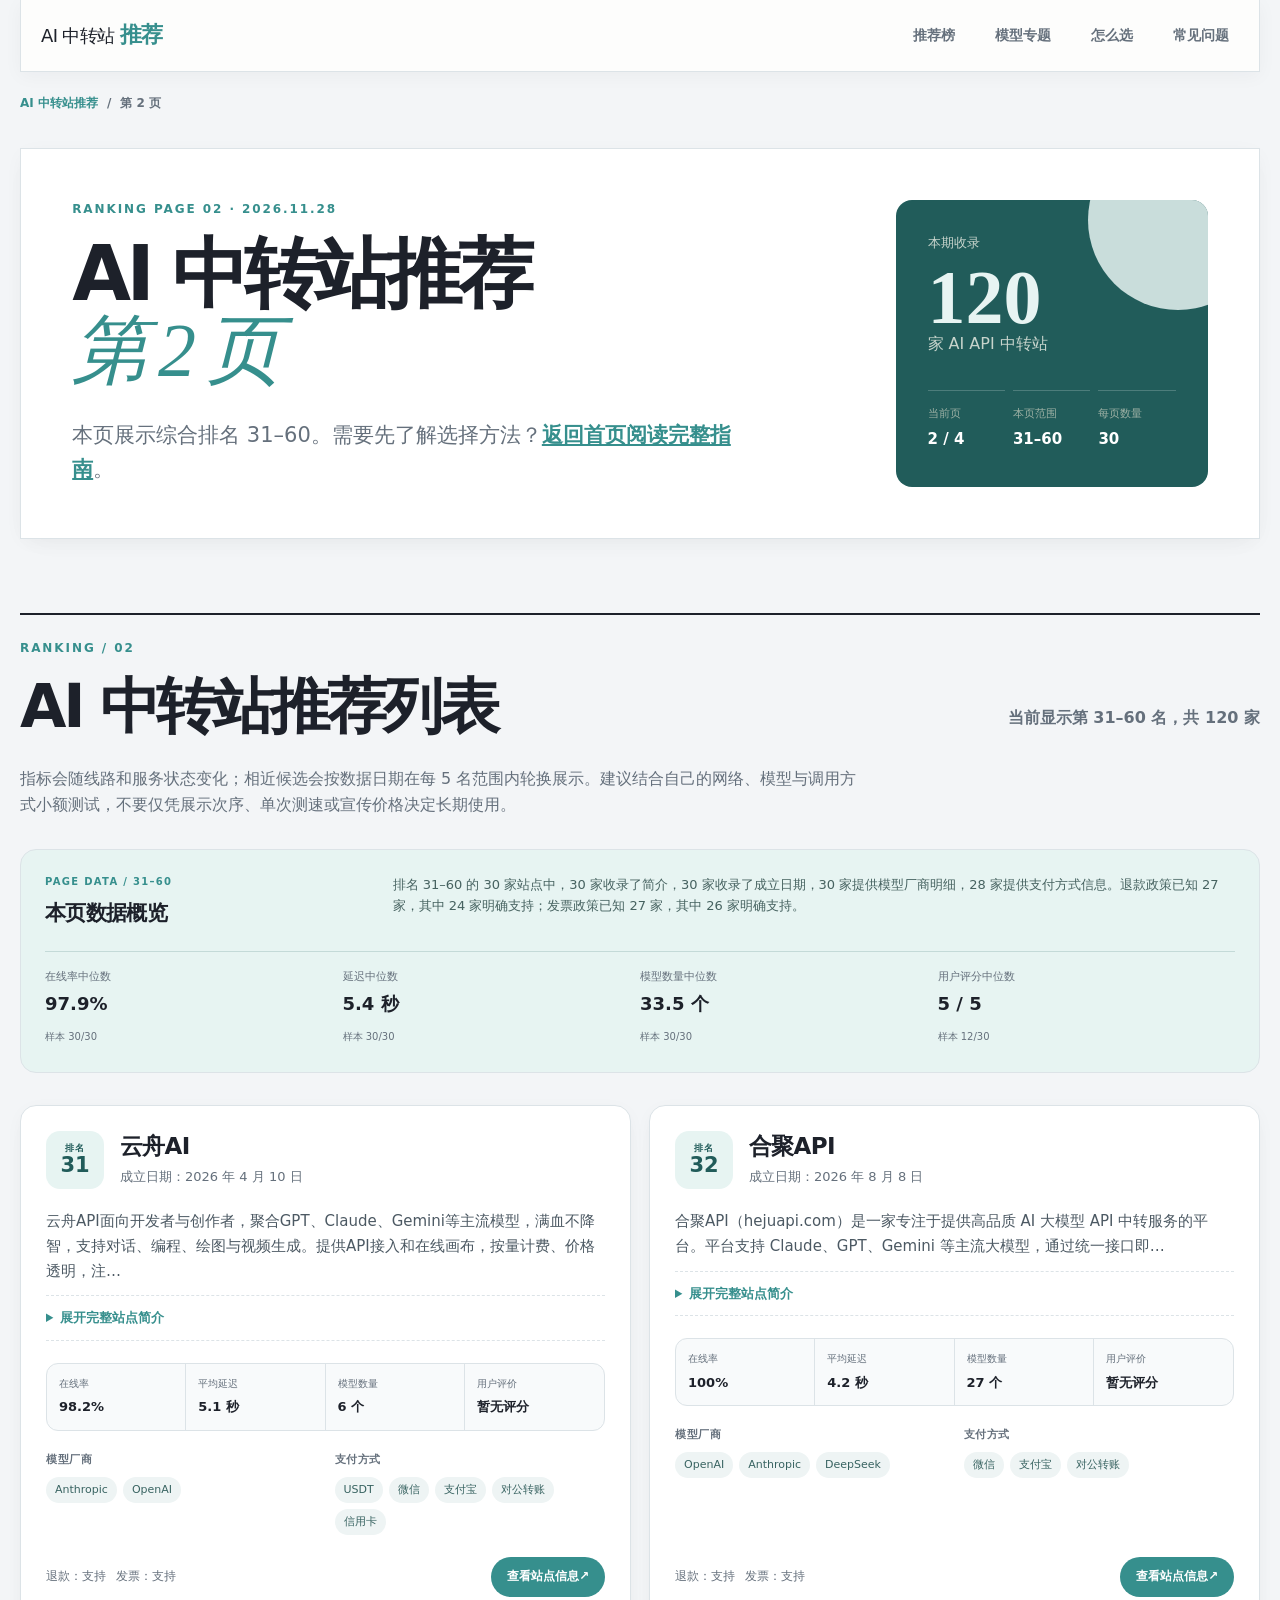
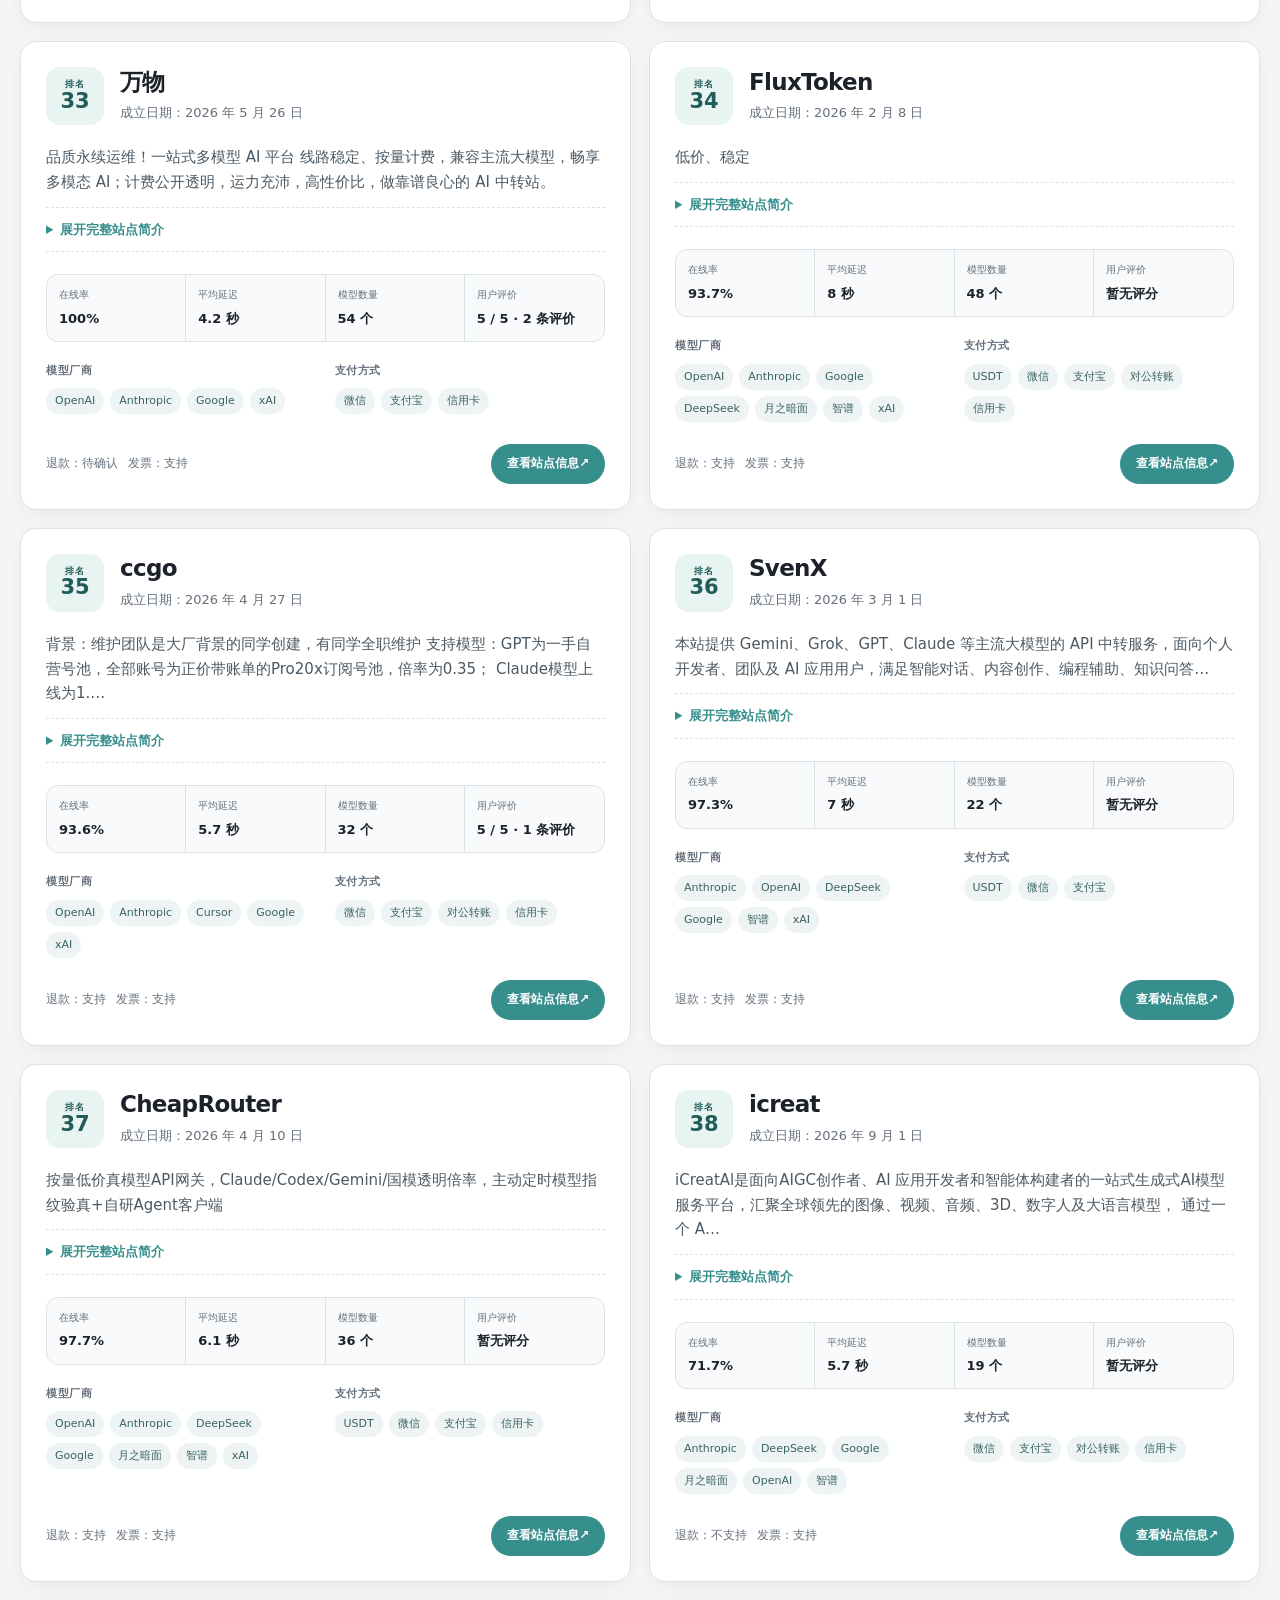
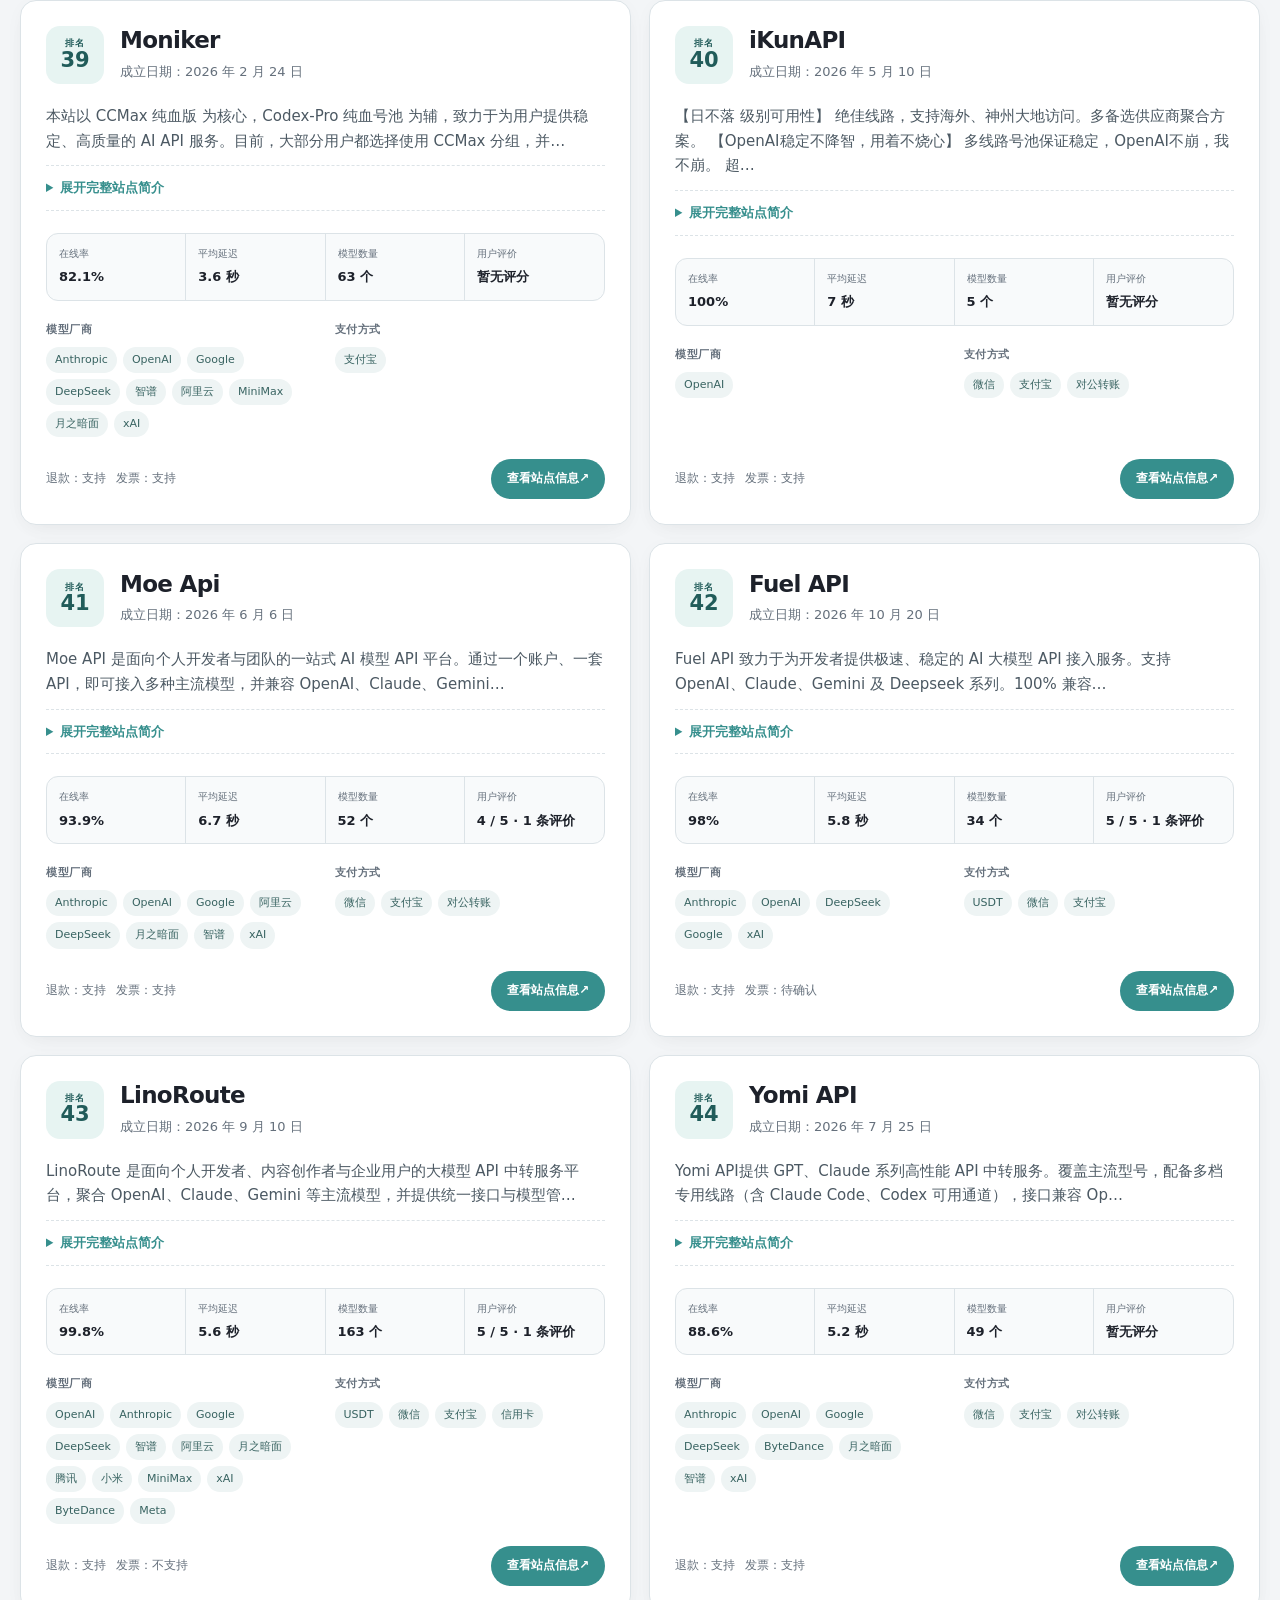
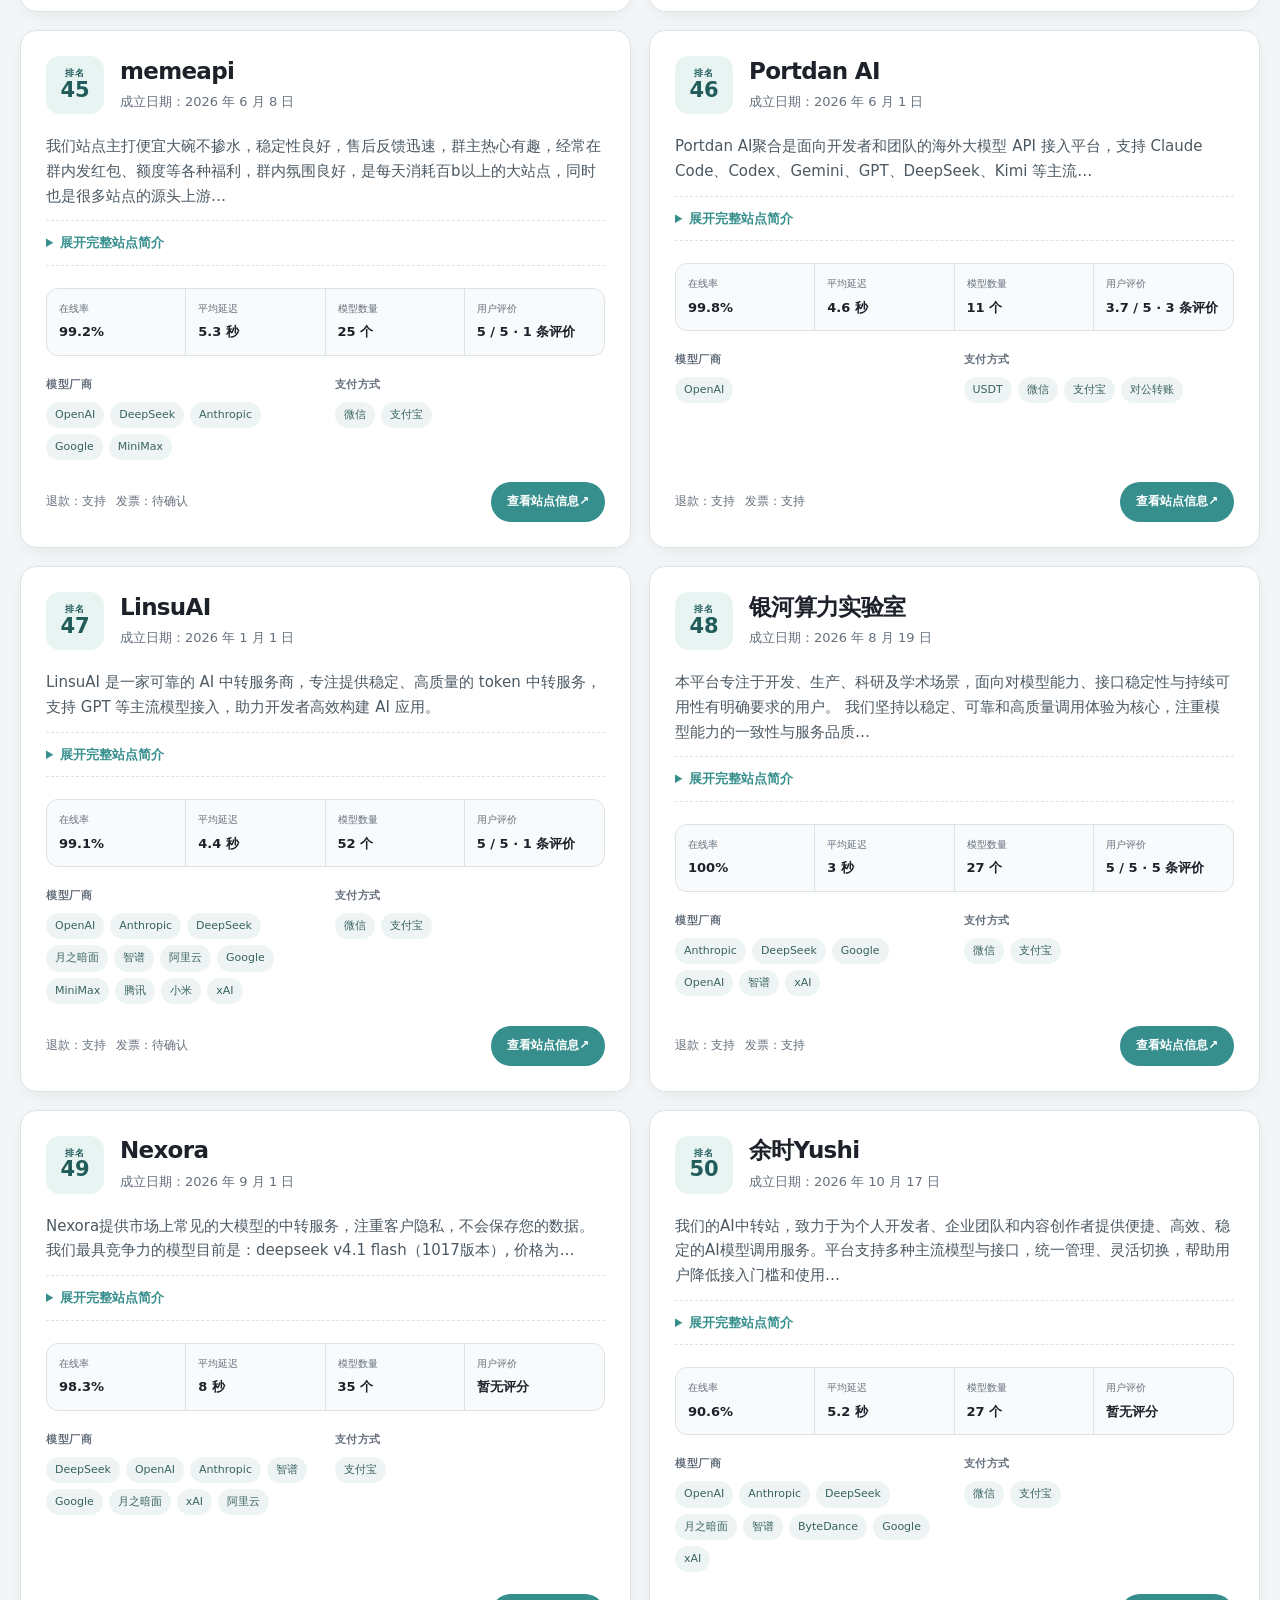
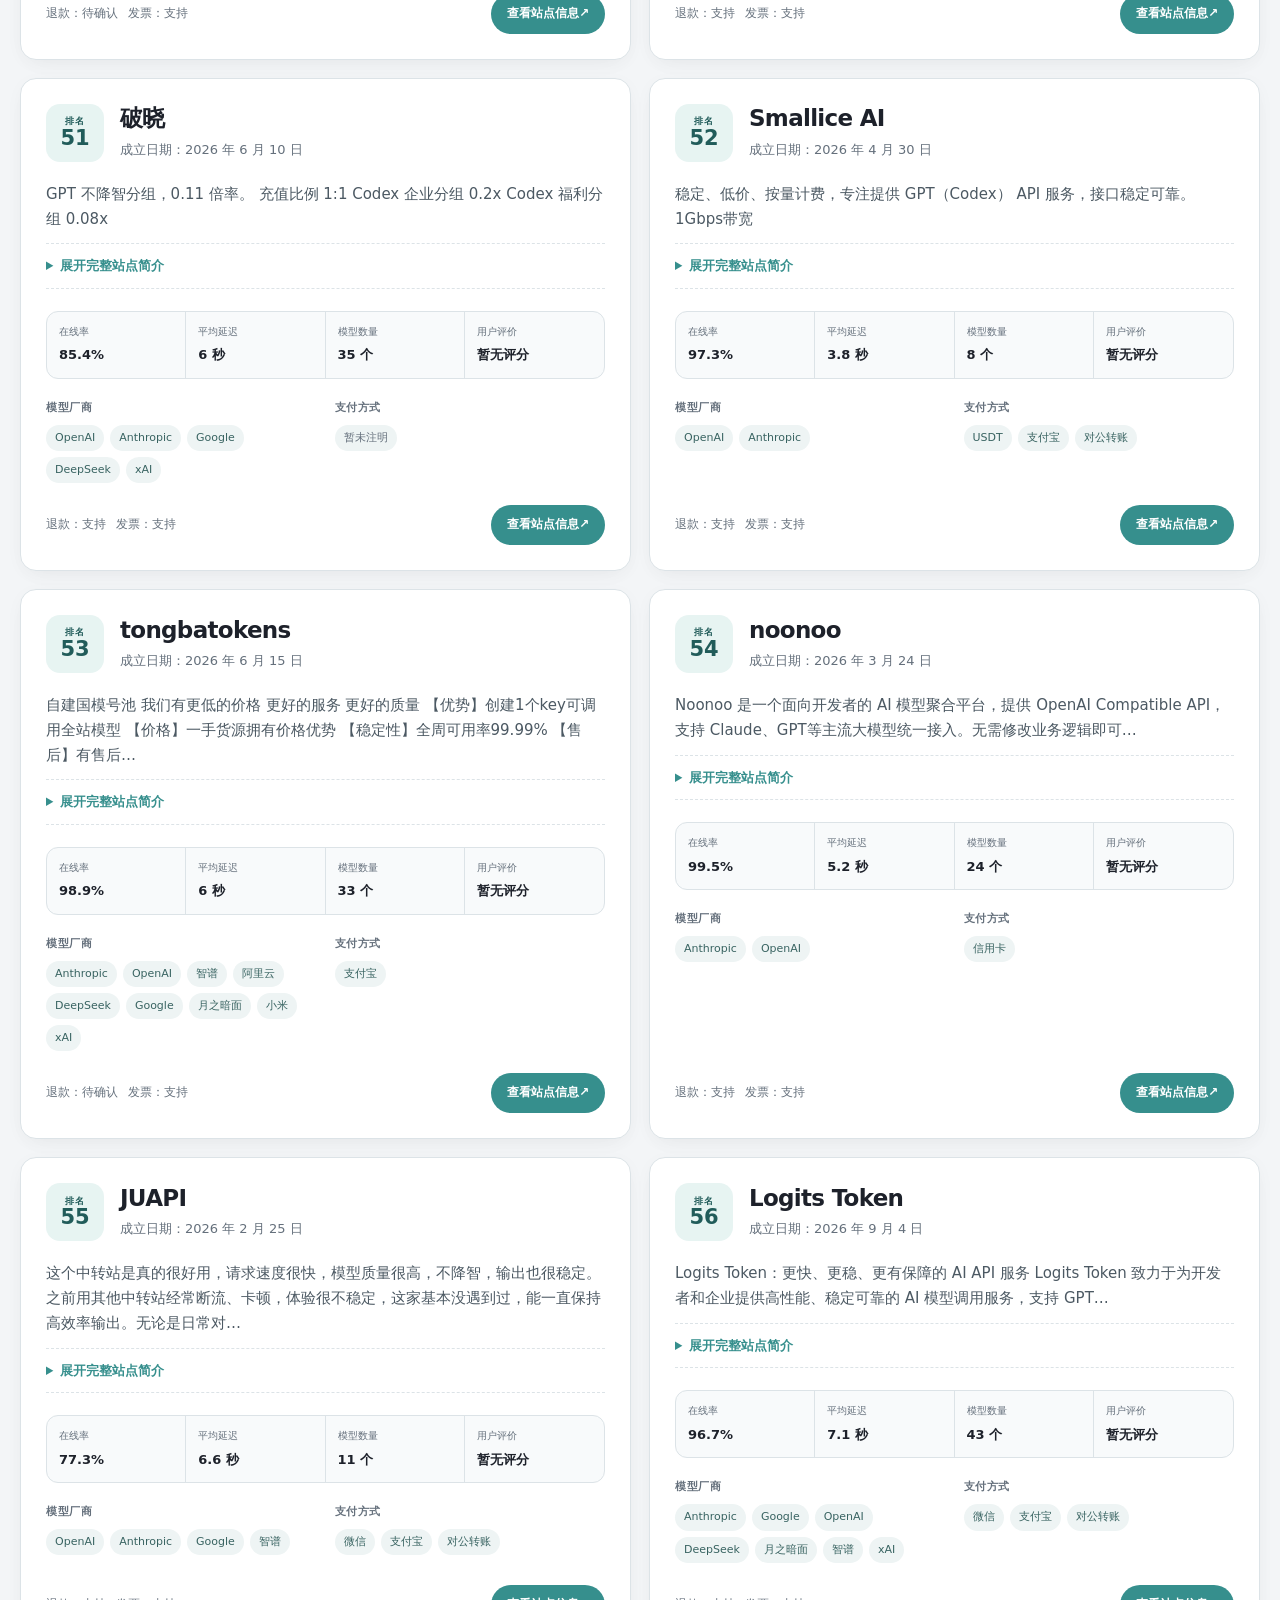
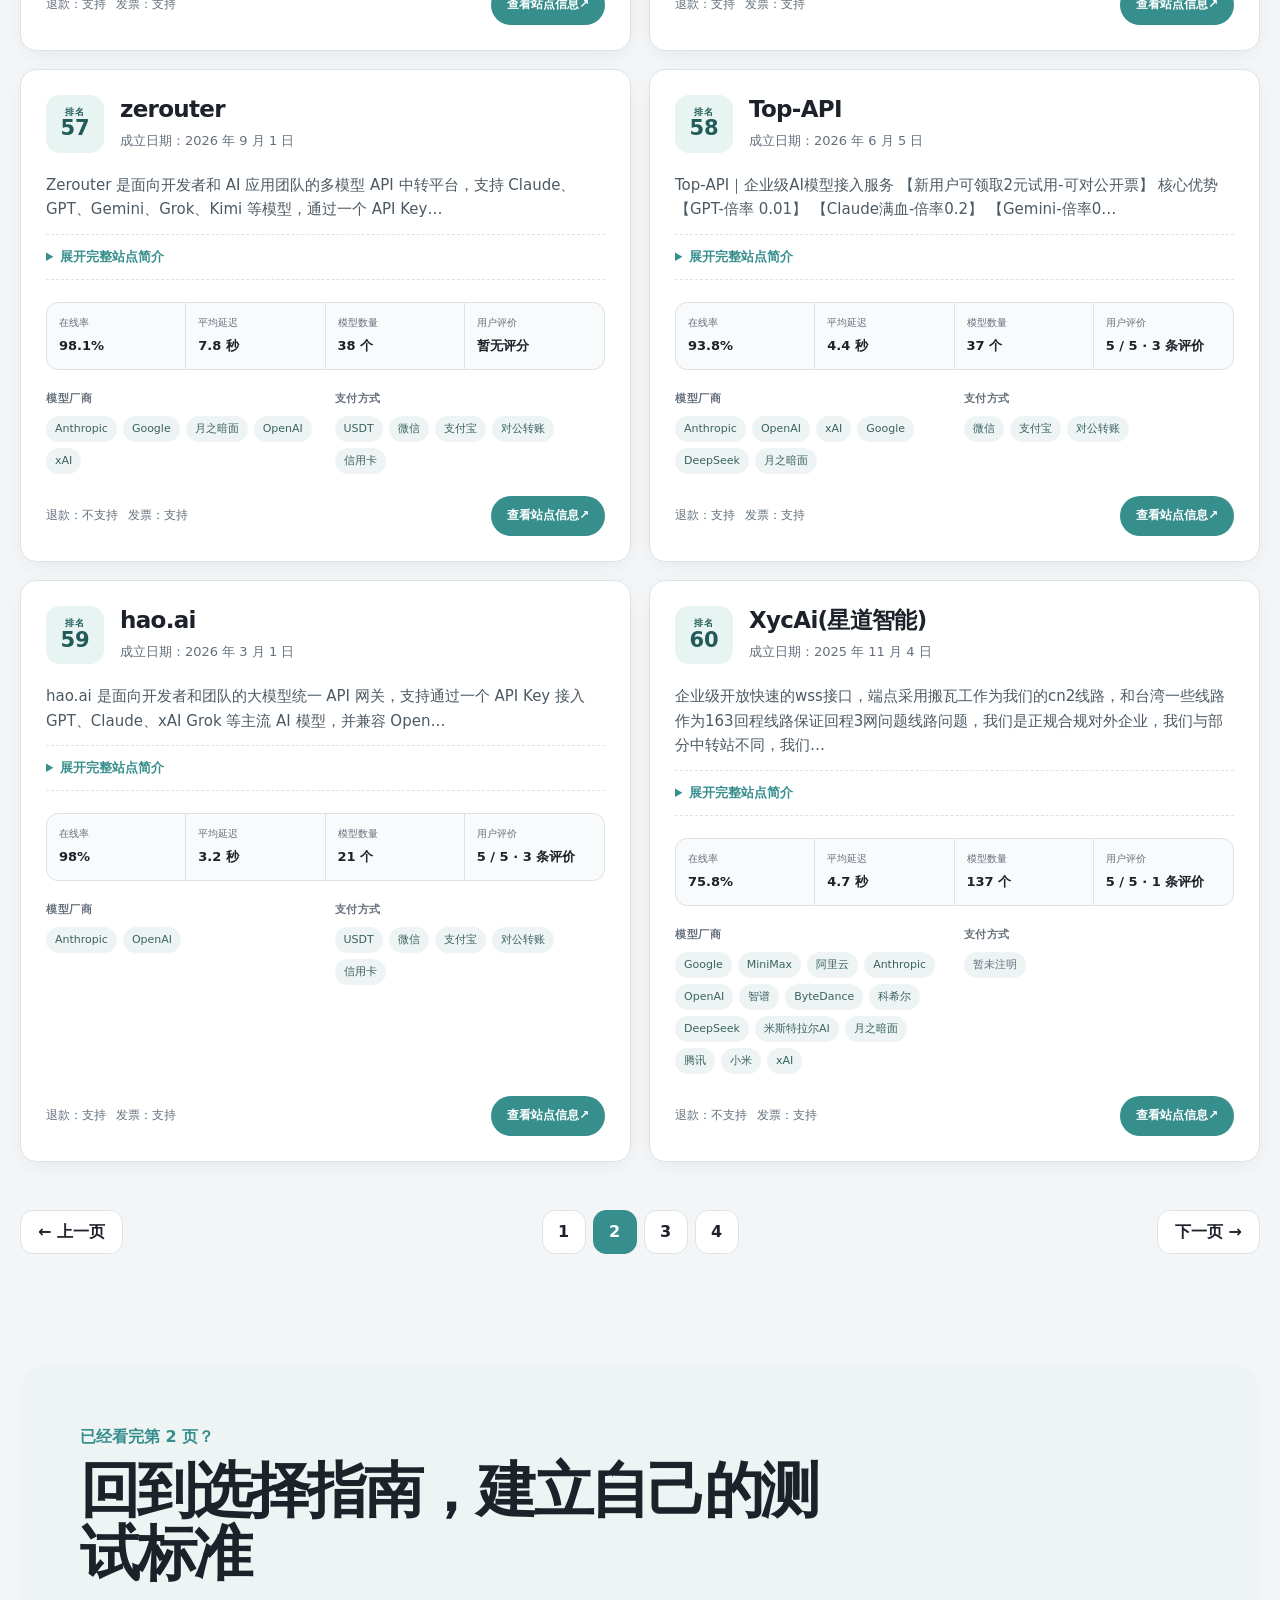
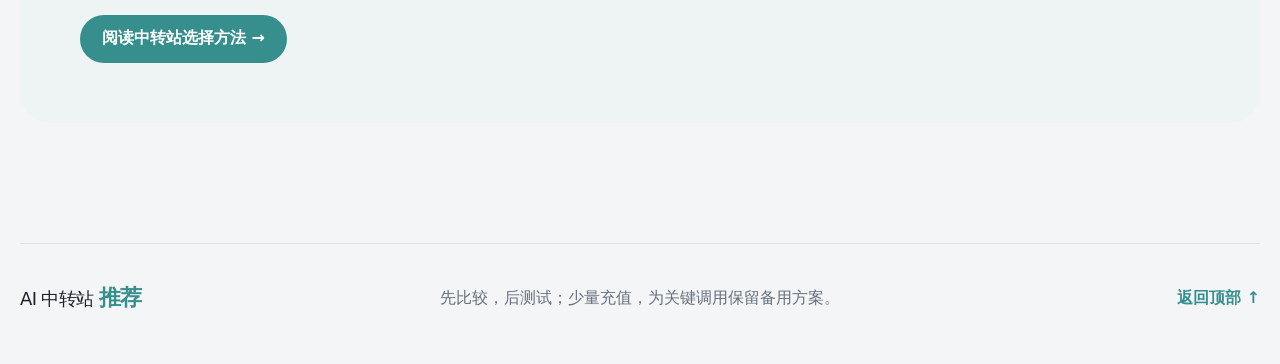
<file: page/2/index.html>
<!doctype html><html lang="zh-CN"><head><meta charset="utf-8" /><meta name="viewport" content="width=device-width, initial-scale=1" /><title>AI 中转站推荐第 2 页｜排名 31–60</title><meta name="description" content="AI 中转站推荐第 2 页，查看排名 31 至 60 的 AI API 中转站简介、成立日期、在线率、延迟、模型数量、用户评分和服务信息。" /><meta name="robots" content="index, follow, max-image-preview:large, max-snippet:-1" /><meta name="theme-color" content="#f3f5f7" /><meta property="og:type" content="website" /><meta property="og:title" content="AI 中转站推荐第 2 页｜排名 31–60" /><meta property="og:description" content="AI 中转站推荐第 2 页，查看排名 31 至 60 的 AI API 中转站简介、成立日期、在线率、延迟、模型数量、用户评分和服务信息。" /><meta property="og:url" content="https://aizhongzhuanzhan.github.io/page/2/" /><meta property="og:site_name" content="AI 中转站推荐" /><meta property="og:locale" content="zh_CN" /><meta property="og:image" content="https://aizhongzhuanzhan.github.io/assets/og-image.svg" /><meta name="twitter:card" content="summary_large_image" /><meta name="twitter:title" content="AI 中转站推荐第 2 页｜排名 31–60" /><meta name="twitter:description" content="AI 中转站推荐第 2 页，查看排名 31 至 60 的 AI API 中转站简介、成立日期、在线率、延迟、模型数量、用户评分和服务信息。" /><meta name="twitter:image" content="https://aizhongzhuanzhan.github.io/assets/og-image.svg" /><link rel="canonical" href="https://aizhongzhuanzhan.github.io/page/2/" /><link rel="alternate" hreflang="zh-CN" href="https://aizhongzhuanzhan.github.io/page/2/" /><link rel="prev" href="https://aizhongzhuanzhan.github.io/" /><link rel="next" href="https://aizhongzhuanzhan.github.io/page/3/" /><link rel="icon" href="../../assets/favicon.svg" type="image/svg+xml" /><link rel="stylesheet" href="../../assets/styles.min.css" /><script type="application/ld+json">{"@context":"https://schema.org","@graph":[{"@type":"CollectionPage","@id":"https://aizhongzhuanzhan.github.io/page/2/#webpage","url":"https://aizhongzhuanzhan.github.io/page/2/","name":"AI 中转站推荐第 2 页｜排名 31–60","description":"AI 中转站推荐第 2 页，查看排名 31 至 60 的 AI API 中转站简介、成立日期、在线率、延迟、模型数量、用户评分和服务信息。","inLanguage":"zh-CN","dateModified":"2026-11-28","isPartOf":{"@id":"https://aizhongzhuanzhan.github.io/#website"},"breadcrumb":{"@id":"https://aizhongzhuanzhan.github.io/page/2/#breadcrumb"},"mainEntity":{"@id":"https://aizhongzhuanzhan.github.io/page/2/#ranking"}},{"@type":"BreadcrumbList","@id":"https://aizhongzhuanzhan.github.io/page/2/#breadcrumb","itemListElement":[{"@type":"ListItem","position":1,"name":"AI 中转站推荐","item":"https://aizhongzhuanzhan.github.io/"},{"@type":"ListItem","position":2,"name":"第 2 页","item":"https://aizhongzhuanzhan.github.io/page/2/"}]},{"@type":"ItemList","@id":"https://aizhongzhuanzhan.github.io/page/2/#ranking","name":"AI 中转站推荐第 2 页","numberOfItems":120,"itemListOrder":"https://schema.org/ItemListOrderAscending","itemListElement":[{"@type":"ListItem","position":31,"item":{"@type":"Service","name":"云舟AI","url":"https://www.hvoyai.com/sites/yunzhouapicom/","description":"综合排名第 31；成立日期 2026-04-10；在线率 98.2%；平均延迟 5.1 秒；收录模型 6 个；退款政策：支持；发票政策：支持。"}},{"@type":"ListItem","position":32,"item":{"@type":"Service","name":"合聚API","url":"https://www.hvoyai.com/sites/hejuapicom/","description":"综合排名第 32；成立日期 2026-08-08；在线率 100%；平均延迟 4.2 秒；收录模型 27 个；退款政策：支持；发票政策：支持。"}},{"@type":"ListItem","position":33,"item":{"@type":"Service","name":"万物","url":"https://www.hvoyai.com/sites/wwuainet/","description":"综合排名第 33；成立日期 2026-05-26；在线率 100%；平均延迟 4.2 秒；收录模型 54 个；用户评分 5/5（2 条评价）；发票政策：支持。"}},{"@type":"ListItem","position":34,"item":{"@type":"Service","name":"FluxToken","url":"https://www.hvoyai.com/sites/fluxtokenai/","description":"综合排名第 34；成立日期 2026-02-08；在线率 93.7%；平均延迟 8 秒；收录模型 48 个；退款政策：支持；发票政策：支持。"}},{"@type":"ListItem","position":35,"item":{"@type":"Service","name":"ccgo","url":"https://www.hvoyai.com/sites/ccgoaiclub/","description":"综合排名第 35；成立日期 2026-04-27；在线率 93.6%；平均延迟 5.7 秒；收录模型 32 个；用户评分 5/5（1 条评价）；退款政策：支持；发票政策：支持。"}},{"@type":"ListItem","position":36,"item":{"@type":"Service","name":"SvenX","url":"https://www.hvoyai.com/sites/svenxtop/","description":"综合排名第 36；成立日期 2026-03-01；在线率 97.3%；平均延迟 7 秒；收录模型 22 个；退款政策：支持；发票政策：支持。"}},{"@type":"ListItem","position":37,"item":{"@type":"Service","name":"CheapRouter","url":"https://www.hvoyai.com/sites/cheaproutercc/","description":"综合排名第 37；成立日期 2026-04-10；在线率 97.7%；平均延迟 6.1 秒；收录模型 36 个；退款政策：支持；发票政策：支持。"}},{"@type":"ListItem","position":38,"item":{"@type":"Service","name":"icreat","url":"https://www.hvoyai.com/sites/icreatai/","description":"综合排名第 38；成立日期 2026-09-01；在线率 71.7%；平均延迟 5.7 秒；收录模型 19 个；退款政策：不支持；发票政策：支持。"}},{"@type":"ListItem","position":39,"item":{"@type":"Service","name":"Moniker","url":"https://www.hvoyai.com/sites/aimonikertop/","description":"综合排名第 39；成立日期 2026-02-24；在线率 82.1%；平均延迟 3.6 秒；收录模型 63 个；退款政策：支持；发票政策：支持。"}},{"@type":"ListItem","position":40,"item":{"@type":"Service","name":"iKunAPI","url":"https://www.hvoyai.com/sites/aikunuk/","description":"综合排名第 40；成立日期 2026-05-10；在线率 100%；平均延迟 7 秒；收录模型 5 个；退款政策：支持；发票政策：支持。"}},{"@type":"ListItem","position":41,"item":{"@type":"Service","name":"Moe Api","url":"https://www.hvoyai.com/sites/moeapicloud/","description":"综合排名第 41；成立日期 2026-06-06；在线率 93.9%；平均延迟 6.7 秒；收录模型 52 个；用户评分 4/5（1 条评价）；退款政策：支持；发票政策：支持。"}},{"@type":"ListItem","position":42,"item":{"@type":"Service","name":"Fuel API","url":"https://www.hvoyai.com/sites/fuelapitop/","description":"综合排名第 42；成立日期 2026-10-20；在线率 98%；平均延迟 5.8 秒；收录模型 34 个；用户评分 5/5（1 条评价）；退款政策：支持。"}},{"@type":"ListItem","position":43,"item":{"@type":"Service","name":"LinoRoute","url":"https://www.hvoyai.com/sites/linoroutecom/","description":"综合排名第 43；成立日期 2026-09-10；在线率 99.8%；平均延迟 5.6 秒；收录模型 163 个；用户评分 5/5（1 条评价）；退款政策：支持；发票政策：不支持。"}},{"@type":"ListItem","position":44,"item":{"@type":"Service","name":"Yomi API","url":"https://www.hvoyai.com/sites/yomiapicom/","description":"综合排名第 44；成立日期 2026-07-25；在线率 88.6%；平均延迟 5.2 秒；收录模型 49 个；退款政策：支持；发票政策：支持。"}},{"@type":"ListItem","position":45,"item":{"@type":"Service","name":"memeapi","url":"https://www.hvoyai.com/sites/memeapitop/","description":"综合排名第 45；成立日期 2026-06-08；在线率 99.2%；平均延迟 5.3 秒；收录模型 25 个；用户评分 5/5（1 条评价）；退款政策：支持。"}},{"@type":"ListItem","position":46,"item":{"@type":"Service","name":"Portdan AI","url":"https://www.hvoyai.com/sites/portdancom/","description":"综合排名第 46；成立日期 2026-06-01；在线率 99.8%；平均延迟 4.6 秒；收录模型 11 个；用户评分 3.7/5（3 条评价）；退款政策：支持；发票政策：支持。"}},{"@type":"ListItem","position":47,"item":{"@type":"Service","name":"LinsuAI","url":"https://www.hvoyai.com/sites/linsuai/","description":"综合排名第 47；成立日期 2026-01-01；在线率 99.1%；平均延迟 4.4 秒；收录模型 52 个；用户评分 5/5（1 条评价）；退款政策：支持。"}},{"@type":"ListItem","position":48,"item":{"@type":"Service","name":"银河算力实验室","url":"https://www.hvoyai.com/sites/inaitop/","description":"综合排名第 48；成立日期 2026-08-19；在线率 100%；平均延迟 3 秒；收录模型 27 个；用户评分 5/5（5 条评价）；退款政策：支持；发票政策：支持。"}},{"@type":"ListItem","position":49,"item":{"@type":"Service","name":"Nexora","url":"https://www.hvoyai.com/sites/asia6901top/","description":"综合排名第 49；成立日期 2026-09-01；在线率 98.3%；平均延迟 8 秒；收录模型 35 个；发票政策：支持。"}},{"@type":"ListItem","position":50,"item":{"@type":"Service","name":"余时Yushi","url":"https://www.hvoyai.com/sites/aixyushicom/","description":"综合排名第 50；成立日期 2026-10-17；在线率 90.6%；平均延迟 5.2 秒；收录模型 27 个；退款政策：支持；发票政策：支持。"}},{"@type":"ListItem","position":51,"item":{"@type":"Service","name":"破晓","url":"https://www.hvoyai.com/sites/apipoxiaovip/","description":"综合排名第 51；成立日期 2026-06-10；在线率 85.4%；平均延迟 6 秒；收录模型 35 个；退款政策：支持；发票政策：支持。"}},{"@type":"ListItem","position":52,"item":{"@type":"Service","name":"Smallice AI","url":"https://www.hvoyai.com/sites/smallicexyz/","description":"综合排名第 52；成立日期 2026-04-30；在线率 97.3%；平均延迟 3.8 秒；收录模型 8 个；退款政策：支持；发票政策：支持。"}},{"@type":"ListItem","position":53,"item":{"@type":"Service","name":"tongbatokens","url":"https://www.hvoyai.com/sites/tbtkasia/","description":"综合排名第 53；成立日期 2026-06-15；在线率 98.9%；平均延迟 6 秒；收录模型 33 个；发票政策：支持。"}},{"@type":"ListItem","position":54,"item":{"@type":"Service","name":"noonoo","url":"https://www.hvoyai.com/sites/noonooai/","description":"综合排名第 54；成立日期 2026-03-24；在线率 99.5%；平均延迟 5.2 秒；收录模型 24 个；退款政策：支持；发票政策：支持。"}},{"@type":"ListItem","position":55,"item":{"@type":"Service","name":"JUAPI","url":"https://www.hvoyai.com/sites/juapinet/","description":"综合排名第 55；成立日期 2026-02-25；在线率 77.3%；平均延迟 6.6 秒；收录模型 11 个；退款政策：支持；发票政策：支持。"}},{"@type":"ListItem","position":56,"item":{"@type":"Service","name":"Logits Token","url":"https://www.hvoyai.com/sites/logitstokencom/","description":"综合排名第 56；成立日期 2026-09-04；在线率 96.7%；平均延迟 7.1 秒；收录模型 43 个；退款政策：支持；发票政策：支持。"}},{"@type":"ListItem","position":57,"item":{"@type":"Service","name":"zerouter","url":"https://www.hvoyai.com/sites/zerouterai/","description":"综合排名第 57；成立日期 2026-09-01；在线率 98.1%；平均延迟 7.8 秒；收录模型 38 个；退款政策：不支持；发票政策：支持。"}},{"@type":"ListItem","position":58,"item":{"@type":"Service","name":"Top-API","url":"https://www.hvoyai.com/sites/topapiio/","description":"综合排名第 58；成立日期 2026-06-05；在线率 93.8%；平均延迟 4.4 秒；收录模型 37 个；用户评分 5/5（3 条评价）；退款政策：支持；发票政策：支持。"}},{"@type":"ListItem","position":59,"item":{"@type":"Service","name":"hao.ai","url":"https://www.hvoyai.com/sites/haoai/","description":"综合排名第 59；成立日期 2026-03-01；在线率 98%；平均延迟 3.2 秒；收录模型 21 个；用户评分 5/5（3 条评价）；退款政策：支持；发票政策：支持。"}},{"@type":"ListItem","position":60,"item":{"@type":"Service","name":"XycAi(星道智能)","url":"https://www.hvoyai.com/sites/xycaius/","description":"综合排名第 60；成立日期 2025-11-04；在线率 75.8%；平均延迟 4.7 秒；收录模型 137 个；用户评分 5/5（1 条评价）；退款政策：不支持；发票政策：支持。"}}]}]}</script><script>var _hmt = _hmt || [];(function() {var hm = document.createElement("script");hm.src = "https://hm.baidu.com/hm.js?a95d0c92950541b137908250283f3d91";var s = document.getElementsByTagName("script")[0];s.parentNode.insertBefore(hm, s);})();</script></head><body><a class="skip-link" href="#main">跳到主要内容</a><header class="topbar"><a class="wordmark" href="../../" aria-label="AI 中转站推荐首页"><span>AI 中转站</span><strong>推荐</strong></a><nav aria-label="主要导航"><a href="../../#ranking">推荐榜</a><a href="../../#topics">模型专题</a><a href="../../#guide">怎么选</a><a href="../../#faq">常见问题</a></nav></header><main id="main"><nav class="breadcrumbs" aria-label="面包屑"><a href="../../">AI 中转站推荐</a><span aria-hidden="true">/</span><span aria-current="page">第 2 页</span></nav><section class="hero"><div class="hero__copy"><p class="eyebrow">RANKING PAGE 02 · 2026.11.28</p><h1>AI 中转站推荐<br /><em>第 2 页</em></h1><p class="hero-copy">本页展示综合排名 31–60。需要先了解选择方法？<a href="../../#guide">返回首页阅读完整指南</a>。</p></div><aside class="hero__panel" aria-label="榜单概览"><p>本期收录</p><strong>120</strong><span>家 AI API 中转站</span><dl><div><dt>当前页</dt><dd>2 / 4</dd></div><div><dt>本页范围</dt><dd>31–60</dd></div><div><dt>每页数量</dt><dd>30</dd></div></dl></aside></section><section class="ranking" id="ranking" aria-labelledby="ranking-title"><div class="ranking-head"><div><p>RANKING / 02</p><h2 id="ranking-title">AI 中转站推荐列表</h2></div><p>当前显示第 31–60 名，共 120 家</p></div><p class="ranking-note">指标会随线路和服务状态变化；相近候选会按数据日期在每 5 名范围内轮换展示。建议结合自己的网络、模型与调用方式小额测试，不要仅凭展示次序、单次测速或宣传价格决定长期使用。</p><section class="page-analysis" aria-labelledby="page-analysis-title"><div class="page-analysis__head"><div><p>PAGE DATA / 31–60</p><h3 id="page-analysis-title">本页数据概览</h3></div><p>排名 31–60 的 30 家站点中，30 家收录了简介，30 家收录了成立日期，30 家提供模型厂商明细，28 家提供支付方式信息。退款政策已知 27 家，其中 24 家明确支持；发票政策已知 27 家，其中 26 家明确支持。</p></div><dl class="analysis-grid"><div><dt>在线率中位数</dt><dd>97.9%</dd><small>样本 30/30</small></div><div><dt>延迟中位数</dt><dd>5.4 秒</dd><small>样本 30/30</small></div><div><dt>模型数量中位数</dt><dd>33.5 个</dd><small>样本 30/30</small></div><div><dt>用户评分中位数</dt><dd>5 / 5</dd><small>样本 12/30</small></div></dl></section><div class="station-list"><article class="station-card" id="rank-31" aria-labelledby="station-31"><div class="station-card__head"><span class="rank-badge"><small>排名</small>31</span><div class="station-title"><h2 id="station-31"><a href="https://www.hvoyai.com/sites/yunzhouapicom/" target="_blank" rel="nofollow noopener" referrerpolicy="origin">云舟AI</a></h2><p>成立日期：2026 年 4 月 10 日</p></div></div><p class="site-summary">云舟API面向开发者与创作者，聚合GPT、Claude、Gemini等主流模型，满血不降智，支持对话、编程、绘图与视频生成。提供API接入和在线画布，按量计费、价格透明，注…</p><details class="site-intro"><summary>展开完整站点简介</summary><div class="site-intro__body"><p>云舟API面向开发者与创作者，聚合GPT、Claude、Gemini等主流模型，满血不降智，支持对话、编程、绘图与视频生成。提供API接入和在线画布，按量计费、价格透明，注重调用稳定性，并提供接入指导与售后支持。</p></div></details><dl class="metric-grid"><div><dt>在线率</dt><dd>98.2%</dd></div><div><dt>平均延迟</dt><dd>5.1 秒</dd></div><div><dt>模型数量</dt><dd>6 个</dd></div><div><dt>用户评价</dt><dd>暂无评分</dd></div></dl><div class="station-meta"><div><h3>模型厂商</h3><div class="chip-list"><span class="chip">Anthropic</span><span class="chip">OpenAI</span></div></div><div><h3>支付方式</h3><div class="chip-list"><span class="chip">USDT</span><span class="chip">微信</span><span class="chip">支付宝</span><span class="chip">对公转账</span><span class="chip">信用卡</span></div></div></div><div class="station-card__foot"><p><span>退款：支持</span><span>发票：支持</span></p><a class="detail-link" href="https://www.hvoyai.com/sites/yunzhouapicom/" target="_blank" rel="nofollow noopener" referrerpolicy="origin" aria-label="查看 云舟AI 的更多信息">查看站点信息 <span aria-hidden="true">↗</span></a></div></article><article class="station-card" id="rank-32" aria-labelledby="station-32"><div class="station-card__head"><span class="rank-badge"><small>排名</small>32</span><div class="station-title"><h2 id="station-32"><a href="https://www.hvoyai.com/sites/hejuapicom/" target="_blank" rel="nofollow noopener" referrerpolicy="origin">合聚API</a></h2><p>成立日期：2026 年 8 月 8 日</p></div></div><p class="site-summary">合聚API（hejuapi.com）是一家专注于提供高品质 AI 大模型 API 中转服务的平台。平台支持 Claude、GPT、Gemini 等主流大模型，通过统一接口即…</p><details class="site-intro"><summary>展开完整站点简介</summary><div class="site-intro__body"><p>合聚API（hejuapi.com）是一家专注于提供高品质 AI 大模型 API 中转服务的平台。平台支持 Claude、GPT、Gemini 等主流大模型，通过统一接口即可快速接入，大幅降低开发者的接入与运维成本。</p><p>核心优势</p><p>多模型全覆盖：一个账号、一套密钥即可自由切换调用主流大模型，并持续跟进上游模型更新。</p><p>高性价比：按量计费，定价透明，适合不同规模的用量需求。</p><p>支付便捷：支持支付宝、微信等国内主流支付渠道，开箱即用。</p><p>技术稳定：基于 New API 系统构建，具备良好的扩展性与兼容性，支持标准 OpenAI 格式接口。</p><p>数据透明：提供公开的价格页与状态页，所有计费明细与运行状态均公开可查。</p></div></details><dl class="metric-grid"><div><dt>在线率</dt><dd>100%</dd></div><div><dt>平均延迟</dt><dd>4.2 秒</dd></div><div><dt>模型数量</dt><dd>27 个</dd></div><div><dt>用户评价</dt><dd>暂无评分</dd></div></dl><div class="station-meta"><div><h3>模型厂商</h3><div class="chip-list"><span class="chip">OpenAI</span><span class="chip">Anthropic</span><span class="chip">DeepSeek</span></div></div><div><h3>支付方式</h3><div class="chip-list"><span class="chip">微信</span><span class="chip">支付宝</span><span class="chip">对公转账</span></div></div></div><div class="station-card__foot"><p><span>退款：支持</span><span>发票：支持</span></p><a class="detail-link" href="https://www.hvoyai.com/sites/hejuapicom/" target="_blank" rel="nofollow noopener" referrerpolicy="origin" aria-label="查看 合聚API 的更多信息">查看站点信息 <span aria-hidden="true">↗</span></a></div></article><article class="station-card" id="rank-33" aria-labelledby="station-33"><div class="station-card__head"><span class="rank-badge"><small>排名</small>33</span><div class="station-title"><h2 id="station-33"><a href="https://www.hvoyai.com/sites/wwuainet/" target="_blank" rel="nofollow noopener" referrerpolicy="origin">万物</a></h2><p>成立日期：2026 年 5 月 26 日</p></div></div><p class="site-summary">品质永续运维！一站式多模型 AI 平台 线路稳定、按量计费，兼容主流大模型，畅享多模态 AI；计费公开透明，运力充沛，高性价比，做靠谱良心的 AI 中转站。</p><details class="site-intro"><summary>展开完整站点简介</summary><div class="site-intro__body"><p>品质永续运维！一站式多模型 AI 平台</p><p>线路稳定、按量计费，兼容主流大模型，畅享多模态 AI；计费公开透明，运力充沛，高性价比，做靠谱良心的 AI 中转站。</p></div></details><dl class="metric-grid"><div><dt>在线率</dt><dd>100%</dd></div><div><dt>平均延迟</dt><dd>4.2 秒</dd></div><div><dt>模型数量</dt><dd>54 个</dd></div><div><dt>用户评价</dt><dd>5 / 5 · 2 条评价</dd></div></dl><div class="station-meta"><div><h3>模型厂商</h3><div class="chip-list"><span class="chip">OpenAI</span><span class="chip">Anthropic</span><span class="chip">Google</span><span class="chip">xAI</span></div></div><div><h3>支付方式</h3><div class="chip-list"><span class="chip">微信</span><span class="chip">支付宝</span><span class="chip">信用卡</span></div></div></div><div class="station-card__foot"><p><span>退款：待确认</span><span>发票：支持</span></p><a class="detail-link" href="https://www.hvoyai.com/sites/wwuainet/" target="_blank" rel="nofollow noopener" referrerpolicy="origin" aria-label="查看 万物 的更多信息">查看站点信息 <span aria-hidden="true">↗</span></a></div></article><article class="station-card" id="rank-34" aria-labelledby="station-34"><div class="station-card__head"><span class="rank-badge"><small>排名</small>34</span><div class="station-title"><h2 id="station-34"><a href="https://www.hvoyai.com/sites/fluxtokenai/" target="_blank" rel="nofollow noopener" referrerpolicy="origin">FluxToken</a></h2><p>成立日期：2026 年 2 月 8 日</p></div></div><p class="site-summary">低价、稳定</p><details class="site-intro"><summary>展开完整站点简介</summary><div class="site-intro__body"><p>低价、稳定</p></div></details><dl class="metric-grid"><div><dt>在线率</dt><dd>93.7%</dd></div><div><dt>平均延迟</dt><dd>8 秒</dd></div><div><dt>模型数量</dt><dd>48 个</dd></div><div><dt>用户评价</dt><dd>暂无评分</dd></div></dl><div class="station-meta"><div><h3>模型厂商</h3><div class="chip-list"><span class="chip">OpenAI</span><span class="chip">Anthropic</span><span class="chip">Google</span><span class="chip">DeepSeek</span><span class="chip">月之暗面</span><span class="chip">智谱</span><span class="chip">xAI</span></div></div><div><h3>支付方式</h3><div class="chip-list"><span class="chip">USDT</span><span class="chip">微信</span><span class="chip">支付宝</span><span class="chip">对公转账</span><span class="chip">信用卡</span></div></div></div><div class="station-card__foot"><p><span>退款：支持</span><span>发票：支持</span></p><a class="detail-link" href="https://www.hvoyai.com/sites/fluxtokenai/" target="_blank" rel="nofollow noopener" referrerpolicy="origin" aria-label="查看 FluxToken 的更多信息">查看站点信息 <span aria-hidden="true">↗</span></a></div></article><article class="station-card" id="rank-35" aria-labelledby="station-35"><div class="station-card__head"><span class="rank-badge"><small>排名</small>35</span><div class="station-title"><h2 id="station-35"><a href="https://www.hvoyai.com/sites/ccgoaiclub/" target="_blank" rel="nofollow noopener" referrerpolicy="origin">ccgo</a></h2><p>成立日期：2026 年 4 月 27 日</p></div></div><p class="site-summary">背景：维护团队是大厂背景的同学创建，有同学全职维护 支持模型：GPT为一手自营号池，全部账号为正价带账单的Pro20x订阅号池，倍率为0.35； Claude模型上线为1.…</p><details class="site-intro"><summary>展开完整站点简介</summary><div class="site-intro__body"><p>背景：维护团队是大厂背景的同学创建，有同学全职维护</p><p>支持模型：GPT为一手自营号池，全部账号为正价带账单的Pro20x订阅号池，倍率为0.35；</p><p>Claude模型上线为1.5倍率，cctest每小时检测https://cctest.ai/zh/status/ccgo-claude，向用户公开</p><p>我们支持无理由退款，可以开发票，已注册公司和公户</p><p>我们自营的GPT模型首字&gt;6s的请求是减免50%的费用，&gt;30s的请求减免100%的费用</p><p>隐私方面，用户可以设置请求在转发至原厂AI 模型前，会先在ccgo服务器进行本地脱敏处理，自动将邮箱、手机号、IP 地址、API Key、Token、密码、私钥等敏感片段替换为占位符，从而降低敏感信息误传给上游模型的风险。</p></div></details><dl class="metric-grid"><div><dt>在线率</dt><dd>93.6%</dd></div><div><dt>平均延迟</dt><dd>5.7 秒</dd></div><div><dt>模型数量</dt><dd>32 个</dd></div><div><dt>用户评价</dt><dd>5 / 5 · 1 条评价</dd></div></dl><div class="station-meta"><div><h3>模型厂商</h3><div class="chip-list"><span class="chip">OpenAI</span><span class="chip">Anthropic</span><span class="chip">Cursor</span><span class="chip">Google</span><span class="chip">xAI</span></div></div><div><h3>支付方式</h3><div class="chip-list"><span class="chip">微信</span><span class="chip">支付宝</span><span class="chip">对公转账</span><span class="chip">信用卡</span></div></div></div><div class="station-card__foot"><p><span>退款：支持</span><span>发票：支持</span></p><a class="detail-link" href="https://www.hvoyai.com/sites/ccgoaiclub/" target="_blank" rel="nofollow noopener" referrerpolicy="origin" aria-label="查看 ccgo 的更多信息">查看站点信息 <span aria-hidden="true">↗</span></a></div></article><article class="station-card" id="rank-36" aria-labelledby="station-36"><div class="station-card__head"><span class="rank-badge"><small>排名</small>36</span><div class="station-title"><h2 id="station-36"><a href="https://www.hvoyai.com/sites/svenxtop/" target="_blank" rel="nofollow noopener" referrerpolicy="origin">SvenX</a></h2><p>成立日期：2026 年 3 月 1 日</p></div></div><p class="site-summary">本站提供 Gemini、Grok、GPT、Claude 等主流大模型的 API 中转服务，面向个人开发者、团队及 AI 应用用户，满足智能对话、内容创作、编程辅助、知识问答…</p><details class="site-intro"><summary>展开完整站点简介</summary><div class="site-intro__body"><p>本站提供 Gemini、Grok、GPT、Claude 等主流大模型的 API 中转服务，面向个人开发者、团队及 AI 应用用户，满足智能对话、内容创作、编程辅助、知识问答等多种需求。一站接入多种模型，灵活选择，简化接入与管理流程，让 AI 更便捷地融入你的产品与工作。具体模型、价格及使用说明可在站内查看。</p></div></details><dl class="metric-grid"><div><dt>在线率</dt><dd>97.3%</dd></div><div><dt>平均延迟</dt><dd>7 秒</dd></div><div><dt>模型数量</dt><dd>22 个</dd></div><div><dt>用户评价</dt><dd>暂无评分</dd></div></dl><div class="station-meta"><div><h3>模型厂商</h3><div class="chip-list"><span class="chip">Anthropic</span><span class="chip">OpenAI</span><span class="chip">DeepSeek</span><span class="chip">Google</span><span class="chip">智谱</span><span class="chip">xAI</span></div></div><div><h3>支付方式</h3><div class="chip-list"><span class="chip">USDT</span><span class="chip">微信</span><span class="chip">支付宝</span></div></div></div><div class="station-card__foot"><p><span>退款：支持</span><span>发票：支持</span></p><a class="detail-link" href="https://www.hvoyai.com/sites/svenxtop/" target="_blank" rel="nofollow noopener" referrerpolicy="origin" aria-label="查看 SvenX 的更多信息">查看站点信息 <span aria-hidden="true">↗</span></a></div></article><article class="station-card" id="rank-37" aria-labelledby="station-37"><div class="station-card__head"><span class="rank-badge"><small>排名</small>37</span><div class="station-title"><h2 id="station-37"><a href="https://www.hvoyai.com/sites/cheaproutercc/" target="_blank" rel="nofollow noopener" referrerpolicy="origin">CheapRouter</a></h2><p>成立日期：2026 年 4 月 10 日</p></div></div><p class="site-summary">按量低价真模型API网关，Claude/Codex/Gemini/国模透明倍率，主动定时模型指纹验真+自研Agent客户端</p><details class="site-intro"><summary>展开完整站点简介</summary><div class="site-intro__body"><p>按量低价真模型API网关，Claude/Codex/Gemini/国模透明倍率，主动定时模型指纹验真+自研Agent客户端</p></div></details><dl class="metric-grid"><div><dt>在线率</dt><dd>97.7%</dd></div><div><dt>平均延迟</dt><dd>6.1 秒</dd></div><div><dt>模型数量</dt><dd>36 个</dd></div><div><dt>用户评价</dt><dd>暂无评分</dd></div></dl><div class="station-meta"><div><h3>模型厂商</h3><div class="chip-list"><span class="chip">OpenAI</span><span class="chip">Anthropic</span><span class="chip">DeepSeek</span><span class="chip">Google</span><span class="chip">月之暗面</span><span class="chip">智谱</span><span class="chip">xAI</span></div></div><div><h3>支付方式</h3><div class="chip-list"><span class="chip">USDT</span><span class="chip">微信</span><span class="chip">支付宝</span><span class="chip">信用卡</span></div></div></div><div class="station-card__foot"><p><span>退款：支持</span><span>发票：支持</span></p><a class="detail-link" href="https://www.hvoyai.com/sites/cheaproutercc/" target="_blank" rel="nofollow noopener" referrerpolicy="origin" aria-label="查看 CheapRouter 的更多信息">查看站点信息 <span aria-hidden="true">↗</span></a></div></article><article class="station-card" id="rank-38" aria-labelledby="station-38"><div class="station-card__head"><span class="rank-badge"><small>排名</small>38</span><div class="station-title"><h2 id="station-38"><a href="https://www.hvoyai.com/sites/icreatai/" target="_blank" rel="nofollow noopener" referrerpolicy="origin">icreat</a></h2><p>成立日期：2026 年 9 月 1 日</p></div></div><p class="site-summary">iCreatAl是面向AIGC创作者、AI 应用开发者和智能体构建者的一站式生成式AI模型服务平台，汇聚全球领先的图像、视频、音频、3D、数字人及大语言模型， 通过一个 A…</p><details class="site-intro"><summary>展开完整站点简介</summary><div class="site-intro__body"><p>iCreatAl是面向AIGC创作者、AI 应用开发者和智能体构建者的一站式生成式AI模型服务平台，汇聚全球领先的图像、视频、音频、3D、数字人及大语言模型，</p><p>通过一个 API，可调用领先的国际模型，包括图像、视频和大语言模型的应用。支持在线测试，并按需付费，价格透明。</p></div></details><dl class="metric-grid"><div><dt>在线率</dt><dd>71.7%</dd></div><div><dt>平均延迟</dt><dd>5.7 秒</dd></div><div><dt>模型数量</dt><dd>19 个</dd></div><div><dt>用户评价</dt><dd>暂无评分</dd></div></dl><div class="station-meta"><div><h3>模型厂商</h3><div class="chip-list"><span class="chip">Anthropic</span><span class="chip">DeepSeek</span><span class="chip">Google</span><span class="chip">月之暗面</span><span class="chip">OpenAI</span><span class="chip">智谱</span></div></div><div><h3>支付方式</h3><div class="chip-list"><span class="chip">微信</span><span class="chip">支付宝</span><span class="chip">对公转账</span><span class="chip">信用卡</span></div></div></div><div class="station-card__foot"><p><span>退款：不支持</span><span>发票：支持</span></p><a class="detail-link" href="https://www.hvoyai.com/sites/icreatai/" target="_blank" rel="nofollow noopener" referrerpolicy="origin" aria-label="查看 icreat 的更多信息">查看站点信息 <span aria-hidden="true">↗</span></a></div></article><article class="station-card" id="rank-39" aria-labelledby="station-39"><div class="station-card__head"><span class="rank-badge"><small>排名</small>39</span><div class="station-title"><h2 id="station-39"><a href="https://www.hvoyai.com/sites/aimonikertop/" target="_blank" rel="nofollow noopener" referrerpolicy="origin">Moniker</a></h2><p>成立日期：2026 年 2 月 24 日</p></div></div><p class="site-summary">本站以 CCMax 纯血版 为核心，Codex-Pro 纯血号池 为辅，致力于为用户提供稳定、高质量的 AI API 服务。目前，大部分用户都选择使用 CCMax 分组，并…</p><details class="site-intro"><summary>展开完整站点简介</summary><div class="site-intro__body"><p>本站以 CCMax 纯血版 为核心，Codex-Pro 纯血号池 为辅，致力于为用户提供稳定、高质量的 AI API 服务。目前，大部分用户都选择使用 CCMax 分组，并凭借稳定的体验和纯血性能，获得了众多用户的一致好评。</p><p>核心优势</p><p>稳定的纯血号池</p><p>号池稳定是本站最大的优势之一。我们长期维护纯血号池，持续优化可用性，确保用户能够获得稳定、流畅的使用体验。</p><p>快速响应，高效解决问题</p><p>我们始终坚持以用户体验为核心。无论是使用过程中遇到任何问题，还是模型异常、账号故障等情况，都会第一时间响应并处理，尽可能缩短问题恢复时间，让用户无后顾之忧。</p><p>优质售后服务</p><p>服务始终是本站最大的竞争力。我们重视每一位用户的反馈，坚持快速响应、积极沟通、高效解决问题，以专业、负责的态度做好每一次售后服务。对我们而言，每一位客户都值得认真对待。</p><p>价格、稳定性与售后</p><p>CCMax：采用官方 API 相同的计费方式，人民币 1:1 充值，价格约为官方 1.4 折。</p><p>Codex：价格低至 0.06 元，兼顾高性价比与稳定体验。</p><p>稳定性：长期保持 95%+ 的稳定可用率，持续优化号池质量。</p><p>售后：快速响应、及时处理，是本站一直以来最受用户认可的优势，也是我们长期坚持的服务理念。</p><p>我们希望提供的不仅是优惠的价格，更是稳定的号池、可靠的服务和持续的售后支持，让每一位用户都能安心、长期使用。</p></div></details><dl class="metric-grid"><div><dt>在线率</dt><dd>82.1%</dd></div><div><dt>平均延迟</dt><dd>3.6 秒</dd></div><div><dt>模型数量</dt><dd>63 个</dd></div><div><dt>用户评价</dt><dd>暂无评分</dd></div></dl><div class="station-meta"><div><h3>模型厂商</h3><div class="chip-list"><span class="chip">Anthropic</span><span class="chip">OpenAI</span><span class="chip">Google</span><span class="chip">DeepSeek</span><span class="chip">智谱</span><span class="chip">阿里云</span><span class="chip">MiniMax</span><span class="chip">月之暗面</span><span class="chip">xAI</span></div></div><div><h3>支付方式</h3><div class="chip-list"><span class="chip">支付宝</span></div></div></div><div class="station-card__foot"><p><span>退款：支持</span><span>发票：支持</span></p><a class="detail-link" href="https://www.hvoyai.com/sites/aimonikertop/" target="_blank" rel="nofollow noopener" referrerpolicy="origin" aria-label="查看 Moniker 的更多信息">查看站点信息 <span aria-hidden="true">↗</span></a></div></article><article class="station-card" id="rank-40" aria-labelledby="station-40"><div class="station-card__head"><span class="rank-badge"><small>排名</small>40</span><div class="station-title"><h2 id="station-40"><a href="https://www.hvoyai.com/sites/aikunuk/" target="_blank" rel="nofollow noopener" referrerpolicy="origin">iKunAPI</a></h2><p>成立日期：2026 年 5 月 10 日</p></div></div><p class="site-summary">【日不落 级别可用性】 绝佳线路，支持海外、神州大地访问。多备选供应商聚合方案。 【OpenAI稳定不降智，用着不烧心】 多线路号池保证稳定，OpenAI不崩，我不崩。 超…</p><details class="site-intro"><summary>展开完整站点简介</summary><div class="site-intro__body"><p>【日不落 级别可用性】</p><p>绝佳线路，支持海外、神州大地访问。多备选供应商聚合方案。</p><p>【OpenAI稳定不降智，用着不烧心】</p><p>多线路号池保证稳定，OpenAI不崩，我不崩。</p><p>超稳定线路，用户自主切换分组。</p><p>【生图OJBK】</p><p>已有大客户，每天上万张图</p><p>【希望用户：独立思考，明辨是非】</p><p>不忽悠用户订阅，正常也能用</p></div></details><dl class="metric-grid"><div><dt>在线率</dt><dd>100%</dd></div><div><dt>平均延迟</dt><dd>7 秒</dd></div><div><dt>模型数量</dt><dd>5 个</dd></div><div><dt>用户评价</dt><dd>暂无评分</dd></div></dl><div class="station-meta"><div><h3>模型厂商</h3><div class="chip-list"><span class="chip">OpenAI</span></div></div><div><h3>支付方式</h3><div class="chip-list"><span class="chip">微信</span><span class="chip">支付宝</span><span class="chip">对公转账</span></div></div></div><div class="station-card__foot"><p><span>退款：支持</span><span>发票：支持</span></p><a class="detail-link" href="https://www.hvoyai.com/sites/aikunuk/" target="_blank" rel="nofollow noopener" referrerpolicy="origin" aria-label="查看 iKunAPI 的更多信息">查看站点信息 <span aria-hidden="true">↗</span></a></div></article><article class="station-card" id="rank-41" aria-labelledby="station-41"><div class="station-card__head"><span class="rank-badge"><small>排名</small>41</span><div class="station-title"><h2 id="station-41"><a href="https://www.hvoyai.com/sites/moeapicloud/" target="_blank" rel="nofollow noopener" referrerpolicy="origin">Moe Api</a></h2><p>成立日期：2026 年 6 月 6 日</p></div></div><p class="site-summary">Moe API 是面向个人开发者与团队的一站式 AI 模型 API 平台。通过一个账户、一套 API，即可接入多种主流模型，并兼容 OpenAI、Claude、Gemini…</p><details class="site-intro"><summary>展开完整站点简介</summary><div class="site-intro__body"><p>Moe API 是面向个人开发者与团队的一站式 AI 模型 API 平台。通过一个账户、一套 API，即可接入多种主流模型，并兼容 OpenAI、Claude、Gemini 等常用接口。</p><p>平台提供透明的模型价格和调用记录，按实际用量计费；</p><p>通过多渠道监控与智能路由，尽量降低单一渠道故障的影响。</p><p>遇到接入、充值、计费或账户问题，可查阅使用文档或加入 QQ 技术交流群 1045237768 联系管理员。</p></div></details><dl class="metric-grid"><div><dt>在线率</dt><dd>93.9%</dd></div><div><dt>平均延迟</dt><dd>6.7 秒</dd></div><div><dt>模型数量</dt><dd>52 个</dd></div><div><dt>用户评价</dt><dd>4 / 5 · 1 条评价</dd></div></dl><div class="station-meta"><div><h3>模型厂商</h3><div class="chip-list"><span class="chip">Anthropic</span><span class="chip">OpenAI</span><span class="chip">Google</span><span class="chip">阿里云</span><span class="chip">DeepSeek</span><span class="chip">月之暗面</span><span class="chip">智谱</span><span class="chip">xAI</span></div></div><div><h3>支付方式</h3><div class="chip-list"><span class="chip">微信</span><span class="chip">支付宝</span><span class="chip">对公转账</span></div></div></div><div class="station-card__foot"><p><span>退款：支持</span><span>发票：支持</span></p><a class="detail-link" href="https://www.hvoyai.com/sites/moeapicloud/" target="_blank" rel="nofollow noopener" referrerpolicy="origin" aria-label="查看 Moe Api 的更多信息">查看站点信息 <span aria-hidden="true">↗</span></a></div></article><article class="station-card" id="rank-42" aria-labelledby="station-42"><div class="station-card__head"><span class="rank-badge"><small>排名</small>42</span><div class="station-title"><h2 id="station-42"><a href="https://www.hvoyai.com/sites/fuelapitop/" target="_blank" rel="nofollow noopener" referrerpolicy="origin">Fuel API</a></h2><p>成立日期：2026 年 10 月 20 日</p></div></div><p class="site-summary">Fuel API 致力于为开发者提供极速、稳定的 AI 大模型 API 接入服务。支持 OpenAI、Claude、Gemini 及 Deepseek 系列。100% 兼容…</p><details class="site-intro"><summary>展开完整站点简介</summary><div class="site-intro__body"><p>Fuel API 致力于为开发者提供极速、稳定的 AI 大模型 API 接入服务。支持 OpenAI、Claude、Gemini 及 Deepseek 系列。100% 兼容官方接口，高并发稳定运行。价格透明，按量计费，修改 BaseURL 即可极速调用。</p></div></details><dl class="metric-grid"><div><dt>在线率</dt><dd>98%</dd></div><div><dt>平均延迟</dt><dd>5.8 秒</dd></div><div><dt>模型数量</dt><dd>34 个</dd></div><div><dt>用户评价</dt><dd>5 / 5 · 1 条评价</dd></div></dl><div class="station-meta"><div><h3>模型厂商</h3><div class="chip-list"><span class="chip">Anthropic</span><span class="chip">OpenAI</span><span class="chip">DeepSeek</span><span class="chip">Google</span><span class="chip">xAI</span></div></div><div><h3>支付方式</h3><div class="chip-list"><span class="chip">USDT</span><span class="chip">微信</span><span class="chip">支付宝</span></div></div></div><div class="station-card__foot"><p><span>退款：支持</span><span>发票：待确认</span></p><a class="detail-link" href="https://www.hvoyai.com/sites/fuelapitop/" target="_blank" rel="nofollow noopener" referrerpolicy="origin" aria-label="查看 Fuel API 的更多信息">查看站点信息 <span aria-hidden="true">↗</span></a></div></article><article class="station-card" id="rank-43" aria-labelledby="station-43"><div class="station-card__head"><span class="rank-badge"><small>排名</small>43</span><div class="station-title"><h2 id="station-43"><a href="https://www.hvoyai.com/sites/linoroutecom/" target="_blank" rel="nofollow noopener" referrerpolicy="origin">LinoRoute</a></h2><p>成立日期：2026 年 9 月 10 日</p></div></div><p class="site-summary">LinoRoute 是面向个人开发者、内容创作者与企业用户的大模型 API 中转服务平台，聚合 OpenAI、Claude、Gemini 等主流模型，并提供统一接口与模型管…</p><details class="site-intro"><summary>展开完整站点简介</summary><div class="site-intro__body"><p>LinoRoute 是面向个人开发者、内容创作者与企业用户的大模型 API 中转服务平台，聚合 OpenAI、Claude、Gemini 等主流模型，并提供统一接口与模型管理。平台采用按量计费，价格公开透明，支持文本、图片和视频等多种生成场景；通过智能路由综合价格、速度与成功率选择可用渠道，提升 API 调用的稳定性。我们提供中文客服、工单支持和接入协助，及时处理充值、调用及相关技术问题。</p></div></details><dl class="metric-grid"><div><dt>在线率</dt><dd>99.8%</dd></div><div><dt>平均延迟</dt><dd>5.6 秒</dd></div><div><dt>模型数量</dt><dd>163 个</dd></div><div><dt>用户评价</dt><dd>5 / 5 · 1 条评价</dd></div></dl><div class="station-meta"><div><h3>模型厂商</h3><div class="chip-list"><span class="chip">OpenAI</span><span class="chip">Anthropic</span><span class="chip">Google</span><span class="chip">DeepSeek</span><span class="chip">智谱</span><span class="chip">阿里云</span><span class="chip">月之暗面</span><span class="chip">腾讯</span><span class="chip">小米</span><span class="chip">MiniMax</span><span class="chip">xAI</span><span class="chip">ByteDance</span><span class="chip">Meta</span></div></div><div><h3>支付方式</h3><div class="chip-list"><span class="chip">USDT</span><span class="chip">微信</span><span class="chip">支付宝</span><span class="chip">信用卡</span></div></div></div><div class="station-card__foot"><p><span>退款：支持</span><span>发票：不支持</span></p><a class="detail-link" href="https://www.hvoyai.com/sites/linoroutecom/" target="_blank" rel="nofollow noopener" referrerpolicy="origin" aria-label="查看 LinoRoute 的更多信息">查看站点信息 <span aria-hidden="true">↗</span></a></div></article><article class="station-card" id="rank-44" aria-labelledby="station-44"><div class="station-card__head"><span class="rank-badge"><small>排名</small>44</span><div class="station-title"><h2 id="station-44"><a href="https://www.hvoyai.com/sites/yomiapicom/" target="_blank" rel="nofollow noopener" referrerpolicy="origin">Yomi API</a></h2><p>成立日期：2026 年 7 月 25 日</p></div></div><p class="site-summary">Yomi API提供 GPT、Claude 系列高性能 API 中转服务。覆盖主流型号，配备多档专用线路（含 Claude Code、Codex 可用通道），接口兼容 Op…</p><details class="site-intro"><summary>展开完整站点简介</summary><div class="site-intro__body"><p>Yomi API提供 GPT、Claude 系列高性能 API 中转服务。覆盖主流型号，配备多档专用线路（含 Claude Code、Codex 可用通道），接口兼容 OpenAI 规范，便于现有应用快速接入。计费按 token 公开透明，控制台可实时查看用量与调用表现。</p><p>面向个人与团队开发者，支持即开即用；面向企业客户与高校教学、科研场景，可提供批量采购、定制线路及对公合作支持。</p><p>商务合作请访问：yomiapi.com</p></div></details><dl class="metric-grid"><div><dt>在线率</dt><dd>88.6%</dd></div><div><dt>平均延迟</dt><dd>5.2 秒</dd></div><div><dt>模型数量</dt><dd>49 个</dd></div><div><dt>用户评价</dt><dd>暂无评分</dd></div></dl><div class="station-meta"><div><h3>模型厂商</h3><div class="chip-list"><span class="chip">Anthropic</span><span class="chip">OpenAI</span><span class="chip">Google</span><span class="chip">DeepSeek</span><span class="chip">ByteDance</span><span class="chip">月之暗面</span><span class="chip">智谱</span><span class="chip">xAI</span></div></div><div><h3>支付方式</h3><div class="chip-list"><span class="chip">微信</span><span class="chip">支付宝</span><span class="chip">对公转账</span></div></div></div><div class="station-card__foot"><p><span>退款：支持</span><span>发票：支持</span></p><a class="detail-link" href="https://www.hvoyai.com/sites/yomiapicom/" target="_blank" rel="nofollow noopener" referrerpolicy="origin" aria-label="查看 Yomi API 的更多信息">查看站点信息 <span aria-hidden="true">↗</span></a></div></article><article class="station-card" id="rank-45" aria-labelledby="station-45"><div class="station-card__head"><span class="rank-badge"><small>排名</small>45</span><div class="station-title"><h2 id="station-45"><a href="https://www.hvoyai.com/sites/memeapitop/" target="_blank" rel="nofollow noopener" referrerpolicy="origin">memeapi</a></h2><p>成立日期：2026 年 6 月 8 日</p></div></div><p class="site-summary">我们站点主打便宜大碗不掺水，稳定性良好，售后反馈迅速，群主热心有趣，经常在群内发红包、额度等各种福利，群内氛围良好，是每天消耗百b以上的大站点，同时也是很多站点的源头上游…</p><details class="site-intro"><summary>展开完整站点简介</summary><div class="site-intro__body"><p>我们站点主打便宜大碗不掺水，稳定性良好，售后反馈迅速，群主热心有趣，经常在群内发红包、额度等各种福利，群内氛围良好，是每天消耗百b以上的大站点，同时也是很多站点的源头上游</p><p>推荐分组：</p><p>gpt-不降智（pro20x号池）</p><p>claude-max（0注入仅coding）</p></div></details><dl class="metric-grid"><div><dt>在线率</dt><dd>99.2%</dd></div><div><dt>平均延迟</dt><dd>5.3 秒</dd></div><div><dt>模型数量</dt><dd>25 个</dd></div><div><dt>用户评价</dt><dd>5 / 5 · 1 条评价</dd></div></dl><div class="station-meta"><div><h3>模型厂商</h3><div class="chip-list"><span class="chip">OpenAI</span><span class="chip">DeepSeek</span><span class="chip">Anthropic</span><span class="chip">Google</span><span class="chip">MiniMax</span></div></div><div><h3>支付方式</h3><div class="chip-list"><span class="chip">微信</span><span class="chip">支付宝</span></div></div></div><div class="station-card__foot"><p><span>退款：支持</span><span>发票：待确认</span></p><a class="detail-link" href="https://www.hvoyai.com/sites/memeapitop/" target="_blank" rel="nofollow noopener" referrerpolicy="origin" aria-label="查看 memeapi 的更多信息">查看站点信息 <span aria-hidden="true">↗</span></a></div></article><article class="station-card" id="rank-46" aria-labelledby="station-46"><div class="station-card__head"><span class="rank-badge"><small>排名</small>46</span><div class="station-title"><h2 id="station-46"><a href="https://www.hvoyai.com/sites/portdancom/" target="_blank" rel="nofollow noopener" referrerpolicy="origin">Portdan AI</a></h2><p>成立日期：2026 年 6 月 1 日</p></div></div><p class="site-summary">Portdan AI聚合是面向开发者和团队的海外大模型 API 接入平台，支持 Claude Code、Codex、Gemini、GPT、DeepSeek、Kimi 等主流…</p><details class="site-intro"><summary>展开完整站点简介</summary><div class="site-intro__body"><p>Portdan AI聚合是面向开发者和团队的海外大模型 API 接入平台，支持 Claude Code、Codex、Gemini、GPT、DeepSeek、Kimi 等主流模型与工具场景。用户可通过统一 API Key 接入不同模型分组，按需选择适合 AI 编程、Agent 开发、自动化工作流和多模型测试的线路。平台提供清晰的文档、模型广场与分组说明，适合低成本试用和长期集成；订单在符合服务规则的情况下支持申请退款，降低首次接入和迁移试错成本。</p></div></details><dl class="metric-grid"><div><dt>在线率</dt><dd>99.8%</dd></div><div><dt>平均延迟</dt><dd>4.6 秒</dd></div><div><dt>模型数量</dt><dd>11 个</dd></div><div><dt>用户评价</dt><dd>3.7 / 5 · 3 条评价</dd></div></dl><div class="station-meta"><div><h3>模型厂商</h3><div class="chip-list"><span class="chip">OpenAI</span></div></div><div><h3>支付方式</h3><div class="chip-list"><span class="chip">USDT</span><span class="chip">微信</span><span class="chip">支付宝</span><span class="chip">对公转账</span></div></div></div><div class="station-card__foot"><p><span>退款：支持</span><span>发票：支持</span></p><a class="detail-link" href="https://www.hvoyai.com/sites/portdancom/" target="_blank" rel="nofollow noopener" referrerpolicy="origin" aria-label="查看 Portdan AI 的更多信息">查看站点信息 <span aria-hidden="true">↗</span></a></div></article><article class="station-card" id="rank-47" aria-labelledby="station-47"><div class="station-card__head"><span class="rank-badge"><small>排名</small>47</span><div class="station-title"><h2 id="station-47"><a href="https://www.hvoyai.com/sites/linsuai/" target="_blank" rel="nofollow noopener" referrerpolicy="origin">LinsuAI</a></h2><p>成立日期：2026 年 1 月 1 日</p></div></div><p class="site-summary">LinsuAI 是一家可靠的 AI 中转服务商，专注提供稳定、高质量的 token 中转服务，支持 GPT 等主流模型接入，助力开发者高效构建 AI 应用。</p><details class="site-intro"><summary>展开完整站点简介</summary><div class="site-intro__body"><p>LinsuAI 是一家可靠的 AI 中转服务商，专注提供稳定、高质量的 token 中转服务，支持 GPT 等主流模型接入，助力开发者高效构建 AI 应用。</p></div></details><dl class="metric-grid"><div><dt>在线率</dt><dd>99.1%</dd></div><div><dt>平均延迟</dt><dd>4.4 秒</dd></div><div><dt>模型数量</dt><dd>52 个</dd></div><div><dt>用户评价</dt><dd>5 / 5 · 1 条评价</dd></div></dl><div class="station-meta"><div><h3>模型厂商</h3><div class="chip-list"><span class="chip">OpenAI</span><span class="chip">Anthropic</span><span class="chip">DeepSeek</span><span class="chip">月之暗面</span><span class="chip">智谱</span><span class="chip">阿里云</span><span class="chip">Google</span><span class="chip">MiniMax</span><span class="chip">腾讯</span><span class="chip">小米</span><span class="chip">xAI</span></div></div><div><h3>支付方式</h3><div class="chip-list"><span class="chip">微信</span><span class="chip">支付宝</span></div></div></div><div class="station-card__foot"><p><span>退款：支持</span><span>发票：待确认</span></p><a class="detail-link" href="https://www.hvoyai.com/sites/linsuai/" target="_blank" rel="nofollow noopener" referrerpolicy="origin" aria-label="查看 LinsuAI 的更多信息">查看站点信息 <span aria-hidden="true">↗</span></a></div></article><article class="station-card" id="rank-48" aria-labelledby="station-48"><div class="station-card__head"><span class="rank-badge"><small>排名</small>48</span><div class="station-title"><h2 id="station-48"><a href="https://www.hvoyai.com/sites/inaitop/" target="_blank" rel="nofollow noopener" referrerpolicy="origin">银河算力实验室</a></h2><p>成立日期：2026 年 8 月 19 日</p></div></div><p class="site-summary">本平台专注于开发、生产、科研及学术场景，面向对模型能力、接口稳定性与持续可用性有明确要求的用户。 我们坚持以稳定、可靠和高质量调用体验为核心，注重模型能力的一致性与服务品质…</p><details class="site-intro"><summary>展开完整站点简介</summary><div class="site-intro__body"><p>本平台专注于开发、生产、科研及学术场景，面向对模型能力、接口稳定性与持续可用性有明确要求的用户。</p><p>我们坚持以稳定、可靠和高质量调用体验为核心，注重模型能力的一致性与服务品质，不以低价竞争作为主要方向。</p><p>适用于 API 接入、项目开发、系统集成、持续测试及模型研究等专业用途。</p></div></details><dl class="metric-grid"><div><dt>在线率</dt><dd>100%</dd></div><div><dt>平均延迟</dt><dd>3 秒</dd></div><div><dt>模型数量</dt><dd>27 个</dd></div><div><dt>用户评价</dt><dd>5 / 5 · 5 条评价</dd></div></dl><div class="station-meta"><div><h3>模型厂商</h3><div class="chip-list"><span class="chip">Anthropic</span><span class="chip">DeepSeek</span><span class="chip">Google</span><span class="chip">OpenAI</span><span class="chip">智谱</span><span class="chip">xAI</span></div></div><div><h3>支付方式</h3><div class="chip-list"><span class="chip">微信</span><span class="chip">支付宝</span></div></div></div><div class="station-card__foot"><p><span>退款：支持</span><span>发票：支持</span></p><a class="detail-link" href="https://www.hvoyai.com/sites/inaitop/" target="_blank" rel="nofollow noopener" referrerpolicy="origin" aria-label="查看 银河算力实验室 的更多信息">查看站点信息 <span aria-hidden="true">↗</span></a></div></article><article class="station-card" id="rank-49" aria-labelledby="station-49"><div class="station-card__head"><span class="rank-badge"><small>排名</small>49</span><div class="station-title"><h2 id="station-49"><a href="https://www.hvoyai.com/sites/asia6901top/" target="_blank" rel="nofollow noopener" referrerpolicy="origin">Nexora</a></h2><p>成立日期：2026 年 9 月 1 日</p></div></div><p class="site-summary">Nexora提供市场上常见的大模型的中转服务，注重客户隐私，不会保存您的数据。 我们最具竞争力的模型目前是：deepseek v4.1 flash（1017版本）, 价格为…</p><details class="site-intro"><summary>展开完整站点简介</summary><div class="site-intro__body"><p>Nexora提供市场上常见的大模型的中转服务，注重客户隐私，不会保存您的数据。</p><p>我们最具竞争力的模型目前是：deepseek v4.1 flash（1017版本）, 价格为官方的0.07（不到0.1！）倍，并且有缓存兜底保障功能，缓存不达标次日退款！新用户可享用0.5元体验金！</p></div></details><dl class="metric-grid"><div><dt>在线率</dt><dd>98.3%</dd></div><div><dt>平均延迟</dt><dd>8 秒</dd></div><div><dt>模型数量</dt><dd>35 个</dd></div><div><dt>用户评价</dt><dd>暂无评分</dd></div></dl><div class="station-meta"><div><h3>模型厂商</h3><div class="chip-list"><span class="chip">DeepSeek</span><span class="chip">OpenAI</span><span class="chip">Anthropic</span><span class="chip">智谱</span><span class="chip">Google</span><span class="chip">月之暗面</span><span class="chip">xAI</span><span class="chip">阿里云</span></div></div><div><h3>支付方式</h3><div class="chip-list"><span class="chip">支付宝</span></div></div></div><div class="station-card__foot"><p><span>退款：待确认</span><span>发票：支持</span></p><a class="detail-link" href="https://www.hvoyai.com/sites/asia6901top/" target="_blank" rel="nofollow noopener" referrerpolicy="origin" aria-label="查看 Nexora 的更多信息">查看站点信息 <span aria-hidden="true">↗</span></a></div></article><article class="station-card" id="rank-50" aria-labelledby="station-50"><div class="station-card__head"><span class="rank-badge"><small>排名</small>50</span><div class="station-title"><h2 id="station-50"><a href="https://www.hvoyai.com/sites/aixyushicom/" target="_blank" rel="nofollow noopener" referrerpolicy="origin">余时Yushi</a></h2><p>成立日期：2026 年 10 月 17 日</p></div></div><p class="site-summary">我们的AI中转站，致力于为个人开发者、企业团队和内容创作者提供便捷、高效、稳定的AI模型调用服务。平台支持多种主流模型与接口，统一管理、灵活切换，帮助用户降低接入门槛和使用…</p><details class="site-intro"><summary>展开完整站点简介</summary><div class="site-intro__body"><p>我们的AI中转站，致力于为个人开发者、企业团队和内容创作者提供便捷、高效、稳定的AI模型调用服务。平台支持多种主流模型与接口，统一管理、灵活切换，帮助用户降低接入门槛和使用成本。我们坚持价格透明、计费清晰，提供多种套餐与按量计费方式，满足不同规模用户的需求。</p><p>在服务稳定性方面，平台采用智能路由、节点优化和实时监控机制，提升响应速度与调用成功率，为日常办公、智能客服、编程开发、内容创作等场景提供可靠支持。同时，我们重视用户体验，提供清晰的使用指引、接口文档和技术协助。遇到充值、调用、配置等问题时，可联系在线客服，我们将及时响应并协助处理，让每一次AI调用都更加简单、省心、安心。</p></div></details><dl class="metric-grid"><div><dt>在线率</dt><dd>90.6%</dd></div><div><dt>平均延迟</dt><dd>5.2 秒</dd></div><div><dt>模型数量</dt><dd>27 个</dd></div><div><dt>用户评价</dt><dd>暂无评分</dd></div></dl><div class="station-meta"><div><h3>模型厂商</h3><div class="chip-list"><span class="chip">OpenAI</span><span class="chip">Anthropic</span><span class="chip">DeepSeek</span><span class="chip">月之暗面</span><span class="chip">智谱</span><span class="chip">ByteDance</span><span class="chip">Google</span><span class="chip">xAI</span></div></div><div><h3>支付方式</h3><div class="chip-list"><span class="chip">微信</span><span class="chip">支付宝</span></div></div></div><div class="station-card__foot"><p><span>退款：支持</span><span>发票：支持</span></p><a class="detail-link" href="https://www.hvoyai.com/sites/aixyushicom/" target="_blank" rel="nofollow noopener" referrerpolicy="origin" aria-label="查看 余时Yushi 的更多信息">查看站点信息 <span aria-hidden="true">↗</span></a></div></article><article class="station-card" id="rank-51" aria-labelledby="station-51"><div class="station-card__head"><span class="rank-badge"><small>排名</small>51</span><div class="station-title"><h2 id="station-51"><a href="https://www.hvoyai.com/sites/apipoxiaovip/" target="_blank" rel="nofollow noopener" referrerpolicy="origin">破晓</a></h2><p>成立日期：2026 年 6 月 10 日</p></div></div><p class="site-summary">GPT 不降智分组，0.11 倍率。 充值比例 1:1 Codex 企业分组 0.2x Codex 福利分组 0.08x</p><details class="site-intro"><summary>展开完整站点简介</summary><div class="site-intro__body"><p>GPT 不降智分组，0.11 倍率。 充值比例 1:1</p><p>Codex 企业分组	0.2x</p><p>Codex 福利分组	0.08x</p></div></details><dl class="metric-grid"><div><dt>在线率</dt><dd>85.4%</dd></div><div><dt>平均延迟</dt><dd>6 秒</dd></div><div><dt>模型数量</dt><dd>35 个</dd></div><div><dt>用户评价</dt><dd>暂无评分</dd></div></dl><div class="station-meta"><div><h3>模型厂商</h3><div class="chip-list"><span class="chip">OpenAI</span><span class="chip">Anthropic</span><span class="chip">Google</span><span class="chip">DeepSeek</span><span class="chip">xAI</span></div></div><div><h3>支付方式</h3><div class="chip-list"><span class="chip chip--quiet">暂未注明</span></div></div></div><div class="station-card__foot"><p><span>退款：支持</span><span>发票：支持</span></p><a class="detail-link" href="https://www.hvoyai.com/sites/apipoxiaovip/" target="_blank" rel="nofollow noopener" referrerpolicy="origin" aria-label="查看 破晓 的更多信息">查看站点信息 <span aria-hidden="true">↗</span></a></div></article><article class="station-card" id="rank-52" aria-labelledby="station-52"><div class="station-card__head"><span class="rank-badge"><small>排名</small>52</span><div class="station-title"><h2 id="station-52"><a href="https://www.hvoyai.com/sites/smallicexyz/" target="_blank" rel="nofollow noopener" referrerpolicy="origin">Smallice AI</a></h2><p>成立日期：2026 年 4 月 30 日</p></div></div><p class="site-summary">稳定、低价、按量计费，专注提供 GPT（Codex） API 服务，接口稳定可靠。1Gbps带宽</p><details class="site-intro"><summary>展开完整站点简介</summary><div class="site-intro__body"><p>稳定、低价、按量计费，专注提供 GPT（Codex） API 服务，接口稳定可靠。1Gbps带宽</p></div></details><dl class="metric-grid"><div><dt>在线率</dt><dd>97.3%</dd></div><div><dt>平均延迟</dt><dd>3.8 秒</dd></div><div><dt>模型数量</dt><dd>8 个</dd></div><div><dt>用户评价</dt><dd>暂无评分</dd></div></dl><div class="station-meta"><div><h3>模型厂商</h3><div class="chip-list"><span class="chip">OpenAI</span><span class="chip">Anthropic</span></div></div><div><h3>支付方式</h3><div class="chip-list"><span class="chip">USDT</span><span class="chip">支付宝</span><span class="chip">对公转账</span></div></div></div><div class="station-card__foot"><p><span>退款：支持</span><span>发票：支持</span></p><a class="detail-link" href="https://www.hvoyai.com/sites/smallicexyz/" target="_blank" rel="nofollow noopener" referrerpolicy="origin" aria-label="查看 Smallice AI 的更多信息">查看站点信息 <span aria-hidden="true">↗</span></a></div></article><article class="station-card" id="rank-53" aria-labelledby="station-53"><div class="station-card__head"><span class="rank-badge"><small>排名</small>53</span><div class="station-title"><h2 id="station-53"><a href="https://www.hvoyai.com/sites/tbtkasia/" target="_blank" rel="nofollow noopener" referrerpolicy="origin">tongbatokens</a></h2><p>成立日期：2026 年 6 月 15 日</p></div></div><p class="site-summary">自建国模号池 我们有更低的价格 更好的服务 更好的质量 【优势】创建1个key可调用全站模型 【价格】一手货源拥有价格优势 【稳定性】全周可用率99.99% 【售后】有售后…</p><details class="site-intro"><summary>展开完整站点简介</summary><div class="site-intro__body"><p>自建国模号池</p><p>我们有更低的价格 更好的服务 更好的质量</p><p>【优势】创建1个key可调用全站模型</p><p>【价格】一手货源拥有价格优势</p><p>【稳定性】全周可用率99.99%</p><p>【售后】有售后群交流通知群</p></div></details><dl class="metric-grid"><div><dt>在线率</dt><dd>98.9%</dd></div><div><dt>平均延迟</dt><dd>6 秒</dd></div><div><dt>模型数量</dt><dd>33 个</dd></div><div><dt>用户评价</dt><dd>暂无评分</dd></div></dl><div class="station-meta"><div><h3>模型厂商</h3><div class="chip-list"><span class="chip">Anthropic</span><span class="chip">OpenAI</span><span class="chip">智谱</span><span class="chip">阿里云</span><span class="chip">DeepSeek</span><span class="chip">Google</span><span class="chip">月之暗面</span><span class="chip">小米</span><span class="chip">xAI</span></div></div><div><h3>支付方式</h3><div class="chip-list"><span class="chip">支付宝</span></div></div></div><div class="station-card__foot"><p><span>退款：待确认</span><span>发票：支持</span></p><a class="detail-link" href="https://www.hvoyai.com/sites/tbtkasia/" target="_blank" rel="nofollow noopener" referrerpolicy="origin" aria-label="查看 tongbatokens 的更多信息">查看站点信息 <span aria-hidden="true">↗</span></a></div></article><article class="station-card" id="rank-54" aria-labelledby="station-54"><div class="station-card__head"><span class="rank-badge"><small>排名</small>54</span><div class="station-title"><h2 id="station-54"><a href="https://www.hvoyai.com/sites/noonooai/" target="_blank" rel="nofollow noopener" referrerpolicy="origin">noonoo</a></h2><p>成立日期：2026 年 3 月 24 日</p></div></div><p class="site-summary">Noonoo 是一个面向开发者的 AI 模型聚合平台，提供 OpenAI Compatible API，支持 Claude、GPT等主流大模型统一接入。无需修改业务逻辑即可…</p><details class="site-intro"><summary>展开完整站点简介</summary><div class="site-intro__body"><p>Noonoo 是一个面向开发者的 AI 模型聚合平台，提供 OpenAI Compatible API，支持 Claude、GPT等主流大模型统一接入。无需修改业务逻辑即可快速切换模型，帮助开发者降低接入成本、提升开发效率。平台提供稳定的 API 服务、高可用线路、详细的调用日志、透明的计费方式以及持续的模型更新，并提供完善的技术支持，适用于 AI 应用开发、Agent、Cursor、Claude Code、Cline、Open WebUI 等场景。</p></div></details><dl class="metric-grid"><div><dt>在线率</dt><dd>99.5%</dd></div><div><dt>平均延迟</dt><dd>5.2 秒</dd></div><div><dt>模型数量</dt><dd>24 个</dd></div><div><dt>用户评价</dt><dd>暂无评分</dd></div></dl><div class="station-meta"><div><h3>模型厂商</h3><div class="chip-list"><span class="chip">Anthropic</span><span class="chip">OpenAI</span></div></div><div><h3>支付方式</h3><div class="chip-list"><span class="chip">信用卡</span></div></div></div><div class="station-card__foot"><p><span>退款：支持</span><span>发票：支持</span></p><a class="detail-link" href="https://www.hvoyai.com/sites/noonooai/" target="_blank" rel="nofollow noopener" referrerpolicy="origin" aria-label="查看 noonoo 的更多信息">查看站点信息 <span aria-hidden="true">↗</span></a></div></article><article class="station-card" id="rank-55" aria-labelledby="station-55"><div class="station-card__head"><span class="rank-badge"><small>排名</small>55</span><div class="station-title"><h2 id="station-55"><a href="https://www.hvoyai.com/sites/juapinet/" target="_blank" rel="nofollow noopener" referrerpolicy="origin">JUAPI</a></h2><p>成立日期：2026 年 2 月 25 日</p></div></div><p class="site-summary">这个中转站是真的很好用，请求速度很快，模型质量很高，不降智，输出也很稳定。之前用其他中转站经常断流、卡顿，体验很不稳定，这家基本没遇到过，能一直保持高效率输出。无论是日常对…</p><details class="site-intro"><summary>展开完整站点简介</summary><div class="site-intro__body"><p>这个中转站是真的很好用，请求速度很快，模型质量很高，不降智，输出也很稳定。之前用其他中转站经常断流、卡顿，体验很不稳定，这家基本没遇到过，能一直保持高效率输出。无论是日常对话还是长文本任务都很顺畅。模型种类齐全覆盖全部常用国产模型，而且都是官key出来高效稳定。</p></div></details><dl class="metric-grid"><div><dt>在线率</dt><dd>77.3%</dd></div><div><dt>平均延迟</dt><dd>6.6 秒</dd></div><div><dt>模型数量</dt><dd>11 个</dd></div><div><dt>用户评价</dt><dd>暂无评分</dd></div></dl><div class="station-meta"><div><h3>模型厂商</h3><div class="chip-list"><span class="chip">OpenAI</span><span class="chip">Anthropic</span><span class="chip">Google</span><span class="chip">智谱</span></div></div><div><h3>支付方式</h3><div class="chip-list"><span class="chip">微信</span><span class="chip">支付宝</span><span class="chip">对公转账</span></div></div></div><div class="station-card__foot"><p><span>退款：支持</span><span>发票：支持</span></p><a class="detail-link" href="https://www.hvoyai.com/sites/juapinet/" target="_blank" rel="nofollow noopener" referrerpolicy="origin" aria-label="查看 JUAPI 的更多信息">查看站点信息 <span aria-hidden="true">↗</span></a></div></article><article class="station-card" id="rank-56" aria-labelledby="station-56"><div class="station-card__head"><span class="rank-badge"><small>排名</small>56</span><div class="station-title"><h2 id="station-56"><a href="https://www.hvoyai.com/sites/logitstokencom/" target="_blank" rel="nofollow noopener" referrerpolicy="origin">Logits Token</a></h2><p>成立日期：2026 年 9 月 4 日</p></div></div><p class="site-summary">Logits Token：更快、更稳、更有保障的 AI API 服务 Logits Token 致力于为开发者和企业提供高性能、稳定可靠的 AI 模型调用服务，支持 GPT…</p><details class="site-intro"><summary>展开完整站点简介</summary><div class="site-intro__body"><p>Logits Token：更快、更稳、更有保障的 AI API 服务</p><p>Logits Token 致力于为开发者和企业提供高性能、稳定可靠的 AI 模型调用服务，支持 GPT、Gemini、Claude 等主流模型，提供统一的 API 接入方式，让应用开发更加简单高效。</p><p>我们持续优化请求链路与模型路由，降低响应延迟，提升高并发场景下的稳定性，帮助用户获得更快速、更流畅的调用体验。</p><p>针对 GPT 流式请求，我们还提供独特的“首字超时赔付机制”：当请求首个 Token 响应超过平台设定阈值时，系统将依据赔付规则自动返还部分或全部费用，降低调用延迟带来的使用风险。</p><p>选择 Logits Token，享受快速、稳定、透明，并且更有保障的 AI API 服务。</p></div></details><dl class="metric-grid"><div><dt>在线率</dt><dd>96.7%</dd></div><div><dt>平均延迟</dt><dd>7.1 秒</dd></div><div><dt>模型数量</dt><dd>43 个</dd></div><div><dt>用户评价</dt><dd>暂无评分</dd></div></dl><div class="station-meta"><div><h3>模型厂商</h3><div class="chip-list"><span class="chip">Anthropic</span><span class="chip">Google</span><span class="chip">OpenAI</span><span class="chip">DeepSeek</span><span class="chip">月之暗面</span><span class="chip">智谱</span><span class="chip">xAI</span></div></div><div><h3>支付方式</h3><div class="chip-list"><span class="chip">微信</span><span class="chip">支付宝</span><span class="chip">对公转账</span></div></div></div><div class="station-card__foot"><p><span>退款：支持</span><span>发票：支持</span></p><a class="detail-link" href="https://www.hvoyai.com/sites/logitstokencom/" target="_blank" rel="nofollow noopener" referrerpolicy="origin" aria-label="查看 Logits Token 的更多信息">查看站点信息 <span aria-hidden="true">↗</span></a></div></article><article class="station-card" id="rank-57" aria-labelledby="station-57"><div class="station-card__head"><span class="rank-badge"><small>排名</small>57</span><div class="station-title"><h2 id="station-57"><a href="https://www.hvoyai.com/sites/zerouterai/" target="_blank" rel="nofollow noopener" referrerpolicy="origin">zerouter</a></h2><p>成立日期：2026 年 9 月 1 日</p></div></div><p class="site-summary">Zerouter 是面向开发者和 AI 应用团队的多模型 API 中转平台，支持 Claude、GPT、Gemini、Grok、Kimi 等模型，通过一个 API Key…</p><details class="site-intro"><summary>展开完整站点简介</summary><div class="site-intro__body"><p>Zerouter 是面向开发者和 AI 应用团队的多模型 API 中转平台，支持 Claude、GPT、Gemini、Grok、Kimi 等模型，通过一个 API Key 统一接入。平台提供模型价格查询、按量计费和请求用量记录，并提供 Claude Code、Codex、Cursor 等工具的接入文档，方便用户配置调用、比较费用和管理使用情况。同时支持符合条件的闲置 AI 资源托管，资源提供者可从成功结算的请求中获得收益分成。</p></div></details><dl class="metric-grid"><div><dt>在线率</dt><dd>98.1%</dd></div><div><dt>平均延迟</dt><dd>7.8 秒</dd></div><div><dt>模型数量</dt><dd>38 个</dd></div><div><dt>用户评价</dt><dd>暂无评分</dd></div></dl><div class="station-meta"><div><h3>模型厂商</h3><div class="chip-list"><span class="chip">Anthropic</span><span class="chip">Google</span><span class="chip">月之暗面</span><span class="chip">OpenAI</span><span class="chip">xAI</span></div></div><div><h3>支付方式</h3><div class="chip-list"><span class="chip">USDT</span><span class="chip">微信</span><span class="chip">支付宝</span><span class="chip">对公转账</span><span class="chip">信用卡</span></div></div></div><div class="station-card__foot"><p><span>退款：不支持</span><span>发票：支持</span></p><a class="detail-link" href="https://www.hvoyai.com/sites/zerouterai/" target="_blank" rel="nofollow noopener" referrerpolicy="origin" aria-label="查看 zerouter 的更多信息">查看站点信息 <span aria-hidden="true">↗</span></a></div></article><article class="station-card" id="rank-58" aria-labelledby="station-58"><div class="station-card__head"><span class="rank-badge"><small>排名</small>58</span><div class="station-title"><h2 id="station-58"><a href="https://www.hvoyai.com/sites/topapiio/" target="_blank" rel="nofollow noopener" referrerpolicy="origin">Top-API</a></h2><p>成立日期：2026 年 6 月 5 日</p></div></div><p class="site-summary">Top-API｜企业级AI模型接入服务 【新用户可领取2元试用-可对公开票】 核心优势 【GPT-倍率 0.01】 【Claude满血-倍率0.2】 【Gemini-倍率0…</p><details class="site-intro"><summary>展开完整站点简介</summary><div class="site-intro__body"><p>Top-API｜企业级AI模型接入服务     【新用户可领取2元试用-可对公开票】</p><p>核心优势</p><p>【GPT-倍率 0.01】    【Claude满血-倍率0.2】    【Gemini-倍率0.1】</p><p>【Grok-倍率0.05】   【CC福利Kiro-倍率0.05】    【生图-倍率0.1】</p><p>🧠 主流模型统一接入</p><p>覆盖语言、代码、图像与多模态模型，一个账号统一管理，按需调用，无需在多个平台重复注册和充值。</p><p>🖼️ 专业图像生成能力</p><p>接入 GPT Image 2、Nano Banana 2 等生图模型，支持文生图、图生图和图片编辑，满足内容创作与应用开发需求。</p><p>⚡ 稳定可靠的模型路由</p><p>采用多节点路由、健康检测与故障切换机制，提高请求成功率，轻松应对日常开发和批量调用场景。</p><p>🔌 统一兼容的 API 接口</p><p>兼容主流 API 调用规范，接入简单、迁移方便，可根据业务需求灵活选择和切换模型。</p><p>🛡️ 安全透明的管理体系</p><p>支持密钥隔离、额度限制、调用日志、实时用量统计和透明计费，让每次调用和每笔成本清晰可查。</p><p>💰 灵活实惠的调用成本</p><p>根据不同任务选择合适的模型与服务渠道，在保障模型能力和调用稳定性的同时，帮助用户降低使用成本。</p><p>为什么选择 TopAPI？</p><p>在 AI API 服务中，稳定是基础，模型能力、成本和服务决定使用体验。TopAPI 将对话、编程、图像生成与多模态能力整合在同一个平台，减少多平台管理带来的时间和维护成本。</p></div></details><dl class="metric-grid"><div><dt>在线率</dt><dd>93.8%</dd></div><div><dt>平均延迟</dt><dd>4.4 秒</dd></div><div><dt>模型数量</dt><dd>37 个</dd></div><div><dt>用户评价</dt><dd>5 / 5 · 3 条评价</dd></div></dl><div class="station-meta"><div><h3>模型厂商</h3><div class="chip-list"><span class="chip">Anthropic</span><span class="chip">OpenAI</span><span class="chip">xAI</span><span class="chip">Google</span><span class="chip">DeepSeek</span><span class="chip">月之暗面</span></div></div><div><h3>支付方式</h3><div class="chip-list"><span class="chip">微信</span><span class="chip">支付宝</span><span class="chip">对公转账</span></div></div></div><div class="station-card__foot"><p><span>退款：支持</span><span>发票：支持</span></p><a class="detail-link" href="https://www.hvoyai.com/sites/topapiio/" target="_blank" rel="nofollow noopener" referrerpolicy="origin" aria-label="查看 Top-API 的更多信息">查看站点信息 <span aria-hidden="true">↗</span></a></div></article><article class="station-card" id="rank-59" aria-labelledby="station-59"><div class="station-card__head"><span class="rank-badge"><small>排名</small>59</span><div class="station-title"><h2 id="station-59"><a href="https://www.hvoyai.com/sites/haoai/" target="_blank" rel="nofollow noopener" referrerpolicy="origin">hao.ai</a></h2><p>成立日期：2026 年 3 月 1 日</p></div></div><p class="site-summary">hao.ai 是面向开发者和团队的大模型统一 API 网关，支持通过一个 API Key 接入 GPT、Claude、xAI Grok 等主流 AI 模型，并兼容 Open…</p><details class="site-intro"><summary>展开完整站点简介</summary><div class="site-intro__body"><p>hao.ai 是面向开发者和团队的大模型统一 API 网关，支持通过一个 API Key 接入 GPT、Claude、xAI Grok 等主流 AI 模型，并兼容 OpenAI、Anthropic、xAI Grok 等常用协议和 SDK。平台适合 AI 应用开发、编程助手、自动化工具、内容生成、企业内部系统等场景，帮助用户降低多模型接入和维护成本。</p><p>hao.ai 的特色包括：OpenAI 兼容接口、Responses / Chat Completions 等常用 API、OpenAI Responses WebSocket 长连接支持、网页版 Chat 对话体验、多模型目录、模型价格对比、模型路由、故障回退和调用日志。平台提供完整的调用明细记录，用户可以查看每次请求的模型、API Key、调用时间、输入/输出用量、缓存用量、缓存命中率、延迟、状态、错误信息和费用明细，方便进行成本核算、问题排查和用量分析。</p><p>hao.ai 支持团队管理能力，团队可以统一管理成员、API Key、钱包余额和使用权限，并为团队、成员或 API Key 设置不同的预算和限额，适合多人协作和企业内部项目使用。</p><p>价格方面，hao.ai 采用按量计费模式，用户可以根据实际调用量使用不同模型，无需分别维护多个模型平台账号。平台提供清晰的模型价格展示和官方参考价对比，帮助用户在不同模型之间评估成本。</p><p>服务方面，hao.ai 提供中文文档、API 文档、集成教程和技术支持，覆盖 Claude Code、Codex、Cursor、Cherry Studio、Chatbox 等常见开发工具和客户端，帮助用户快速完成接入和排查问题。</p></div></details><dl class="metric-grid"><div><dt>在线率</dt><dd>98%</dd></div><div><dt>平均延迟</dt><dd>3.2 秒</dd></div><div><dt>模型数量</dt><dd>21 个</dd></div><div><dt>用户评价</dt><dd>5 / 5 · 3 条评价</dd></div></dl><div class="station-meta"><div><h3>模型厂商</h3><div class="chip-list"><span class="chip">Anthropic</span><span class="chip">OpenAI</span></div></div><div><h3>支付方式</h3><div class="chip-list"><span class="chip">USDT</span><span class="chip">微信</span><span class="chip">支付宝</span><span class="chip">对公转账</span><span class="chip">信用卡</span></div></div></div><div class="station-card__foot"><p><span>退款：支持</span><span>发票：支持</span></p><a class="detail-link" href="https://www.hvoyai.com/sites/haoai/" target="_blank" rel="nofollow noopener" referrerpolicy="origin" aria-label="查看 hao.ai 的更多信息">查看站点信息 <span aria-hidden="true">↗</span></a></div></article><article class="station-card" id="rank-60" aria-labelledby="station-60"><div class="station-card__head"><span class="rank-badge"><small>排名</small>60</span><div class="station-title"><h2 id="station-60"><a href="https://www.hvoyai.com/sites/xycaius/" target="_blank" rel="nofollow noopener" referrerpolicy="origin">XycAi(星道智能)</a></h2><p>成立日期：2025 年 11 月 4 日</p></div></div><p class="site-summary">企业级开放快速的wss接口，端点采用搬瓦工作为我们的cn2线路，和台湾一些线路作为163回程线路保证回程3网问题线路问题，我们是正规合规对外企业，我们与部分中转站不同，我们…</p><details class="site-intro"><summary>展开完整站点简介</summary><div class="site-intro__body"><p>企业级开放快速的wss接口，端点采用搬瓦工作为我们的cn2线路，和台湾一些线路作为163回程线路保证回程3网问题线路问题，我们是正规合规对外企业，我们与部分中转站不同，我们是合法合规（有正规大模型备案号，正规出海的其他一些资质）可以解决企业软件安全审查中上家数据合规性问题以及税务问题，因为现在软件上架要求的颇多难点，支持gpt、opus、豆包、DeepSeek、千问、可灵等——文本、视频与多模态,统一在一个 OpenAI 兼容接口之后。</p></div></details><dl class="metric-grid"><div><dt>在线率</dt><dd>75.8%</dd></div><div><dt>平均延迟</dt><dd>4.7 秒</dd></div><div><dt>模型数量</dt><dd>137 个</dd></div><div><dt>用户评价</dt><dd>5 / 5 · 1 条评价</dd></div></dl><div class="station-meta"><div><h3>模型厂商</h3><div class="chip-list"><span class="chip">Google</span><span class="chip">MiniMax</span><span class="chip">阿里云</span><span class="chip">Anthropic</span><span class="chip">OpenAI</span><span class="chip">智谱</span><span class="chip">ByteDance</span><span class="chip">科希尔</span><span class="chip">DeepSeek</span><span class="chip">米斯特拉尔AI</span><span class="chip">月之暗面</span><span class="chip">腾讯</span><span class="chip">小米</span><span class="chip">xAI</span></div></div><div><h3>支付方式</h3><div class="chip-list"><span class="chip chip--quiet">暂未注明</span></div></div></div><div class="station-card__foot"><p><span>退款：不支持</span><span>发票：支持</span></p><a class="detail-link" href="https://www.hvoyai.com/sites/xycaius/" target="_blank" rel="nofollow noopener" referrerpolicy="origin" aria-label="查看 XycAi(星道智能) 的更多信息">查看站点信息 <span aria-hidden="true">↗</span></a></div></article></div><nav class="pagination" aria-label="榜单分页"><a class="page-step" href="/">← 上一页</a><div class="page-numbers"><a class="page-number" href="/" aria-label="前往第 1 页">1</a><span class="page-number is-current" aria-current="page">2</span><a class="page-number" href="/page/3/" aria-label="前往第 3 页">3</a><a class="page-number" href="/page/4/" aria-label="前往第 4 页">4</a></div><a class="page-step" href="/page/3/">下一页 →</a></nav></section><section class="page-continue"><p>已经看完第 2 页？</p><h2>回到选择指南，建立自己的测试标准</h2><a href="../../#guide">阅读中转站选择方法 →</a></section></main><footer class="footer"><a class="wordmark" href="../../"><span>AI 中转站</span><strong>推荐</strong></a><p>先比较，后测试；少量充值，为关键调用保留备用方案。</p><a href="#main">返回顶部 ↑</a></footer></body></html>
</file>
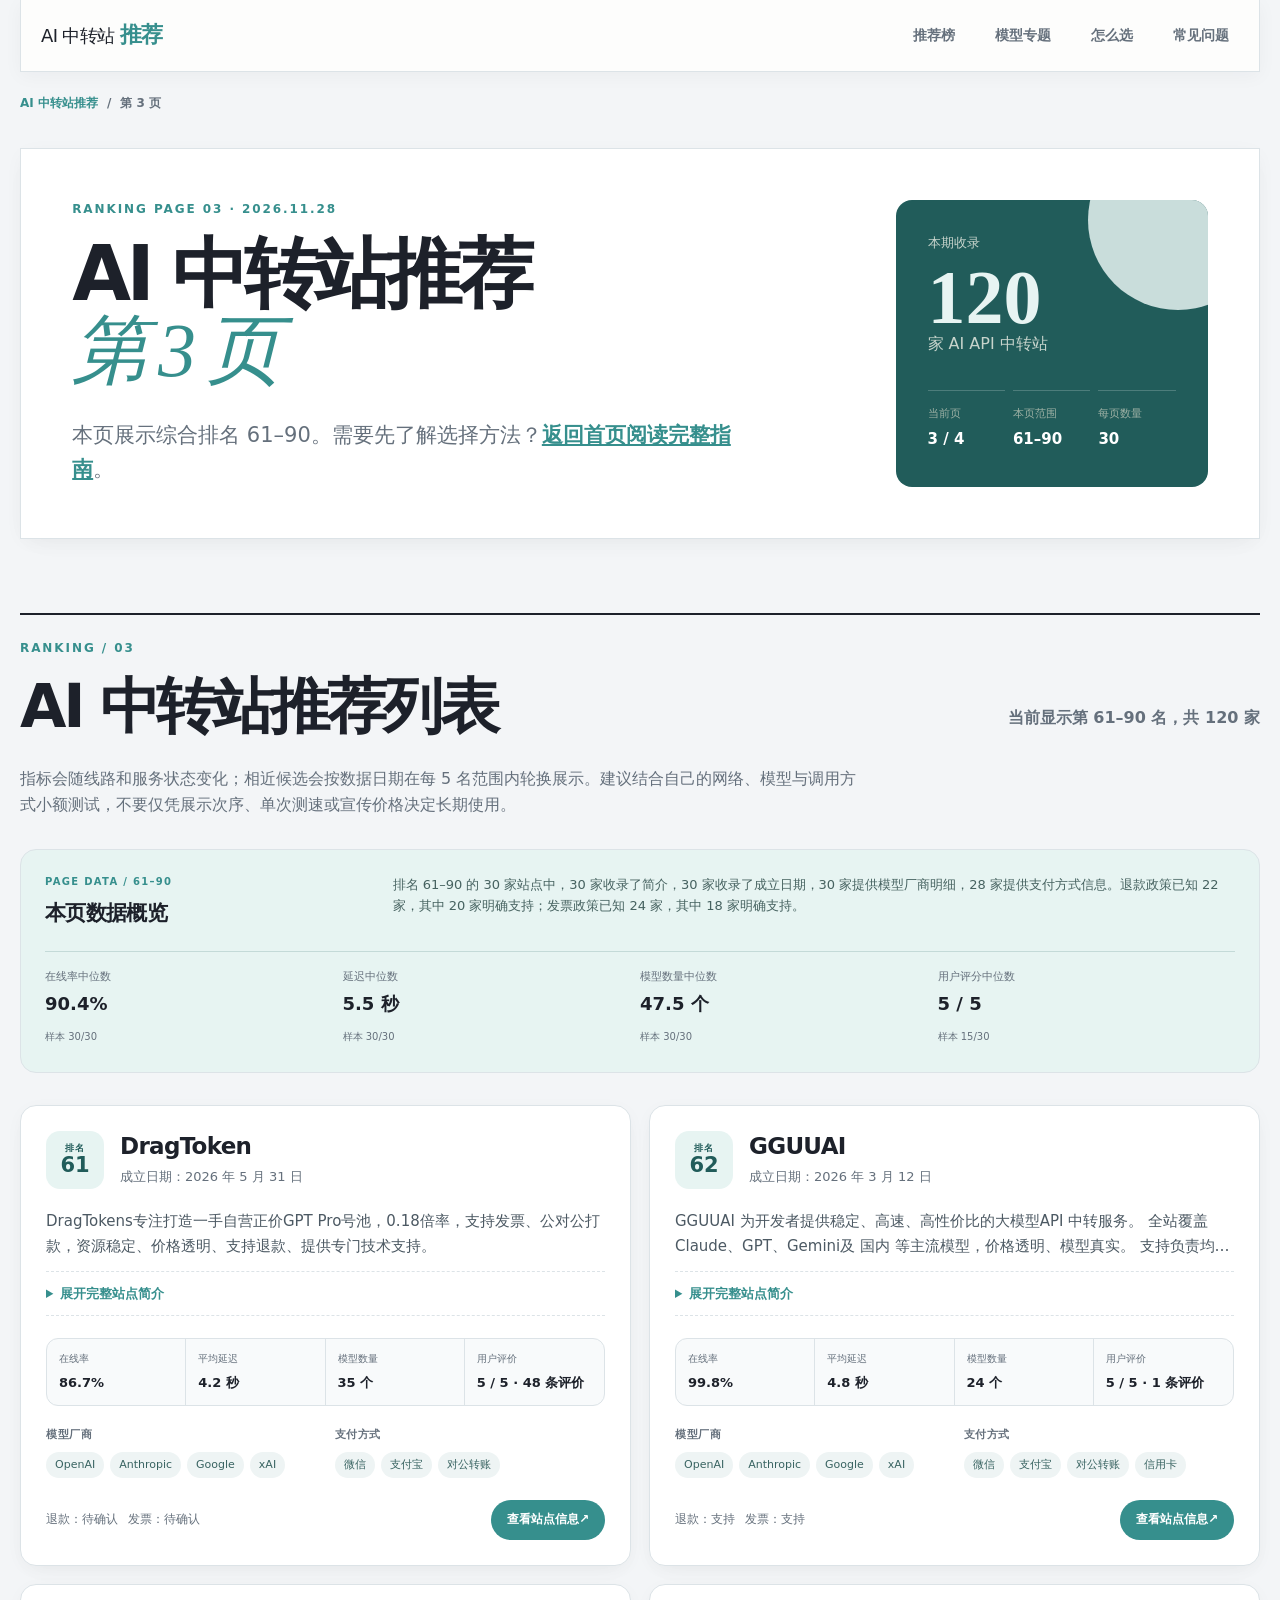
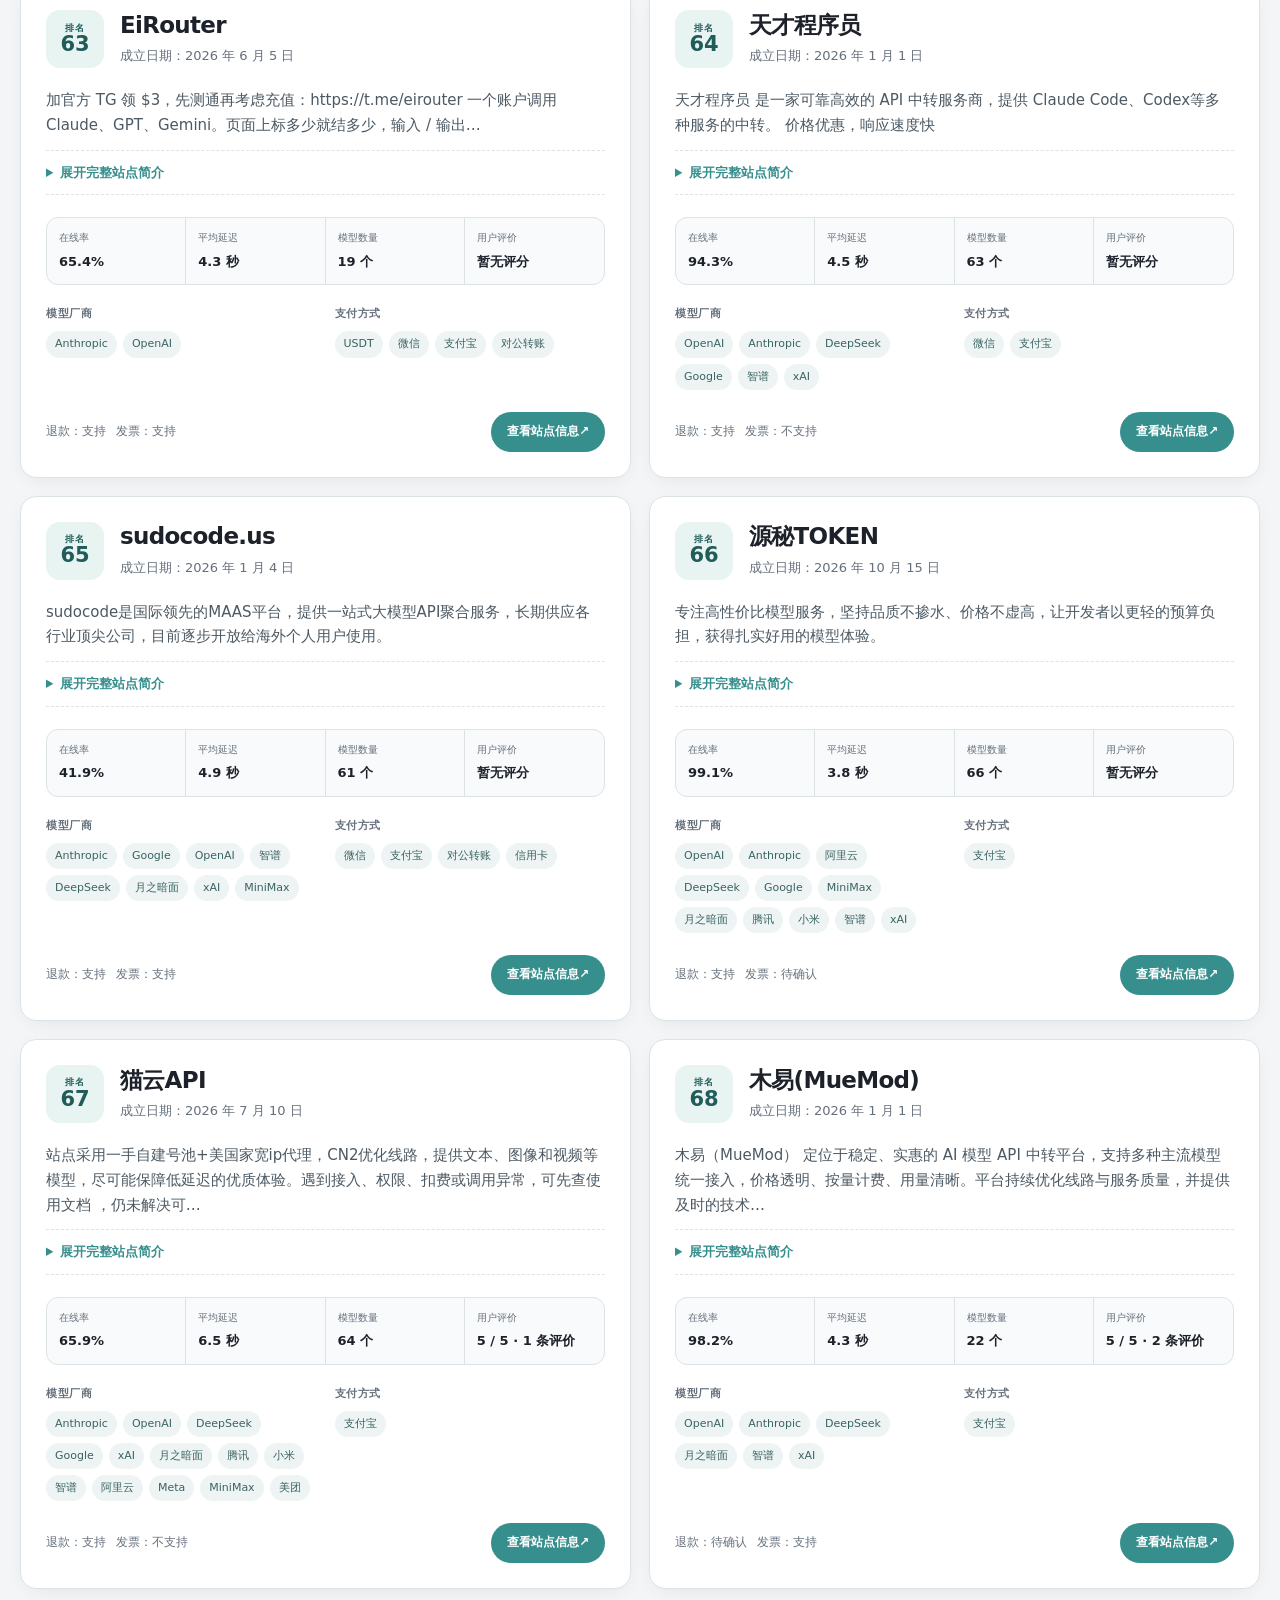
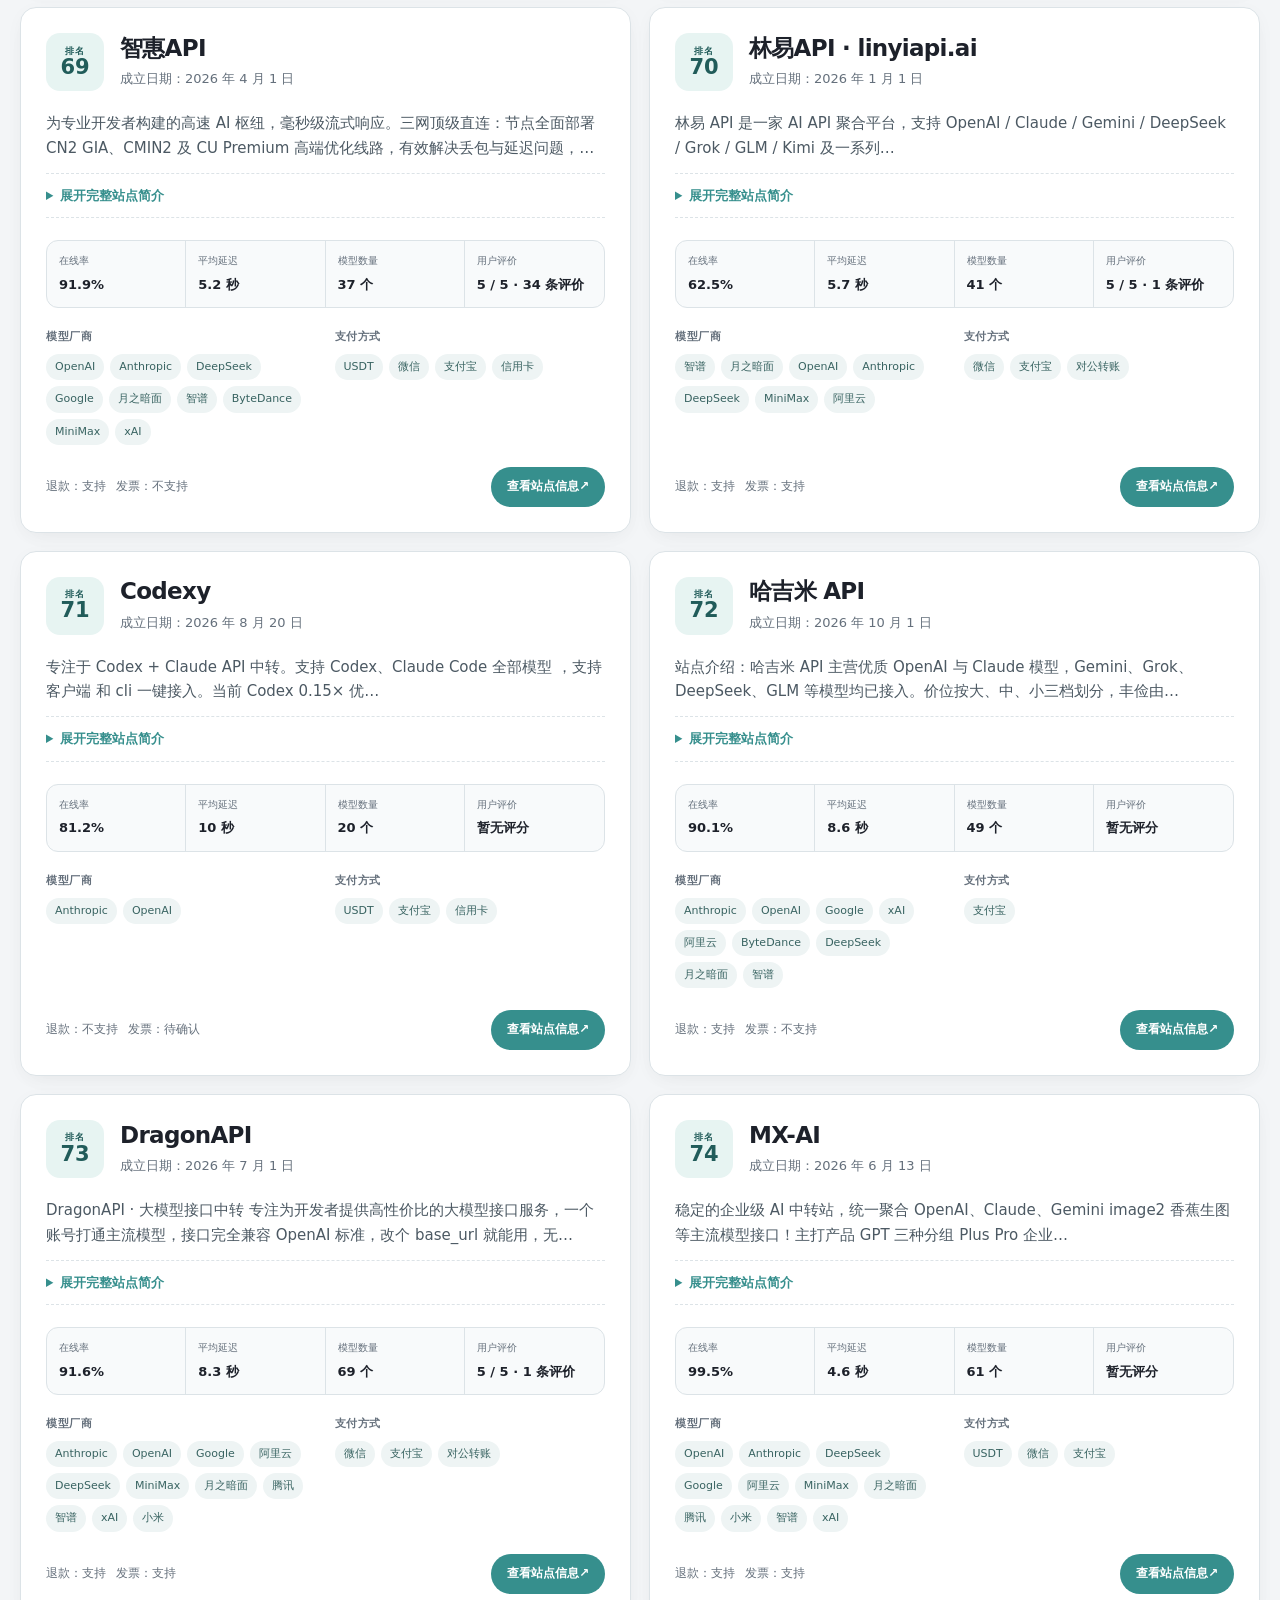
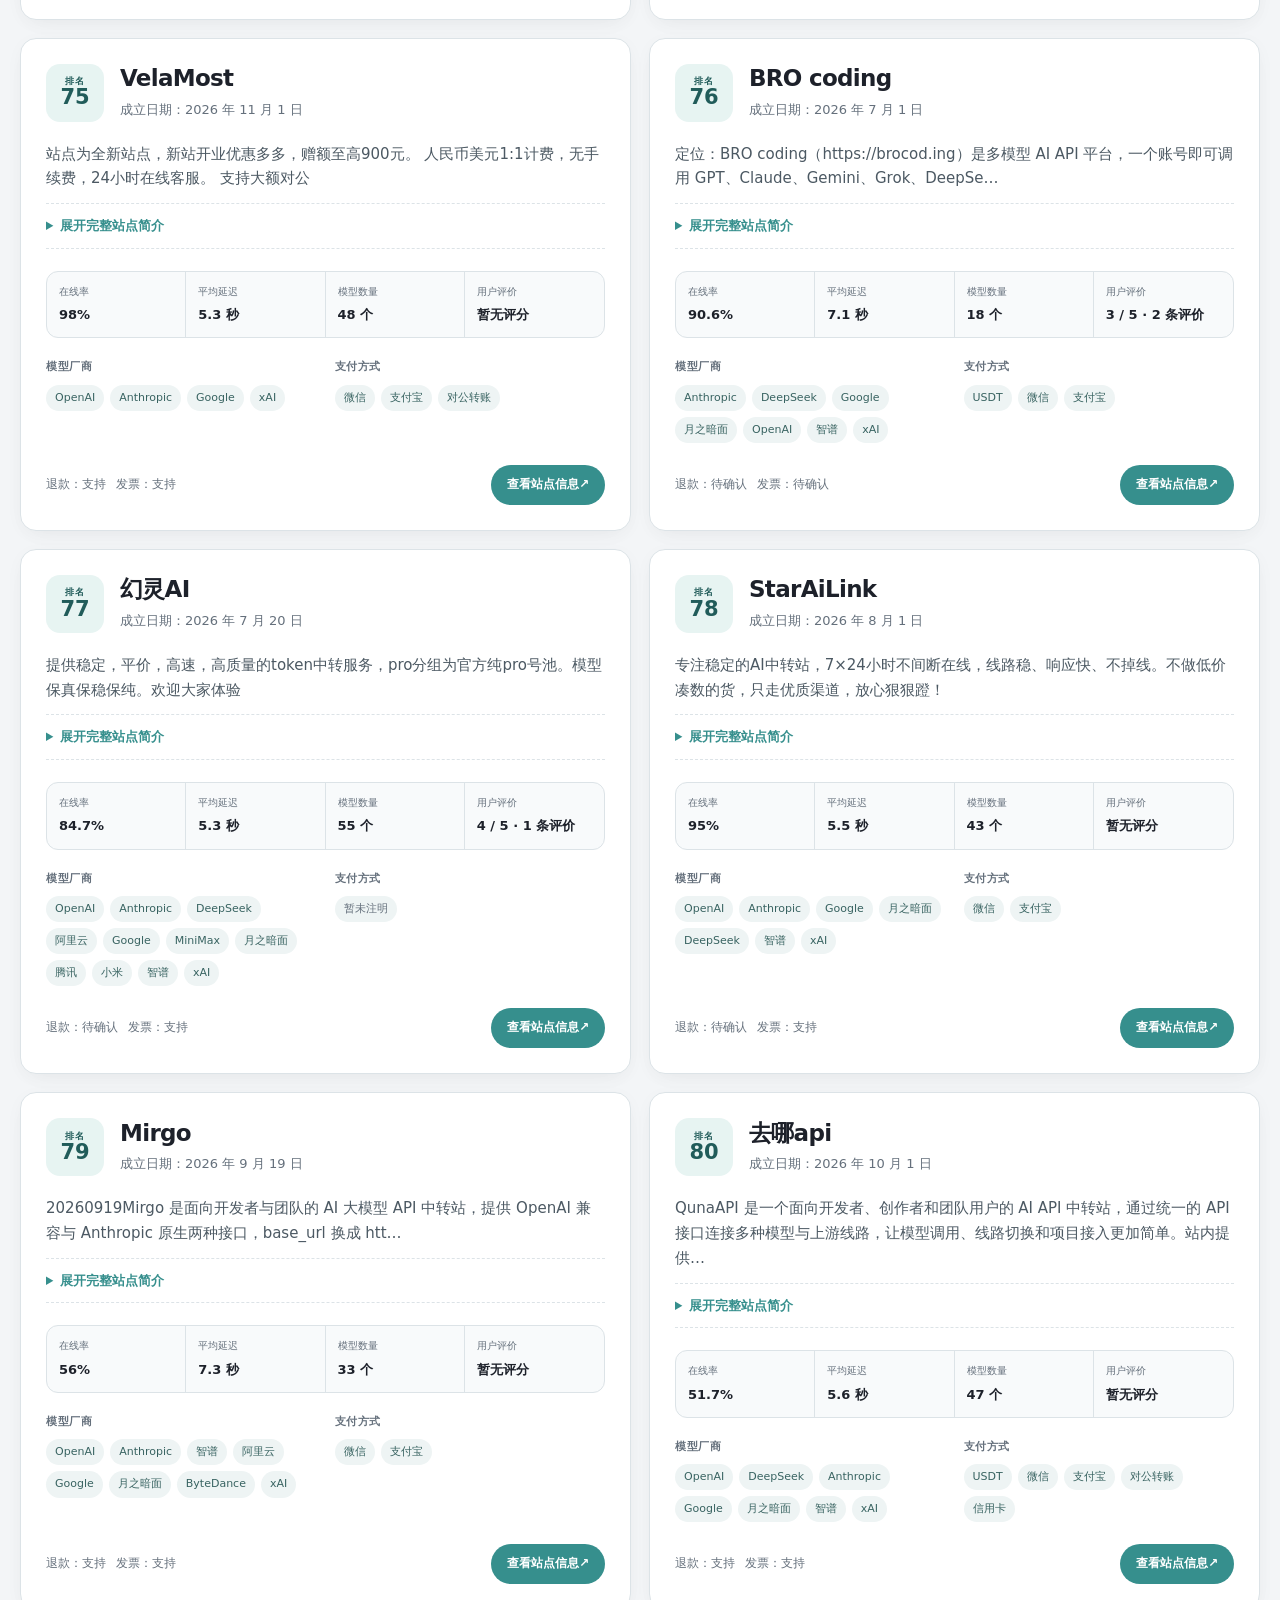
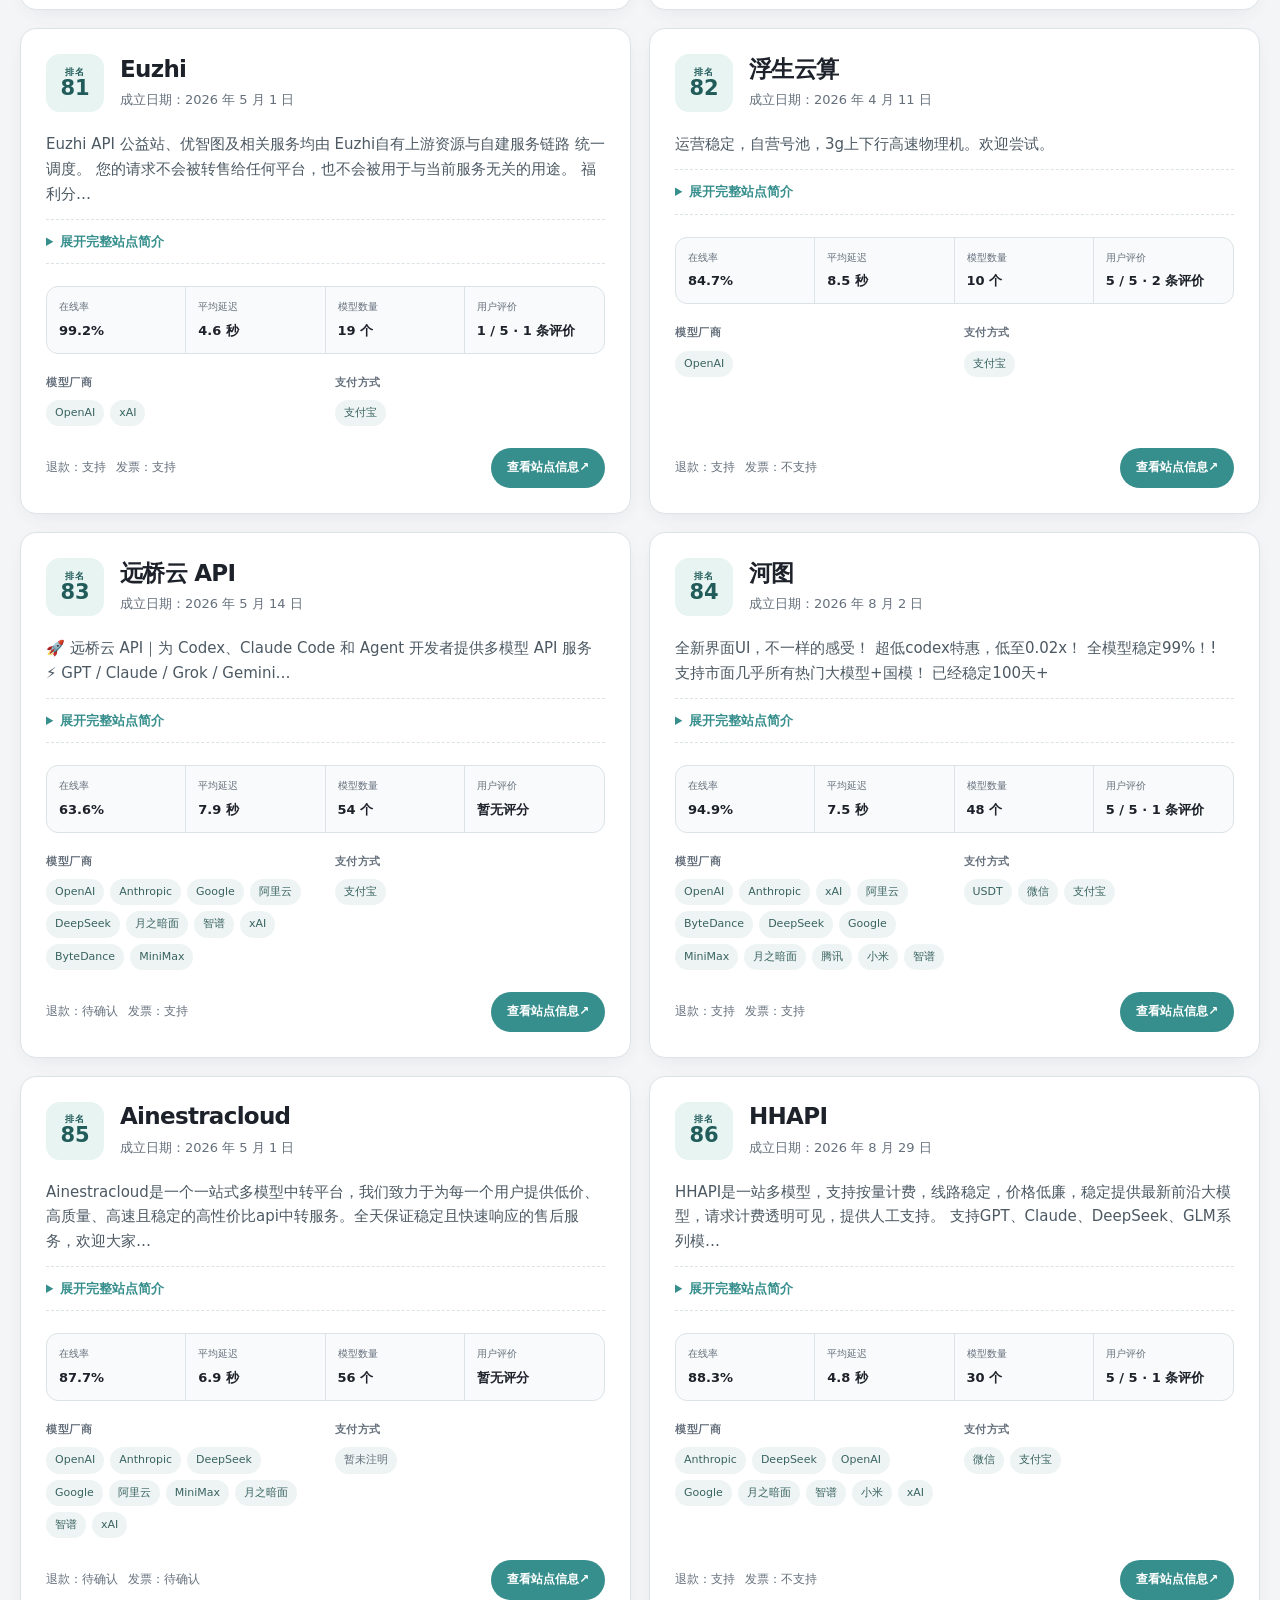
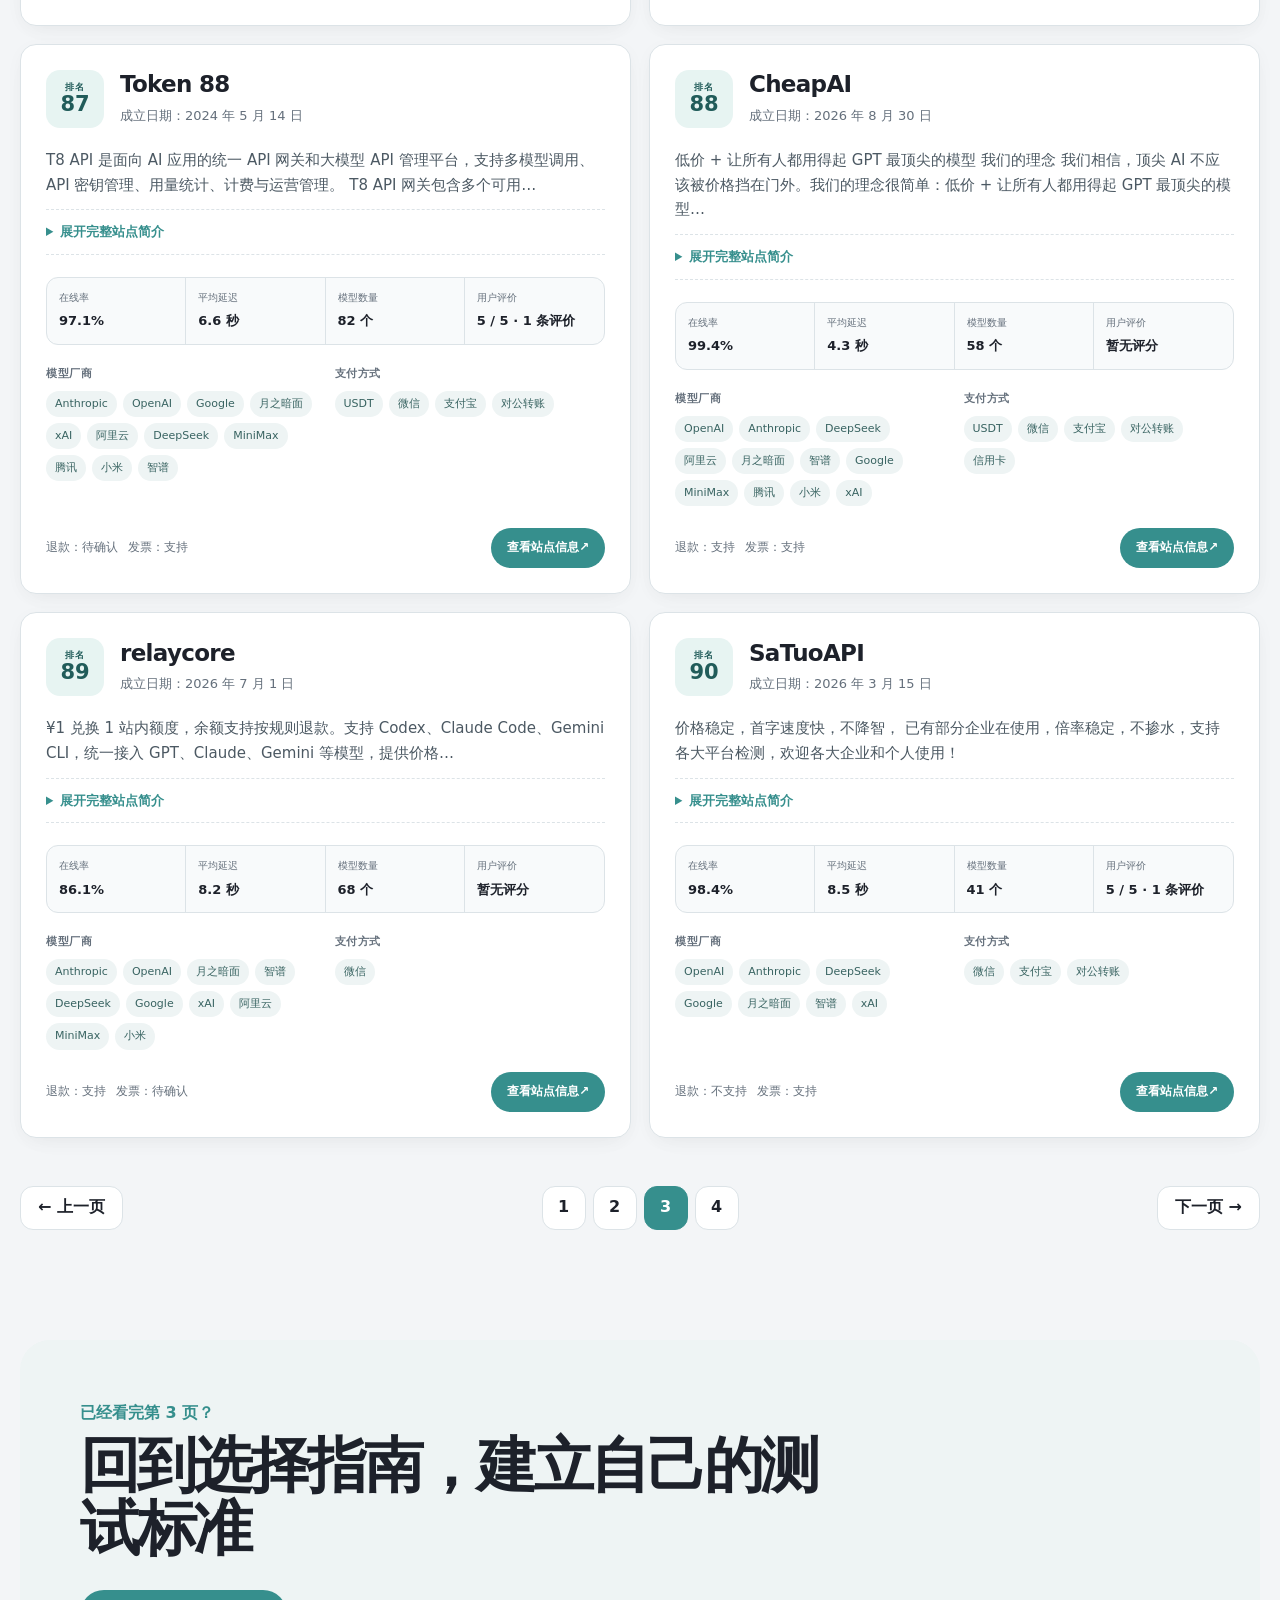
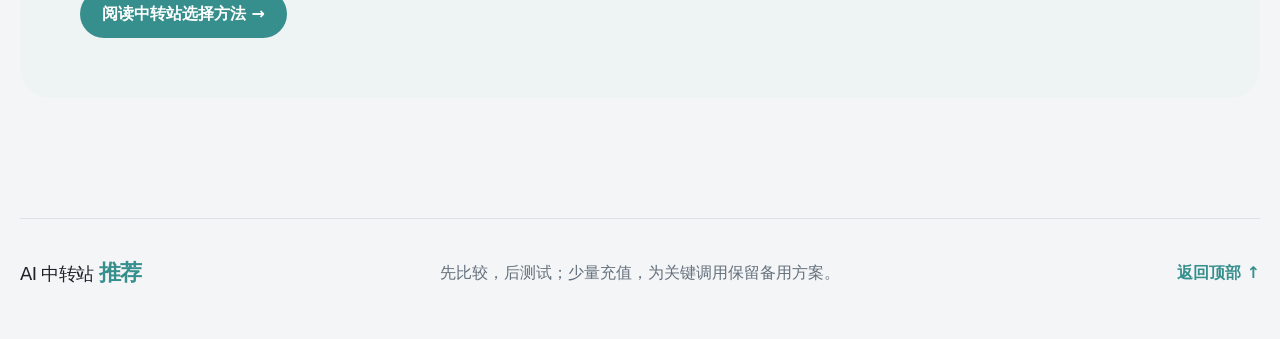
<file: page/3/index.html>
<!doctype html><html lang="zh-CN"><head><meta charset="utf-8" /><meta name="viewport" content="width=device-width, initial-scale=1" /><title>AI 中转站推荐第 3 页｜排名 61–90</title><meta name="description" content="AI 中转站推荐第 3 页，查看排名 61 至 90 的 AI API 中转站简介、成立日期、在线率、延迟、模型数量、用户评分和服务信息。" /><meta name="robots" content="index, follow, max-image-preview:large, max-snippet:-1" /><meta name="theme-color" content="#f3f5f7" /><meta property="og:type" content="website" /><meta property="og:title" content="AI 中转站推荐第 3 页｜排名 61–90" /><meta property="og:description" content="AI 中转站推荐第 3 页，查看排名 61 至 90 的 AI API 中转站简介、成立日期、在线率、延迟、模型数量、用户评分和服务信息。" /><meta property="og:url" content="https://aizhongzhuanzhan.github.io/page/3/" /><meta property="og:site_name" content="AI 中转站推荐" /><meta property="og:locale" content="zh_CN" /><meta property="og:image" content="https://aizhongzhuanzhan.github.io/assets/og-image.svg" /><meta name="twitter:card" content="summary_large_image" /><meta name="twitter:title" content="AI 中转站推荐第 3 页｜排名 61–90" /><meta name="twitter:description" content="AI 中转站推荐第 3 页，查看排名 61 至 90 的 AI API 中转站简介、成立日期、在线率、延迟、模型数量、用户评分和服务信息。" /><meta name="twitter:image" content="https://aizhongzhuanzhan.github.io/assets/og-image.svg" /><link rel="canonical" href="https://aizhongzhuanzhan.github.io/page/3/" /><link rel="alternate" hreflang="zh-CN" href="https://aizhongzhuanzhan.github.io/page/3/" /><link rel="prev" href="https://aizhongzhuanzhan.github.io/page/2/" /><link rel="next" href="https://aizhongzhuanzhan.github.io/page/4/" /><link rel="icon" href="../../assets/favicon.svg" type="image/svg+xml" /><link rel="stylesheet" href="../../assets/styles.min.css" /><script type="application/ld+json">{"@context":"https://schema.org","@graph":[{"@type":"CollectionPage","@id":"https://aizhongzhuanzhan.github.io/page/3/#webpage","url":"https://aizhongzhuanzhan.github.io/page/3/","name":"AI 中转站推荐第 3 页｜排名 61–90","description":"AI 中转站推荐第 3 页，查看排名 61 至 90 的 AI API 中转站简介、成立日期、在线率、延迟、模型数量、用户评分和服务信息。","inLanguage":"zh-CN","dateModified":"2026-11-28","isPartOf":{"@id":"https://aizhongzhuanzhan.github.io/#website"},"breadcrumb":{"@id":"https://aizhongzhuanzhan.github.io/page/3/#breadcrumb"},"mainEntity":{"@id":"https://aizhongzhuanzhan.github.io/page/3/#ranking"}},{"@type":"BreadcrumbList","@id":"https://aizhongzhuanzhan.github.io/page/3/#breadcrumb","itemListElement":[{"@type":"ListItem","position":1,"name":"AI 中转站推荐","item":"https://aizhongzhuanzhan.github.io/"},{"@type":"ListItem","position":2,"name":"第 3 页","item":"https://aizhongzhuanzhan.github.io/page/3/"}]},{"@type":"ItemList","@id":"https://aizhongzhuanzhan.github.io/page/3/#ranking","name":"AI 中转站推荐第 3 页","numberOfItems":120,"itemListOrder":"https://schema.org/ItemListOrderAscending","itemListElement":[{"@type":"ListItem","position":61,"item":{"@type":"Service","name":"DragToken","url":"https://www.hvoyai.com/sites/dragtokenscom/","description":"综合排名第 61；成立日期 2026-05-31；在线率 86.7%；平均延迟 4.2 秒；收录模型 35 个；用户评分 5/5（48 条评价）。"}},{"@type":"ListItem","position":62,"item":{"@type":"Service","name":"GGUUAI","url":"https://www.hvoyai.com/sites/gguuaicom/","description":"综合排名第 62；成立日期 2026-03-12；在线率 99.8%；平均延迟 4.8 秒；收录模型 24 个；用户评分 5/5（1 条评价）；退款政策：支持；发票政策：支持。"}},{"@type":"ListItem","position":63,"item":{"@type":"Service","name":"EiRouter","url":"https://www.hvoyai.com/sites/eirouterai/","description":"综合排名第 63；成立日期 2026-06-05；在线率 65.4%；平均延迟 4.3 秒；收录模型 19 个；退款政策：支持；发票政策：支持。"}},{"@type":"ListItem","position":64,"item":{"@type":"Service","name":"天才程序员","url":"https://www.hvoyai.com/sites/gptapisxyz/","description":"综合排名第 64；成立日期 2026-01-01；在线率 94.3%；平均延迟 4.5 秒；收录模型 63 个；退款政策：支持；发票政策：不支持。"}},{"@type":"ListItem","position":65,"item":{"@type":"Service","name":"sudocode.us","url":"https://www.hvoyai.com/sites/sudocodeus/","description":"综合排名第 65；成立日期 2026-01-04；在线率 41.9%；平均延迟 4.9 秒；收录模型 61 个；退款政策：支持；发票政策：支持。"}},{"@type":"ListItem","position":66,"item":{"@type":"Service","name":"源秘TOKEN","url":"https://www.hvoyai.com/sites/yuanmicc/","description":"综合排名第 66；成立日期 2026-10-15；在线率 99.1%；平均延迟 3.8 秒；收录模型 66 个；退款政策：支持。"}},{"@type":"ListItem","position":67,"item":{"@type":"Service","name":"猫云API","url":"https://www.hvoyai.com/sites/apinekocloudvip/","description":"综合排名第 67；成立日期 2026-07-10；在线率 65.9%；平均延迟 6.5 秒；收录模型 64 个；用户评分 5/5（1 条评价）；退款政策：支持；发票政策：不支持。"}},{"@type":"ListItem","position":68,"item":{"@type":"Service","name":"木易(MueMod)","url":"https://www.hvoyai.com/sites/muemodtop/","description":"综合排名第 68；成立日期 2026-01-01；在线率 98.2%；平均延迟 4.3 秒；收录模型 22 个；用户评分 5/5（2 条评价）；发票政策：支持。"}},{"@type":"ListItem","position":69,"item":{"@type":"Service","name":"智惠API","url":"https://www.hvoyai.com/sites/apiapi2cncom/","description":"综合排名第 69；成立日期 2026-04-01；在线率 91.9%；平均延迟 5.2 秒；收录模型 37 个；用户评分 5/5（34 条评价）；退款政策：支持；发票政策：不支持。"}},{"@type":"ListItem","position":70,"item":{"@type":"Service","name":"林易API · linyiapi.ai","url":"https://www.hvoyai.com/sites/linyiapiai/","description":"综合排名第 70；成立日期 2026-01-01；在线率 62.5%；平均延迟 5.7 秒；收录模型 41 个；用户评分 5/5（1 条评价）；退款政策：支持；发票政策：支持。"}},{"@type":"ListItem","position":71,"item":{"@type":"Service","name":"Codexy","url":"https://www.hvoyai.com/sites/codexyme/","description":"综合排名第 71；成立日期 2026-08-20；在线率 81.2%；平均延迟 10 秒；收录模型 20 个；退款政策：不支持。"}},{"@type":"ListItem","position":72,"item":{"@type":"Service","name":"哈吉米 API","url":"https://www.hvoyai.com/sites/hajimimen/","description":"综合排名第 72；成立日期 2026-10-01；在线率 90.1%；平均延迟 8.6 秒；收录模型 49 个；退款政策：支持；发票政策：不支持。"}},{"@type":"ListItem","position":73,"item":{"@type":"Service","name":"DragonAPI","url":"https://www.hvoyai.com/sites/newapidragon3apicom/","description":"综合排名第 73；成立日期 2026-07-01；在线率 91.6%；平均延迟 8.3 秒；收录模型 69 个；用户评分 5/5（1 条评价）；退款政策：支持；发票政策：支持。"}},{"@type":"ListItem","position":74,"item":{"@type":"Service","name":"MX-AI","url":"https://www.hvoyai.com/sites/mxzzzxyz/","description":"综合排名第 74；成立日期 2026-06-13；在线率 99.5%；平均延迟 4.6 秒；收录模型 61 个；退款政策：支持；发票政策：支持。"}},{"@type":"ListItem","position":75,"item":{"@type":"Service","name":"VelaMost","url":"https://www.hvoyai.com/sites/velamostcom/","description":"综合排名第 75；成立日期 2026-11-01；在线率 98%；平均延迟 5.3 秒；收录模型 48 个；退款政策：支持；发票政策：支持。"}},{"@type":"ListItem","position":76,"item":{"@type":"Service","name":"BRO coding","url":"https://www.hvoyai.com/sites/brocoding/","description":"综合排名第 76；成立日期 2026-07-01；在线率 90.6%；平均延迟 7.1 秒；收录模型 18 个；用户评分 3/5（2 条评价）。"}},{"@type":"ListItem","position":77,"item":{"@type":"Service","name":"幻灵AI","url":"https://www.hvoyai.com/sites/apihuanlingicu/","description":"综合排名第 77；成立日期 2026-07-20；在线率 84.7%；平均延迟 5.3 秒；收录模型 55 个；用户评分 4/5（1 条评价）；发票政策：支持。"}},{"@type":"ListItem","position":78,"item":{"@type":"Service","name":"StarAiLink","url":"https://www.hvoyai.com/sites/starlinkaisitecom/","description":"综合排名第 78；成立日期 2026-08-01；在线率 95%；平均延迟 5.5 秒；收录模型 43 个；发票政策：支持。"}},{"@type":"ListItem","position":79,"item":{"@type":"Service","name":"Mirgo","url":"https://www.hvoyai.com/sites/mirgotop/","description":"综合排名第 79；成立日期 2026-09-19；在线率 56%；平均延迟 7.3 秒；收录模型 33 个；退款政策：支持；发票政策：支持。"}},{"@type":"ListItem","position":80,"item":{"@type":"Service","name":"去哪api","url":"https://www.hvoyai.com/sites/qunaapicom/","description":"综合排名第 80；成立日期 2026-10-01；在线率 51.7%；平均延迟 5.6 秒；收录模型 47 个；退款政策：支持；发票政策：支持。"}},{"@type":"ListItem","position":81,"item":{"@type":"Service","name":"Euzhi","url":"https://www.hvoyai.com/sites/euzhivip/","description":"综合排名第 81；成立日期 2026-05-01；在线率 99.2%；平均延迟 4.6 秒；收录模型 19 个；用户评分 1/5（1 条评价）；退款政策：支持；发票政策：支持。"}},{"@type":"ListItem","position":82,"item":{"@type":"Service","name":"浮生云算","url":"https://www.hvoyai.com/sites/fushengyunsuancom/","description":"综合排名第 82；成立日期 2026-04-11；在线率 84.7%；平均延迟 8.5 秒；收录模型 10 个；用户评分 5/5（2 条评价）；退款政策：支持；发票政策：不支持。"}},{"@type":"ListItem","position":83,"item":{"@type":"Service","name":"远桥云 API","url":"https://www.hvoyai.com/sites/yuanqiaoyuncom/","description":"综合排名第 83；成立日期 2026-05-14；在线率 63.6%；平均延迟 7.9 秒；收录模型 54 个；发票政策：支持。"}},{"@type":"ListItem","position":84,"item":{"@type":"Service","name":"河图","url":"https://www.hvoyai.com/sites/hetunetop/","description":"综合排名第 84；成立日期 2026-08-02；在线率 94.9%；平均延迟 7.5 秒；收录模型 48 个；用户评分 5/5（1 条评价）；退款政策：支持；发票政策：支持。"}},{"@type":"ListItem","position":85,"item":{"@type":"Service","name":"Ainestracloud","url":"https://www.hvoyai.com/sites/apiainestracloudcom/","description":"综合排名第 85；成立日期 2026-05-01；在线率 87.7%；平均延迟 6.9 秒；收录模型 56 个。"}},{"@type":"ListItem","position":86,"item":{"@type":"Service","name":"HHAPI","url":"https://www.hvoyai.com/sites/hhapixyz/","description":"综合排名第 86；成立日期 2026-08-29；在线率 88.3%；平均延迟 4.8 秒；收录模型 30 个；用户评分 5/5（1 条评价）；退款政策：支持；发票政策：不支持。"}},{"@type":"ListItem","position":87,"item":{"@type":"Service","name":"Token 88","url":"https://www.hvoyai.com/sites/t8apicom/","description":"综合排名第 87；成立日期 2024-05-14；在线率 97.1%；平均延迟 6.6 秒；收录模型 82 个；用户评分 5/5（1 条评价）；发票政策：支持。"}},{"@type":"ListItem","position":88,"item":{"@type":"Service","name":"CheapAI","url":"https://www.hvoyai.com/sites/cheapaiinfo/","description":"综合排名第 88；成立日期 2026-08-30；在线率 99.4%；平均延迟 4.3 秒；收录模型 58 个；退款政策：支持；发票政策：支持。"}},{"@type":"ListItem","position":89,"item":{"@type":"Service","name":"relaycore","url":"https://www.hvoyai.com/sites/relaycorecn/","description":"综合排名第 89；成立日期 2026-07-01；在线率 86.1%；平均延迟 8.2 秒；收录模型 68 个；退款政策：支持。"}},{"@type":"ListItem","position":90,"item":{"@type":"Service","name":"SaTuoAPI","url":"https://www.hvoyai.com/sites/satuoapionline/","description":"综合排名第 90；成立日期 2026-03-15；在线率 98.4%；平均延迟 8.5 秒；收录模型 41 个；用户评分 5/5（1 条评价）；退款政策：不支持；发票政策：支持。"}}]}]}</script><script>var _hmt = _hmt || [];(function() {var hm = document.createElement("script");hm.src = "https://hm.baidu.com/hm.js?a95d0c92950541b137908250283f3d91";var s = document.getElementsByTagName("script")[0];s.parentNode.insertBefore(hm, s);})();</script></head><body><a class="skip-link" href="#main">跳到主要内容</a><header class="topbar"><a class="wordmark" href="../../" aria-label="AI 中转站推荐首页"><span>AI 中转站</span><strong>推荐</strong></a><nav aria-label="主要导航"><a href="../../#ranking">推荐榜</a><a href="../../#topics">模型专题</a><a href="../../#guide">怎么选</a><a href="../../#faq">常见问题</a></nav></header><main id="main"><nav class="breadcrumbs" aria-label="面包屑"><a href="../../">AI 中转站推荐</a><span aria-hidden="true">/</span><span aria-current="page">第 3 页</span></nav><section class="hero"><div class="hero__copy"><p class="eyebrow">RANKING PAGE 03 · 2026.11.28</p><h1>AI 中转站推荐<br /><em>第 3 页</em></h1><p class="hero-copy">本页展示综合排名 61–90。需要先了解选择方法？<a href="../../#guide">返回首页阅读完整指南</a>。</p></div><aside class="hero__panel" aria-label="榜单概览"><p>本期收录</p><strong>120</strong><span>家 AI API 中转站</span><dl><div><dt>当前页</dt><dd>3 / 4</dd></div><div><dt>本页范围</dt><dd>61–90</dd></div><div><dt>每页数量</dt><dd>30</dd></div></dl></aside></section><section class="ranking" id="ranking" aria-labelledby="ranking-title"><div class="ranking-head"><div><p>RANKING / 03</p><h2 id="ranking-title">AI 中转站推荐列表</h2></div><p>当前显示第 61–90 名，共 120 家</p></div><p class="ranking-note">指标会随线路和服务状态变化；相近候选会按数据日期在每 5 名范围内轮换展示。建议结合自己的网络、模型与调用方式小额测试，不要仅凭展示次序、单次测速或宣传价格决定长期使用。</p><section class="page-analysis" aria-labelledby="page-analysis-title"><div class="page-analysis__head"><div><p>PAGE DATA / 61–90</p><h3 id="page-analysis-title">本页数据概览</h3></div><p>排名 61–90 的 30 家站点中，30 家收录了简介，30 家收录了成立日期，30 家提供模型厂商明细，28 家提供支付方式信息。退款政策已知 22 家，其中 20 家明确支持；发票政策已知 24 家，其中 18 家明确支持。</p></div><dl class="analysis-grid"><div><dt>在线率中位数</dt><dd>90.4%</dd><small>样本 30/30</small></div><div><dt>延迟中位数</dt><dd>5.5 秒</dd><small>样本 30/30</small></div><div><dt>模型数量中位数</dt><dd>47.5 个</dd><small>样本 30/30</small></div><div><dt>用户评分中位数</dt><dd>5 / 5</dd><small>样本 15/30</small></div></dl></section><div class="station-list"><article class="station-card" id="rank-61" aria-labelledby="station-61"><div class="station-card__head"><span class="rank-badge"><small>排名</small>61</span><div class="station-title"><h2 id="station-61"><a href="https://www.hvoyai.com/sites/dragtokenscom/" target="_blank" rel="nofollow noopener" referrerpolicy="origin">DragToken</a></h2><p>成立日期：2026 年 5 月 31 日</p></div></div><p class="site-summary">DragTokens专注打造一手自营正价GPT Pro号池，0.18倍率，支持发票、公对公打款，资源稳定、价格透明、支持退款、提供专门技术支持。</p><details class="site-intro"><summary>展开完整站点简介</summary><div class="site-intro__body"><p>DragTokens专注打造一手自营正价GPT Pro号池，0.18倍率，支持发票、公对公打款，资源稳定、价格透明、支持退款、提供专门技术支持。</p></div></details><dl class="metric-grid"><div><dt>在线率</dt><dd>86.7%</dd></div><div><dt>平均延迟</dt><dd>4.2 秒</dd></div><div><dt>模型数量</dt><dd>35 个</dd></div><div><dt>用户评价</dt><dd>5 / 5 · 48 条评价</dd></div></dl><div class="station-meta"><div><h3>模型厂商</h3><div class="chip-list"><span class="chip">OpenAI</span><span class="chip">Anthropic</span><span class="chip">Google</span><span class="chip">xAI</span></div></div><div><h3>支付方式</h3><div class="chip-list"><span class="chip">微信</span><span class="chip">支付宝</span><span class="chip">对公转账</span></div></div></div><div class="station-card__foot"><p><span>退款：待确认</span><span>发票：待确认</span></p><a class="detail-link" href="https://www.hvoyai.com/sites/dragtokenscom/" target="_blank" rel="nofollow noopener" referrerpolicy="origin" aria-label="查看 DragToken 的更多信息">查看站点信息 <span aria-hidden="true">↗</span></a></div></article><article class="station-card" id="rank-62" aria-labelledby="station-62"><div class="station-card__head"><span class="rank-badge"><small>排名</small>62</span><div class="station-title"><h2 id="station-62"><a href="https://www.hvoyai.com/sites/gguuaicom/" target="_blank" rel="nofollow noopener" referrerpolicy="origin">GGUUAI</a></h2><p>成立日期：2026 年 3 月 12 日</p></div></div><p class="site-summary">GGUUAI 为开发者提供稳定、高速、高性价比的大模型API 中转服务。 全站覆盖 Claude、GPT、Gemini及 国内 等主流模型，价格透明、模型真实。 支持负责均…</p><details class="site-intro"><summary>展开完整站点简介</summary><div class="site-intro__body"><p>GGUUAI 为开发者提供稳定、高速、高性价比的大模型API 中转服务。</p><p>全站覆盖 Claude、GPT、Gemini及 国内 等主流模型，价格透明、模型真实。</p><p>支持负责均衡、智能容灾，提供高可用性的API服务。</p></div></details><dl class="metric-grid"><div><dt>在线率</dt><dd>99.8%</dd></div><div><dt>平均延迟</dt><dd>4.8 秒</dd></div><div><dt>模型数量</dt><dd>24 个</dd></div><div><dt>用户评价</dt><dd>5 / 5 · 1 条评价</dd></div></dl><div class="station-meta"><div><h3>模型厂商</h3><div class="chip-list"><span class="chip">OpenAI</span><span class="chip">Anthropic</span><span class="chip">Google</span><span class="chip">xAI</span></div></div><div><h3>支付方式</h3><div class="chip-list"><span class="chip">微信</span><span class="chip">支付宝</span><span class="chip">对公转账</span><span class="chip">信用卡</span></div></div></div><div class="station-card__foot"><p><span>退款：支持</span><span>发票：支持</span></p><a class="detail-link" href="https://www.hvoyai.com/sites/gguuaicom/" target="_blank" rel="nofollow noopener" referrerpolicy="origin" aria-label="查看 GGUUAI 的更多信息">查看站点信息 <span aria-hidden="true">↗</span></a></div></article><article class="station-card" id="rank-63" aria-labelledby="station-63"><div class="station-card__head"><span class="rank-badge"><small>排名</small>63</span><div class="station-title"><h2 id="station-63"><a href="https://www.hvoyai.com/sites/eirouterai/" target="_blank" rel="nofollow noopener" referrerpolicy="origin">EiRouter</a></h2><p>成立日期：2026 年 6 月 5 日</p></div></div><p class="site-summary">加官方 TG 领 $3，先测通再考虑充值：https://t.me/eirouter 一个账户调用 Claude、GPT、Gemini。页面上标多少就结多少，输入 / 输出…</p><details class="site-intro"><summary>展开完整站点简介</summary><div class="site-intro__body"><p>加官方 TG 领 $3，先测通再考虑充值：https://t.me/eirouter</p><p>一个账户调用 Claude、GPT、Gemini。页面上标多少就结多少，输入 / 输出 / 缓存分开计费，无隐藏倍率。</p><p>Cursor / Claude Code / Codex 只改 base_url。你调用哪个官方模型，就走哪个，拒绝仿品模型以次充好。</p><p>注册不用信用卡。微信、支付宝、USDT、对公可付，可开发票、可退款。</p><p>官方订阅额度用不满可托管，提供者留存 75%，Solana 链上实时结算、公开可查：https://cloud.eirouter.ai</p></div></details><dl class="metric-grid"><div><dt>在线率</dt><dd>65.4%</dd></div><div><dt>平均延迟</dt><dd>4.3 秒</dd></div><div><dt>模型数量</dt><dd>19 个</dd></div><div><dt>用户评价</dt><dd>暂无评分</dd></div></dl><div class="station-meta"><div><h3>模型厂商</h3><div class="chip-list"><span class="chip">Anthropic</span><span class="chip">OpenAI</span></div></div><div><h3>支付方式</h3><div class="chip-list"><span class="chip">USDT</span><span class="chip">微信</span><span class="chip">支付宝</span><span class="chip">对公转账</span></div></div></div><div class="station-card__foot"><p><span>退款：支持</span><span>发票：支持</span></p><a class="detail-link" href="https://www.hvoyai.com/sites/eirouterai/" target="_blank" rel="nofollow noopener" referrerpolicy="origin" aria-label="查看 EiRouter 的更多信息">查看站点信息 <span aria-hidden="true">↗</span></a></div></article><article class="station-card" id="rank-64" aria-labelledby="station-64"><div class="station-card__head"><span class="rank-badge"><small>排名</small>64</span><div class="station-title"><h2 id="station-64"><a href="https://www.hvoyai.com/sites/gptapisxyz/" target="_blank" rel="nofollow noopener" referrerpolicy="origin">天才程序员</a></h2><p>成立日期：2026 年 1 月 1 日</p></div></div><p class="site-summary">天才程序员 是一家可靠高效的 API 中转服务商，提供 Claude Code、Codex等多种服务的中转。 价格优惠，响应速度快</p><details class="site-intro"><summary>展开完整站点简介</summary><div class="site-intro__body"><p>天才程序员 是一家可靠高效的 API 中转服务商，提供 Claude Code、Codex等多种服务的中转。</p><p>价格优惠，响应速度快</p></div></details><dl class="metric-grid"><div><dt>在线率</dt><dd>94.3%</dd></div><div><dt>平均延迟</dt><dd>4.5 秒</dd></div><div><dt>模型数量</dt><dd>63 个</dd></div><div><dt>用户评价</dt><dd>暂无评分</dd></div></dl><div class="station-meta"><div><h3>模型厂商</h3><div class="chip-list"><span class="chip">OpenAI</span><span class="chip">Anthropic</span><span class="chip">DeepSeek</span><span class="chip">Google</span><span class="chip">智谱</span><span class="chip">xAI</span></div></div><div><h3>支付方式</h3><div class="chip-list"><span class="chip">微信</span><span class="chip">支付宝</span></div></div></div><div class="station-card__foot"><p><span>退款：支持</span><span>发票：不支持</span></p><a class="detail-link" href="https://www.hvoyai.com/sites/gptapisxyz/" target="_blank" rel="nofollow noopener" referrerpolicy="origin" aria-label="查看 天才程序员 的更多信息">查看站点信息 <span aria-hidden="true">↗</span></a></div></article><article class="station-card" id="rank-65" aria-labelledby="station-65"><div class="station-card__head"><span class="rank-badge"><small>排名</small>65</span><div class="station-title"><h2 id="station-65"><a href="https://www.hvoyai.com/sites/sudocodeus/" target="_blank" rel="nofollow noopener" referrerpolicy="origin">sudocode.us</a></h2><p>成立日期：2026 年 1 月 4 日</p></div></div><p class="site-summary">sudocode是国际领先的MAAS平台，提供一站式大模型API聚合服务，长期供应各行业顶尖公司，目前逐步开放给海外个人用户使用。</p><details class="site-intro"><summary>展开完整站点简介</summary><div class="site-intro__body"><p>sudocode是国际领先的MAAS平台，提供一站式大模型API聚合服务，长期供应各行业顶尖公司，目前逐步开放给海外个人用户使用。</p></div></details><dl class="metric-grid"><div><dt>在线率</dt><dd>41.9%</dd></div><div><dt>平均延迟</dt><dd>4.9 秒</dd></div><div><dt>模型数量</dt><dd>61 个</dd></div><div><dt>用户评价</dt><dd>暂无评分</dd></div></dl><div class="station-meta"><div><h3>模型厂商</h3><div class="chip-list"><span class="chip">Anthropic</span><span class="chip">Google</span><span class="chip">OpenAI</span><span class="chip">智谱</span><span class="chip">DeepSeek</span><span class="chip">月之暗面</span><span class="chip">xAI</span><span class="chip">MiniMax</span></div></div><div><h3>支付方式</h3><div class="chip-list"><span class="chip">微信</span><span class="chip">支付宝</span><span class="chip">对公转账</span><span class="chip">信用卡</span></div></div></div><div class="station-card__foot"><p><span>退款：支持</span><span>发票：支持</span></p><a class="detail-link" href="https://www.hvoyai.com/sites/sudocodeus/" target="_blank" rel="nofollow noopener" referrerpolicy="origin" aria-label="查看 sudocode.us 的更多信息">查看站点信息 <span aria-hidden="true">↗</span></a></div></article><article class="station-card" id="rank-66" aria-labelledby="station-66"><div class="station-card__head"><span class="rank-badge"><small>排名</small>66</span><div class="station-title"><h2 id="station-66"><a href="https://www.hvoyai.com/sites/yuanmicc/" target="_blank" rel="nofollow noopener" referrerpolicy="origin">源秘TOKEN</a></h2><p>成立日期：2026 年 10 月 15 日</p></div></div><p class="site-summary">专注高性价比模型服务，坚持品质不掺水、价格不虚高，让开发者以更轻的预算负担，获得扎实好用的模型体验。</p><details class="site-intro"><summary>展开完整站点简介</summary><div class="site-intro__body"><p>专注高性价比模型服务，坚持品质不掺水、价格不虚高，让开发者以更轻的预算负担，获得扎实好用的模型体验。</p></div></details><dl class="metric-grid"><div><dt>在线率</dt><dd>99.1%</dd></div><div><dt>平均延迟</dt><dd>3.8 秒</dd></div><div><dt>模型数量</dt><dd>66 个</dd></div><div><dt>用户评价</dt><dd>暂无评分</dd></div></dl><div class="station-meta"><div><h3>模型厂商</h3><div class="chip-list"><span class="chip">OpenAI</span><span class="chip">Anthropic</span><span class="chip">阿里云</span><span class="chip">DeepSeek</span><span class="chip">Google</span><span class="chip">MiniMax</span><span class="chip">月之暗面</span><span class="chip">腾讯</span><span class="chip">小米</span><span class="chip">智谱</span><span class="chip">xAI</span></div></div><div><h3>支付方式</h3><div class="chip-list"><span class="chip">支付宝</span></div></div></div><div class="station-card__foot"><p><span>退款：支持</span><span>发票：待确认</span></p><a class="detail-link" href="https://www.hvoyai.com/sites/yuanmicc/" target="_blank" rel="nofollow noopener" referrerpolicy="origin" aria-label="查看 源秘TOKEN 的更多信息">查看站点信息 <span aria-hidden="true">↗</span></a></div></article><article class="station-card" id="rank-67" aria-labelledby="station-67"><div class="station-card__head"><span class="rank-badge"><small>排名</small>67</span><div class="station-title"><h2 id="station-67"><a href="https://www.hvoyai.com/sites/apinekocloudvip/" target="_blank" rel="nofollow noopener" referrerpolicy="origin">猫云API</a></h2><p>成立日期：2026 年 7 月 10 日</p></div></div><p class="site-summary">站点采用一手自建号池+美国家宽ip代理，CN2优化线路，提供文本、图像和视频等模型，尽可能保障低延迟的优质体验。遇到接入、权限、扣费或调用异常，可先查使用文档 ，仍未解决可…</p><details class="site-intro"><summary>展开完整站点简介</summary><div class="site-intro__body"><p>站点采用一手自建号池+美国家宽ip代理，CN2优化线路，提供文本、图像和视频等模型，尽可能保障低延迟的优质体验。遇到接入、权限、扣费或调用异常，可先查使用文档 ，仍未解决可通过站内联系方式反馈，并附上请求时间、模型名和请求 ID，便于核查。</p></div></details><dl class="metric-grid"><div><dt>在线率</dt><dd>65.9%</dd></div><div><dt>平均延迟</dt><dd>6.5 秒</dd></div><div><dt>模型数量</dt><dd>64 个</dd></div><div><dt>用户评价</dt><dd>5 / 5 · 1 条评价</dd></div></dl><div class="station-meta"><div><h3>模型厂商</h3><div class="chip-list"><span class="chip">Anthropic</span><span class="chip">OpenAI</span><span class="chip">DeepSeek</span><span class="chip">Google</span><span class="chip">xAI</span><span class="chip">月之暗面</span><span class="chip">腾讯</span><span class="chip">小米</span><span class="chip">智谱</span><span class="chip">阿里云</span><span class="chip">Meta</span><span class="chip">MiniMax</span><span class="chip">美团</span></div></div><div><h3>支付方式</h3><div class="chip-list"><span class="chip">支付宝</span></div></div></div><div class="station-card__foot"><p><span>退款：支持</span><span>发票：不支持</span></p><a class="detail-link" href="https://www.hvoyai.com/sites/apinekocloudvip/" target="_blank" rel="nofollow noopener" referrerpolicy="origin" aria-label="查看 猫云API 的更多信息">查看站点信息 <span aria-hidden="true">↗</span></a></div></article><article class="station-card" id="rank-68" aria-labelledby="station-68"><div class="station-card__head"><span class="rank-badge"><small>排名</small>68</span><div class="station-title"><h2 id="station-68"><a href="https://www.hvoyai.com/sites/muemodtop/" target="_blank" rel="nofollow noopener" referrerpolicy="origin">木易(MueMod)</a></h2><p>成立日期：2026 年 1 月 1 日</p></div></div><p class="site-summary">木易（MueMod） 定位于稳定、实惠的 AI 模型 API 中转平台，支持多种主流模型统一接入，价格透明、按量计费、用量清晰。平台持续优化线路与服务质量，并提供及时的技术…</p><details class="site-intro"><summary>展开完整站点简介</summary><div class="site-intro__body"><p>木易（MueMod） 定位于稳定、实惠的 AI 模型 API 中转平台，支持多种主流模型统一接入，价格透明、按量计费、用量清晰。平台持续优化线路与服务质量，并提供及时的技术支持和售后服务。</p></div></details><dl class="metric-grid"><div><dt>在线率</dt><dd>98.2%</dd></div><div><dt>平均延迟</dt><dd>4.3 秒</dd></div><div><dt>模型数量</dt><dd>22 个</dd></div><div><dt>用户评价</dt><dd>5 / 5 · 2 条评价</dd></div></dl><div class="station-meta"><div><h3>模型厂商</h3><div class="chip-list"><span class="chip">OpenAI</span><span class="chip">Anthropic</span><span class="chip">DeepSeek</span><span class="chip">月之暗面</span><span class="chip">智谱</span><span class="chip">xAI</span></div></div><div><h3>支付方式</h3><div class="chip-list"><span class="chip">支付宝</span></div></div></div><div class="station-card__foot"><p><span>退款：待确认</span><span>发票：支持</span></p><a class="detail-link" href="https://www.hvoyai.com/sites/muemodtop/" target="_blank" rel="nofollow noopener" referrerpolicy="origin" aria-label="查看 木易(MueMod) 的更多信息">查看站点信息 <span aria-hidden="true">↗</span></a></div></article><article class="station-card" id="rank-69" aria-labelledby="station-69"><div class="station-card__head"><span class="rank-badge"><small>排名</small>69</span><div class="station-title"><h2 id="station-69"><a href="https://www.hvoyai.com/sites/apiapi2cncom/" target="_blank" rel="nofollow noopener" referrerpolicy="origin">智惠API</a></h2><p>成立日期：2026 年 4 月 1 日</p></div></div><p class="site-summary">为专业开发者构建的高速 AI 枢纽，毫秒级流式响应。三网顶级直连：节点全面部署 CN2 GIA、CMIN2 及 CU Premium 高端优化线路，有效解决丢包与延迟问题，…</p><details class="site-intro"><summary>展开完整站点简介</summary><div class="site-intro__body"><p>为专业开发者构建的高速 AI 枢纽，毫秒级流式响应。三网顶级直连：节点全面部署 CN2 GIA、CMIN2 及 CU Premium 高端优化线路，有效解决丢包与延迟问题，提供高可用访问体验。完整支持 Claude、GPT、Gemini、Grok 全系大模型，核心模型超值定价，我们采用最佳性价比竞争策略，致力于为用户带来最省钱的方案！目前已经推出会员等级计划，根据不同会员等级每次充值享受不同的额外赠送比例，用于奖励忠诚会员，站内消费越久，权益越高。</p></div></details><dl class="metric-grid"><div><dt>在线率</dt><dd>91.9%</dd></div><div><dt>平均延迟</dt><dd>5.2 秒</dd></div><div><dt>模型数量</dt><dd>37 个</dd></div><div><dt>用户评价</dt><dd>5 / 5 · 34 条评价</dd></div></dl><div class="station-meta"><div><h3>模型厂商</h3><div class="chip-list"><span class="chip">OpenAI</span><span class="chip">Anthropic</span><span class="chip">DeepSeek</span><span class="chip">Google</span><span class="chip">月之暗面</span><span class="chip">智谱</span><span class="chip">ByteDance</span><span class="chip">MiniMax</span><span class="chip">xAI</span></div></div><div><h3>支付方式</h3><div class="chip-list"><span class="chip">USDT</span><span class="chip">微信</span><span class="chip">支付宝</span><span class="chip">信用卡</span></div></div></div><div class="station-card__foot"><p><span>退款：支持</span><span>发票：不支持</span></p><a class="detail-link" href="https://www.hvoyai.com/sites/apiapi2cncom/" target="_blank" rel="nofollow noopener" referrerpolicy="origin" aria-label="查看 智惠API 的更多信息">查看站点信息 <span aria-hidden="true">↗</span></a></div></article><article class="station-card" id="rank-70" aria-labelledby="station-70"><div class="station-card__head"><span class="rank-badge"><small>排名</small>70</span><div class="station-title"><h2 id="station-70"><a href="https://www.hvoyai.com/sites/linyiapiai/" target="_blank" rel="nofollow noopener" referrerpolicy="origin">林易API · linyiapi.ai</a></h2><p>成立日期：2026 年 1 月 1 日</p></div></div><p class="site-summary">林易 API 是一家 AI API 聚合平台，支持 OpenAI / Claude / Gemini / DeepSeek / Grok / GLM / Kimi 及一系列…</p><details class="site-intro"><summary>展开完整站点简介</summary><div class="site-intro__body"><p>林易 API 是一家 AI API 聚合平台，支持 OpenAI / Claude / Gemini / DeepSeek / Grok / GLM / Kimi 及一系列模型。新人注册加群（ QQ 1054620269） 赠送10美元测试额度，API Key、调用记录、线路状态、用量数据一目了然。专用线路，超级稳定，在线率99.99%。丰富的企业/高校合作经验，可根据实际情况快速开具发票/合同/采购单/询价单/招投标等，解决采购报销难题。</p></div></details><dl class="metric-grid"><div><dt>在线率</dt><dd>62.5%</dd></div><div><dt>平均延迟</dt><dd>5.7 秒</dd></div><div><dt>模型数量</dt><dd>41 个</dd></div><div><dt>用户评价</dt><dd>5 / 5 · 1 条评价</dd></div></dl><div class="station-meta"><div><h3>模型厂商</h3><div class="chip-list"><span class="chip">智谱</span><span class="chip">月之暗面</span><span class="chip">OpenAI</span><span class="chip">Anthropic</span><span class="chip">DeepSeek</span><span class="chip">MiniMax</span><span class="chip">阿里云</span></div></div><div><h3>支付方式</h3><div class="chip-list"><span class="chip">微信</span><span class="chip">支付宝</span><span class="chip">对公转账</span></div></div></div><div class="station-card__foot"><p><span>退款：支持</span><span>发票：支持</span></p><a class="detail-link" href="https://www.hvoyai.com/sites/linyiapiai/" target="_blank" rel="nofollow noopener" referrerpolicy="origin" aria-label="查看 林易API · linyiapi.ai 的更多信息">查看站点信息 <span aria-hidden="true">↗</span></a></div></article><article class="station-card" id="rank-71" aria-labelledby="station-71"><div class="station-card__head"><span class="rank-badge"><small>排名</small>71</span><div class="station-title"><h2 id="station-71"><a href="https://www.hvoyai.com/sites/codexyme/" target="_blank" rel="nofollow noopener" referrerpolicy="origin">Codexy</a></h2><p>成立日期：2026 年 8 月 20 日</p></div></div><p class="site-summary">专注于 Codex + Claude API 中转。支持 Codex、Claude Code 全部模型 ，支持客户端 和 cli 一键接入。当前 Codex 0.15× 优…</p><details class="site-intro"><summary>展开完整站点简介</summary><div class="site-intro__body"><p>专注于 Codex + Claude API 中转。支持 Codex、Claude Code 全部模型 ，支持客户端 和 cli 一键接入。当前 Codex 0.15× 优惠倍率 Claude 0.25×。tg 或者 微信 快速售后。</p></div></details><dl class="metric-grid"><div><dt>在线率</dt><dd>81.2%</dd></div><div><dt>平均延迟</dt><dd>10 秒</dd></div><div><dt>模型数量</dt><dd>20 个</dd></div><div><dt>用户评价</dt><dd>暂无评分</dd></div></dl><div class="station-meta"><div><h3>模型厂商</h3><div class="chip-list"><span class="chip">Anthropic</span><span class="chip">OpenAI</span></div></div><div><h3>支付方式</h3><div class="chip-list"><span class="chip">USDT</span><span class="chip">支付宝</span><span class="chip">信用卡</span></div></div></div><div class="station-card__foot"><p><span>退款：不支持</span><span>发票：待确认</span></p><a class="detail-link" href="https://www.hvoyai.com/sites/codexyme/" target="_blank" rel="nofollow noopener" referrerpolicy="origin" aria-label="查看 Codexy 的更多信息">查看站点信息 <span aria-hidden="true">↗</span></a></div></article><article class="station-card" id="rank-72" aria-labelledby="station-72"><div class="station-card__head"><span class="rank-badge"><small>排名</small>72</span><div class="station-title"><h2 id="station-72"><a href="https://www.hvoyai.com/sites/hajimimen/" target="_blank" rel="nofollow noopener" referrerpolicy="origin">哈吉米 API</a></h2><p>成立日期：2026 年 10 月 1 日</p></div></div><p class="site-summary">站点介绍：哈吉米 API 主营优质 OpenAI 与 Claude 模型，Gemini、Grok、DeepSeek、GLM 等模型均已接入。价位按大、中、小三档划分，丰俭由…</p><details class="site-intro"><summary>展开完整站点简介</summary><div class="site-intro__body"><p>站点介绍：哈吉米 API 主营优质 OpenAI 与 Claude 模型，Gemini、Grok、DeepSeek、GLM 等模型均已接入。价位按大、中、小三档划分，丰俭由人、清晰好选；主打极致性价比与大模型质量，适合开发者与小团队长期使用。目前为开业初期，规模不大，但渠道稳定、价格真实。</p><p>成立时间：2026 年 10 月 28 日</p><p>分组倍率：</p><p>- GPT-小杯（福利）：0.08   70缓</p><p>- GPT-中杯（不降智）：0.25    80缓</p><p>- GPT-大杯（官转不降智）：0.45    98缓</p><p>- Claude-kiro 低价福利：0.25    80缓</p><p>- Claude-kiro 正价：0.38    80缓</p><p>- Claude-Max（满血禁蒸馏）：1.75    80缓</p><p>- Claude-Max（满血，可蒸馏）：1.95    90缓</p><p>- 国模全家桶：0.1        90缓</p><p>- Grok Heavy：0.2</p><p>- Gemini：0.35</p><p>开票相关：</p><p>- 是否支持开票：不支持</p><p>- 多少起开：不适用</p><p>- 是否有手续费：不适用</p><p>- 票据类型（个人开票/企业开票）：不适用（个人主体，暂不开票）</p><p>- 开票主体是否为科技类公司：否（主体类型为个人）</p><p>退款政策：</p><p>- 退款是否收取手续费：收取 5% 手续费（未消费余额可申请退款，已消费部分按实际用量结算；赠送额度不计入可退金额）</p><p>- 是否超过一定时间不支持退款：充值之日起 30 天内可申请退款，超期余额可继续使用、不再支持退款</p></div></details><dl class="metric-grid"><div><dt>在线率</dt><dd>90.1%</dd></div><div><dt>平均延迟</dt><dd>8.6 秒</dd></div><div><dt>模型数量</dt><dd>49 个</dd></div><div><dt>用户评价</dt><dd>暂无评分</dd></div></dl><div class="station-meta"><div><h3>模型厂商</h3><div class="chip-list"><span class="chip">Anthropic</span><span class="chip">OpenAI</span><span class="chip">Google</span><span class="chip">xAI</span><span class="chip">阿里云</span><span class="chip">ByteDance</span><span class="chip">DeepSeek</span><span class="chip">月之暗面</span><span class="chip">智谱</span></div></div><div><h3>支付方式</h3><div class="chip-list"><span class="chip">支付宝</span></div></div></div><div class="station-card__foot"><p><span>退款：支持</span><span>发票：不支持</span></p><a class="detail-link" href="https://www.hvoyai.com/sites/hajimimen/" target="_blank" rel="nofollow noopener" referrerpolicy="origin" aria-label="查看 哈吉米 API 的更多信息">查看站点信息 <span aria-hidden="true">↗</span></a></div></article><article class="station-card" id="rank-73" aria-labelledby="station-73"><div class="station-card__head"><span class="rank-badge"><small>排名</small>73</span><div class="station-title"><h2 id="station-73"><a href="https://www.hvoyai.com/sites/newapidragon3apicom/" target="_blank" rel="nofollow noopener" referrerpolicy="origin">DragonAPI</a></h2><p>成立日期：2026 年 7 月 1 日</p></div></div><p class="site-summary">DragonAPI · 大模型接口中转 专注为开发者提供高性价比的大模型接口服务，一个账号打通主流模型，接口完全兼容 OpenAI 标准，改个 base_url 就能用，无…</p><details class="site-intro"><summary>展开完整站点简介</summary><div class="site-intro__body"><p>DragonAPI · 大模型接口中转</p><p>专注为开发者提供高性价比的大模型接口服务，一个账号打通主流模型，接口完全兼容 OpenAI 标准，改个 base_url 就能用，无需改动任何代码。</p><p>价格优势</p><p>按官方 0.03 倍率计费，1 刀站内额度约等于官方 33 刀的调用量。同样的预算，能跑出 30 倍以上的量。按量计费，用多少扣多少，无月租无套餐，不用为闲置额度买单。</p><p>稳定性</p><p>专线集群直连，多节点负载均衡，高并发不排队不掉线。原生接口直连，不做中间层转换，响应速度与官方无异。</p><p>透明可查</p><p>后台账单实时更新，每一笔调用的模型、token 消耗、扣费金额全程可追溯，消费明细一目了然，无隐形扣费。</p><p>充值即用</p><p>兑换码充值，秒到账，额度永久有效不清零。多档面值可选，按需充值。</p><p>广泛适配</p><p>VS Code、Cursor、Cherry Studio、Claude Code、Codex 原生客户端等主流开发工具即插即用，配套文档齐全，新手照着文档几分钟即可接入。</p><p>售后保障</p><p>长期运营，问题随时响应。接入遇到任何问题都可以直接联系，协助排查到能正常调用为止。</p></div></details><dl class="metric-grid"><div><dt>在线率</dt><dd>91.6%</dd></div><div><dt>平均延迟</dt><dd>8.3 秒</dd></div><div><dt>模型数量</dt><dd>69 个</dd></div><div><dt>用户评价</dt><dd>5 / 5 · 1 条评价</dd></div></dl><div class="station-meta"><div><h3>模型厂商</h3><div class="chip-list"><span class="chip">Anthropic</span><span class="chip">OpenAI</span><span class="chip">Google</span><span class="chip">阿里云</span><span class="chip">DeepSeek</span><span class="chip">MiniMax</span><span class="chip">月之暗面</span><span class="chip">腾讯</span><span class="chip">智谱</span><span class="chip">xAI</span><span class="chip">小米</span></div></div><div><h3>支付方式</h3><div class="chip-list"><span class="chip">微信</span><span class="chip">支付宝</span><span class="chip">对公转账</span></div></div></div><div class="station-card__foot"><p><span>退款：支持</span><span>发票：支持</span></p><a class="detail-link" href="https://www.hvoyai.com/sites/newapidragon3apicom/" target="_blank" rel="nofollow noopener" referrerpolicy="origin" aria-label="查看 DragonAPI 的更多信息">查看站点信息 <span aria-hidden="true">↗</span></a></div></article><article class="station-card" id="rank-74" aria-labelledby="station-74"><div class="station-card__head"><span class="rank-badge"><small>排名</small>74</span><div class="station-title"><h2 id="station-74"><a href="https://www.hvoyai.com/sites/mxzzzxyz/" target="_blank" rel="nofollow noopener" referrerpolicy="origin">MX-AI</a></h2><p>成立日期：2026 年 6 月 13 日</p></div></div><p class="site-summary">稳定的企业级 AI 中转站，统一聚合 OpenAI、Claude、Gemini image2 香蕉生图 等主流模型接口！主打产品 GPT 三种分组 Plus Pro 企业…</p><details class="site-intro"><summary>展开完整站点简介</summary><div class="site-intro__body"><p>稳定的企业级 AI 中转站，统一聚合 OpenAI、Claude、Gemini image2 香蕉生图 等主流模型接口！主打产品 GPT 三种分组 Plus Pro 企业 用户按需选择 三种分组全天24h可用 Pro和企业级针对追求极致稳定用户 首字10s内 高缓存 高命中 低延迟！Claude krio高缓存 满血MAX 两种分组 kiro缓存可达99% 满血禾维可测100分 全天24h可用！生图image2 香蕉 全天99%可调用 官方不炸我不炸！网页底层架构已深度优化 速度快延迟低 功能齐全 用户体验极好！充值梯度优惠 消费梯度优惠叠加 用了您就会爱上！</p></div></details><dl class="metric-grid"><div><dt>在线率</dt><dd>99.5%</dd></div><div><dt>平均延迟</dt><dd>4.6 秒</dd></div><div><dt>模型数量</dt><dd>61 个</dd></div><div><dt>用户评价</dt><dd>暂无评分</dd></div></dl><div class="station-meta"><div><h3>模型厂商</h3><div class="chip-list"><span class="chip">OpenAI</span><span class="chip">Anthropic</span><span class="chip">DeepSeek</span><span class="chip">Google</span><span class="chip">阿里云</span><span class="chip">MiniMax</span><span class="chip">月之暗面</span><span class="chip">腾讯</span><span class="chip">小米</span><span class="chip">智谱</span><span class="chip">xAI</span></div></div><div><h3>支付方式</h3><div class="chip-list"><span class="chip">USDT</span><span class="chip">微信</span><span class="chip">支付宝</span></div></div></div><div class="station-card__foot"><p><span>退款：支持</span><span>发票：支持</span></p><a class="detail-link" href="https://www.hvoyai.com/sites/mxzzzxyz/" target="_blank" rel="nofollow noopener" referrerpolicy="origin" aria-label="查看 MX-AI 的更多信息">查看站点信息 <span aria-hidden="true">↗</span></a></div></article><article class="station-card" id="rank-75" aria-labelledby="station-75"><div class="station-card__head"><span class="rank-badge"><small>排名</small>75</span><div class="station-title"><h2 id="station-75"><a href="https://www.hvoyai.com/sites/velamostcom/" target="_blank" rel="nofollow noopener" referrerpolicy="origin">VelaMost</a></h2><p>成立日期：2026 年 11 月 1 日</p></div></div><p class="site-summary">站点为全新站点，新站开业优惠多多，赠额至高900元。 人民币美元1:1计费，无手续费，24小时在线客服。 支持大额对公</p><details class="site-intro"><summary>展开完整站点简介</summary><div class="site-intro__body"><p>站点为全新站点，新站开业优惠多多，赠额至高900元。</p><p>人民币美元1:1计费，无手续费，24小时在线客服。</p><p>支持大额对公</p></div></details><dl class="metric-grid"><div><dt>在线率</dt><dd>98%</dd></div><div><dt>平均延迟</dt><dd>5.3 秒</dd></div><div><dt>模型数量</dt><dd>48 个</dd></div><div><dt>用户评价</dt><dd>暂无评分</dd></div></dl><div class="station-meta"><div><h3>模型厂商</h3><div class="chip-list"><span class="chip">OpenAI</span><span class="chip">Anthropic</span><span class="chip">Google</span><span class="chip">xAI</span></div></div><div><h3>支付方式</h3><div class="chip-list"><span class="chip">微信</span><span class="chip">支付宝</span><span class="chip">对公转账</span></div></div></div><div class="station-card__foot"><p><span>退款：支持</span><span>发票：支持</span></p><a class="detail-link" href="https://www.hvoyai.com/sites/velamostcom/" target="_blank" rel="nofollow noopener" referrerpolicy="origin" aria-label="查看 VelaMost 的更多信息">查看站点信息 <span aria-hidden="true">↗</span></a></div></article><article class="station-card" id="rank-76" aria-labelledby="station-76"><div class="station-card__head"><span class="rank-badge"><small>排名</small>76</span><div class="station-title"><h2 id="station-76"><a href="https://www.hvoyai.com/sites/brocoding/" target="_blank" rel="nofollow noopener" referrerpolicy="origin">BRO coding</a></h2><p>成立日期：2026 年 7 月 1 日</p></div></div><p class="site-summary">定位：BRO coding（https://brocod.ing）是多模型 AI API 平台，一个账号即可调用 GPT、Claude、Gemini、Grok、DeepSe…</p><details class="site-intro"><summary>展开完整站点简介</summary><div class="site-intro__body"><p>定位：BRO coding（https://brocod.ing）是多模型 AI API 平台，一个账号即可调用 GPT、Claude、Gemini、Grok、DeepSeek、GLM 等主流模型，支持在线对话和 OpenAI 兼容接口（/v1）。</p><p>主要优势：每个模型接入多个上游，故障时自动切换；新上游接入前做真实性检测，替换模型或不合格的渠道自动下线；所有模型内置联网搜索，由模型自行决定是否搜索。</p><p>服务特点：Web 对话与标准 API 同一账号；/ping 页面公开各模型的实时状态与价格；按量计费，不强制套餐。</p><p>价格：价格公开透明，按模型和上游成本定价，页面可见。</p></div></details><dl class="metric-grid"><div><dt>在线率</dt><dd>90.6%</dd></div><div><dt>平均延迟</dt><dd>7.1 秒</dd></div><div><dt>模型数量</dt><dd>18 个</dd></div><div><dt>用户评价</dt><dd>3 / 5 · 2 条评价</dd></div></dl><div class="station-meta"><div><h3>模型厂商</h3><div class="chip-list"><span class="chip">Anthropic</span><span class="chip">DeepSeek</span><span class="chip">Google</span><span class="chip">月之暗面</span><span class="chip">OpenAI</span><span class="chip">智谱</span><span class="chip">xAI</span></div></div><div><h3>支付方式</h3><div class="chip-list"><span class="chip">USDT</span><span class="chip">微信</span><span class="chip">支付宝</span></div></div></div><div class="station-card__foot"><p><span>退款：待确认</span><span>发票：待确认</span></p><a class="detail-link" href="https://www.hvoyai.com/sites/brocoding/" target="_blank" rel="nofollow noopener" referrerpolicy="origin" aria-label="查看 BRO coding 的更多信息">查看站点信息 <span aria-hidden="true">↗</span></a></div></article><article class="station-card" id="rank-77" aria-labelledby="station-77"><div class="station-card__head"><span class="rank-badge"><small>排名</small>77</span><div class="station-title"><h2 id="station-77"><a href="https://www.hvoyai.com/sites/apihuanlingicu/" target="_blank" rel="nofollow noopener" referrerpolicy="origin">幻灵AI</a></h2><p>成立日期：2026 年 7 月 20 日</p></div></div><p class="site-summary">提供稳定，平价，高速，高质量的token中转服务，pro分组为官方纯pro号池。模型保真保稳保纯。欢迎大家体验</p><details class="site-intro"><summary>展开完整站点简介</summary><div class="site-intro__body"><p>提供稳定，平价，高速，高质量的token中转服务，pro分组为官方纯pro号池。模型保真保稳保纯。欢迎大家体验</p></div></details><dl class="metric-grid"><div><dt>在线率</dt><dd>84.7%</dd></div><div><dt>平均延迟</dt><dd>5.3 秒</dd></div><div><dt>模型数量</dt><dd>55 个</dd></div><div><dt>用户评价</dt><dd>4 / 5 · 1 条评价</dd></div></dl><div class="station-meta"><div><h3>模型厂商</h3><div class="chip-list"><span class="chip">OpenAI</span><span class="chip">Anthropic</span><span class="chip">DeepSeek</span><span class="chip">阿里云</span><span class="chip">Google</span><span class="chip">MiniMax</span><span class="chip">月之暗面</span><span class="chip">腾讯</span><span class="chip">小米</span><span class="chip">智谱</span><span class="chip">xAI</span></div></div><div><h3>支付方式</h3><div class="chip-list"><span class="chip chip--quiet">暂未注明</span></div></div></div><div class="station-card__foot"><p><span>退款：待确认</span><span>发票：支持</span></p><a class="detail-link" href="https://www.hvoyai.com/sites/apihuanlingicu/" target="_blank" rel="nofollow noopener" referrerpolicy="origin" aria-label="查看 幻灵AI 的更多信息">查看站点信息 <span aria-hidden="true">↗</span></a></div></article><article class="station-card" id="rank-78" aria-labelledby="station-78"><div class="station-card__head"><span class="rank-badge"><small>排名</small>78</span><div class="station-title"><h2 id="station-78"><a href="https://www.hvoyai.com/sites/starlinkaisitecom/" target="_blank" rel="nofollow noopener" referrerpolicy="origin">StarAiLink</a></h2><p>成立日期：2026 年 8 月 1 日</p></div></div><p class="site-summary">专注稳定的AI中转站，7×24小时不间断在线，线路稳、响应快、不掉线。不做低价凑数的货，只走优质渠道，放心狠狠蹬！</p><details class="site-intro"><summary>展开完整站点简介</summary><div class="site-intro__body"><p>专注稳定的AI中转站，7×24小时不间断在线，线路稳、响应快、不掉线。不做低价凑数的货，只走优质渠道，放心狠狠蹬！</p></div></details><dl class="metric-grid"><div><dt>在线率</dt><dd>95%</dd></div><div><dt>平均延迟</dt><dd>5.5 秒</dd></div><div><dt>模型数量</dt><dd>43 个</dd></div><div><dt>用户评价</dt><dd>暂无评分</dd></div></dl><div class="station-meta"><div><h3>模型厂商</h3><div class="chip-list"><span class="chip">OpenAI</span><span class="chip">Anthropic</span><span class="chip">Google</span><span class="chip">月之暗面</span><span class="chip">DeepSeek</span><span class="chip">智谱</span><span class="chip">xAI</span></div></div><div><h3>支付方式</h3><div class="chip-list"><span class="chip">微信</span><span class="chip">支付宝</span></div></div></div><div class="station-card__foot"><p><span>退款：待确认</span><span>发票：支持</span></p><a class="detail-link" href="https://www.hvoyai.com/sites/starlinkaisitecom/" target="_blank" rel="nofollow noopener" referrerpolicy="origin" aria-label="查看 StarAiLink 的更多信息">查看站点信息 <span aria-hidden="true">↗</span></a></div></article><article class="station-card" id="rank-79" aria-labelledby="station-79"><div class="station-card__head"><span class="rank-badge"><small>排名</small>79</span><div class="station-title"><h2 id="station-79"><a href="https://www.hvoyai.com/sites/mirgotop/" target="_blank" rel="nofollow noopener" referrerpolicy="origin">Mirgo</a></h2><p>成立日期：2026 年 9 月 19 日</p></div></div><p class="site-summary">20260919Mirgo 是面向开发者与团队的 AI 大模型 API 中转站，提供 OpenAI 兼容与 Anthropic 原生两种接口，base_url 换成 htt…</p><details class="site-intro"><summary>展开完整站点简介</summary><div class="site-intro__body"><p>20260919Mirgo 是面向开发者与团队的 AI 大模型 API 中转站，提供 OpenAI 兼容与 Anthropic 原生两种接口，base_url 换成 https://mirgo.top 即可接入，无需自行注册或维护海外账号。</p><p>主要优势</p><p>模型齐全：在线 49 个模型，覆盖 Claude 全系（Fable 5/5.1、Opus 4.6–5.5、Sonnet 4.6/5/5.5、Haiku 4.5）、GPT 与 Codex 高端系列（GPT-5.6-sol/terra、GPT-6-astra、GPT-6-sol、GPT-6.1-sol）、DeepSeek 全系、GLM-5.2/5.3、Kimi-K3/K3.1、Qwen3.8-Max、MiniMax-M3、混元 HY3/HY4、mimo 系列；另有 Seedance 2.0/2.5 视频生成与 GPT-Image 2.5、Seedream 5.0、Nano Banana 等生图模型。</p><p>分组清晰：Codex-plus、Codex-pro、企业专线、Kiro正价、CCMAX普通、国模统一分组、高缓存 DeepSeek 等，按场景独立调优；支持 auto 自动选路，单一线路波动时自动避让。</p><p>长上下文：Claude 全系单请求 200K。</p><p>服务特点</p><p>完全兼容 OpenAI 协议，改一行 base_url 即可迁移；同时支持 Anthropic 原生 /v1/messages。</p><p>支持流式与非流式、Function Calling、多模态。全站 HTTPS，邮箱注册即可用。</p><p>价格公开实时可查：https://mirgo.top/api/pricing</p><p>价格</p><p>按量计费，起充 ¥58，充多少送多少（¥988 到账 1038），支持支付宝、微信。</p><p>参考单价（每百万 token 输入/输出）：deepseek-v4-pro $0.68/$2.02；glm-5.3 $1.20/$4.20；claude-opus-5-5 $0.45/$2.25（Kiro正价分组）。</p><p>稳定性</p><p>多线路冗余，单一上游故障可通过分组切换或 auto 自动避让；服务器 7×24 运行，每 30 分钟自动巡查货源余额、调用日志与服务器健康状态。</p><p>售后</p><p>视频与生图任务失败自动全额退款；未消耗余额可联系客服按比例处理。人工响应 QQ：3933216581（交流群 2155081253）。</p></div></details><dl class="metric-grid"><div><dt>在线率</dt><dd>56%</dd></div><div><dt>平均延迟</dt><dd>7.3 秒</dd></div><div><dt>模型数量</dt><dd>33 个</dd></div><div><dt>用户评价</dt><dd>暂无评分</dd></div></dl><div class="station-meta"><div><h3>模型厂商</h3><div class="chip-list"><span class="chip">OpenAI</span><span class="chip">Anthropic</span><span class="chip">智谱</span><span class="chip">阿里云</span><span class="chip">Google</span><span class="chip">月之暗面</span><span class="chip">ByteDance</span><span class="chip">xAI</span></div></div><div><h3>支付方式</h3><div class="chip-list"><span class="chip">微信</span><span class="chip">支付宝</span></div></div></div><div class="station-card__foot"><p><span>退款：支持</span><span>发票：支持</span></p><a class="detail-link" href="https://www.hvoyai.com/sites/mirgotop/" target="_blank" rel="nofollow noopener" referrerpolicy="origin" aria-label="查看 Mirgo 的更多信息">查看站点信息 <span aria-hidden="true">↗</span></a></div></article><article class="station-card" id="rank-80" aria-labelledby="station-80"><div class="station-card__head"><span class="rank-badge"><small>排名</small>80</span><div class="station-title"><h2 id="station-80"><a href="https://www.hvoyai.com/sites/qunaapicom/" target="_blank" rel="nofollow noopener" referrerpolicy="origin">去哪api</a></h2><p>成立日期：2026 年 10 月 1 日</p></div></div><p class="site-summary">QunaAPI 是一个面向开发者、创作者和团队用户的 AI API 中转站，通过统一的 API 接口连接多种模型与上游线路，让模型调用、线路切换和项目接入更加简单。站内提供…</p><details class="site-intro"><summary>展开完整站点简介</summary><div class="site-intro__body"><p>QunaAPI 是一个面向开发者、创作者和团队用户的 AI API 中转站，通过统一的 API 接口连接多种模型与上游线路，让模型调用、线路切换和项目接入更加简单。站内提供清晰的倍率信息和多样化的线路选择，用户可以根据日常对话、代码开发、内容创作或高性能任务的需求，灵活选择更适合自己的调用方式，在体验与成本之间找到平衡。无论是个人测试、应用开发，还是团队协作，都可以通过一个入口集中管理 AI 能力，减少重复配置，把更多精力放在真正的工作上。访问 https://qunaapi.com，开始使用你的 AI API 中转服务</p></div></details><dl class="metric-grid"><div><dt>在线率</dt><dd>51.7%</dd></div><div><dt>平均延迟</dt><dd>5.6 秒</dd></div><div><dt>模型数量</dt><dd>47 个</dd></div><div><dt>用户评价</dt><dd>暂无评分</dd></div></dl><div class="station-meta"><div><h3>模型厂商</h3><div class="chip-list"><span class="chip">OpenAI</span><span class="chip">DeepSeek</span><span class="chip">Anthropic</span><span class="chip">Google</span><span class="chip">月之暗面</span><span class="chip">智谱</span><span class="chip">xAI</span></div></div><div><h3>支付方式</h3><div class="chip-list"><span class="chip">USDT</span><span class="chip">微信</span><span class="chip">支付宝</span><span class="chip">对公转账</span><span class="chip">信用卡</span></div></div></div><div class="station-card__foot"><p><span>退款：支持</span><span>发票：支持</span></p><a class="detail-link" href="https://www.hvoyai.com/sites/qunaapicom/" target="_blank" rel="nofollow noopener" referrerpolicy="origin" aria-label="查看 去哪api 的更多信息">查看站点信息 <span aria-hidden="true">↗</span></a></div></article><article class="station-card" id="rank-81" aria-labelledby="station-81"><div class="station-card__head"><span class="rank-badge"><small>排名</small>81</span><div class="station-title"><h2 id="station-81"><a href="https://www.hvoyai.com/sites/euzhivip/" target="_blank" rel="nofollow noopener" referrerpolicy="origin">Euzhi</a></h2><p>成立日期：2026 年 5 月 1 日</p></div></div><p class="site-summary">Euzhi API 公益站、优智图及相关服务均由 Euzhi自有上游资源与自建服务链路 统一调度。 您的请求不会被转售给任何平台，也不会被用于与当前服务无关的用途。 福利分…</p><details class="site-intro"><summary>展开完整站点简介</summary><div class="site-intro__body"><p>Euzhi API 公益站、优智图及相关服务均由 Euzhi自有上游资源与自建服务链路 统一调度。</p><p>您的请求不会被转售给任何平台，也不会被用于与当前服务无关的用途。</p><p>福利分组倍率0.08。所有分组都很稳定，首字1.5秒内高达98%。</p><p>本站已针对长上下文与 Coding 场景做缓存优化。近期抽样显示，多数命中请求缓存占比可达 95% 以上。缓存命中越高，实际消耗越低。</p></div></details><dl class="metric-grid"><div><dt>在线率</dt><dd>99.2%</dd></div><div><dt>平均延迟</dt><dd>4.6 秒</dd></div><div><dt>模型数量</dt><dd>19 个</dd></div><div><dt>用户评价</dt><dd>1 / 5 · 1 条评价</dd></div></dl><div class="station-meta"><div><h3>模型厂商</h3><div class="chip-list"><span class="chip">OpenAI</span><span class="chip">xAI</span></div></div><div><h3>支付方式</h3><div class="chip-list"><span class="chip">支付宝</span></div></div></div><div class="station-card__foot"><p><span>退款：支持</span><span>发票：支持</span></p><a class="detail-link" href="https://www.hvoyai.com/sites/euzhivip/" target="_blank" rel="nofollow noopener" referrerpolicy="origin" aria-label="查看 Euzhi 的更多信息">查看站点信息 <span aria-hidden="true">↗</span></a></div></article><article class="station-card" id="rank-82" aria-labelledby="station-82"><div class="station-card__head"><span class="rank-badge"><small>排名</small>82</span><div class="station-title"><h2 id="station-82"><a href="https://www.hvoyai.com/sites/fushengyunsuancom/" target="_blank" rel="nofollow noopener" referrerpolicy="origin">浮生云算</a></h2><p>成立日期：2026 年 4 月 11 日</p></div></div><p class="site-summary">运营稳定，自营号池，3g上下行高速物理机。欢迎尝试。</p><details class="site-intro"><summary>展开完整站点简介</summary><div class="site-intro__body"><p>运营稳定，自营号池，3g上下行高速物理机。欢迎尝试。</p></div></details><dl class="metric-grid"><div><dt>在线率</dt><dd>84.7%</dd></div><div><dt>平均延迟</dt><dd>8.5 秒</dd></div><div><dt>模型数量</dt><dd>10 个</dd></div><div><dt>用户评价</dt><dd>5 / 5 · 2 条评价</dd></div></dl><div class="station-meta"><div><h3>模型厂商</h3><div class="chip-list"><span class="chip">OpenAI</span></div></div><div><h3>支付方式</h3><div class="chip-list"><span class="chip">支付宝</span></div></div></div><div class="station-card__foot"><p><span>退款：支持</span><span>发票：不支持</span></p><a class="detail-link" href="https://www.hvoyai.com/sites/fushengyunsuancom/" target="_blank" rel="nofollow noopener" referrerpolicy="origin" aria-label="查看 浮生云算 的更多信息">查看站点信息 <span aria-hidden="true">↗</span></a></div></article><article class="station-card" id="rank-83" aria-labelledby="station-83"><div class="station-card__head"><span class="rank-badge"><small>排名</small>83</span><div class="station-title"><h2 id="station-83"><a href="https://www.hvoyai.com/sites/yuanqiaoyuncom/" target="_blank" rel="nofollow noopener" referrerpolicy="origin">远桥云 API</a></h2><p>成立日期：2026 年 5 月 14 日</p></div></div><p class="site-summary">🚀 远桥云 API｜为 Codex、Claude Code 和 Agent 开发者提供多模型 API 服务 ⚡ GPT / Claude / Grok / Gemini…</p><details class="site-intro"><summary>展开完整站点简介</summary><div class="site-intro__body"><p>🚀 远桥云 API｜为 Codex、Claude Code 和 Agent 开发者提供多模型 API 服务</p><p>⚡ GPT / Claude / Grok / Gemini 及国内外主流模型统一接入</p><p>🧑‍💻 Codex、Claude Code、Agent、OpenAI SDK 等开发场景直接使用</p><p>🔑 一个 API Key 调用多种模型，无需反复切换平台</p><p>📊 模型价格、调用日志、Token 消耗和余额清晰可查</p><p>📚 提供完整接入文档，新手也可以快速跑通</p><p>🎁 新用户提供测试额度，进群领额度，先测试再使用</p></div></details><dl class="metric-grid"><div><dt>在线率</dt><dd>63.6%</dd></div><div><dt>平均延迟</dt><dd>7.9 秒</dd></div><div><dt>模型数量</dt><dd>54 个</dd></div><div><dt>用户评价</dt><dd>暂无评分</dd></div></dl><div class="station-meta"><div><h3>模型厂商</h3><div class="chip-list"><span class="chip">OpenAI</span><span class="chip">Anthropic</span><span class="chip">Google</span><span class="chip">阿里云</span><span class="chip">DeepSeek</span><span class="chip">月之暗面</span><span class="chip">智谱</span><span class="chip">xAI</span><span class="chip">ByteDance</span><span class="chip">MiniMax</span></div></div><div><h3>支付方式</h3><div class="chip-list"><span class="chip">支付宝</span></div></div></div><div class="station-card__foot"><p><span>退款：待确认</span><span>发票：支持</span></p><a class="detail-link" href="https://www.hvoyai.com/sites/yuanqiaoyuncom/" target="_blank" rel="nofollow noopener" referrerpolicy="origin" aria-label="查看 远桥云 API 的更多信息">查看站点信息 <span aria-hidden="true">↗</span></a></div></article><article class="station-card" id="rank-84" aria-labelledby="station-84"><div class="station-card__head"><span class="rank-badge"><small>排名</small>84</span><div class="station-title"><h2 id="station-84"><a href="https://www.hvoyai.com/sites/hetunetop/" target="_blank" rel="nofollow noopener" referrerpolicy="origin">河图</a></h2><p>成立日期：2026 年 8 月 2 日</p></div></div><p class="site-summary">全新界面UI，不一样的感受！ 超低codex特惠，低至0.02x！ 全模型稳定99%！! 支持市面几乎所有热门大模型+国模！ 已经稳定100天+</p><details class="site-intro"><summary>展开完整站点简介</summary><div class="site-intro__body"><p>全新界面UI，不一样的感受！</p><p>超低codex特惠，低至0.02x！</p><p>全模型稳定99%！!</p><p>支持市面几乎所有热门大模型+国模！</p><p>已经稳定100天+</p></div></details><dl class="metric-grid"><div><dt>在线率</dt><dd>94.9%</dd></div><div><dt>平均延迟</dt><dd>7.5 秒</dd></div><div><dt>模型数量</dt><dd>48 个</dd></div><div><dt>用户评价</dt><dd>5 / 5 · 1 条评价</dd></div></dl><div class="station-meta"><div><h3>模型厂商</h3><div class="chip-list"><span class="chip">OpenAI</span><span class="chip">Anthropic</span><span class="chip">xAI</span><span class="chip">阿里云</span><span class="chip">ByteDance</span><span class="chip">DeepSeek</span><span class="chip">Google</span><span class="chip">MiniMax</span><span class="chip">月之暗面</span><span class="chip">腾讯</span><span class="chip">小米</span><span class="chip">智谱</span></div></div><div><h3>支付方式</h3><div class="chip-list"><span class="chip">USDT</span><span class="chip">微信</span><span class="chip">支付宝</span></div></div></div><div class="station-card__foot"><p><span>退款：支持</span><span>发票：支持</span></p><a class="detail-link" href="https://www.hvoyai.com/sites/hetunetop/" target="_blank" rel="nofollow noopener" referrerpolicy="origin" aria-label="查看 河图 的更多信息">查看站点信息 <span aria-hidden="true">↗</span></a></div></article><article class="station-card" id="rank-85" aria-labelledby="station-85"><div class="station-card__head"><span class="rank-badge"><small>排名</small>85</span><div class="station-title"><h2 id="station-85"><a href="https://www.hvoyai.com/sites/apiainestracloudcom/" target="_blank" rel="nofollow noopener" referrerpolicy="origin">Ainestracloud</a></h2><p>成立日期：2026 年 5 月 1 日</p></div></div><p class="site-summary">Ainestracloud是一个一站式多模型中转平台，我们致力于为每一个用户提供低价、高质量、高速且稳定的高性价比api中转服务。全天保证稳定且快速响应的售后服务，欢迎大家…</p><details class="site-intro"><summary>展开完整站点简介</summary><div class="site-intro__body"><p>Ainestracloud是一个一站式多模型中转平台，我们致力于为每一个用户提供低价、高质量、高速且稳定的高性价比api中转服务。全天保证稳定且快速响应的售后服务，欢迎大家来使用体验</p></div></details><dl class="metric-grid"><div><dt>在线率</dt><dd>87.7%</dd></div><div><dt>平均延迟</dt><dd>6.9 秒</dd></div><div><dt>模型数量</dt><dd>56 个</dd></div><div><dt>用户评价</dt><dd>暂无评分</dd></div></dl><div class="station-meta"><div><h3>模型厂商</h3><div class="chip-list"><span class="chip">OpenAI</span><span class="chip">Anthropic</span><span class="chip">DeepSeek</span><span class="chip">Google</span><span class="chip">阿里云</span><span class="chip">MiniMax</span><span class="chip">月之暗面</span><span class="chip">智谱</span><span class="chip">xAI</span></div></div><div><h3>支付方式</h3><div class="chip-list"><span class="chip chip--quiet">暂未注明</span></div></div></div><div class="station-card__foot"><p><span>退款：待确认</span><span>发票：待确认</span></p><a class="detail-link" href="https://www.hvoyai.com/sites/apiainestracloudcom/" target="_blank" rel="nofollow noopener" referrerpolicy="origin" aria-label="查看 Ainestracloud 的更多信息">查看站点信息 <span aria-hidden="true">↗</span></a></div></article><article class="station-card" id="rank-86" aria-labelledby="station-86"><div class="station-card__head"><span class="rank-badge"><small>排名</small>86</span><div class="station-title"><h2 id="station-86"><a href="https://www.hvoyai.com/sites/hhapixyz/" target="_blank" rel="nofollow noopener" referrerpolicy="origin">HHAPI</a></h2><p>成立日期：2026 年 8 月 29 日</p></div></div><p class="site-summary">HHAPI是一站多模型，支持按量计费，线路稳定，价格低廉，稳定提供最新前沿大模型，请求计费透明可见，提供人工支持。 支持GPT、Claude、DeepSeek、GLM系列模…</p><details class="site-intro"><summary>展开完整站点简介</summary><div class="site-intro__body"><p>HHAPI是一站多模型，支持按量计费，线路稳定，价格低廉，稳定提供最新前沿大模型，请求计费透明可见，提供人工支持。</p><p>支持GPT、Claude、DeepSeek、GLM系列模型</p></div></details><dl class="metric-grid"><div><dt>在线率</dt><dd>88.3%</dd></div><div><dt>平均延迟</dt><dd>4.8 秒</dd></div><div><dt>模型数量</dt><dd>30 个</dd></div><div><dt>用户评价</dt><dd>5 / 5 · 1 条评价</dd></div></dl><div class="station-meta"><div><h3>模型厂商</h3><div class="chip-list"><span class="chip">Anthropic</span><span class="chip">DeepSeek</span><span class="chip">OpenAI</span><span class="chip">Google</span><span class="chip">月之暗面</span><span class="chip">智谱</span><span class="chip">小米</span><span class="chip">xAI</span></div></div><div><h3>支付方式</h3><div class="chip-list"><span class="chip">微信</span><span class="chip">支付宝</span></div></div></div><div class="station-card__foot"><p><span>退款：支持</span><span>发票：不支持</span></p><a class="detail-link" href="https://www.hvoyai.com/sites/hhapixyz/" target="_blank" rel="nofollow noopener" referrerpolicy="origin" aria-label="查看 HHAPI 的更多信息">查看站点信息 <span aria-hidden="true">↗</span></a></div></article><article class="station-card" id="rank-87" aria-labelledby="station-87"><div class="station-card__head"><span class="rank-badge"><small>排名</small>87</span><div class="station-title"><h2 id="station-87"><a href="https://www.hvoyai.com/sites/t8apicom/" target="_blank" rel="nofollow noopener" referrerpolicy="origin">Token 88</a></h2><p>成立日期：2024 年 5 月 14 日</p></div></div><p class="site-summary">T8 API 是面向 AI 应用的统一 API 网关和大模型 API 管理平台，支持多模型调用、API 密钥管理、用量统计、计费与运营管理。 T8 API 网关包含多个可用…</p><details class="site-intro"><summary>展开完整站点简介</summary><div class="site-intro__body"><p>T8 API 是面向 AI 应用的统一 API 网关和大模型 API 管理平台，支持多模型调用、API 密钥管理、用量统计、计费与运营管理。</p><p>T8 API 网关包含多个可用分组,其中多分组兼顾稳定、优惠、推理性能强、性价比高等多优点</p></div></details><dl class="metric-grid"><div><dt>在线率</dt><dd>97.1%</dd></div><div><dt>平均延迟</dt><dd>6.6 秒</dd></div><div><dt>模型数量</dt><dd>82 个</dd></div><div><dt>用户评价</dt><dd>5 / 5 · 1 条评价</dd></div></dl><div class="station-meta"><div><h3>模型厂商</h3><div class="chip-list"><span class="chip">Anthropic</span><span class="chip">OpenAI</span><span class="chip">Google</span><span class="chip">月之暗面</span><span class="chip">xAI</span><span class="chip">阿里云</span><span class="chip">DeepSeek</span><span class="chip">MiniMax</span><span class="chip">腾讯</span><span class="chip">小米</span><span class="chip">智谱</span></div></div><div><h3>支付方式</h3><div class="chip-list"><span class="chip">USDT</span><span class="chip">微信</span><span class="chip">支付宝</span><span class="chip">对公转账</span></div></div></div><div class="station-card__foot"><p><span>退款：待确认</span><span>发票：支持</span></p><a class="detail-link" href="https://www.hvoyai.com/sites/t8apicom/" target="_blank" rel="nofollow noopener" referrerpolicy="origin" aria-label="查看 Token 88 的更多信息">查看站点信息 <span aria-hidden="true">↗</span></a></div></article><article class="station-card" id="rank-88" aria-labelledby="station-88"><div class="station-card__head"><span class="rank-badge"><small>排名</small>88</span><div class="station-title"><h2 id="station-88"><a href="https://www.hvoyai.com/sites/cheapaiinfo/" target="_blank" rel="nofollow noopener" referrerpolicy="origin">CheapAI</a></h2><p>成立日期：2026 年 8 月 30 日</p></div></div><p class="site-summary">低价 + 让所有人都用得起 GPT 最顶尖的模型 我们的理念 我们相信，顶尖 AI 不应该被价格挡在门外。我们的理念很简单：低价 + 让所有人都用得起 GPT 最顶尖的模型…</p><details class="site-intro"><summary>展开完整站点简介</summary><div class="site-intro__body"><p>低价 + 让所有人都用得起 GPT 最顶尖的模型</p><p>我们的理念</p><p>我们相信，顶尖 AI 不应该被价格挡在门外。我们的理念很简单：低价 + 让所有人都用得起 GPT 最顶尖的模型。</p><p>绝不掺水，不限制并发，欢迎任何人对接使用</p></div></details><dl class="metric-grid"><div><dt>在线率</dt><dd>99.4%</dd></div><div><dt>平均延迟</dt><dd>4.3 秒</dd></div><div><dt>模型数量</dt><dd>58 个</dd></div><div><dt>用户评价</dt><dd>暂无评分</dd></div></dl><div class="station-meta"><div><h3>模型厂商</h3><div class="chip-list"><span class="chip">OpenAI</span><span class="chip">Anthropic</span><span class="chip">DeepSeek</span><span class="chip">阿里云</span><span class="chip">月之暗面</span><span class="chip">智谱</span><span class="chip">Google</span><span class="chip">MiniMax</span><span class="chip">腾讯</span><span class="chip">小米</span><span class="chip">xAI</span></div></div><div><h3>支付方式</h3><div class="chip-list"><span class="chip">USDT</span><span class="chip">微信</span><span class="chip">支付宝</span><span class="chip">对公转账</span><span class="chip">信用卡</span></div></div></div><div class="station-card__foot"><p><span>退款：支持</span><span>发票：支持</span></p><a class="detail-link" href="https://www.hvoyai.com/sites/cheapaiinfo/" target="_blank" rel="nofollow noopener" referrerpolicy="origin" aria-label="查看 CheapAI 的更多信息">查看站点信息 <span aria-hidden="true">↗</span></a></div></article><article class="station-card" id="rank-89" aria-labelledby="station-89"><div class="station-card__head"><span class="rank-badge"><small>排名</small>89</span><div class="station-title"><h2 id="station-89"><a href="https://www.hvoyai.com/sites/relaycorecn/" target="_blank" rel="nofollow noopener" referrerpolicy="origin">relaycore</a></h2><p>成立日期：2026 年 7 月 1 日</p></div></div><p class="site-summary">¥1 兑换 1 站内额度，余额支持按规则退款。支持 Codex、Claude Code、Gemini CLI，统一接入 GPT、Claude、Gemini 等模型，提供价格…</p><details class="site-intro"><summary>展开完整站点简介</summary><div class="site-intro__body"><p>¥1 兑换 1 站内额度，余额支持按规则退款。支持 Codex、Claude Code、Gemini CLI，统一接入 GPT、Claude、Gemini 等模型，提供价格查询、用量统计和公开状态页，适合个人开发者与团队按量使用。</p></div></details><dl class="metric-grid"><div><dt>在线率</dt><dd>86.1%</dd></div><div><dt>平均延迟</dt><dd>8.2 秒</dd></div><div><dt>模型数量</dt><dd>68 个</dd></div><div><dt>用户评价</dt><dd>暂无评分</dd></div></dl><div class="station-meta"><div><h3>模型厂商</h3><div class="chip-list"><span class="chip">Anthropic</span><span class="chip">OpenAI</span><span class="chip">月之暗面</span><span class="chip">智谱</span><span class="chip">DeepSeek</span><span class="chip">Google</span><span class="chip">xAI</span><span class="chip">阿里云</span><span class="chip">MiniMax</span><span class="chip">小米</span></div></div><div><h3>支付方式</h3><div class="chip-list"><span class="chip">微信</span></div></div></div><div class="station-card__foot"><p><span>退款：支持</span><span>发票：待确认</span></p><a class="detail-link" href="https://www.hvoyai.com/sites/relaycorecn/" target="_blank" rel="nofollow noopener" referrerpolicy="origin" aria-label="查看 relaycore 的更多信息">查看站点信息 <span aria-hidden="true">↗</span></a></div></article><article class="station-card" id="rank-90" aria-labelledby="station-90"><div class="station-card__head"><span class="rank-badge"><small>排名</small>90</span><div class="station-title"><h2 id="station-90"><a href="https://www.hvoyai.com/sites/satuoapionline/" target="_blank" rel="nofollow noopener" referrerpolicy="origin">SaTuoAPI</a></h2><p>成立日期：2026 年 3 月 15 日</p></div></div><p class="site-summary">价格稳定，首字速度快，不降智， 已有部分企业在使用，倍率稳定，不掺水，支持各大平台检测，欢迎各大企业和个人使用！</p><details class="site-intro"><summary>展开完整站点简介</summary><div class="site-intro__body"><p>价格稳定，首字速度快，不降智， 已有部分企业在使用，倍率稳定，不掺水，支持各大平台检测，欢迎各大企业和个人使用！</p></div></details><dl class="metric-grid"><div><dt>在线率</dt><dd>98.4%</dd></div><div><dt>平均延迟</dt><dd>8.5 秒</dd></div><div><dt>模型数量</dt><dd>41 个</dd></div><div><dt>用户评价</dt><dd>5 / 5 · 1 条评价</dd></div></dl><div class="station-meta"><div><h3>模型厂商</h3><div class="chip-list"><span class="chip">OpenAI</span><span class="chip">Anthropic</span><span class="chip">DeepSeek</span><span class="chip">Google</span><span class="chip">月之暗面</span><span class="chip">智谱</span><span class="chip">xAI</span></div></div><div><h3>支付方式</h3><div class="chip-list"><span class="chip">微信</span><span class="chip">支付宝</span><span class="chip">对公转账</span></div></div></div><div class="station-card__foot"><p><span>退款：不支持</span><span>发票：支持</span></p><a class="detail-link" href="https://www.hvoyai.com/sites/satuoapionline/" target="_blank" rel="nofollow noopener" referrerpolicy="origin" aria-label="查看 SaTuoAPI 的更多信息">查看站点信息 <span aria-hidden="true">↗</span></a></div></article></div><nav class="pagination" aria-label="榜单分页"><a class="page-step" href="/page/2/">← 上一页</a><div class="page-numbers"><a class="page-number" href="/" aria-label="前往第 1 页">1</a><a class="page-number" href="/page/2/" aria-label="前往第 2 页">2</a><span class="page-number is-current" aria-current="page">3</span><a class="page-number" href="/page/4/" aria-label="前往第 4 页">4</a></div><a class="page-step" href="/page/4/">下一页 →</a></nav></section><section class="page-continue"><p>已经看完第 3 页？</p><h2>回到选择指南，建立自己的测试标准</h2><a href="../../#guide">阅读中转站选择方法 →</a></section></main><footer class="footer"><a class="wordmark" href="../../"><span>AI 中转站</span><strong>推荐</strong></a><p>先比较，后测试；少量充值，为关键调用保留备用方案。</p><a href="#main">返回顶部 ↑</a></footer></body></html>
</file>
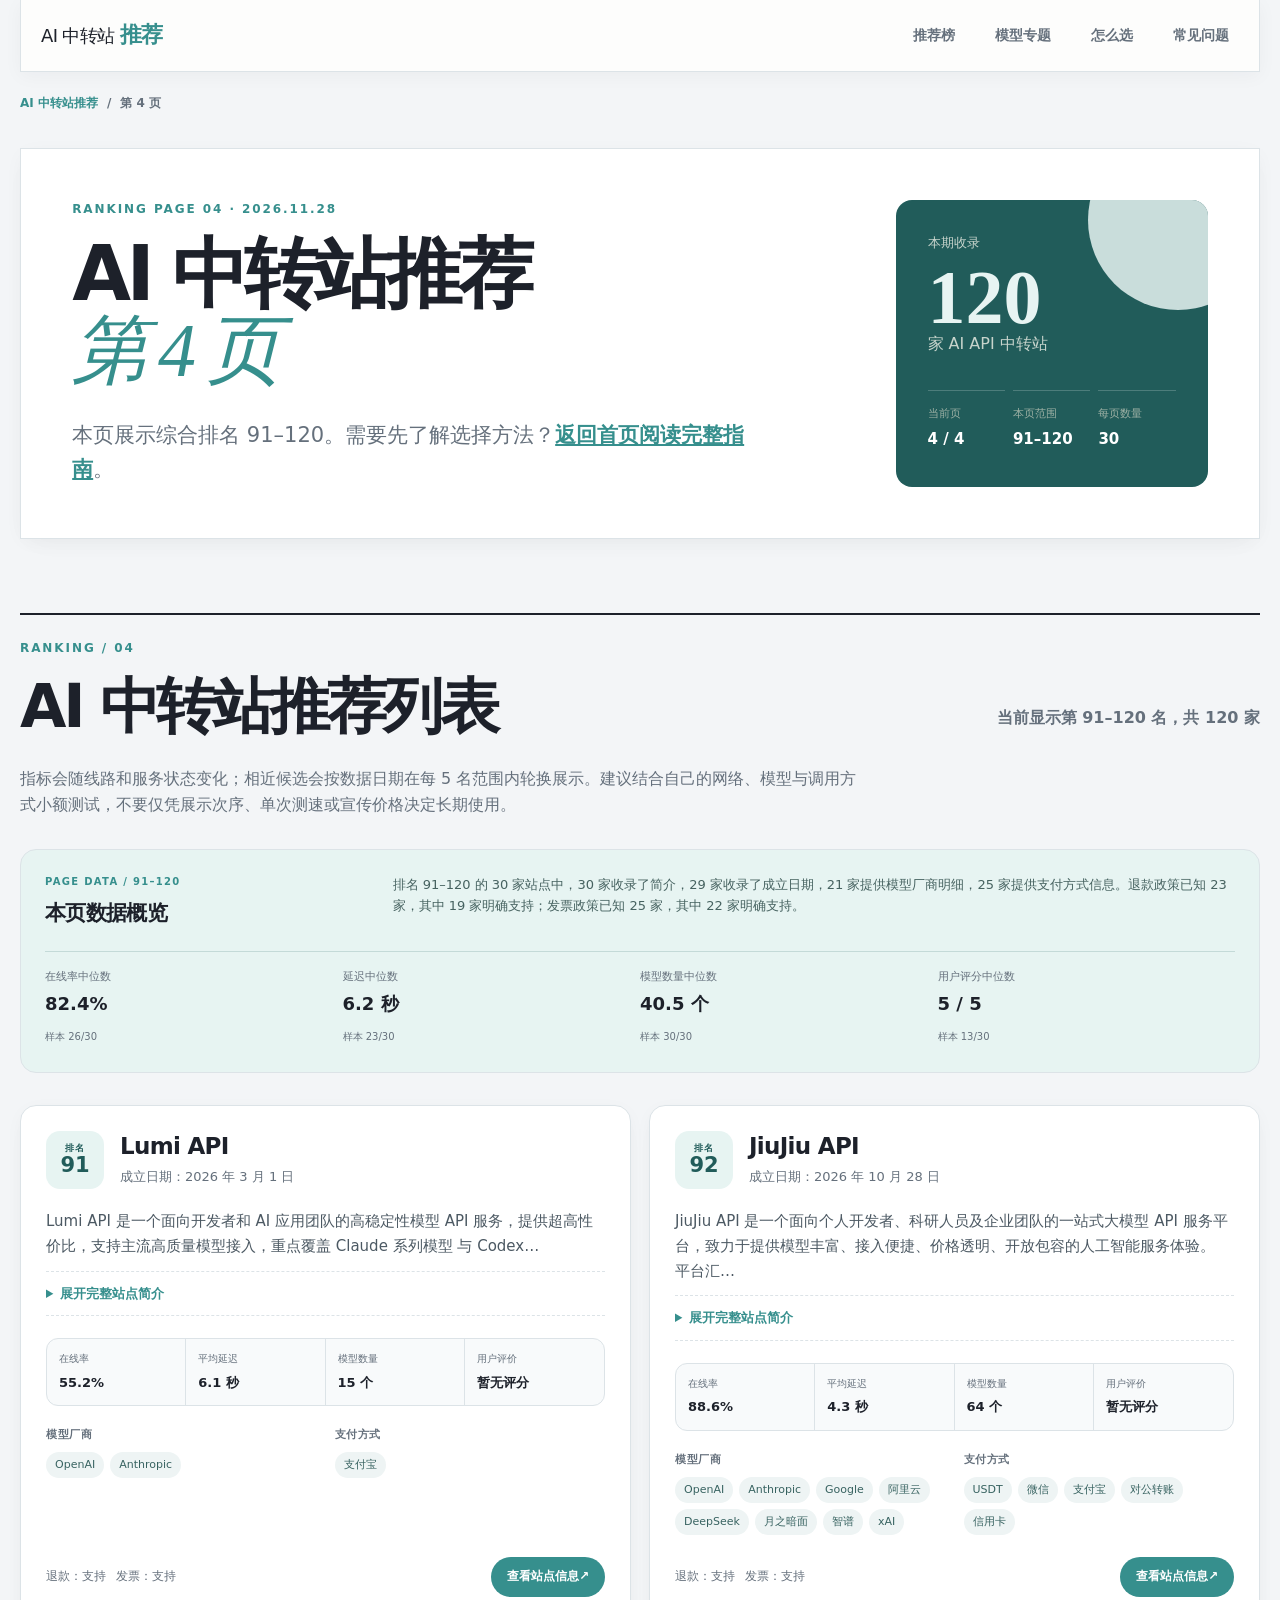
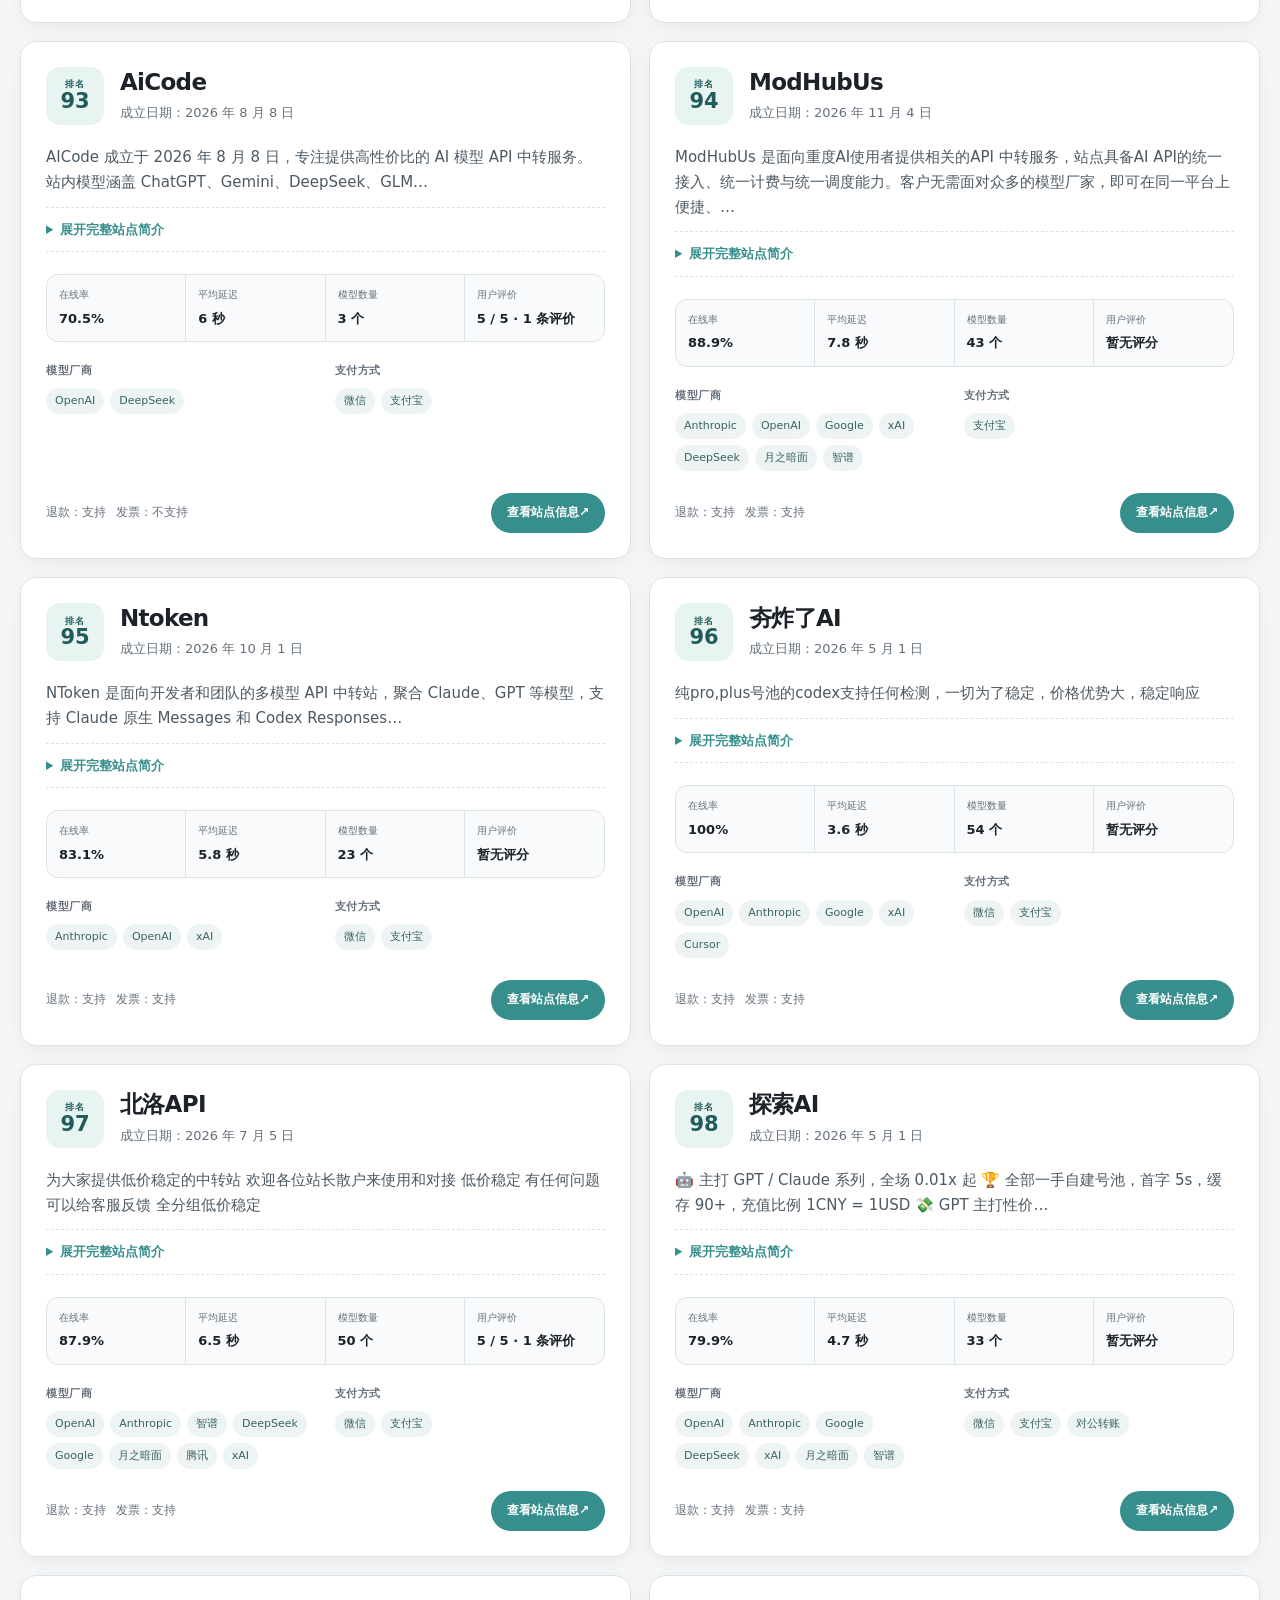
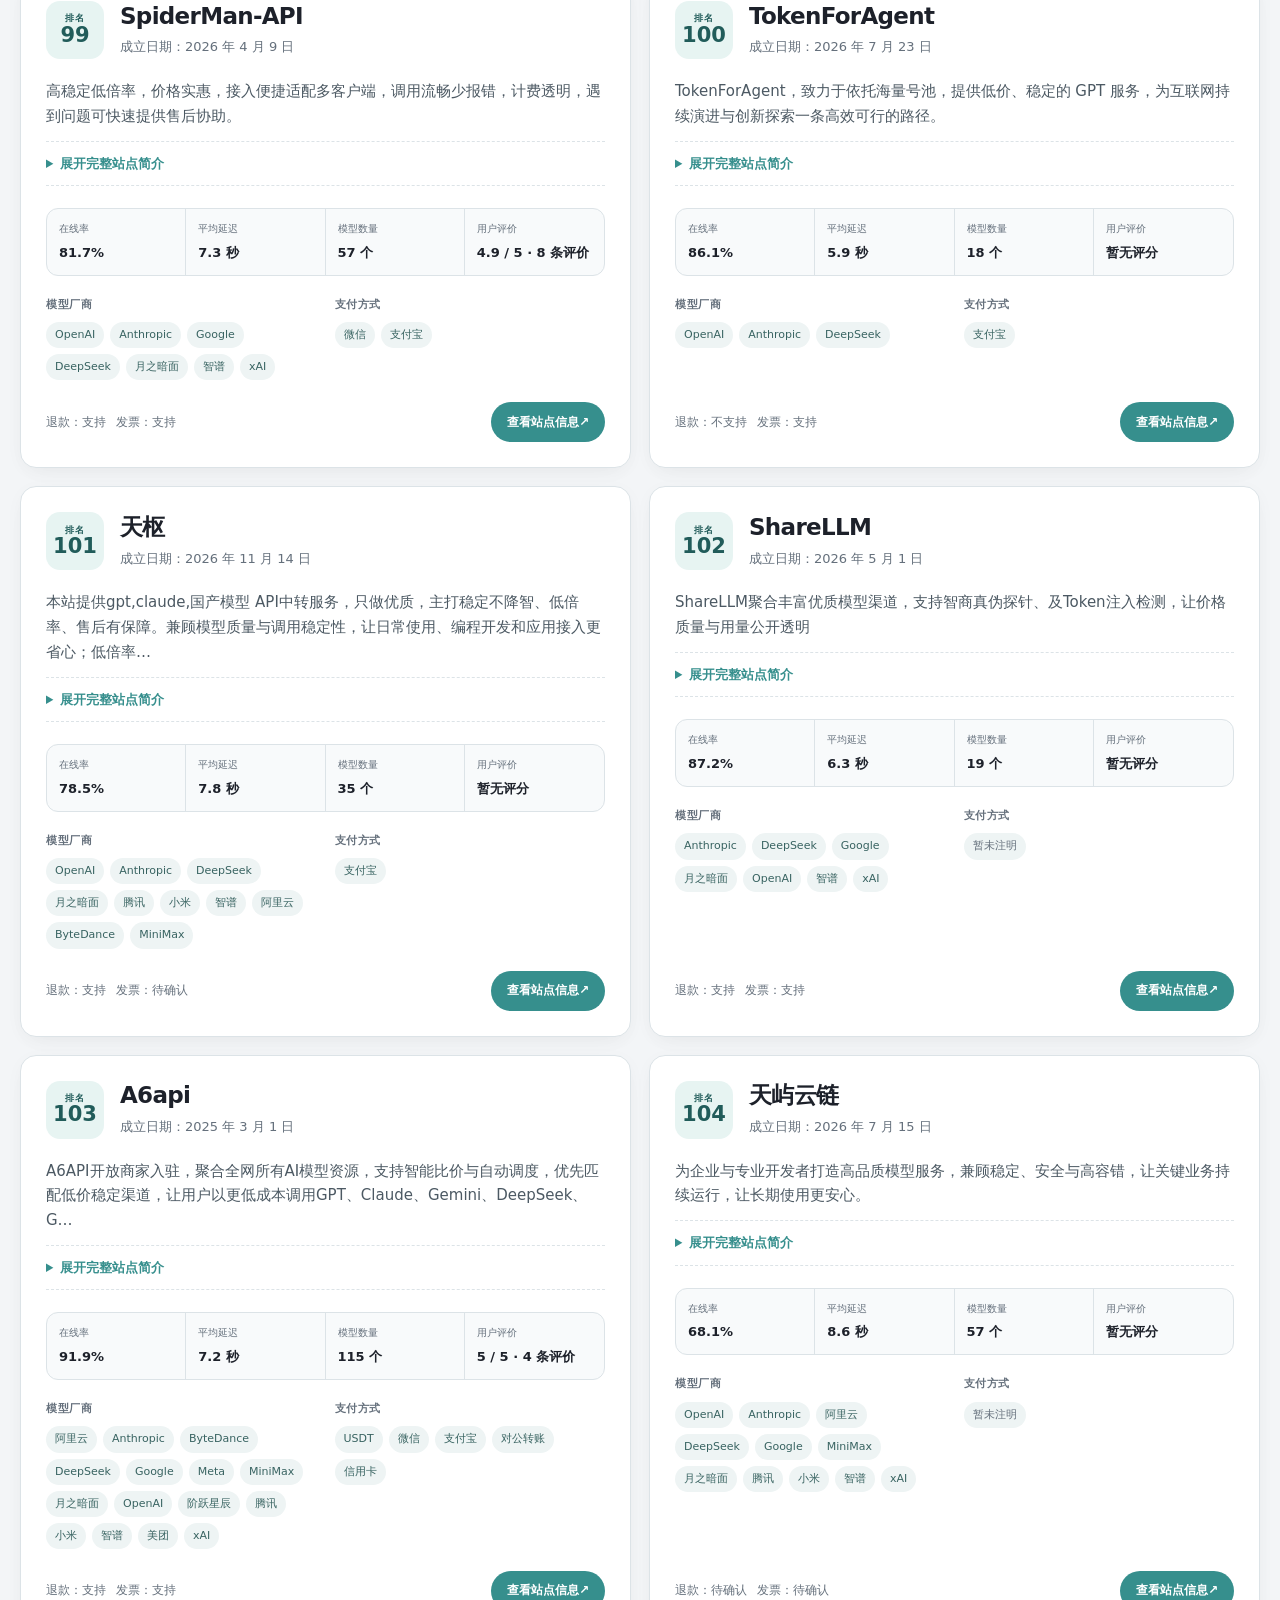
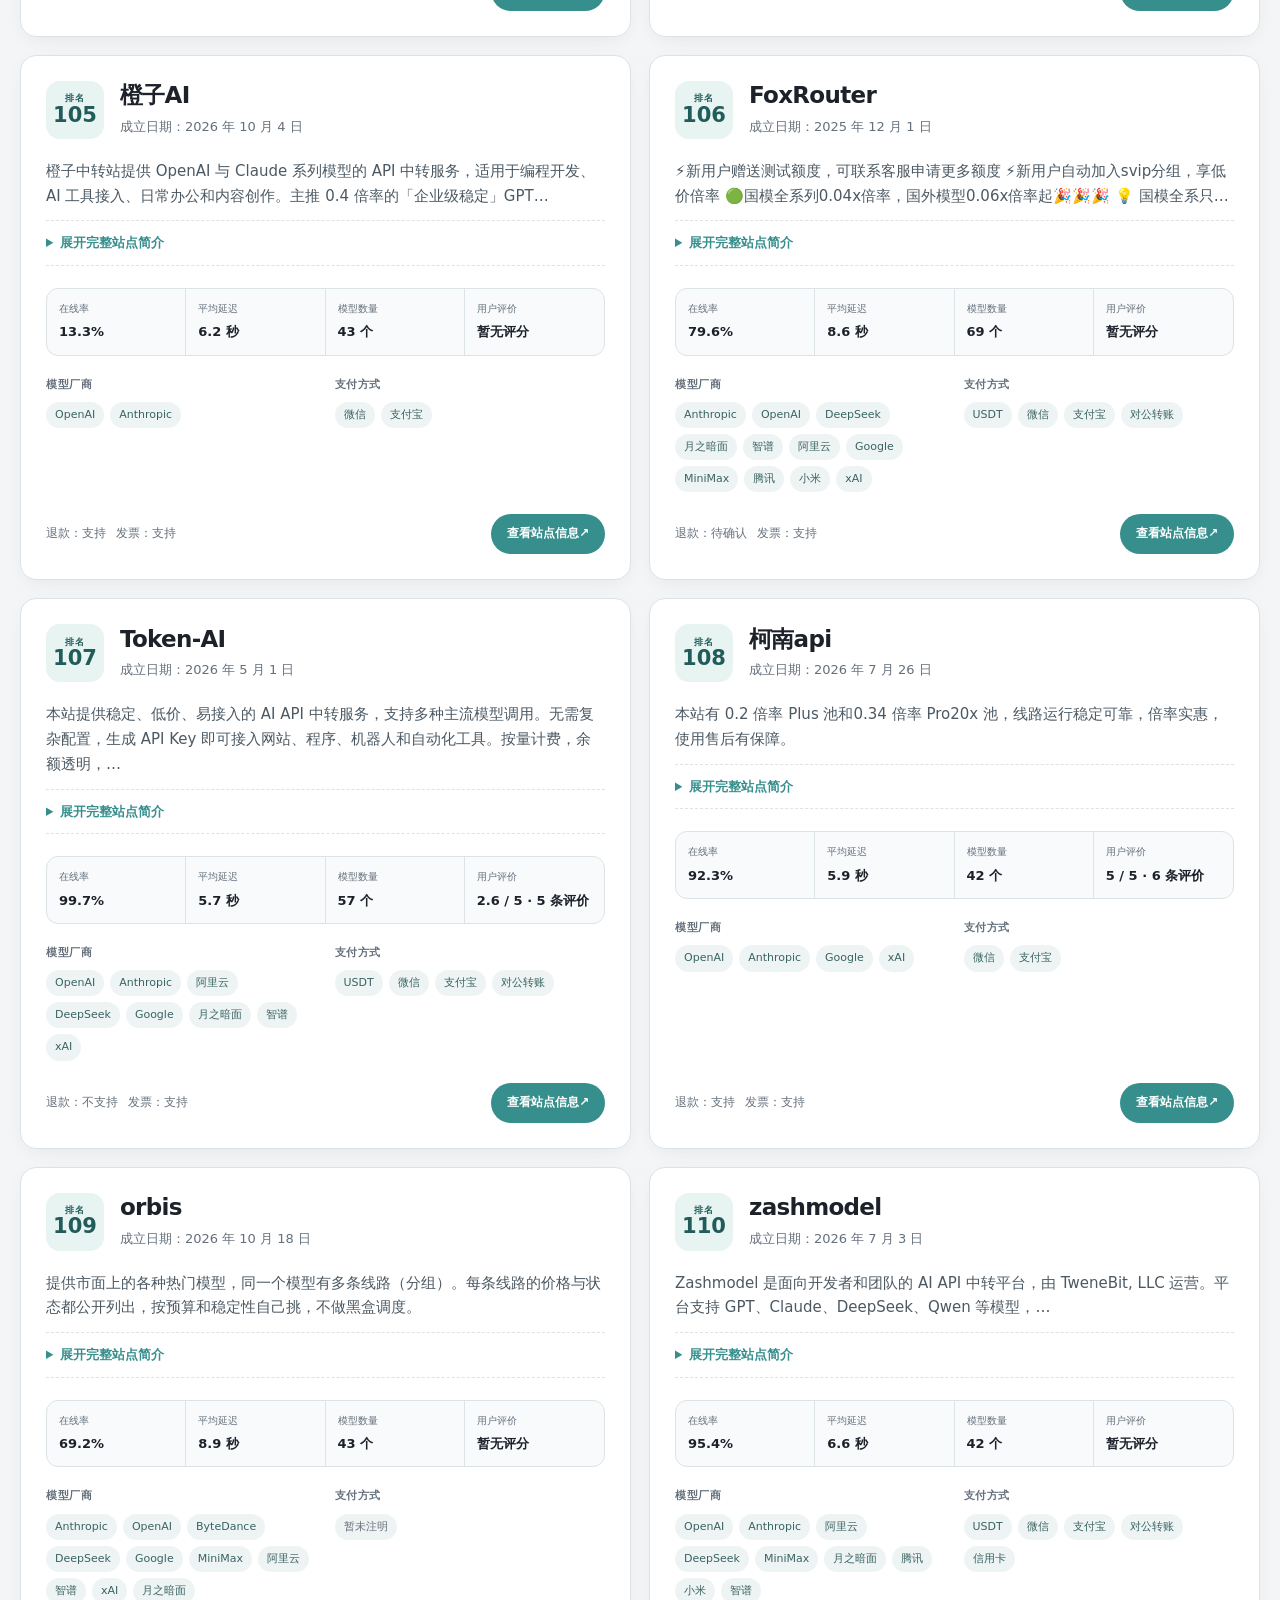
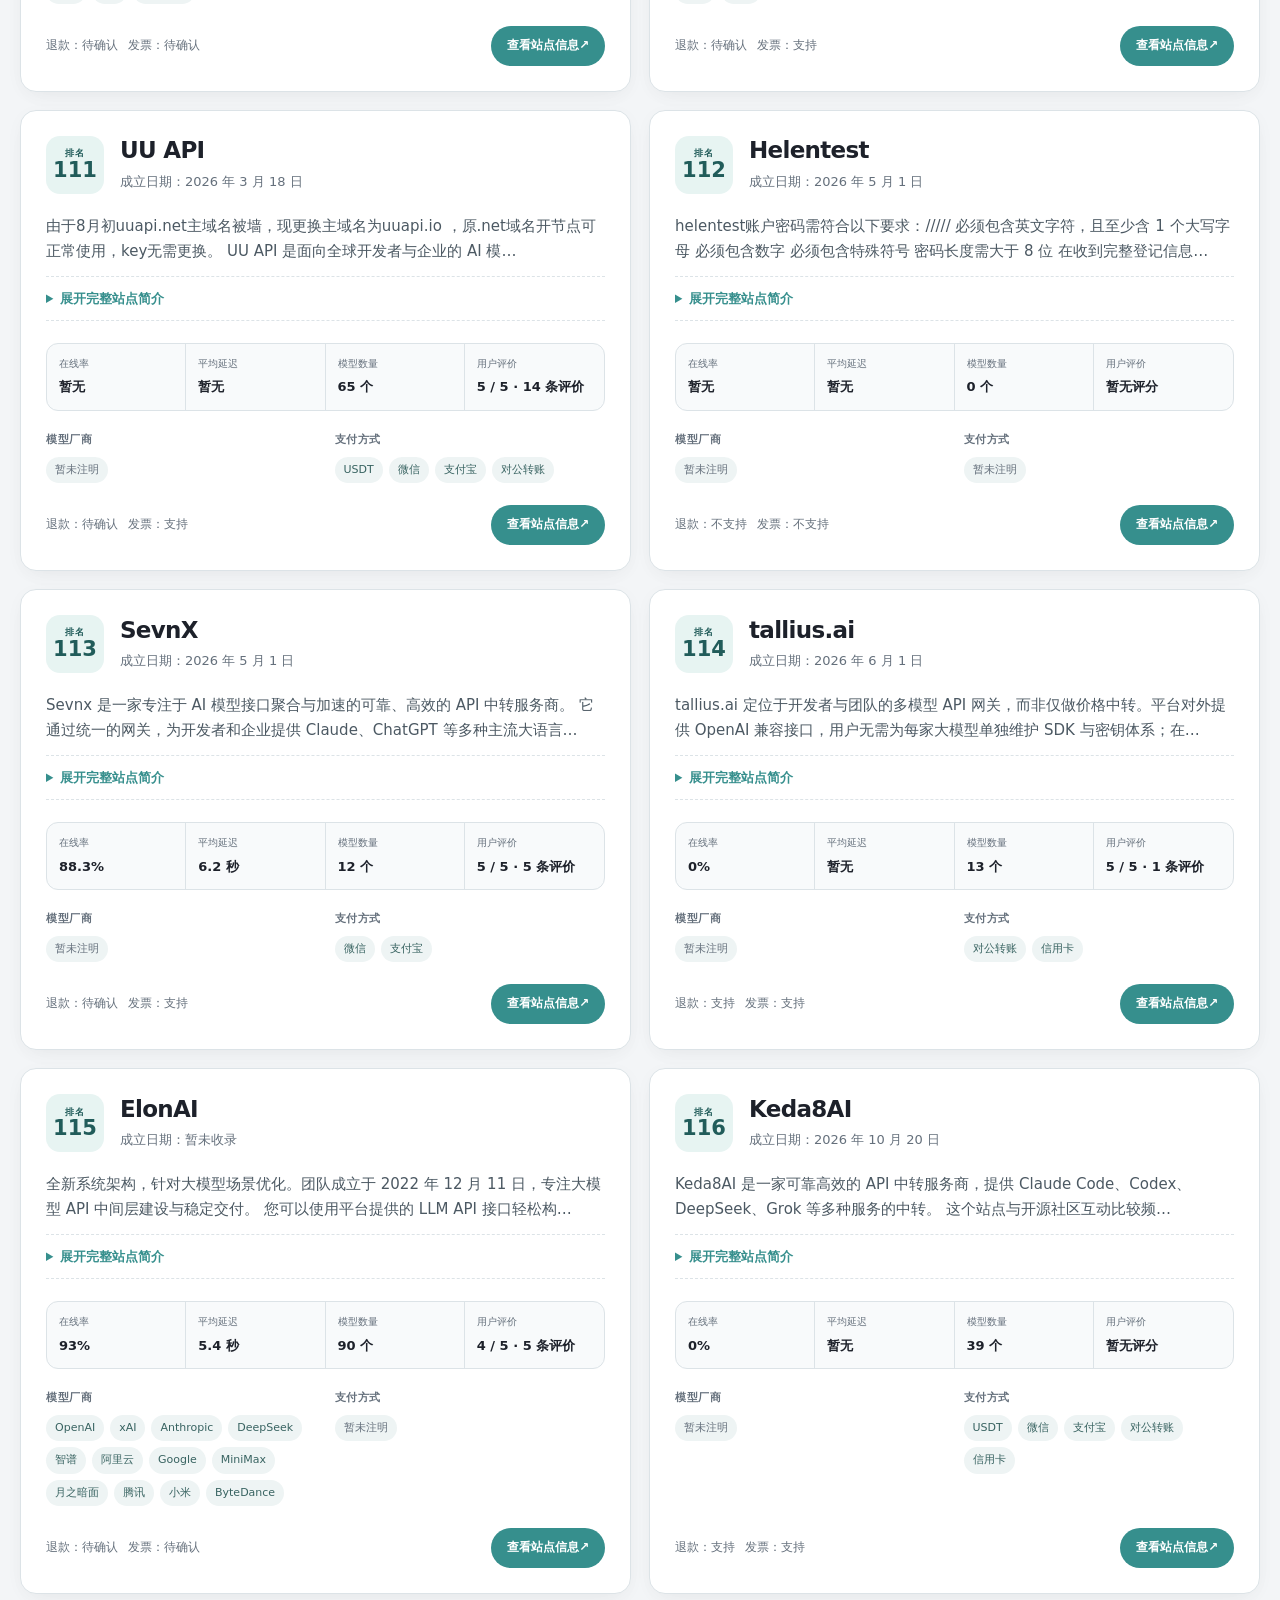
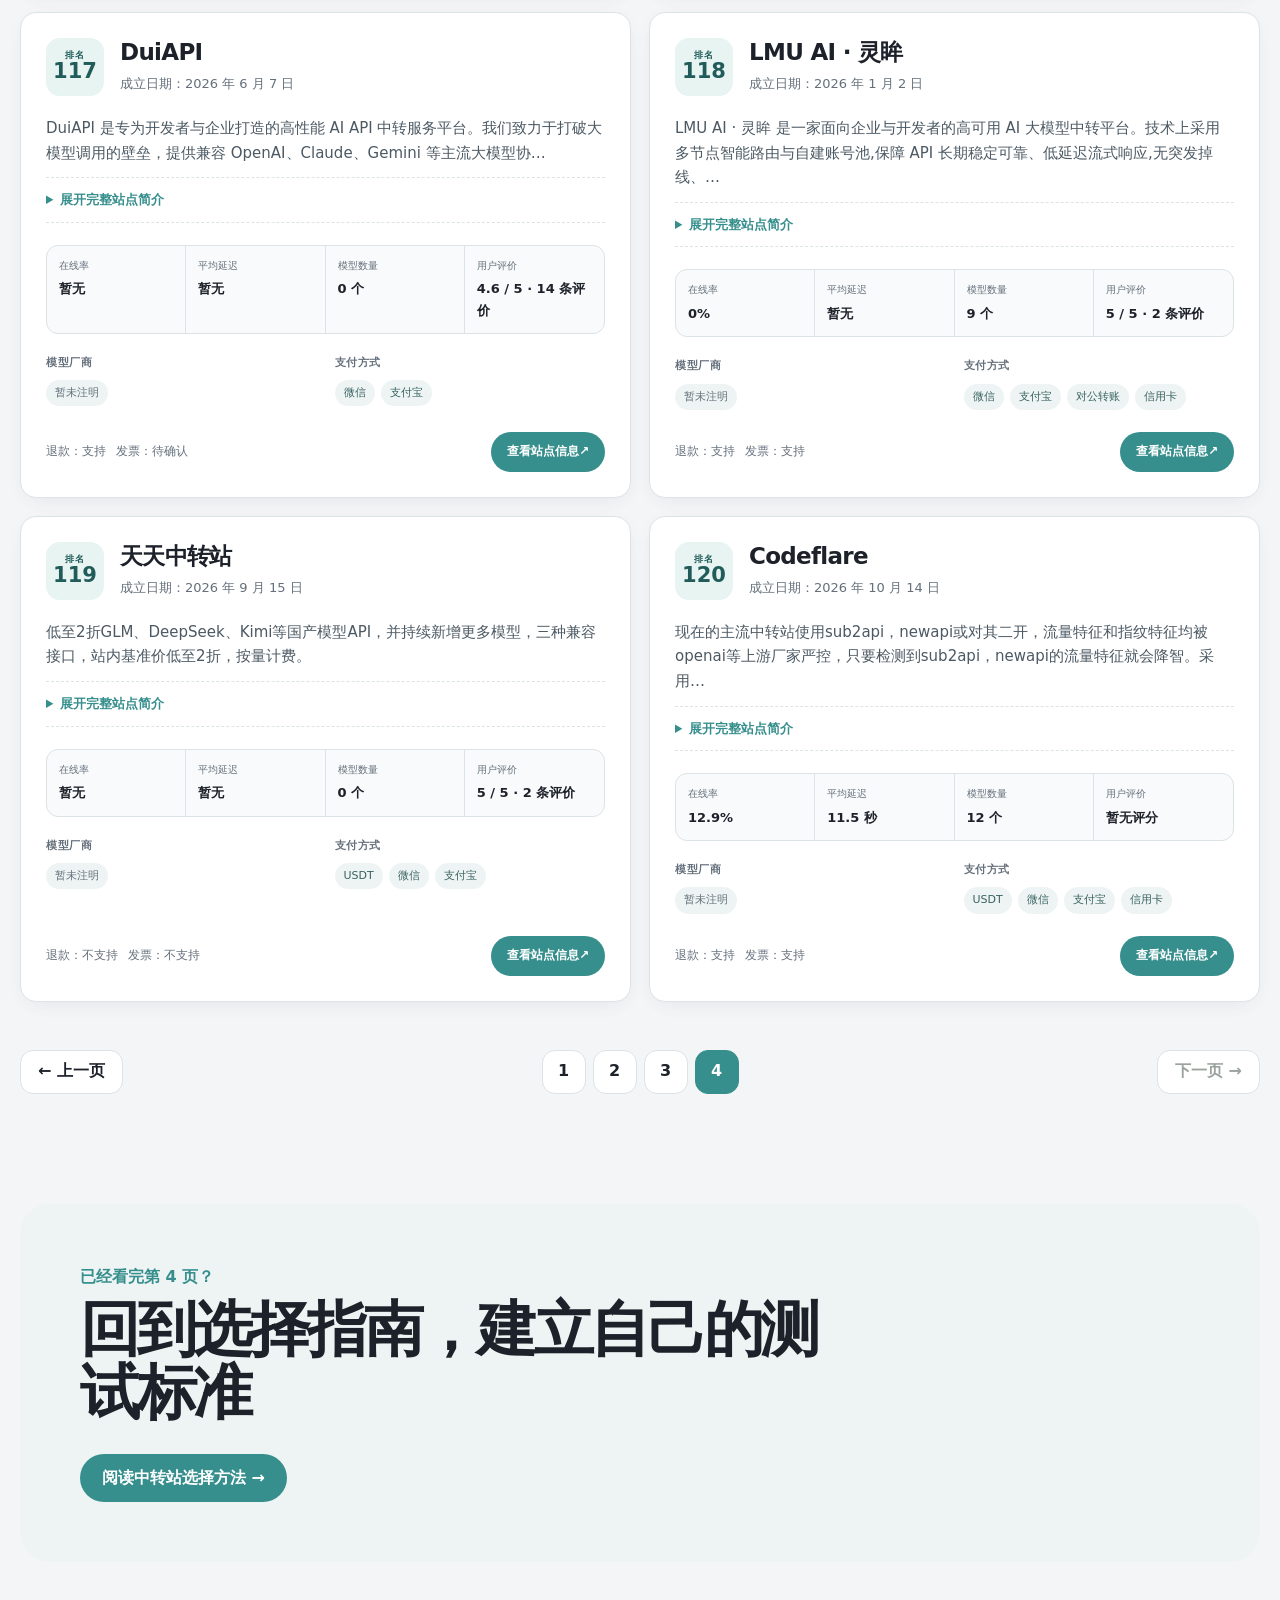
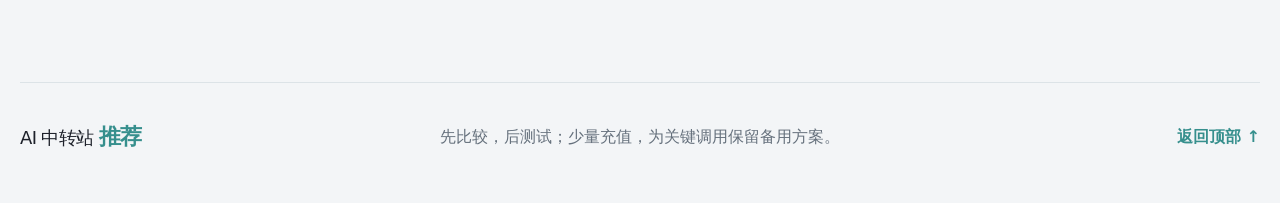
<file: page/4/index.html>
<!doctype html><html lang="zh-CN"><head><meta charset="utf-8" /><meta name="viewport" content="width=device-width, initial-scale=1" /><title>AI 中转站推荐第 4 页｜排名 91–120</title><meta name="description" content="AI 中转站推荐第 4 页，查看排名 91 至 120 的 AI API 中转站简介、成立日期、在线率、延迟、模型数量、用户评分和服务信息。" /><meta name="robots" content="index, follow, max-image-preview:large, max-snippet:-1" /><meta name="theme-color" content="#f3f5f7" /><meta property="og:type" content="website" /><meta property="og:title" content="AI 中转站推荐第 4 页｜排名 91–120" /><meta property="og:description" content="AI 中转站推荐第 4 页，查看排名 91 至 120 的 AI API 中转站简介、成立日期、在线率、延迟、模型数量、用户评分和服务信息。" /><meta property="og:url" content="https://aizhongzhuanzhan.github.io/page/4/" /><meta property="og:site_name" content="AI 中转站推荐" /><meta property="og:locale" content="zh_CN" /><meta property="og:image" content="https://aizhongzhuanzhan.github.io/assets/og-image.svg" /><meta name="twitter:card" content="summary_large_image" /><meta name="twitter:title" content="AI 中转站推荐第 4 页｜排名 91–120" /><meta name="twitter:description" content="AI 中转站推荐第 4 页，查看排名 91 至 120 的 AI API 中转站简介、成立日期、在线率、延迟、模型数量、用户评分和服务信息。" /><meta name="twitter:image" content="https://aizhongzhuanzhan.github.io/assets/og-image.svg" /><link rel="canonical" href="https://aizhongzhuanzhan.github.io/page/4/" /><link rel="alternate" hreflang="zh-CN" href="https://aizhongzhuanzhan.github.io/page/4/" /><link rel="prev" href="https://aizhongzhuanzhan.github.io/page/3/" /><link rel="icon" href="../../assets/favicon.svg" type="image/svg+xml" /><link rel="stylesheet" href="../../assets/styles.min.css" /><script type="application/ld+json">{"@context":"https://schema.org","@graph":[{"@type":"CollectionPage","@id":"https://aizhongzhuanzhan.github.io/page/4/#webpage","url":"https://aizhongzhuanzhan.github.io/page/4/","name":"AI 中转站推荐第 4 页｜排名 91–120","description":"AI 中转站推荐第 4 页，查看排名 91 至 120 的 AI API 中转站简介、成立日期、在线率、延迟、模型数量、用户评分和服务信息。","inLanguage":"zh-CN","dateModified":"2026-11-28","isPartOf":{"@id":"https://aizhongzhuanzhan.github.io/#website"},"breadcrumb":{"@id":"https://aizhongzhuanzhan.github.io/page/4/#breadcrumb"},"mainEntity":{"@id":"https://aizhongzhuanzhan.github.io/page/4/#ranking"}},{"@type":"BreadcrumbList","@id":"https://aizhongzhuanzhan.github.io/page/4/#breadcrumb","itemListElement":[{"@type":"ListItem","position":1,"name":"AI 中转站推荐","item":"https://aizhongzhuanzhan.github.io/"},{"@type":"ListItem","position":2,"name":"第 4 页","item":"https://aizhongzhuanzhan.github.io/page/4/"}]},{"@type":"ItemList","@id":"https://aizhongzhuanzhan.github.io/page/4/#ranking","name":"AI 中转站推荐第 4 页","numberOfItems":120,"itemListOrder":"https://schema.org/ItemListOrderAscending","itemListElement":[{"@type":"ListItem","position":91,"item":{"@type":"Service","name":"Lumi API","url":"https://www.hvoyai.com/sites/lumibestcc/","description":"综合排名第 91；成立日期 2026-03-01；在线率 55.2%；平均延迟 6.1 秒；收录模型 15 个；退款政策：支持；发票政策：支持。"}},{"@type":"ListItem","position":92,"item":{"@type":"Service","name":"JiuJiu API","url":"https://www.hvoyai.com/sites/jiujiuapicom/","description":"综合排名第 92；成立日期 2026-10-28；在线率 88.6%；平均延迟 4.3 秒；收录模型 64 个；退款政策：支持；发票政策：支持。"}},{"@type":"ListItem","position":93,"item":{"@type":"Service","name":"AiCode","url":"https://www.hvoyai.com/sites/aicoduk/","description":"综合排名第 93；成立日期 2026-08-08；在线率 70.5%；平均延迟 6 秒；收录模型 3 个；用户评分 5/5（1 条评价）；退款政策：支持；发票政策：不支持。"}},{"@type":"ListItem","position":94,"item":{"@type":"Service","name":"ModHubUs","url":"https://www.hvoyai.com/sites/modhubuscom/","description":"综合排名第 94；成立日期 2026-11-04；在线率 88.9%；平均延迟 7.8 秒；收录模型 43 个；退款政策：支持；发票政策：支持。"}},{"@type":"ListItem","position":95,"item":{"@type":"Service","name":"Ntoken","url":"https://www.hvoyai.com/sites/ntokendev/","description":"综合排名第 95；成立日期 2026-10-01；在线率 83.1%；平均延迟 5.8 秒；收录模型 23 个；退款政策：支持；发票政策：支持。"}},{"@type":"ListItem","position":96,"item":{"@type":"Service","name":"夯炸了AI","url":"https://www.hvoyai.com/sites/aihangzhalecom/","description":"综合排名第 96；成立日期 2026-05-01；在线率 100%；平均延迟 3.6 秒；收录模型 54 个；退款政策：支持；发票政策：支持。"}},{"@type":"ListItem","position":97,"item":{"@type":"Service","name":"北洛API","url":"https://www.hvoyai.com/sites/beiluoxixyz/","description":"综合排名第 97；成立日期 2026-07-05；在线率 87.9%；平均延迟 6.5 秒；收录模型 50 个；用户评分 5/5（1 条评价）；退款政策：支持；发票政策：支持。"}},{"@type":"ListItem","position":98,"item":{"@type":"Service","name":"探索AI","url":"https://www.hvoyai.com/sites/nexfarocom/","description":"综合排名第 98；成立日期 2026-05-01；在线率 79.9%；平均延迟 4.7 秒；收录模型 33 个；退款政策：支持；发票政策：支持。"}},{"@type":"ListItem","position":99,"item":{"@type":"Service","name":"SpiderMan-API","url":"https://www.hvoyai.com/sites/spidermanapicom/","description":"综合排名第 99；成立日期 2026-04-09；在线率 81.7%；平均延迟 7.3 秒；收录模型 57 个；用户评分 4.9/5（8 条评价）；退款政策：支持；发票政策：支持。"}},{"@type":"ListItem","position":100,"item":{"@type":"Service","name":"TokenForAgent","url":"https://www.hvoyai.com/sites/apitkforacn/","description":"综合排名第 100；成立日期 2026-07-23；在线率 86.1%；平均延迟 5.9 秒；收录模型 18 个；退款政策：不支持；发票政策：支持。"}},{"@type":"ListItem","position":101,"item":{"@type":"Service","name":"天枢","url":"https://www.hvoyai.com/sites/apitianshusurf/","description":"综合排名第 101；成立日期 2026-11-14；在线率 78.5%；平均延迟 7.8 秒；收录模型 35 个；退款政策：支持。"}},{"@type":"ListItem","position":102,"item":{"@type":"Service","name":"ShareLLM","url":"https://www.hvoyai.com/sites/sharellmnet/","description":"综合排名第 102；成立日期 2026-05-01；在线率 87.2%；平均延迟 6.3 秒；收录模型 19 个；退款政策：支持；发票政策：支持。"}},{"@type":"ListItem","position":103,"item":{"@type":"Service","name":"A6api","url":"https://www.hvoyai.com/sites/a6apiai/","description":"综合排名第 103；成立日期 2025-03-01；在线率 91.9%；平均延迟 7.2 秒；收录模型 115 个；用户评分 5/5（4 条评价）；退款政策：支持；发票政策：支持。"}},{"@type":"ListItem","position":104,"item":{"@type":"Service","name":"天屿云链","url":"https://www.hvoyai.com/sites/tianyulinkcloud/","description":"综合排名第 104；成立日期 2026-07-15；在线率 68.1%；平均延迟 8.6 秒；收录模型 57 个。"}},{"@type":"ListItem","position":105,"item":{"@type":"Service","name":"橙子AI","url":"https://www.hvoyai.com/sites/apiorange30top/","description":"综合排名第 105；成立日期 2026-10-04；在线率 13.3%；平均延迟 6.2 秒；收录模型 43 个；退款政策：支持；发票政策：支持。"}},{"@type":"ListItem","position":106,"item":{"@type":"Service","name":"FoxRouter","url":"https://www.hvoyai.com/sites/foxrouterorg/","description":"综合排名第 106；成立日期 2025-12-01；在线率 79.6%；平均延迟 8.6 秒；收录模型 69 个；发票政策：支持。"}},{"@type":"ListItem","position":107,"item":{"@type":"Service","name":"Token-AI","url":"https://www.hvoyai.com/sites/tkenlol/","description":"综合排名第 107；成立日期 2026-05-01；在线率 99.7%；平均延迟 5.7 秒；收录模型 57 个；用户评分 2.6/5（5 条评价）；退款政策：不支持；发票政策：支持。"}},{"@type":"ListItem","position":108,"item":{"@type":"Service","name":"柯南api","url":"https://www.hvoyai.com/sites/conanrelaycom/","description":"综合排名第 108；成立日期 2026-07-26；在线率 92.3%；平均延迟 5.9 秒；收录模型 42 个；用户评分 5/5（6 条评价）；退款政策：支持；发票政策：支持。"}},{"@type":"ListItem","position":109,"item":{"@type":"Service","name":"orbis","url":"https://www.hvoyai.com/sites/orbiorbicom/","description":"综合排名第 109；成立日期 2026-10-18；在线率 69.2%；平均延迟 8.9 秒；收录模型 43 个。"}},{"@type":"ListItem","position":110,"item":{"@type":"Service","name":"zashmodel","url":"https://www.hvoyai.com/sites/zashmodelcom/","description":"综合排名第 110；成立日期 2026-07-03；在线率 95.4%；平均延迟 6.6 秒；收录模型 42 个；发票政策：支持。"}},{"@type":"ListItem","position":111,"item":{"@type":"Service","name":"UU API","url":"https://www.hvoyai.com/sites/uuapiio/","description":"综合排名第 111；成立日期 2026-03-18；收录模型 65 个；用户评分 5/5（14 条评价）；发票政策：支持。"}},{"@type":"ListItem","position":112,"item":{"@type":"Service","name":"Helentest","url":"https://www.hvoyai.com/sites/baiducom/","description":"综合排名第 112；成立日期 2026-05-01；收录模型 0 个；退款政策：不支持；发票政策：不支持。"}},{"@type":"ListItem","position":113,"item":{"@type":"Service","name":"SevnX","url":"https://www.hvoyai.com/sites/sevnxlol/","description":"综合排名第 113；成立日期 2026-05-01；在线率 88.3%；平均延迟 6.2 秒；收录模型 12 个；用户评分 5/5（5 条评价）；发票政策：支持。"}},{"@type":"ListItem","position":114,"item":{"@type":"Service","name":"tallius.ai","url":"https://www.hvoyai.com/sites/apitalliusai/","description":"综合排名第 114；成立日期 2026-06-01；在线率 0%；收录模型 13 个；用户评分 5/5（1 条评价）；退款政策：支持；发票政策：支持。"}},{"@type":"ListItem","position":115,"item":{"@type":"Service","name":"ElonAI","url":"https://www.hvoyai.com/sites/elonaicc/","description":"综合排名第 115；在线率 93%；平均延迟 5.4 秒；收录模型 90 个；用户评分 4/5（5 条评价）。"}},{"@type":"ListItem","position":116,"item":{"@type":"Service","name":"Keda8AI","url":"https://www.hvoyai.com/sites/keda8ai/","description":"综合排名第 116；成立日期 2026-10-20；在线率 0%；收录模型 39 个；退款政策：支持；发票政策：支持。"}},{"@type":"ListItem","position":117,"item":{"@type":"Service","name":"DuiAPI","url":"https://www.hvoyai.com/sites/duiapicom/","description":"综合排名第 117；成立日期 2026-06-07；收录模型 0 个；用户评分 4.6/5（14 条评价）；退款政策：支持。"}},{"@type":"ListItem","position":118,"item":{"@type":"Service","name":"LMU AI · 灵眸","url":"https://www.hvoyai.com/sites/apilmuaiai/","description":"综合排名第 118；成立日期 2026-01-02；在线率 0%；收录模型 9 个；用户评分 5/5（2 条评价）；退款政策：支持；发票政策：支持。"}},{"@type":"ListItem","position":119,"item":{"@type":"Service","name":"天天中转站","url":"https://www.hvoyai.com/sites/apitiantiancom/","description":"综合排名第 119；成立日期 2026-09-15；收录模型 0 个；用户评分 5/5（2 条评价）；退款政策：不支持；发票政策：不支持。"}},{"@type":"ListItem","position":120,"item":{"@type":"Service","name":"Codeflare","url":"https://www.hvoyai.com/sites/codeflarecc/","description":"综合排名第 120；成立日期 2026-10-14；在线率 12.9%；平均延迟 11.5 秒；收录模型 12 个；退款政策：支持；发票政策：支持。"}}]}]}</script><script>var _hmt = _hmt || [];(function() {var hm = document.createElement("script");hm.src = "https://hm.baidu.com/hm.js?a95d0c92950541b137908250283f3d91";var s = document.getElementsByTagName("script")[0];s.parentNode.insertBefore(hm, s);})();</script></head><body><a class="skip-link" href="#main">跳到主要内容</a><header class="topbar"><a class="wordmark" href="../../" aria-label="AI 中转站推荐首页"><span>AI 中转站</span><strong>推荐</strong></a><nav aria-label="主要导航"><a href="../../#ranking">推荐榜</a><a href="../../#topics">模型专题</a><a href="../../#guide">怎么选</a><a href="../../#faq">常见问题</a></nav></header><main id="main"><nav class="breadcrumbs" aria-label="面包屑"><a href="../../">AI 中转站推荐</a><span aria-hidden="true">/</span><span aria-current="page">第 4 页</span></nav><section class="hero"><div class="hero__copy"><p class="eyebrow">RANKING PAGE 04 · 2026.11.28</p><h1>AI 中转站推荐<br /><em>第 4 页</em></h1><p class="hero-copy">本页展示综合排名 91–120。需要先了解选择方法？<a href="../../#guide">返回首页阅读完整指南</a>。</p></div><aside class="hero__panel" aria-label="榜单概览"><p>本期收录</p><strong>120</strong><span>家 AI API 中转站</span><dl><div><dt>当前页</dt><dd>4 / 4</dd></div><div><dt>本页范围</dt><dd>91–120</dd></div><div><dt>每页数量</dt><dd>30</dd></div></dl></aside></section><section class="ranking" id="ranking" aria-labelledby="ranking-title"><div class="ranking-head"><div><p>RANKING / 04</p><h2 id="ranking-title">AI 中转站推荐列表</h2></div><p>当前显示第 91–120 名，共 120 家</p></div><p class="ranking-note">指标会随线路和服务状态变化；相近候选会按数据日期在每 5 名范围内轮换展示。建议结合自己的网络、模型与调用方式小额测试，不要仅凭展示次序、单次测速或宣传价格决定长期使用。</p><section class="page-analysis" aria-labelledby="page-analysis-title"><div class="page-analysis__head"><div><p>PAGE DATA / 91–120</p><h3 id="page-analysis-title">本页数据概览</h3></div><p>排名 91–120 的 30 家站点中，30 家收录了简介，29 家收录了成立日期，21 家提供模型厂商明细，25 家提供支付方式信息。退款政策已知 23 家，其中 19 家明确支持；发票政策已知 25 家，其中 22 家明确支持。</p></div><dl class="analysis-grid"><div><dt>在线率中位数</dt><dd>82.4%</dd><small>样本 26/30</small></div><div><dt>延迟中位数</dt><dd>6.2 秒</dd><small>样本 23/30</small></div><div><dt>模型数量中位数</dt><dd>40.5 个</dd><small>样本 30/30</small></div><div><dt>用户评分中位数</dt><dd>5 / 5</dd><small>样本 13/30</small></div></dl></section><div class="station-list"><article class="station-card" id="rank-91" aria-labelledby="station-91"><div class="station-card__head"><span class="rank-badge"><small>排名</small>91</span><div class="station-title"><h2 id="station-91"><a href="https://www.hvoyai.com/sites/lumibestcc/" target="_blank" rel="nofollow noopener" referrerpolicy="origin">Lumi API</a></h2><p>成立日期：2026 年 3 月 1 日</p></div></div><p class="site-summary">Lumi API 是一个面向开发者和 AI 应用团队的高稳定性模型 API 服务，提供超高性价比，支持主流高质量模型接入，重点覆盖 Claude 系列模型 与 Codex…</p><details class="site-intro"><summary>展开完整站点简介</summary><div class="site-intro__body"><p>Lumi API 是一个面向开发者和 AI 应用团队的高稳定性模型 API 服务，提供超高性价比，支持主流高质量模型接入，重点覆盖 Claude 系列模型 与 Codex 编程模型，适合用于 AI 对话、代码生成、智能体开发、自动化工作流、企业内部工具 等场景。</p><p>核心优势：</p><p>1. 模型丰富：支持 Claude、Codex 等高质量模型，满足写作、推理、编程、Agent 等需求。</p><p>2. 稳定可靠：服务持续优化，适合生产环境、工具集成和长期项目使用。</p><p>3. 接入简单：兼容常见 API 调用方式，开发者可以快速接入现有项目。</p><p>4. 适合开发者：特别适合 Open WebUI、LibreChat、Dify、LobeChat、Continue、Cline 等开源项目测试和集成。</p></div></details><dl class="metric-grid"><div><dt>在线率</dt><dd>55.2%</dd></div><div><dt>平均延迟</dt><dd>6.1 秒</dd></div><div><dt>模型数量</dt><dd>15 个</dd></div><div><dt>用户评价</dt><dd>暂无评分</dd></div></dl><div class="station-meta"><div><h3>模型厂商</h3><div class="chip-list"><span class="chip">OpenAI</span><span class="chip">Anthropic</span></div></div><div><h3>支付方式</h3><div class="chip-list"><span class="chip">支付宝</span></div></div></div><div class="station-card__foot"><p><span>退款：支持</span><span>发票：支持</span></p><a class="detail-link" href="https://www.hvoyai.com/sites/lumibestcc/" target="_blank" rel="nofollow noopener" referrerpolicy="origin" aria-label="查看 Lumi API 的更多信息">查看站点信息 <span aria-hidden="true">↗</span></a></div></article><article class="station-card" id="rank-92" aria-labelledby="station-92"><div class="station-card__head"><span class="rank-badge"><small>排名</small>92</span><div class="station-title"><h2 id="station-92"><a href="https://www.hvoyai.com/sites/jiujiuapicom/" target="_blank" rel="nofollow noopener" referrerpolicy="origin">JiuJiu API</a></h2><p>成立日期：2026 年 10 月 28 日</p></div></div><p class="site-summary">JiuJiu API 是一个面向个人开发者、科研人员及企业团队的一站式大模型 API 服务平台，致力于提供模型丰富、接入便捷、价格透明、开放包容的人工智能服务体验。 平台汇…</p><details class="site-intro"><summary>展开完整站点简介</summary><div class="site-intro__body"><p>JiuJiu API 是一个面向个人开发者、科研人员及企业团队的一站式大模型 API 服务平台，致力于提供模型丰富、接入便捷、价格透明、开放包容的人工智能服务体验。</p><p>平台汇聚 GPT、Claude、Gemini、Grok、DeepSeek、Kimi、GLM、Qwen 等全球主流大模型，支持 120+ 模型统一接入，覆盖智能对话、深度推理、代码开发、图像生成等多元应用场景。开发者仅需一个 API Key，即可调用不同模型，原生兼容 OpenAI Chat / Responses、Anthropic Messages 及 Gemini 等主流接口协议，并支持 Claude Code、Codex、cc-haha 等开发工具。</p><p>平台坚持透明、灵活的计费原则，采用 1 元兑换 1 美元平台额度 的计费方式，提供多样化的高性价比模型渠道。</p></div></details><dl class="metric-grid"><div><dt>在线率</dt><dd>88.6%</dd></div><div><dt>平均延迟</dt><dd>4.3 秒</dd></div><div><dt>模型数量</dt><dd>64 个</dd></div><div><dt>用户评价</dt><dd>暂无评分</dd></div></dl><div class="station-meta"><div><h3>模型厂商</h3><div class="chip-list"><span class="chip">OpenAI</span><span class="chip">Anthropic</span><span class="chip">Google</span><span class="chip">阿里云</span><span class="chip">DeepSeek</span><span class="chip">月之暗面</span><span class="chip">智谱</span><span class="chip">xAI</span></div></div><div><h3>支付方式</h3><div class="chip-list"><span class="chip">USDT</span><span class="chip">微信</span><span class="chip">支付宝</span><span class="chip">对公转账</span><span class="chip">信用卡</span></div></div></div><div class="station-card__foot"><p><span>退款：支持</span><span>发票：支持</span></p><a class="detail-link" href="https://www.hvoyai.com/sites/jiujiuapicom/" target="_blank" rel="nofollow noopener" referrerpolicy="origin" aria-label="查看 JiuJiu API 的更多信息">查看站点信息 <span aria-hidden="true">↗</span></a></div></article><article class="station-card" id="rank-93" aria-labelledby="station-93"><div class="station-card__head"><span class="rank-badge"><small>排名</small>93</span><div class="station-title"><h2 id="station-93"><a href="https://www.hvoyai.com/sites/aicoduk/" target="_blank" rel="nofollow noopener" referrerpolicy="origin">AiCode</a></h2><p>成立日期：2026 年 8 月 8 日</p></div></div><p class="site-summary">AICode 成立于 2026 年 8 月 8 日，专注提供高性价比的 AI 模型 API 中转服务。站内模型涵盖 ChatGPT、Gemini、DeepSeek、GLM…</p><details class="site-intro"><summary>展开完整站点简介</summary><div class="site-intro__body"><p>AICode 成立于 2026 年 8 月 8 日，专注提供高性价比的 AI 模型 API 中转服务。站内模型涵盖 ChatGPT、Gemini、DeepSeek、GLM 无限及多种国产模型，主打低价模型，以实惠价格满足开发、创作与日常使用需求，让更多人轻松接入 AI。</p></div></details><dl class="metric-grid"><div><dt>在线率</dt><dd>70.5%</dd></div><div><dt>平均延迟</dt><dd>6 秒</dd></div><div><dt>模型数量</dt><dd>3 个</dd></div><div><dt>用户评价</dt><dd>5 / 5 · 1 条评价</dd></div></dl><div class="station-meta"><div><h3>模型厂商</h3><div class="chip-list"><span class="chip">OpenAI</span><span class="chip">DeepSeek</span></div></div><div><h3>支付方式</h3><div class="chip-list"><span class="chip">微信</span><span class="chip">支付宝</span></div></div></div><div class="station-card__foot"><p><span>退款：支持</span><span>发票：不支持</span></p><a class="detail-link" href="https://www.hvoyai.com/sites/aicoduk/" target="_blank" rel="nofollow noopener" referrerpolicy="origin" aria-label="查看 AiCode 的更多信息">查看站点信息 <span aria-hidden="true">↗</span></a></div></article><article class="station-card" id="rank-94" aria-labelledby="station-94"><div class="station-card__head"><span class="rank-badge"><small>排名</small>94</span><div class="station-title"><h2 id="station-94"><a href="https://www.hvoyai.com/sites/modhubuscom/" target="_blank" rel="nofollow noopener" referrerpolicy="origin">ModHubUs</a></h2><p>成立日期：2026 年 11 月 4 日</p></div></div><p class="site-summary">ModHubUs 是面向重度AI使用者提供相关的API 中转服务，站点具备AI API的统一接入、统一计费与统一调度能力。客户无需面对众多的模型厂家，即可在同一平台上便捷、…</p><details class="site-intro"><summary>展开完整站点简介</summary><div class="site-intro__body"><p>ModHubUs 是面向重度AI使用者提供相关的API 中转服务，站点具备AI API的统一接入、统一计费与统一调度能力。客户无需面对众多的模型厂家，即可在同一平台上便捷、有效的使用 Claude、GPT、Gemini、DeepSeek 等主流模型。</p><p>ModHubUs 的优势能力：</p><p>多线路灵活调度，提升可用性与访问稳定性 ；</p><p>各模型Token 级透明计费，用量可核对、成本可追踪 ；</p><p>用量统计与模型自由选择，便于按场景切换与管控；</p><p>ModHubUs 的适用场景：软件开发、AI 编程、Agent 应用如生图等。</p></div></details><dl class="metric-grid"><div><dt>在线率</dt><dd>88.9%</dd></div><div><dt>平均延迟</dt><dd>7.8 秒</dd></div><div><dt>模型数量</dt><dd>43 个</dd></div><div><dt>用户评价</dt><dd>暂无评分</dd></div></dl><div class="station-meta"><div><h3>模型厂商</h3><div class="chip-list"><span class="chip">Anthropic</span><span class="chip">OpenAI</span><span class="chip">Google</span><span class="chip">xAI</span><span class="chip">DeepSeek</span><span class="chip">月之暗面</span><span class="chip">智谱</span></div></div><div><h3>支付方式</h3><div class="chip-list"><span class="chip">支付宝</span></div></div></div><div class="station-card__foot"><p><span>退款：支持</span><span>发票：支持</span></p><a class="detail-link" href="https://www.hvoyai.com/sites/modhubuscom/" target="_blank" rel="nofollow noopener" referrerpolicy="origin" aria-label="查看 ModHubUs 的更多信息">查看站点信息 <span aria-hidden="true">↗</span></a></div></article><article class="station-card" id="rank-95" aria-labelledby="station-95"><div class="station-card__head"><span class="rank-badge"><small>排名</small>95</span><div class="station-title"><h2 id="station-95"><a href="https://www.hvoyai.com/sites/ntokendev/" target="_blank" rel="nofollow noopener" referrerpolicy="origin">Ntoken</a></h2><p>成立日期：2026 年 10 月 1 日</p></div></div><p class="site-summary">NToken 是面向开发者和团队的多模型 API 中转站，聚合 Claude、GPT 等模型，支持 Claude 原生 Messages 和 Codex Responses…</p><details class="site-intro"><summary>展开完整站点简介</summary><div class="site-intro__body"><p>NToken 是面向开发者和团队的多模型 API 中转站，聚合 Claude、GPT 等模型，支持 Claude 原生 Messages 和 Codex Responses 接入。同一模型可对比不同商家的报价、近期成功率、延迟和缓存命中率，也可以固定常用线路。</p><p>MC 自营 GPT 保真线路提供稳定、高缓存的渠道选择。GPT‑6.2 Astra 和 Sol 标准档的输入、输出报价均为同档官价的 0.055 倍。以 GPT‑6.2 Sol 为例，每百万 Token 输入 $0.11、输出 $0.55，按实际用量结算。</p><p>模型市场提供 CCTest 模型归因和鹈鹕生成测试，可查看支持检测的渠道及测试结果。接入配置、调用异常和扣费问题均可通过站内工单联系技术支持与售后，控制台可查逐笔调用和扣费明细。</p></div></details><dl class="metric-grid"><div><dt>在线率</dt><dd>83.1%</dd></div><div><dt>平均延迟</dt><dd>5.8 秒</dd></div><div><dt>模型数量</dt><dd>23 个</dd></div><div><dt>用户评价</dt><dd>暂无评分</dd></div></dl><div class="station-meta"><div><h3>模型厂商</h3><div class="chip-list"><span class="chip">Anthropic</span><span class="chip">OpenAI</span><span class="chip">xAI</span></div></div><div><h3>支付方式</h3><div class="chip-list"><span class="chip">微信</span><span class="chip">支付宝</span></div></div></div><div class="station-card__foot"><p><span>退款：支持</span><span>发票：支持</span></p><a class="detail-link" href="https://www.hvoyai.com/sites/ntokendev/" target="_blank" rel="nofollow noopener" referrerpolicy="origin" aria-label="查看 Ntoken 的更多信息">查看站点信息 <span aria-hidden="true">↗</span></a></div></article><article class="station-card" id="rank-96" aria-labelledby="station-96"><div class="station-card__head"><span class="rank-badge"><small>排名</small>96</span><div class="station-title"><h2 id="station-96"><a href="https://www.hvoyai.com/sites/aihangzhalecom/" target="_blank" rel="nofollow noopener" referrerpolicy="origin">夯炸了AI</a></h2><p>成立日期：2026 年 5 月 1 日</p></div></div><p class="site-summary">纯pro,plus号池的codex支持任何检测，一切为了稳定，价格优势大，稳定响应</p><details class="site-intro"><summary>展开完整站点简介</summary><div class="site-intro__body"><p>纯pro,plus号池的codex支持任何检测，一切为了稳定，价格优势大，稳定响应</p></div></details><dl class="metric-grid"><div><dt>在线率</dt><dd>100%</dd></div><div><dt>平均延迟</dt><dd>3.6 秒</dd></div><div><dt>模型数量</dt><dd>54 个</dd></div><div><dt>用户评价</dt><dd>暂无评分</dd></div></dl><div class="station-meta"><div><h3>模型厂商</h3><div class="chip-list"><span class="chip">OpenAI</span><span class="chip">Anthropic</span><span class="chip">Google</span><span class="chip">xAI</span><span class="chip">Cursor</span></div></div><div><h3>支付方式</h3><div class="chip-list"><span class="chip">微信</span><span class="chip">支付宝</span></div></div></div><div class="station-card__foot"><p><span>退款：支持</span><span>发票：支持</span></p><a class="detail-link" href="https://www.hvoyai.com/sites/aihangzhalecom/" target="_blank" rel="nofollow noopener" referrerpolicy="origin" aria-label="查看 夯炸了AI 的更多信息">查看站点信息 <span aria-hidden="true">↗</span></a></div></article><article class="station-card" id="rank-97" aria-labelledby="station-97"><div class="station-card__head"><span class="rank-badge"><small>排名</small>97</span><div class="station-title"><h2 id="station-97"><a href="https://www.hvoyai.com/sites/beiluoxixyz/" target="_blank" rel="nofollow noopener" referrerpolicy="origin">北洛API</a></h2><p>成立日期：2026 年 7 月 5 日</p></div></div><p class="site-summary">为大家提供低价稳定的中转站 欢迎各位站长散户来使用和对接 低价稳定 有任何问题可以给客服反馈 全分组低价稳定</p><details class="site-intro"><summary>展开完整站点简介</summary><div class="site-intro__body"><p>为大家提供低价稳定的中转站 欢迎各位站长散户来使用和对接  低价稳定 有任何问题可以给客服反馈  全分组低价稳定</p></div></details><dl class="metric-grid"><div><dt>在线率</dt><dd>87.9%</dd></div><div><dt>平均延迟</dt><dd>6.5 秒</dd></div><div><dt>模型数量</dt><dd>50 个</dd></div><div><dt>用户评价</dt><dd>5 / 5 · 1 条评价</dd></div></dl><div class="station-meta"><div><h3>模型厂商</h3><div class="chip-list"><span class="chip">OpenAI</span><span class="chip">Anthropic</span><span class="chip">智谱</span><span class="chip">DeepSeek</span><span class="chip">Google</span><span class="chip">月之暗面</span><span class="chip">腾讯</span><span class="chip">xAI</span></div></div><div><h3>支付方式</h3><div class="chip-list"><span class="chip">微信</span><span class="chip">支付宝</span></div></div></div><div class="station-card__foot"><p><span>退款：支持</span><span>发票：支持</span></p><a class="detail-link" href="https://www.hvoyai.com/sites/beiluoxixyz/" target="_blank" rel="nofollow noopener" referrerpolicy="origin" aria-label="查看 北洛API 的更多信息">查看站点信息 <span aria-hidden="true">↗</span></a></div></article><article class="station-card" id="rank-98" aria-labelledby="station-98"><div class="station-card__head"><span class="rank-badge"><small>排名</small>98</span><div class="station-title"><h2 id="station-98"><a href="https://www.hvoyai.com/sites/nexfarocom/" target="_blank" rel="nofollow noopener" referrerpolicy="origin">探索AI</a></h2><p>成立日期：2026 年 5 月 1 日</p></div></div><p class="site-summary">🤖 主打 GPT / Claude 系列，全场 0.01x 起 🏆 全部一手自建号池，首字 5s，缓存 90+，充值比例 1CNY = 1USD 💸 GPT 主打性价…</p><details class="site-intro"><summary>展开完整站点简介</summary><div class="site-intro__body"><p>🤖 主打 GPT / Claude 系列，全场 0.01x 起</p><p>🏆 全部一手自建号池，首字 5s，缓存 90+，充值比例 1CNY = 1USD</p><p>💸 GPT 主打性价比，正价 Pro 为主，稳定不降智，缓存90+</p><p>🧠 CC设置 kiro、混血、满血分组，稳定不掺水</p><p>------------------------------------------------------------------------</p><p>🏢 探索 AI 成员来自国内 BAT 一线大厂</p><p>⚙️ 在这里，你不仅可以用到最稳最纯的模型，还能得到专业人员的技术指导</p><p>🎁 福利活动：每月会组织一次总计 150 刀的抽奖，回馈用户</p></div></details><dl class="metric-grid"><div><dt>在线率</dt><dd>79.9%</dd></div><div><dt>平均延迟</dt><dd>4.7 秒</dd></div><div><dt>模型数量</dt><dd>33 个</dd></div><div><dt>用户评价</dt><dd>暂无评分</dd></div></dl><div class="station-meta"><div><h3>模型厂商</h3><div class="chip-list"><span class="chip">OpenAI</span><span class="chip">Anthropic</span><span class="chip">Google</span><span class="chip">DeepSeek</span><span class="chip">xAI</span><span class="chip">月之暗面</span><span class="chip">智谱</span></div></div><div><h3>支付方式</h3><div class="chip-list"><span class="chip">微信</span><span class="chip">支付宝</span><span class="chip">对公转账</span></div></div></div><div class="station-card__foot"><p><span>退款：支持</span><span>发票：支持</span></p><a class="detail-link" href="https://www.hvoyai.com/sites/nexfarocom/" target="_blank" rel="nofollow noopener" referrerpolicy="origin" aria-label="查看 探索AI 的更多信息">查看站点信息 <span aria-hidden="true">↗</span></a></div></article><article class="station-card" id="rank-99" aria-labelledby="station-99"><div class="station-card__head"><span class="rank-badge"><small>排名</small>99</span><div class="station-title"><h2 id="station-99"><a href="https://www.hvoyai.com/sites/spidermanapicom/" target="_blank" rel="nofollow noopener" referrerpolicy="origin">SpiderMan-API</a></h2><p>成立日期：2026 年 4 月 9 日</p></div></div><p class="site-summary">高稳定低倍率，价格实惠，接入便捷适配多客户端，调用流畅少报错，计费透明，遇到问题可快速提供售后协助。</p><details class="site-intro"><summary>展开完整站点简介</summary><div class="site-intro__body"><p>高稳定低倍率，价格实惠，接入便捷适配多客户端，调用流畅少报错，计费透明，遇到问题可快速提供售后协助。</p></div></details><dl class="metric-grid"><div><dt>在线率</dt><dd>81.7%</dd></div><div><dt>平均延迟</dt><dd>7.3 秒</dd></div><div><dt>模型数量</dt><dd>57 个</dd></div><div><dt>用户评价</dt><dd>4.9 / 5 · 8 条评价</dd></div></dl><div class="station-meta"><div><h3>模型厂商</h3><div class="chip-list"><span class="chip">OpenAI</span><span class="chip">Anthropic</span><span class="chip">Google</span><span class="chip">DeepSeek</span><span class="chip">月之暗面</span><span class="chip">智谱</span><span class="chip">xAI</span></div></div><div><h3>支付方式</h3><div class="chip-list"><span class="chip">微信</span><span class="chip">支付宝</span></div></div></div><div class="station-card__foot"><p><span>退款：支持</span><span>发票：支持</span></p><a class="detail-link" href="https://www.hvoyai.com/sites/spidermanapicom/" target="_blank" rel="nofollow noopener" referrerpolicy="origin" aria-label="查看 SpiderMan-API 的更多信息">查看站点信息 <span aria-hidden="true">↗</span></a></div></article><article class="station-card" id="rank-100" aria-labelledby="station-100"><div class="station-card__head"><span class="rank-badge"><small>排名</small>100</span><div class="station-title"><h2 id="station-100"><a href="https://www.hvoyai.com/sites/apitkforacn/" target="_blank" rel="nofollow noopener" referrerpolicy="origin">TokenForAgent</a></h2><p>成立日期：2026 年 7 月 23 日</p></div></div><p class="site-summary">TokenForAgent，致力于依托海量号池，提供低价、稳定的 GPT 服务，为互联网持续演进与创新探索一条高效可行的路径。</p><details class="site-intro"><summary>展开完整站点简介</summary><div class="site-intro__body"><p>TokenForAgent，致力于依托海量号池，提供低价、稳定的 GPT 服务，为互联网持续演进与创新探索一条高效可行的路径。</p></div></details><dl class="metric-grid"><div><dt>在线率</dt><dd>86.1%</dd></div><div><dt>平均延迟</dt><dd>5.9 秒</dd></div><div><dt>模型数量</dt><dd>18 个</dd></div><div><dt>用户评价</dt><dd>暂无评分</dd></div></dl><div class="station-meta"><div><h3>模型厂商</h3><div class="chip-list"><span class="chip">OpenAI</span><span class="chip">Anthropic</span><span class="chip">DeepSeek</span></div></div><div><h3>支付方式</h3><div class="chip-list"><span class="chip">支付宝</span></div></div></div><div class="station-card__foot"><p><span>退款：不支持</span><span>发票：支持</span></p><a class="detail-link" href="https://www.hvoyai.com/sites/apitkforacn/" target="_blank" rel="nofollow noopener" referrerpolicy="origin" aria-label="查看 TokenForAgent 的更多信息">查看站点信息 <span aria-hidden="true">↗</span></a></div></article><article class="station-card" id="rank-101" aria-labelledby="station-101"><div class="station-card__head"><span class="rank-badge"><small>排名</small>101</span><div class="station-title"><h2 id="station-101"><a href="https://www.hvoyai.com/sites/apitianshusurf/" target="_blank" rel="nofollow noopener" referrerpolicy="origin">天枢</a></h2><p>成立日期：2026 年 11 月 14 日</p></div></div><p class="site-summary">本站提供gpt,claude,国产模型 API中转服务，只做优质，主打稳定不降智、低倍率、售后有保障。兼顾模型质量与调用稳定性，让日常使用、编程开发和应用接入更省心；低倍率…</p><details class="site-intro"><summary>展开完整站点简介</summary><div class="site-intro__body"><p>本站提供gpt,claude,国产模型 API中转服务，只做优质，主打稳定不降智、低倍率、售后有保障。兼顾模型质量与调用稳定性，让日常使用、编程开发和应用接入更省心；低倍率计费，让使用成本更实惠；提供售后支持，从接入配置到使用过程中的问题，客服会协助处理。用得起、用得稳，遇到问题找得到人。</p></div></details><dl class="metric-grid"><div><dt>在线率</dt><dd>78.5%</dd></div><div><dt>平均延迟</dt><dd>7.8 秒</dd></div><div><dt>模型数量</dt><dd>35 个</dd></div><div><dt>用户评价</dt><dd>暂无评分</dd></div></dl><div class="station-meta"><div><h3>模型厂商</h3><div class="chip-list"><span class="chip">OpenAI</span><span class="chip">Anthropic</span><span class="chip">DeepSeek</span><span class="chip">月之暗面</span><span class="chip">腾讯</span><span class="chip">小米</span><span class="chip">智谱</span><span class="chip">阿里云</span><span class="chip">ByteDance</span><span class="chip">MiniMax</span></div></div><div><h3>支付方式</h3><div class="chip-list"><span class="chip">支付宝</span></div></div></div><div class="station-card__foot"><p><span>退款：支持</span><span>发票：待确认</span></p><a class="detail-link" href="https://www.hvoyai.com/sites/apitianshusurf/" target="_blank" rel="nofollow noopener" referrerpolicy="origin" aria-label="查看 天枢 的更多信息">查看站点信息 <span aria-hidden="true">↗</span></a></div></article><article class="station-card" id="rank-102" aria-labelledby="station-102"><div class="station-card__head"><span class="rank-badge"><small>排名</small>102</span><div class="station-title"><h2 id="station-102"><a href="https://www.hvoyai.com/sites/sharellmnet/" target="_blank" rel="nofollow noopener" referrerpolicy="origin">ShareLLM</a></h2><p>成立日期：2026 年 5 月 1 日</p></div></div><p class="site-summary">ShareLLM聚合丰富优质模型渠道，支持智商真伪探针、及Token注入检测，让价格质量与用量公开透明</p><details class="site-intro"><summary>展开完整站点简介</summary><div class="site-intro__body"><p>ShareLLM聚合丰富优质模型渠道，支持智商真伪探针、及Token注入检测，让价格质量与用量公开透明</p></div></details><dl class="metric-grid"><div><dt>在线率</dt><dd>87.2%</dd></div><div><dt>平均延迟</dt><dd>6.3 秒</dd></div><div><dt>模型数量</dt><dd>19 个</dd></div><div><dt>用户评价</dt><dd>暂无评分</dd></div></dl><div class="station-meta"><div><h3>模型厂商</h3><div class="chip-list"><span class="chip">Anthropic</span><span class="chip">DeepSeek</span><span class="chip">Google</span><span class="chip">月之暗面</span><span class="chip">OpenAI</span><span class="chip">智谱</span><span class="chip">xAI</span></div></div><div><h3>支付方式</h3><div class="chip-list"><span class="chip chip--quiet">暂未注明</span></div></div></div><div class="station-card__foot"><p><span>退款：支持</span><span>发票：支持</span></p><a class="detail-link" href="https://www.hvoyai.com/sites/sharellmnet/" target="_blank" rel="nofollow noopener" referrerpolicy="origin" aria-label="查看 ShareLLM 的更多信息">查看站点信息 <span aria-hidden="true">↗</span></a></div></article><article class="station-card" id="rank-103" aria-labelledby="station-103"><div class="station-card__head"><span class="rank-badge"><small>排名</small>103</span><div class="station-title"><h2 id="station-103"><a href="https://www.hvoyai.com/sites/a6apiai/" target="_blank" rel="nofollow noopener" referrerpolicy="origin">A6api</a></h2><p>成立日期：2025 年 3 月 1 日</p></div></div><p class="site-summary">A6API开放商家入驻，聚合全网所有AI模型资源，支持智能比价与自动调度，优先匹配低价稳定渠道，让用户以更低成本调用GPT、Claude、Gemini、DeepSeek、G…</p><details class="site-intro"><summary>展开完整站点简介</summary><div class="site-intro__body"><p>A6API开放商家入驻，聚合全网所有AI模型资源，支持智能比价与自动调度，优先匹配低价稳定渠道，让用户以更低成本调用GPT、Claude、Gemini、DeepSeek、Grok、Qwen、Kimi、豆包、Llama、Midjourney、Suno等全网AI模型。</p></div></details><dl class="metric-grid"><div><dt>在线率</dt><dd>91.9%</dd></div><div><dt>平均延迟</dt><dd>7.2 秒</dd></div><div><dt>模型数量</dt><dd>115 个</dd></div><div><dt>用户评价</dt><dd>5 / 5 · 4 条评价</dd></div></dl><div class="station-meta"><div><h3>模型厂商</h3><div class="chip-list"><span class="chip">阿里云</span><span class="chip">Anthropic</span><span class="chip">ByteDance</span><span class="chip">DeepSeek</span><span class="chip">Google</span><span class="chip">Meta</span><span class="chip">MiniMax</span><span class="chip">月之暗面</span><span class="chip">OpenAI</span><span class="chip">阶跃星辰</span><span class="chip">腾讯</span><span class="chip">小米</span><span class="chip">智谱</span><span class="chip">美团</span><span class="chip">xAI</span></div></div><div><h3>支付方式</h3><div class="chip-list"><span class="chip">USDT</span><span class="chip">微信</span><span class="chip">支付宝</span><span class="chip">对公转账</span><span class="chip">信用卡</span></div></div></div><div class="station-card__foot"><p><span>退款：支持</span><span>发票：支持</span></p><a class="detail-link" href="https://www.hvoyai.com/sites/a6apiai/" target="_blank" rel="nofollow noopener" referrerpolicy="origin" aria-label="查看 A6api 的更多信息">查看站点信息 <span aria-hidden="true">↗</span></a></div></article><article class="station-card" id="rank-104" aria-labelledby="station-104"><div class="station-card__head"><span class="rank-badge"><small>排名</small>104</span><div class="station-title"><h2 id="station-104"><a href="https://www.hvoyai.com/sites/tianyulinkcloud/" target="_blank" rel="nofollow noopener" referrerpolicy="origin">天屿云链</a></h2><p>成立日期：2026 年 7 月 15 日</p></div></div><p class="site-summary">为企业与专业开发者打造高品质模型服务，兼顾稳定、安全与高容错，让关键业务持续运行，让长期使用更安心。</p><details class="site-intro"><summary>展开完整站点简介</summary><div class="site-intro__body"><p>为企业与专业开发者打造高品质模型服务，兼顾稳定、安全与高容错，让关键业务持续运行，让长期使用更安心。</p></div></details><dl class="metric-grid"><div><dt>在线率</dt><dd>68.1%</dd></div><div><dt>平均延迟</dt><dd>8.6 秒</dd></div><div><dt>模型数量</dt><dd>57 个</dd></div><div><dt>用户评价</dt><dd>暂无评分</dd></div></dl><div class="station-meta"><div><h3>模型厂商</h3><div class="chip-list"><span class="chip">OpenAI</span><span class="chip">Anthropic</span><span class="chip">阿里云</span><span class="chip">DeepSeek</span><span class="chip">Google</span><span class="chip">MiniMax</span><span class="chip">月之暗面</span><span class="chip">腾讯</span><span class="chip">小米</span><span class="chip">智谱</span><span class="chip">xAI</span></div></div><div><h3>支付方式</h3><div class="chip-list"><span class="chip chip--quiet">暂未注明</span></div></div></div><div class="station-card__foot"><p><span>退款：待确认</span><span>发票：待确认</span></p><a class="detail-link" href="https://www.hvoyai.com/sites/tianyulinkcloud/" target="_blank" rel="nofollow noopener" referrerpolicy="origin" aria-label="查看 天屿云链 的更多信息">查看站点信息 <span aria-hidden="true">↗</span></a></div></article><article class="station-card" id="rank-105" aria-labelledby="station-105"><div class="station-card__head"><span class="rank-badge"><small>排名</small>105</span><div class="station-title"><h2 id="station-105"><a href="https://www.hvoyai.com/sites/apiorange30top/" target="_blank" rel="nofollow noopener" referrerpolicy="origin">橙子AI</a></h2><p>成立日期：2026 年 10 月 4 日</p></div></div><p class="site-summary">橙子中转站提供 OpenAI 与 Claude 系列模型的 API 中转服务，适用于编程开发、AI 工具接入、日常办公和内容创作。主推 0.4 倍率的「企业级稳定」GPT…</p><details class="site-intro"><summary>展开完整站点简介</summary><div class="site-intro__body"><p>橙子中转站提供 OpenAI 与 Claude 系列模型的 API 中转服务，适用于编程开发、AI 工具接入、日常办公和内容创作。主推 0.4 倍率的「企业级稳定」GPT 官方 Key 分组（永不降智），以及 0.8 倍率的「企业级稳定」CCMax 分组。两大分组近期缓存读取占比均超过 99%，首字响应 P50 分别约为 3.9 秒和 2.3 秒，为重视响应速度和调用成本的用户提供选择。站内提供余额管理、使用记录、费用明细及渠道状态查询，方便随时了解调用情况与使用成本。CCMax 分组目前仅支持 Claude Code CLI 或 Desktop 客户端及vsc插件等，后续会逐步开放。</p></div></details><dl class="metric-grid"><div><dt>在线率</dt><dd>13.3%</dd></div><div><dt>平均延迟</dt><dd>6.2 秒</dd></div><div><dt>模型数量</dt><dd>43 个</dd></div><div><dt>用户评价</dt><dd>暂无评分</dd></div></dl><div class="station-meta"><div><h3>模型厂商</h3><div class="chip-list"><span class="chip">OpenAI</span><span class="chip">Anthropic</span></div></div><div><h3>支付方式</h3><div class="chip-list"><span class="chip">微信</span><span class="chip">支付宝</span></div></div></div><div class="station-card__foot"><p><span>退款：支持</span><span>发票：支持</span></p><a class="detail-link" href="https://www.hvoyai.com/sites/apiorange30top/" target="_blank" rel="nofollow noopener" referrerpolicy="origin" aria-label="查看 橙子AI 的更多信息">查看站点信息 <span aria-hidden="true">↗</span></a></div></article><article class="station-card" id="rank-106" aria-labelledby="station-106"><div class="station-card__head"><span class="rank-badge"><small>排名</small>106</span><div class="station-title"><h2 id="station-106"><a href="https://www.hvoyai.com/sites/foxrouterorg/" target="_blank" rel="nofollow noopener" referrerpolicy="origin">FoxRouter</a></h2><p>成立日期：2025 年 12 月 1 日</p></div></div><p class="site-summary">⚡新用户赠送测试额度，可联系客服申请更多额度 ⚡新用户自动加入svip分组，享低价倍率 🟢国模全系列0.04x倍率，国外模型0.06x倍率起🎉🎉🎉 💡 国模全系只…</p><details class="site-intro"><summary>展开完整站点简介</summary><div class="site-intro__body"><p>⚡新用户赠送测试额度，可联系客服申请更多额度</p><p>⚡新用户自动加入svip分组，享低价倍率</p><p>🟢国模全系列0.04x倍率，国外模型0.06x倍率起🎉🎉🎉</p><p>💡 国模全系只按低谷价计费，不分高峰、低谷</p><p>💵全站模型价格均以 人民币 为货币单位，拒绝套路</p><p>⚡不掺水、不限速、不跑路，打造性价比模型💪</p><p>🔥保持更新前沿模型</p><p>🌏频道：https://t.me/foxrouter</p><p>🤝诚信经营，欢迎下游企业对接，可开发票</p><p>📞如有问题联系客服：https://t.me/foxrouterX</p></div></details><dl class="metric-grid"><div><dt>在线率</dt><dd>79.6%</dd></div><div><dt>平均延迟</dt><dd>8.6 秒</dd></div><div><dt>模型数量</dt><dd>69 个</dd></div><div><dt>用户评价</dt><dd>暂无评分</dd></div></dl><div class="station-meta"><div><h3>模型厂商</h3><div class="chip-list"><span class="chip">Anthropic</span><span class="chip">OpenAI</span><span class="chip">DeepSeek</span><span class="chip">月之暗面</span><span class="chip">智谱</span><span class="chip">阿里云</span><span class="chip">Google</span><span class="chip">MiniMax</span><span class="chip">腾讯</span><span class="chip">小米</span><span class="chip">xAI</span></div></div><div><h3>支付方式</h3><div class="chip-list"><span class="chip">USDT</span><span class="chip">微信</span><span class="chip">支付宝</span><span class="chip">对公转账</span></div></div></div><div class="station-card__foot"><p><span>退款：待确认</span><span>发票：支持</span></p><a class="detail-link" href="https://www.hvoyai.com/sites/foxrouterorg/" target="_blank" rel="nofollow noopener" referrerpolicy="origin" aria-label="查看 FoxRouter 的更多信息">查看站点信息 <span aria-hidden="true">↗</span></a></div></article><article class="station-card" id="rank-107" aria-labelledby="station-107"><div class="station-card__head"><span class="rank-badge"><small>排名</small>107</span><div class="station-title"><h2 id="station-107"><a href="https://www.hvoyai.com/sites/tkenlol/" target="_blank" rel="nofollow noopener" referrerpolicy="origin">Token-AI</a></h2><p>成立日期：2026 年 5 月 1 日</p></div></div><p class="site-summary">本站提供稳定、低价、易接入的 AI API 中转服务，支持多种主流模型调用。无需复杂配置，生成 API Key 即可接入网站、程序、机器人和自动化工具。按量计费，余额透明，…</p><details class="site-intro"><summary>展开完整站点简介</summary><div class="site-intro__body"><p>本站提供稳定、低价、易接入的 AI API 中转服务，支持多种主流模型调用。无需复杂配置，生成 API Key 即可接入网站、程序、机器人和自动化工具。按量计费，余额透明，调用记录清晰，适合个人开发者和团队长期使用。直接国内企业大额开票，支持对公。</p></div></details><dl class="metric-grid"><div><dt>在线率</dt><dd>99.7%</dd></div><div><dt>平均延迟</dt><dd>5.7 秒</dd></div><div><dt>模型数量</dt><dd>57 个</dd></div><div><dt>用户评价</dt><dd>2.6 / 5 · 5 条评价</dd></div></dl><div class="station-meta"><div><h3>模型厂商</h3><div class="chip-list"><span class="chip">OpenAI</span><span class="chip">Anthropic</span><span class="chip">阿里云</span><span class="chip">DeepSeek</span><span class="chip">Google</span><span class="chip">月之暗面</span><span class="chip">智谱</span><span class="chip">xAI</span></div></div><div><h3>支付方式</h3><div class="chip-list"><span class="chip">USDT</span><span class="chip">微信</span><span class="chip">支付宝</span><span class="chip">对公转账</span></div></div></div><div class="station-card__foot"><p><span>退款：不支持</span><span>发票：支持</span></p><a class="detail-link" href="https://www.hvoyai.com/sites/tkenlol/" target="_blank" rel="nofollow noopener" referrerpolicy="origin" aria-label="查看 Token-AI 的更多信息">查看站点信息 <span aria-hidden="true">↗</span></a></div></article><article class="station-card" id="rank-108" aria-labelledby="station-108"><div class="station-card__head"><span class="rank-badge"><small>排名</small>108</span><div class="station-title"><h2 id="station-108"><a href="https://www.hvoyai.com/sites/conanrelaycom/" target="_blank" rel="nofollow noopener" referrerpolicy="origin">柯南api</a></h2><p>成立日期：2026 年 7 月 26 日</p></div></div><p class="site-summary">本站有 0.2 倍率 Plus 池和0.34 倍率 Pro20x 池，线路运行稳定可靠，倍率实惠，使用售后有保障。</p><details class="site-intro"><summary>展开完整站点简介</summary><div class="site-intro__body"><p>本站有 0.2 倍率 Plus 池和0.34 倍率 Pro20x 池，线路运行稳定可靠，倍率实惠，使用售后有保障。</p></div></details><dl class="metric-grid"><div><dt>在线率</dt><dd>92.3%</dd></div><div><dt>平均延迟</dt><dd>5.9 秒</dd></div><div><dt>模型数量</dt><dd>42 个</dd></div><div><dt>用户评价</dt><dd>5 / 5 · 6 条评价</dd></div></dl><div class="station-meta"><div><h3>模型厂商</h3><div class="chip-list"><span class="chip">OpenAI</span><span class="chip">Anthropic</span><span class="chip">Google</span><span class="chip">xAI</span></div></div><div><h3>支付方式</h3><div class="chip-list"><span class="chip">微信</span><span class="chip">支付宝</span></div></div></div><div class="station-card__foot"><p><span>退款：支持</span><span>发票：支持</span></p><a class="detail-link" href="https://www.hvoyai.com/sites/conanrelaycom/" target="_blank" rel="nofollow noopener" referrerpolicy="origin" aria-label="查看 柯南api 的更多信息">查看站点信息 <span aria-hidden="true">↗</span></a></div></article><article class="station-card" id="rank-109" aria-labelledby="station-109"><div class="station-card__head"><span class="rank-badge"><small>排名</small>109</span><div class="station-title"><h2 id="station-109"><a href="https://www.hvoyai.com/sites/orbiorbicom/" target="_blank" rel="nofollow noopener" referrerpolicy="origin">orbis</a></h2><p>成立日期：2026 年 10 月 18 日</p></div></div><p class="site-summary">提供市面上的各种热门模型，同一个模型有多条线路（分组）。每条线路的价格与状态都公开列出，按预算和稳定性自己挑，不做黑盒调度。</p><details class="site-intro"><summary>展开完整站点简介</summary><div class="site-intro__body"><p>提供市面上的各种热门模型，同一个模型有多条线路（分组）。每条线路的价格与状态都公开列出，按预算和稳定性自己挑，不做黑盒调度。</p></div></details><dl class="metric-grid"><div><dt>在线率</dt><dd>69.2%</dd></div><div><dt>平均延迟</dt><dd>8.9 秒</dd></div><div><dt>模型数量</dt><dd>43 个</dd></div><div><dt>用户评价</dt><dd>暂无评分</dd></div></dl><div class="station-meta"><div><h3>模型厂商</h3><div class="chip-list"><span class="chip">Anthropic</span><span class="chip">OpenAI</span><span class="chip">ByteDance</span><span class="chip">DeepSeek</span><span class="chip">Google</span><span class="chip">MiniMax</span><span class="chip">阿里云</span><span class="chip">智谱</span><span class="chip">xAI</span><span class="chip">月之暗面</span></div></div><div><h3>支付方式</h3><div class="chip-list"><span class="chip chip--quiet">暂未注明</span></div></div></div><div class="station-card__foot"><p><span>退款：待确认</span><span>发票：待确认</span></p><a class="detail-link" href="https://www.hvoyai.com/sites/orbiorbicom/" target="_blank" rel="nofollow noopener" referrerpolicy="origin" aria-label="查看 orbis 的更多信息">查看站点信息 <span aria-hidden="true">↗</span></a></div></article><article class="station-card" id="rank-110" aria-labelledby="station-110"><div class="station-card__head"><span class="rank-badge"><small>排名</small>110</span><div class="station-title"><h2 id="station-110"><a href="https://www.hvoyai.com/sites/zashmodelcom/" target="_blank" rel="nofollow noopener" referrerpolicy="origin">zashmodel</a></h2><p>成立日期：2026 年 7 月 3 日</p></div></div><p class="site-summary">Zashmodel 是面向开发者和团队的 AI API 中转平台，由 TweneBit, LLC 运营。平台支持 GPT、Claude、DeepSeek、Qwen 等模型，…</p><details class="site-intro"><summary>展开完整站点简介</summary><div class="site-intro__body"><p>Zashmodel 是面向开发者和团队的 AI API 中转平台，由 TweneBit, LLC 运营。平台支持 GPT、Claude、DeepSeek、Qwen 等模型，可接入 Codex、Claude Code 等常用开发工具。服务以美元按实际用量计费，用户可以在模型广场查看各线路的价格，并在控制台管理 API Key、查询请求记录和费用明细。</p></div></details><dl class="metric-grid"><div><dt>在线率</dt><dd>95.4%</dd></div><div><dt>平均延迟</dt><dd>6.6 秒</dd></div><div><dt>模型数量</dt><dd>42 个</dd></div><div><dt>用户评价</dt><dd>暂无评分</dd></div></dl><div class="station-meta"><div><h3>模型厂商</h3><div class="chip-list"><span class="chip">OpenAI</span><span class="chip">Anthropic</span><span class="chip">阿里云</span><span class="chip">DeepSeek</span><span class="chip">MiniMax</span><span class="chip">月之暗面</span><span class="chip">腾讯</span><span class="chip">小米</span><span class="chip">智谱</span></div></div><div><h3>支付方式</h3><div class="chip-list"><span class="chip">USDT</span><span class="chip">微信</span><span class="chip">支付宝</span><span class="chip">对公转账</span><span class="chip">信用卡</span></div></div></div><div class="station-card__foot"><p><span>退款：待确认</span><span>发票：支持</span></p><a class="detail-link" href="https://www.hvoyai.com/sites/zashmodelcom/" target="_blank" rel="nofollow noopener" referrerpolicy="origin" aria-label="查看 zashmodel 的更多信息">查看站点信息 <span aria-hidden="true">↗</span></a></div></article><article class="station-card" id="rank-111" aria-labelledby="station-111"><div class="station-card__head"><span class="rank-badge"><small>排名</small>111</span><div class="station-title"><h2 id="station-111"><a href="https://www.hvoyai.com/sites/uuapiio/" target="_blank" rel="nofollow noopener" referrerpolicy="origin">UU API</a></h2><p>成立日期：2026 年 3 月 18 日</p></div></div><p class="site-summary">由于8月初uuapi.net主域名被墙，现更换主域名为uuapi.io ，原.net域名开节点可正常使用，key无需更换。 UU API 是面向全球开发者与企业的 AI 模…</p><details class="site-intro"><summary>展开完整站点简介</summary><div class="site-intro__body"><p>由于8月初uuapi.net主域名被墙，现更换主域名为uuapi.io ，原.net域名开节点可正常使用，key无需更换。</p><p>UU API 是面向全球开发者与企业的 AI 模型聚合平台，秉持「渠道透明、绝不掺水、绝不映射」的初心，所有模型均为官方直连或一手渠道，保证输出质量与官方一致。</p><p>目前已为数千位开发者和上百家企业提供稳定的 AI 基础设施服务，做一个让开发者放心的良心站点。</p><p>UU API  ——让每一次调用都值得。</p></div></details><dl class="metric-grid"><div><dt>在线率</dt><dd>暂无</dd></div><div><dt>平均延迟</dt><dd>暂无</dd></div><div><dt>模型数量</dt><dd>65 个</dd></div><div><dt>用户评价</dt><dd>5 / 5 · 14 条评价</dd></div></dl><div class="station-meta"><div><h3>模型厂商</h3><div class="chip-list"><span class="chip chip--quiet">暂未注明</span></div></div><div><h3>支付方式</h3><div class="chip-list"><span class="chip">USDT</span><span class="chip">微信</span><span class="chip">支付宝</span><span class="chip">对公转账</span></div></div></div><div class="station-card__foot"><p><span>退款：待确认</span><span>发票：支持</span></p><a class="detail-link" href="https://www.hvoyai.com/sites/uuapiio/" target="_blank" rel="nofollow noopener" referrerpolicy="origin" aria-label="查看 UU API 的更多信息">查看站点信息 <span aria-hidden="true">↗</span></a></div></article><article class="station-card" id="rank-112" aria-labelledby="station-112"><div class="station-card__head"><span class="rank-badge"><small>排名</small>112</span><div class="station-title"><h2 id="station-112"><a href="https://www.hvoyai.com/sites/baiducom/" target="_blank" rel="nofollow noopener" referrerpolicy="origin">Helentest</a></h2><p>成立日期：2026 年 5 月 1 日</p></div></div><p class="site-summary">helentest账户密码需符合以下要求：///// 必须包含英文字符，且至少含 1 个大写字母 必须包含数字 必须包含特殊符号 密码长度需大于 8 位 在收到完整登记信息…</p><details class="site-intro"><summary>展开完整站点简介</summary><div class="site-intro__body"><p>helentest账户密码需符合以下要求：/////</p><p>必须包含英文字符，且至少含 1 个大写字母</p><p>必须包含数字</p><p>必须包含特殊符号</p><p>密码长度需大于 8 位</p><p>在收到完整登记信息及额度配置后，我们通常会在 1–2 个工作日内完成收录配置。</p><p>我们承诺，所提供的全部探测额度仅用于技术检测，不作任何其他用途。</p><p>如有任何问题，欢迎随时与我们联系。</p></div></details><dl class="metric-grid"><div><dt>在线率</dt><dd>暂无</dd></div><div><dt>平均延迟</dt><dd>暂无</dd></div><div><dt>模型数量</dt><dd>0 个</dd></div><div><dt>用户评价</dt><dd>暂无评分</dd></div></dl><div class="station-meta"><div><h3>模型厂商</h3><div class="chip-list"><span class="chip chip--quiet">暂未注明</span></div></div><div><h3>支付方式</h3><div class="chip-list"><span class="chip chip--quiet">暂未注明</span></div></div></div><div class="station-card__foot"><p><span>退款：不支持</span><span>发票：不支持</span></p><a class="detail-link" href="https://www.hvoyai.com/sites/baiducom/" target="_blank" rel="nofollow noopener" referrerpolicy="origin" aria-label="查看 Helentest 的更多信息">查看站点信息 <span aria-hidden="true">↗</span></a></div></article><article class="station-card" id="rank-113" aria-labelledby="station-113"><div class="station-card__head"><span class="rank-badge"><small>排名</small>113</span><div class="station-title"><h2 id="station-113"><a href="https://www.hvoyai.com/sites/sevnxlol/" target="_blank" rel="nofollow noopener" referrerpolicy="origin">SevnX</a></h2><p>成立日期：2026 年 5 月 1 日</p></div></div><p class="site-summary">Sevnx 是一家专注于 AI 模型接口聚合与加速的可靠、高效的 API 中转服务商。 它通过统一的网关，为开发者和企业提供 Claude、ChatGPT 等多种主流大语言…</p><details class="site-intro"><summary>展开完整站点简介</summary><div class="site-intro__body"><p>Sevnx 是一家专注于 AI 模型接口聚合与加速的可靠、高效的 API 中转服务商。</p><p>它通过统一的网关，为开发者和企业提供 Claude、ChatGPT 等多种主流大语言模型的便捷接入服务。</p><p>无需逐一对接官方接口，也无需担心地域限制或速率波动，Sevnx 以稳定的带宽、低延迟响应和高可用性架构，保障每一次调用的质量。</p><p>同时，Sevnx 支持灵活的计费方式、丰富的参数配置与简洁的 API 文档，帮助用户快速集成、降本增效，是构建智能应用、聊天机器人或内容生成工具的理想中转枢纽。</p></div></details><dl class="metric-grid"><div><dt>在线率</dt><dd>88.3%</dd></div><div><dt>平均延迟</dt><dd>6.2 秒</dd></div><div><dt>模型数量</dt><dd>12 个</dd></div><div><dt>用户评价</dt><dd>5 / 5 · 5 条评价</dd></div></dl><div class="station-meta"><div><h3>模型厂商</h3><div class="chip-list"><span class="chip chip--quiet">暂未注明</span></div></div><div><h3>支付方式</h3><div class="chip-list"><span class="chip">微信</span><span class="chip">支付宝</span></div></div></div><div class="station-card__foot"><p><span>退款：待确认</span><span>发票：支持</span></p><a class="detail-link" href="https://www.hvoyai.com/sites/sevnxlol/" target="_blank" rel="nofollow noopener" referrerpolicy="origin" aria-label="查看 SevnX 的更多信息">查看站点信息 <span aria-hidden="true">↗</span></a></div></article><article class="station-card" id="rank-114" aria-labelledby="station-114"><div class="station-card__head"><span class="rank-badge"><small>排名</small>114</span><div class="station-title"><h2 id="station-114"><a href="https://www.hvoyai.com/sites/apitalliusai/" target="_blank" rel="nofollow noopener" referrerpolicy="origin">tallius.ai</a></h2><p>成立日期：2026 年 6 月 1 日</p></div></div><p class="site-summary">tallius.ai 定位于开发者与团队的多模型 API 网关，而非仅做价格中转。平台对外提供 OpenAI 兼容接口，用户无需为每家大模型单独维护 SDK 与密钥体系；在…</p><details class="site-intro"><summary>展开完整站点简介</summary><div class="site-intro__body"><p>tallius.ai 定位于开发者与团队的多模型 API 网关，而非仅做价格中转。平台对外提供 OpenAI 兼容接口，用户无需为每家大模型单独维护 SDK 与密钥体系；在同一控制台完成 API Key 管理、模型状态查看、用量与计费查询。计费采用按量结算，适合需要快速验证、逐步放量的 AI 应用与 Bot 项目。若您重视接入效率与费用可观测性，可优先对比此类网关型服务。</p><p>官Key线路：对接厂商官方 API，模型与定价透明可查</p><p>企业方案：专属分组、商务对接、对公计费与发票</p><p>开发者友好：OpenAI 兼容，一个 Key 多模型</p><p>按量计费：个人可自助注册，团队可升级企业服务</p><p>企业需求可咨询客服</p></div></details><dl class="metric-grid"><div><dt>在线率</dt><dd>0%</dd></div><div><dt>平均延迟</dt><dd>暂无</dd></div><div><dt>模型数量</dt><dd>13 个</dd></div><div><dt>用户评价</dt><dd>5 / 5 · 1 条评价</dd></div></dl><div class="station-meta"><div><h3>模型厂商</h3><div class="chip-list"><span class="chip chip--quiet">暂未注明</span></div></div><div><h3>支付方式</h3><div class="chip-list"><span class="chip">对公转账</span><span class="chip">信用卡</span></div></div></div><div class="station-card__foot"><p><span>退款：支持</span><span>发票：支持</span></p><a class="detail-link" href="https://www.hvoyai.com/sites/apitalliusai/" target="_blank" rel="nofollow noopener" referrerpolicy="origin" aria-label="查看 tallius.ai 的更多信息">查看站点信息 <span aria-hidden="true">↗</span></a></div></article><article class="station-card" id="rank-115" aria-labelledby="station-115"><div class="station-card__head"><span class="rank-badge"><small>排名</small>115</span><div class="station-title"><h2 id="station-115"><a href="https://www.hvoyai.com/sites/elonaicc/" target="_blank" rel="nofollow noopener" referrerpolicy="origin">ElonAI</a></h2><p>成立日期：暂未收录</p></div></div><p class="site-summary">全新系统架构，针对大模型场景优化。团队成立于 2022 年 12 月 11 日，专注大模型 API 中间层建设与稳定交付。 您可以使用平台提供的 LLM API 接口轻松构…</p><details class="site-intro"><summary>展开完整站点简介</summary><div class="site-intro__body"><p>全新系统架构，针对大模型场景优化。团队成立于 2022 年 12 月 11 日，专注大模型 API 中间层建设与稳定交付。</p><p>您可以使用平台提供的 LLM API 接口轻松构建 AI 产品，同时也可以成为供应商，为平台提供大模型资源以赚取收益。</p></div></details><dl class="metric-grid"><div><dt>在线率</dt><dd>93%</dd></div><div><dt>平均延迟</dt><dd>5.4 秒</dd></div><div><dt>模型数量</dt><dd>90 个</dd></div><div><dt>用户评价</dt><dd>4 / 5 · 5 条评价</dd></div></dl><div class="station-meta"><div><h3>模型厂商</h3><div class="chip-list"><span class="chip">OpenAI</span><span class="chip">xAI</span><span class="chip">Anthropic</span><span class="chip">DeepSeek</span><span class="chip">智谱</span><span class="chip">阿里云</span><span class="chip">Google</span><span class="chip">MiniMax</span><span class="chip">月之暗面</span><span class="chip">腾讯</span><span class="chip">小米</span><span class="chip">ByteDance</span></div></div><div><h3>支付方式</h3><div class="chip-list"><span class="chip chip--quiet">暂未注明</span></div></div></div><div class="station-card__foot"><p><span>退款：待确认</span><span>发票：待确认</span></p><a class="detail-link" href="https://www.hvoyai.com/sites/elonaicc/" target="_blank" rel="nofollow noopener" referrerpolicy="origin" aria-label="查看 ElonAI 的更多信息">查看站点信息 <span aria-hidden="true">↗</span></a></div></article><article class="station-card" id="rank-116" aria-labelledby="station-116"><div class="station-card__head"><span class="rank-badge"><small>排名</small>116</span><div class="station-title"><h2 id="station-116"><a href="https://www.hvoyai.com/sites/keda8ai/" target="_blank" rel="nofollow noopener" referrerpolicy="origin">Keda8AI</a></h2><p>成立日期：2026 年 10 月 20 日</p></div></div><p class="site-summary">Keda8AI 是一家可靠高效的 API 中转服务商，提供 Claude Code、Codex、DeepSeek、Grok 等多种服务的中转。 这个站点与开源社区互动比较频…</p><details class="site-intro"><summary>展开完整站点简介</summary><div class="site-intro__body"><p>Keda8AI 是一家可靠高效的 API 中转服务商，提供 Claude Code、Codex、DeepSeek、Grok 等多种服务的中转。</p><p>这个站点与开源社区互动比较频繁, 站长在x上也非常活跃, 客服响应比较. 推特 @Keda8_ai 运营qq 14545</p><p>企业支持公对公转账开票</p></div></details><dl class="metric-grid"><div><dt>在线率</dt><dd>0%</dd></div><div><dt>平均延迟</dt><dd>暂无</dd></div><div><dt>模型数量</dt><dd>39 个</dd></div><div><dt>用户评价</dt><dd>暂无评分</dd></div></dl><div class="station-meta"><div><h3>模型厂商</h3><div class="chip-list"><span class="chip chip--quiet">暂未注明</span></div></div><div><h3>支付方式</h3><div class="chip-list"><span class="chip">USDT</span><span class="chip">微信</span><span class="chip">支付宝</span><span class="chip">对公转账</span><span class="chip">信用卡</span></div></div></div><div class="station-card__foot"><p><span>退款：支持</span><span>发票：支持</span></p><a class="detail-link" href="https://www.hvoyai.com/sites/keda8ai/" target="_blank" rel="nofollow noopener" referrerpolicy="origin" aria-label="查看 Keda8AI 的更多信息">查看站点信息 <span aria-hidden="true">↗</span></a></div></article><article class="station-card" id="rank-117" aria-labelledby="station-117"><div class="station-card__head"><span class="rank-badge"><small>排名</small>117</span><div class="station-title"><h2 id="station-117"><a href="https://www.hvoyai.com/sites/duiapicom/" target="_blank" rel="nofollow noopener" referrerpolicy="origin">DuiAPI</a></h2><p>成立日期：2026 年 6 月 7 日</p></div></div><p class="site-summary">DuiAPI 是专为开发者与企业打造的高性能 AI API 中转服务平台。我们致力于打破大模型调用的壁垒，提供兼容 OpenAI、Claude、Gemini 等主流大模型协…</p><details class="site-intro"><summary>展开完整站点简介</summary><div class="site-intro__body"><p>DuiAPI 是专为开发者与企业打造的高性能 AI API 中转服务平台。我们致力于打破大模型调用的壁垒，提供兼容 OpenAI、Claude、Gemini 等主流大模型协议的统一接口。</p><p>极简接入： 无需复杂改动，改个域名与 Key 即可无缝切换。</p><p>极致稳定： 智能路由与多节点冗余，保障 99.9% 的高可用性与低延迟响应。</p><p>透明计费： 按量付费，实时消耗明细，拒绝任何隐形消费。</p><p>让代码更专注，让调用更自由 —— DuiAPI，你的 AI 算力强力后盾。！</p></div></details><dl class="metric-grid"><div><dt>在线率</dt><dd>暂无</dd></div><div><dt>平均延迟</dt><dd>暂无</dd></div><div><dt>模型数量</dt><dd>0 个</dd></div><div><dt>用户评价</dt><dd>4.6 / 5 · 14 条评价</dd></div></dl><div class="station-meta"><div><h3>模型厂商</h3><div class="chip-list"><span class="chip chip--quiet">暂未注明</span></div></div><div><h3>支付方式</h3><div class="chip-list"><span class="chip">微信</span><span class="chip">支付宝</span></div></div></div><div class="station-card__foot"><p><span>退款：支持</span><span>发票：待确认</span></p><a class="detail-link" href="https://www.hvoyai.com/sites/duiapicom/" target="_blank" rel="nofollow noopener" referrerpolicy="origin" aria-label="查看 DuiAPI 的更多信息">查看站点信息 <span aria-hidden="true">↗</span></a></div></article><article class="station-card" id="rank-118" aria-labelledby="station-118"><div class="station-card__head"><span class="rank-badge"><small>排名</small>118</span><div class="station-title"><h2 id="station-118"><a href="https://www.hvoyai.com/sites/apilmuaiai/" target="_blank" rel="nofollow noopener" referrerpolicy="origin">LMU AI · 灵眸</a></h2><p>成立日期：2026 年 1 月 2 日</p></div></div><p class="site-summary">LMU AI · 灵眸 是一家面向企业与开发者的高可用 AI 大模型中转平台。技术上采用多节点智能路由与自建账号池,保障 API 长期稳定可靠、低延迟流式响应,无突发掉线、…</p><details class="site-intro"><summary>展开完整站点简介</summary><div class="site-intro__body"><p>LMU AI · 灵眸 是一家面向企业与开发者的高可用 AI 大模型中转平台。技术上采用多节点智能路由与自建账号池,保障 API 长期稳定可靠、低延迟流式响应,无突发掉线、限流或临时涨价。模型覆盖国内外主流大模型——Claude 全系(含 Claude Code / CC Max 专业池)、OpenAI 与 Codex、Google Gemini,以及智谱 GLM 等国产模型,一个接口全部打通。坚持原生模型直连、不注入、不降智、不掺水,价格长期稳定。平台由实体企业运营,支持正规开票,并承诺随时退款、0 手续费,真正做到&quot;试错零成本&quot;,适合对稳定性与合规要求高的长期用户。</p></div></details><dl class="metric-grid"><div><dt>在线率</dt><dd>0%</dd></div><div><dt>平均延迟</dt><dd>暂无</dd></div><div><dt>模型数量</dt><dd>9 个</dd></div><div><dt>用户评价</dt><dd>5 / 5 · 2 条评价</dd></div></dl><div class="station-meta"><div><h3>模型厂商</h3><div class="chip-list"><span class="chip chip--quiet">暂未注明</span></div></div><div><h3>支付方式</h3><div class="chip-list"><span class="chip">微信</span><span class="chip">支付宝</span><span class="chip">对公转账</span><span class="chip">信用卡</span></div></div></div><div class="station-card__foot"><p><span>退款：支持</span><span>发票：支持</span></p><a class="detail-link" href="https://www.hvoyai.com/sites/apilmuaiai/" target="_blank" rel="nofollow noopener" referrerpolicy="origin" aria-label="查看 LMU AI · 灵眸 的更多信息">查看站点信息 <span aria-hidden="true">↗</span></a></div></article><article class="station-card" id="rank-119" aria-labelledby="station-119"><div class="station-card__head"><span class="rank-badge"><small>排名</small>119</span><div class="station-title"><h2 id="station-119"><a href="https://www.hvoyai.com/sites/apitiantiancom/" target="_blank" rel="nofollow noopener" referrerpolicy="origin">天天中转站</a></h2><p>成立日期：2026 年 9 月 15 日</p></div></div><p class="site-summary">低至2折GLM、DeepSeek、Kimi等国产模型API，并持续新增更多模型，三种兼容接口，站内基准价低至2折，按量计费。</p><details class="site-intro"><summary>展开完整站点简介</summary><div class="site-intro__body"><p>低至2折GLM、DeepSeek、Kimi等国产模型API，并持续新增更多模型，三种兼容接口，站内基准价低至2折，按量计费。</p></div></details><dl class="metric-grid"><div><dt>在线率</dt><dd>暂无</dd></div><div><dt>平均延迟</dt><dd>暂无</dd></div><div><dt>模型数量</dt><dd>0 个</dd></div><div><dt>用户评价</dt><dd>5 / 5 · 2 条评价</dd></div></dl><div class="station-meta"><div><h3>模型厂商</h3><div class="chip-list"><span class="chip chip--quiet">暂未注明</span></div></div><div><h3>支付方式</h3><div class="chip-list"><span class="chip">USDT</span><span class="chip">微信</span><span class="chip">支付宝</span></div></div></div><div class="station-card__foot"><p><span>退款：不支持</span><span>发票：不支持</span></p><a class="detail-link" href="https://www.hvoyai.com/sites/apitiantiancom/" target="_blank" rel="nofollow noopener" referrerpolicy="origin" aria-label="查看 天天中转站 的更多信息">查看站点信息 <span aria-hidden="true">↗</span></a></div></article><article class="station-card" id="rank-120" aria-labelledby="station-120"><div class="station-card__head"><span class="rank-badge"><small>排名</small>120</span><div class="station-title"><h2 id="station-120"><a href="https://www.hvoyai.com/sites/codeflarecc/" target="_blank" rel="nofollow noopener" referrerpolicy="origin">Codeflare</a></h2><p>成立日期：2026 年 10 月 14 日</p></div></div><p class="site-summary">现在的主流中转站使用sub2api，newapi或对其二开，流量特征和指纹特征均被openai等上游厂家严控，只要检测到sub2api，newapi的流量特征就会降智。采用…</p><details class="site-intro"><summary>展开完整站点简介</summary><div class="site-intro__body"><p>现在的主流中转站使用sub2api，newapi或对其二开，流量特征和指纹特征均被openai等上游厂家严控，只要检测到sub2api，newapi的流量特征就会降智。采用了自主方案，主打在不上升模型价格的水平下，使其流量特征，行为逻辑均与官方客户端相同。</p></div></details><dl class="metric-grid"><div><dt>在线率</dt><dd>12.9%</dd></div><div><dt>平均延迟</dt><dd>11.5 秒</dd></div><div><dt>模型数量</dt><dd>12 个</dd></div><div><dt>用户评价</dt><dd>暂无评分</dd></div></dl><div class="station-meta"><div><h3>模型厂商</h3><div class="chip-list"><span class="chip chip--quiet">暂未注明</span></div></div><div><h3>支付方式</h3><div class="chip-list"><span class="chip">USDT</span><span class="chip">微信</span><span class="chip">支付宝</span><span class="chip">信用卡</span></div></div></div><div class="station-card__foot"><p><span>退款：支持</span><span>发票：支持</span></p><a class="detail-link" href="https://www.hvoyai.com/sites/codeflarecc/" target="_blank" rel="nofollow noopener" referrerpolicy="origin" aria-label="查看 Codeflare 的更多信息">查看站点信息 <span aria-hidden="true">↗</span></a></div></article></div><nav class="pagination" aria-label="榜单分页"><a class="page-step" href="/page/3/">← 上一页</a><div class="page-numbers"><a class="page-number" href="/" aria-label="前往第 1 页">1</a><a class="page-number" href="/page/2/" aria-label="前往第 2 页">2</a><a class="page-number" href="/page/3/" aria-label="前往第 3 页">3</a><span class="page-number is-current" aria-current="page">4</span></div><span class="page-step is-disabled">下一页 →</span></nav></section><section class="page-continue"><p>已经看完第 4 页？</p><h2>回到选择指南，建立自己的测试标准</h2><a href="../../#guide">阅读中转站选择方法 →</a></section></main><footer class="footer"><a class="wordmark" href="../../"><span>AI 中转站</span><strong>推荐</strong></a><p>先比较，后测试；少量充值，为关键调用保留备用方案。</p><a href="#main">返回顶部 ↑</a></footer></body></html>
</file>
<file: assets/styles.min.css>
:root{color-scheme:light;--canvas:#f3f5f7;--surface:#ffffff;--ink:#1d212a;--muted:#65707c;--forest:#368f8d;--forest-deep:#215c5a;--lime:#e7f4f2;--coral:#2f7f7d;--line:#dce3e7;--soft:#eef4f4;--radius:16px;--page:1360px}*{box-sizing:border-box}html{scroll-behavior:smooth}body{min-width:320px;margin:0;background:var(--canvas);color:var(--ink);font-family:Inter,ui-sans-serif,system-ui,-apple-system,BlinkMacSystemFont,"PingFang SC","Microsoft YaHei",sans-serif;line-height:1.65}a{color:inherit}a:focus-visible,summary:focus-visible{outline:3px solid var(--coral);outline-offset:4px}.skip-link{position:fixed;z-index:1000;top:8px;left:8px;transform:translateY(-160%);padding:10px 16px;border-radius:10px;background:var(--lime);color:var(--forest-deep);font-weight:800}.skip-link:focus{transform:none}.topbar{position:sticky;z-index:20;top:0;display:flex;width:min(var(--page),calc(100% - 40px));min-height:72px;margin:0 auto;align-items:center;justify-content:space-between;border:1px solid var(--line);border-top:0;padding:0 20px;background:rgba(253,253,252,.96);box-shadow:0 4px 18px rgba(22,35,45,.04);backdrop-filter:blur(12px)}.wordmark{display:inline-flex;align-items:baseline;text-decoration:none;letter-spacing:-.04em}.wordmark span{font-size:18px;font-weight:500}.wordmark strong{margin-left:5px;color:var(--forest);font-size:22px;font-weight:900}.topbar nav{display:flex;gap:20px}.topbar nav a{color:var(--muted);font-size:14px;font-weight:700;text-decoration:none}.topbar nav a{display:inline-flex;min-height:44px;align-items:center;border-radius:8px;padding:0 10px}.topbar nav a:hover{background:var(--lime);color:var(--forest-deep)}main{overflow-x:clip}.breadcrumbs{display:flex;width:min(var(--page),calc(100% - 40px));margin:22px auto 0;gap:9px;align-items:center;color:var(--muted);font-size:12px;font-weight:700}.breadcrumbs a{color:var(--forest);text-decoration:none}.breadcrumbs a:hover{text-decoration:underline}.hero{display:grid;width:min(var(--page),calc(100% - 40px));margin:34px auto 74px;grid-template-columns:minmax(0,1.45fr) minmax(300px,.55fr);gap:0;align-items:stretch;border:1px solid var(--line);padding:clamp(28px,4vw,52px);background:var(--surface);box-shadow:0 4px 20px -4px rgba(0,0,0,.05),0 10px 30px -10px rgba(0,0,0,.03)}.eyebrow,.ranking-head > div > p,.section-kicker{margin:0 0 16px;color:var(--forest);font-size:12px;font-weight:900;letter-spacing:.16em;text-transform:uppercase}.hero h1{max-width:820px;margin:0;font-size:clamp(42px,6vw,76px);line-height:1;letter-spacing:-.06em}.hero h1 em{color:var(--forest);font-family:Georgia,"Songti SC",serif;font-weight:500}.hero-copy{max-width:690px;margin:30px 0 0;color:var(--muted);font-size:clamp(17px,2vw,21px)}.hero-copy a{color:var(--forest);font-weight:800}.hero-actions{display:flex;gap:12px;margin-top:32px}.hero-actions a,.detail-link,.page-continue a{display:inline-flex;min-height:48px;align-items:center;justify-content:center;border-radius:999px;padding:0 22px;background:var(--forest);color:white;font-weight:800;text-decoration:none}.hero-actions a + a{border:1px solid var(--forest);background:transparent;color:var(--forest)}.hero__panel{position:relative;overflow:hidden;border-radius:16px;padding:32px;background:var(--forest-deep);color:white}.hero__panel::after{content:"";position:absolute;width:180px;height:180px;right:-60px;top:-70px;border-radius:50%;background:var(--lime);opacity:.85}.hero__panel > p{margin:0;color:#c7d4cc;font-size:13px}.hero__panel > strong{display:block;margin:6px 0 -4px;color:var(--lime);font-family:Georgia,serif;font-size:76px;line-height:1}.hero__panel > span{color:#c7d4cc}.hero__panel dl{display:grid;margin:32px 0 0;grid-template-columns:repeat(3,1fr);gap:8px}.hero__panel dl div{border-top:1px solid rgba(255,255,255,.2);padding-top:14px}.hero__panel dt{color:#9cb0a4;font-size:11px}.hero__panel dd{margin:4px 0 0;font-size:15px;font-weight:800}.ranking,.topic-directory,.topic-overview,.topic-guide,.decision-guide,.cost-section,.channel-section,.test-section,.faq-section,.page-continue{width:min(var(--page),calc(100% - 40px));margin-inline:auto}.ranking-head{display:flex;align-items:end;justify-content:space-between;gap:24px;border-top:2px solid var(--ink);padding-top:24px}.ranking-head h2,.topic-directory h2,.topic-overview h2,.topic-guide h2,.decision-guide > h2,.cost-section h2,.channel-section h2,.test-section h2,.faq-section h2,.page-continue h2{margin:0;font-size:clamp(32px,5vw,60px);line-height:1.05;letter-spacing:-.055em}.ranking-head > p{margin:0 0 7px;color:var(--muted);font-weight:700}.ranking-note{max-width:840px;margin:28px 0 30px;color:var(--muted)}.page-analysis{margin-bottom:32px;border:1px solid var(--line);border-radius:var(--radius);padding:24px;background:var(--lime)}.page-analysis__head{display:grid;grid-template-columns:.55fr 1.45fr;gap:28px;align-items:start}.page-analysis__head p{margin:0;color:#466260;font-size:13px}.page-analysis__head > div > p{margin-bottom:6px;color:var(--forest);font-size:10px;font-weight:900;letter-spacing:.13em}.page-analysis h3{margin:0;font-size:21px;letter-spacing:-.03em}.analysis-grid{display:grid;margin:20px 0 0;grid-template-columns:repeat(4,1fr);border-top:1px solid #c4dad8}.analysis-grid div{padding:16px 14px 0 0}.analysis-grid dt{color:var(--muted);font-size:11px}.analysis-grid dd{margin:3px 0;font-size:18px;font-weight:900}.analysis-grid small{color:var(--muted);font-size:10px}.station-list{display:grid;grid-template-columns:repeat(2,minmax(0,1fr));gap:18px}.station-card{display:flex;min-width:0;flex-direction:column;border:1px solid var(--line);border-radius:var(--radius);padding:25px;background:var(--surface);box-shadow:0 4px 20px -4px rgba(0,0,0,.05),0 10px 30px -10px rgba(0,0,0,.03);transition:border-color .2s ease,box-shadow .2s ease}.station-card:hover{border-color:#a9cecb;box-shadow:0 16px 40px -8px rgba(0,0,0,.08),0 24px 64px -16px rgba(0,0,0,.03)}.station-card__head{display:flex;gap:16px;align-items:center}.rank-badge{display:flex;width:58px;height:58px;flex:0 0 auto;flex-direction:column;align-items:center;justify-content:center;border-radius:14px;background:var(--lime);color:var(--forest-deep);font-size:21px;font-weight:900;line-height:1.05}.rank-badge small{font-size:9px;letter-spacing:.08em}.station-title{min-width:0}.station-title h2{margin:0;overflow-wrap:anywhere;font-size:23px;line-height:1.2;letter-spacing:-.03em}.station-title h2 a{text-decoration:none}.station-title h2 a:hover{color:var(--forest)}.station-title p{margin:6px 0 0;color:var(--muted);font-size:13px}.site-summary{margin:20px 0 0;color:#4c5963;font-size:15px}.site-intro{margin-top:12px;border-top:1px dashed var(--line);border-bottom:1px dashed var(--line)}.site-intro summary{padding:11px 0;color:var(--forest);cursor:pointer;font-size:13px;font-weight:800}.site-intro__body{max-height:320px;overflow:auto;padding:2px 14px 14px;color:#465249;font-size:14px}.site-intro__body p{margin:10px 0}.metric-grid{display:grid;margin:22px 0 0;grid-template-columns:repeat(4,1fr);border:1px solid var(--line);border-radius:12px;background:#f8fafb}.metric-grid div{min-width:0;padding:12px;border-right:1px solid var(--line)}.metric-grid div:last-child{border-right:0}.metric-grid dt{color:var(--muted);font-size:10px}.metric-grid dd{margin:4px 0 0;overflow-wrap:anywhere;font-size:13px;font-weight:850}.station-meta{display:grid;margin-top:20px;grid-template-columns:1fr 1fr;gap:18px}.station-meta h3{margin:0 0 8px;color:var(--muted);font-size:11px;letter-spacing:.06em}.chip-list{display:flex;flex-wrap:wrap;gap:6px}.chip{border-radius:999px;padding:4px 9px;background:var(--soft);color:#386361;font-size:11px}.chip--quiet{color:var(--muted)}.station-card__foot{display:flex;margin-top:auto;padding-top:22px;align-items:center;justify-content:space-between;gap:14px}.station-card__foot p{display:flex;flex-wrap:wrap;gap:10px;margin:0;color:var(--muted);font-size:12px}.detail-link{min-height:40px;flex:0 0 auto;padding:0 16px;font-size:12px}.detail-link:hover,.hero-actions a:first-child:hover,.page-continue a:hover{background:var(--coral)}.pagination{display:flex;margin:48px 0 110px;align-items:center;justify-content:space-between;gap:20px}.page-numbers{display:flex;align-items:center;justify-content:center;gap:7px}.page-number,.page-step{display:inline-flex;min-width:44px;min-height:44px;align-items:center;justify-content:center;border:1px solid var(--line);border-radius:13px;background:var(--surface);font-weight:800;text-decoration:none}.page-step{padding:0 17px}.page-number.is-current{border-color:var(--forest);background:var(--forest);color:white}.page-step.is-disabled{color:#9ba39d}.page-gap{padding:0 4px;color:var(--muted)}.topic-directory{scroll-margin-top:24px}.topic-directory__head{display:grid;grid-template-columns:.7fr 1.3fr;gap:42px;align-items:end;margin-bottom:34px}.topic-directory__head .section-kicker{margin-bottom:10px}.topic-directory__head > p{max-width:720px;margin:0;color:var(--muted)}.topic-directory__grid{display:grid;grid-template-columns:repeat(2,minmax(0,1fr));gap:18px}.topic-directory__grid article{display:flex;min-width:0;min-height:285px;border:1px solid var(--line);border-radius:var(--radius);padding:27px;flex-direction:column;background:var(--surface)}.topic-directory__grid article > span{color:var(--coral);font-size:11px;font-weight:900;letter-spacing:.1em}.topic-directory__grid h3{margin:14px 0 10px;font-size:25px;letter-spacing:-.04em}.topic-directory__grid p{margin:0 0 24px;color:var(--muted)}.topic-directory__grid article > div{display:flex;margin-top:auto;align-items:center;gap:9px}.topic-directory__grid strong{color:var(--forest);font-family:Georgia,serif;font-size:27px}.topic-directory__grid small{color:var(--muted)}.topic-directory__grid a,.topic-directory__current{margin-left:auto;color:var(--forest);font-size:12px;font-weight:850;text-decoration:none}.topic-directory__grid a:hover{color:var(--coral)}.topic-directory__current{border-radius:999px;padding:5px 10px;background:var(--soft)}.topic-overview{display:grid;margin-top:10px;grid-template-columns:.65fr 1.35fr;gap:44px;border-block:1px solid var(--ink);padding-block:34px}.topic-overview > div > p:last-child{max-width:520px;margin:18px 0 0;color:var(--muted)}.topic-overview .section-kicker{margin-bottom:10px}.topic-stat-grid{display:grid;margin:0;grid-template-columns:repeat(4,1fr);border-top:1px solid var(--line);border-left:1px solid var(--line)}.topic-stat-grid div{min-width:0;border-right:1px solid var(--line);border-bottom:1px solid var(--line);padding:16px;background:var(--surface)}.topic-stat-grid dt{color:var(--muted);font-size:10px}.topic-stat-grid dd{margin:5px 0 2px;overflow-wrap:anywhere;font-size:18px;font-weight:900}.topic-stat-grid small{color:var(--muted);font-size:9px}.topic-overview + .topic-directory{margin-top:90px}.topic-guide{display:grid;margin-top:100px;grid-template-columns:.65fr 1.35fr;gap:50px;align-items:start}.topic-guide > div:first-child > p:last-child{max-width:500px;margin:22px 0 0;color:var(--muted)}.topic-focus-grid{display:grid;grid-template-columns:repeat(2,1fr);border-top:1px solid var(--line);border-left:1px solid var(--line)}.topic-focus-grid article{min-height:220px;border-right:1px solid var(--line);border-bottom:1px solid var(--line);padding:24px;background:var(--surface)}.topic-focus-grid span{color:var(--coral);font-family:Georgia,serif;font-size:20px}.topic-focus-grid h3{margin:28px 0 9px;font-size:19px;line-height:1.35}.topic-focus-grid p{margin:0;color:var(--muted);font-size:13px}.topic-ranking{margin-top:110px}.topic-faq{margin-top:110px}.decision-guide{border-radius:34px;padding:clamp(30px,6vw,74px);background:var(--forest-deep);color:white}.decision-guide .section-kicker{color:var(--lime)}.decision-guide > h2{max-width:850px}.section-lead{max-width:800px;margin:24px 0 42px;color:#bdcbc2;font-size:18px}.guide-grid{display:grid;grid-template-columns:repeat(2,1fr);gap:1px;background:rgba(255,255,255,.15)}.guide-grid article{padding:30px;background:var(--forest-deep)}.guide-grid article > span{color:var(--lime);font-family:Georgia,serif;font-size:25px}.guide-grid h3{margin:14px 0 8px;font-size:21px}.guide-grid p{margin:0;color:#b8c7bd}.warning-box{display:flex;margin-top:34px;gap:30px;border-radius:20px;padding:24px;background:var(--lime);color:var(--forest-deep)}.warning-box strong{flex:0 0 150px;font-size:21px}.warning-box p{margin:0}.cost-section{margin-top:110px}.cost-intro{display:grid;grid-template-columns:.55fr 1.45fr;gap:30px;align-items:start}.cost-intro .section-kicker{grid-column:1}.cost-intro h2{grid-column:1;max-width:470px}.cost-intro > p{grid-column:2;grid-row:1 / 3;max-width:650px;margin:3px 0 0;color:var(--muted);font-size:18px}.formula-card{display:flex;margin-top:42px;border-radius:24px;padding:30px;flex-direction:column;background:var(--forest);color:white}.formula-card span{color:#b9cbbf;font-size:13px;font-weight:800;letter-spacing:.08em}.formula-card code{margin:9px 0;color:var(--lime);font-family:"SFMono-Regular",Consolas,monospace;font-size:clamp(18px,3vw,31px);font-weight:800;overflow-wrap:anywhere}.formula-card small{color:#b9cbbf}.example-grid{display:grid;margin-top:18px;grid-template-columns:repeat(2,1fr);gap:18px}.example-grid article{border:1px solid var(--line);border-radius:var(--radius);padding:28px;background:var(--surface)}.example-grid article > span{color:var(--coral);font-size:12px;font-weight:900;letter-spacing:.12em}.example-grid h3{margin:8px 0 10px;font-size:21px}.example-grid p{margin:0 0 15px;color:var(--muted)}.example-grid code{display:block;border-radius:12px;padding:12px 15px;background:var(--soft);color:var(--forest-deep);font-family:"SFMono-Regular",Consolas,monospace;font-size:17px;font-weight:800}.cost-note{margin:24px 0 0;border-left:4px solid var(--coral);padding-left:20px;color:var(--muted)}.cost-note strong{color:var(--ink)}.channel-section{margin-top:110px}.channel-section > h2{max-width:850px}.channel-lead{max-width:820px;margin:24px 0 38px;color:var(--muted);font-size:18px}.channel-grid{display:grid;grid-template-columns:repeat(3,1fr);gap:18px}.channel-grid article{display:flex;border:1px solid var(--line);border-radius:var(--radius);padding:28px;flex-direction:column;background:var(--surface)}.channel-grid h3{margin:0;font-size:21px;line-height:1.25}.channel-grid p{margin:16px 0 24px;color:var(--muted)}.channel-grid strong{margin-top:auto;color:var(--forest);font-size:12px;letter-spacing:.08em}.channel-grid span{margin-top:4px;font-size:14px;font-weight:750}.risk-note{display:grid;margin-top:18px;grid-template-columns:.55fr 1.45fr;gap:26px;border-radius:var(--radius);padding:26px 28px;background:#f5d9cf}.risk-note strong{color:#82361f;font-size:19px}.risk-note p{margin:0;color:#694b41}.test-section{display:grid;margin-top:110px;grid-template-columns:.8fr 1.2fr;gap:80px}.test-lead{max-width:430px;margin:24px 0 0;color:var(--muted)}.test-list{margin:0;padding:0;list-style:none;counter-reset:tests}.test-list li{display:grid;grid-template-columns:.85fr 1.35fr;gap:20px;border-top:1px solid var(--line);padding:18px 0;counter-increment:tests}.test-list li::before{content:"0" counter(tests);grid-row:1 / 3;color:var(--coral);font-family:Georgia,serif;font-size:21px}.test-list strong{font-size:17px}.test-list span{color:var(--muted)}.faq-section{margin-top:110px}.faq-list{max-width:920px;margin:40px 0 0 auto}.faq-item{border-top:1px solid var(--line)}.faq-item:last-child{border-bottom:1px solid var(--line)}.faq-item summary{padding:21px 40px 21px 0;cursor:pointer;font-size:18px;font-weight:850}.faq-answer{max-width:780px;margin:-5px 0 24px;color:var(--muted)}.faq-answer p{margin:10px 0}.faq-answer p:first-child{margin-top:0}.faq-answer p:last-child{margin-bottom:0}.page-continue{margin-top:0;border-radius:30px;padding:60px;background:var(--soft)}.page-continue > p{margin:0 0 8px;color:var(--forest);font-weight:850}.page-continue h2{max-width:780px}.page-continue a{margin-top:30px}.footer{display:grid;width:min(var(--page),calc(100% - 40px));margin:120px auto 0;grid-template-columns:1fr 2fr 1fr;gap:30px;align-items:center;border-top:1px solid var(--line);padding:36px 0 48px}.footer p{margin:0;color:var(--muted);text-align:center}.footer > a:last-child{color:var(--forest);font-weight:800;text-align:right;text-decoration:none}@media (max-width:960px){.hero{grid-template-columns:1fr}.hero__panel{max-width:580px}.page-analysis__head{grid-template-columns:1fr;gap:12px}.analysis-grid{grid-template-columns:1fr 1fr}.station-list{grid-template-columns:1fr}.topic-directory__head,.topic-overview,.topic-guide{grid-template-columns:1fr;gap:24px}.topic-stat-grid{grid-template-columns:1fr 1fr}.cost-intro{grid-template-columns:1fr}.cost-intro .section-kicker,.cost-intro h2,.cost-intro > p{grid-column:1;grid-row:auto}.example-grid{grid-template-columns:1fr}.channel-grid{grid-template-columns:1fr}.risk-note{grid-template-columns:1fr;gap:10px}.test-section{grid-template-columns:1fr;gap:40px}}@media (max-width:680px){.topbar{width:min(100% - 28px,var(--page));min-height:66px}.topbar nav{gap:14px}.topbar nav a{font-size:12px}.topbar nav a:last-child{display:none}.wordmark span{font-size:15px}.wordmark strong{font-size:18px}.hero,.ranking,.topic-directory,.topic-overview,.topic-guide,.decision-guide,.cost-section,.channel-section,.test-section,.faq-section,.page-continue,.footer,.breadcrumbs{width:min(100% - 28px,var(--page))}.breadcrumbs{margin-top:16px}.hero{margin-top:42px;margin-bottom:70px;gap:34px}.hero h1{font-size:clamp(43px,15vw,68px)}.hero-copy{margin-top:22px}.hero-actions{flex-direction:column}.hero-actions a{width:100%}.hero__panel{border-radius:24px;padding:26px}.hero__panel > strong{font-size:64px}.hero__panel dl{grid-template-columns:1fr 1fr}.hero__panel dl div:last-child{display:none}.ranking-head{align-items:flex-start;flex-direction:column}.ranking-head > p{font-size:13px}.page-analysis{padding:19px}.analysis-grid{grid-template-columns:1fr 1fr}.analysis-grid dd{font-size:16px}.station-card{border-radius:18px;padding:18px}.rank-badge{width:52px;height:52px;border-radius:15px}.station-title h2{font-size:21px}.metric-grid{grid-template-columns:1fr 1fr}.metric-grid div{border-bottom:1px solid var(--line)}.metric-grid div:nth-child(2){border-right:0}.metric-grid div:nth-child(3),.metric-grid div:nth-child(4){border-bottom:0}.station-meta{grid-template-columns:1fr}.station-card__foot{align-items:stretch;flex-direction:column}.detail-link{width:100%;min-height:46px}.pagination{margin-bottom:78px;align-items:stretch;flex-wrap:wrap}.page-numbers{width:100%;order:-1}.page-step{flex:1}.decision-guide{width:100%;border-radius:0;padding:50px 22px}.topic-directory__grid{grid-template-columns:1fr}.topic-directory__grid article{min-height:0;padding:22px}.topic-directory__grid article > div{align-items:flex-start;flex-wrap:wrap}.topic-directory__grid a,.topic-directory__current{width:100%;margin:8px 0 0}.topic-overview + .topic-directory,.topic-guide,.topic-ranking,.topic-faq{margin-top:78px}.topic-focus-grid{grid-template-columns:1fr}.topic-focus-grid article{min-height:0}.guide-grid{grid-template-columns:1fr}.guide-grid article{padding:25px 0}.warning-box{align-items:flex-start;flex-direction:column;gap:8px}.warning-box strong{flex-basis:auto}.cost-section,.channel-section{margin-top:78px}.formula-card{padding:23px 20px}.formula-card code{font-size:17px}.example-grid article,.channel-grid article{padding:22px}.risk-note{padding:22px}.test-list li{grid-template-columns:1fr;gap:4px;padding-left:48px;position:relative}.test-list li::before{position:absolute;left:0}.page-continue{padding:35px 24px}.footer{grid-template-columns:1fr;text-align:center}.footer > a:last-child{text-align:center}}@media (prefers-reduced-motion:reduce){html{scroll-behavior:auto}}
</file>
